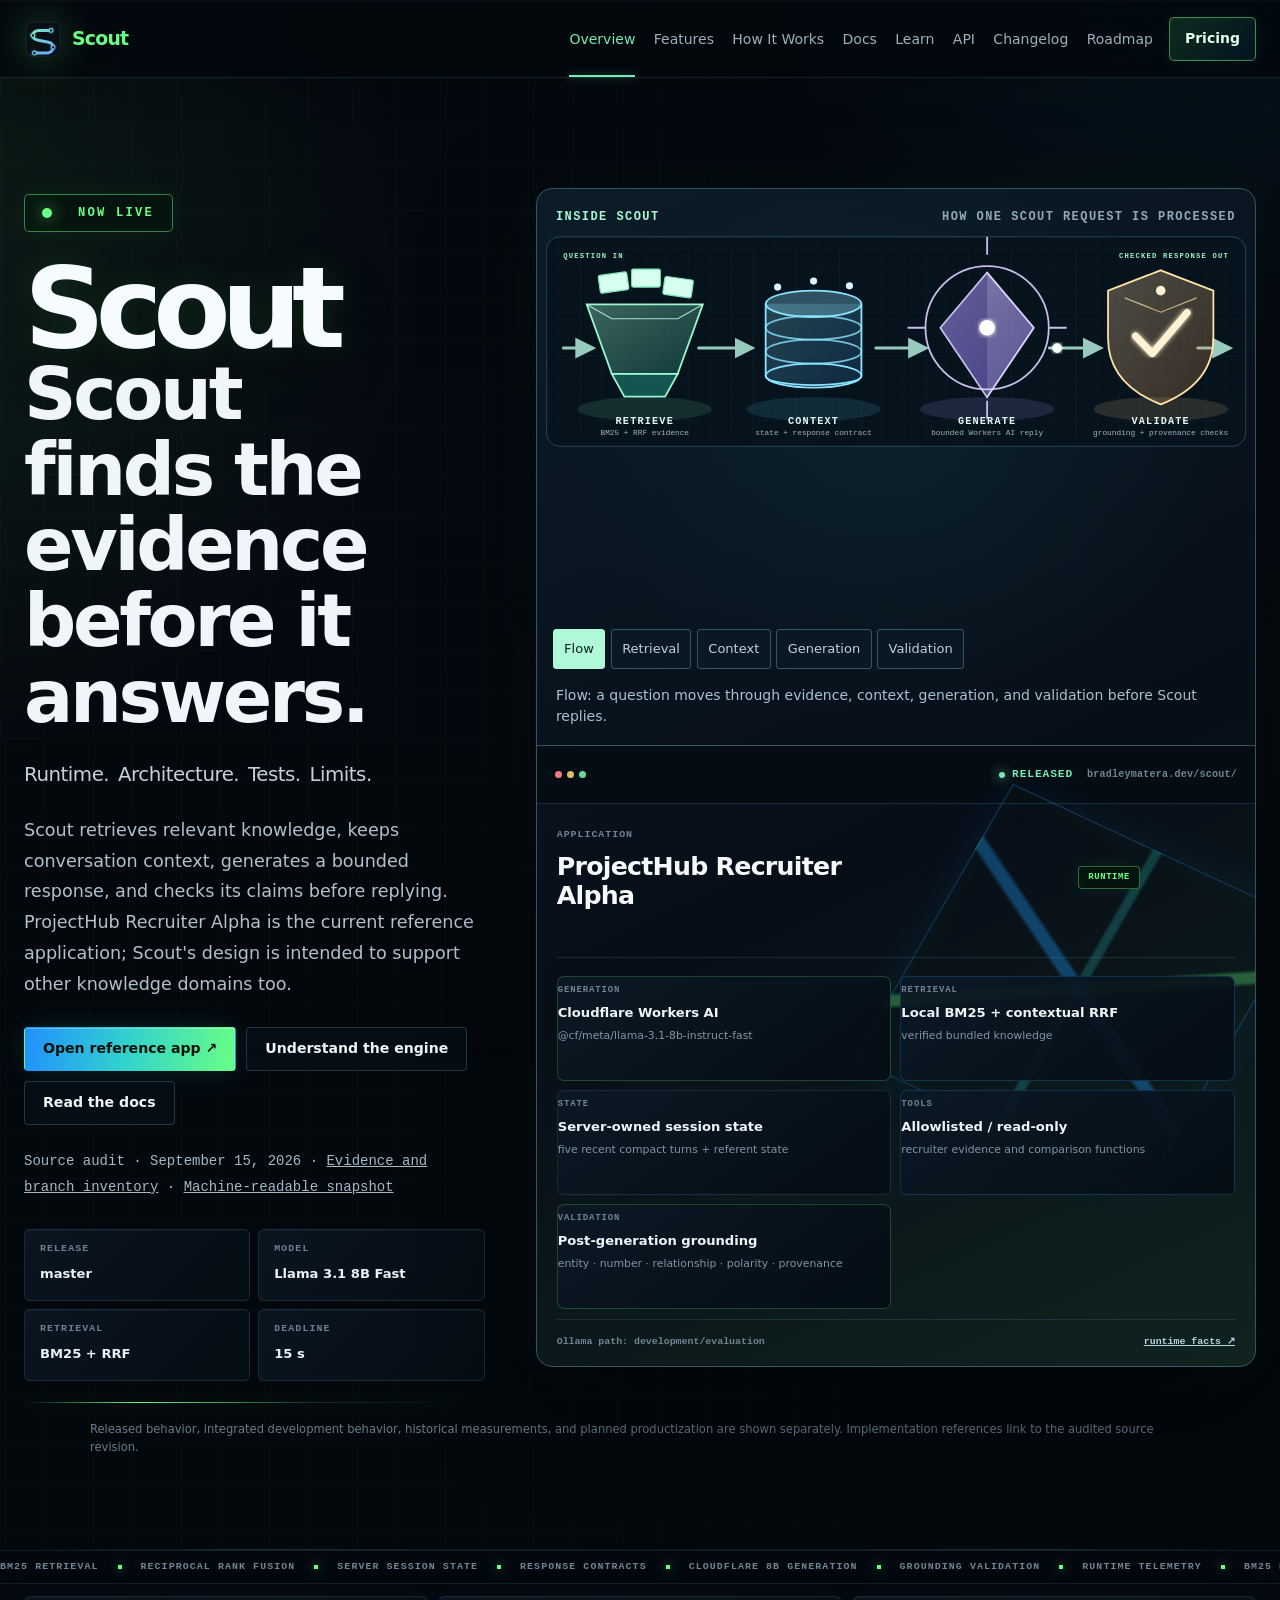
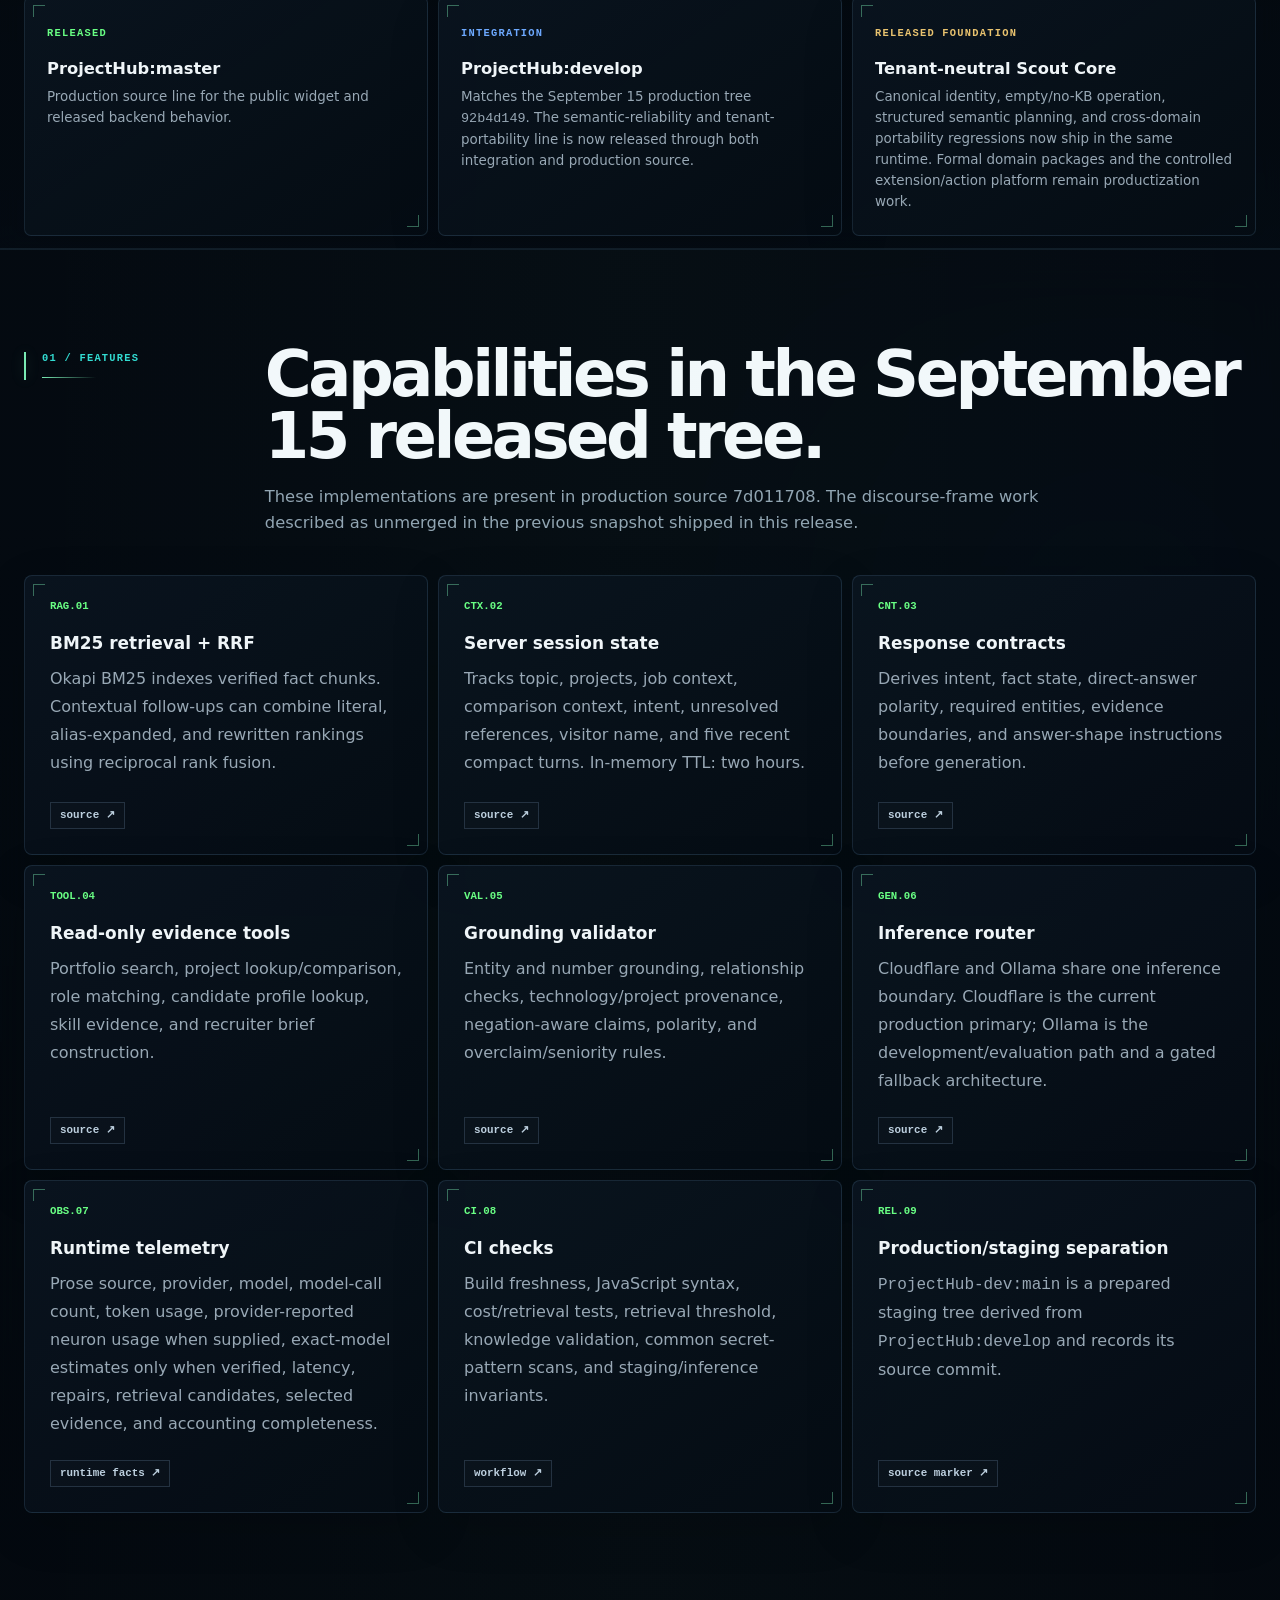
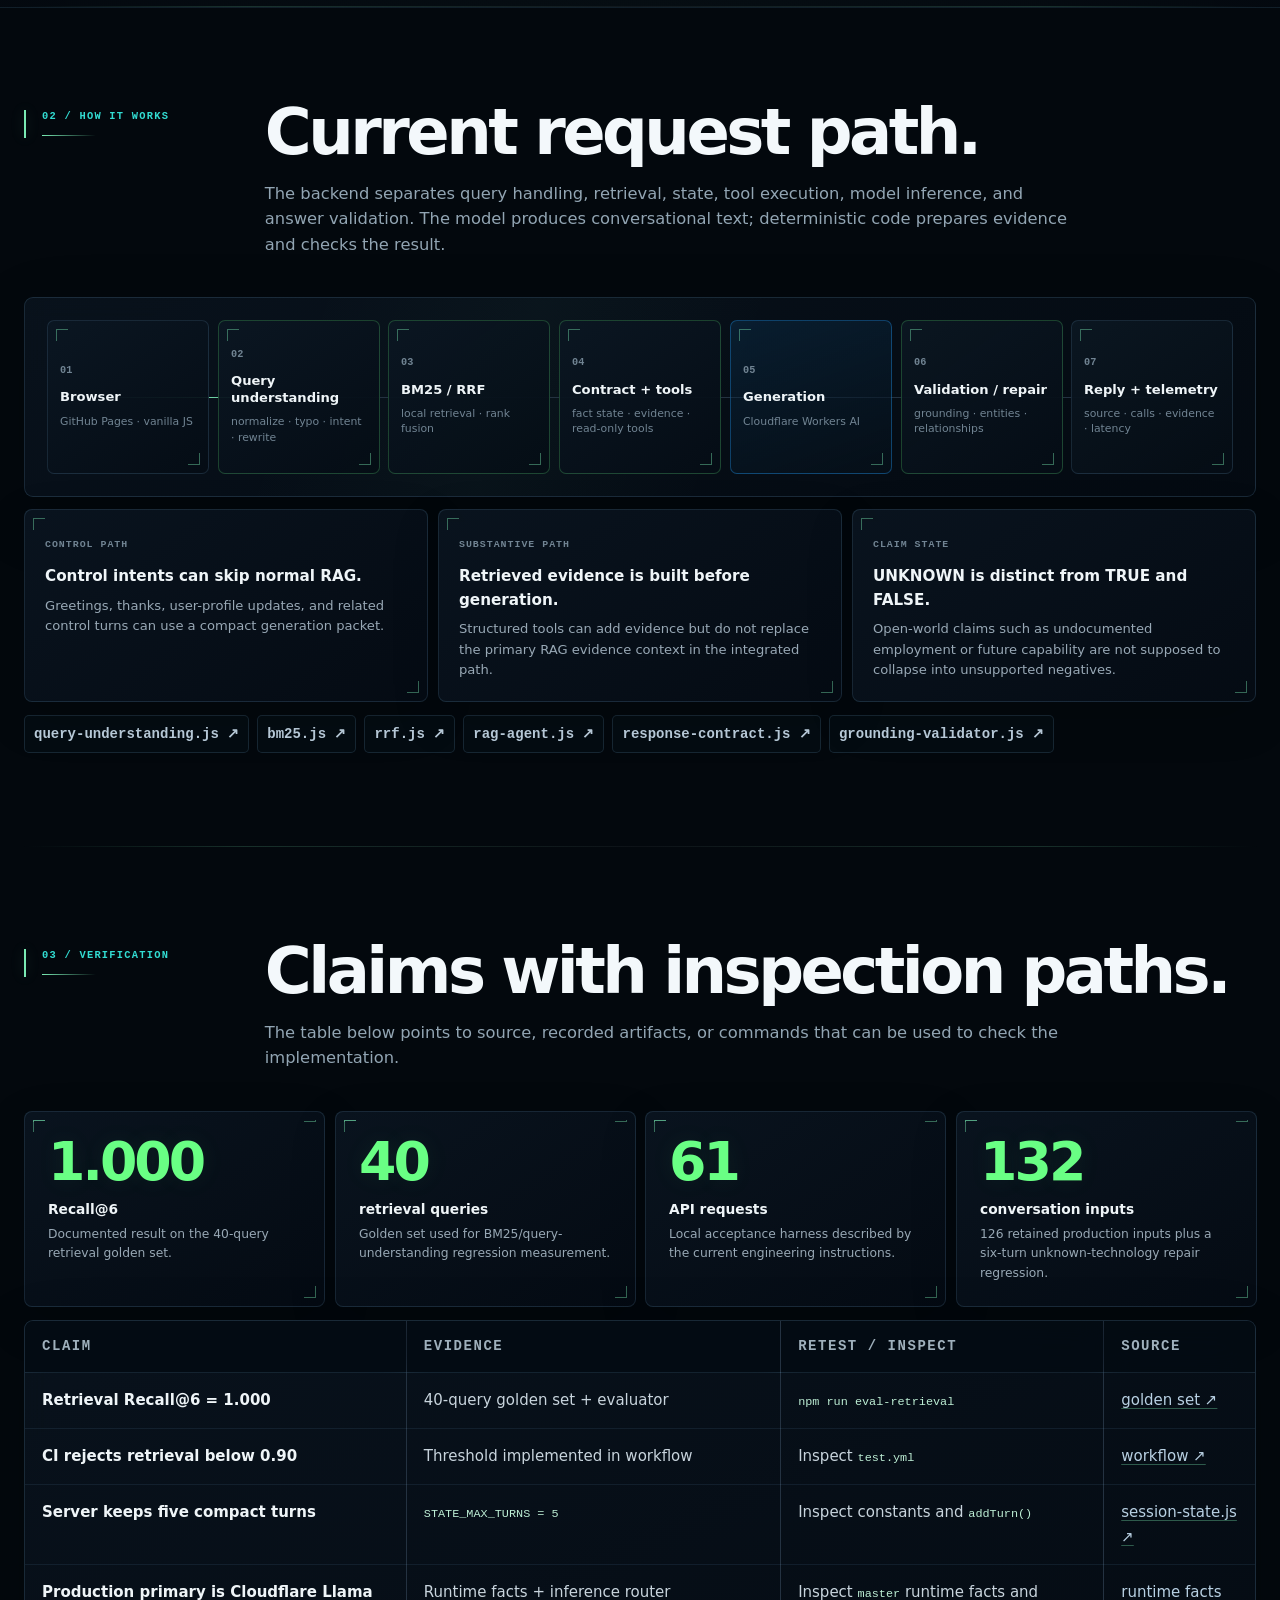
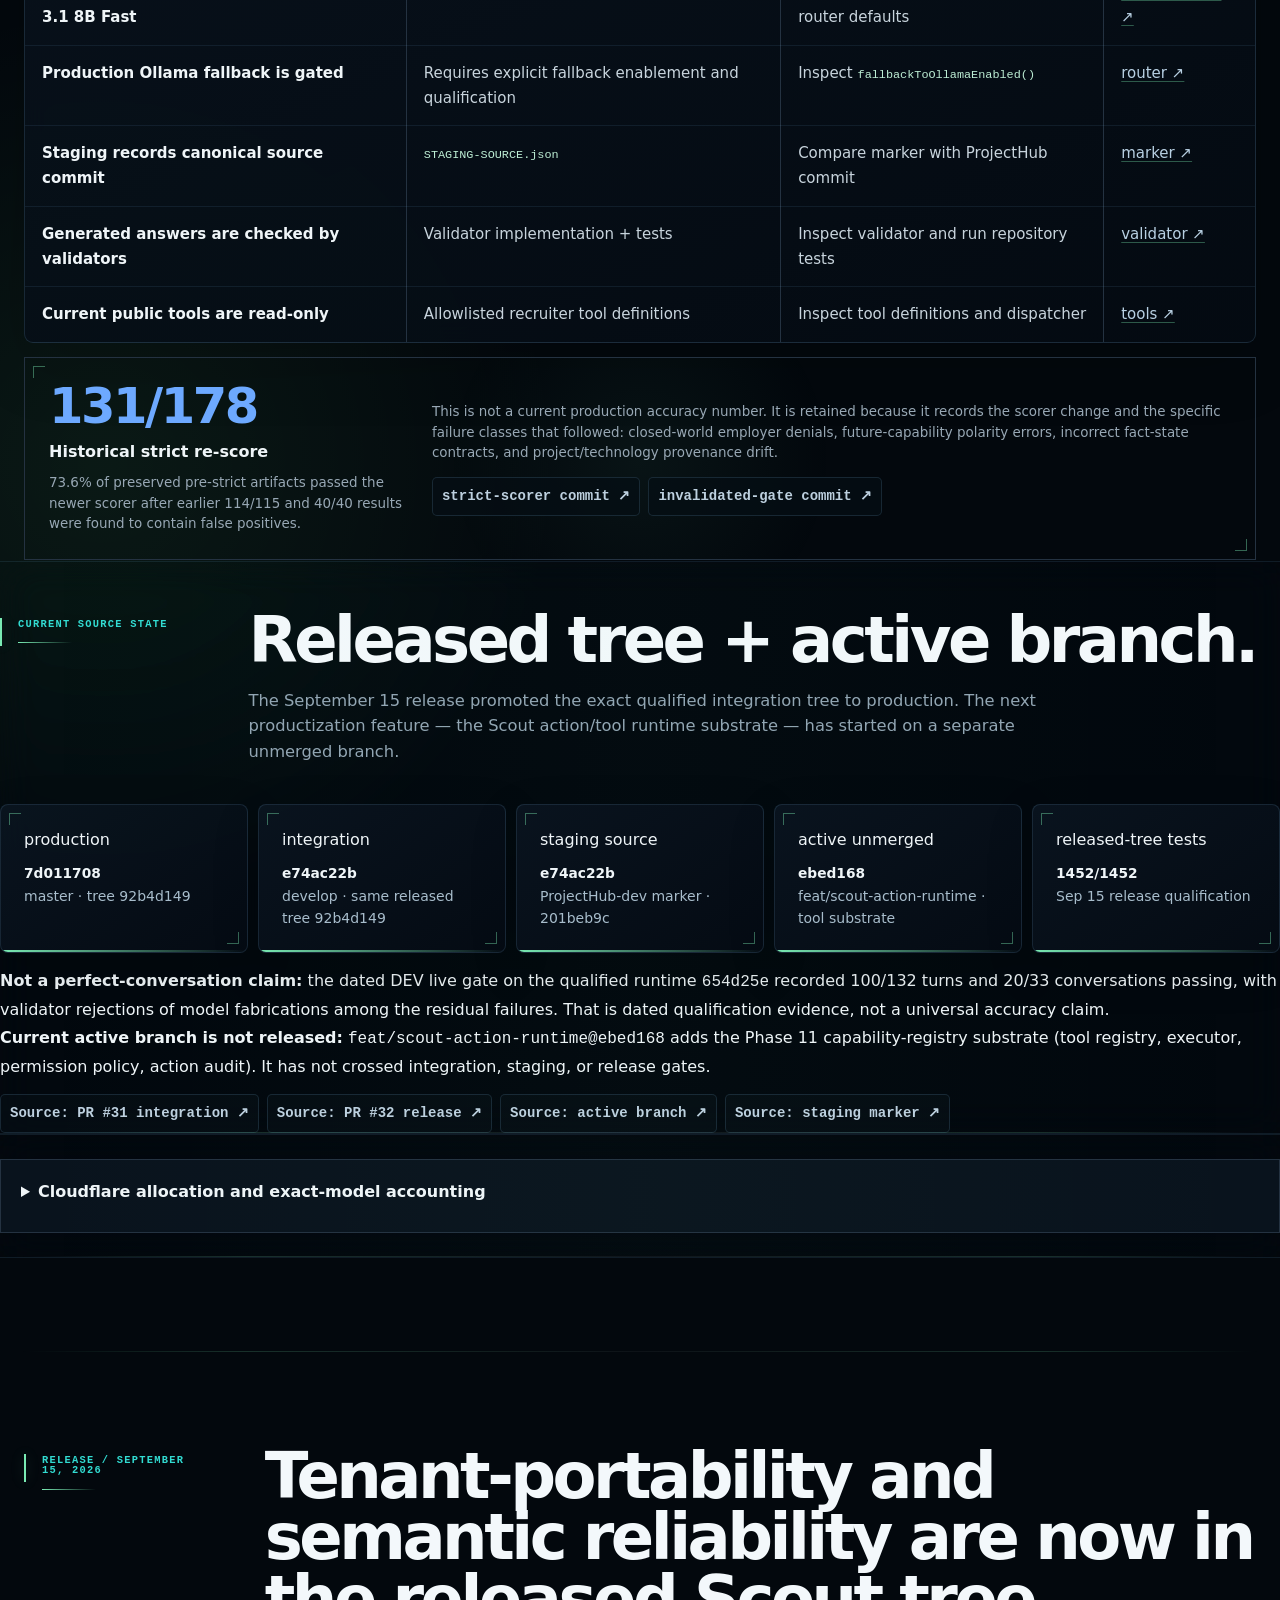
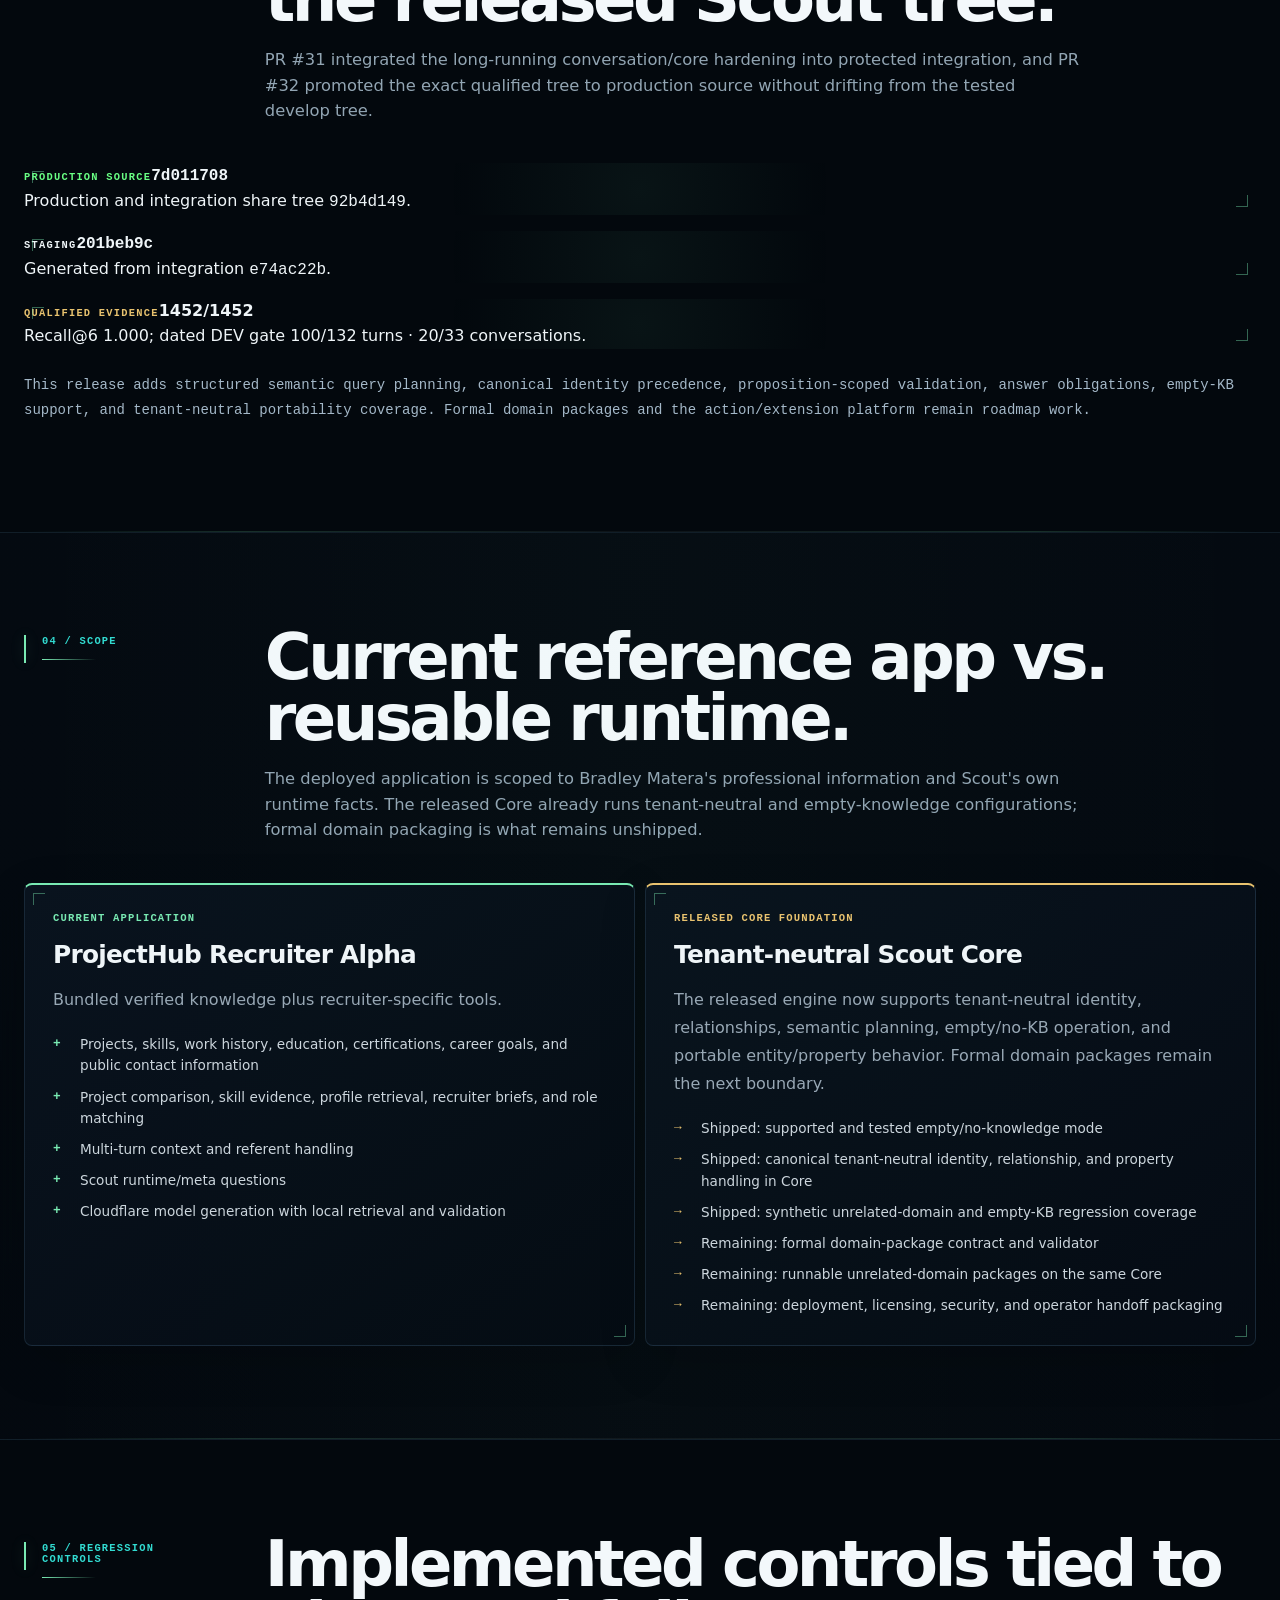
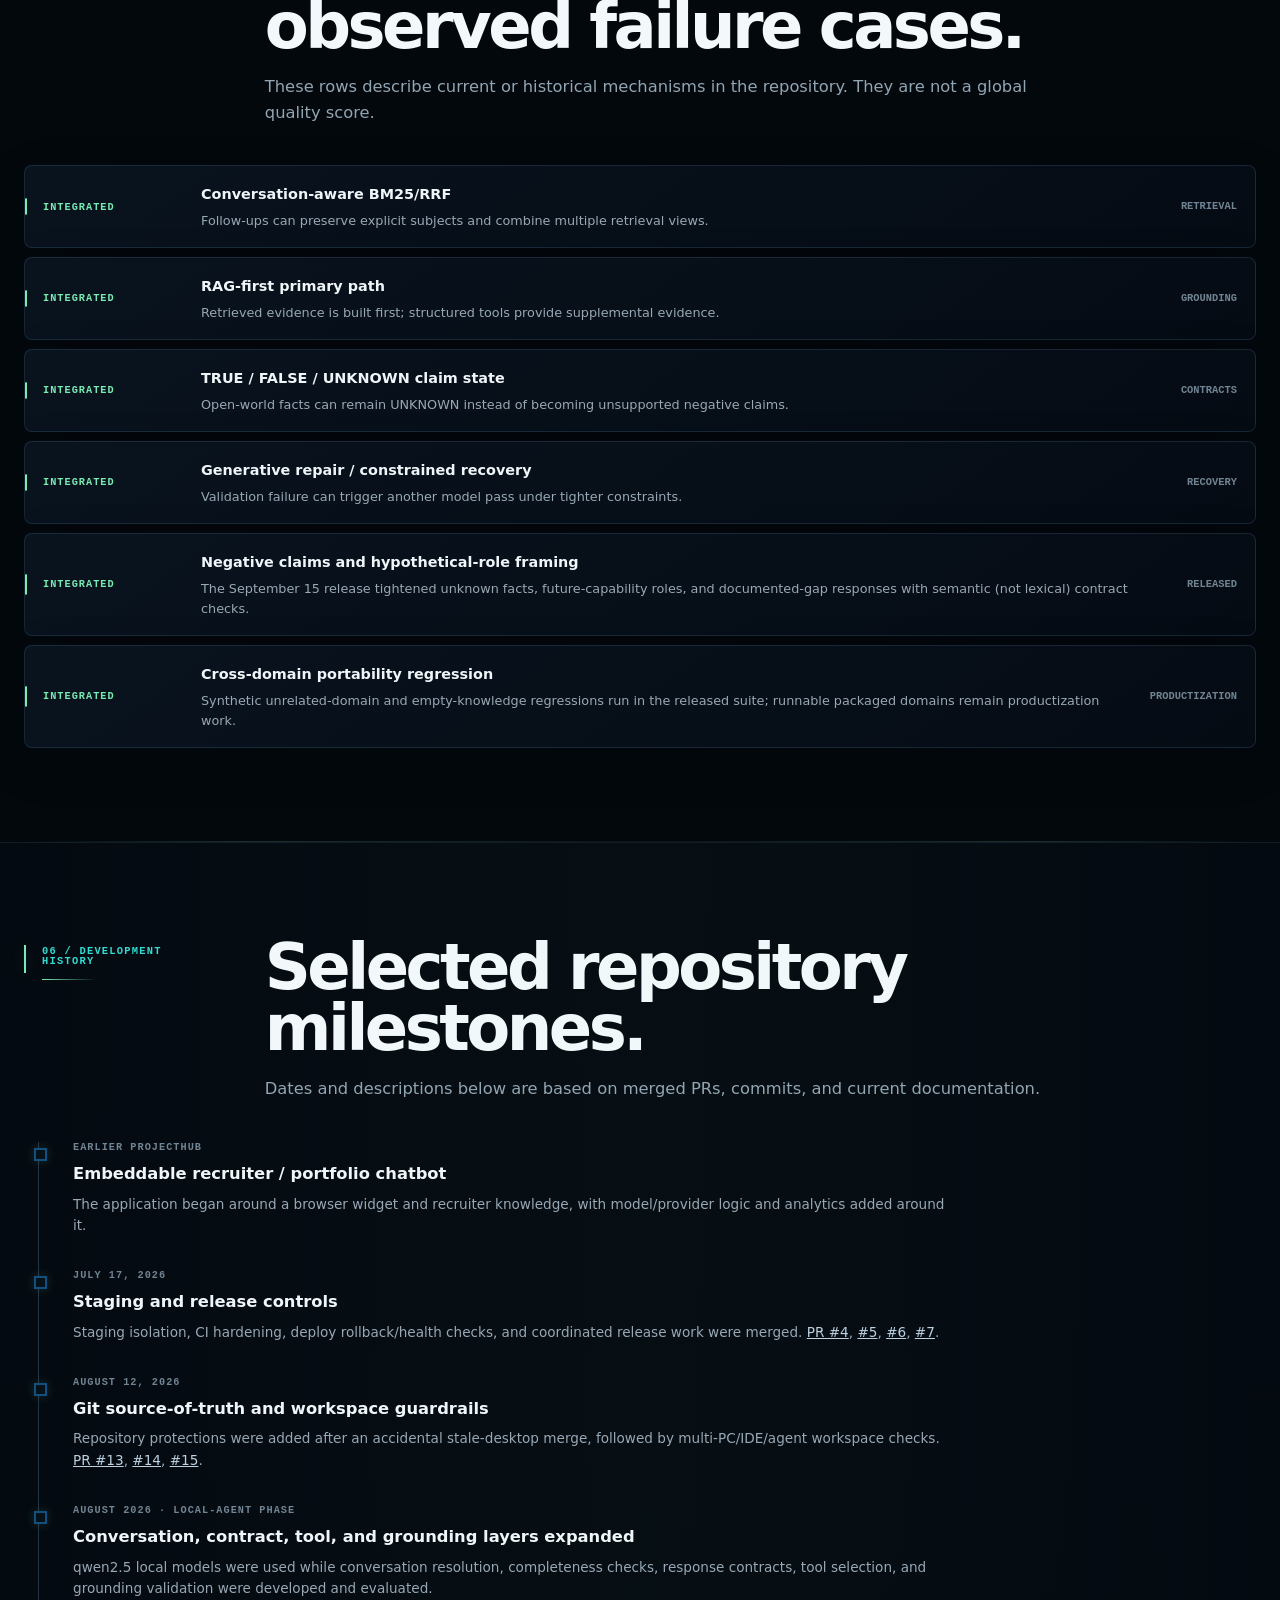
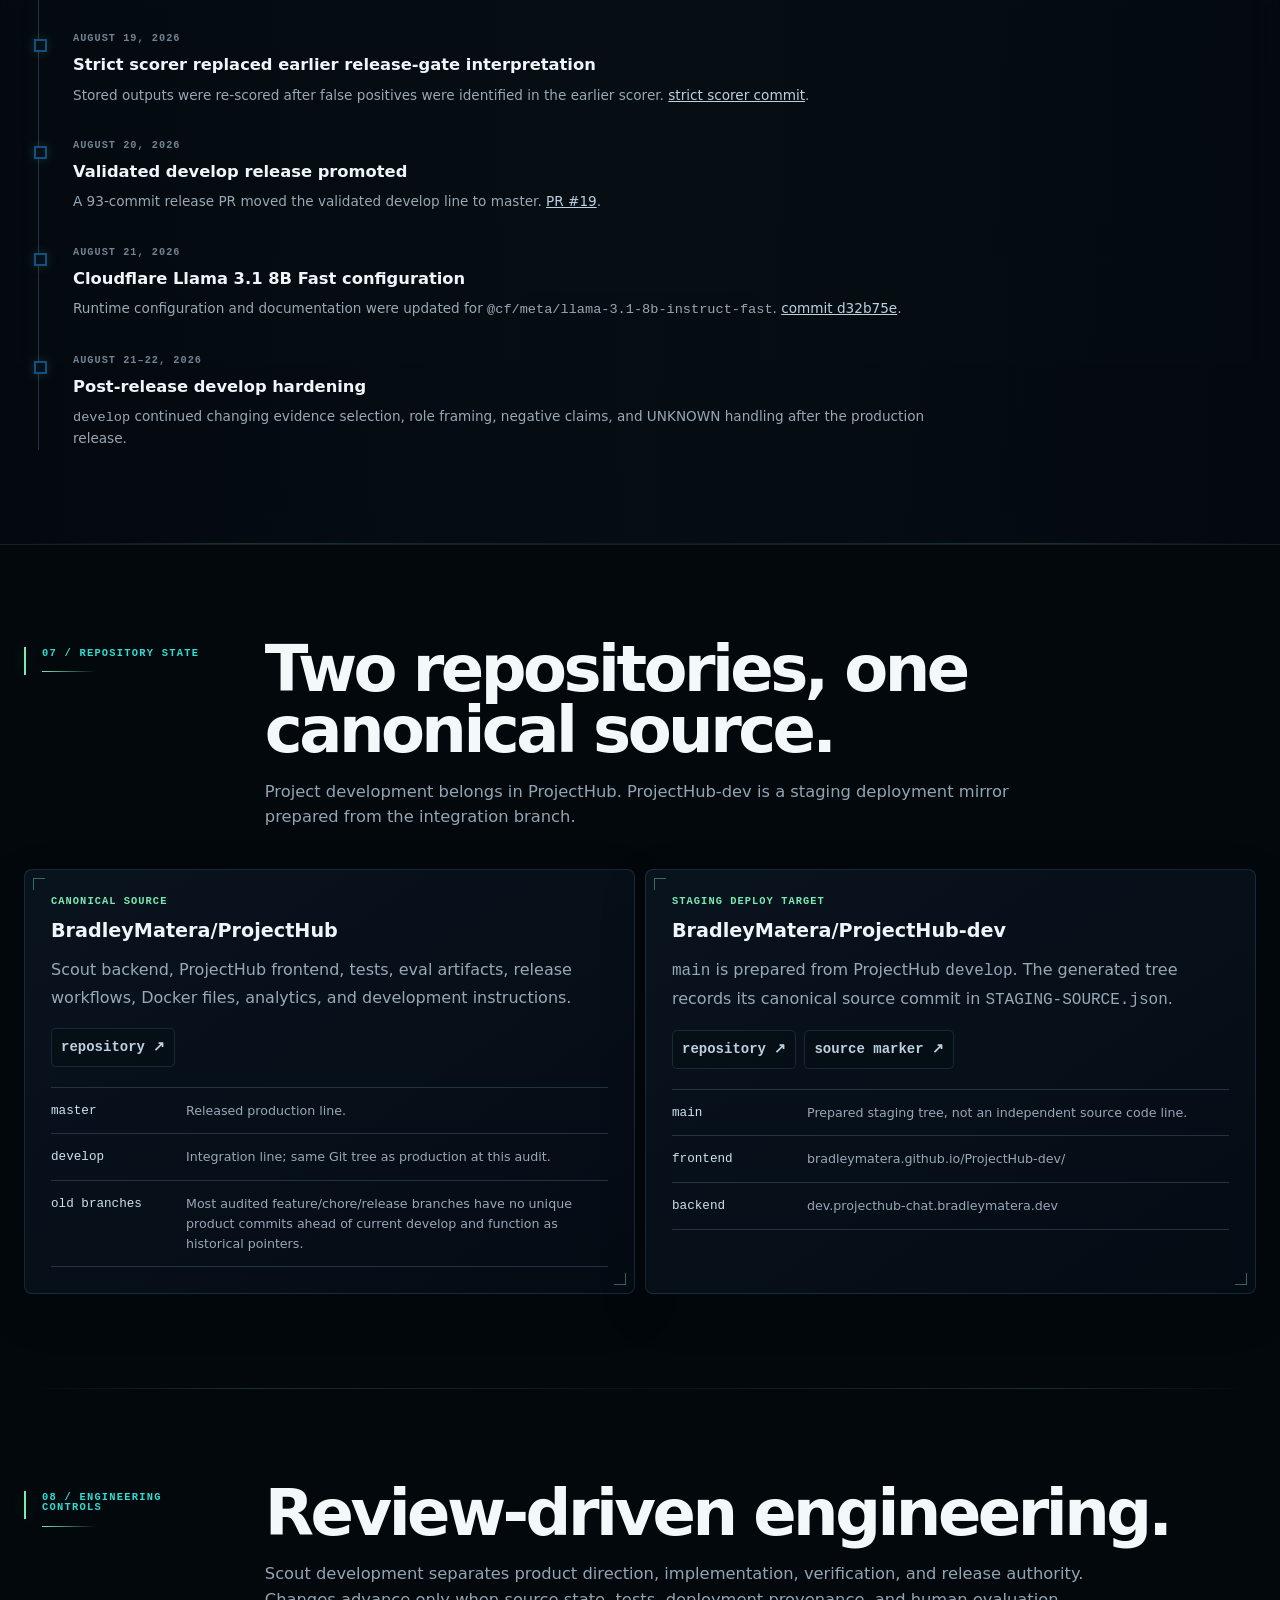
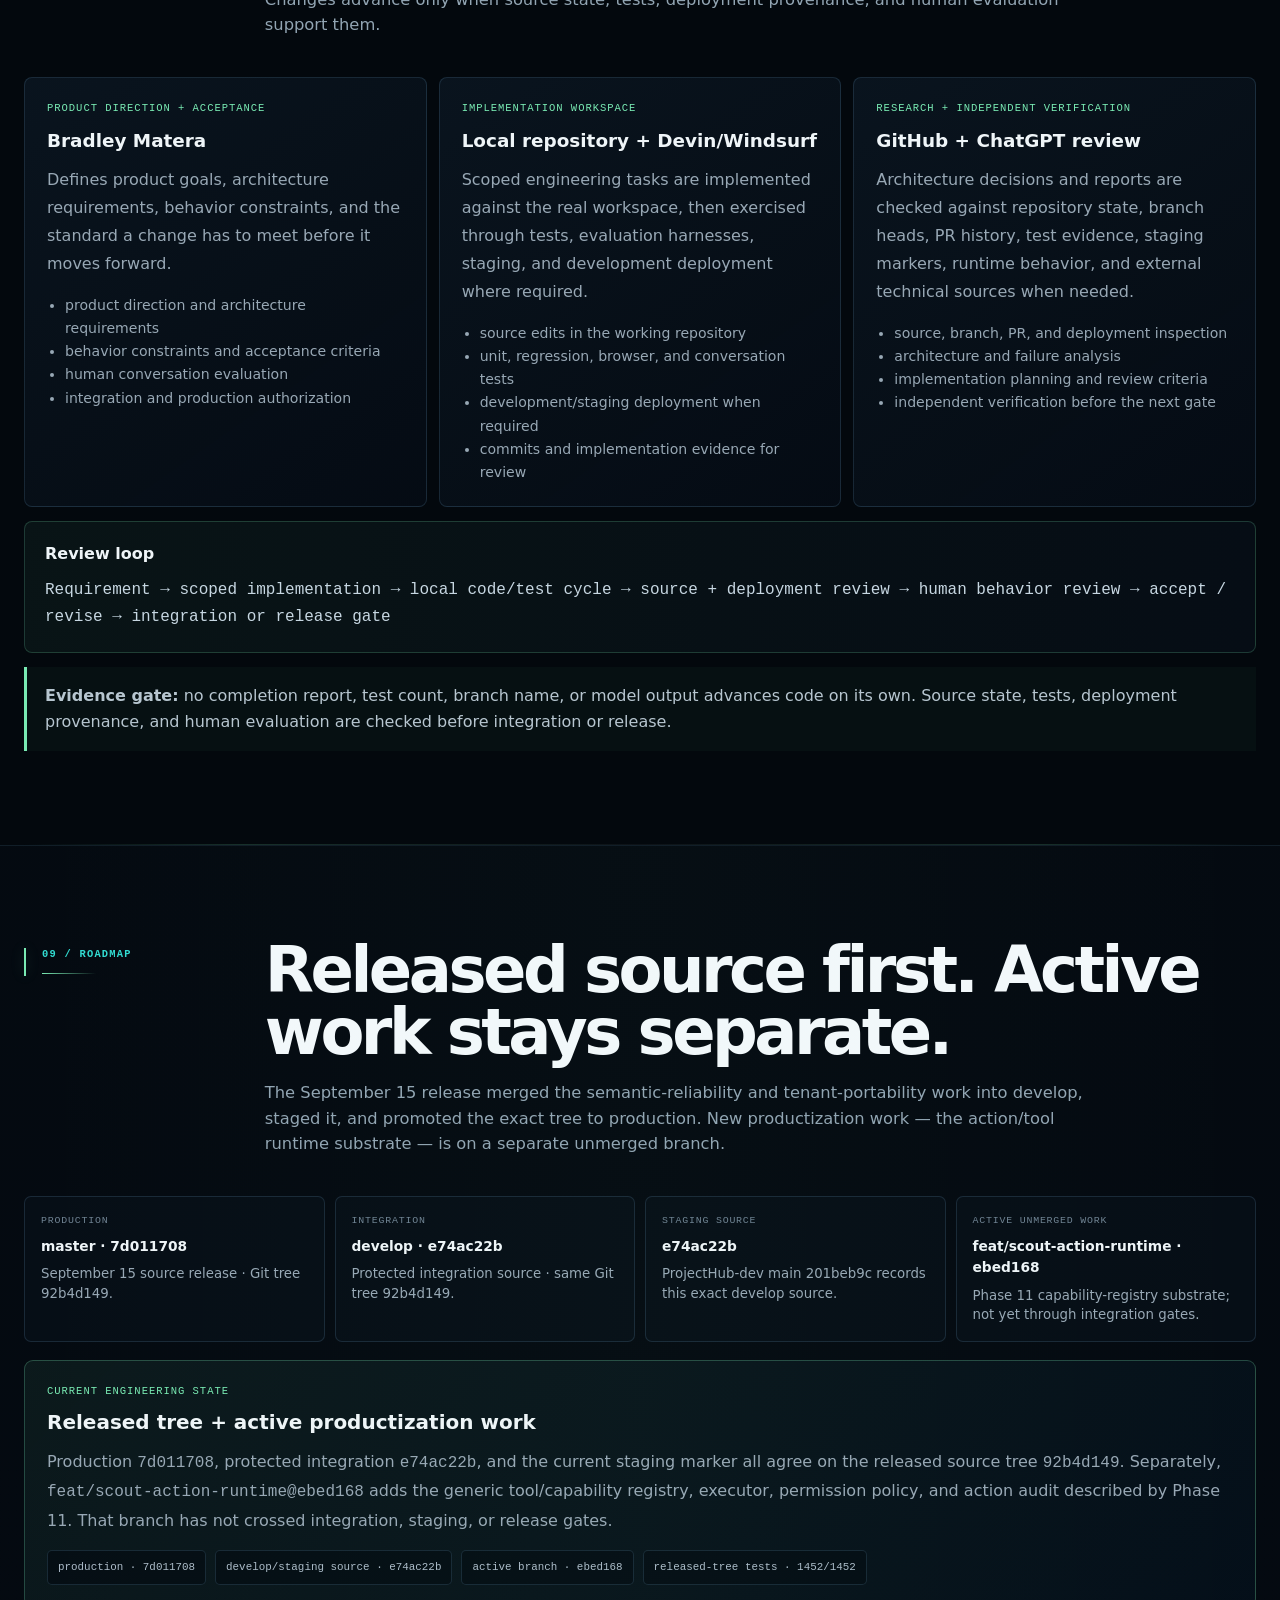
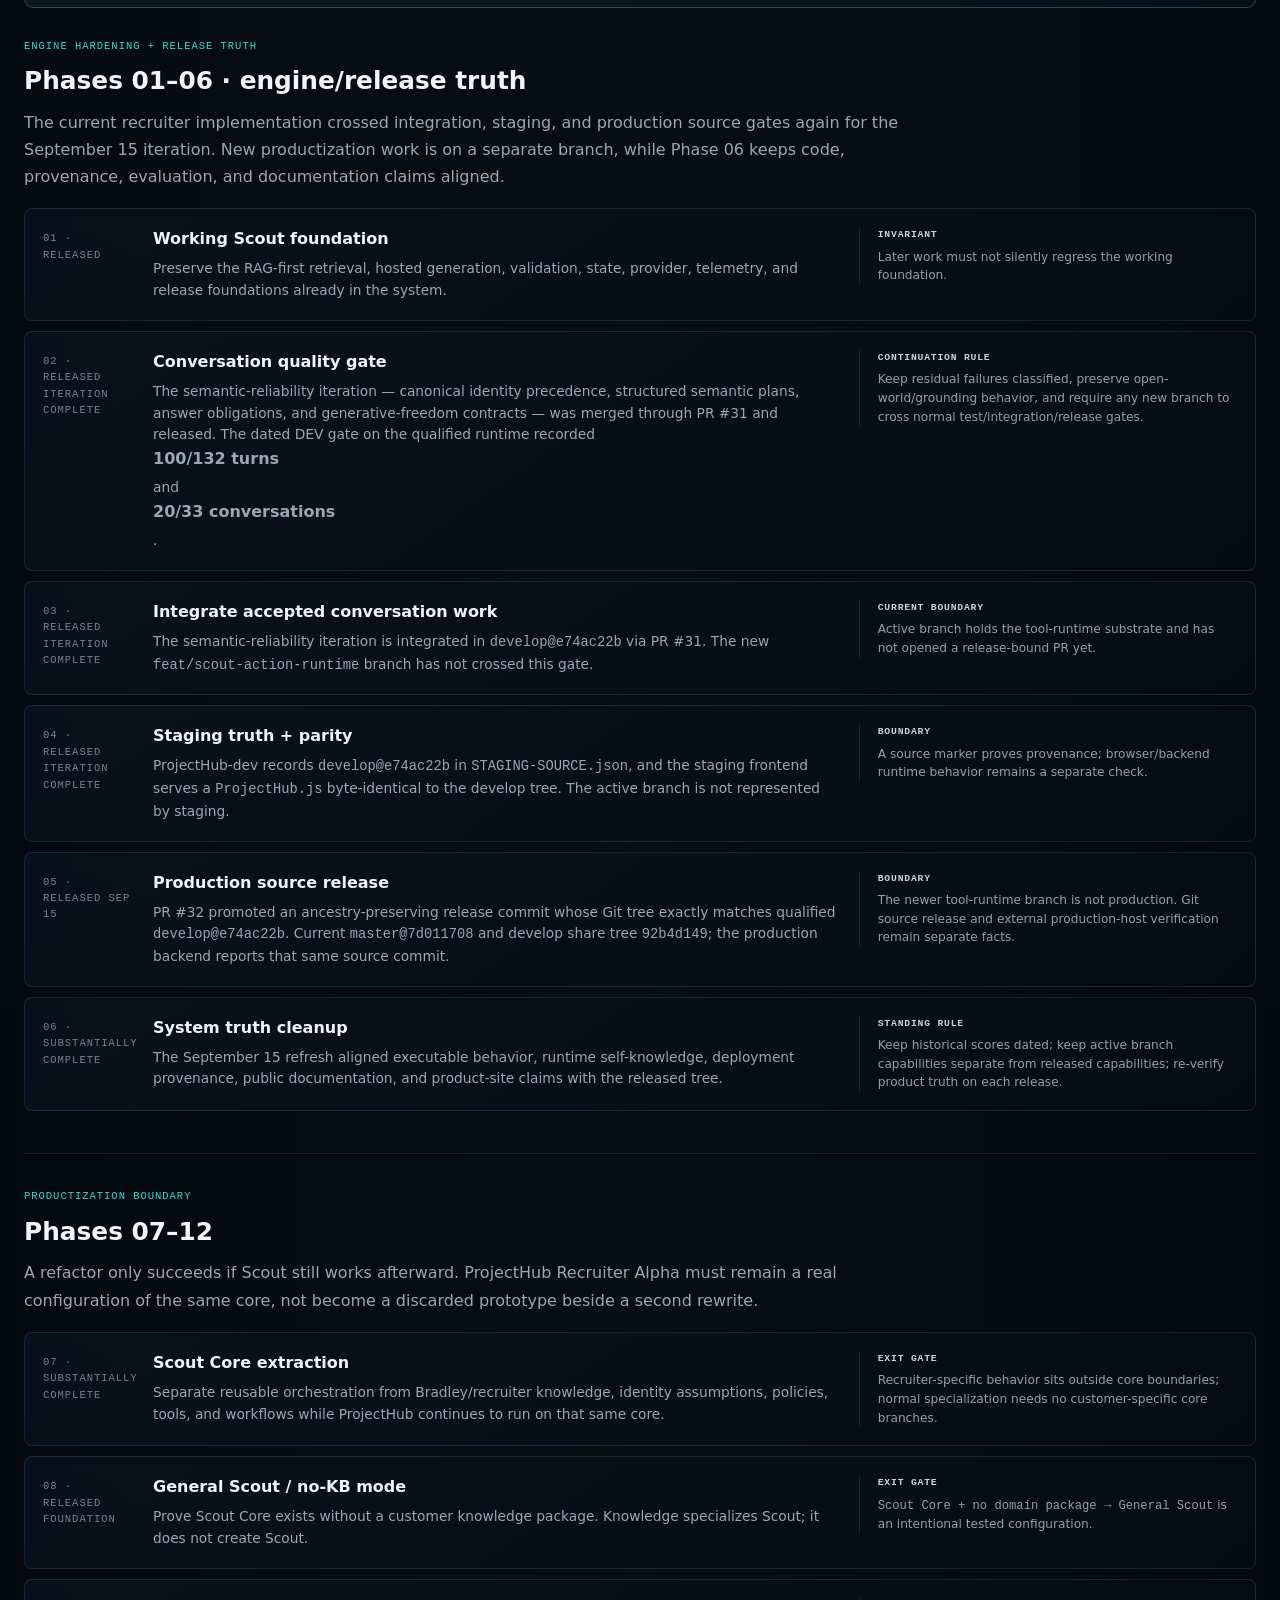
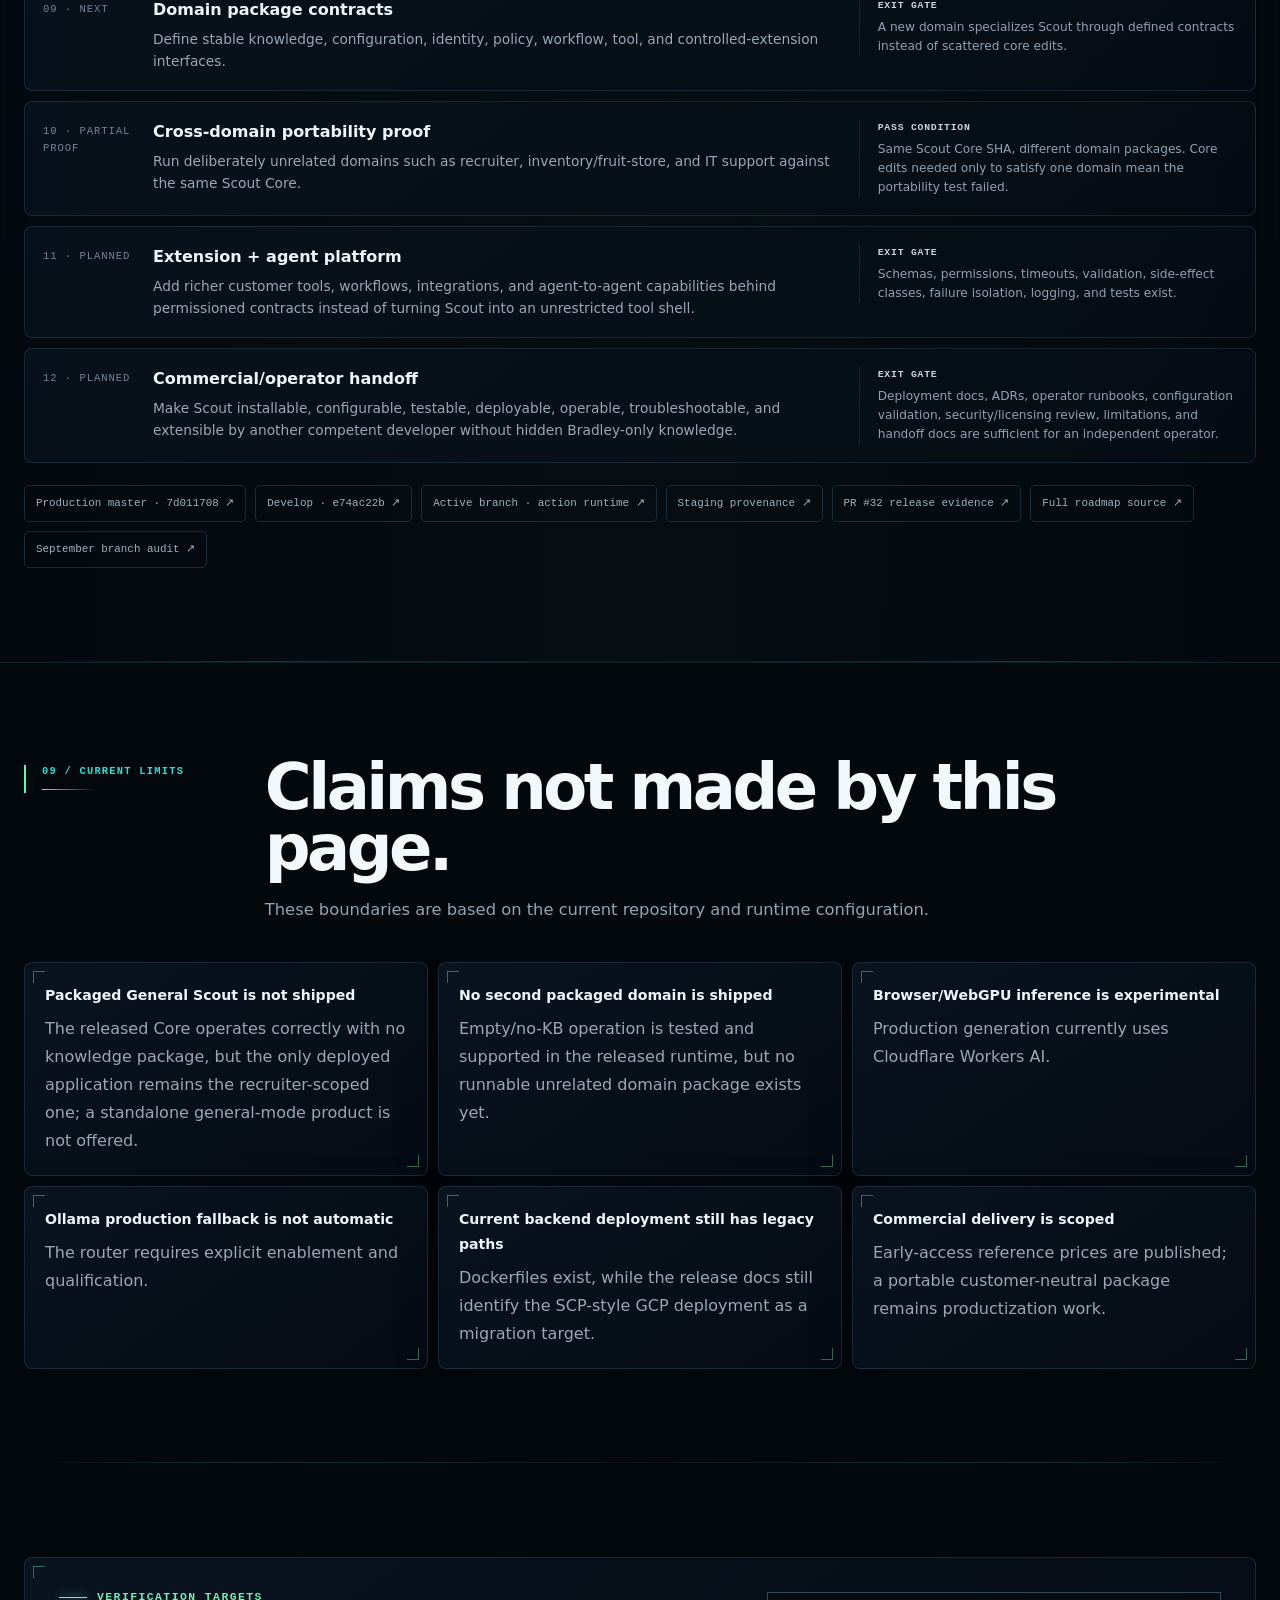
<file: index.html>
<!DOCTYPE html>
<html lang="en">
<head>
  <meta charset="UTF-8">
  <meta name="viewport" content="width=device-width, initial-scale=1.0">
  <meta name="theme-color" content="#070a0f">
  <meta name="color-scheme" content="dark">
  <meta name="description" content="Scout is a reusable conversational runtime that retrieves relevant knowledge, keeps conversation context, generates a bounded response, and checks its claims. ProjectHub Recruiter Alpha is the current reference application.">
  <meta property="og:title" content="Scout — Reusable conversational runtime">
  <meta property="og:description" content="Scout retrieves relevant knowledge, keeps context, generates a bounded reply, and checks its claims. The current reference application is ProjectHub Recruiter Alpha.">
  <meta property="og:type" content="website">
  <meta property="og:url" content="https://bradleymatera.github.io/Scout-product-page/">
  <meta property="og:image" content="https://bradleymatera.github.io/Scout-product-page/assets/scout-og.svg">
  <meta name="twitter:card" content="summary_large_image">
  <meta name="twitter:title" content="Scout — Reusable conversational runtime">
  <meta name="twitter:description" content="Scout retrieves relevant knowledge, keeps context, generates a bounded reply, and checks its claims. The current reference application is ProjectHub Recruiter Alpha.">
  <meta name="twitter:image" content="https://bradleymatera.github.io/Scout-product-page/assets/scout-og.svg">
  <link rel="canonical" href="https://bradleymatera.github.io/Scout-product-page/">
  <link rel="icon" href="./assets/scout-mark.svg" type="image/svg+xml">
  <link rel="manifest" href="./site.webmanifest">
  <link rel="stylesheet" href="./styles.css">
  <title>Scout — Reusable conversational runtime</title>
<link href="./enhancements.css" rel="stylesheet"><link href="./further-reading.css" rel="stylesheet"><link href="./launch.css?v=20260905-pipeline" rel="stylesheet"></head>
<body data-product-page="overview"><a class="skip-link" href="#main-content">Skip to content</a>
  <canvas id="ambient-three" aria-hidden="true"></canvas>
  <div class="page-grid" aria-hidden="true"></div>
  <div class="scan-line" aria-hidden="true"></div>
  <div class="scroll-progress" aria-hidden="true"><span></span></div>

  <header class="site-header">
    <div class="shell nav-shell"><a aria-label="Scout overview" href="./index.html#overview" class="brand"><img src="./assets/scout-mark.svg" alt="" width="38" height="38"><span>Scout</span></a><nav aria-label="Scout product navigation" class="nav-links"><a data-nav-key="overview" href="./index.html#overview">Overview</a><a data-nav-key="features" href="./index.html#features">Features</a><a data-nav-key="how-it-works" href="./index.html#how-it-works">How It Works</a><a data-nav-key="docs" href="./docs.html">Docs</a><a data-nav-key="learn" href="./learn.html">Learn</a><a data-nav-key="api" href="./api.html">API</a><a data-nav-key="changelog" href="./changelog.html">Changelog</a><a data-nav-key="roadmap" href="./index.html#roadmap">Roadmap</a></nav><a data-nav-key="pricing" href="./pricing.html" class="nav-source nav-pricing">Pricing</a></div>
  </header>

  <main id="main-content">
    <section id="overview" class="hero section-pad">
      <div class="shell hero-grid">
        <div class="hero-copy-block reveal visible">
          <div class="eyebrow">Reusable conversational runtime</div>
          <h1>Scout finds the evidence<br>before it answers.</h1>
          <p class="hero-copy">Scout retrieves relevant knowledge, keeps conversation context, generates a bounded response, and checks its claims before replying. ProjectHub Recruiter Alpha is the current reference application; Scout&apos;s design is intended to support other knowledge domains too.</p>
          <div class="hero-actions"><a class="button primary" href="https://bradleymatera.dev/recruiter" target="_blank" rel="noopener">Open reference app ↗</a><a class="button" href="./learn.html">Understand the engine</a><a class="button" href="./docs.html">Read the docs</a></div><p class="audit-stamp">Source audit · September 15, 2026 · <a href="https://github.com/BradleyMatera/Scout-product-page/blob/main/SCOUT-SOURCE-AUDIT.md">Evidence and branch inventory</a> · <a href="https://github.com/BradleyMatera/Scout-product-page/blob/main/source-state.json">Machine-readable snapshot</a></p>
          <div class="fact-rail" aria-label="Current production facts">
            <div><span>release</span><strong>master</strong></div>
            <div><span>model</span><strong>Llama 3.1 8B Fast</strong></div>
            <div><span>retrieval</span><strong>BM25 + RRF</strong></div>
            <div><span>deadline</span><strong>15 s</strong></div>
          </div>
        </div>

        <aside class="runtime-card scout-engine-panel reveal visible" aria-label="Current production runtime snapshot">
<figure class="scout-visual">
            <div class="scout-visual-heading"><span>Inside Scout</span><span>How one Scout request is processed</span></div>
            <div class="scout-visual-stage" data-scout-visual>
<svg class="scout-diagram" viewBox="0 0 1200 430" role="img" aria-labelledby="scout-diagram-title scout-diagram-desc" preserveAspectRatio="xMidYMid meet">
  <title id="scout-diagram-title">Scout request path</title>
  <desc id="scout-diagram-desc">An isometric illustration of four connected stages: retrieval gathers evidence, context assembles the request, generation writes a response, and validation checks it.</desc>
  <defs>
    <linearGradient id="sg" x1="0" y1="0" x2="1" y2="1"><stop stop-color="#9af7ce"/><stop offset="1" stop-color="#237b72"/></linearGradient>
    <linearGradient id="sb" x1="0" y1="0" x2="1" y2="1"><stop stop-color="#8ae3ff"/><stop offset="1" stop-color="#2769a8"/></linearGradient>
    <linearGradient id="sv" x1="0" y1="0" x2="1" y2="1"><stop stop-color="#ddd2ff"/><stop offset="1" stop-color="#6655bd"/></linearGradient>
    <linearGradient id="sa" x1="0" y1="0" x2="1" y2="1"><stop stop-color="#ffe2a9"/><stop offset="1" stop-color="#b76e36"/></linearGradient>
    <pattern id="grid" width="36" height="36" patternUnits="userSpaceOnUse"><path d="M36 0H0V36" fill="none" stroke="#315365" stroke-opacity=".28"/></pattern>
    <filter id="glow"><feGaussianBlur stdDeviation="4" result="b"/><feMerge><feMergeNode in="b"/><feMergeNode in="SourceGraphic"/></feMerge></filter>
    <marker id="arrow" viewBox="0 0 10 10" refX="8" refY="5" markerWidth="7" markerHeight="7" orient="auto-start-reverse"><path d="M0 0L10 5L0 10Z" fill="#bdf9e6"/></marker>
  </defs>
  <rect x="16" y="18" width="1168" height="350" rx="22" fill="#06131d" stroke="#3d6374"/>
  <rect x="28" y="30" width="1144" height="326" rx="16" fill="url(#grid)"/>
  <g class="diagram-flow" fill="none" stroke="#bdf9e6" stroke-width="5" stroke-linecap="round" marker-end="url(#arrow)" opacity=".8">
    <path d="M44 204H92"/><path d="M270 204H358"/><path d="M566 204H648"/><path d="M856 204H940"/><path d="M1104 204H1156"/>
  </g>
  <g class="diagram-packet" filter="url(#glow)"><circle cx="44" cy="204" r="8" fill="#f3fff9"><animate attributeName="cx" values="44;260;358;556;648;846;940;1094;1156" dur="6s" repeatCount="indefinite"/></circle></g>
  <g class="diagram-stage" data-stage="1">
    <g class="diagram-shadow"><ellipse cx="180" cy="306" rx="112" ry="20" fill="#78e6b4" opacity=".12"/></g>
    <path d="M83 131L277 131L235 247L125 247Z" fill="url(#sg)" fill-opacity=".36" stroke="#9af7ce" stroke-width="3"/>
    <path d="M125 247L235 247L214 285L146 285Z" fill="#1b7066" fill-opacity=".72" stroke="#9af7ce" stroke-width="3"/>
    <path d="M83 131L125 155L235 155L277 131" fill="none" stroke="#c7ffe9" stroke-opacity=".8" stroke-width="2"/>
    <g fill="#d7fff0" stroke="#78e6b4" stroke-width="2"><rect x="102" y="83" width="48" height="30" rx="3" transform="rotate(-8 102 83)"/><rect x="158" y="72" width="48" height="30" rx="3"/><rect x="214" y="84" width="48" height="30" rx="3" transform="rotate(8 214 84)"/></g>
    <text x="180" y="330" text-anchor="middle" class="diagram-name">RETRIEVE</text><text x="180" y="349" text-anchor="middle" class="diagram-sub">BM25 + RRF evidence</text>
  </g>
  <g class="diagram-stage" data-stage="2">
    <g class="diagram-shadow"><ellipse cx="462" cy="306" rx="112" ry="20" fill="#62c9f2" opacity=".12"/></g>
    <path d="M382 130V250C382 271 542 271 542 250V130" fill="url(#sb)" fill-opacity=".24" stroke="#8ae3ff" stroke-width="3"/>
    <ellipse cx="462" cy="130" rx="80" ry="22" fill="#8ae3ff" fill-opacity=".3" stroke="#8ae3ff" stroke-width="3"/>
    <ellipse cx="462" cy="170" rx="80" ry="20" fill="none" stroke="#8ae3ff" stroke-width="3" opacity=".8"/>
    <ellipse cx="462" cy="210" rx="80" ry="20" fill="none" stroke="#8ae3ff" stroke-width="3" opacity=".8"/>
    <ellipse cx="462" cy="250" rx="80" ry="20" fill="none" stroke="#8ae3ff" stroke-width="3"/>
    <g fill="#d7f6ff"><circle cx="402" cy="102" r="6"/><circle cx="522" cy="100" r="6"/><circle cx="462" cy="92" r="6"/></g>
    <text x="462" y="330" text-anchor="middle" class="diagram-name">CONTEXT</text><text x="462" y="349" text-anchor="middle" class="diagram-sub">state + response contract</text>
  </g>
  <g class="diagram-stage" data-stage="3">
    <g class="diagram-shadow"><ellipse cx="752" cy="306" rx="112" ry="20" fill="#a59bff" opacity=".14"/></g>
    <path d="M752 78L830 170L752 286L674 170Z" fill="url(#sv)" fill-opacity=".48" stroke="#e0dcff" stroke-width="3"/>
    <path d="M752 78L752 286L674 170Z" fill="#594da9" fill-opacity=".42"/><path d="M752 78L830 170L752 286Z" fill="#b6aaff" fill-opacity=".28"/>
    <g fill="none" stroke="#ddd2ff" stroke-width="3" opacity=".9"><circle cx="752" cy="170" r="103"/><path d="M752 48V18M855 170H885M752 292V322M649 170H619"/></g>
    <circle cx="752" cy="170" r="13" fill="#fff" filter="url(#glow)"/>
    <text x="752" y="330" text-anchor="middle" class="diagram-name">GENERATE</text><text x="752" y="349" text-anchor="middle" class="diagram-sub">bounded Workers AI reply</text>
  </g>
  <g class="diagram-stage" data-stage="4">
    <g class="diagram-shadow"><ellipse cx="1042" cy="306" rx="112" ry="20" fill="#ffca82" opacity=".14"/></g>
    <path d="M1042 74L1130 108V187C1130 243 1095 277 1042 298C989 277 954 243 954 187V108Z" fill="url(#sa)" fill-opacity=".28" stroke="#ffe2a9" stroke-width="3"/>
    <path d="M1000 184L1028 213L1086 145" fill="none" stroke="#fff3d3" stroke-width="12" stroke-linecap="round" stroke-linejoin="round" filter="url(#glow)"/>
    <circle cx="1042" cy="108" r="8" fill="#fff3d3"/><path d="M982 120L1042 144L1102 120" fill="none" stroke="#ffe2a9" stroke-width="2" opacity=".7"/>
    <text x="1042" y="330" text-anchor="middle" class="diagram-name">VALIDATE</text><text x="1042" y="349" text-anchor="middle" class="diagram-sub">grounding + provenance checks</text>
  </g>
  <text x="44" y="54" class="diagram-kicker">QUESTION IN</text><text x="1156" y="54" text-anchor="end" class="diagram-kicker">CHECKED RESPONSE OUT</text>
</svg>
</div>
            <div class="scout-visual-controls" data-scene-controls hidden>
              <div class="scout-stage-buttons" role="group" aria-label="Explore the architecture">
                <button type="button" data-scene-stage="0" aria-pressed="true">Flow</button>
                <button type="button" data-scene-stage="1" aria-pressed="false">Retrieval</button>
                <button type="button" data-scene-stage="2" aria-pressed="false">Context</button>
                <button type="button" data-scene-stage="3" aria-pressed="false">Generation</button>
                <button type="button" data-scene-stage="4" aria-pressed="false">Validation</button>
              </div>
            </div>
            <figcaption data-scene-caption aria-live="polite">Flow: a question moves through evidence, context, generation, and validation before Scout replies.</figcaption>
          </figure>
          <div class="runtime-header">
            <div><span class="terminal-dot"></span><span class="terminal-dot"></span><span class="terminal-dot"></span></div>
            <span>scout.runtime / master</span>
            <span class="runtime-live"><i></i> released</span>
          </div>
          <div class="runtime-body">
            <div class="runtime-title-row">
              <div>
                <span class="micro-label">application</span>
                <h2>ProjectHub Recruiter Alpha</h2>
              </div>
              <div class="runtime-pulse" aria-hidden="true"><span></span><span></span><span></span><span></span><span></span></div>
            </div>
            <div class="runtime-lines">
              <div class="runtime-line"><span>generation</span><strong>Cloudflare Workers AI</strong><small>@cf/meta/llama-3.1-8b-instruct-fast</small></div>
              <div class="runtime-line"><span>retrieval</span><strong>Local BM25 + contextual RRF</strong><small>verified bundled knowledge</small></div>
              <div class="runtime-line"><span>state</span><strong>Server-owned session state</strong><small>five recent compact turns + referent state</small></div>
              <div class="runtime-line"><span>tools</span><strong>Allowlisted / read-only</strong><small>recruiter evidence and comparison functions</small></div>
              <div class="runtime-line"><span>validation</span><strong>Post-generation grounding</strong><small>entity · number · relationship · polarity · provenance</small></div>
            </div>
            <div class="runtime-footer">
              <span>Ollama path: development/evaluation</span>
              <a href="https://github.com/BradleyMatera/ProjectHub/blob/7d01170830949a0ef85da58bab6a0a2b266b0e9c/data/scout-runtime-knowledge.json" target="_blank" rel="noopener">runtime facts ↗</a>
            </div>
          </div>
        </aside>
      </div>
      <div class="shell hero-note">Released behavior, integrated development behavior, historical measurements, and planned productization are shown separately. Implementation references link to the audited source revision.</div>
    </section>

    <section class="ticker-band" aria-hidden="true">
      <div class="ticker-track">
        <span>BM25 RETRIEVAL</span><i></i><span>RECIPROCAL RANK FUSION</span><i></i><span>SERVER SESSION STATE</span><i></i><span>RESPONSE CONTRACTS</span><i></i><span>CLOUDFLARE 8B GENERATION</span><i></i><span>GROUNDING VALIDATION</span><i></i><span>RUNTIME TELEMETRY</span><i></i>
        <span>BM25 RETRIEVAL</span><i></i><span>RECIPROCAL RANK FUSION</span><i></i><span>SERVER SESSION STATE</span><i></i><span>RESPONSE CONTRACTS</span><i></i><span>CLOUDFLARE 8B GENERATION</span><i></i><span>GROUNDING VALIDATION</span><i></i><span>RUNTIME TELEMETRY</span><i></i>
      </div>
    </section>

    <section class="source-band" aria-label="Current source state">
      <div class="shell source-grid">
        <article class="fx-card" data-tilt="3">
          <span class="state-tag state-prod">Released</span>
          <strong>ProjectHub:master</strong>
          <p>Production source line for the public widget and released backend behavior.</p>
        </article>
        <article class="fx-card" data-tilt="3">
          <span class="state-tag state-dev">Integration</span>
          <strong>ProjectHub:develop</strong>
          <p>Matches the September 15 production tree <code>92b4d149</code>. The semantic-reliability and tenant-portability line is now released through both integration and production source.</p>
        </article>
        <article class="fx-card" data-tilt="3">
          <span class="state-tag state-plan">Released foundation</span>
          <strong>Tenant-neutral Scout Core</strong>
          <p>Canonical identity, empty/no-KB operation, structured semantic planning, and cross-domain portability regressions now ship in the same runtime. Formal domain packages and the controlled extension/action platform remain productization work.</p>
        </article>
      </div>
    </section>

    <section class="section-pad section-dark" id="features">
      <div class="shell">
        <header class="section-head reveal visible">
          <div class="section-index">01 / Features</div>
          <div><h2>Capabilities in the September 15 released tree.</h2><p>These implementations are present in production source 7d011708. The discourse-frame work described as unmerged in the previous snapshot shipped in this release.</p></div>
        </header>

        <div class="component-grid reveal visible">
          <article class="component-card fx-card" data-tilt="5"><div class="component-code">RAG.01</div><h3>BM25 retrieval + RRF</h3><p>Okapi BM25 indexes verified fact chunks. Contextual follow-ups can combine literal, alias-expanded, and rewritten rankings using reciprocal rank fusion.</p><a href="https://github.com/BradleyMatera/ProjectHub/blob/7d01170830949a0ef85da58bab6a0a2b266b0e9c/lib/bm25.js" target="_blank" rel="noopener">source ↗</a></article>
          <article class="component-card fx-card" data-tilt="5"><div class="component-code">CTX.02</div><h3>Server session state</h3><p>Tracks topic, projects, job context, comparison context, intent, unresolved references, visitor name, and five recent compact turns. In-memory TTL: two hours.</p><a href="https://github.com/BradleyMatera/ProjectHub/blob/7d01170830949a0ef85da58bab6a0a2b266b0e9c/lib/session-state.js" target="_blank" rel="noopener">source ↗</a></article>
          <article class="component-card fx-card" data-tilt="5"><div class="component-code">CNT.03</div><h3>Response contracts</h3><p>Derives intent, fact state, direct-answer polarity, required entities, evidence boundaries, and answer-shape instructions before generation.</p><a href="https://github.com/BradleyMatera/ProjectHub/blob/7d01170830949a0ef85da58bab6a0a2b266b0e9c/lib/response-contract.js" target="_blank" rel="noopener">source ↗</a></article>
          <article class="component-card fx-card" data-tilt="5"><div class="component-code">TOOL.04</div><h3>Read-only evidence tools</h3><p>Portfolio search, project lookup/comparison, role matching, candidate profile lookup, skill evidence, and recruiter brief construction.</p><a href="https://github.com/BradleyMatera/ProjectHub/blob/7d01170830949a0ef85da58bab6a0a2b266b0e9c/lib/agent-tools.js" target="_blank" rel="noopener">source ↗</a></article>
          <article class="component-card fx-card" data-tilt="5"><div class="component-code">VAL.05</div><h3>Grounding validator</h3><p>Entity and number grounding, relationship checks, technology/project provenance, negation-aware claims, polarity, and overclaim/seniority rules.</p><a href="https://github.com/BradleyMatera/ProjectHub/blob/7d01170830949a0ef85da58bab6a0a2b266b0e9c/lib/grounding-validator.js" target="_blank" rel="noopener">source ↗</a></article>
          <article class="component-card fx-card" data-tilt="5"><div class="component-code">GEN.06</div><h3>Inference router</h3><p>Cloudflare and Ollama share one inference boundary. Cloudflare is the current production primary; Ollama is the development/evaluation path and a gated fallback architecture.</p><a href="https://github.com/BradleyMatera/ProjectHub/blob/7d01170830949a0ef85da58bab6a0a2b266b0e9c/lib/local-model-router.js" target="_blank" rel="noopener">source ↗</a></article>
          <article class="component-card fx-card" data-tilt="5"><div class="component-code">OBS.07</div><h3>Runtime telemetry</h3><p>Prose source, provider, model, model-call count, token usage, provider-reported neuron usage when supplied, exact-model estimates only when verified, latency, repairs, retrieval candidates, selected evidence, and accounting completeness.</p><a href="https://github.com/BradleyMatera/ProjectHub/blob/7d01170830949a0ef85da58bab6a0a2b266b0e9c/data/scout-runtime-knowledge.json" target="_blank" rel="noopener">runtime facts ↗</a></article>
          <article class="component-card fx-card" data-tilt="5"><div class="component-code">CI.08</div><h3>CI checks</h3><p>Build freshness, JavaScript syntax, cost/retrieval tests, retrieval threshold, knowledge validation, common secret-pattern scans, and staging/inference invariants.</p><a href="https://github.com/BradleyMatera/ProjectHub/blob/7d01170830949a0ef85da58bab6a0a2b266b0e9c/.github/workflows/test.yml" target="_blank" rel="noopener">workflow ↗</a></article>
          <article class="component-card fx-card" data-tilt="5"><div class="component-code">REL.09</div><h3>Production/staging separation</h3><p><code>ProjectHub-dev:main</code> is a prepared staging tree derived from <code>ProjectHub:develop</code> and records its source commit.</p><a href="https://github.com/BradleyMatera/ProjectHub-dev/blob/201beb9cf220e2b12a7fbf8469e2f8e209488d95/STAGING-SOURCE.json" target="_blank" rel="noopener">source marker ↗</a></article>
        </div>
      </div>
    </section><section class="section-pad" id="how-it-works">
      <div class="shell">
        <header class="section-head reveal visible">
          <div class="section-index">02 / How it works</div>
          <div>
            <h2>Current request path.</h2>
            <p>The backend separates query handling, retrieval, state, tool execution, model inference, and answer validation. The model produces conversational text; deterministic code prepares evidence and checks the result.</p>
          </div>
        </header>

        <div class="pipeline-shell reveal visible">
          <div class="pipeline-line" aria-hidden="true"><span></span></div>
          <div class="flow-track" aria-label="Request pipeline">
            <article class="flow-node fx-card" data-tilt="4"><span>01</span><strong>Browser</strong><small>GitHub Pages · vanilla JS</small></article>
            <article class="flow-node deterministic fx-card" data-tilt="4"><span>02</span><strong>Query understanding</strong><small>normalize · typo · intent · rewrite</small></article>
            <article class="flow-node deterministic fx-card" data-tilt="4"><span>03</span><strong>BM25 / RRF</strong><small>local retrieval · rank fusion</small></article>
            <article class="flow-node deterministic fx-card" data-tilt="4"><span>04</span><strong>Contract + tools</strong><small>fact state · evidence · read-only tools</small></article>
            <article class="flow-node model fx-card" data-tilt="4"><span>05</span><strong>Generation</strong><small>Cloudflare Workers AI</small></article>
            <article class="flow-node deterministic fx-card" data-tilt="4"><span>06</span><strong>Validation / repair</strong><small>grounding · entities · relationships</small></article>
            <article class="flow-node fx-card" data-tilt="4"><span>07</span><strong>Reply + telemetry</strong><small>source · calls · evidence · latency</small></article>
          </div>
        </div>

        <div class="architecture-notes reveal visible">
          <article class="fx-card" data-tilt="3"><span>control path</span><strong>Control intents can skip normal RAG.</strong><p>Greetings, thanks, user-profile updates, and related control turns can use a compact generation packet.</p></article>
          <article class="fx-card" data-tilt="3"><span>substantive path</span><strong>Retrieved evidence is built before generation.</strong><p>Structured tools can add evidence but do not replace the primary RAG evidence context in the integrated path.</p></article>
          <article class="fx-card" data-tilt="3"><span>claim state</span><strong>UNKNOWN is distinct from TRUE and FALSE.</strong><p>Open-world claims such as undocumented employment or future capability are not supposed to collapse into unsupported negatives.</p></article>
        </div>

        <div class="source-links reveal visible" aria-label="Architecture source links">
          <a href="https://github.com/BradleyMatera/ProjectHub/blob/7d01170830949a0ef85da58bab6a0a2b266b0e9c/lib/query-understanding.js" target="_blank" rel="noopener">query-understanding.js ↗</a>
          <a href="https://github.com/BradleyMatera/ProjectHub/blob/7d01170830949a0ef85da58bab6a0a2b266b0e9c/lib/bm25.js" target="_blank" rel="noopener">bm25.js ↗</a>
          <a href="https://github.com/BradleyMatera/ProjectHub/blob/7d01170830949a0ef85da58bab6a0a2b266b0e9c/lib/rrf.js" target="_blank" rel="noopener">rrf.js ↗</a>
          <a href="https://github.com/BradleyMatera/ProjectHub/blob/7d01170830949a0ef85da58bab6a0a2b266b0e9c/lib/rag-agent.js" target="_blank" rel="noopener">rag-agent.js ↗</a>
          <a href="https://github.com/BradleyMatera/ProjectHub/blob/7d01170830949a0ef85da58bab6a0a2b266b0e9c/lib/response-contract.js" target="_blank" rel="noopener">response-contract.js ↗</a>
          <a href="https://github.com/BradleyMatera/ProjectHub/blob/7d01170830949a0ef85da58bab6a0a2b266b0e9c/lib/grounding-validator.js" target="_blank" rel="noopener">grounding-validator.js ↗</a>
        </div>
      </div>
    </section>



    <section class="section-pad" id="verification">
      <div class="shell">
        <header class="section-head reveal visible">
          <div class="section-index">03 / Verification</div>
          <div><h2>Claims with inspection paths.</h2><p>The table below points to source, recorded artifacts, or commands that can be used to check the implementation.</p></div>
        </header>

        <div class="metric-grid reveal visible">
          <article class="metric-card fx-card" data-tilt="4"><span class="metric-number" data-count="1" data-decimals="3">1.000</span><strong>Recall@6</strong><p>Documented result on the 40-query retrieval golden set.</p></article>
          <article class="metric-card fx-card" data-tilt="4"><span class="metric-number" data-count="40">40</span><strong>retrieval queries</strong><p>Golden set used for BM25/query-understanding regression measurement.</p></article>
          <article class="metric-card fx-card" data-tilt="4"><span class="metric-number" data-count="61">61</span><strong>API requests</strong><p>Local acceptance harness described by the current engineering instructions.</p></article>
          <article class="metric-card fx-card" data-tilt="4"><span class="metric-number" data-count="132">132</span><strong>conversation inputs</strong><p>126 retained production inputs plus a six-turn unknown-technology repair regression.</p></article>
        </div>

        <div class="verification-table-wrap reveal visible">
          <table class="verification-table">
            <thead><tr><th>Claim</th><th>Evidence</th><th>Retest / inspect</th><th>Source</th></tr></thead>
            <tbody>
              <tr><td>Retrieval Recall@6 = 1.000</td><td>40-query golden set + evaluator</td><td><code>npm run eval-retrieval</code></td><td><a href="https://github.com/BradleyMatera/ProjectHub/blob/7d01170830949a0ef85da58bab6a0a2b266b0e9c/data/eval-golden.json" target="_blank" rel="noopener">golden set ↗</a></td></tr>
              <tr><td>CI rejects retrieval below 0.90</td><td>Threshold implemented in workflow</td><td>Inspect <code>test.yml</code></td><td><a href="https://github.com/BradleyMatera/ProjectHub/blob/7d01170830949a0ef85da58bab6a0a2b266b0e9c/.github/workflows/test.yml" target="_blank" rel="noopener">workflow ↗</a></td></tr>
              <tr><td>Server keeps five compact turns</td><td><code>STATE_MAX_TURNS = 5</code></td><td>Inspect constants and <code>addTurn()</code></td><td><a href="https://github.com/BradleyMatera/ProjectHub/blob/7d01170830949a0ef85da58bab6a0a2b266b0e9c/lib/session-state.js" target="_blank" rel="noopener">session-state.js ↗</a></td></tr>
              <tr><td>Production primary is Cloudflare Llama 3.1 8B Fast</td><td>Runtime facts + inference router</td><td>Inspect <code>master</code> runtime facts and router defaults</td><td><a href="https://github.com/BradleyMatera/ProjectHub/blob/7d01170830949a0ef85da58bab6a0a2b266b0e9c/data/scout-runtime-knowledge.json" target="_blank" rel="noopener">runtime facts ↗</a></td></tr>
              <tr><td>Production Ollama fallback is gated</td><td>Requires explicit fallback enablement and qualification</td><td>Inspect <code>fallbackToOllamaEnabled()</code></td><td><a href="https://github.com/BradleyMatera/ProjectHub/blob/7d01170830949a0ef85da58bab6a0a2b266b0e9c/lib/local-model-router.js" target="_blank" rel="noopener">router ↗</a></td></tr>
              <tr><td>Staging records canonical source commit</td><td><code>STAGING-SOURCE.json</code></td><td>Compare marker with ProjectHub commit</td><td><a href="https://github.com/BradleyMatera/ProjectHub-dev/blob/201beb9cf220e2b12a7fbf8469e2f8e209488d95/STAGING-SOURCE.json" target="_blank" rel="noopener">marker ↗</a></td></tr>
              <tr><td>Generated answers are checked by validators</td><td>Validator implementation + tests</td><td>Inspect validator and run repository tests</td><td><a href="https://github.com/BradleyMatera/ProjectHub/blob/7d01170830949a0ef85da58bab6a0a2b266b0e9c/lib/grounding-validator.js" target="_blank" rel="noopener">validator ↗</a></td></tr>
              <tr><td>Current public tools are read-only</td><td>Allowlisted recruiter tool definitions</td><td>Inspect tool definitions and dispatcher</td><td><a href="https://github.com/BradleyMatera/ProjectHub/blob/7d01170830949a0ef85da58bab6a0a2b266b0e9c/lib/agent-tools.js" target="_blank" rel="noopener">tools ↗</a></td></tr>
            </tbody>
          </table>
        </div>

        <div class="eval-note fx-card reveal visible" data-tilt="2">
          <div><span class="eval-number">131/178</span><strong>Historical strict re-score</strong><p>73.6% of preserved pre-strict artifacts passed the newer scorer after earlier 114/115 and 40/40 results were found to contain false positives.</p></div>
          <div class="eval-copy"><p>This is not a current production accuracy number. It is retained because it records the scorer change and the specific failure classes that followed: closed-world employer denials, future-capability polarity errors, incorrect fact-state contracts, and project/technology provenance drift.</p><div class="source-links"><a href="https://github.com/BradleyMatera/ProjectHub/commit/e013a320d0495b56bd5cde0cee993d848f4323ec" target="_blank" rel="noopener">strict-scorer commit ↗</a><a href="https://github.com/BradleyMatera/ProjectHub/commit/f19aeb1630ab8eb963dad920d9a5cf4fdcf306be" target="_blank" rel="noopener">invalidated-gate commit ↗</a></div></div>
        </div>
      </div>
    <section class="section-pad section-dark" id="sept5-release-state">
        <div class="shell">
          <header class="section-head reveal visible"><div class="section-index">Current source state</div><div><h2>Released tree + active branch.</h2><p>The September 15 release promoted the exact qualified integration tree to production. The next productization feature — the Scout action/tool runtime substrate — has started on a separate unmerged branch.</p></div></header>
          <div class="metric-grid reveal visible">
            <article class="metric-card"><span>production</span><strong>7d011708</strong><small>master · tree 92b4d149</small></article>
            <article class="metric-card"><span>integration</span><strong>e74ac22b</strong><small>develop · same released tree 92b4d149</small></article>
            <article class="metric-card"><span>staging source</span><strong>e74ac22b</strong><small>ProjectHub-dev marker · 201beb9c</small></article>
            <article class="metric-card"><span>active unmerged</span><strong>ebed168</strong><small>feat/scout-action-runtime · tool substrate</small></article>
            <article class="metric-card"><span>released-tree tests</span><strong>1452/1452</strong><small>Sep 15 release qualification</small></article>
          </div>
          <div class="docs-callout limit reveal visible"><strong>Not a perfect-conversation claim:</strong> the dated DEV live gate on the qualified runtime <code>654d25e</code> recorded 100/132 turns and 20/33 conversations passing, with validator rejections of model fabrications among the residual failures. That is dated qualification evidence, not a universal accuracy claim.</div>
          <div class="docs-callout warning reveal visible"><strong>Current active branch is not released:</strong> <code>feat/scout-action-runtime@ebed168</code> adds the Phase 11 capability-registry substrate (tool registry, executor, permission policy, action audit). It has not crossed integration, staging, or release gates.</div>
          <div class="source-links reveal visible"><a href="https://github.com/BradleyMatera/ProjectHub/pull/31" target="_blank" rel="noopener">Source: PR #31 integration ↗</a><a href="https://github.com/BradleyMatera/ProjectHub/pull/32" target="_blank" rel="noopener">Source: PR #32 release ↗</a><a href="https://github.com/BradleyMatera/ProjectHub/tree/feat/scout-action-runtime" target="_blank" rel="noopener">Source: active branch ↗</a><a href="https://github.com/BradleyMatera/ProjectHub-dev/blob/201beb9cf220e2b12a7fbf8469e2f8e209488d95/STAGING-SOURCE.json" target="_blank" rel="noopener">Source: staging marker ↗</a></div>
        </div></section><section class="section-pad section-dark" id="accounting-correction-note"><div class="shell"><details class="evidence-detail"><summary>Cloudflare allocation and exact-model accounting</summary><p>Scout uses <code>@cf/meta/llama-3.1-8b-instruct-fast</code>. Its exact token-to-neuron rate is unverified. Provider-reported usage is retained when available; unknown usage is not zero. Cloudflare includes 10,000 neurons/day, resetting at 00:00 UTC. Workers Paid usage above that allocation is $0.011 per 1,000 neurons.</p><a href="./learn.html#cost-math">Read the sourced accounting explanation →</a></details></div></section></section>


    <section class="section-pad" id="sep15-release">
      <div class="shell">
        <header class="section-head reveal visible"><div class="section-index">Release / September 15, 2026</div><div><h2>Tenant-portability and semantic reliability are now in the released Scout tree.</h2><p>PR #31 integrated the long-running conversation/core hardening into protected integration, and PR #32 promoted the exact qualified tree to production source without drifting from the tested develop tree.</p></div></header>
        <div class="state-grid">
          <article class="fx-card"><span class="state-tag state-prod">Production source</span><strong><code>7d011708</code></strong><p>Production and integration share tree <code>92b4d149</code>.</p></article>
          <article class="fx-card"><span class="state-tag state-stage">Staging</span><strong><code>201beb9c</code></strong><p>Generated from integration <code>e74ac22b</code>.</p></article>
          <article class="fx-card"><span class="state-tag state-plan">Qualified evidence</span><strong>1452/1452</strong><p>Recall@6 1.000; dated DEV gate 100/132 turns · 20/33 conversations.</p></article>
        </div>
        <p class="audit-stamp">This release adds structured semantic query planning, canonical identity precedence, proposition-scoped validation, answer obligations, empty-KB support, and tenant-neutral portability coverage. Formal domain packages and the action/extension platform remain roadmap work.</p>
      </div>
    </section>

    <section class="section-pad section-dark" id="scope">
      <div class="shell">
        <header class="section-head reveal visible">
          <div class="section-index">04 / Scope</div>
          <div><h2>Current reference app vs. reusable runtime.</h2><p>The deployed application is scoped to Bradley Matera's professional information and Scout's own runtime facts. The released Core already runs tenant-neutral and empty-knowledge configurations; formal domain packaging is what remains unshipped.</p></div>
        </header>
        <div class="scope-grid reveal visible">
          <article class="scope-card current fx-card" data-tilt="3">
            <div class="scope-kicker">Current application</div>
            <h3>ProjectHub Recruiter Alpha</h3>
            <p>Bundled verified knowledge plus recruiter-specific tools.</p>
            <ul class="plain-list">
              <li>Projects, skills, work history, education, certifications, career goals, and public contact information</li>
              <li>Project comparison, skill evidence, profile retrieval, recruiter briefs, and role matching</li>
              <li>Multi-turn context and referent handling</li>
              <li>Scout runtime/meta questions</li>
              <li>Cloudflare model generation with local retrieval and validation</li>
            </ul>
          </article>
          <article class="scope-card future fx-card" data-tilt="3">
            <div class="scope-kicker">Released Core foundation</div>
            <h3>Tenant-neutral Scout Core</h3>
            <p>The released engine now supports tenant-neutral identity, relationships, semantic planning, empty/no-KB operation, and portable entity/property behavior. Formal domain packages remain the next boundary.</p>
            <ul class="plain-list">
              <li>Shipped: supported and tested empty/no-knowledge mode</li>
              <li>Shipped: canonical tenant-neutral identity, relationship, and property handling in Core</li>
              <li>Shipped: synthetic unrelated-domain and empty-KB regression coverage</li>
              <li>Remaining: formal domain-package contract and validator</li>
              <li>Remaining: runnable unrelated-domain packages on the same Core</li>
              <li>Remaining: deployment, licensing, security, and operator handoff packaging</li>
            </ul>
          </article>
        </div>
      </div>
    </section>

    <section class="section-pad" id="regression">
      <div class="shell">
        <header class="section-head reveal visible">
          <div class="section-index">05 / Regression controls</div>
          <div><h2>Implemented controls tied to observed failure cases.</h2><p>These rows describe current or historical mechanisms in the repository. They are not a global quality score.</p></div>
        </header>
        <div class="regression-list reveal visible">
          <div class="regression-row"><div class="reg-state integrated">Integrated</div><div><strong>Conversation-aware BM25/RRF</strong><p>Follow-ups can preserve explicit subjects and combine multiple retrieval views.</p></div><div class="reg-meta">retrieval</div></div>
          <div class="regression-row"><div class="reg-state integrated">Integrated</div><div><strong>RAG-first primary path</strong><p>Retrieved evidence is built first; structured tools provide supplemental evidence.</p></div><div class="reg-meta">grounding</div></div>
          <div class="regression-row"><div class="reg-state integrated">Integrated</div><div><strong>TRUE / FALSE / UNKNOWN claim state</strong><p>Open-world facts can remain UNKNOWN instead of becoming unsupported negative claims.</p></div><div class="reg-meta">contracts</div></div>
          <div class="regression-row"><div class="reg-state integrated">Integrated</div><div><strong>Generative repair / constrained recovery</strong><p>Validation failure can trigger another model pass under tighter constraints.</p></div><div class="reg-meta">recovery</div></div>
          <div class="regression-row"><div class="reg-state integrated">Integrated</div><div><strong>Negative claims and hypothetical-role framing</strong><p>The September 15 release tightened unknown facts, future-capability roles, and documented-gap responses with semantic (not lexical) contract checks.</p></div><div class="reg-meta">released</div></div>
          <div class="regression-row"><div class="reg-state integrated">Integrated</div><div><strong>Cross-domain portability regression</strong><p>Synthetic unrelated-domain and empty-knowledge regressions run in the released suite; runnable packaged domains remain productization work.</p></div><div class="reg-meta">productization</div></div>
        </div>
      </div>
    </section>

    <section class="section-pad section-dark" id="history">
      <div class="shell">
        <header class="section-head reveal visible">
          <div class="section-index">06 / Development history</div>
          <div><h2>Selected repository milestones.</h2><p>Dates and descriptions below are based on merged PRs, commits, and current documentation.</p></div>
        </header>
        <div class="timeline reveal visible">
          <article class="timeline-item"><div class="timeline-date">Earlier ProjectHub</div><h3>Embeddable recruiter / portfolio chatbot</h3><p>The application began around a browser widget and recruiter knowledge, with model/provider logic and analytics added around it.</p></article>
          <article class="timeline-item"><div class="timeline-date">July 17, 2026</div><h3>Staging and release controls</h3><p>Staging isolation, CI hardening, deploy rollback/health checks, and coordinated release work were merged. <a href="https://github.com/BradleyMatera/ProjectHub/pull/4" target="_blank" rel="noopener">PR #4</a>, <a href="https://github.com/BradleyMatera/ProjectHub/pull/5" target="_blank" rel="noopener">#5</a>, <a href="https://github.com/BradleyMatera/ProjectHub/pull/6" target="_blank" rel="noopener">#6</a>, <a href="https://github.com/BradleyMatera/ProjectHub/pull/7" target="_blank" rel="noopener">#7</a>.</p></article>
          <article class="timeline-item"><div class="timeline-date">August 12, 2026</div><h3>Git source-of-truth and workspace guardrails</h3><p>Repository protections were added after an accidental stale-desktop merge, followed by multi-PC/IDE/agent workspace checks. <a href="https://github.com/BradleyMatera/ProjectHub/pull/13" target="_blank" rel="noopener">PR #13</a>, <a href="https://github.com/BradleyMatera/ProjectHub/pull/14" target="_blank" rel="noopener">#14</a>, <a href="https://github.com/BradleyMatera/ProjectHub/pull/15" target="_blank" rel="noopener">#15</a>.</p></article>
          <article class="timeline-item"><div class="timeline-date">August 2026 · local-agent phase</div><h3>Conversation, contract, tool, and grounding layers expanded</h3><p>qwen2.5 local models were used while conversation resolution, completeness checks, response contracts, tool selection, and grounding validation were developed and evaluated.</p></article>
          <article class="timeline-item"><div class="timeline-date">August 19, 2026</div><h3>Strict scorer replaced earlier release-gate interpretation</h3><p>Stored outputs were re-scored after false positives were identified in the earlier scorer. <a href="https://github.com/BradleyMatera/ProjectHub/commit/e013a320d0495b56bd5cde0cee993d848f4323ec" target="_blank" rel="noopener">strict scorer commit</a>.</p></article>
          <article class="timeline-item"><div class="timeline-date">August 20, 2026</div><h3>Validated develop release promoted</h3><p>A 93-commit release PR moved the validated develop line to master. <a href="https://github.com/BradleyMatera/ProjectHub/pull/19" target="_blank" rel="noopener">PR #19</a>.</p></article>
          <article class="timeline-item"><div class="timeline-date">August 21, 2026</div><h3>Cloudflare Llama 3.1 8B Fast configuration</h3><p>Runtime configuration and documentation were updated for <code>@cf/meta/llama-3.1-8b-instruct-fast</code>. <a href="https://github.com/BradleyMatera/ProjectHub/commit/d32b75e945578f9b4261cc1decd2766b7e111873" target="_blank" rel="noopener">commit d32b75e</a>.</p></article>
          <article class="timeline-item"><div class="timeline-date">August 21–22, 2026</div><h3>Post-release develop hardening</h3><p><code>develop</code> continued changing evidence selection, role framing, negative claims, and UNKNOWN handling after the production release.</p></article>
        </div>
      </div>
    </section>

    <section class="section-pad" id="status">
      <div class="shell">
        <header class="section-head reveal visible">
          <div class="section-index">07 / Repository state</div>
          <div><h2>Two repositories, one canonical source.</h2><p>Project development belongs in ProjectHub. ProjectHub-dev is a staging deployment mirror prepared from the integration branch.</p></div>
        </header>
        <div class="repo-grid reveal visible">
          <article class="repo-card fx-card" data-tilt="3">
            <div class="repo-role">Canonical source</div>
            <h3>BradleyMatera/ProjectHub</h3>
            <p>Scout backend, ProjectHub frontend, tests, eval artifacts, release workflows, Docker files, analytics, and development instructions.</p>
            <div class="source-links"><a href="https://github.com/BradleyMatera/ProjectHub" target="_blank" rel="noopener">repository ↗</a></div>
            <div class="branch-list">
              <div class="branch-row"><div class="branch-name">master</div><div class="branch-desc">Released production line.</div></div>
              <div class="branch-row"><div class="branch-name">develop</div><div class="branch-desc">Integration line; same Git tree as production at this audit.</div></div>
              <div class="branch-row"><div class="branch-name">old branches</div><div class="branch-desc">Most audited feature/chore/release branches have no unique product commits ahead of current develop and function as historical pointers.</div></div>
            </div>
          </article>
          <article class="repo-card fx-card" data-tilt="3">
            <div class="repo-role">Staging deploy target</div>
            <h3>BradleyMatera/ProjectHub-dev</h3>
            <p><code>main</code> is prepared from ProjectHub <code>develop</code>. The generated tree records its canonical source commit in <code>STAGING-SOURCE.json</code>.</p>
            <div class="source-links"><a href="https://github.com/BradleyMatera/ProjectHub-dev" target="_blank" rel="noopener">repository ↗</a><a href="https://github.com/BradleyMatera/ProjectHub-dev/blob/201beb9cf220e2b12a7fbf8469e2f8e209488d95/STAGING-SOURCE.json" target="_blank" rel="noopener">source marker ↗</a></div>
            <div class="branch-list">
              <div class="branch-row"><div class="branch-name">main</div><div class="branch-desc">Prepared staging tree, not an independent source code line.</div></div>
              <div class="branch-row"><div class="branch-name">frontend</div><div class="branch-desc">bradleymatera.github.io/ProjectHub-dev/</div></div>
              <div class="branch-row"><div class="branch-name">backend</div><div class="branch-desc">dev.projecthub-chat.bradleymatera.dev</div></div>
            </div>
          </article>
        </div>
      </div>
    </section>

    <section id="engineering-workflow" class="section-pad">
      <div class="shell">
        <header class="section-head">
          <div class="section-index">08 / Engineering controls</div>
          <div>
            <h2>Review-driven engineering.</h2>
            <p>Scout development separates product direction, implementation, verification, and release authority. Changes advance only when source state, tests, deployment provenance, and human evaluation support them.</p>
          </div>
        </header>
        <div class="engineering-loop-grid">
          <article class="engineering-role"><span class="role-kicker">Product direction + acceptance</span><h3>Bradley Matera</h3><p>Defines product goals, architecture requirements, behavior constraints, and the standard a change has to meet before it moves forward.</p><ul><li>product direction and architecture requirements</li><li>behavior constraints and acceptance criteria</li><li>human conversation evaluation</li><li>integration and production authorization</li></ul></article>
          <article class="engineering-role"><span class="role-kicker">Implementation workspace</span><h3>Local repository + Devin/Windsurf</h3><p>Scoped engineering tasks are implemented against the real workspace, then exercised through tests, evaluation harnesses, staging, and development deployment where required.</p><ul><li>source edits in the working repository</li><li>unit, regression, browser, and conversation tests</li><li>development/staging deployment when required</li><li>commits and implementation evidence for review</li></ul></article>
          <article class="engineering-role"><span class="role-kicker">Research + independent verification</span><h3>GitHub + ChatGPT review</h3><p>Architecture decisions and reports are checked against repository state, branch heads, PR history, test evidence, staging markers, runtime behavior, and external technical sources when needed.</p><ul><li>source, branch, PR, and deployment inspection</li><li>architecture and failure analysis</li><li>implementation planning and review criteria</li><li>independent verification before the next gate</li></ul></article></div>
        <div class="engineering-loop"><strong>Review loop</strong><code>Requirement → scoped implementation → local code/test cycle → source + deployment review → human behavior review → accept / revise → integration or release gate</code></div>
        <div class="verification-rule"><strong>Evidence gate:</strong> no completion report, test count, branch name, or model output advances code on its own. Source state, tests, deployment provenance, and human evaluation are checked before integration or release.</div>
      </div>
    </section><section class="section-pad section-dark" id="roadmap">
      <div class="shell">
        <header class="section-head">
          <div class="section-index">09 / Roadmap</div>
          <div>
            <h2>Released source first. Active work stays separate.</h2>
            <p>The September 15 release merged the semantic-reliability and tenant-portability work into develop, staged it, and promoted the exact tree to production. New productization work — the action/tool runtime substrate — is on a separate unmerged branch.</p>
          </div>
        </header>

        <div class="roadmap-current-snapshot" aria-label="Current Scout source state">
          <article><span>production</span><strong>master · 7d011708</strong><small>September 15 source release · Git tree 92b4d149.</small></article>
          <article><span>integration</span><strong>develop · e74ac22b</strong><small>Protected integration source · same Git tree 92b4d149.</small></article>
          <article><span>staging source</span><strong>e74ac22b</strong><small>ProjectHub-dev main 201beb9c records this exact develop source.</small></article>
          <article><span>active unmerged work</span><strong>feat/scout-action-runtime · ebed168</strong><small>Phase 11 capability-registry substrate; not yet through integration gates.</small></article>
        </div>

        <div class="roadmap-active-note">
          <span class="roadmap-band-label">CURRENT ENGINEERING STATE</span>
          <h3>Released tree + active productization work</h3>
          <p>Production <code>7d011708</code>, protected integration <code>e74ac22b</code>, and the current staging marker all agree on the released source tree <code>92b4d149</code>. Separately, <code>feat/scout-action-runtime@ebed168</code> adds the generic tool/capability registry, executor, permission policy, and action audit described by Phase 11. That branch has not crossed integration, staging, or release gates.</p>
          <div class="metric-line"><span>production · 7d011708</span><span>develop/staging source · e74ac22b</span><span>active branch · ebed168</span><span>released-tree tests · 1452/1452</span></div>
        </div>

        <section class="roadmap-band">
          <span class="roadmap-band-label">ENGINE HARDENING + RELEASE TRUTH</span>
          <h3>Phases 01–06 · engine/release truth</h3>
          <p>The current recruiter implementation crossed integration, staging, and production source gates again for the September 15 iteration. New productization work is on a separate branch, while Phase 06 keeps code, provenance, evaluation, and documentation claims aligned.</p>
          <div class="roadmap-phases">
            <article class="roadmap-phase"><div class="phase-status">01 · released</div><div class="phase-copy"><strong>Working Scout foundation</strong><p>Preserve the RAG-first retrieval, hosted generation, validation, state, provider, telemetry, and release foundations already in the system.</p></div><div class="phase-gate"><b>Invariant</b>Later work must not silently regress the working foundation.</div></article>
            <article class="roadmap-phase"><div class="phase-status">02 · released iteration complete</div><div class="phase-copy"><strong>Conversation quality gate</strong><p>The semantic-reliability iteration — canonical identity precedence, structured semantic plans, answer obligations, and generative-freedom contracts — was merged through PR #31 and released. The dated DEV gate on the qualified runtime recorded <strong>100/132 turns</strong> and <strong>20/33 conversations</strong>.</p></div><div class="phase-gate"><b>Continuation rule</b>Keep residual failures classified, preserve open-world/grounding behavior, and require any new branch to cross normal test/integration/release gates.</div></article>
            <article class="roadmap-phase"><div class="phase-status">03 · released iteration complete</div><div class="phase-copy"><strong>Integrate accepted conversation work</strong><p>The semantic-reliability iteration is integrated in <code>develop@e74ac22b</code> via PR #31. The new <code>feat/scout-action-runtime</code> branch has not crossed this gate.</p></div><div class="phase-gate"><b>Current boundary</b>Active branch holds the tool-runtime substrate and has not opened a release-bound PR yet.</div></article>
            <article class="roadmap-phase"><div class="phase-status">04 · released iteration complete</div><div class="phase-copy"><strong>Staging truth + parity</strong><p>ProjectHub-dev records <code>develop@e74ac22b</code> in <code>STAGING-SOURCE.json</code>, and the staging frontend serves a <code>ProjectHub.js</code> byte-identical to the develop tree. The active branch is not represented by staging.</p></div><div class="phase-gate"><b>Boundary</b>A source marker proves provenance; browser/backend runtime behavior remains a separate check.</div></article>
            <article class="roadmap-phase"><div class="phase-status">05 · released Sep 15</div><div class="phase-copy"><strong>Production source release</strong><p>PR #32 promoted an ancestry-preserving release commit whose Git tree exactly matches qualified <code>develop@e74ac22b</code>. Current <code>master@7d011708</code> and develop share tree <code>92b4d149</code>; the production backend reports that same source commit.</p></div><div class="phase-gate"><b>Boundary</b>The newer tool-runtime branch is not production. Git source release and external production-host verification remain separate facts.</div></article>
            <article class="roadmap-phase"><div class="phase-status">06 · substantially complete</div><div class="phase-copy"><strong>System truth cleanup</strong><p>The September 15 refresh aligned executable behavior, runtime self-knowledge, deployment provenance, public documentation, and product-site claims with the released tree.</p></div><div class="phase-gate"><b>Standing rule</b>Keep historical scores dated; keep active branch capabilities separate from released capabilities; re-verify product truth on each release.</div></article>
          </div>
        </section>

        <section class="roadmap-band">
          <span class="roadmap-band-label">PRODUCTIZATION BOUNDARY</span>
          <h3>Phases 07–12</h3>
          <p>A refactor only succeeds if Scout still works afterward. ProjectHub Recruiter Alpha must remain a real configuration of the same core, not become a discarded prototype beside a second rewrite.</p>
          <div class="roadmap-phases">
            <article class="roadmap-phase"><div class="phase-status">07 · substantially complete</div><div class="phase-copy"><strong>Scout Core extraction</strong><p>Separate reusable orchestration from Bradley/recruiter knowledge, identity assumptions, policies, tools, and workflows while ProjectHub continues to run on that same core.</p></div><div class="phase-gate"><b>Exit gate</b>Recruiter-specific behavior sits outside core boundaries; normal specialization needs no customer-specific core branches.</div></article>
            <article class="roadmap-phase"><div class="phase-status">08 · released foundation</div><div class="phase-copy"><strong>General Scout / no-KB mode</strong><p>Prove Scout Core exists without a customer knowledge package. Knowledge specializes Scout; it does not create Scout.</p></div><div class="phase-gate"><b>Exit gate</b><code>Scout Core + no domain package → General Scout</code> is an intentional tested configuration.</div></article>
            <article class="roadmap-phase"><div class="phase-status">09 · next</div><div class="phase-copy"><strong>Domain package contracts</strong><p>Define stable knowledge, configuration, identity, policy, workflow, tool, and controlled-extension interfaces.</p></div><div class="phase-gate"><b>Exit gate</b>A new domain specializes Scout through defined contracts instead of scattered core edits.</div></article>
            <article class="roadmap-phase"><div class="phase-status">10 · partial proof</div><div class="phase-copy"><strong>Cross-domain portability proof</strong><p>Run deliberately unrelated domains such as recruiter, inventory/fruit-store, and IT support against the same Scout Core.</p></div><div class="phase-gate"><b>Pass condition</b>Same Scout Core SHA, different domain packages. Core edits needed only to satisfy one domain mean the portability test failed.</div></article>
            <article class="roadmap-phase"><div class="phase-status">11 · planned</div><div class="phase-copy"><strong>Extension + agent platform</strong><p>Add richer customer tools, workflows, integrations, and agent-to-agent capabilities behind permissioned contracts instead of turning Scout into an unrestricted tool shell.</p></div><div class="phase-gate"><b>Exit gate</b>Schemas, permissions, timeouts, validation, side-effect classes, failure isolation, logging, and tests exist.</div></article>
            <article class="roadmap-phase"><div class="phase-status">12 · planned</div><div class="phase-copy"><strong>Commercial/operator handoff</strong><p>Make Scout installable, configurable, testable, deployable, operable, troubleshootable, and extensible by another competent developer without hidden Bradley-only knowledge.</p></div><div class="phase-gate"><b>Exit gate</b>Deployment docs, ADRs, operator runbooks, configuration validation, security/licensing review, limitations, and handoff docs are sufficient for an independent operator.</div></article>
          </div>
        </section>

        <div class="roadmap-source-links">
        <a href="https://github.com/BradleyMatera/ProjectHub/commit/7d01170830949a0ef85da58bab6a0a2b266b0e9c" target="_blank" rel="noopener">Production master · 7d011708 ↗</a>
        <a href="https://github.com/BradleyMatera/ProjectHub/commit/e74ac22b5a4c9f39b578191e7e673a0fa16b2e80" target="_blank" rel="noopener">Develop · e74ac22b ↗</a>
        <a href="https://github.com/BradleyMatera/ProjectHub/tree/feat/scout-action-runtime" target="_blank" rel="noopener">Active branch · action runtime ↗</a>
        <a href="https://github.com/BradleyMatera/ProjectHub-dev/blob/201beb9cf220e2b12a7fbf8469e2f8e209488d95/STAGING-SOURCE.json" target="_blank" rel="noopener">Staging provenance ↗</a>
        <a href="https://github.com/BradleyMatera/ProjectHub/pull/32" target="_blank" rel="noopener">PR #32 release evidence ↗</a>
        <a href="https://github.com/BradleyMatera/Scout-product-page/blob/main/SCOUT-ROADMAP.md">Full roadmap source ↗</a>
        <a href="https://github.com/BradleyMatera/Scout-product-page/blob/main/SCOUT-SOURCE-AUDIT.md">September branch audit ↗</a></div>
      </div>
    </section>

    <section class="section-pad" id="limits">
      <div class="shell">
        <header class="section-head reveal visible">
          <div class="section-index">09 / Current limits</div>
          <div><h2>Claims not made by this page.</h2><p>These boundaries are based on the current repository and runtime configuration.</p></div>
        </header>
        <div class="limit-grid reveal visible">
          <article class="limit-card fx-card" data-tilt="3"><strong>Packaged General Scout is not shipped</strong><p>The released Core operates correctly with no knowledge package, but the only deployed application remains the recruiter-scoped one; a standalone general-mode product is not offered.</p></article>
          <article class="limit-card fx-card" data-tilt="3"><strong>No second packaged domain is shipped</strong><p>Empty/no-KB operation is tested and supported in the released runtime, but no runnable unrelated domain package exists yet.</p></article>
          <article class="limit-card fx-card" data-tilt="3"><strong>Browser/WebGPU inference is experimental</strong><p>Production generation currently uses Cloudflare Workers AI.</p></article>
          <article class="limit-card fx-card" data-tilt="3"><strong>Ollama production fallback is not automatic</strong><p>The router requires explicit enablement and qualification.</p></article>
          <article class="limit-card fx-card" data-tilt="3"><strong>Current backend deployment still has legacy paths</strong><p>Dockerfiles exist, while the release docs still identify the SCP-style GCP deployment as a migration target.</p></article>
          <article class="limit-card fx-card" data-tilt="3"><strong>Commercial delivery is scoped</strong><p>Early-access reference prices are published; a portable customer-neutral package remains productization work.</p></article>
        </div>
      </div>
    </section>

    <section class="section-pad">
      <div class="shell final-panel fx-card reveal visible" data-tilt="2">
        <div>
          <div class="eyebrow">Verification targets</div>
          <h2>Production, staging, source, and audit.</h2>
          <p>The links on the right are the direct places to inspect the deployed application, integrated staging build, canonical repository, and the source audit used to build this page.</p>
        </div>
        <div class="final-links">
          <a href="https://bradleymatera.github.io/ProjectHub/" target="_blank" rel="noopener"><span>Production</span><span>↗</span></a>
          <a href="https://bradleymatera.github.io/ProjectHub-dev/" target="_blank" rel="noopener"><span>Staging</span><span>↗</span></a>
          <a href="https://github.com/BradleyMatera/ProjectHub" target="_blank" rel="noopener"><span>Canonical source</span><span>↗</span></a>
          <a href="https://github.com/BradleyMatera/Scout-product-page/blob/main/SCOUT-SOURCE-AUDIT.md" target="_blank" rel="noopener"><span>Source audit</span><span>↗</span></a>
        </div>
      </div>
    </section>
  </main>

  <footer><section aria-labelledby="further-reading-title" class="further-reading"><div class="shell"><div class="further-reading-head">
    <div>
      <span class="further-reading-kicker">Further reading</span>
      <h2 id="further-reading-title">AI, LLMs, agents and AI-assisted development.</h2>
    </div>
    <p>Published articles and guides grouped by their original source. Duplicate subjects are kept when they were separately published on more than one source.</p>
  </div><details class="reading-source"><summary>
      <span class="reading-source-name">bradleymatera.dev</span>
      <span class="reading-source-count">4 articles</span>
    </summary><div class="reading-list"><a rel="noopener" target="_blank" href="https://bradleymatera.dev/coding-style-gpt-agent-external-reviewer/" class="reading-link">
        <span>
          <span class="reading-link-title">How We Built This Coding Style With a GPT Agent and an External Reviewer</span>
          <span class="reading-link-meta">bradleymatera.dev</span>
        </span>
        <span class="reading-link-arrow" aria-hidden="true">↗</span>
      </a><a rel="noopener" target="_blank" href="https://bradleymatera.dev/ai-end-to-end-projects/" class="reading-link">
        <span>
          <span class="reading-link-title">End to End Projects With AI: A Strict, Verifiable Workflow</span>
          <span class="reading-link-meta">bradleymatera.dev</span>
        </span>
        <span class="reading-link-arrow" aria-hidden="true">↗</span>
      </a><a rel="noopener" target="_blank" href="https://bradleymatera.dev/my-real-ai-development-setup/" class="reading-link">
        <span>
          <span class="reading-link-title">My Real AI Development Setup: Tools and Checks</span>
          <span class="reading-link-meta">bradleymatera.dev</span>
        </span>
        <span class="reading-link-arrow" aria-hidden="true">↗</span>
      </a><a rel="noopener" target="_blank" href="https://bradleymatera.dev/projecthub-embeddable-ai-recruiter-free-tiers/" class="reading-link">
        <span>
          <span class="reading-link-title">How I Built ProjectHub: An Embeddable AI Recruiter Assistant That Runs on Free Tiers</span>
          <span class="reading-link-meta">bradleymatera.dev</span>
        </span>
        <span class="reading-link-arrow" aria-hidden="true">↗</span>
      </a></div><div class="reading-source-footer"><a rel="noopener" target="_blank" href="https://bradleymatera.dev/blog/">View bradleymatera.dev source ↗</a></div></details><details class="reading-source"><summary>
      <span class="reading-source-name">DEV Community</span>
      <span class="reading-source-count">13 articles</span>
    </summary><div class="reading-list"><a rel="noopener" target="_blank" href="https://dev.to/bradleymatera/switching-llms-mid-task-is-not-as-seamless-as-it-looks-2cm3" class="reading-link">
        <span>
          <span class="reading-link-title">Switching LLMs Mid-Task Is Not as Seamless as It Looks</span>
          <span class="reading-link-meta">DEV Community</span>
        </span>
        <span class="reading-link-arrow" aria-hidden="true">↗</span>
      </a><a rel="noopener" target="_blank" href="https://dev.to/bradleymatera/im-building-free-ai-on-a-vm-that-barely-qualifies-as-a-computer-342" class="reading-link">
        <span>
          <span class="reading-link-title">I’m Building Free AI on a VM That Barely Qualifies as a Computer</span>
          <span class="reading-link-meta">DEV Community</span>
        </span>
        <span class="reading-link-arrow" aria-hidden="true">↗</span>
      </a><a rel="noopener" target="_blank" href="https://dev.to/bradleymatera/how-i-built-projecthub-an-embeddable-ai-recruiter-assistant-that-runs-on-free-tiers-bif" class="reading-link">
        <span>
          <span class="reading-link-title">How I Built ProjectHub: An Embeddable AI Recruiter Assistant That Runs on Free Tiers</span>
          <span class="reading-link-meta">DEV Community</span>
        </span>
        <span class="reading-link-arrow" aria-hidden="true">↗</span>
      </a><a rel="noopener" target="_blank" href="https://dev.to/bradleymatera/how-i-actually-build-full-end-to-end-projects-using-ai-42do" class="reading-link">
        <span>
          <span class="reading-link-title">How I Actually Build Full End To End Projects Using AI</span>
          <span class="reading-link-meta">DEV Community</span>
        </span>
        <span class="reading-link-arrow" aria-hidden="true">↗</span>
      </a><a rel="noopener" target="_blank" href="https://dev.to/bradleymatera/are-ai-models-hardwired-to-fail-2741" class="reading-link">
        <span>
          <span class="reading-link-title">Are AI Models Hardwired to Fail?</span>
          <span class="reading-link-meta">DEV Community</span>
        </span>
        <span class="reading-link-arrow" aria-hidden="true">↗</span>
      </a><a rel="noopener" target="_blank" href="https://dev.to/bradleymatera/ai-didnt-replace-junior-developers-it-replaced-safe-places-to-be-one-d91" class="reading-link">
        <span>
          <span class="reading-link-title">AI Didn’t Replace Junior Developers. It Replaced Safe Places To Be One.</span>
          <span class="reading-link-meta">DEV Community</span>
        </span>
        <span class="reading-link-arrow" aria-hidden="true">↗</span>
      </a><a rel="noopener" target="_blank" href="https://dev.to/bradleymatera/the-ai-review-trap-why-verification-matters-more-than-prompting-3lak" class="reading-link">
        <span>
          <span class="reading-link-title">The AI Review Trap: Why Verification Matters More Than Prompting</span>
          <span class="reading-link-meta">DEV Community</span>
        </span>
        <span class="reading-link-arrow" aria-hidden="true">↗</span>
      </a><a rel="noopener" target="_blank" href="https://dev.to/bradleymatera/the-developer-pay-paradox-are-junior-devs-staff-engineers-and-most-developers-over-or-under-paid-oid" class="reading-link">
        <span>
          <span class="reading-link-title">The Developer Pay Paradox: Are Junior Devs, Staff Engineers and Most Developers Over- or Under-paid?</span>
          <span class="reading-link-meta">DEV Community</span>
        </span>
        <span class="reading-link-arrow" aria-hidden="true">↗</span>
      </a><a rel="noopener" target="_blank" href="https://dev.to/bradleymatera/ai-policy-is-becoming-the-new-entry-level-gatekeeping-1d4o" class="reading-link">
        <span>
          <span class="reading-link-title">AI Policy Is Becoming the New Entry-Level Gatekeeping</span>
          <span class="reading-link-meta">DEV Community</span>
        </span>
        <span class="reading-link-arrow" aria-hidden="true">↗</span>
      </a><a rel="noopener" target="_blank" href="https://dev.to/bradleymatera/senior-engineers-complaining-about-juniors-are-missing-the-point-2ch6" class="reading-link">
        <span>
          <span class="reading-link-title">Senior Engineers Complaining About Juniors Are Missing the Point</span>
          <span class="reading-link-meta">DEV Community</span>
        </span>
        <span class="reading-link-arrow" aria-hidden="true">↗</span>
      </a><a rel="noopener" target="_blank" href="https://dev.to/bradleymatera/entry-level-job-descriptions-are-becoming-broken-product-specs-hgc" class="reading-link">
        <span>
          <span class="reading-link-title">Entry-Level Job Descriptions Are Becoming Broken Product Specs</span>
          <span class="reading-link-meta">DEV Community</span>
        </span>
        <span class="reading-link-arrow" aria-hidden="true">↗</span>
      </a><a rel="noopener" target="_blank" href="https://dev.to/bradleymatera/testing-bifrost-cli-and-code-mode-what-worked-what-broke-and-what-i-verified-7c3" class="reading-link">
        <span>
          <span class="reading-link-title">Testing Bifrost CLI and Code Mode: What Worked, What Broke, and What I Verified</span>
          <span class="reading-link-meta">DEV Community</span>
        </span>
        <span class="reading-link-arrow" aria-hidden="true">↗</span>
      </a><a rel="noopener" target="_blank" href="https://dev.to/bradleymatera/how-i-actually-use-agentic-ai-tools-in-vs-code-webflow-and-aws-2kad" class="reading-link">
        <span>
          <span class="reading-link-title">My Real AI Development Setup</span>
          <span class="reading-link-meta">DEV Community</span>
        </span>
        <span class="reading-link-arrow" aria-hidden="true">↗</span>
      </a></div><div class="reading-source-footer"><a rel="noopener" target="_blank" href="https://dev.to/bradleymatera">View DEV Community source ↗</a></div></details><details class="reading-source"><summary>
      <span class="reading-source-name">SLOPSTACK</span>
      <span class="reading-source-count">1 article</span>
    </summary><div class="reading-list"><a rel="noopener" target="_blank" href="https://www.slopstack.dev/guides/ai-review-trap-verification-over-confidence" class="reading-link">
        <span>
          <span class="reading-link-title">The AI Review Trap: Why Junior Developers Need Verification, Not Confidence</span>
          <span class="reading-link-meta">SLOPSTACK</span>
        </span>
        <span class="reading-link-arrow" aria-hidden="true">↗</span>
      </a></div><div class="reading-source-footer"><a rel="noopener" target="_blank" href="https://www.slopstack.dev/guides">View SLOPSTACK source ↗</a></div></details><p class="further-reading-note">This list is limited to public articles and guides identified as AI or AI-related writing. Social posts, drafts and unpublished notes are not included.</p></div></section>
    <div class="shell footer-row">
      <div>Scout implementation status page · source audit: September 15, 2026</div>
      <div class="footer-links">
        <a href="https://github.com/BradleyMatera/ProjectHub" target="_blank" rel="noopener">ProjectHub</a>
        <a href="https://github.com/BradleyMatera/ProjectHub-dev" target="_blank" rel="noopener">ProjectHub-dev</a>
        <a href="https://github.com/BradleyMatera/Scout-product-page" target="_blank" rel="noopener">This site</a>
      </div>
    </div>
  </footer>

  <script type="module" src="./scene.js?v=20260905-pipeline"></script>
  <script src="./site.js" defer></script>
</body>
</html>
</file>
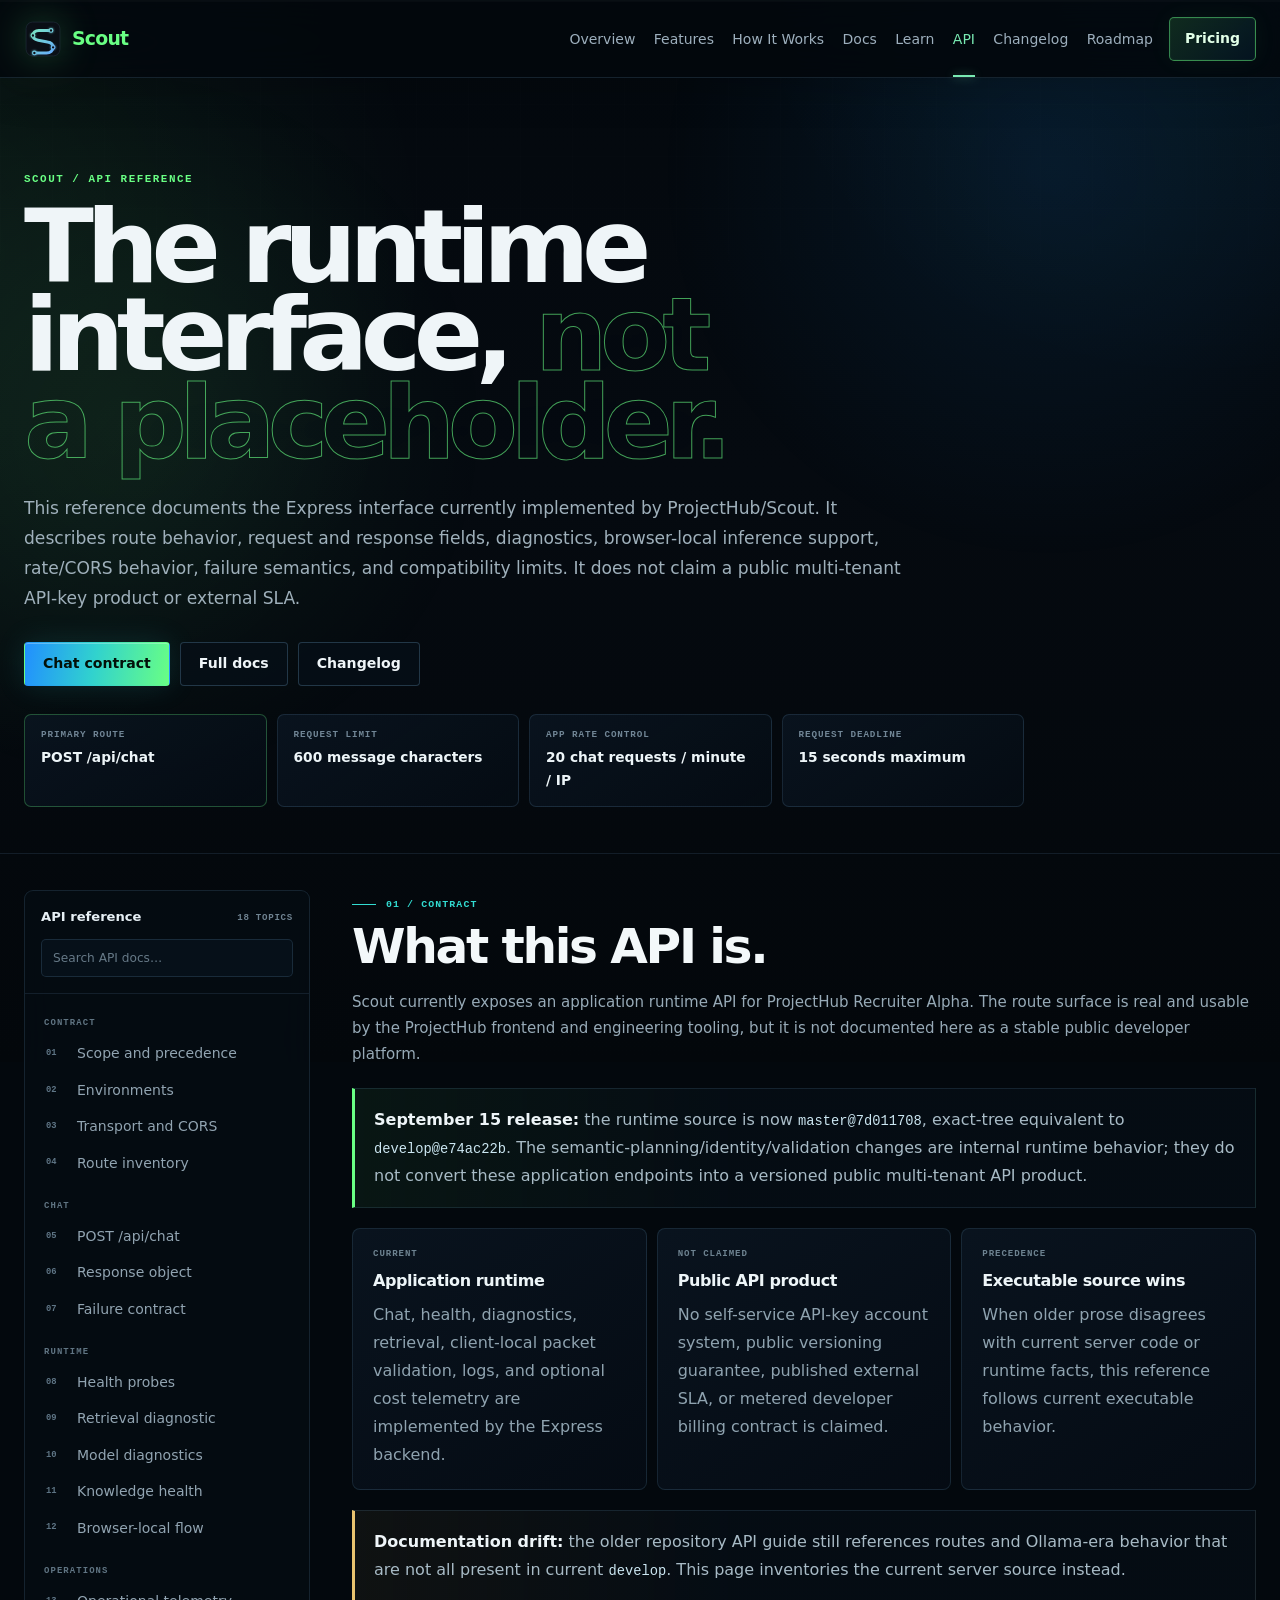
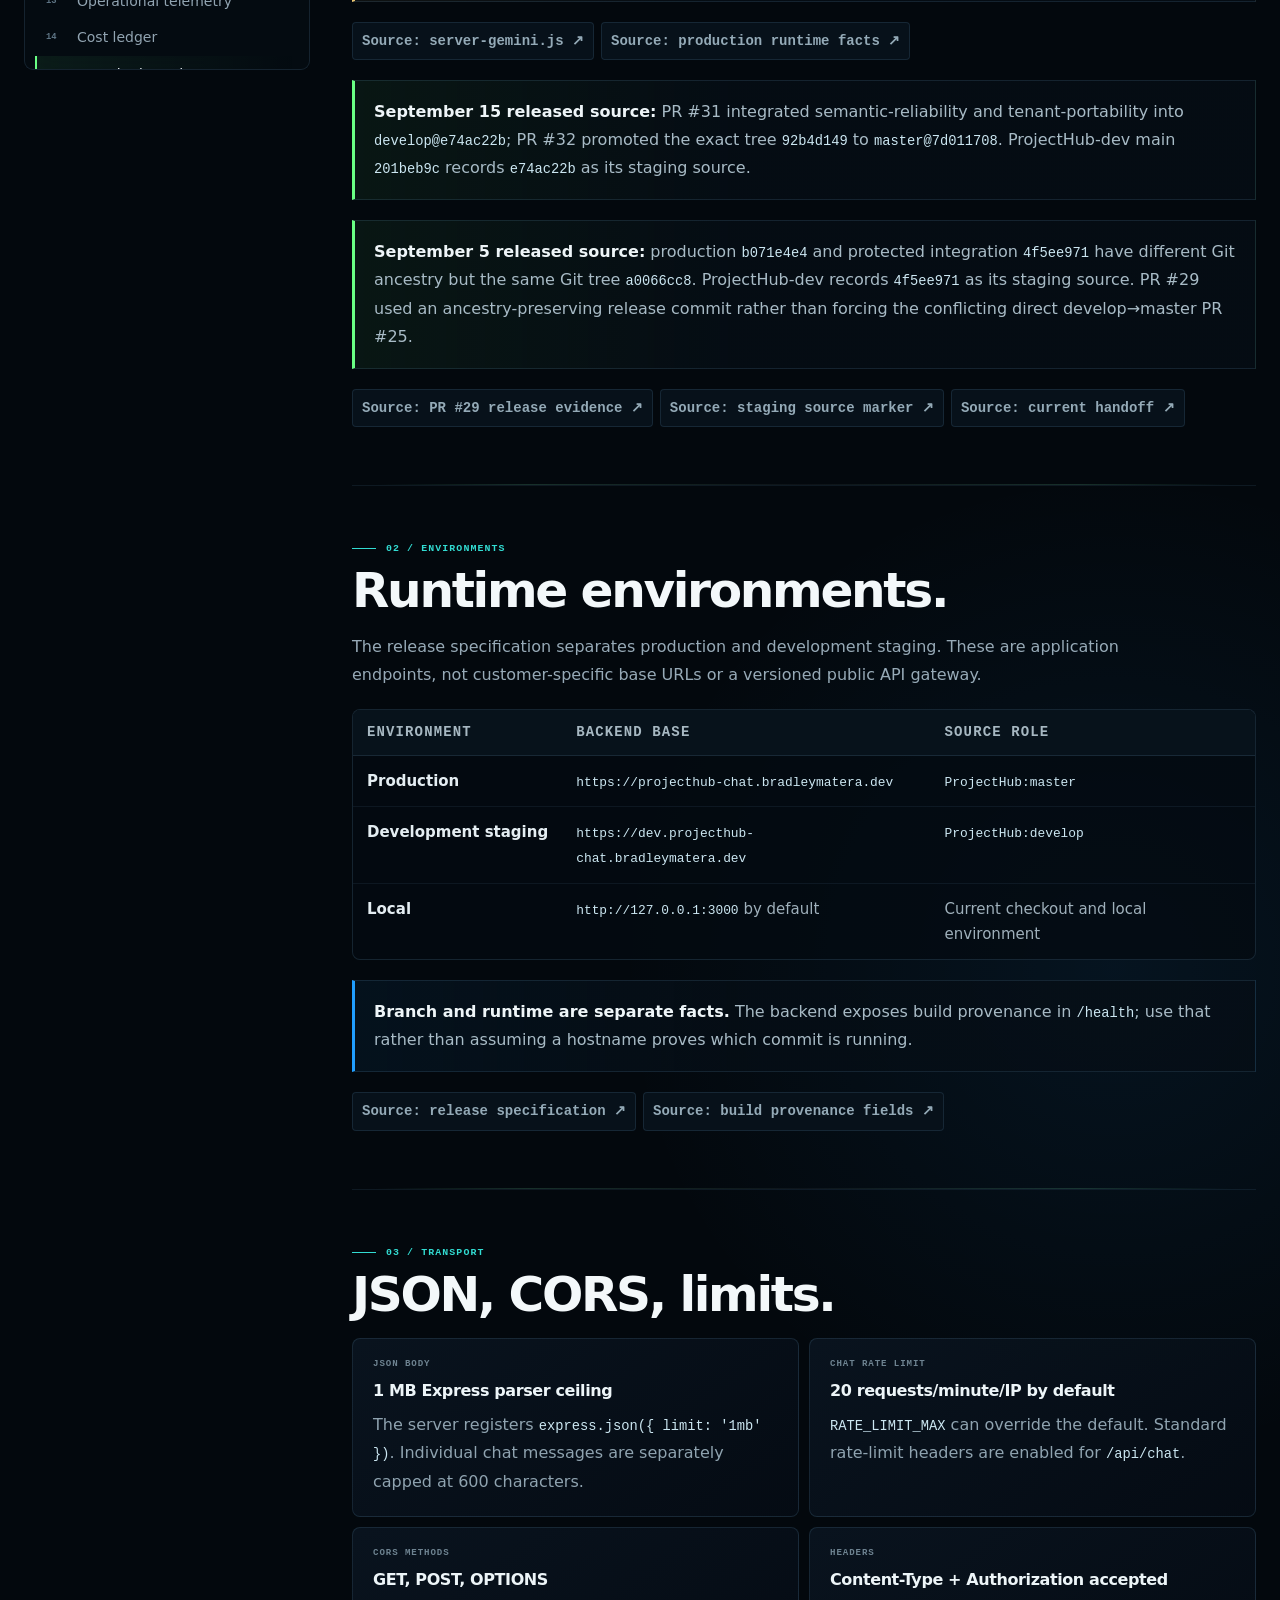
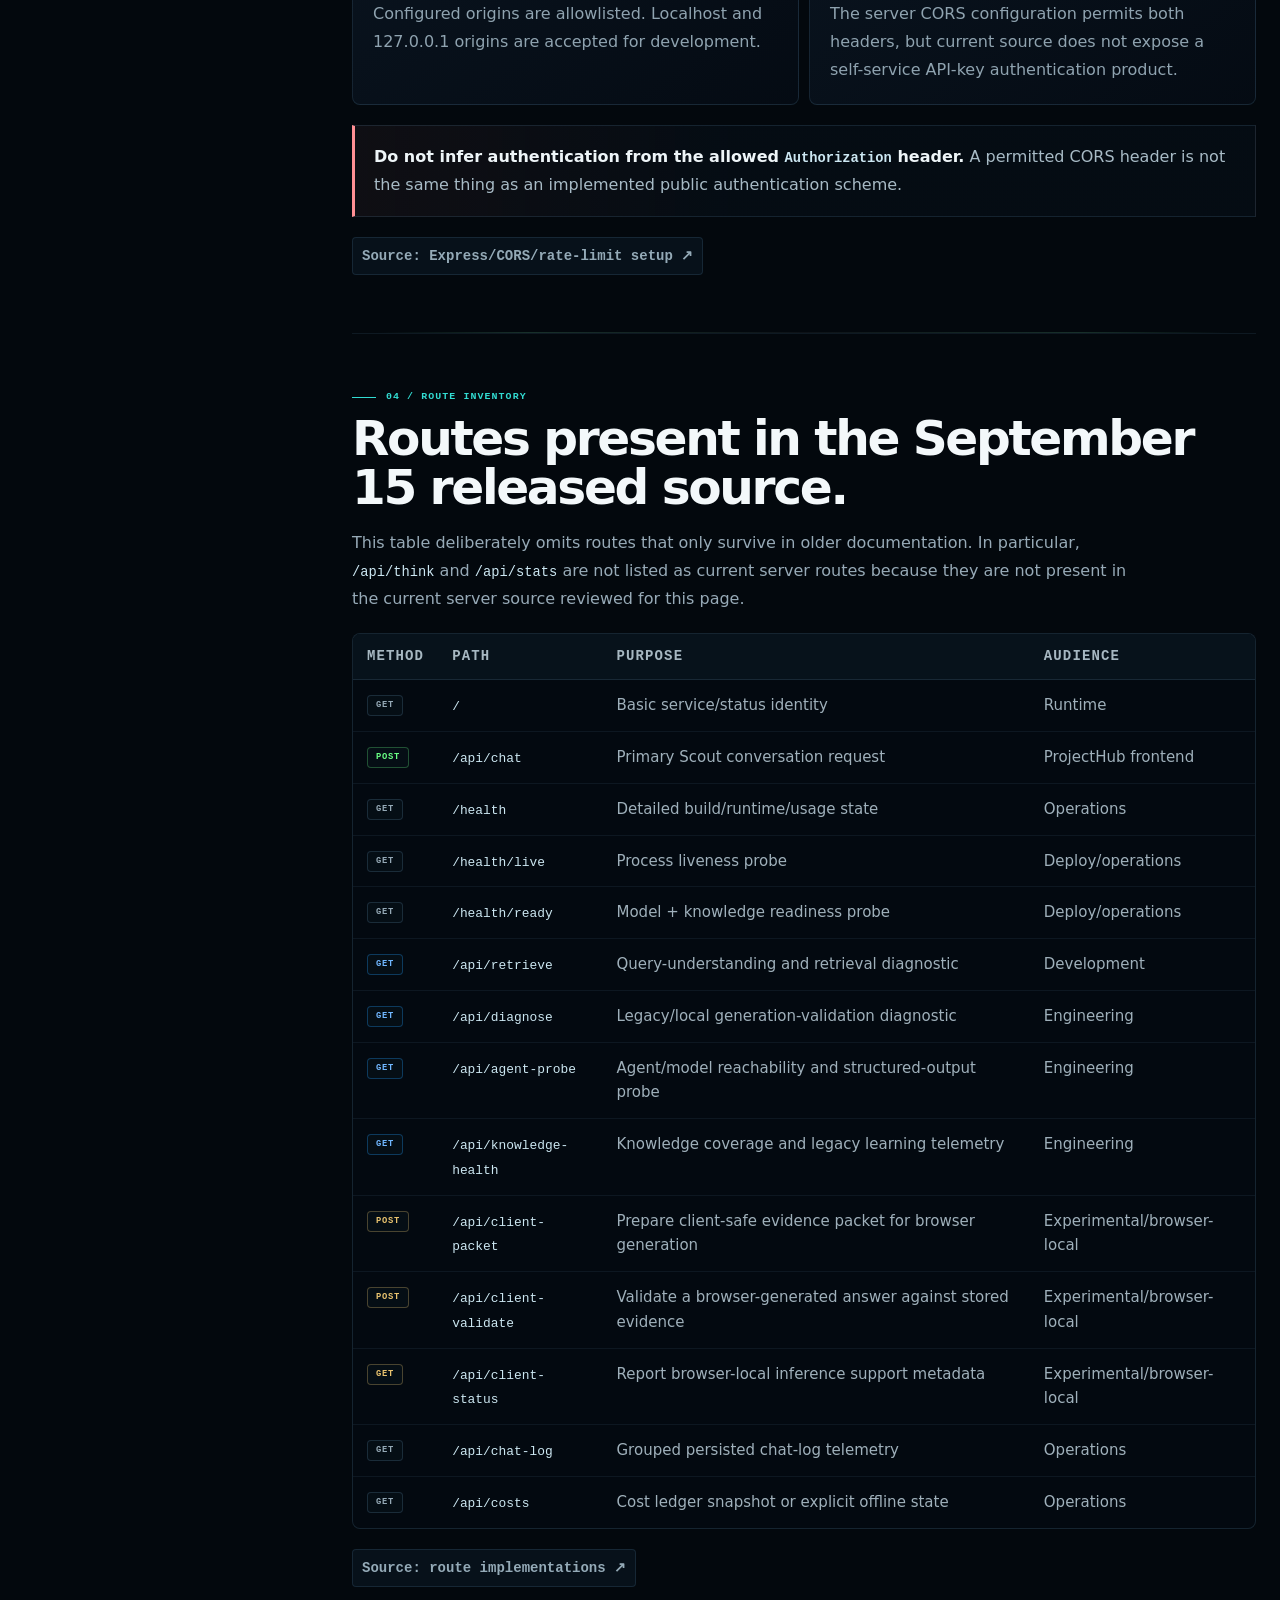
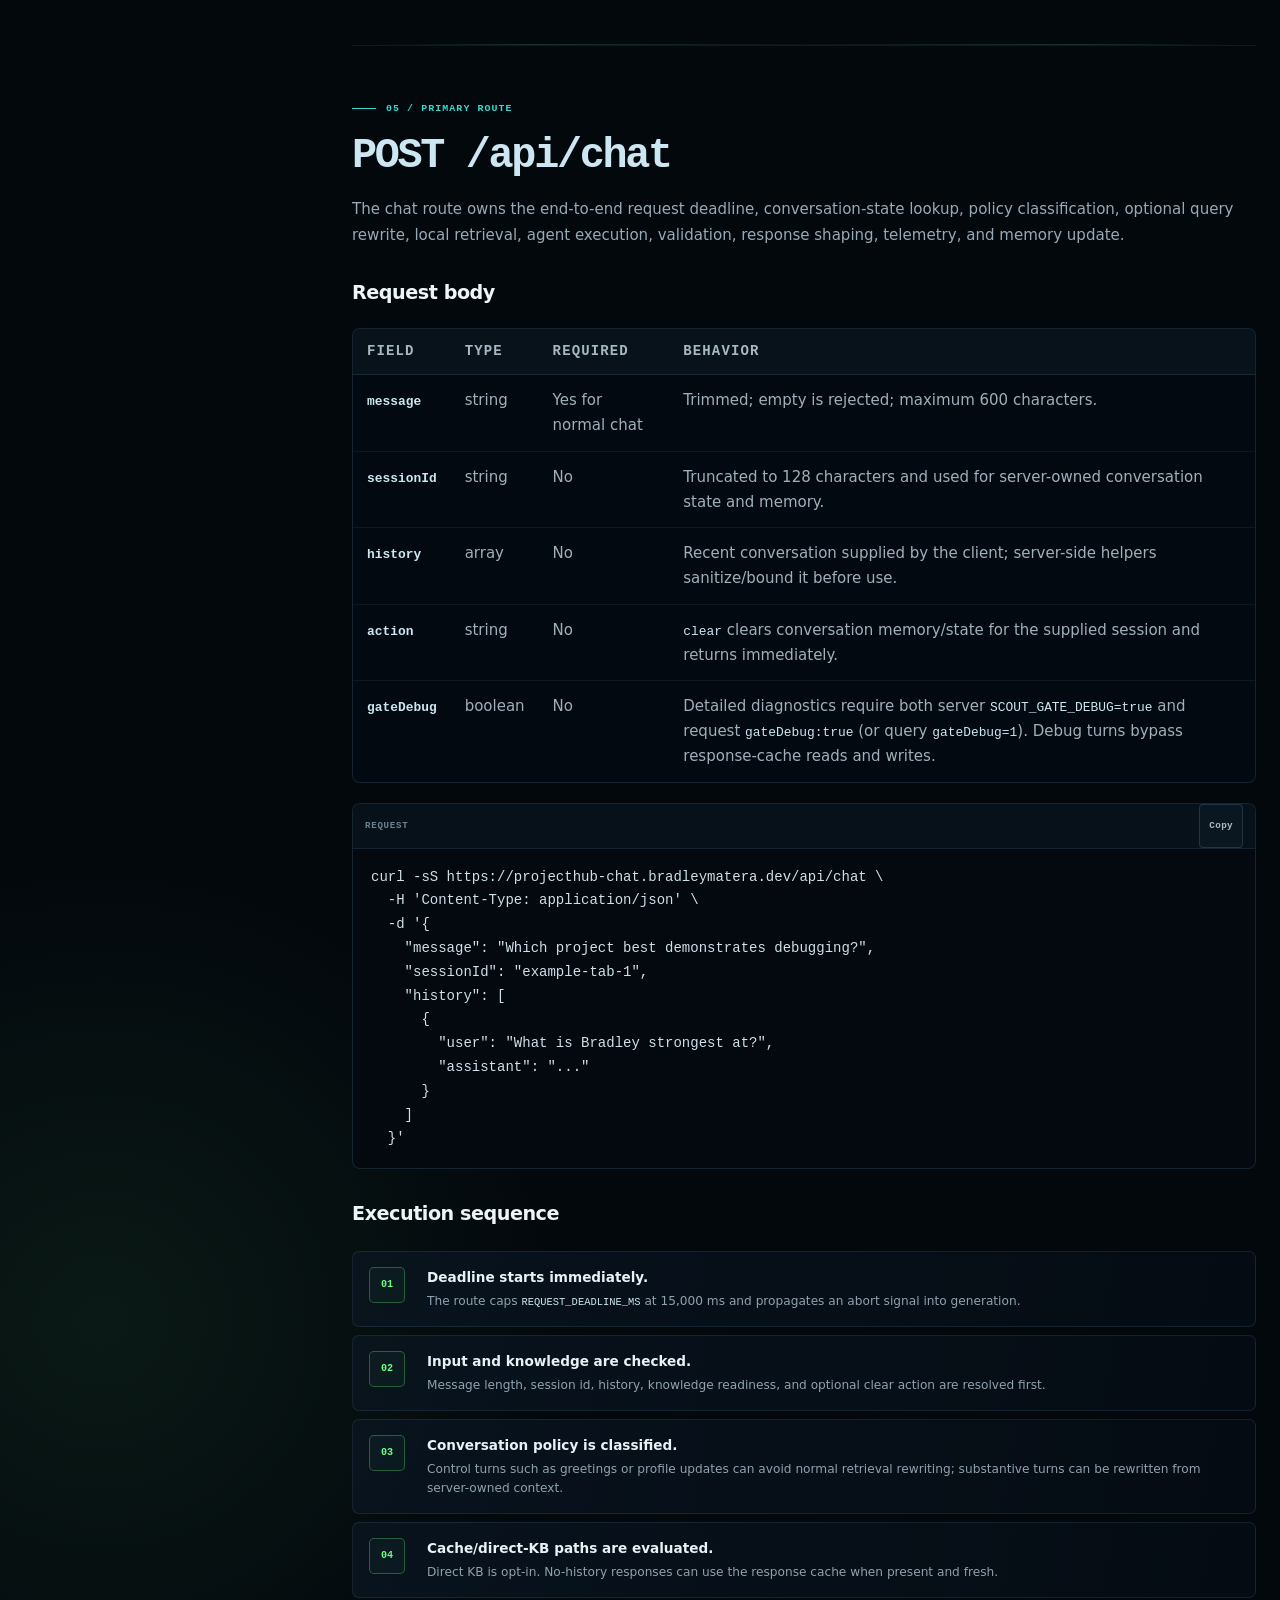
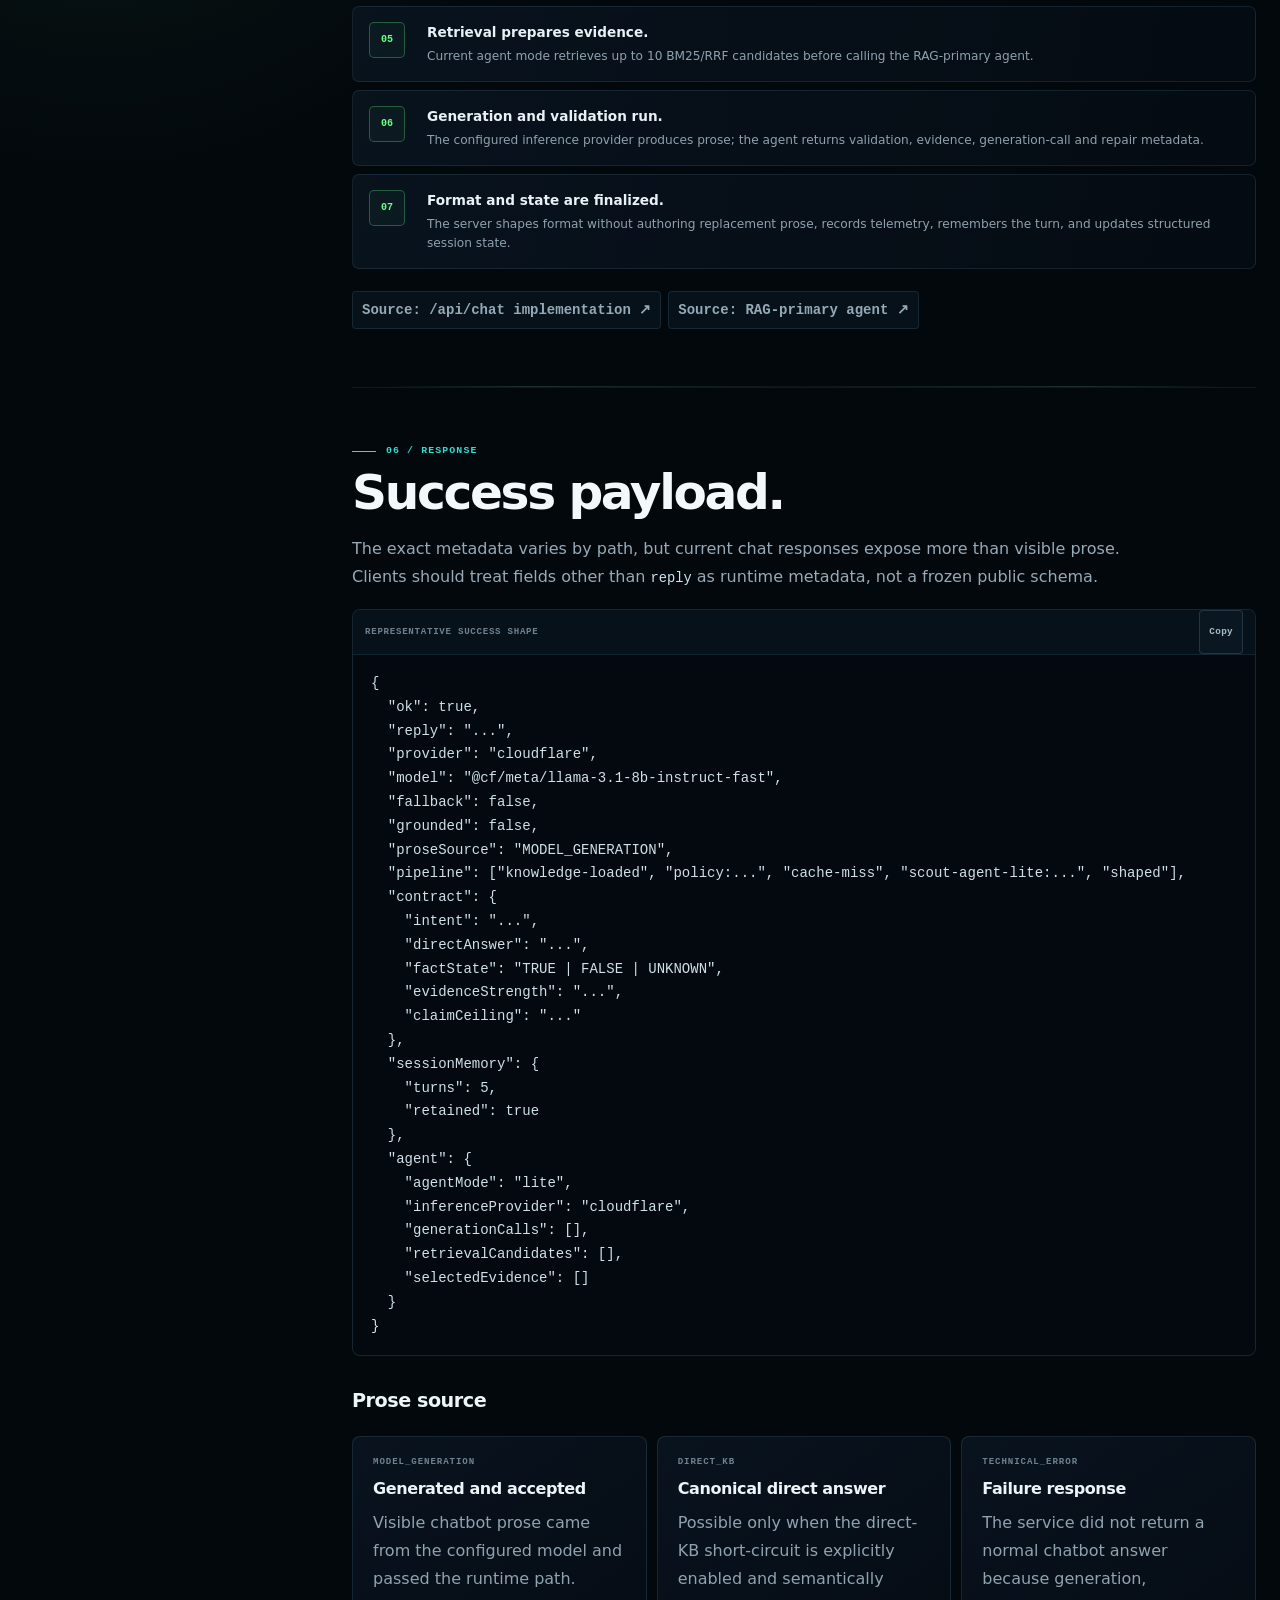
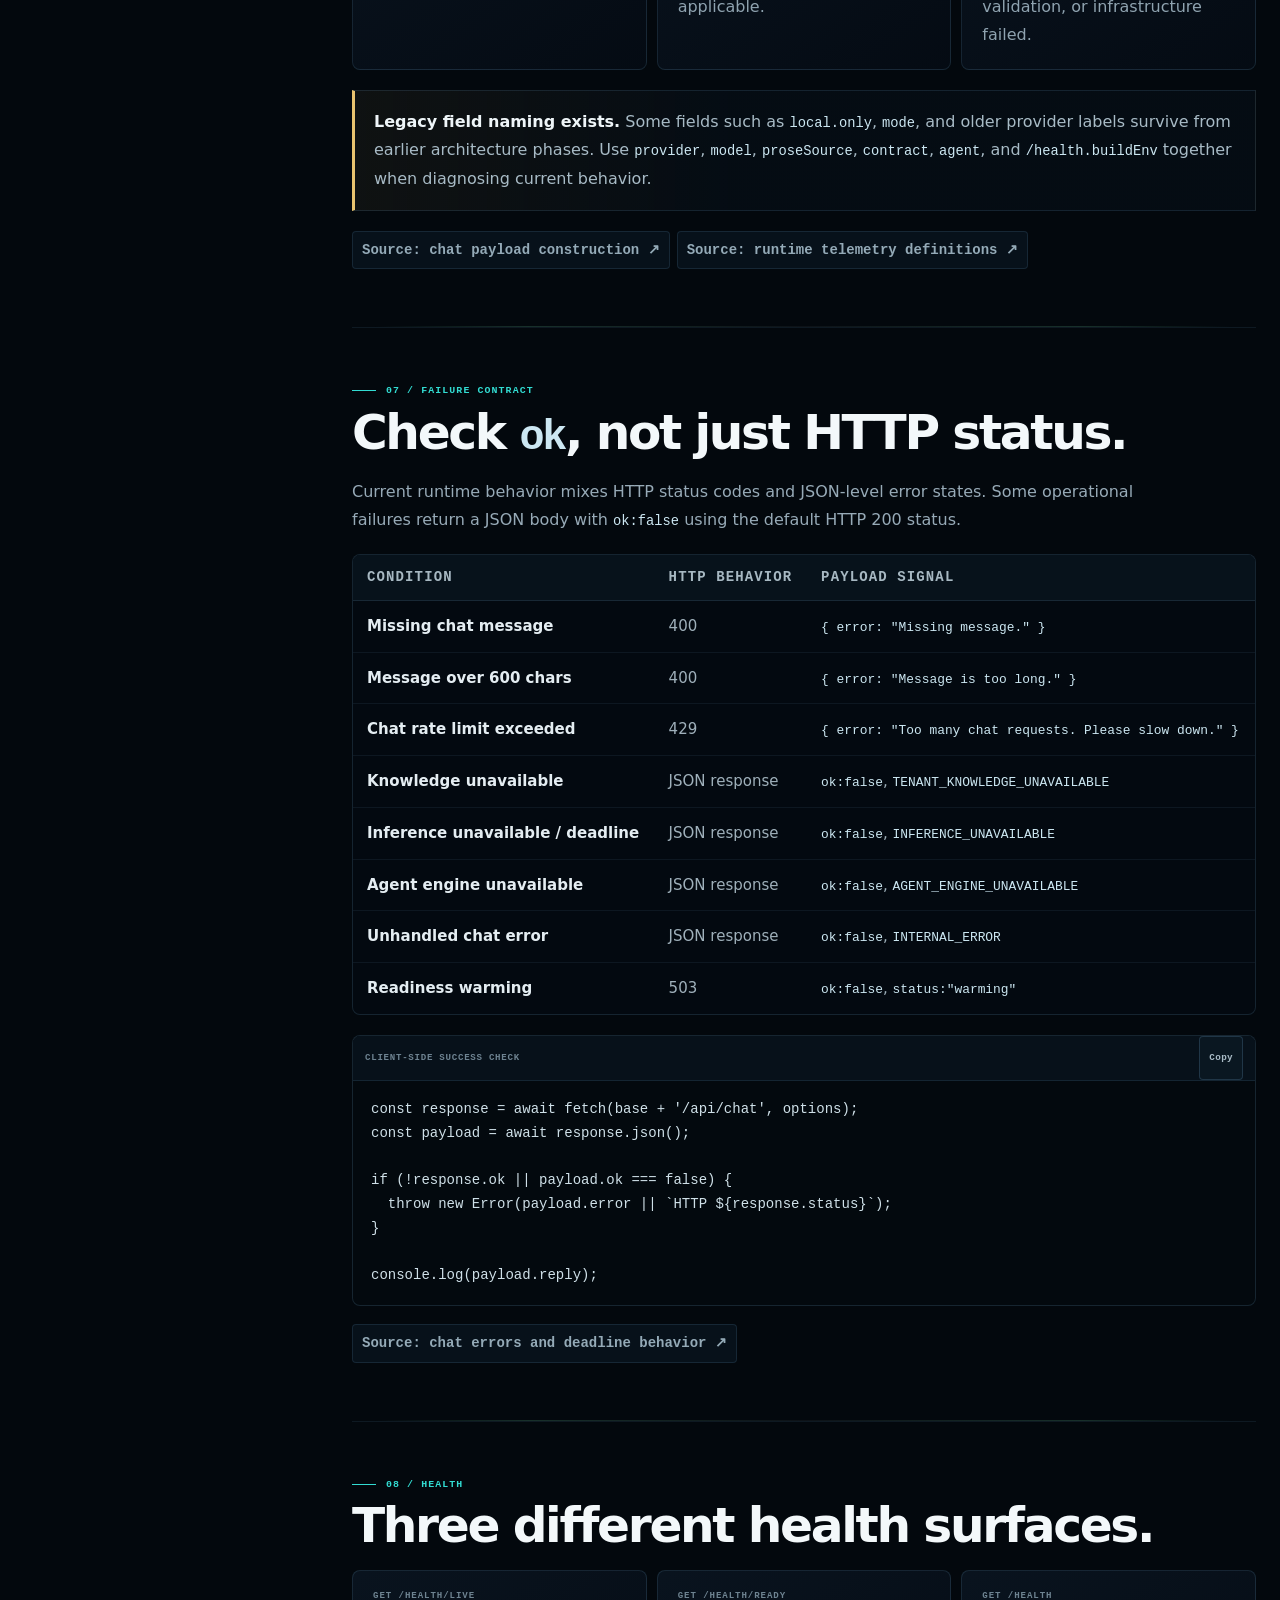
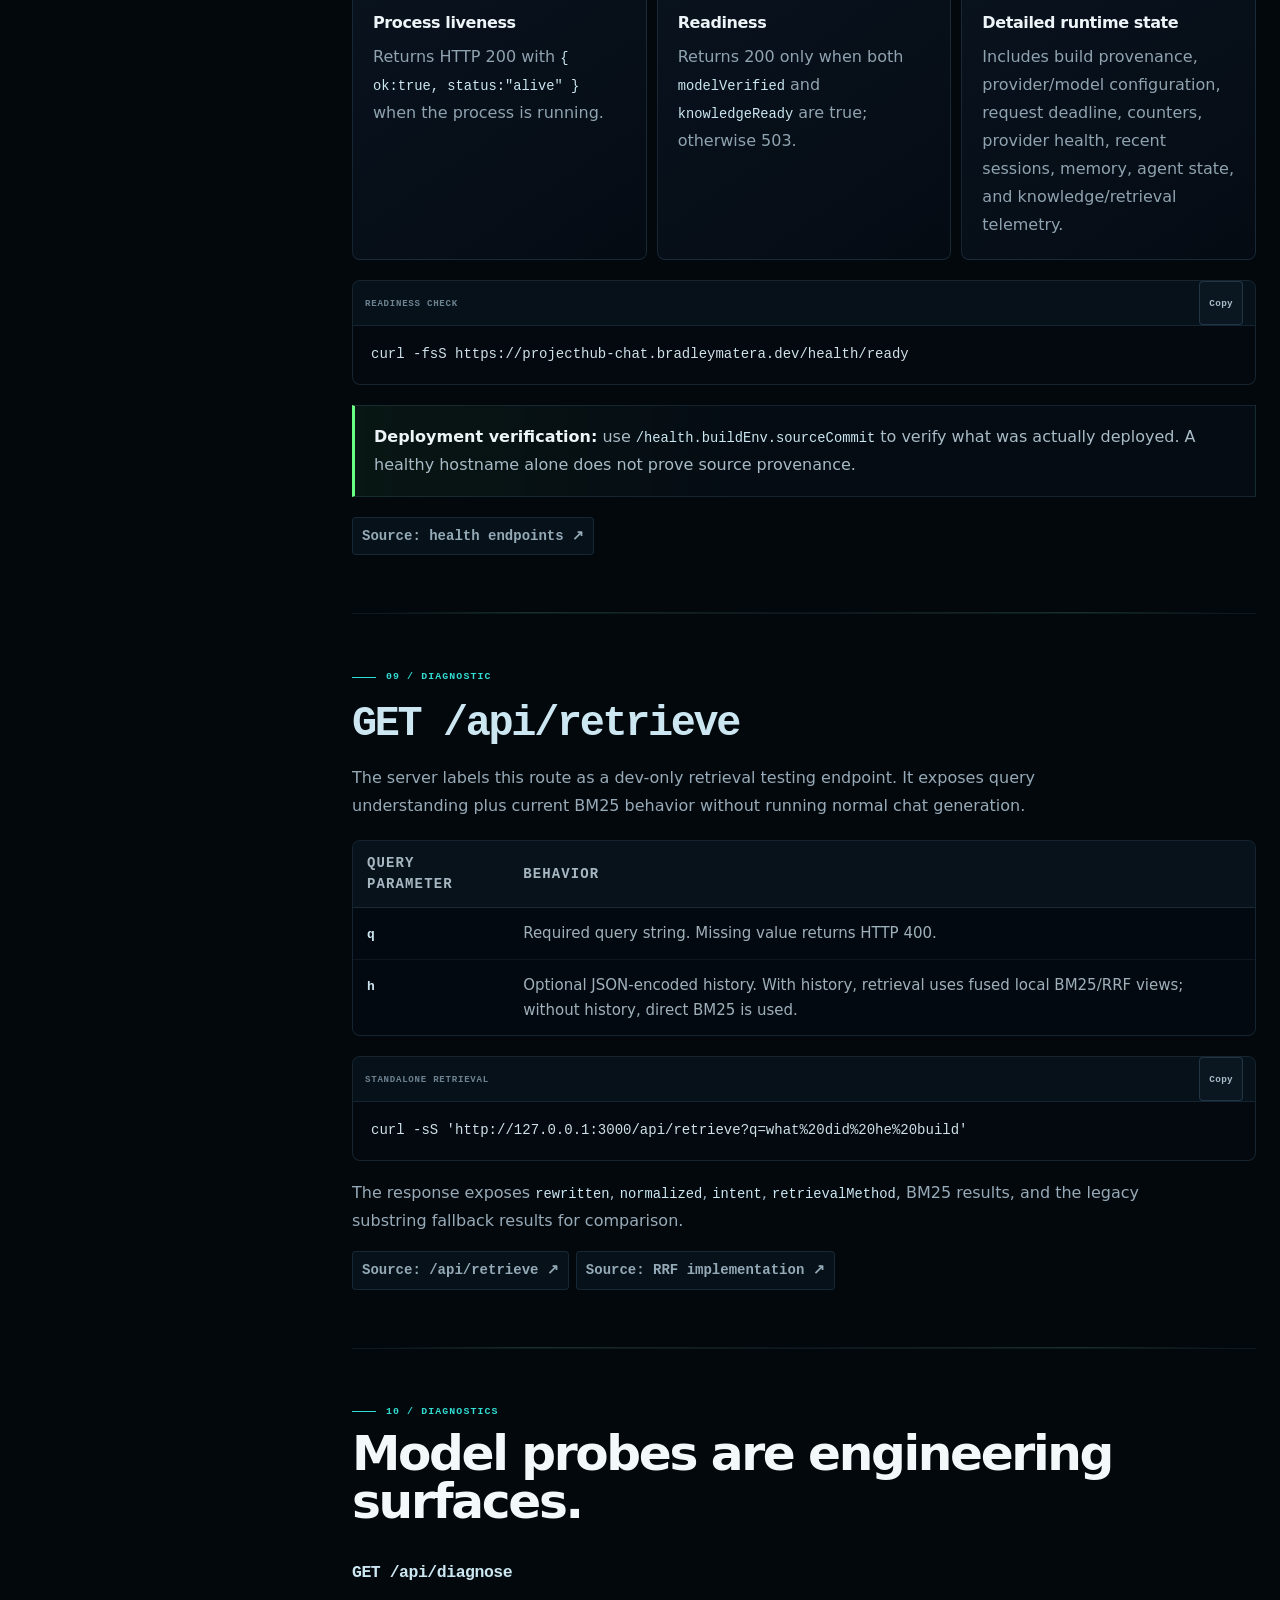
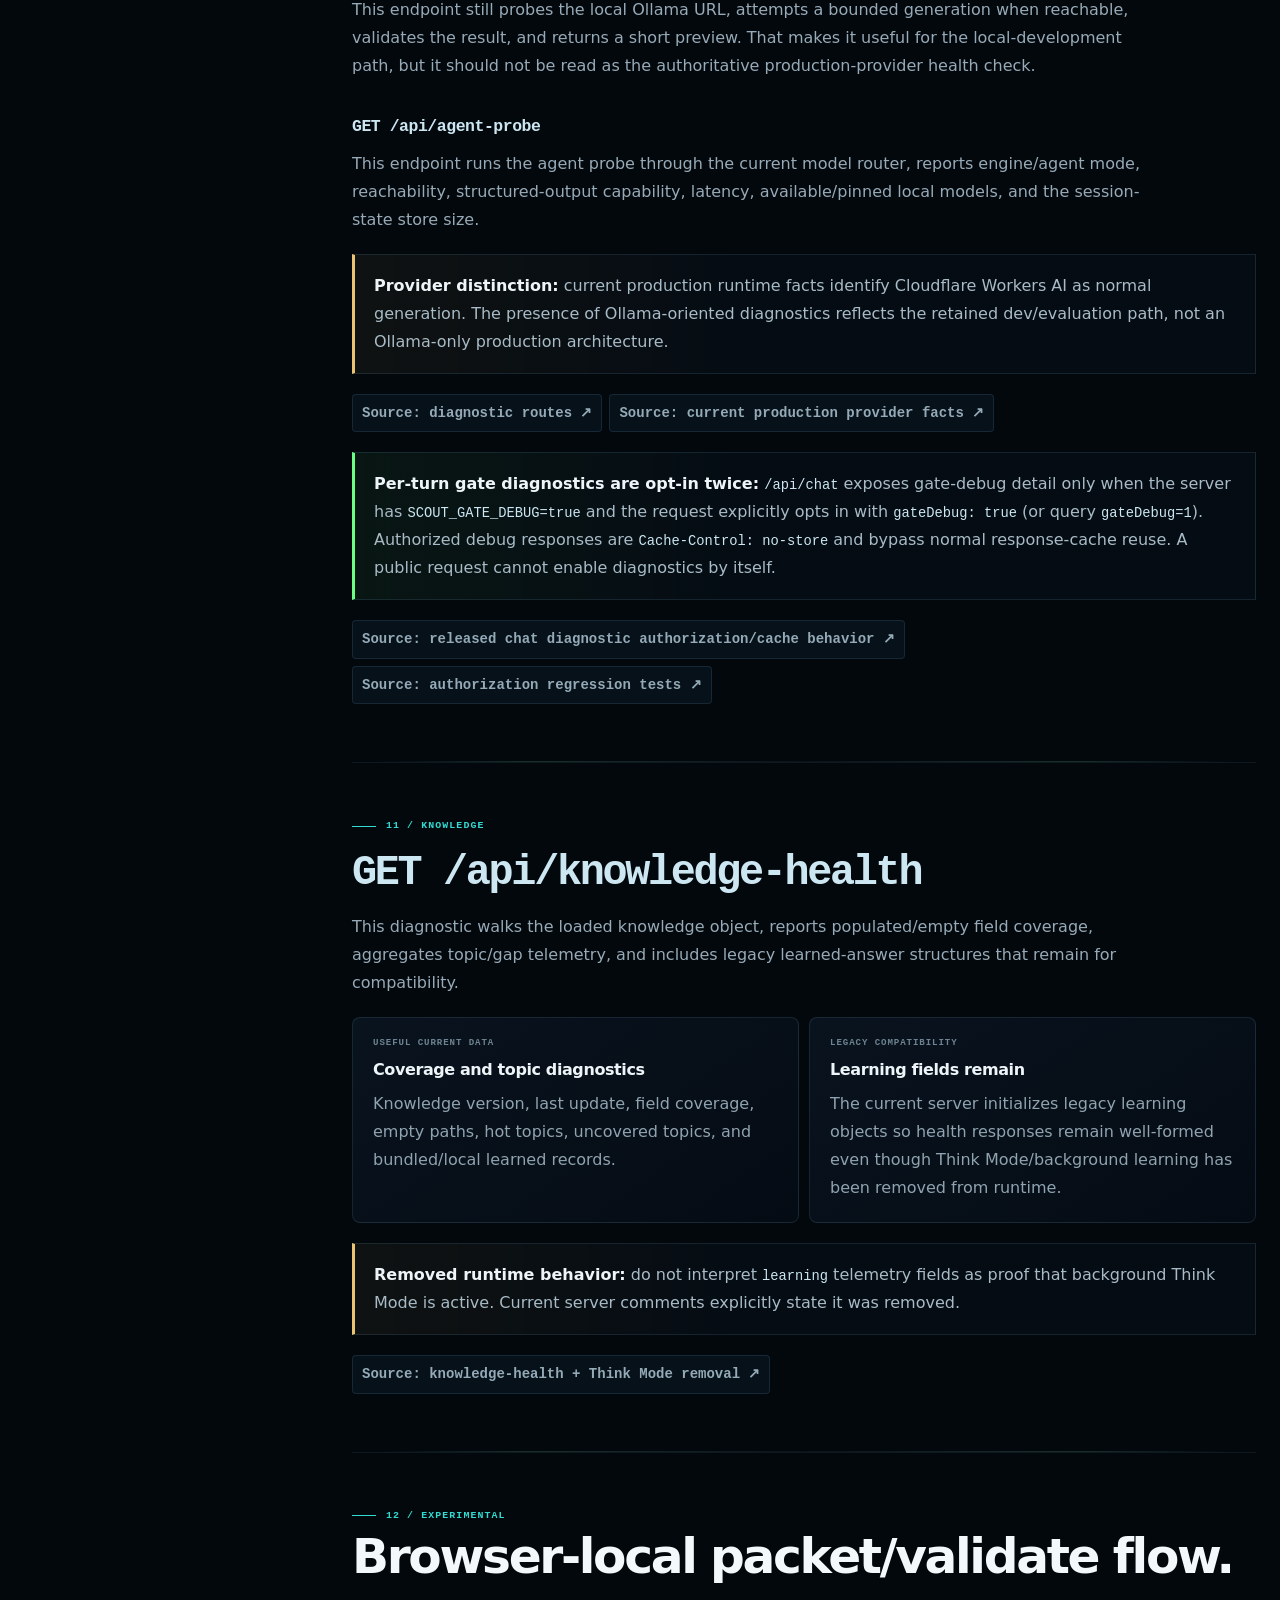
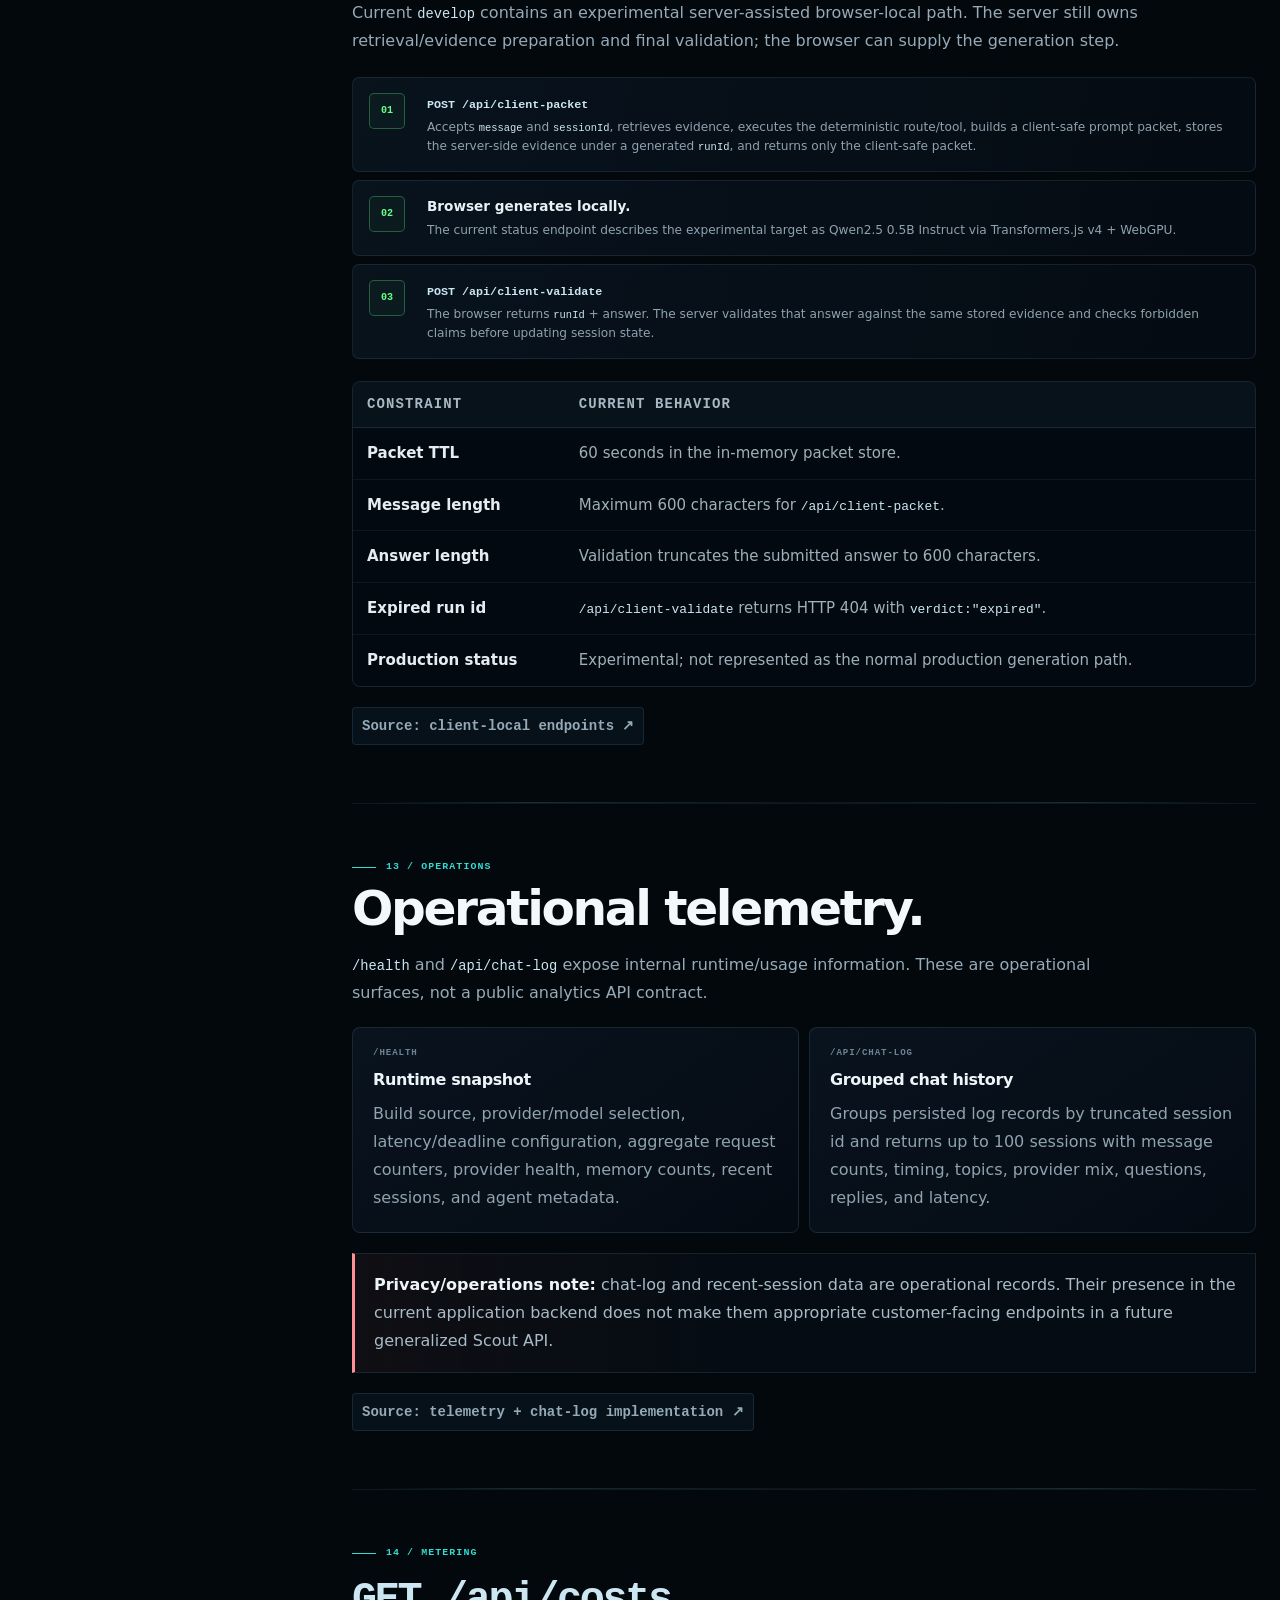
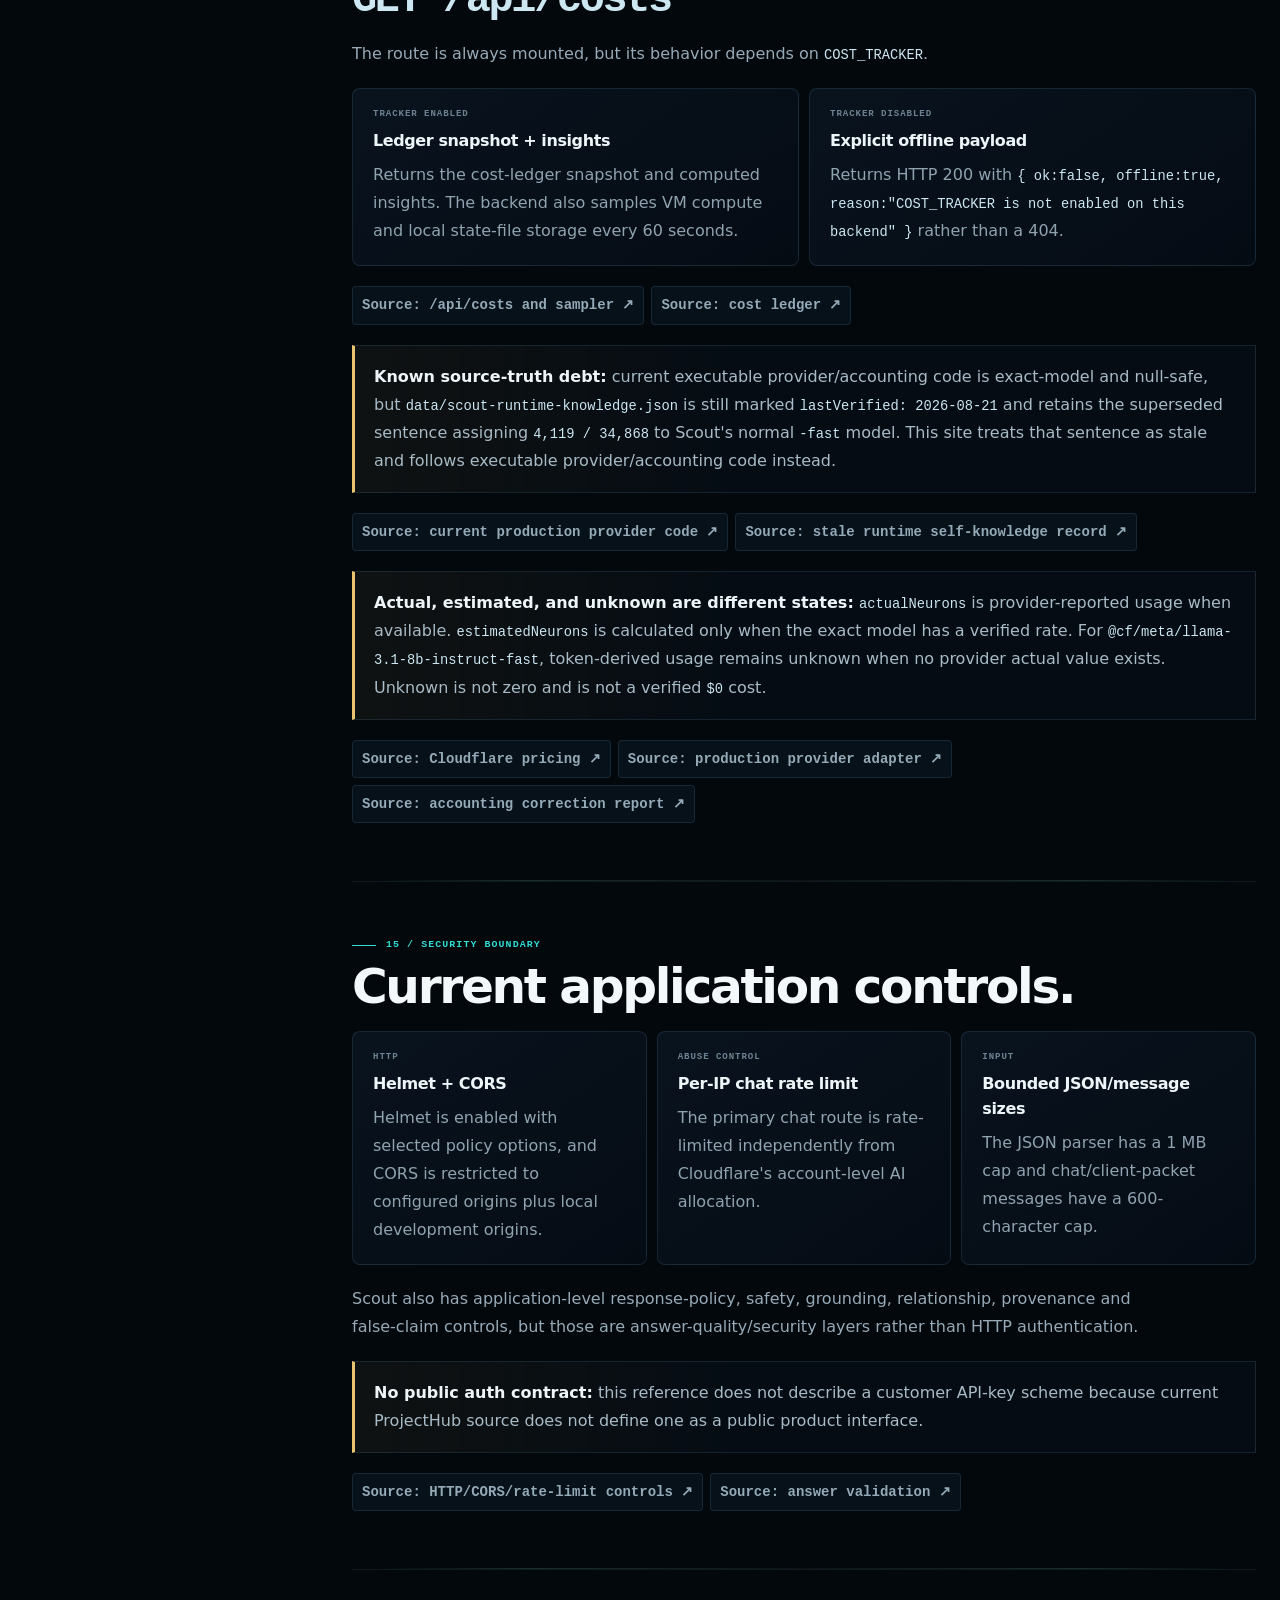
<file: api.html>
<!DOCTYPE html>
<html lang="en">
<head>
  <meta charset="UTF-8">
  <meta name="viewport" content="width=device-width, initial-scale=1.0">
  <meta name="theme-color" content="#03080d">
  <meta name="color-scheme" content="dark">
  <meta name="description" content="Full Scout API reference for the current ProjectHub runtime: routes, chat contract, errors, health probes, diagnostics, browser-local inference, telemetry, CORS, limits, and compatibility boundaries.">
  <meta property="og:title" content="Scout API Reference">
  <meta property="og:description" content="Source-cited API documentation for the current Scout / ProjectHub runtime.">
  <meta property="og:type" content="website">
  <meta property="og:url" content="https://bradleymatera.dev/scout/api.html">
  <meta property="og:image" content="https://bradleymatera.dev/scout/assets/scout-og.svg">
  <link rel="canonical" href="https://bradleymatera.dev/scout/api.html">
  <link rel="icon" href="./assets/scout-mark.svg" type="image/svg+xml">
  <link rel="stylesheet" href="./styles.css">
  <link rel="stylesheet" href="./docs.css">
  <title>Scout API Reference</title>
<link href="./enhancements.css" rel="stylesheet"><link href="./further-reading.css" rel="stylesheet"><link href="./launch.css" rel="stylesheet"></head>
<body data-product-page="api" class="product-subpage docs-page api-reference-page"><a class="skip-link" href="#main-content">Skip to content</a>
  <canvas id="ambient-three" aria-hidden="true"></canvas>
  <div class="page-grid" aria-hidden="true"></div>
  <div class="scan-line" aria-hidden="true"></div>
  <div class="scroll-progress" aria-hidden="true"><span></span></div>

  <header class="site-header"><div class="shell nav-shell"><a aria-label="Scout overview" href="./index.html#overview" class="brand"><img src="./assets/scout-mark.svg" alt="" width="38" height="38"><span>Scout</span></a><nav aria-label="Scout product navigation" class="nav-links"><a data-nav-key="overview" href="./index.html#overview">Overview</a><a data-nav-key="features" href="./index.html#features">Features</a><a data-nav-key="how-it-works" href="./index.html#how-it-works">How It Works</a><a data-nav-key="docs" href="./docs.html">Docs</a><a data-nav-key="learn" href="./learn.html">Learn</a><a class="active" aria-current="page" data-nav-key="api" href="./api.html">API</a><a data-nav-key="changelog" href="./changelog.html">Changelog</a><a data-nav-key="roadmap" href="./index.html#roadmap">Roadmap</a></nav><a data-nav-key="pricing" href="./pricing.html" class="nav-source nav-pricing">Pricing</a></div></header>

  <main id="main-content">
    <section class="subpage-hero">
      <div class="shell reveal visible">
        <div class="subpage-kicker">Scout / API reference</div>
        <h1>The runtime interface, <span>not a placeholder.</span></h1>
        <p>This reference documents the Express interface currently implemented by ProjectHub/Scout. It describes route behavior, request and response fields, diagnostics, browser-local inference support, rate/CORS behavior, failure semantics, and compatibility limits. It does not claim a public multi-tenant API-key product or external SLA.</p>
        <div class="subpage-actions">
          <a class="button primary" href="#chat">Chat contract</a>
          <a class="button" href="./docs.html">Full docs</a>
          <a class="button" href="./changelog.html">Changelog</a>
        </div>
        <div class="docs-status-row" aria-label="API status">
          <div class="docs-status-card current"><span>Primary route</span><strong>POST /api/chat</strong></div>
          <div class="docs-status-card"><span>Request limit</span><strong>600 message characters</strong></div>
          <div class="docs-status-card"><span>App rate control</span><strong>20 chat requests / minute / IP</strong></div>
          <div class="docs-status-card"><span>Request deadline</span><strong>15 seconds maximum</strong></div>
        </div>
      </div>
    </section>

    <div class="shell docs-mobile-nav"><label><span class="sr-only">API section</span><select aria-label="API section"><option value="scope">What this API is.</option><option value="environments">Runtime environments.</option><option value="transport">JSON, CORS, limits.</option><option value="routes">Routes present in the September 15 released source.</option><option value="chat">POST /api/chat</option><option value="chat-response">Success payload.</option><option value="errors">Check ok, not just HTTP status.</option><option value="health">Three different health surfaces.</option><option value="retrieval">GET /api/retrieve</option><option value="diagnostics">Model probes are engineering surfaces.</option><option value="knowledge-health">GET /api/knowledge-health</option><option value="client-local">Browser-local packet/validate flow.</option><option value="telemetry">Operational telemetry.</option><option value="costs">GET /api/costs</option><option value="security">Current application controls.</option><option value="compatibility">No frozen public schema yet.</option><option value="examples">Copyable requests.</option><option value="sources">Where each contract comes from.</option></select></label></div>

    <div class="shell docs-shell">
      <aside class="docs-sidebar" aria-label="API sections">
        <div class="docs-sidebar-head"><div class="docs-sidebar-title"><span>API reference</span><span>18 topics</span></div><input class="docs-search" type="search" placeholder="Search API docs…" aria-label="Search API documentation"></div>
        <nav class="docs-nav">
          <div class="docs-nav-group"><span class="docs-nav-label">Contract</span>
            <a href="#scope"><span class="nav-code">01</span>Scope and precedence</a>
            <a href="#environments"><span class="nav-code">02</span>Environments</a>
            <a href="#transport"><span class="nav-code">03</span>Transport and CORS</a>
            <a href="#routes"><span class="nav-code">04</span>Route inventory</a>
          </div>
          <div class="docs-nav-group"><span class="docs-nav-label">Chat</span>
            <a href="#chat"><span class="nav-code">05</span>POST /api/chat</a>
            <a href="#chat-response"><span class="nav-code">06</span>Response object</a>
            <a href="#errors"><span class="nav-code">07</span>Failure contract</a>
          </div>
          <div class="docs-nav-group"><span class="docs-nav-label">Runtime</span>
            <a href="#health"><span class="nav-code">08</span>Health probes</a>
            <a href="#retrieval"><span class="nav-code">09</span>Retrieval diagnostic</a>
            <a href="#diagnostics"><span class="nav-code">10</span>Model diagnostics</a>
            <a href="#knowledge-health"><span class="nav-code">11</span>Knowledge health</a>
            <a href="#client-local"><span class="nav-code">12</span>Browser-local flow</a>
          </div>
          <div class="docs-nav-group"><span class="docs-nav-label">Operations</span>
            <a href="#telemetry"><span class="nav-code">13</span>Operational telemetry</a>
            <a href="#costs"><span class="nav-code">14</span>Cost ledger</a>
            <a href="#security"><span class="nav-code">15</span>Security boundary</a>
            <a href="#compatibility"><span class="nav-code">16</span>Compatibility</a>
            <a href="#examples"><span class="nav-code">17</span>Examples</a>
            <a href="#sources"><span class="nav-code">18</span>Source map</a>
          </div>
        </nav>
      </aside>

      <article class="docs-content">
        <div class="docs-empty">No API sections match that search.</div>

        <section class="docs-section" id="scope" data-search="scope current source precedence public api sla contract">
          <div class="docs-eyebrow">01 / Contract</div><h2>What this API is.</h2>
          <p class="docs-lede">Scout currently exposes an application runtime API for ProjectHub Recruiter Alpha. The route surface is real and usable by the ProjectHub frontend and engineering tooling, but it is not documented here as a stable public developer platform.</p>
          <div class="docs-callout production"><strong>September 15 release:</strong> the runtime source is now <code>master@7d011708</code>, exact-tree equivalent to <code>develop@e74ac22b</code>. The semantic-planning/identity/validation changes are internal runtime behavior; they do not convert these application endpoints into a versioned public multi-tenant API product.</div>
          <div class="docs-grid-3">
            <div class="docs-card"><span class="label">Current</span><h3>Application runtime</h3><p>Chat, health, diagnostics, retrieval, client-local packet validation, logs, and optional cost telemetry are implemented by the Express backend.</p></div>
            <div class="docs-card"><span class="label">Not claimed</span><h3>Public API product</h3><p>No self-service API-key account system, public versioning guarantee, published external SLA, or metered developer billing contract is claimed.</p></div>
            <div class="docs-card"><span class="label">Precedence</span><h3>Executable source wins</h3><p>When older prose disagrees with current server code or runtime facts, this reference follows current executable behavior.</p></div>
          </div>
          <div class="docs-callout warning"><strong>Documentation drift:</strong> the older repository API guide still references routes and Ollama-era behavior that are not all present in current <code>develop</code>. This page inventories the current server source instead.</div>
          <div class="docs-source-row"><a href="https://github.com/BradleyMatera/ProjectHub/blob/7d01170830949a0ef85da58bab6a0a2b266b0e9c/server-gemini.js" target="_blank" rel="noopener">Source: server-gemini.js ↗</a><a href="https://github.com/BradleyMatera/ProjectHub/blob/7d01170830949a0ef85da58bab6a0a2b266b0e9c/data/scout-runtime-knowledge.json" target="_blank" rel="noopener">Source: production runtime facts ↗</a></div>

      <div class="docs-callout production" data-sep15-release=""><strong>September 15 released source:</strong> PR #31 integrated semantic-reliability and tenant-portability into <code>develop@e74ac22b</code>; PR #32 promoted the exact tree <code>92b4d149</code> to <code>master@7d011708</code>. ProjectHub-dev main <code>201beb9c</code> records <code>e74ac22b</code> as its staging source.</div>
      <div class="docs-callout production" data-sept5-release="">
        <strong>September 5 released source:</strong> production <code>b071e4e4</code> and protected integration <code>4f5ee971</code> have different Git ancestry but the same Git tree <code>a0066cc8</code>. ProjectHub-dev records <code>4f5ee971</code> as its staging source. PR #29 used an ancestry-preserving release commit rather than forcing the conflicting direct develop→master PR #25.
      </div>
      <div class="docs-source-row"><a href="https://github.com/BradleyMatera/ProjectHub/pull/29" target="_blank" rel="noopener">Source: PR #29 release evidence ↗</a><a href="https://github.com/BradleyMatera/ProjectHub-dev/blob/6d36433c040d0bbc903ec26b6968674bd937bcd0/STAGING-SOURCE.json" target="_blank" rel="noopener">Source: staging source marker ↗</a><a href="https://github.com/BradleyMatera/ProjectHub/blob/7d01170830949a0ef85da58bab6a0a2b266b0e9c/docs/current-feature-handoff.md" target="_blank" rel="noopener">Source: current handoff ↗</a></div></section>

        <section class="docs-section" id="environments" data-search="production staging development base url endpoint host">
          <div class="docs-eyebrow">02 / Environments</div><h2>Runtime environments.</h2>
          <p>The release specification separates production and development staging. These are application endpoints, not customer-specific base URLs or a versioned public API gateway.</p>
          <div class="docs-table-wrap"><table class="docs-table"><thead><tr><th>Environment</th><th>Backend base</th><th>Source role</th></tr></thead><tbody>
            <tr><td>Production</td><td><code>https://projecthub-chat.bradleymatera.dev</code></td><td><code>ProjectHub:master</code></td></tr>
            <tr><td>Development staging</td><td><code>https://dev.projecthub-chat.bradleymatera.dev</code></td><td><code>ProjectHub:develop</code></td></tr>
            <tr><td>Local</td><td><code>http://127.0.0.1:3000</code> by default</td><td>Current checkout and local environment</td></tr>
          </tbody></table></div>
          <div class="docs-callout"><strong>Branch and runtime are separate facts.</strong> The backend exposes build provenance in <code>/health</code>; use that rather than assuming a hostname proves which commit is running.</div>
          <div class="docs-source-row"><a href="https://github.com/BradleyMatera/ProjectHub/blob/7d01170830949a0ef85da58bab6a0a2b266b0e9c/PROJECTHUB-DEVELOPMENT-AND-RELEASE-SPEC.md" target="_blank" rel="noopener">Source: release specification ↗</a><a href="https://github.com/BradleyMatera/ProjectHub/blob/7d01170830949a0ef85da58bab6a0a2b266b0e9c/server-gemini.js" target="_blank" rel="noopener">Source: build provenance fields ↗</a></div>
        </section>

        <section class="docs-section" id="transport" data-search="cors rate limit body json methods headers authorization 20 600">
          <div class="docs-eyebrow">03 / Transport</div><h2>JSON, CORS, limits.</h2>
          <div class="docs-grid-2">
            <div class="docs-card"><span class="label">JSON body</span><h3>1 MB Express parser ceiling</h3><p>The server registers <code>express.json({ limit: '1mb' })</code>. Individual chat messages are separately capped at 600 characters.</p></div>
            <div class="docs-card"><span class="label">Chat rate limit</span><h3>20 requests/minute/IP by default</h3><p><code>RATE_LIMIT_MAX</code> can override the default. Standard rate-limit headers are enabled for <code>/api/chat</code>.</p></div>
            <div class="docs-card"><span class="label">CORS methods</span><h3>GET, POST, OPTIONS</h3><p>Configured origins are allowlisted. Localhost and 127.0.0.1 origins are accepted for development.</p></div>
            <div class="docs-card"><span class="label">Headers</span><h3>Content-Type + Authorization accepted</h3><p>The server CORS configuration permits both headers, but current source does not expose a self-service API-key authentication product.</p></div>
          </div>
          <div class="docs-callout limit"><strong>Do not infer authentication from the allowed <code>Authorization</code> header.</strong> A permitted CORS header is not the same thing as an implemented public authentication scheme.</div>
          <div class="docs-source-row"><a href="https://github.com/BradleyMatera/ProjectHub/blob/7d01170830949a0ef85da58bab6a0a2b266b0e9c/server-gemini.js" target="_blank" rel="noopener">Source: Express/CORS/rate-limit setup ↗</a></div>
        </section>

        <section class="docs-section" id="routes" data-search="route inventory endpoints chat health live ready retrieve diagnose agent probe knowledge health client packet validate status chat log costs root">
          <div class="docs-eyebrow">04 / Route inventory</div><h2>Routes present in the September 15 released source.</h2>
          <p>This table deliberately omits routes that only survive in older documentation. In particular, <code>/api/think</code> and <code>/api/stats</code> are not listed as current server routes because they are not present in the current server source reviewed for this page.</p>
          <div class="docs-table-wrap"><table class="docs-table"><thead><tr><th>Method</th><th>Path</th><th>Purpose</th><th>Audience</th></tr></thead><tbody>
            <tr><td><span class="docs-badge">GET</span></td><td><code>/</code></td><td>Basic service/status identity</td><td>Runtime</td></tr>
            <tr><td><span class="docs-badge prod">POST</span></td><td><code>/api/chat</code></td><td>Primary Scout conversation request</td><td>ProjectHub frontend</td></tr>
            <tr><td><span class="docs-badge">GET</span></td><td><code>/health</code></td><td>Detailed build/runtime/usage state</td><td>Operations</td></tr>
            <tr><td><span class="docs-badge">GET</span></td><td><code>/health/live</code></td><td>Process liveness probe</td><td>Deploy/operations</td></tr>
            <tr><td><span class="docs-badge">GET</span></td><td><code>/health/ready</code></td><td>Model + knowledge readiness probe</td><td>Deploy/operations</td></tr>
            <tr><td><span class="docs-badge dev">GET</span></td><td><code>/api/retrieve</code></td><td>Query-understanding and retrieval diagnostic</td><td>Development</td></tr>
            <tr><td><span class="docs-badge dev">GET</span></td><td><code>/api/diagnose</code></td><td>Legacy/local generation-validation diagnostic</td><td>Engineering</td></tr>
            <tr><td><span class="docs-badge dev">GET</span></td><td><code>/api/agent-probe</code></td><td>Agent/model reachability and structured-output probe</td><td>Engineering</td></tr>
            <tr><td><span class="docs-badge dev">GET</span></td><td><code>/api/knowledge-health</code></td><td>Knowledge coverage and legacy learning telemetry</td><td>Engineering</td></tr>
            <tr><td><span class="docs-badge exp">POST</span></td><td><code>/api/client-packet</code></td><td>Prepare client-safe evidence packet for browser generation</td><td>Experimental/browser-local</td></tr>
            <tr><td><span class="docs-badge exp">POST</span></td><td><code>/api/client-validate</code></td><td>Validate a browser-generated answer against stored evidence</td><td>Experimental/browser-local</td></tr>
            <tr><td><span class="docs-badge exp">GET</span></td><td><code>/api/client-status</code></td><td>Report browser-local inference support metadata</td><td>Experimental/browser-local</td></tr>
            <tr><td><span class="docs-badge">GET</span></td><td><code>/api/chat-log</code></td><td>Grouped persisted chat-log telemetry</td><td>Operations</td></tr>
            <tr><td><span class="docs-badge">GET</span></td><td><code>/api/costs</code></td><td>Cost ledger snapshot or explicit offline state</td><td>Operations</td></tr>
          </tbody></table></div>
          <div class="docs-source-row"><a href="https://github.com/BradleyMatera/ProjectHub/blob/7d01170830949a0ef85da58bab6a0a2b266b0e9c/server-gemini.js" target="_blank" rel="noopener">Source: route implementations ↗</a></div>
        </section>

        <section class="docs-section" id="chat" data-search="post api chat request message session history clear action 600 deadline cache policy rag">
          <div class="docs-eyebrow">05 / Primary route</div><h2><code>POST /api/chat</code></h2>
          <p class="docs-lede">The chat route owns the end-to-end request deadline, conversation-state lookup, policy classification, optional query rewrite, local retrieval, agent execution, validation, response shaping, telemetry, and memory update.</p>
          <h3>Request body</h3>
          <div class="docs-table-wrap"><table class="docs-table"><thead><tr><th>Field</th><th>Type</th><th>Required</th><th>Behavior</th></tr></thead><tbody>
            <tr><td><code>message</code></td><td>string</td><td>Yes for normal chat</td><td>Trimmed; empty is rejected; maximum 600 characters.</td></tr>
            <tr><td><code>sessionId</code></td><td>string</td><td>No</td><td>Truncated to 128 characters and used for server-owned conversation state and memory.</td></tr>
            <tr><td><code>history</code></td><td>array</td><td>No</td><td>Recent conversation supplied by the client; server-side helpers sanitize/bound it before use.</td></tr>
            <tr><td><code>action</code></td><td>string</td><td>No</td><td><code>clear</code> clears conversation memory/state for the supplied session and returns immediately.</td></tr>
          <tr><td><code>gateDebug</code></td><td>boolean</td><td>No</td><td>Detailed diagnostics require both server <code>SCOUT_GATE_DEBUG=true</code> and request <code>gateDebug:true</code> (or query <code>gateDebug=1</code>). Debug turns bypass response-cache reads and writes.</td></tr></tbody></table></div>
          <div class="docs-code"><div class="docs-code-head"><span>Request</span><button class="docs-copy" type="button">Copy</button></div><pre>curl -sS https://projecthub-chat.bradleymatera.dev/api/chat \
  -H 'Content-Type: application/json' \
  -d '{
    "message": "Which project best demonstrates debugging?",
    "sessionId": "example-tab-1",
    "history": [
      {
        "user": "What is Bradley strongest at?",
        "assistant": "..."
      }
    ]
  }'</pre></div>
          <h3>Execution sequence</h3>
          <div class="docs-flow">
            <div class="docs-flow-step"><div><strong>Deadline starts immediately.</strong><span>The route caps <code>REQUEST_DEADLINE_MS</code> at 15,000 ms and propagates an abort signal into generation.</span></div></div>
            <div class="docs-flow-step"><div><strong>Input and knowledge are checked.</strong><span>Message length, session id, history, knowledge readiness, and optional clear action are resolved first.</span></div></div>
            <div class="docs-flow-step"><div><strong>Conversation policy is classified.</strong><span>Control turns such as greetings or profile updates can avoid normal retrieval rewriting; substantive turns can be rewritten from server-owned context.</span></div></div>
            <div class="docs-flow-step"><div><strong>Cache/direct-KB paths are evaluated.</strong><span>Direct KB is opt-in. No-history responses can use the response cache when present and fresh.</span></div></div>
            <div class="docs-flow-step"><div><strong>Retrieval prepares evidence.</strong><span>Current agent mode retrieves up to 10 BM25/RRF candidates before calling the RAG-primary agent.</span></div></div>
            <div class="docs-flow-step"><div><strong>Generation and validation run.</strong><span>The configured inference provider produces prose; the agent returns validation, evidence, generation-call and repair metadata.</span></div></div>
            <div class="docs-flow-step"><div><strong>Format and state are finalized.</strong><span>The server shapes format without authoring replacement prose, records telemetry, remembers the turn, and updates structured session state.</span></div></div>
          </div>
          <div class="docs-source-row"><a href="https://github.com/BradleyMatera/ProjectHub/blob/7d01170830949a0ef85da58bab6a0a2b266b0e9c/server-gemini.js" target="_blank" rel="noopener">Source: /api/chat implementation ↗</a><a href="https://github.com/BradleyMatera/ProjectHub/blob/7d01170830949a0ef85da58bab6a0a2b266b0e9c/lib/rag-agent.js" target="_blank" rel="noopener">Source: RAG-primary agent ↗</a></div>
        </section>

        <section class="docs-section" id="chat-response" data-search="chat response payload ok reply provider model fallback grounded pipeline proseSource contract sessionMemory agent metadata generation calls retrieval selected evidence">
          <div class="docs-eyebrow">06 / Response</div><h2>Success payload.</h2>
          <p>The exact metadata varies by path, but current chat responses expose more than visible prose. Clients should treat fields other than <code>reply</code> as runtime metadata, not a frozen public schema.</p>
          <div class="docs-code"><div class="docs-code-head"><span>Representative success shape</span><button class="docs-copy" type="button">Copy</button></div><pre>{
  "ok": true,
  "reply": "...",
  "provider": "cloudflare",
  "model": "@cf/meta/llama-3.1-8b-instruct-fast",
  "fallback": false,
  "grounded": false,
  "proseSource": "MODEL_GENERATION",
  "pipeline": ["knowledge-loaded", "policy:...", "cache-miss", "scout-agent-lite:...", "shaped"],
  "contract": {
    "intent": "...",
    "directAnswer": "...",
    "factState": "TRUE | FALSE | UNKNOWN",
    "evidenceStrength": "...",
    "claimCeiling": "..."
  },
  "sessionMemory": {
    "turns": 5,
    "retained": true
  },
  "agent": {
    "agentMode": "lite",
    "inferenceProvider": "cloudflare",
    "generationCalls": [],
    "retrievalCandidates": [],
    "selectedEvidence": []
  }
}</pre></div>
          <h3>Prose source</h3>
          <div class="docs-grid-3">
            <div class="docs-card"><span class="label">MODEL_GENERATION</span><h3>Generated and accepted</h3><p>Visible chatbot prose came from the configured model and passed the runtime path.</p></div>
            <div class="docs-card"><span class="label">DIRECT_KB</span><h3>Canonical direct answer</h3><p>Possible only when the direct-KB short-circuit is explicitly enabled and semantically applicable.</p></div>
            <div class="docs-card"><span class="label">TECHNICAL_ERROR</span><h3>Failure response</h3><p>The service did not return a normal chatbot answer because generation, validation, or infrastructure failed.</p></div>
          </div>
          <div class="docs-callout warning"><strong>Legacy field naming exists.</strong> Some fields such as <code>local.only</code>, <code>mode</code>, and older provider labels survive from earlier architecture phases. Use <code>provider</code>, <code>model</code>, <code>proseSource</code>, <code>contract</code>, <code>agent</code>, and <code>/health.buildEnv</code> together when diagnosing current behavior.</div>
          <div class="docs-source-row"><a href="https://github.com/BradleyMatera/ProjectHub/blob/7d01170830949a0ef85da58bab6a0a2b266b0e9c/server-gemini.js" target="_blank" rel="noopener">Source: chat payload construction ↗</a><a href="https://github.com/BradleyMatera/ProjectHub/blob/7d01170830949a0ef85da58bab6a0a2b266b0e9c/data/scout-runtime-knowledge.json" target="_blank" rel="noopener">Source: runtime telemetry definitions ↗</a></div>
        </section>

        <section class="docs-section" id="errors" data-search="errors 400 429 503 inference unavailable internal tenant knowledge agent engine deadline status ok false">
          <div class="docs-eyebrow">07 / Failure contract</div><h2>Check <code>ok</code>, not just HTTP status.</h2>
          <p>Current runtime behavior mixes HTTP status codes and JSON-level error states. Some operational failures return a JSON body with <code>ok:false</code> using the default HTTP 200 status.</p>
          <div class="docs-table-wrap"><table class="docs-table"><thead><tr><th>Condition</th><th>HTTP behavior</th><th>Payload signal</th></tr></thead><tbody>
            <tr><td>Missing chat message</td><td>400</td><td><code>{ error: "Missing message." }</code></td></tr>
            <tr><td>Message over 600 chars</td><td>400</td><td><code>{ error: "Message is too long." }</code></td></tr>
            <tr><td>Chat rate limit exceeded</td><td>429</td><td><code>{ error: "Too many chat requests. Please slow down." }</code></td></tr>
            <tr><td>Knowledge unavailable</td><td>JSON response</td><td><code>ok:false</code>, <code>TENANT_KNOWLEDGE_UNAVAILABLE</code></td></tr>
            <tr><td>Inference unavailable / deadline</td><td>JSON response</td><td><code>ok:false</code>, <code>INFERENCE_UNAVAILABLE</code></td></tr>
            <tr><td>Agent engine unavailable</td><td>JSON response</td><td><code>ok:false</code>, <code>AGENT_ENGINE_UNAVAILABLE</code></td></tr>
            <tr><td>Unhandled chat error</td><td>JSON response</td><td><code>ok:false</code>, <code>INTERNAL_ERROR</code></td></tr>
            <tr><td>Readiness warming</td><td>503</td><td><code>ok:false</code>, <code>status:"warming"</code></td></tr>
          </tbody></table></div>
          <div class="docs-code"><div class="docs-code-head"><span>Client-side success check</span><button class="docs-copy" type="button">Copy</button></div><pre>const response = await fetch(base + '/api/chat', options);
const payload = await response.json();

if (!response.ok || payload.ok === false) {
  throw new Error(payload.error || `HTTP ${response.status}`);
}

console.log(payload.reply);</pre></div>
          <div class="docs-source-row"><a href="https://github.com/BradleyMatera/ProjectHub/blob/7d01170830949a0ef85da58bab6a0a2b266b0e9c/server-gemini.js" target="_blank" rel="noopener">Source: chat errors and deadline behavior ↗</a></div>
        </section>

        <section class="docs-section" id="health" data-search="health live ready build provenance model verified knowledge ready runtime provider model deadline telemetry">
          <div class="docs-eyebrow">08 / Health</div><h2>Three different health surfaces.</h2>
          <div class="docs-grid-3">
            <div class="docs-card"><span class="label">GET /health/live</span><h3>Process liveness</h3><p>Returns HTTP 200 with <code>{ ok:true, status:"alive" }</code> when the process is running.</p></div>
            <div class="docs-card"><span class="label">GET /health/ready</span><h3>Readiness</h3><p>Returns 200 only when both <code>modelVerified</code> and <code>knowledgeReady</code> are true; otherwise 503.</p></div>
            <div class="docs-card"><span class="label">GET /health</span><h3>Detailed runtime state</h3><p>Includes build provenance, provider/model configuration, request deadline, counters, provider health, recent sessions, memory, agent state, and knowledge/retrieval telemetry.</p></div>
          </div>
          <div class="docs-code"><div class="docs-code-head"><span>Readiness check</span><button class="docs-copy" type="button">Copy</button></div><pre>curl -fsS https://projecthub-chat.bradleymatera.dev/health/ready</pre></div>
          <div class="docs-callout production"><strong>Deployment verification:</strong> use <code>/health.buildEnv.sourceCommit</code> to verify what was actually deployed. A healthy hostname alone does not prove source provenance.</div>
          <div class="docs-source-row"><a href="https://github.com/BradleyMatera/ProjectHub/blob/7d01170830949a0ef85da58bab6a0a2b266b0e9c/server-gemini.js" target="_blank" rel="noopener">Source: health endpoints ↗</a></div>
        </section>

        <section class="docs-section" id="retrieval" data-search="api retrieve q history bm25 rrf normalized rewritten intent local bm25 dev only">
          <div class="docs-eyebrow">09 / Diagnostic</div><h2><code>GET /api/retrieve</code></h2>
          <p>The server labels this route as a dev-only retrieval testing endpoint. It exposes query understanding plus current BM25 behavior without running normal chat generation.</p>
          <div class="docs-table-wrap"><table class="docs-table"><thead><tr><th>Query parameter</th><th>Behavior</th></tr></thead><tbody>
            <tr><td><code>q</code></td><td>Required query string. Missing value returns HTTP 400.</td></tr>
            <tr><td><code>h</code></td><td>Optional JSON-encoded history. With history, retrieval uses fused local BM25/RRF views; without history, direct BM25 is used.</td></tr>
          </tbody></table></div>
          <div class="docs-code"><div class="docs-code-head"><span>Standalone retrieval</span><button class="docs-copy" type="button">Copy</button></div><pre>curl -sS 'http://127.0.0.1:3000/api/retrieve?q=what%20did%20he%20build'</pre></div>
          <p>The response exposes <code>rewritten</code>, <code>normalized</code>, <code>intent</code>, <code>retrievalMethod</code>, BM25 results, and the legacy substring fallback results for comparison.</p>
          <div class="docs-source-row"><a href="https://github.com/BradleyMatera/ProjectHub/blob/7d01170830949a0ef85da58bab6a0a2b266b0e9c/server-gemini.js" target="_blank" rel="noopener">Source: /api/retrieve ↗</a><a href="https://github.com/BradleyMatera/ProjectHub/blob/7d01170830949a0ef85da58bab6a0a2b266b0e9c/lib/rrf.js" target="_blank" rel="noopener">Source: RRF implementation ↗</a></div>
        </section>

        <section class="docs-section" id="diagnostics" data-search="diagnose agent probe ollama cloudflare structured json legacy diagnostics">
          <div class="docs-eyebrow">10 / Diagnostics</div><h2>Model probes are engineering surfaces.</h2>
          <h3><code>GET /api/diagnose</code></h3>
          <p>This endpoint still probes the local Ollama URL, attempts a bounded generation when reachable, validates the result, and returns a short preview. That makes it useful for the local-development path, but it should not be read as the authoritative production-provider health check.</p>
          <h3><code>GET /api/agent-probe</code></h3>
          <p>This endpoint runs the agent probe through the current model router, reports engine/agent mode, reachability, structured-output capability, latency, available/pinned local models, and the session-state store size.</p>
          <div class="docs-callout warning"><strong>Provider distinction:</strong> current production runtime facts identify Cloudflare Workers AI as normal generation. The presence of Ollama-oriented diagnostics reflects the retained dev/evaluation path, not an Ollama-only production architecture.</div>
          <div class="docs-source-row"><a href="https://github.com/BradleyMatera/ProjectHub/blob/7d01170830949a0ef85da58bab6a0a2b266b0e9c/server-gemini.js" target="_blank" rel="noopener">Source: diagnostic routes ↗</a><a href="https://github.com/BradleyMatera/ProjectHub/blob/7d01170830949a0ef85da58bab6a0a2b266b0e9c/data/scout-runtime-knowledge.json" target="_blank" rel="noopener">Source: current production provider facts ↗</a></div>
        <div data-sept5-diagnostics="true" class="docs-callout production"><strong>Per-turn gate diagnostics are opt-in twice:</strong> <code>/api/chat</code> exposes gate-debug detail only when the server has <code>SCOUT_GATE_DEBUG=true</code> and the request explicitly opts in with <code>gateDebug: true</code> (or query <code>gateDebug=1</code>). Authorized debug responses are <code>Cache-Control: no-store</code> and bypass normal response-cache reuse. A public request cannot enable diagnostics by itself.</div><div class="docs-source-row"><a href="https://github.com/BradleyMatera/ProjectHub/blob/7d01170830949a0ef85da58bab6a0a2b266b0e9c/server-gemini.js" target="_blank" rel="noopener">Source: released chat diagnostic authorization/cache behavior ↗</a><a href="https://github.com/BradleyMatera/ProjectHub/blob/7d01170830949a0ef85da58bab6a0a2b266b0e9c/test/gate-debug-authorization.test.js" target="_blank" rel="noopener">Source: authorization regression tests ↗</a></div></section>

        <section class="docs-section" id="knowledge-health" data-search="knowledge health coverage fields gaps hot topics learned legacy telemetry think removed">
          <div class="docs-eyebrow">11 / Knowledge</div><h2><code>GET /api/knowledge-health</code></h2>
          <p>This diagnostic walks the loaded knowledge object, reports populated/empty field coverage, aggregates topic/gap telemetry, and includes legacy learned-answer structures that remain for compatibility.</p>
          <div class="docs-grid-2">
            <div class="docs-card"><span class="label">Useful current data</span><h3>Coverage and topic diagnostics</h3><p>Knowledge version, last update, field coverage, empty paths, hot topics, uncovered topics, and bundled/local learned records.</p></div>
            <div class="docs-card"><span class="label">Legacy compatibility</span><h3>Learning fields remain</h3><p>The current server initializes legacy learning objects so health responses remain well-formed even though Think Mode/background learning has been removed from runtime.</p></div>
          </div>
          <div class="docs-callout warning"><strong>Removed runtime behavior:</strong> do not interpret <code>learning</code> telemetry fields as proof that background Think Mode is active. Current server comments explicitly state it was removed.</div>
          <div class="docs-source-row"><a href="https://github.com/BradleyMatera/ProjectHub/blob/7d01170830949a0ef85da58bab6a0a2b266b0e9c/server-gemini.js" target="_blank" rel="noopener">Source: knowledge-health + Think Mode removal ↗</a></div>
        </section>

        <section class="docs-section" id="client-local" data-search="browser local WebGPU client packet validate status runId 60 seconds experimental">
          <div class="docs-eyebrow">12 / Experimental</div><h2>Browser-local packet/validate flow.</h2>
          <p>Current <code>develop</code> contains an experimental server-assisted browser-local path. The server still owns retrieval/evidence preparation and final validation; the browser can supply the generation step.</p>
          <div class="docs-flow">
            <div class="docs-flow-step"><div><strong><code>POST /api/client-packet</code></strong><span>Accepts <code>message</code> and <code>sessionId</code>, retrieves evidence, executes the deterministic route/tool, builds a client-safe prompt packet, stores the server-side evidence under a generated <code>runId</code>, and returns only the client-safe packet.</span></div></div>
            <div class="docs-flow-step"><div><strong>Browser generates locally.</strong><span>The current status endpoint describes the experimental target as Qwen2.5 0.5B Instruct via Transformers.js v4 + WebGPU.</span></div></div>
            <div class="docs-flow-step"><div><strong><code>POST /api/client-validate</code></strong><span>The browser returns <code>runId</code> + answer. The server validates that answer against the same stored evidence and checks forbidden claims before updating session state.</span></div></div>
          </div>
          <div class="docs-table-wrap"><table class="docs-table"><thead><tr><th>Constraint</th><th>Current behavior</th></tr></thead><tbody>
            <tr><td>Packet TTL</td><td>60 seconds in the in-memory packet store.</td></tr>
            <tr><td>Message length</td><td>Maximum 600 characters for <code>/api/client-packet</code>.</td></tr>
            <tr><td>Answer length</td><td>Validation truncates the submitted answer to 600 characters.</td></tr>
            <tr><td>Expired run id</td><td><code>/api/client-validate</code> returns HTTP 404 with <code>verdict:"expired"</code>.</td></tr>
            <tr><td>Production status</td><td>Experimental; not represented as the normal production generation path.</td></tr>
          </tbody></table></div>
          <div class="docs-source-row"><a href="https://github.com/BradleyMatera/ProjectHub/blob/7d01170830949a0ef85da58bab6a0a2b266b0e9c/server-gemini.js" target="_blank" rel="noopener">Source: client-local endpoints ↗</a></div>
        </section>

        <section class="docs-section" id="telemetry" data-search="chat log telemetry sessions recent provider topic referrer latency pipeline build usage">
          <div class="docs-eyebrow">13 / Operations</div><h2>Operational telemetry.</h2>
          <p><code>/health</code> and <code>/api/chat-log</code> expose internal runtime/usage information. These are operational surfaces, not a public analytics API contract.</p>
          <div class="docs-grid-2">
            <div class="docs-card"><span class="label">/health</span><h3>Runtime snapshot</h3><p>Build source, provider/model selection, latency/deadline configuration, aggregate request counters, provider health, memory counts, recent sessions, and agent metadata.</p></div>
            <div class="docs-card"><span class="label">/api/chat-log</span><h3>Grouped chat history</h3><p>Groups persisted log records by truncated session id and returns up to 100 sessions with message counts, timing, topics, provider mix, questions, replies, and latency.</p></div>
          </div>
          <div class="docs-callout limit"><strong>Privacy/operations note:</strong> chat-log and recent-session data are operational records. Their presence in the current application backend does not make them appropriate customer-facing endpoints in a future generalized Scout API.</div>
          <div class="docs-source-row"><a href="https://github.com/BradleyMatera/ProjectHub/blob/7d01170830949a0ef85da58bab6a0a2b266b0e9c/server-gemini.js" target="_blank" rel="noopener">Source: telemetry + chat-log implementation ↗</a></div>
        </section>

        <section class="docs-section" id="costs" data-search="cost costs ledger tracker metering offline gcp egress neurons cloudflare">
          <div class="docs-eyebrow">14 / Metering</div><h2><code>GET /api/costs</code></h2>
          <p>The route is always mounted, but its behavior depends on <code>COST_TRACKER</code>.</p>
          <div class="docs-grid-2">
            <div class="docs-card"><span class="label">Tracker enabled</span><h3>Ledger snapshot + insights</h3><p>Returns the cost-ledger snapshot and computed insights. The backend also samples VM compute and local state-file storage every 60 seconds.</p></div>
            <div class="docs-card"><span class="label">Tracker disabled</span><h3>Explicit offline payload</h3><p>Returns HTTP 200 with <code>{ ok:false, offline:true, reason:"COST_TRACKER is not enabled on this backend" }</code> rather than a 404.</p></div>
          </div>
          <div class="docs-source-row"><a href="https://github.com/BradleyMatera/ProjectHub/blob/7d01170830949a0ef85da58bab6a0a2b266b0e9c/server-gemini.js" target="_blank" rel="noopener">Source: /api/costs and sampler ↗</a><a href="https://github.com/BradleyMatera/ProjectHub/blob/7d01170830949a0ef85da58bab6a0a2b266b0e9c/lib/cost-ledger.js" target="_blank" rel="noopener">Source: cost ledger ↗</a></div>

      <div class="docs-callout warning" data-runtime-truth-debt="">
        <strong>Known source-truth debt:</strong> current executable provider/accounting code is exact-model and null-safe, but <code>data/scout-runtime-knowledge.json</code> is still marked <code>lastVerified: 2026-08-21</code> and retains the superseded sentence assigning <code>4,119 / 34,868</code> to Scout's normal <code>-fast</code> model. This site treats that sentence as stale and follows executable provider/accounting code instead.
      </div>
      <div class="docs-source-row"><a href="https://github.com/BradleyMatera/ProjectHub/blob/7d01170830949a0ef85da58bab6a0a2b266b0e9c/lib/cloudflare-provider.js" target="_blank" rel="noopener">Source: current production provider code ↗</a><a href="https://github.com/BradleyMatera/ProjectHub/blob/7d01170830949a0ef85da58bab6a0a2b266b0e9c/data/scout-runtime-knowledge.json" target="_blank" rel="noopener">Source: stale runtime self-knowledge record ↗</a></div><div data-neuron-accounting="true" class="docs-callout warning"><strong>Actual, estimated, and unknown are different states:</strong> <code>actualNeurons</code> is provider-reported usage when available. <code>estimatedNeurons</code> is calculated only when the exact model has a verified rate. For <code>@cf/meta/llama-3.1-8b-instruct-fast</code>, token-derived usage remains unknown when no provider actual value exists. Unknown is not zero and is not a verified <code>$0</code> cost.</div><div class="docs-source-row"><a href="https://developers.cloudflare.com/workers-ai/platform/pricing/" target="_blank" rel="noopener">Source: Cloudflare pricing ↗</a><a href="https://github.com/BradleyMatera/ProjectHub/blob/7d01170830949a0ef85da58bab6a0a2b266b0e9c/lib/cloudflare-provider.js" target="_blank" rel="noopener">Source: production provider adapter ↗</a><a href="https://github.com/BradleyMatera/ProjectHub/blob/7d01170830949a0ef85da58bab6a0a2b266b0e9c/docs/cloudflare-neuron-accounting-report.md" target="_blank" rel="noopener">Source: accounting correction report ↗</a></div></section>

        <section class="docs-section" id="security" data-search="security cors helmet auth api key secrets rate limit injection xss allowed origins">
          <div class="docs-eyebrow">15 / Security boundary</div><h2>Current application controls.</h2>
          <div class="docs-grid-3">
            <div class="docs-card"><span class="label">HTTP</span><h3>Helmet + CORS</h3><p>Helmet is enabled with selected policy options, and CORS is restricted to configured origins plus local development origins.</p></div>
            <div class="docs-card"><span class="label">Abuse control</span><h3>Per-IP chat rate limit</h3><p>The primary chat route is rate-limited independently from Cloudflare's account-level AI allocation.</p></div>
            <div class="docs-card"><span class="label">Input</span><h3>Bounded JSON/message sizes</h3><p>The JSON parser has a 1 MB cap and chat/client-packet messages have a 600-character cap.</p></div>
          </div>
          <p>Scout also has application-level response-policy, safety, grounding, relationship, provenance and false-claim controls, but those are answer-quality/security layers rather than HTTP authentication.</p>
          <div class="docs-callout warning"><strong>No public auth contract:</strong> this reference does not describe a customer API-key scheme because current ProjectHub source does not define one as a public product interface.</div>
          <div class="docs-source-row"><a href="https://github.com/BradleyMatera/ProjectHub/blob/7d01170830949a0ef85da58bab6a0a2b266b0e9c/server-gemini.js" target="_blank" rel="noopener">Source: HTTP/CORS/rate-limit controls ↗</a><a href="https://github.com/BradleyMatera/ProjectHub/blob/7d01170830949a0ef85da58bab6a0a2b266b0e9c/lib/grounding-validator.js" target="_blank" rel="noopener">Source: answer validation ↗</a></div>
        </section>

        <section class="docs-section" id="compatibility" data-search="compatibility versioning backward stable api public product removed stats think deprecated legacy">
          <div class="docs-eyebrow">16 / Compatibility</div><h2>No frozen public schema yet.</h2>
          <p>The current interface evolves with ProjectHub. A future commercial Scout API should introduce explicit versioning, authentication, tenant isolation, compatibility policy, customer-safe telemetry, and a documented deprecation process before third parties are told to depend on these internal shapes.</p>
          <div class="docs-table-wrap"><table class="docs-table"><thead><tr><th>Current item</th><th>Status</th><th>Implication</th></tr></thead><tbody>
            <tr><td><code>/api/chat</code></td><td><span class="docs-badge prod">Application route</span></td><td>Real primary interface, but payload metadata may evolve with ProjectHub.</td></tr>
            <tr><td><code>/api/think</code></td><td><span class="docs-badge exp">Stale documentation</span></td><td>Older docs reference it; current server source reviewed here does not expose it.</td></tr>
            <tr><td><code>/api/stats</code></td><td><span class="docs-badge exp">Stale documentation</span></td><td>Older docs reference it; current server source reviewed here does not expose it.</td></tr>
            <tr><td>Learning telemetry fields</td><td><span class="docs-badge dev">Compatibility stub</span></td><td>Fields can remain well-formed while background Think Mode itself is removed.</td></tr>
            <tr><td>Browser-local endpoints</td><td><span class="docs-badge exp">Experimental</span></td><td>Do not treat as the normal production generation contract.</td></tr>
          </tbody></table></div>
          <div class="docs-source-row"><a href="https://github.com/BradleyMatera/ProjectHub/blob/7d01170830949a0ef85da58bab6a0a2b266b0e9c/server-gemini.js" target="_blank" rel="noopener">Source: current route surface ↗</a><a href="https://github.com/BradleyMatera/ProjectHub/blob/7d01170830949a0ef85da58bab6a0a2b266b0e9c/docs/api-guide.md" target="_blank" rel="noopener">Source: older API guide for drift comparison ↗</a></div>
        </section>

        <section class="docs-section" id="examples" data-search="examples curl clear health ready retrieve client packet validate code">
          <div class="docs-eyebrow">17 / Examples</div><h2>Copyable requests.</h2>
          <h3>Clear one session</h3>
          <div class="docs-code"><div class="docs-code-head"><span>POST /api/chat</span><button class="docs-copy" type="button">Copy</button></div><pre>curl -sS http://127.0.0.1:3000/api/chat \
  -H 'Content-Type: application/json' \
  -d '{"action":"clear","sessionId":"example-tab-1"}'</pre></div>
          <h3>Detailed runtime health</h3>
          <div class="docs-code"><div class="docs-code-head"><span>GET /health</span><button class="docs-copy" type="button">Copy</button></div><pre>curl -sS http://127.0.0.1:3000/health</pre></div>
          <h3>Contextual retrieval diagnostic</h3>
          <div class="docs-code"><div class="docs-code-head"><span>GET /api/retrieve</span><button class="docs-copy" type="button">Copy</button></div><pre>HISTORY='[{"user":"Tell me about ProjectHub","assistant":"..."}]'
curl -sS --get http://127.0.0.1:3000/api/retrieve \
  --data-urlencode 'q=what technology does it use?' \
  --data-urlencode "h=$HISTORY"</pre></div>
          <h3>Prepare a browser-local packet</h3>
          <div class="docs-code"><div class="docs-code-head"><span>POST /api/client-packet</span><button class="docs-copy" type="button">Copy</button></div><pre>curl -sS http://127.0.0.1:3000/api/client-packet \
  -H 'Content-Type: application/json' \
  -d '{"message":"Does he know AWS?","sessionId":"local-demo"}'</pre></div>
          <div class="docs-source-row"><a href="https://github.com/BradleyMatera/ProjectHub/blob/7d01170830949a0ef85da58bab6a0a2b266b0e9c/server-gemini.js" target="_blank" rel="noopener">Source: request contracts ↗</a></div>
        </section>

        <section class="docs-section" id="sources" data-search="source map files server router cloudflare rag agent session validation tools runtime facts release">
          <div class="docs-eyebrow">18 / Source map</div><h2>Where each contract comes from.</h2>
          <div class="docs-table-wrap"><table class="docs-table"><thead><tr><th>Concern</th><th>Primary source</th><th>What to verify</th></tr></thead><tbody>
            <tr><td>HTTP routes and payloads</td><td><code>server-gemini.js</code></td><td>Route existence, status behavior, request bounds, response construction, telemetry.</td></tr>
            <tr><td>Production provider/model facts</td><td><code>data/scout-runtime-knowledge.json</code></td><td>Cloudflare model, rate/allocation controls, telemetry meaning.</td></tr>
            <tr><td>Inference routing</td><td><code>lib/local-model-router.js</code></td><td>Provider selection, Ollama gating, timeout propagation.</td></tr>
            <tr><td>Cloudflare adapter</td><td><code>lib/cloudflare-provider.js</code></td><td>Credentials, request shape, free-allocation errors, neuron estimation.</td></tr>
            <tr><td>RAG primary path</td><td><code>lib/rag-agent.js</code></td><td>Evidence construction, tool enrichment, generation, repair, accepted outcome.</td></tr>
            <tr><td>Validation</td><td><code>lib/grounding-validator.js</code></td><td>Entity/number/relationship/provenance/polarity/claim checks.</td></tr>
            <tr><td>Read-only tools</td><td><code>lib/agent-tools.js</code></td><td>Tool names, schemas, evidence-only behavior.</td></tr>
            <tr><td>Release environments</td><td><code>PROJECTHUB-DEVELOPMENT-AND-RELEASE-SPEC.md</code></td><td>Production/staging source and deployment sequence.</td></tr>
          </tbody></table></div>
          <div class="docs-source-row"><a href="https://github.com/BradleyMatera/ProjectHub/blob/7d01170830949a0ef85da58bab6a0a2b266b0e9c/server-gemini.js" target="_blank" rel="noopener">Source: server ↗</a><a href="https://github.com/BradleyMatera/ProjectHub/blob/7d01170830949a0ef85da58bab6a0a2b266b0e9c/data/scout-runtime-knowledge.json" target="_blank" rel="noopener">Source: runtime facts ↗</a><a href="https://github.com/BradleyMatera/ProjectHub/blob/7d01170830949a0ef85da58bab6a0a2b266b0e9c/lib/local-model-router.js" target="_blank" rel="noopener">Source: inference router ↗</a><a href="https://github.com/BradleyMatera/ProjectHub/blob/7d01170830949a0ef85da58bab6a0a2b266b0e9c/lib/cloudflare-provider.js" target="_blank" rel="noopener">Source: Cloudflare adapter ↗</a></div>
        </section>
      </article>
    </div>
  </main>

  <footer class="site-footer"><section aria-labelledby="further-reading-title" class="further-reading"><div class="shell"><div class="further-reading-head">
    <div>
      <span class="further-reading-kicker">Further reading</span>
      <h2 id="further-reading-title">AI, LLMs, agents and AI-assisted development.</h2>
    </div>
    <p>Published articles and guides grouped by their original source. Duplicate subjects are kept when they were separately published on more than one source.</p>
  </div><details class="reading-source"><summary>
      <span class="reading-source-name">bradleymatera.dev</span>
      <span class="reading-source-count">4 articles</span>
    </summary><div class="reading-list"><a rel="noopener" target="_blank" href="https://bradleymatera.dev/coding-style-gpt-agent-external-reviewer/" class="reading-link">
        <span>
          <span class="reading-link-title">How We Built This Coding Style With a GPT Agent and an External Reviewer</span>
          <span class="reading-link-meta">bradleymatera.dev</span>
        </span>
        <span class="reading-link-arrow" aria-hidden="true">↗</span>
      </a><a rel="noopener" target="_blank" href="https://bradleymatera.dev/ai-end-to-end-projects/" class="reading-link">
        <span>
          <span class="reading-link-title">End to End Projects With AI: A Strict, Verifiable Workflow</span>
          <span class="reading-link-meta">bradleymatera.dev</span>
        </span>
        <span class="reading-link-arrow" aria-hidden="true">↗</span>
      </a><a rel="noopener" target="_blank" href="https://bradleymatera.dev/my-real-ai-development-setup/" class="reading-link">
        <span>
          <span class="reading-link-title">My Real AI Development Setup: Tools and Checks</span>
          <span class="reading-link-meta">bradleymatera.dev</span>
        </span>
        <span class="reading-link-arrow" aria-hidden="true">↗</span>
      </a><a rel="noopener" target="_blank" href="https://bradleymatera.dev/projecthub-embeddable-ai-recruiter-free-tiers/" class="reading-link">
        <span>
          <span class="reading-link-title">How I Built ProjectHub: An Embeddable AI Recruiter Assistant That Runs on Free Tiers</span>
          <span class="reading-link-meta">bradleymatera.dev</span>
        </span>
        <span class="reading-link-arrow" aria-hidden="true">↗</span>
      </a></div><div class="reading-source-footer"><a rel="noopener" target="_blank" href="https://bradleymatera.dev/blog/">View bradleymatera.dev source ↗</a></div></details><details class="reading-source"><summary>
      <span class="reading-source-name">DEV Community</span>
      <span class="reading-source-count">13 articles</span>
    </summary><div class="reading-list"><a rel="noopener" target="_blank" href="https://dev.to/bradleymatera/switching-llms-mid-task-is-not-as-seamless-as-it-looks-2cm3" class="reading-link">
        <span>
          <span class="reading-link-title">Switching LLMs Mid-Task Is Not as Seamless as It Looks</span>
          <span class="reading-link-meta">DEV Community</span>
        </span>
        <span class="reading-link-arrow" aria-hidden="true">↗</span>
      </a><a rel="noopener" target="_blank" href="https://dev.to/bradleymatera/im-building-free-ai-on-a-vm-that-barely-qualifies-as-a-computer-342" class="reading-link">
        <span>
          <span class="reading-link-title">I’m Building Free AI on a VM That Barely Qualifies as a Computer</span>
          <span class="reading-link-meta">DEV Community</span>
        </span>
        <span class="reading-link-arrow" aria-hidden="true">↗</span>
      </a><a rel="noopener" target="_blank" href="https://dev.to/bradleymatera/how-i-built-projecthub-an-embeddable-ai-recruiter-assistant-that-runs-on-free-tiers-bif" class="reading-link">
        <span>
          <span class="reading-link-title">How I Built ProjectHub: An Embeddable AI Recruiter Assistant That Runs on Free Tiers</span>
          <span class="reading-link-meta">DEV Community</span>
        </span>
        <span class="reading-link-arrow" aria-hidden="true">↗</span>
      </a><a rel="noopener" target="_blank" href="https://dev.to/bradleymatera/how-i-actually-build-full-end-to-end-projects-using-ai-42do" class="reading-link">
        <span>
          <span class="reading-link-title">How I Actually Build Full End To End Projects Using AI</span>
          <span class="reading-link-meta">DEV Community</span>
        </span>
        <span class="reading-link-arrow" aria-hidden="true">↗</span>
      </a><a rel="noopener" target="_blank" href="https://dev.to/bradleymatera/are-ai-models-hardwired-to-fail-2741" class="reading-link">
        <span>
          <span class="reading-link-title">Are AI Models Hardwired to Fail?</span>
          <span class="reading-link-meta">DEV Community</span>
        </span>
        <span class="reading-link-arrow" aria-hidden="true">↗</span>
      </a><a rel="noopener" target="_blank" href="https://dev.to/bradleymatera/ai-didnt-replace-junior-developers-it-replaced-safe-places-to-be-one-d91" class="reading-link">
        <span>
          <span class="reading-link-title">AI Didn’t Replace Junior Developers. It Replaced Safe Places To Be One.</span>
          <span class="reading-link-meta">DEV Community</span>
        </span>
        <span class="reading-link-arrow" aria-hidden="true">↗</span>
      </a><a rel="noopener" target="_blank" href="https://dev.to/bradleymatera/the-ai-review-trap-why-verification-matters-more-than-prompting-3lak" class="reading-link">
        <span>
          <span class="reading-link-title">The AI Review Trap: Why Verification Matters More Than Prompting</span>
          <span class="reading-link-meta">DEV Community</span>
        </span>
        <span class="reading-link-arrow" aria-hidden="true">↗</span>
      </a><a rel="noopener" target="_blank" href="https://dev.to/bradleymatera/the-developer-pay-paradox-are-junior-devs-staff-engineers-and-most-developers-over-or-under-paid-oid" class="reading-link">
        <span>
          <span class="reading-link-title">The Developer Pay Paradox: Are Junior Devs, Staff Engineers and Most Developers Over- or Under-paid?</span>
          <span class="reading-link-meta">DEV Community</span>
        </span>
        <span class="reading-link-arrow" aria-hidden="true">↗</span>
      </a><a rel="noopener" target="_blank" href="https://dev.to/bradleymatera/ai-policy-is-becoming-the-new-entry-level-gatekeeping-1d4o" class="reading-link">
        <span>
          <span class="reading-link-title">AI Policy Is Becoming the New Entry-Level Gatekeeping</span>
          <span class="reading-link-meta">DEV Community</span>
        </span>
        <span class="reading-link-arrow" aria-hidden="true">↗</span>
      </a><a rel="noopener" target="_blank" href="https://dev.to/bradleymatera/senior-engineers-complaining-about-juniors-are-missing-the-point-2ch6" class="reading-link">
        <span>
          <span class="reading-link-title">Senior Engineers Complaining About Juniors Are Missing the Point</span>
          <span class="reading-link-meta">DEV Community</span>
        </span>
        <span class="reading-link-arrow" aria-hidden="true">↗</span>
      </a><a rel="noopener" target="_blank" href="https://dev.to/bradleymatera/entry-level-job-descriptions-are-becoming-broken-product-specs-hgc" class="reading-link">
        <span>
          <span class="reading-link-title">Entry-Level Job Descriptions Are Becoming Broken Product Specs</span>
          <span class="reading-link-meta">DEV Community</span>
        </span>
        <span class="reading-link-arrow" aria-hidden="true">↗</span>
      </a><a rel="noopener" target="_blank" href="https://dev.to/bradleymatera/testing-bifrost-cli-and-code-mode-what-worked-what-broke-and-what-i-verified-7c3" class="reading-link">
        <span>
          <span class="reading-link-title">Testing Bifrost CLI and Code Mode: What Worked, What Broke, and What I Verified</span>
          <span class="reading-link-meta">DEV Community</span>
        </span>
        <span class="reading-link-arrow" aria-hidden="true">↗</span>
      </a><a rel="noopener" target="_blank" href="https://dev.to/bradleymatera/how-i-actually-use-agentic-ai-tools-in-vs-code-webflow-and-aws-2kad" class="reading-link">
        <span>
          <span class="reading-link-title">My Real AI Development Setup</span>
          <span class="reading-link-meta">DEV Community</span>
        </span>
        <span class="reading-link-arrow" aria-hidden="true">↗</span>
      </a></div><div class="reading-source-footer"><a rel="noopener" target="_blank" href="https://dev.to/bradleymatera">View DEV Community source ↗</a></div></details><details class="reading-source"><summary>
      <span class="reading-source-name">SLOPSTACK</span>
      <span class="reading-source-count">1 article</span>
    </summary><div class="reading-list"><a rel="noopener" target="_blank" href="https://www.slopstack.dev/guides/ai-review-trap-verification-over-confidence" class="reading-link">
        <span>
          <span class="reading-link-title">The AI Review Trap: Why Junior Developers Need Verification, Not Confidence</span>
          <span class="reading-link-meta">SLOPSTACK</span>
        </span>
        <span class="reading-link-arrow" aria-hidden="true">↗</span>
      </a></div><div class="reading-source-footer"><a rel="noopener" target="_blank" href="https://www.slopstack.dev/guides">View SLOPSTACK source ↗</a></div></details><p class="further-reading-note">This list is limited to public articles and guides identified as AI or AI-related writing. Social posts, drafts and unpublished notes are not included.</p></div></section><div class="shell"><div><strong>Scout</strong><span> · ProjectHub runtime</span></div><a href="https://www.linkedin.com/in/bradmatera" target="_blank" rel="noopener">LinkedIn ↗</a></div></footer>
  <script type="module" src="./scene.js"></script>
  <script src="./site.js" defer></script>
  <script src="./docs.js" defer></script>
</body>
</html>
</file>
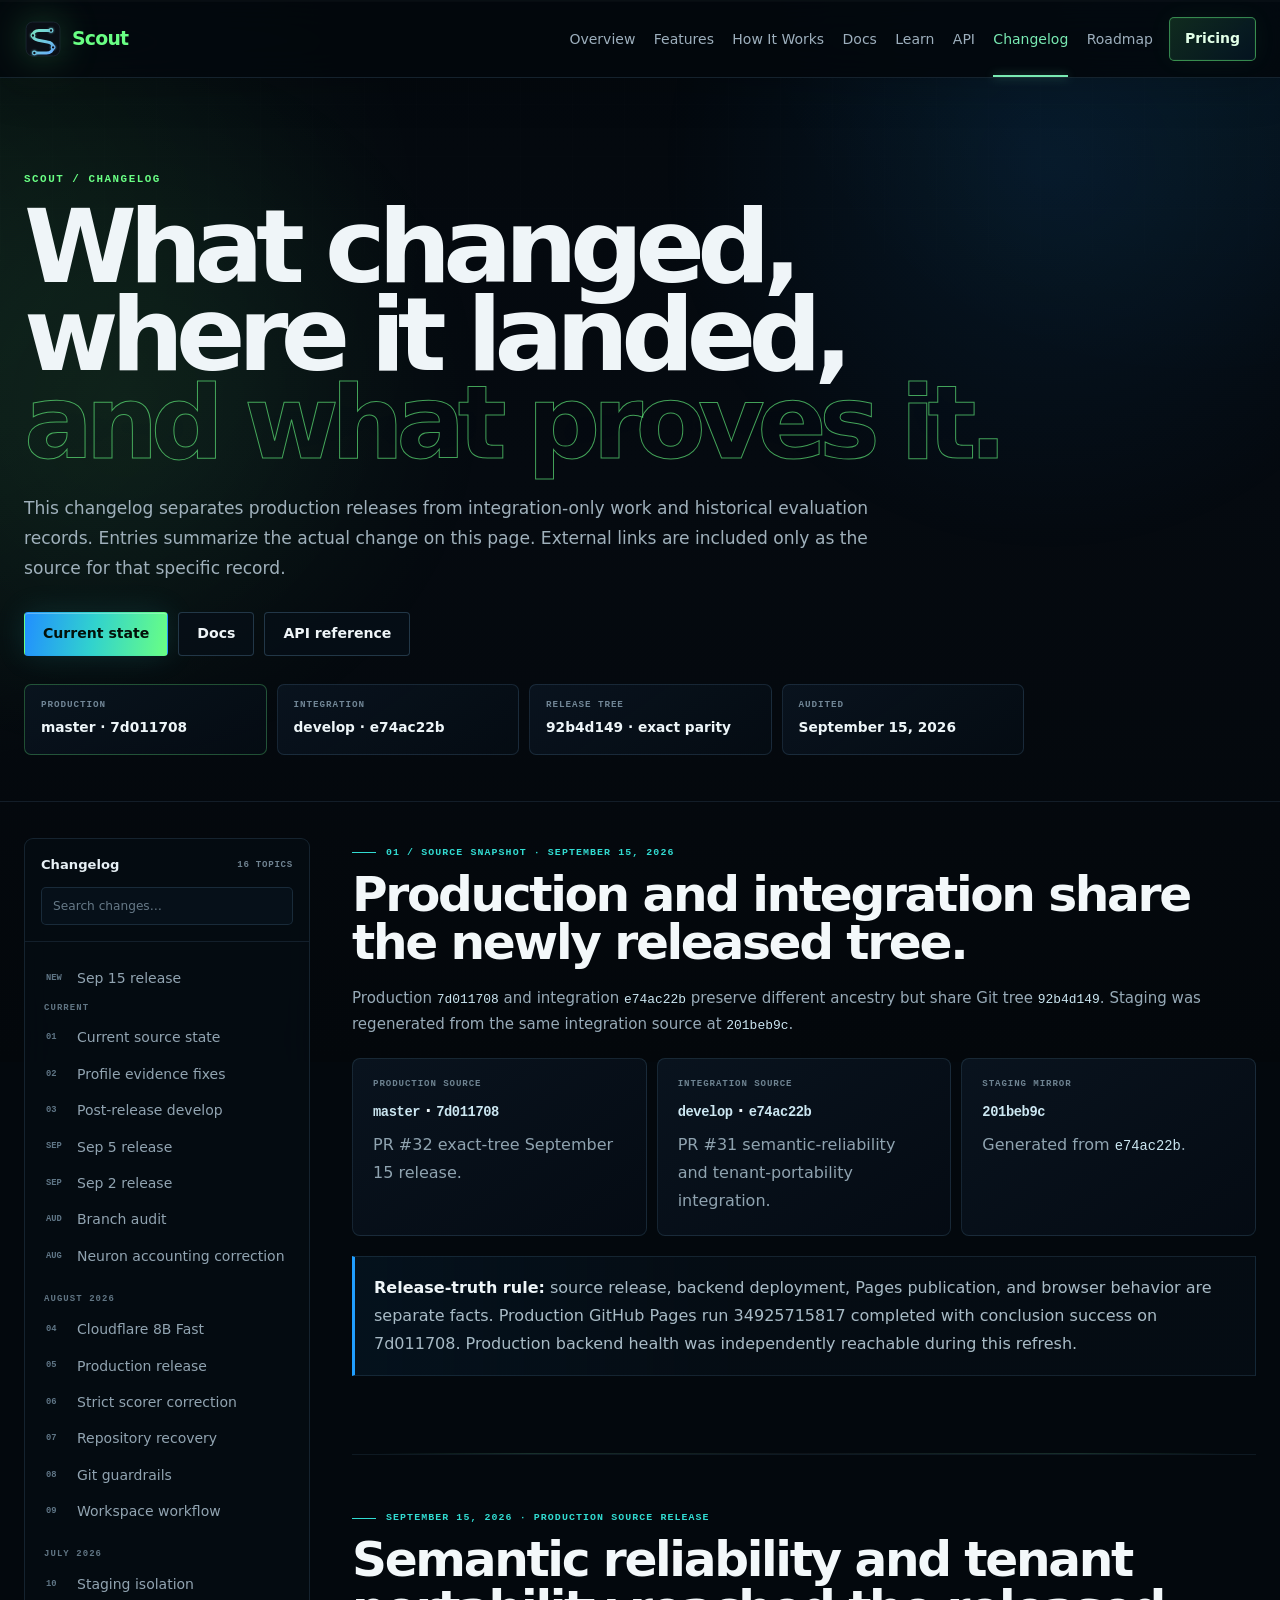
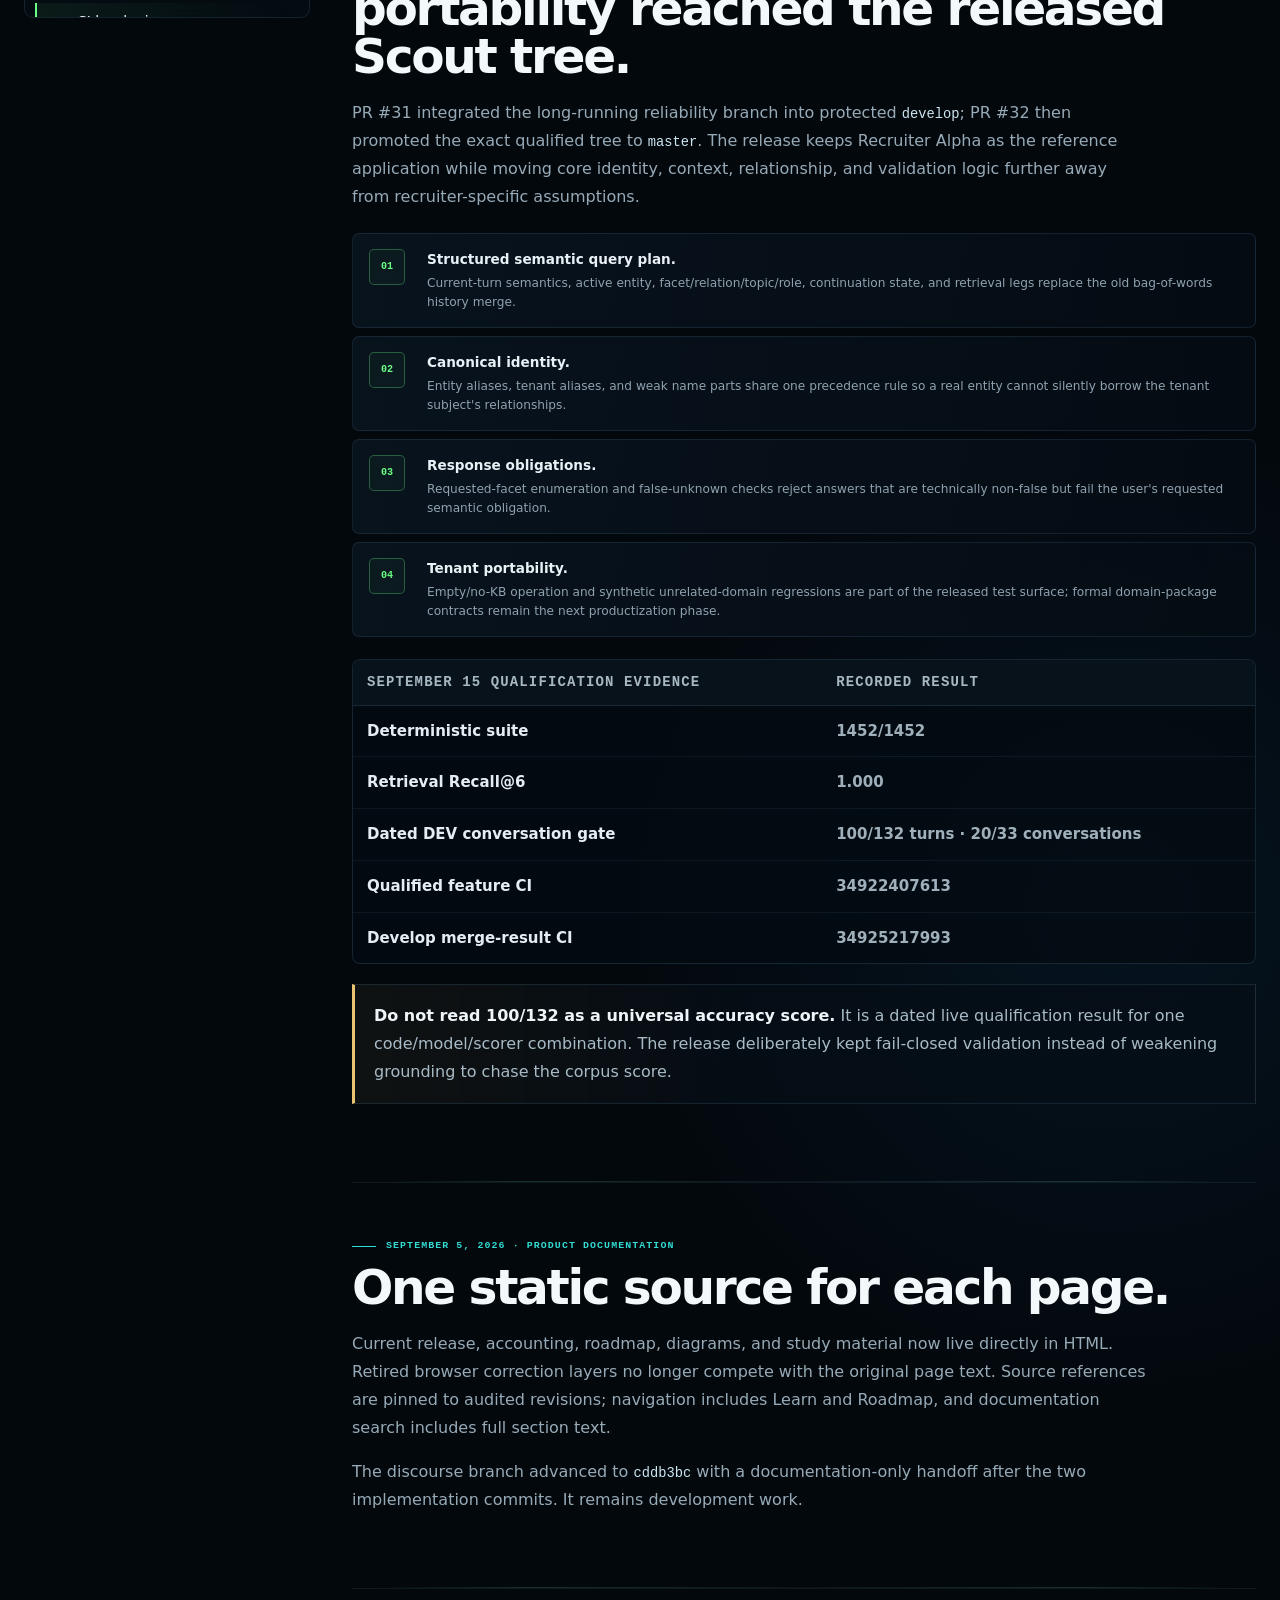
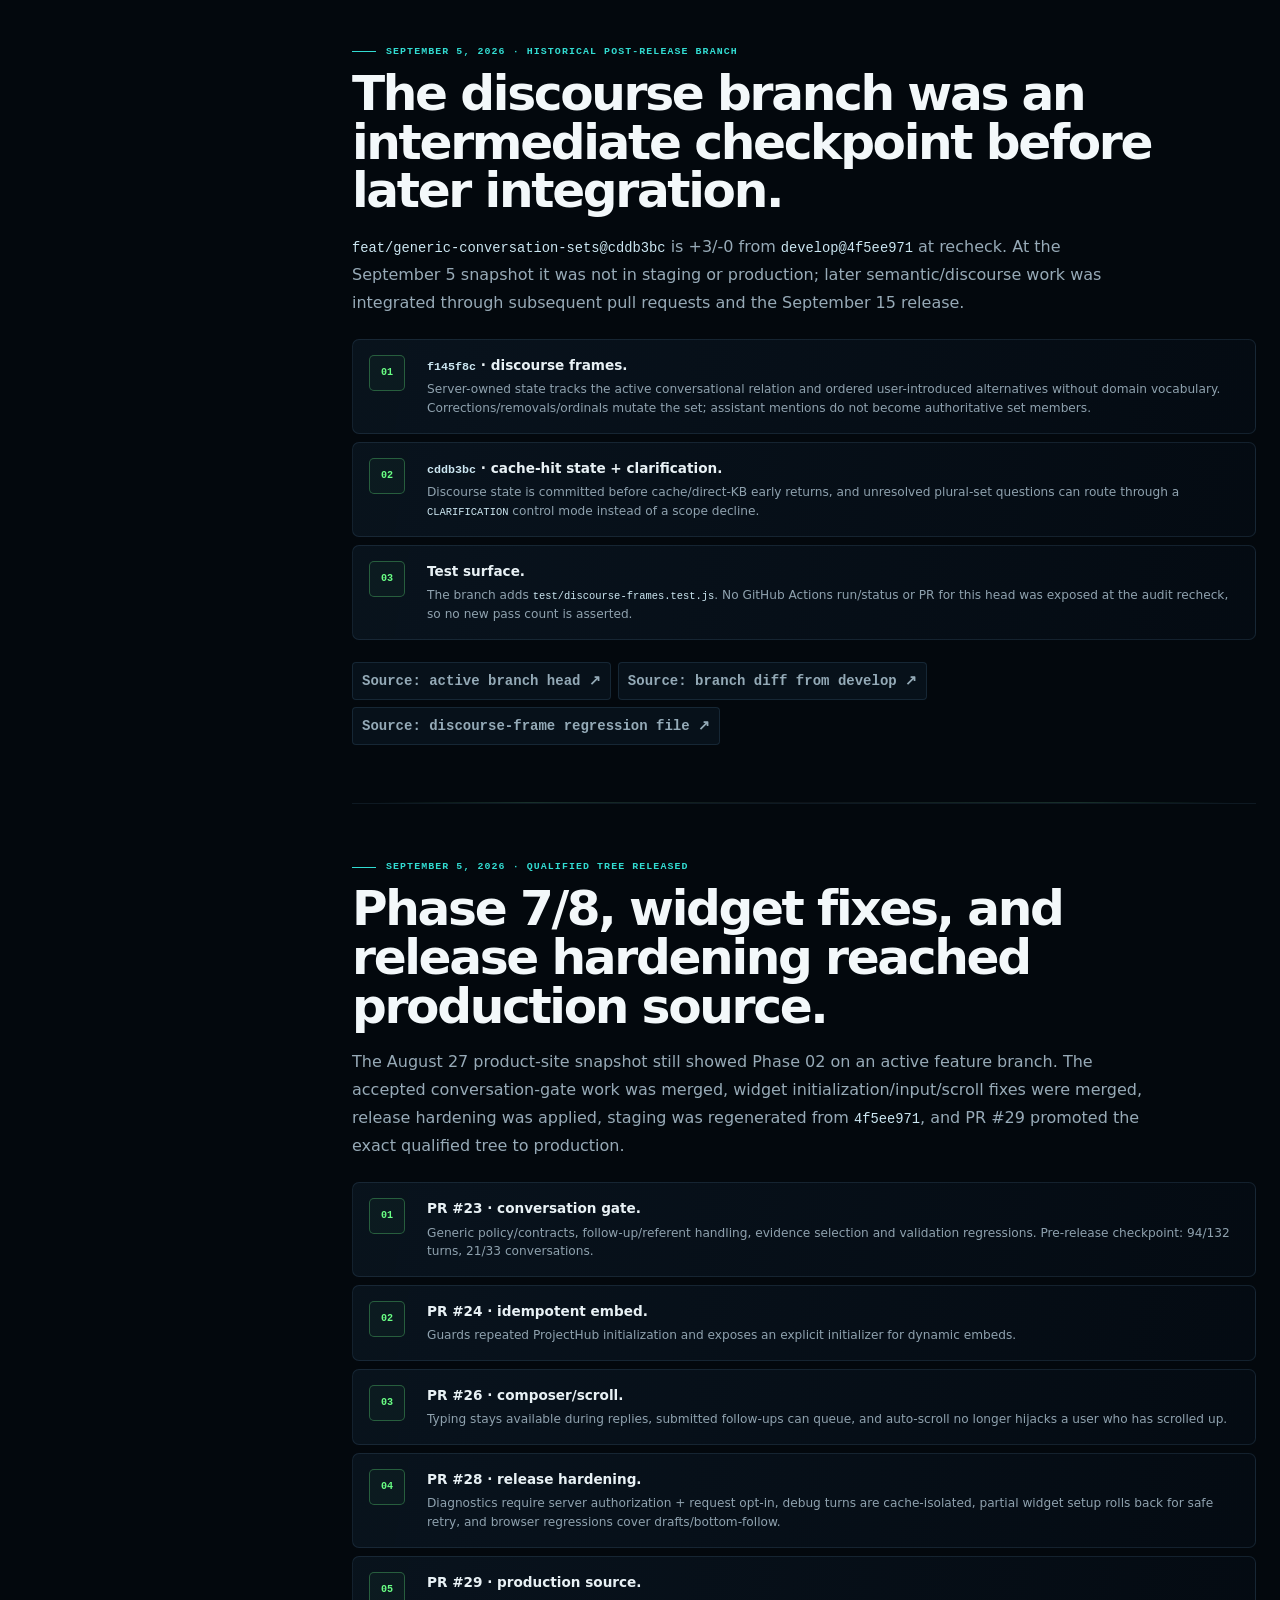
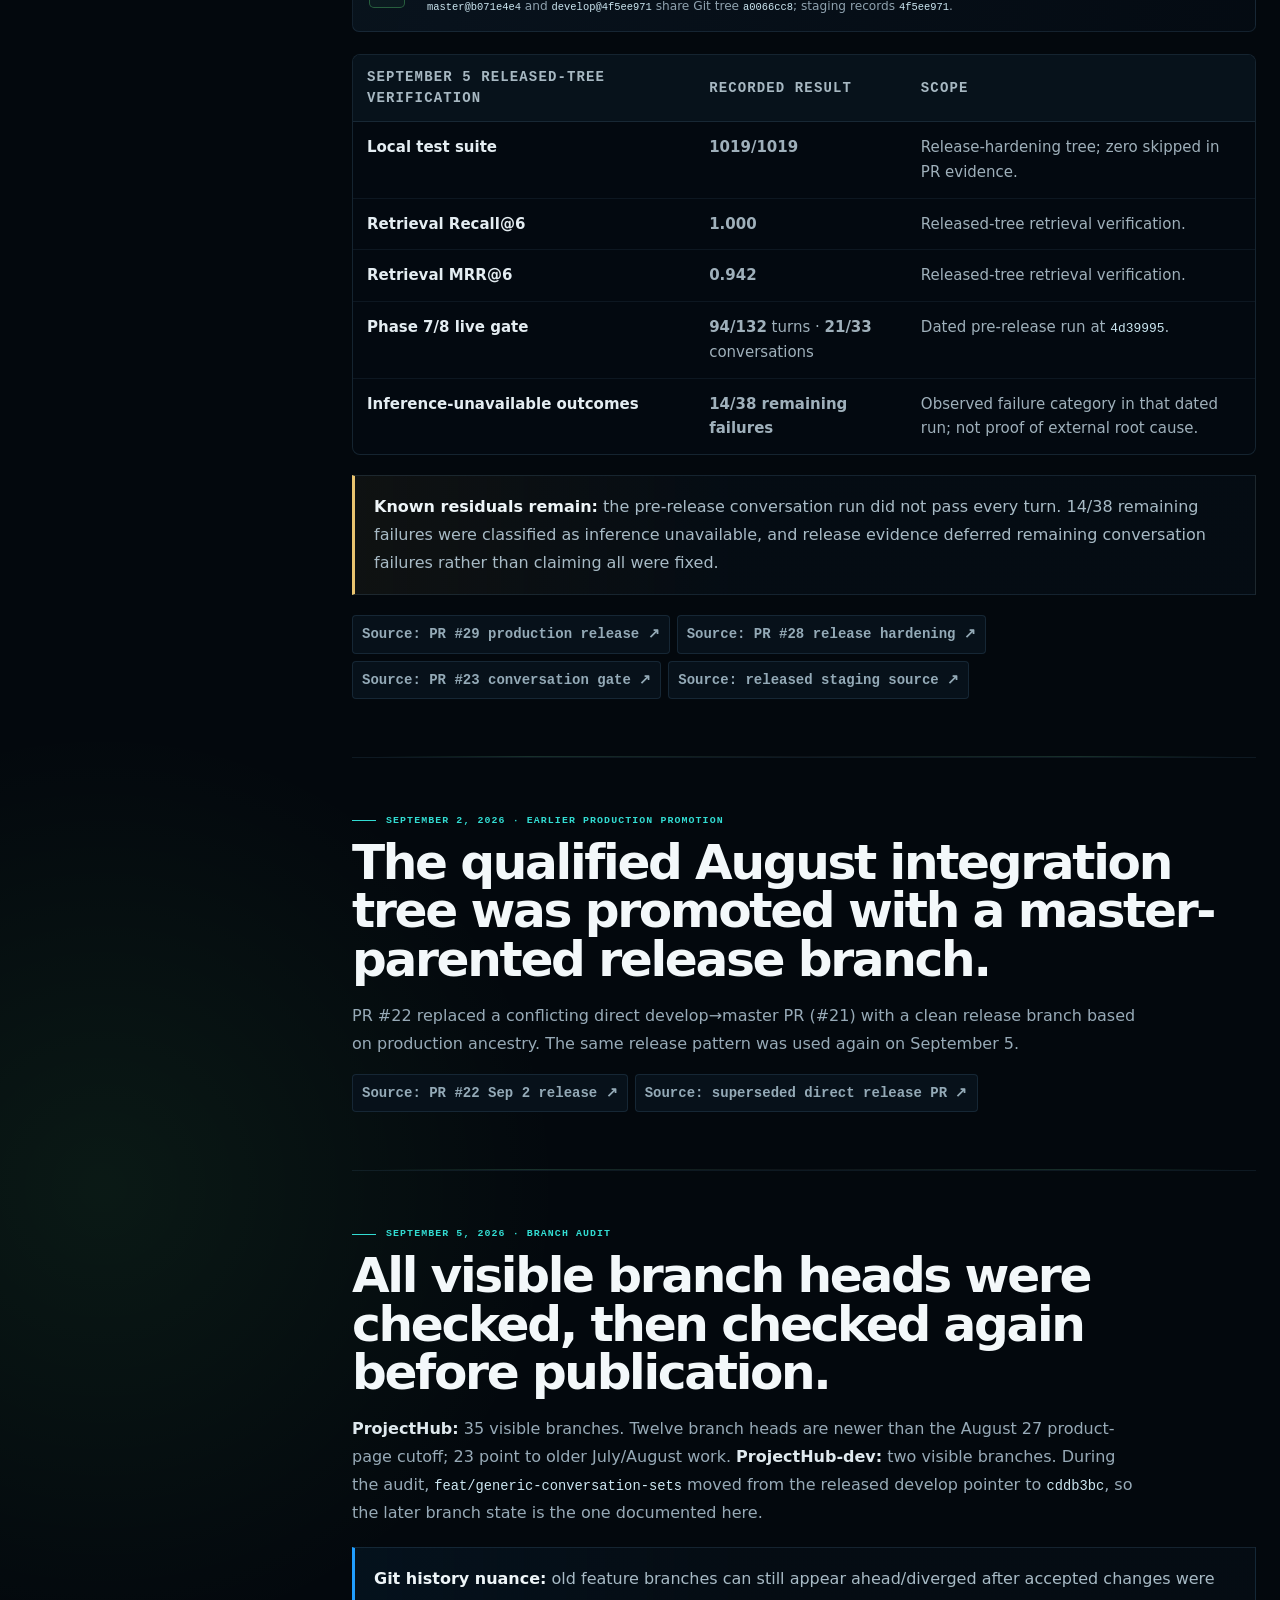
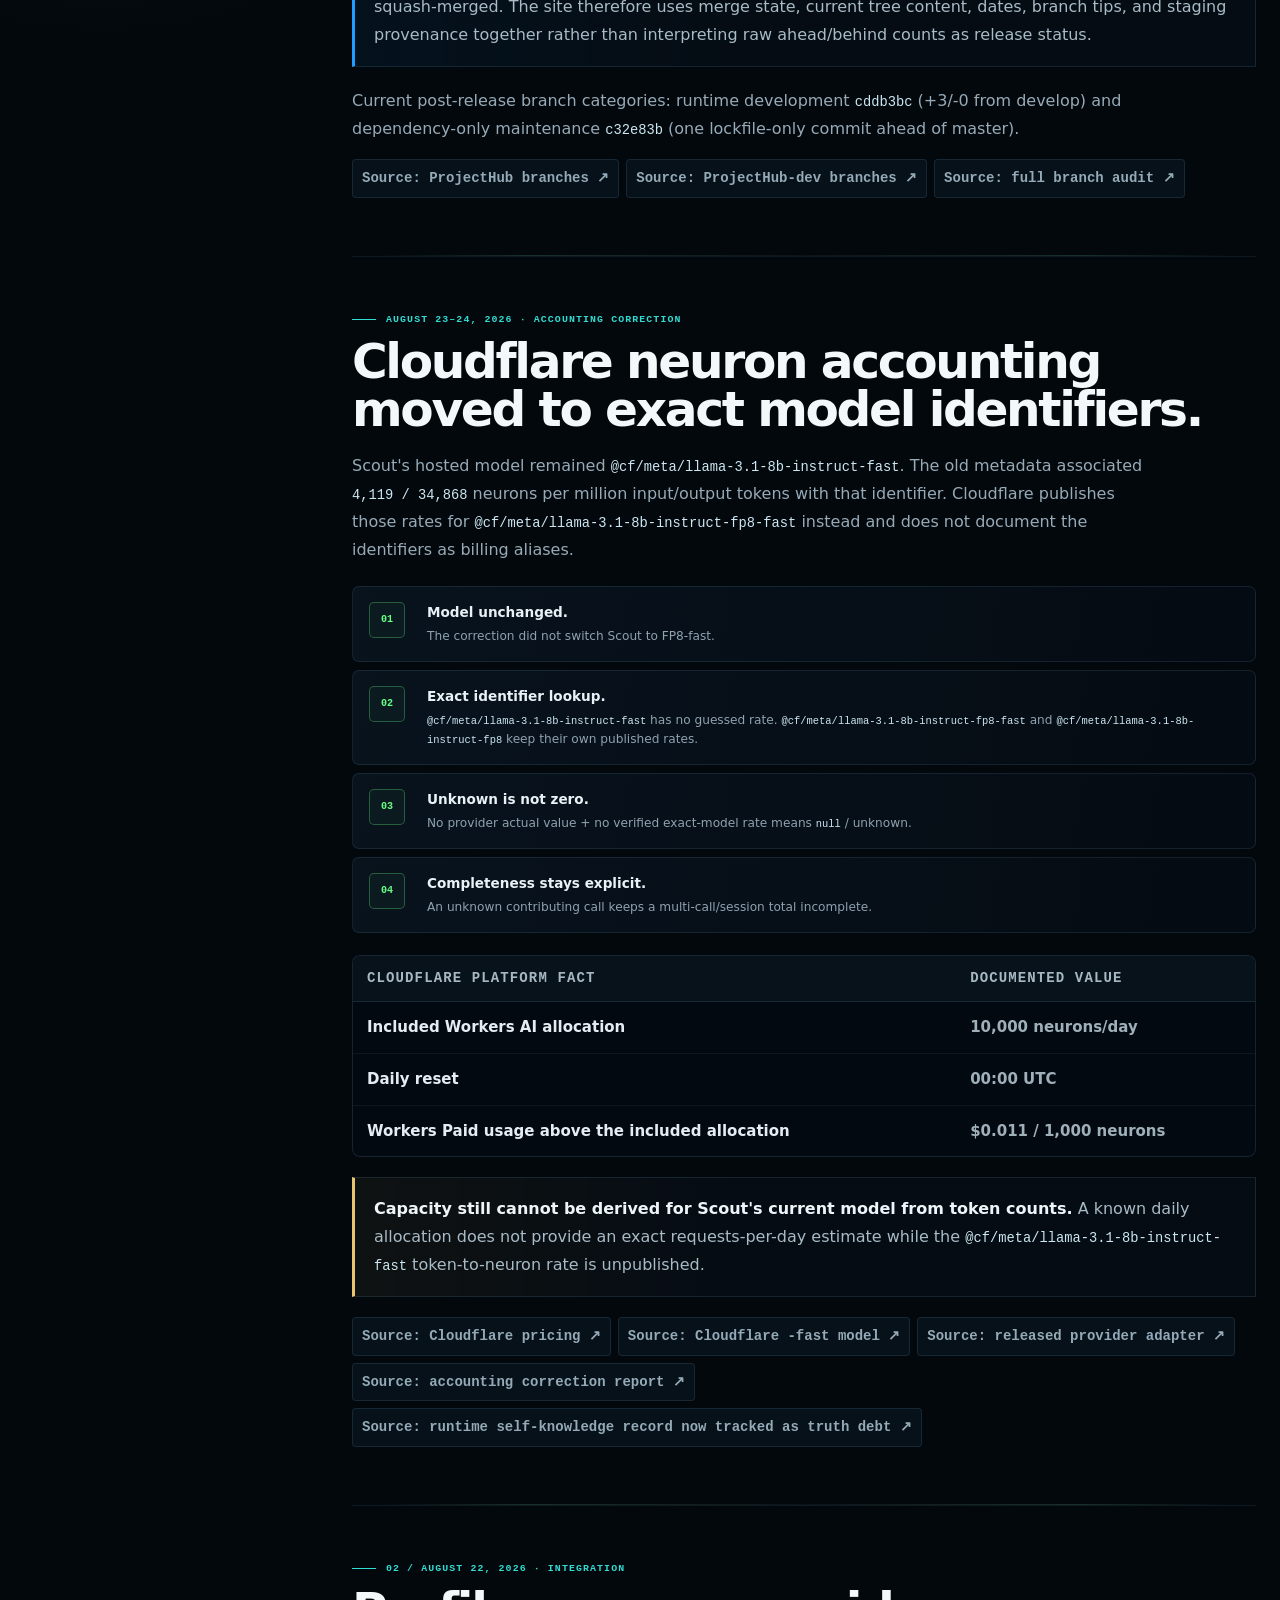
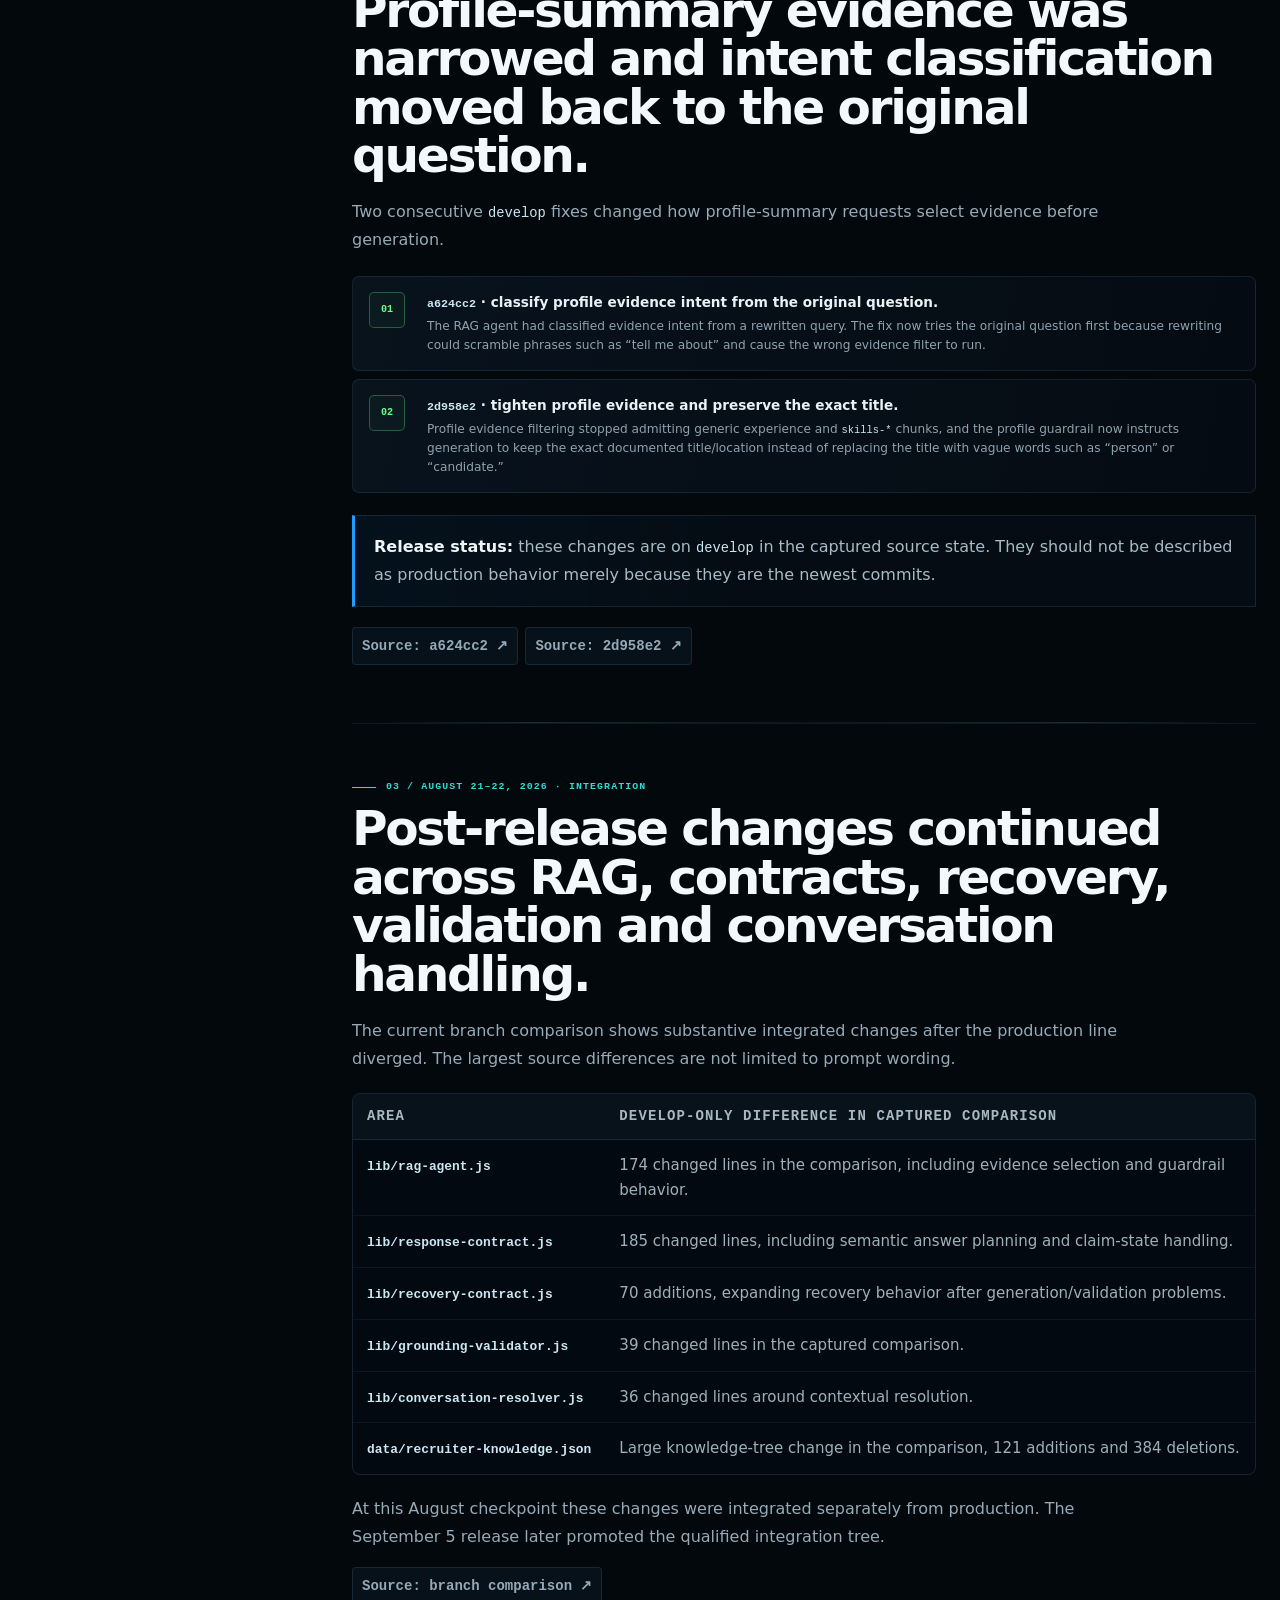
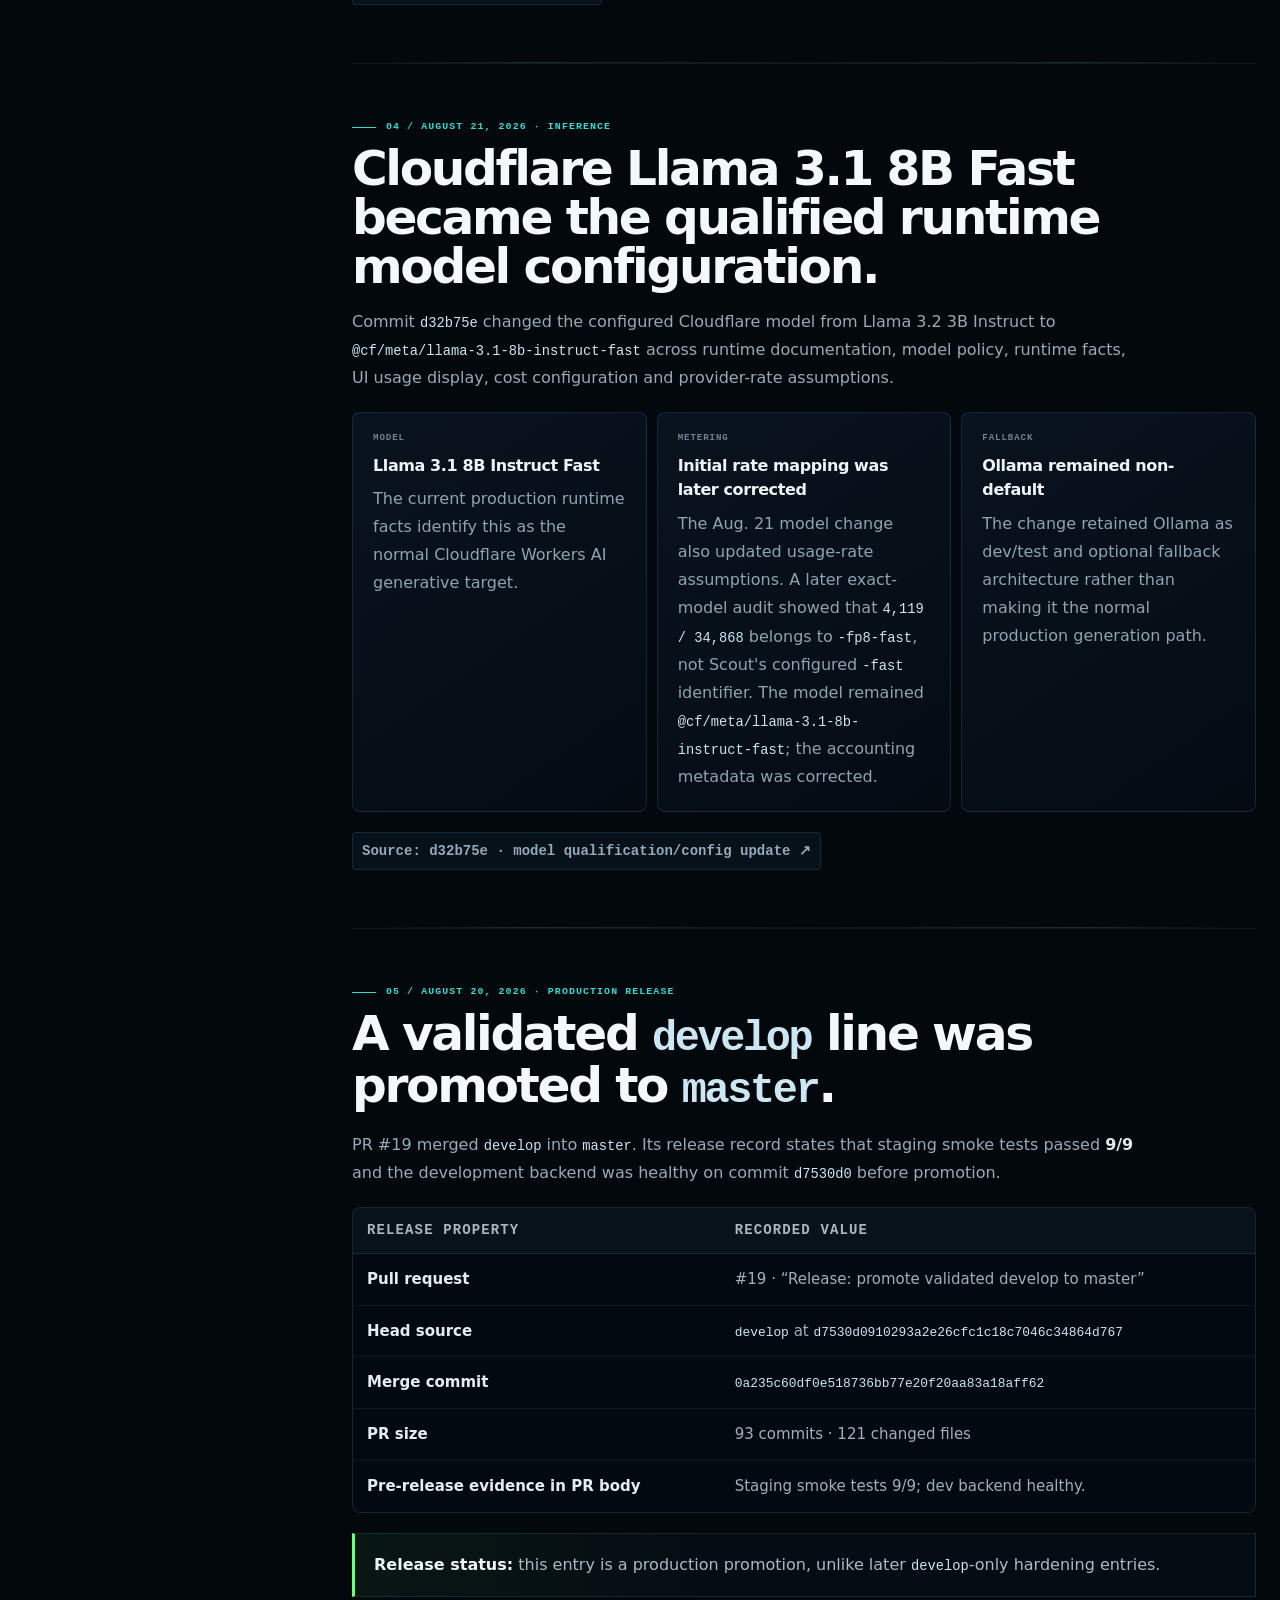
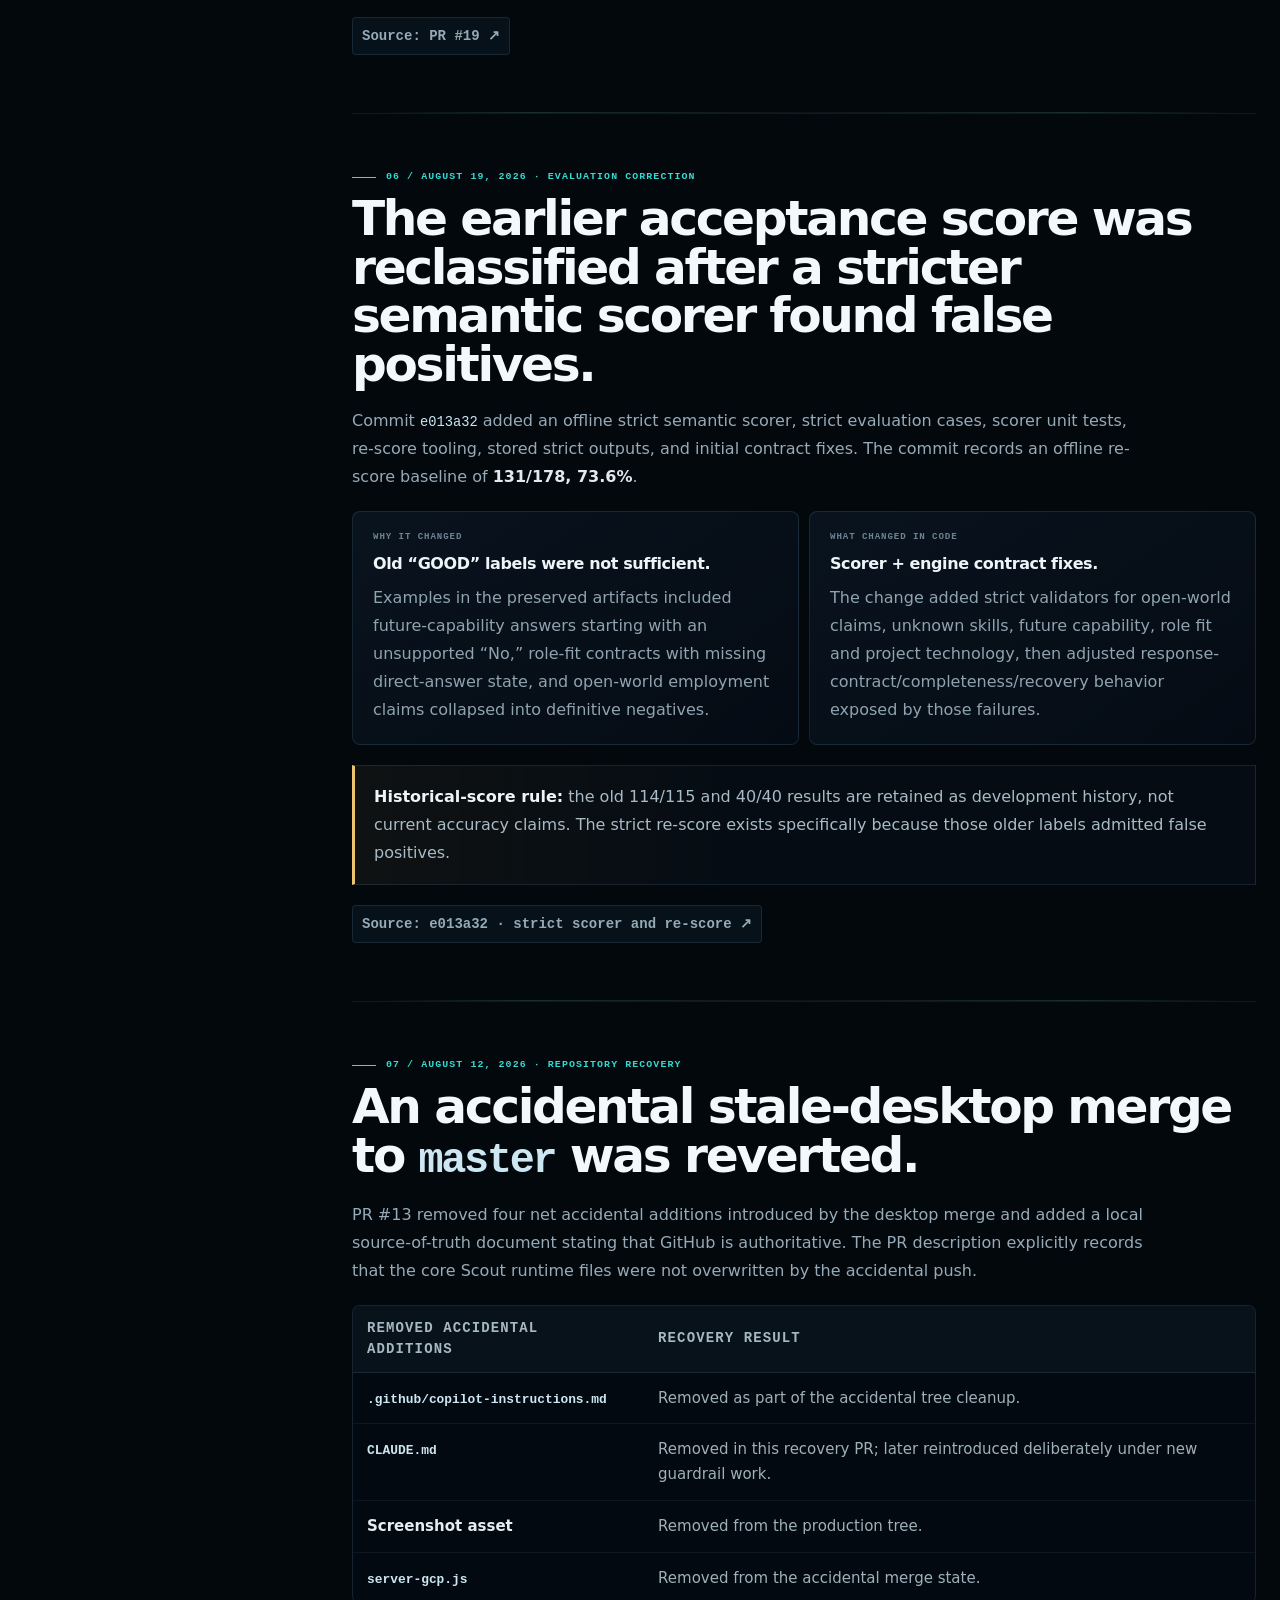
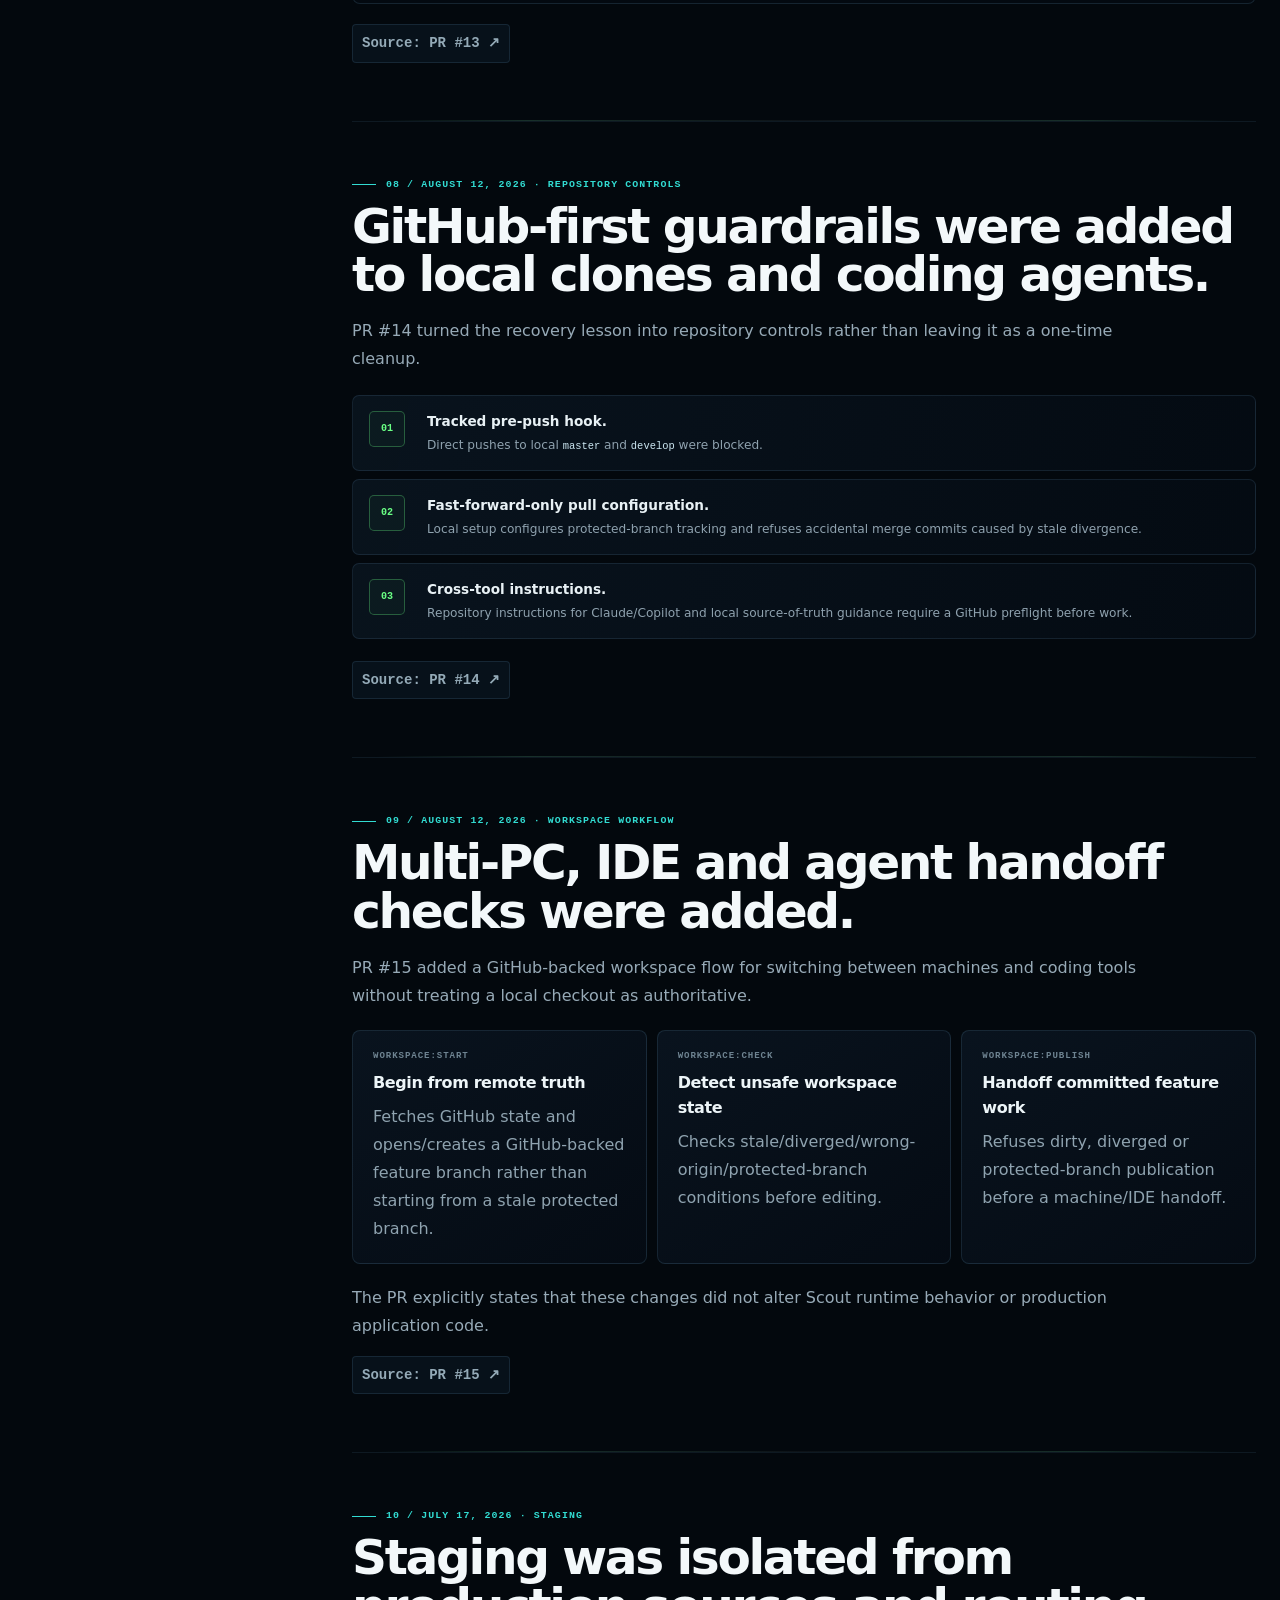
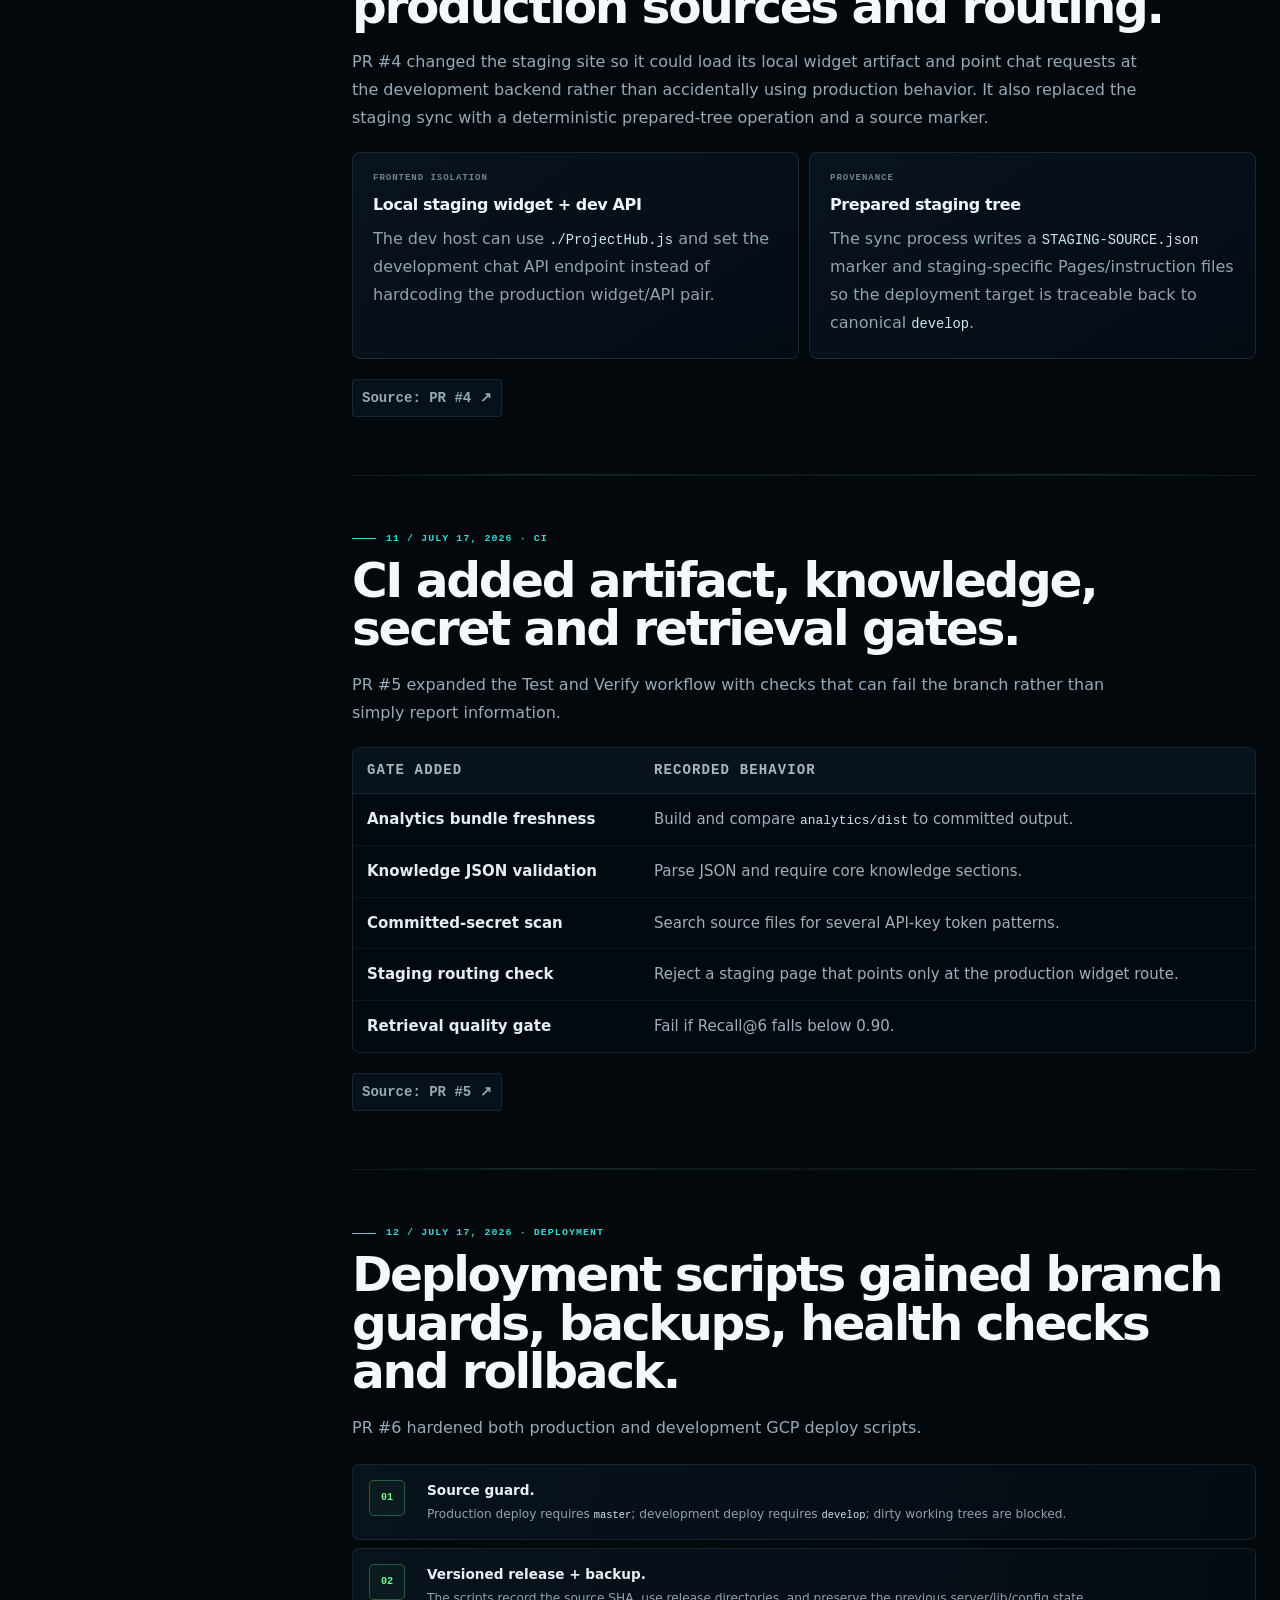
<file: changelog.html>
<!DOCTYPE html>
<html lang="en">
<head>
  <meta charset="UTF-8">
  <meta name="viewport" content="width=device-width, initial-scale=1.0">
  <meta name="theme-color" content="#03080d">
  <meta name="color-scheme" content="dark">
  <meta name="description" content="Full Scout changelog and ProjectHub development history with production, integration, evaluation, release-control, and source-of-truth changes tied to commits and pull requests.">
  <meta property="og:title" content="Scout Changelog">
  <meta property="og:description" content="Source-cited Scout and ProjectHub release and development history.">
  <meta property="og:type" content="website">
  <meta property="og:url" content="https://bradleymatera.dev/scout/changelog.html">
  <meta property="og:image" content="https://bradleymatera.dev/scout/assets/scout-og.svg">
  <link rel="canonical" href="https://bradleymatera.dev/scout/changelog.html">
  <link rel="icon" href="./assets/scout-mark.svg" type="image/svg+xml">
  <link rel="stylesheet" href="./styles.css">
  <link rel="stylesheet" href="./docs.css">
  <title>Scout Changelog</title>
<link href="./enhancements.css" rel="stylesheet"><link href="./further-reading.css" rel="stylesheet"><link href="./launch.css" rel="stylesheet"></head>
<body data-product-page="changelog" class="product-subpage docs-page changelog-page"><a class="skip-link" href="#main-content">Skip to content</a>
  <canvas id="ambient-three" aria-hidden="true"></canvas>
  <div class="page-grid" aria-hidden="true"></div>
  <div class="scan-line" aria-hidden="true"></div>
  <div class="scroll-progress" aria-hidden="true"><span></span></div>

  <header class="site-header"><div class="shell nav-shell"><a aria-label="Scout overview" href="./index.html#overview" class="brand"><img src="./assets/scout-mark.svg" alt="" width="38" height="38"><span>Scout</span></a><nav aria-label="Scout product navigation" class="nav-links"><a data-nav-key="overview" href="./index.html#overview">Overview</a><a data-nav-key="features" href="./index.html#features">Features</a><a data-nav-key="how-it-works" href="./index.html#how-it-works">How It Works</a><a data-nav-key="docs" href="./docs.html">Docs</a><a data-nav-key="learn" href="./learn.html">Learn</a><a data-nav-key="api" href="./api.html">API</a><a class="active" aria-current="page" data-nav-key="changelog" href="./changelog.html">Changelog</a><a data-nav-key="roadmap" href="./index.html#roadmap">Roadmap</a></nav><a data-nav-key="pricing" href="./pricing.html" class="nav-source nav-pricing">Pricing</a></div></header>

  <main id="main-content">
    <section class="subpage-hero">
      <div class="shell reveal visible">
        <div class="subpage-kicker">Scout / Changelog</div>
        <h1>What changed, where it landed, <span>and what proves it.</span></h1>
        <p>This changelog separates production releases from integration-only work and historical evaluation records. Entries summarize the actual change on this page. External links are included only as the source for that specific record.</p>
        <div class="subpage-actions">
          <a class="button primary" href="#current-state">Current state</a>
          <a class="button" href="./docs.html">Docs</a>
          <a class="button" href="./api.html">API reference</a>
        </div>
        <div class="docs-status-row" aria-label="Changelog source snapshot">
          <div class="docs-status-card current"><span>Production</span><strong>master · 7d011708</strong></div>
          <div class="docs-status-card"><span>Integration</span><strong>develop · e74ac22b</strong></div>
          <div class="docs-status-card"><span>Release tree</span><strong>92b4d149 · exact parity</strong></div>
          <div class="docs-status-card"><span>Audited</span><strong>September 15, 2026</strong></div>
        </div>
      </div>
    </section>

    <div class="shell docs-mobile-nav"><label><span class="sr-only">Changelog section</span><select aria-label="Changelog section"><option value="current-state">Production and integration share the September 15 released tree.</option><option value="sep15-release">Semantic reliability and tenant portability reached production source.</option><option value="sep5-site-overhaul">One static source for each page.</option><option value="sep5-active-discourse">The discourse branch was an intermediate checkpoint before later integration.</option><option value="sep5-release">Phase 7/8, widget fixes, and release hardening reached production source.</option><option value="sep2-release">The qualified August integration tree was promoted with a master-parented release branch.</option><option value="sep5-branch-audit">All visible branch heads were checked, then checked again before publication.</option><option value="aug23-neuron-accounting">Cloudflare neuron accounting moved to exact model identifiers.</option><option value="aug22-profile">Profile-summary evidence was narrowed and intent classification moved back to the original question.</option><option value="post-release-develop">Post-release changes continued across RAG, contracts, recovery, validation and conversation handling.</option><option value="aug21-model">Cloudflare Llama 3.1 8B Fast became the qualified runtime model configuration.</option><option value="aug20-release">A validated develop line was promoted to master.</option><option value="aug19-scorer">The earlier acceptance score was reclassified after a stricter semantic scorer found false positives.</option><option value="aug12-recovery">An accidental stale-desktop merge to master was reverted.</option><option value="aug12-guardrails">GitHub-first guardrails were added to local clones and coding agents.</option><option value="aug12-workspaces">Multi-PC, IDE and agent handoff checks were added.</option><option value="jul17-staging">Staging was isolated from production sources and routing.</option><option value="jul17-ci">CI added artifact, knowledge, secret and retrieval gates.</option><option value="jul17-deploy">Deployment scripts gained branch guards, backups, health checks and rollback.</option><option value="jul17-release">Frontend publication was gated behind backend verification.</option><option value="evaluation-history">Evaluation results are attached to the code/scorer that produced them.</option><option value="how-to-read">How entries are classified.</option></select></label></div>

    <div class="shell docs-shell">
      <aside class="docs-sidebar" aria-label="Changelog entries">
        <div class="docs-sidebar-head"><div class="docs-sidebar-title"><span>Changelog</span><span>16 topics</span></div><input class="docs-search" type="search" placeholder="Search changes…" aria-label="Search changelog"></div>
        <nav class="docs-nav">
          <div class="docs-nav-group"><a href="#sep15-release"><span class="nav-code">NEW</span>Sep 15 release</a><span class="docs-nav-label">Current</span>
            <a href="#current-state"><span class="nav-code">01</span>Current source state</a>
            <a href="#aug22-profile"><span class="nav-code">02</span>Profile evidence fixes</a>
            <a href="#post-release-develop"><span class="nav-code">03</span>Post-release develop</a>
          <a href="#sep5-release"><span class="nav-code">SEP</span>Sep 5 release</a><a href="#sep2-release"><span class="nav-code">SEP</span>Sep 2 release</a><a href="#sep5-branch-audit"><span class="nav-code">AUD</span>Branch audit</a><a href="#aug23-neuron-accounting"><span class="nav-code">AUG</span>Neuron accounting correction</a></div>
          <div class="docs-nav-group"><span class="docs-nav-label">August 2026</span>
            <a href="#aug21-model"><span class="nav-code">04</span>Cloudflare 8B Fast</a>
            <a href="#aug20-release"><span class="nav-code">05</span>Production release</a>
            <a href="#aug19-scorer"><span class="nav-code">06</span>Strict scorer correction</a>
            <a href="#aug12-recovery"><span class="nav-code">07</span>Repository recovery</a>
            <a href="#aug12-guardrails"><span class="nav-code">08</span>Git guardrails</a>
            <a href="#aug12-workspaces"><span class="nav-code">09</span>Workspace workflow</a>
          </div>
          <div class="docs-nav-group"><span class="docs-nav-label">July 2026</span>
            <a href="#jul17-staging"><span class="nav-code">10</span>Staging isolation</a>
            <a href="#jul17-ci"><span class="nav-code">11</span>CI hardening</a>
            <a href="#jul17-deploy"><span class="nav-code">12</span>Deploy safety</a>
            <a href="#jul17-release"><span class="nav-code">13</span>Coordinated releases</a>
          </div>
          <div class="docs-nav-group"><span class="docs-nav-label">Reference</span>
            <a href="#evaluation-history"><span class="nav-code">14</span>Evaluation history</a>
            <a href="#how-to-read"><span class="nav-code">15</span>How to read this log</a>
          </div>
        <a href="#sep5-site-overhaul">One static source for each page.</a></nav>
      </aside>

      <article class="docs-content">
        <div class="docs-empty">No changelog entries match that search.</div>

        <section class="docs-section" id="current-state" data-search="current source branch master develop production staging release tree September 15">
          <div class="docs-eyebrow">01 / Source snapshot · September 15, 2026</div><h2>Production and integration share the newly released tree.</h2>
          <p class="docs-lede">Production <code>7d011708</code> and integration <code>e74ac22b</code> preserve different ancestry but share Git tree <code>92b4d149</code>. Staging was regenerated from the same integration source at <code>201beb9c</code>.</p>
          <div class="docs-grid-3">
            <div class="docs-card"><span class="label">Production source</span><h3><code>master</code> · <code>7d011708</code></h3><p>PR #32 exact-tree September 15 release.</p></div>
            <div class="docs-card"><span class="label">Integration source</span><h3><code>develop</code> · <code>e74ac22b</code></h3><p>PR #31 semantic-reliability and tenant-portability integration.</p></div>
            <div class="docs-card"><span class="label">Staging mirror</span><h3><code>201beb9c</code></h3><p>Generated from <code>e74ac22b</code>.</p></div>
          </div>
          <div class="docs-callout"><strong>Release-truth rule:</strong> source release, backend deployment, Pages publication, and browser behavior are separate facts. Production GitHub Pages run 34925715817 completed with conclusion success on 7d011708. Production backend health was independently reachable during this refresh.</div>
        </section><section class="docs-section" id="sep15-release" data-search="September 15 semantic reliability tenant portability PR 31 PR 32 canonical identity semantic query plan empty knowledge">
          <div class="docs-eyebrow">September 15, 2026 · Production source release</div>
          <h2>Semantic reliability and tenant portability reached the released Scout tree.</h2>
          <p>PR #31 integrated the long-running reliability branch into protected <code>develop</code>; PR #32 then promoted the exact qualified tree to <code>master</code>. The release keeps Recruiter Alpha as the reference application while moving core identity, context, relationship, and validation logic further away from recruiter-specific assumptions.</p>
          <div class="docs-flow">
            <div class="docs-flow-step"><div><strong>Structured semantic query plan.</strong><span>Current-turn semantics, active entity, facet/relation/topic/role, continuation state, and retrieval legs replace the old bag-of-words history merge.</span></div></div>
            <div class="docs-flow-step"><div><strong>Canonical identity.</strong><span>Entity aliases, tenant aliases, and weak name parts share one precedence rule so a real entity cannot silently borrow the tenant subject's relationships.</span></div></div>
            <div class="docs-flow-step"><div><strong>Response obligations.</strong><span>Requested-facet enumeration and false-unknown checks reject answers that are technically non-false but fail the user's requested semantic obligation.</span></div></div>
            <div class="docs-flow-step"><div><strong>Tenant portability.</strong><span>Empty/no-KB operation and synthetic unrelated-domain regressions are part of the released test surface; formal domain-package contracts remain the next productization phase.</span></div></div>
          </div>
          <div class="docs-table-wrap"><table class="docs-table"><thead><tr><th>September 15 qualification evidence</th><th>Recorded result</th></tr></thead><tbody>
            <tr><td>Deterministic suite</td><td><strong>1452/1452</strong></td></tr>
            <tr><td>Retrieval Recall@6</td><td><strong>1.000</strong></td></tr>
            <tr><td>Dated DEV conversation gate</td><td><strong>100/132 turns · 20/33 conversations</strong></td></tr>
            <tr><td>Qualified feature CI</td><td><strong>34922407613</strong></td></tr>
            <tr><td>Develop merge-result CI</td><td><strong>34925217993</strong></td></tr>
          </tbody></table></div>
          <div class="docs-callout warning"><strong>Do not read 100/132 as a universal accuracy score.</strong> It is a dated live qualification result for one code/model/scorer combination. The release deliberately kept fail-closed validation instead of weakening grounding to chase the corpus score.</div>
        </section><section class="docs-section" id="sep5-site-overhaul"><div class="docs-eyebrow">September 5, 2026 · Product documentation</div><h2>One static source for each page.</h2><p>Current release, accounting, roadmap, diagrams, and study material now live directly in HTML. Retired browser correction layers no longer compete with the original page text. Source references are pinned to audited revisions; navigation includes Learn and Roadmap, and documentation search includes full section text.</p><p>The discourse branch advanced to <code>cddb3bc</code> with a documentation-only handoff after the two implementation commits. It remains development work.</p></section><section data-search="september 5 post release generic discourse frames clarification active branch cache direct kb" id="sep5-active-discourse" class="docs-section">
          <div class="docs-eyebrow">September 5, 2026 · Historical post-release branch</div>
          <h2>The discourse branch was an intermediate checkpoint before later integration.</h2>
          <p><code>feat/generic-conversation-sets@cddb3bc</code> is +3/-0 from <code>develop@4f5ee971</code> at recheck. At the September 5 snapshot it was not in staging or production; later semantic/discourse work was integrated through subsequent pull requests and the September 15 release.</p>
          <div class="docs-flow">
            <div class="docs-flow-step"><div><strong><code>f145f8c</code> · discourse frames.</strong><span>Server-owned state tracks the active conversational relation and ordered user-introduced alternatives without domain vocabulary. Corrections/removals/ordinals mutate the set; assistant mentions do not become authoritative set members.</span></div></div>
            <div class="docs-flow-step"><div><strong><code>cddb3bc</code> · cache-hit state + clarification.</strong><span>Discourse state is committed before cache/direct-KB early returns, and unresolved plural-set questions can route through a <code>CLARIFICATION</code> control mode instead of a scope decline.</span></div></div>
            <div class="docs-flow-step"><div><strong>Test surface.</strong><span>The branch adds <code>test/discourse-frames.test.js</code>. No GitHub Actions run/status or PR for this head was exposed at the audit recheck, so no new pass count is asserted.</span></div></div>
          </div>
          <div class="docs-source-row"><a href="https://github.com/BradleyMatera/ProjectHub/commit/cddb3bca1410f9cee04372e0670037244ffc8d3d" target="_blank" rel="noopener">Source: active branch head ↗</a><a href="https://github.com/BradleyMatera/ProjectHub/compare/4f5ee971488e433ebdf66280cce82e163c5c7688...cddb3bca1410f9cee04372e0670037244ffc8d3d" target="_blank" rel="noopener">Source: branch diff from develop ↗</a><a href="https://github.com/BradleyMatera/ProjectHub/blob/cddb3bca1410f9cee04372e0670037244ffc8d3d/test/discourse-frames.test.js" target="_blank" rel="noopener">Source: discourse-frame regression file ↗</a></div></section><section data-search="september 5 2026 release phase 7 8 hardening widget diagnostics staging production 1019" id="sep5-release" class="docs-section">
          <div class="docs-eyebrow">September 5, 2026 · Qualified tree released</div>
          <h2>Phase 7/8, widget fixes, and release hardening reached production source.</h2>
          <p>The August 27 product-site snapshot still showed Phase 02 on an active feature branch. The accepted conversation-gate work was merged, widget initialization/input/scroll fixes were merged, release hardening was applied, staging was regenerated from <code>4f5ee971</code>, and PR #29 promoted the exact qualified tree to production.</p>
          <div class="docs-flow">
            <div class="docs-flow-step"><div><strong>PR #23 · conversation gate.</strong><span>Generic policy/contracts, follow-up/referent handling, evidence selection and validation regressions. Pre-release checkpoint: 94/132 turns, 21/33 conversations.</span></div></div>
            <div class="docs-flow-step"><div><strong>PR #24 · idempotent embed.</strong><span>Guards repeated ProjectHub initialization and exposes an explicit initializer for dynamic embeds.</span></div></div>
            <div class="docs-flow-step"><div><strong>PR #26 · composer/scroll.</strong><span>Typing stays available during replies, submitted follow-ups can queue, and auto-scroll no longer hijacks a user who has scrolled up.</span></div></div>
            <div class="docs-flow-step"><div><strong>PR #28 · release hardening.</strong><span>Diagnostics require server authorization + request opt-in, debug turns are cache-isolated, partial widget setup rolls back for safe retry, and browser regressions cover drafts/bottom-follow.</span></div></div>
            <div class="docs-flow-step"><div><strong>PR #29 · production source.</strong><span><code>master@b071e4e4</code> and <code>develop@4f5ee971</code> share Git tree <code>a0066cc8</code>; staging records <code>4f5ee971</code>.</span></div></div>
          </div>

      <div class="docs-table-wrap" data-sept5-verification=""><table class="docs-table"><thead><tr><th>September 5 released-tree verification</th><th>Recorded result</th><th>Scope</th></tr></thead><tbody>
        <tr><td>Local test suite</td><td><strong>1019/1019</strong></td><td>Release-hardening tree; zero skipped in PR evidence.</td></tr>
        <tr><td>Retrieval Recall@6</td><td><strong>1.000</strong></td><td>Released-tree retrieval verification.</td></tr>
        <tr><td>Retrieval MRR@6</td><td><strong>0.942</strong></td><td>Released-tree retrieval verification.</td></tr>
        <tr><td>Phase 7/8 live gate</td><td><strong>94/132</strong> turns · <strong>21/33</strong> conversations</td><td>Dated pre-release run at <code>4d39995</code>.</td></tr>
        <tr><td>Inference-unavailable outcomes</td><td><strong>14/38 remaining failures</strong></td><td>Observed failure category in that dated run; not proof of external root cause.</td></tr>
      </tbody></table></div>
          <div class="docs-callout warning"><strong>Known residuals remain:</strong> the pre-release conversation run did not pass every turn. 14/38 remaining failures were classified as inference unavailable, and release evidence deferred remaining conversation failures rather than claiming all were fixed.</div>
          <div class="docs-source-row"><a href="https://github.com/BradleyMatera/ProjectHub/pull/29" target="_blank" rel="noopener">Source: PR #29 production release ↗</a><a href="https://github.com/BradleyMatera/ProjectHub/pull/28" target="_blank" rel="noopener">Source: PR #28 release hardening ↗</a><a href="https://github.com/BradleyMatera/ProjectHub/pull/23" target="_blank" rel="noopener">Source: PR #23 conversation gate ↗</a><a href="https://github.com/BradleyMatera/ProjectHub-dev/blob/6d36433c040d0bbc903ec26b6968674bd937bcd0/STAGING-SOURCE.json" target="_blank" rel="noopener">Source: released staging source ↗</a></div></section><section data-search="september 2 2026 production release staging" id="sep2-release" class="docs-section"><div class="docs-eyebrow">September 2, 2026 · Earlier production promotion</div><h2>The qualified August integration tree was promoted with a master-parented release branch.</h2><p>PR #22 replaced a conflicting direct develop→master PR (#21) with a clean release branch based on production ancestry. The same release pattern was used again on September 5.</p><div class="docs-source-row"><a href="https://github.com/BradleyMatera/ProjectHub/pull/22" target="_blank" rel="noopener">Source: PR #22 Sep 2 release ↗</a><a href="https://github.com/BradleyMatera/ProjectHub/pull/21" target="_blank" rel="noopener">Source: superseded direct release PR ↗</a></div></section><section data-search="branch audit 35 branches projecthub dev historical dependabot active discourse" id="sep5-branch-audit" class="docs-section">
          <div class="docs-eyebrow">September 5, 2026 · Branch audit</div>
          <h2>All visible branch heads were checked, then checked again before publication.</h2>
          <p><strong>ProjectHub:</strong> 35 visible branches. Twelve branch heads are newer than the August 27 product-page cutoff; 23 point to older July/August work. <strong>ProjectHub-dev:</strong> two visible branches. During the audit, <code>feat/generic-conversation-sets</code> moved from the released develop pointer to <code>cddb3bc</code>, so the later branch state is the one documented here.</p>
          <div class="docs-callout no-math"><strong>Git history nuance:</strong> old feature branches can still appear ahead/diverged after accepted changes were squash-merged. The site therefore uses merge state, current tree content, dates, branch tips, and staging provenance together rather than interpreting raw ahead/behind counts as release status.</div>
          <p>Current post-release branch categories: runtime development <code>cddb3bc</code> (+3/-0 from develop) and dependency-only maintenance <code>c32e83b</code> (one lockfile-only commit ahead of master).</p>
          <div class="docs-source-row"><a href="https://github.com/BradleyMatera/ProjectHub/branches" target="_blank" rel="noopener">Source: ProjectHub branches ↗</a><a href="https://github.com/BradleyMatera/ProjectHub-dev/branches" target="_blank" rel="noopener">Source: ProjectHub-dev branches ↗</a><a href="https://github.com/BradleyMatera/Scout-product-page/blob/main/SCOUT-SOURCE-AUDIT.md" target="_blank" rel="noopener">Source: full branch audit ↗</a></div></section><section data-search="august 23 24 cloudflare neuron accounting exact model pricing fp8 fast unknown null cost telemetry correction" id="aug23-neuron-accounting" class="docs-section">
      <div class="docs-eyebrow">August 23–24, 2026 · Accounting correction</div>
      <h2>Cloudflare neuron accounting moved to exact model identifiers.</h2>
      <p>Scout's hosted model remained <code>@cf/meta/llama-3.1-8b-instruct-fast</code>. The old metadata associated <code>4,119 / 34,868</code> neurons per million input/output tokens with that identifier. Cloudflare publishes those rates for <code>@cf/meta/llama-3.1-8b-instruct-fp8-fast</code> instead and does not document the identifiers as billing aliases.</p>
      <div class="docs-flow">
        <div class="docs-flow-step"><div><strong>Model unchanged.</strong><span>The correction did not switch Scout to FP8-fast.</span></div></div>
        <div class="docs-flow-step"><div><strong>Exact identifier lookup.</strong><span><code>@cf/meta/llama-3.1-8b-instruct-fast</code> has no guessed rate. <code>@cf/meta/llama-3.1-8b-instruct-fp8-fast</code> and <code>@cf/meta/llama-3.1-8b-instruct-fp8</code> keep their own published rates.</span></div></div>
        <div class="docs-flow-step"><div><strong>Unknown is not zero.</strong><span>No provider actual value + no verified exact-model rate means <code>null</code> / unknown.</span></div></div>
        <div class="docs-flow-step"><div><strong>Completeness stays explicit.</strong><span>An unknown contributing call keeps a multi-call/session total incomplete.</span></div></div>
      </div>
      <div class="docs-table-wrap"><table class="docs-table"><thead><tr><th>Cloudflare platform fact</th><th>Documented value</th></tr></thead><tbody>
        <tr><td>Included Workers AI allocation</td><td><strong>10,000 neurons/day</strong></td></tr>
        <tr><td>Daily reset</td><td><strong>00:00 UTC</strong></td></tr>
        <tr><td>Workers Paid usage above the included allocation</td><td><strong>$0.011 / 1,000 neurons</strong></td></tr>
      </tbody></table></div>
      <div class="docs-callout warning"><strong>Capacity still cannot be derived for Scout's current model from token counts.</strong> A known daily allocation does not provide an exact requests-per-day estimate while the <code>@cf/meta/llama-3.1-8b-instruct-fast</code> token-to-neuron rate is unpublished.</div>
      <div class="docs-source-row"><a href="https://developers.cloudflare.com/workers-ai/platform/pricing/" target="_blank" rel="noopener">Source: Cloudflare pricing ↗</a><a href="https://developers.cloudflare.com/workers-ai/models/llama-3.1-8b-instruct-fast/" target="_blank" rel="noopener">Source: Cloudflare -fast model ↗</a><a href="https://github.com/BradleyMatera/ProjectHub/blob/b071e4e4f0bb69faeecd811f31514af30d2e1f61/lib/cloudflare-provider.js" target="_blank" rel="noopener">Source: released provider adapter ↗</a><a href="https://github.com/BradleyMatera/ProjectHub/blob/b071e4e4f0bb69faeecd811f31514af30d2e1f61/docs/cloudflare-neuron-accounting-report.md" target="_blank" rel="noopener">Source: accounting correction report ↗</a><a href="https://github.com/BradleyMatera/ProjectHub/blob/b071e4e4f0bb69faeecd811f31514af30d2e1f61/data/scout-runtime-knowledge.json" target="_blank" rel="noopener">Source: runtime self-knowledge record now tracked as truth debt ↗</a></div>
    </section>

        <section class="docs-section" id="aug22-profile" data-search="2026 08 22 profile evidence intent original question title rag agent filter skills experience">
          <div class="docs-eyebrow">02 / August 22, 2026 · Integration</div><h2>Profile-summary evidence was narrowed and intent classification moved back to the original question.</h2>
          <p>Two consecutive <code>develop</code> fixes changed how profile-summary requests select evidence before generation.</p>
          <div class="docs-flow">
            <div class="docs-flow-step"><div><strong><code>a624cc2</code> · classify profile evidence intent from the original question.</strong><span>The RAG agent had classified evidence intent from a rewritten query. The fix now tries the original question first because rewriting could scramble phrases such as “tell me about” and cause the wrong evidence filter to run.</span></div></div>
            <div class="docs-flow-step"><div><strong><code>2d958e2</code> · tighten profile evidence and preserve the exact title.</strong><span>Profile evidence filtering stopped admitting generic experience and <code>skills-*</code> chunks, and the profile guardrail now instructs generation to keep the exact documented title/location instead of replacing the title with vague words such as “person” or “candidate.”</span></div></div>
          </div>
          <div class="docs-callout"><strong>Release status:</strong> these changes are on <code>develop</code> in the captured source state. They should not be described as production behavior merely because they are the newest commits.</div>
          <div class="docs-source-row"><a href="https://github.com/BradleyMatera/ProjectHub/commit/a624cc23b87b35a68b6dabba4d5f71d4e06e9a9f" target="_blank" rel="noopener">Source: a624cc2 ↗</a><a href="https://github.com/BradleyMatera/ProjectHub/commit/2d958e28b48ff3798a501a650e544823e639f19b" target="_blank" rel="noopener">Source: 2d958e2 ↗</a></div>
        </section>

        <section class="docs-section" id="post-release-develop" data-search="post release develop rag response contract recovery contract validation conversation role negative unknown source difference">
          <div class="docs-eyebrow">03 / August 21–22, 2026 · Integration</div><h2>Post-release changes continued across RAG, contracts, recovery, validation and conversation handling.</h2>
          <p>The current branch comparison shows substantive integrated changes after the production line diverged. The largest source differences are not limited to prompt wording.</p>
          <div class="docs-table-wrap"><table class="docs-table"><thead><tr><th>Area</th><th>Develop-only difference in captured comparison</th></tr></thead><tbody>
            <tr><td><code>lib/rag-agent.js</code></td><td>174 changed lines in the comparison, including evidence selection and guardrail behavior.</td></tr>
            <tr><td><code>lib/response-contract.js</code></td><td>185 changed lines, including semantic answer planning and claim-state handling.</td></tr>
            <tr><td><code>lib/recovery-contract.js</code></td><td>70 additions, expanding recovery behavior after generation/validation problems.</td></tr>
            <tr><td><code>lib/grounding-validator.js</code></td><td>39 changed lines in the captured comparison.</td></tr>
            <tr><td><code>lib/conversation-resolver.js</code></td><td>36 changed lines around contextual resolution.</td></tr>
            <tr><td><code>data/recruiter-knowledge.json</code></td><td>Large knowledge-tree change in the comparison, 121 additions and 384 deletions.</td></tr>
          </tbody></table></div>
          <p>At this August checkpoint these changes were integrated separately from production. The September 5 release later promoted the qualified integration tree.</p>
          <div class="docs-source-row"><a href="https://github.com/BradleyMatera/ProjectHub/compare/master...develop" target="_blank" rel="noopener">Source: branch comparison ↗</a></div>
        </section>

        <section class="docs-section" id="aug21-model" data-search="august 21 cloudflare llama 3.1 8b fast neurons model inference production staging qualify">
          <div class="docs-eyebrow">04 / August 21, 2026 · Inference</div><h2>Cloudflare Llama 3.1 8B Fast became the qualified runtime model configuration.</h2>
          <p>Commit <code>d32b75e</code> changed the configured Cloudflare model from Llama 3.2 3B Instruct to <code>@cf/meta/llama-3.1-8b-instruct-fast</code> across runtime documentation, model policy, runtime facts, UI usage display, cost configuration and provider-rate assumptions.</p>
          <div class="docs-grid-3">
            <div class="docs-card"><span class="label">Model</span><h3>Llama 3.1 8B Instruct Fast</h3><p>The current production runtime facts identify this as the normal Cloudflare Workers AI generative target.</p></div>
            <div class="docs-card"><span class="label">Metering</span><h3>Initial rate mapping was later corrected</h3><p>The Aug. 21 model change also updated usage-rate assumptions. A later exact-model audit showed that <code>4,119 / 34,868</code> belongs to <code>-fp8-fast</code>, not Scout's configured <code>-fast</code> identifier. The model remained <code>@cf/meta/llama-3.1-8b-instruct-fast</code>; the accounting metadata was corrected.</p></div>
            <div class="docs-card"><span class="label">Fallback</span><h3>Ollama remained non-default</h3><p>The change retained Ollama as dev/test and optional fallback architecture rather than making it the normal production generation path.</p></div>
          </div>
          <div class="docs-source-row"><a href="https://github.com/BradleyMatera/ProjectHub/commit/d32b75e945578f9b4261cc1decd2766b7e111873" target="_blank" rel="noopener">Source: d32b75e · model qualification/config update ↗</a></div>
        </section>

        <section class="docs-section" id="aug20-release" data-search="august 20 release pr 19 93 commits staging smoke 9 9 dev backend healthy production master">
          <div class="docs-eyebrow">05 / August 20, 2026 · Production release</div><h2>A validated <code>develop</code> line was promoted to <code>master</code>.</h2>
          <p>PR #19 merged <code>develop</code> into <code>master</code>. Its release record states that staging smoke tests passed <strong>9/9</strong> and the development backend was healthy on commit <code>d7530d0</code> before promotion.</p>
          <div class="docs-table-wrap"><table class="docs-table"><thead><tr><th>Release property</th><th>Recorded value</th></tr></thead><tbody>
            <tr><td>Pull request</td><td>#19 · “Release: promote validated develop to master”</td></tr>
            <tr><td>Head source</td><td><code>develop</code> at <code>d7530d0910293a2e26cfc1c18c7046c34864d767</code></td></tr>
            <tr><td>Merge commit</td><td><code>0a235c60df0e518736bb77e20f20aa83a18aff62</code></td></tr>
            <tr><td>PR size</td><td>93 commits · 121 changed files</td></tr>
            <tr><td>Pre-release evidence in PR body</td><td>Staging smoke tests 9/9; dev backend healthy.</td></tr>
          </tbody></table></div>
          <div class="docs-callout production"><strong>Release status:</strong> this entry is a production promotion, unlike later <code>develop</code>-only hardening entries.</div>
          <div class="docs-source-row"><a href="https://github.com/BradleyMatera/ProjectHub/pull/19" target="_blank" rel="noopener">Source: PR #19 ↗</a></div>
        </section>

        <section class="docs-section" id="aug19-scorer" data-search="august 19 strict scorer evaluation false positives 131 178 73.6 contract unknown future role false employer">
          <div class="docs-eyebrow">06 / August 19, 2026 · Evaluation correction</div><h2>The earlier acceptance score was reclassified after a stricter semantic scorer found false positives.</h2>
          <p>Commit <code>e013a32</code> added an offline strict semantic scorer, strict evaluation cases, scorer unit tests, re-score tooling, stored strict outputs, and initial contract fixes. The commit records an offline re-score baseline of <strong>131/178, 73.6%</strong>.</p>
          <div class="docs-grid-2">
            <div class="docs-card"><span class="label">Why it changed</span><h3>Old “GOOD” labels were not sufficient.</h3><p>Examples in the preserved artifacts included future-capability answers starting with an unsupported “No,” role-fit contracts with missing direct-answer state, and open-world employment claims collapsed into definitive negatives.</p></div>
            <div class="docs-card"><span class="label">What changed in code</span><h3>Scorer + engine contract fixes.</h3><p>The change added strict validators for open-world claims, unknown skills, future capability, role fit and project technology, then adjusted response-contract/completeness/recovery behavior exposed by those failures.</p></div>
          </div>
          <div class="docs-callout warning"><strong>Historical-score rule:</strong> the old 114/115 and 40/40 results are retained as development history, not current accuracy claims. The strict re-score exists specifically because those older labels admitted false positives.</div>
          <div class="docs-source-row"><a href="https://github.com/BradleyMatera/ProjectHub/commit/e013a320d0495b56bd5cde0cee993d848f4323ec" target="_blank" rel="noopener">Source: e013a32 · strict scorer and re-score ↗</a></div>
        </section>

        <section class="docs-section" id="aug12-recovery" data-search="august 12 accidental desktop merge revert source of truth master recovery pr 13">
          <div class="docs-eyebrow">07 / August 12, 2026 · Repository recovery</div><h2>An accidental stale-desktop merge to <code>master</code> was reverted.</h2>
          <p>PR #13 removed four net accidental additions introduced by the desktop merge and added a local source-of-truth document stating that GitHub is authoritative. The PR description explicitly records that the core Scout runtime files were not overwritten by the accidental push.</p>
          <div class="docs-table-wrap"><table class="docs-table"><thead><tr><th>Removed accidental additions</th><th>Recovery result</th></tr></thead><tbody>
            <tr><td><code>.github/copilot-instructions.md</code></td><td>Removed as part of the accidental tree cleanup.</td></tr>
            <tr><td><code>CLAUDE.md</code></td><td>Removed in this recovery PR; later reintroduced deliberately under new guardrail work.</td></tr>
            <tr><td>Screenshot asset</td><td>Removed from the production tree.</td></tr>
            <tr><td><code>server-gcp.js</code></td><td>Removed from the accidental merge state.</td></tr>
          </tbody></table></div>
          <div class="docs-source-row"><a href="https://github.com/BradleyMatera/ProjectHub/pull/13" target="_blank" rel="noopener">Source: PR #13 ↗</a></div>
        </section>

        <section class="docs-section" id="aug12-guardrails" data-search="august 12 github first guardrails pre push master develop fast forward pull origin pr 14">
          <div class="docs-eyebrow">08 / August 12, 2026 · Repository controls</div><h2>GitHub-first guardrails were added to local clones and coding agents.</h2>
          <p>PR #14 turned the recovery lesson into repository controls rather than leaving it as a one-time cleanup.</p>
          <div class="docs-flow">
            <div class="docs-flow-step"><div><strong>Tracked pre-push hook.</strong><span>Direct pushes to local <code>master</code> and <code>develop</code> were blocked.</span></div></div>
            <div class="docs-flow-step"><div><strong>Fast-forward-only pull configuration.</strong><span>Local setup configures protected-branch tracking and refuses accidental merge commits caused by stale divergence.</span></div></div>
            <div class="docs-flow-step"><div><strong>Cross-tool instructions.</strong><span>Repository instructions for Claude/Copilot and local source-of-truth guidance require a GitHub preflight before work.</span></div></div>
          </div>
          <div class="docs-source-row"><a href="https://github.com/BradleyMatera/ProjectHub/pull/14" target="_blank" rel="noopener">Source: PR #14 ↗</a></div>
        </section>

        <section class="docs-section" id="aug12-workspaces" data-search="august 12 workspaces multiple pc ide agent switching workspace start check publish pr 15">
          <div class="docs-eyebrow">09 / August 12, 2026 · Workspace workflow</div><h2>Multi-PC, IDE and agent handoff checks were added.</h2>
          <p>PR #15 added a GitHub-backed workspace flow for switching between machines and coding tools without treating a local checkout as authoritative.</p>
          <div class="docs-grid-3">
            <div class="docs-card"><span class="label">workspace:start</span><h3>Begin from remote truth</h3><p>Fetches GitHub state and opens/creates a GitHub-backed feature branch rather than starting from a stale protected branch.</p></div>
            <div class="docs-card"><span class="label">workspace:check</span><h3>Detect unsafe workspace state</h3><p>Checks stale/diverged/wrong-origin/protected-branch conditions before editing.</p></div>
            <div class="docs-card"><span class="label">workspace:publish</span><h3>Handoff committed feature work</h3><p>Refuses dirty, diverged or protected-branch publication before a machine/IDE handoff.</p></div>
          </div>
          <p>The PR explicitly states that these changes did not alter Scout runtime behavior or production application code.</p>
          <div class="docs-source-row"><a href="https://github.com/BradleyMatera/ProjectHub/pull/15" target="_blank" rel="noopener">Source: PR #15 ↗</a></div>
        </section>

        <section class="docs-section" id="jul17-staging" data-search="july 17 staging isolation ProjectHub dev local widget dev api deterministic sync pr 4">
          <div class="docs-eyebrow">10 / July 17, 2026 · Staging</div><h2>Staging was isolated from production sources and routing.</h2>
          <p>PR #4 changed the staging site so it could load its local widget artifact and point chat requests at the development backend rather than accidentally using production behavior. It also replaced the staging sync with a deterministic prepared-tree operation and a source marker.</p>
          <div class="docs-grid-2">
            <div class="docs-card"><span class="label">Frontend isolation</span><h3>Local staging widget + dev API</h3><p>The dev host can use <code>./ProjectHub.js</code> and set the development chat API endpoint instead of hardcoding the production widget/API pair.</p></div>
            <div class="docs-card"><span class="label">Provenance</span><h3>Prepared staging tree</h3><p>The sync process writes a <code>STAGING-SOURCE.json</code> marker and staging-specific Pages/instruction files so the deployment target is traceable back to canonical <code>develop</code>.</p></div>
          </div>
          <div class="docs-source-row"><a href="https://github.com/BradleyMatera/ProjectHub/pull/4" target="_blank" rel="noopener">Source: PR #4 ↗</a></div>
        </section>

        <section class="docs-section" id="jul17-ci" data-search="july 17 ci hardening build freshness secret scan knowledge json retrieval recall threshold 0.90 pr 5">
          <div class="docs-eyebrow">11 / July 17, 2026 · CI</div><h2>CI added artifact, knowledge, secret and retrieval gates.</h2>
          <p>PR #5 expanded the Test and Verify workflow with checks that can fail the branch rather than simply report information.</p>
          <div class="docs-table-wrap"><table class="docs-table"><thead><tr><th>Gate added</th><th>Recorded behavior</th></tr></thead><tbody>
            <tr><td>Analytics bundle freshness</td><td>Build and compare <code>analytics/dist</code> to committed output.</td></tr>
            <tr><td>Knowledge JSON validation</td><td>Parse JSON and require core knowledge sections.</td></tr>
            <tr><td>Committed-secret scan</td><td>Search source files for several API-key token patterns.</td></tr>
            <tr><td>Staging routing check</td><td>Reject a staging page that points only at the production widget route.</td></tr>
            <tr><td>Retrieval quality gate</td><td>Fail if Recall@6 falls below 0.90.</td></tr>
          </tbody></table></div>
          <div class="docs-source-row"><a href="https://github.com/BradleyMatera/ProjectHub/pull/5" target="_blank" rel="noopener">Source: PR #5 ↗</a></div>
        </section>

        <section class="docs-section" id="jul17-deploy" data-search="july 17 deploy safety branch guard backup rollback health smoke pr 6 gcp">
          <div class="docs-eyebrow">12 / July 17, 2026 · Deployment</div><h2>Deployment scripts gained branch guards, backups, health checks and rollback.</h2>
          <p>PR #6 hardened both production and development GCP deploy scripts.</p>
          <div class="docs-flow">
            <div class="docs-flow-step"><div><strong>Source guard.</strong><span>Production deploy requires <code>master</code>; development deploy requires <code>develop</code>; dirty working trees are blocked.</span></div></div>
            <div class="docs-flow-step"><div><strong>Versioned release + backup.</strong><span>The scripts record the source SHA, use release directories, and preserve the previous server/lib/config state.</span></div></div>
            <div class="docs-flow-step"><div><strong>Post-restart verification.</strong><span>Health and grounded-chat smoke checks run after restart; startup/health failure triggers automatic rollback.</span></div></div>
          </div>
          <div class="docs-source-row"><a href="https://github.com/BradleyMatera/ProjectHub/pull/6" target="_blank" rel="noopener">Source: PR #6 ↗</a></div>
        </section>

        <section class="docs-section" id="jul17-release" data-search="july 17 coordinated production releases pages manual backend verification pr 7 workflow">
          <div class="docs-eyebrow">13 / July 17, 2026 · Release coordination</div><h2>Frontend publication was gated behind backend verification.</h2>
          <p>PR #7 removed the automatic production Pages trigger on <code>master</code> and changed the intended release order so the backend could be deployed and verified before the matching frontend was published.</p>
          <div class="docs-flow">
            <div class="docs-flow-step"><div><strong>Merge release PR to <code>master</code>.</strong><span>Source promotion happens first.</span></div></div>
            <div class="docs-flow-step"><div><strong>Deploy and health-check backend.</strong><span>The production backend is verified before the web client is published.</span></div></div>
            <div class="docs-flow-step"><div><strong>Publish Pages frontend.</strong><span>The workflow was made manual with a production environment gate in this PR.</span></div></div>
          </div>
          <div class="docs-callout warning"><strong>Current-workflow note:</strong> later executable workflow behavior may differ from this July change. This entry records what PR #7 changed at that time; it is not used as a claim about today's Pages trigger.</div>
          <div class="docs-source-row"><a href="https://github.com/BradleyMatera/ProjectHub/pull/7" target="_blank" rel="noopener">Source: PR #7 ↗</a></div>
        </section>

        <section class="docs-section" id="evaluation-history" data-search="evaluation history retrieval recall 1.000 strict scorer false positive 73.6 historical quality gate">
          <div class="docs-eyebrow">14 / Evaluation history</div><h2>Evaluation results are attached to the code/scorer that produced them.</h2>
          <p>The changelog does not collapse historical measurements into one “accuracy” number. The project has changed both the engine and the evaluator, so results need their scope.</p>
          <div class="docs-table-wrap"><table class="docs-table"><thead><tr><th>Measurement</th><th>Context</th><th>How this changelog treats it</th></tr></thead><tbody>
            <tr><td>114/115 + 40/40 old acceptance results</td><td>Pre-strict scorer accepted false positives later identified in raw outputs.</td><td>Historical only; not a release-quality claim.</td></tr>
            <tr><td>131/178 · 73.6%</td><td>Offline strict re-score baseline recorded by <code>e013a32</code>.</td><td>Historical correction baseline, not current production quality.</td></tr>
            <tr><td>Recall@6 1.000 on 40-query retrieval set</td><td>Retrieval-specific evaluator/golden set, separate from conversational answer quality.</td><td>Can be reported only as the scoped retrieval benchmark and rerun with the repository evaluator.</td></tr>
          </tbody></table></div>
          <div class="docs-callout"><strong>Different evaluator, different claim.</strong> A retrieval ranking metric, a strict semantic answer scorer, and a live conversation acceptance suite measure different failure modes and should not be combined into one percentage.</div>
          <div class="docs-source-row"><a href="https://github.com/BradleyMatera/ProjectHub/commit/e013a320d0495b56bd5cde0cee993d848f4323ec" target="_blank" rel="noopener">Source: strict re-score baseline ↗</a><a href="https://github.com/BradleyMatera/ProjectHub/blob/4f5ee971488e433ebdf66280cce82e163c5c7688/data/eval-golden.json" target="_blank" rel="noopener">Source: retrieval golden set ↗</a><a href="https://github.com/BradleyMatera/ProjectHub/blob/4f5ee971488e433ebdf66280cce82e163c5c7688/scripts/eval-retrieval.js" target="_blank" rel="noopener">Source: retrieval evaluator ↗</a></div>
        </section>

        <section class="docs-section" id="how-to-read" data-search="how to read changelog released integration historical source citations dates status">
          <div class="docs-eyebrow">15 / Reading rules</div><h2>How entries are classified.</h2>
          <div class="docs-grid-3">
            <div class="docs-card"><span class="label">Production release</span><h3>Reached <code>master</code></h3><p>An entry is called production only when the cited source shows promotion/release into the production line or is itself the production branch state.</p></div>
            <div class="docs-card"><span class="label">Integration</span><h3>Present on <code>develop</code></h3><p>Integrated changes can be real, tested code without being production. They are labeled separately until promoted.</p></div>
            <div class="docs-card"><span class="label">Historical</span><h3>Preserved for provenance</h3><p>Old architecture, workflows and scores stay useful for explaining how the system changed, but are not silently converted into current behavior.</p></div>
          </div>
          <p>Dates are based on the cited commit/PR records. Branch-head and ahead/behind values are snapshots captured when this page was rebuilt and can change after new repository activity.</p>
          <div class="docs-source-row"><a href="https://github.com/BradleyMatera/ProjectHub/blob/4f5ee971488e433ebdf66280cce82e163c5c7688/PROJECTHUB-DEVELOPMENT-AND-RELEASE-SPEC.md" target="_blank" rel="noopener">Source: branch/release roles ↗</a></div>
        </section>
      </article>
    </div>
  </main>

  <footer class="site-footer"><section aria-labelledby="further-reading-title" class="further-reading"><div class="shell"><div class="further-reading-head">
    <div>
      <span class="further-reading-kicker">Further reading</span>
      <h2 id="further-reading-title">AI, LLMs, agents and AI-assisted development.</h2>
    </div>
    <p>Published articles and guides grouped by their original source. Duplicate subjects are kept when they were separately published on more than one source.</p>
  </div><details class="reading-source"><summary>
      <span class="reading-source-name">bradleymatera.dev</span>
      <span class="reading-source-count">4 articles</span>
    </summary><div class="reading-list"><a rel="noopener" target="_blank" href="https://bradleymatera.dev/coding-style-gpt-agent-external-reviewer/" class="reading-link">
        <span>
          <span class="reading-link-title">How We Built This Coding Style With a GPT Agent and an External Reviewer</span>
          <span class="reading-link-meta">bradleymatera.dev</span>
        </span>
        <span class="reading-link-arrow" aria-hidden="true">↗</span>
      </a><a rel="noopener" target="_blank" href="https://bradleymatera.dev/ai-end-to-end-projects/" class="reading-link">
        <span>
          <span class="reading-link-title">End to End Projects With AI: A Strict, Verifiable Workflow</span>
          <span class="reading-link-meta">bradleymatera.dev</span>
        </span>
        <span class="reading-link-arrow" aria-hidden="true">↗</span>
      </a><a rel="noopener" target="_blank" href="https://bradleymatera.dev/my-real-ai-development-setup/" class="reading-link">
        <span>
          <span class="reading-link-title">My Real AI Development Setup: Tools and Checks</span>
          <span class="reading-link-meta">bradleymatera.dev</span>
        </span>
        <span class="reading-link-arrow" aria-hidden="true">↗</span>
      </a><a rel="noopener" target="_blank" href="https://bradleymatera.dev/projecthub-embeddable-ai-recruiter-free-tiers/" class="reading-link">
        <span>
          <span class="reading-link-title">How I Built ProjectHub: An Embeddable AI Recruiter Assistant That Runs on Free Tiers</span>
          <span class="reading-link-meta">bradleymatera.dev</span>
        </span>
        <span class="reading-link-arrow" aria-hidden="true">↗</span>
      </a></div><div class="reading-source-footer"><a rel="noopener" target="_blank" href="https://bradleymatera.dev/blog/">View bradleymatera.dev source ↗</a></div></details><details class="reading-source"><summary>
      <span class="reading-source-name">DEV Community</span>
      <span class="reading-source-count">13 articles</span>
    </summary><div class="reading-list"><a rel="noopener" target="_blank" href="https://dev.to/bradleymatera/switching-llms-mid-task-is-not-as-seamless-as-it-looks-2cm3" class="reading-link">
        <span>
          <span class="reading-link-title">Switching LLMs Mid-Task Is Not as Seamless as It Looks</span>
          <span class="reading-link-meta">DEV Community</span>
        </span>
        <span class="reading-link-arrow" aria-hidden="true">↗</span>
      </a><a rel="noopener" target="_blank" href="https://dev.to/bradleymatera/im-building-free-ai-on-a-vm-that-barely-qualifies-as-a-computer-342" class="reading-link">
        <span>
          <span class="reading-link-title">I’m Building Free AI on a VM That Barely Qualifies as a Computer</span>
          <span class="reading-link-meta">DEV Community</span>
        </span>
        <span class="reading-link-arrow" aria-hidden="true">↗</span>
      </a><a rel="noopener" target="_blank" href="https://dev.to/bradleymatera/how-i-built-projecthub-an-embeddable-ai-recruiter-assistant-that-runs-on-free-tiers-bif" class="reading-link">
        <span>
          <span class="reading-link-title">How I Built ProjectHub: An Embeddable AI Recruiter Assistant That Runs on Free Tiers</span>
          <span class="reading-link-meta">DEV Community</span>
        </span>
        <span class="reading-link-arrow" aria-hidden="true">↗</span>
      </a><a rel="noopener" target="_blank" href="https://dev.to/bradleymatera/how-i-actually-build-full-end-to-end-projects-using-ai-42do" class="reading-link">
        <span>
          <span class="reading-link-title">How I Actually Build Full End To End Projects Using AI</span>
          <span class="reading-link-meta">DEV Community</span>
        </span>
        <span class="reading-link-arrow" aria-hidden="true">↗</span>
      </a><a rel="noopener" target="_blank" href="https://dev.to/bradleymatera/are-ai-models-hardwired-to-fail-2741" class="reading-link">
        <span>
          <span class="reading-link-title">Are AI Models Hardwired to Fail?</span>
          <span class="reading-link-meta">DEV Community</span>
        </span>
        <span class="reading-link-arrow" aria-hidden="true">↗</span>
      </a><a rel="noopener" target="_blank" href="https://dev.to/bradleymatera/ai-didnt-replace-junior-developers-it-replaced-safe-places-to-be-one-d91" class="reading-link">
        <span>
          <span class="reading-link-title">AI Didn’t Replace Junior Developers. It Replaced Safe Places To Be One.</span>
          <span class="reading-link-meta">DEV Community</span>
        </span>
        <span class="reading-link-arrow" aria-hidden="true">↗</span>
      </a><a rel="noopener" target="_blank" href="https://dev.to/bradleymatera/the-ai-review-trap-why-verification-matters-more-than-prompting-3lak" class="reading-link">
        <span>
          <span class="reading-link-title">The AI Review Trap: Why Verification Matters More Than Prompting</span>
          <span class="reading-link-meta">DEV Community</span>
        </span>
        <span class="reading-link-arrow" aria-hidden="true">↗</span>
      </a><a rel="noopener" target="_blank" href="https://dev.to/bradleymatera/the-developer-pay-paradox-are-junior-devs-staff-engineers-and-most-developers-over-or-under-paid-oid" class="reading-link">
        <span>
          <span class="reading-link-title">The Developer Pay Paradox: Are Junior Devs, Staff Engineers and Most Developers Over- or Under-paid?</span>
          <span class="reading-link-meta">DEV Community</span>
        </span>
        <span class="reading-link-arrow" aria-hidden="true">↗</span>
      </a><a rel="noopener" target="_blank" href="https://dev.to/bradleymatera/ai-policy-is-becoming-the-new-entry-level-gatekeeping-1d4o" class="reading-link">
        <span>
          <span class="reading-link-title">AI Policy Is Becoming the New Entry-Level Gatekeeping</span>
          <span class="reading-link-meta">DEV Community</span>
        </span>
        <span class="reading-link-arrow" aria-hidden="true">↗</span>
      </a><a rel="noopener" target="_blank" href="https://dev.to/bradleymatera/senior-engineers-complaining-about-juniors-are-missing-the-point-2ch6" class="reading-link">
        <span>
          <span class="reading-link-title">Senior Engineers Complaining About Juniors Are Missing the Point</span>
          <span class="reading-link-meta">DEV Community</span>
        </span>
        <span class="reading-link-arrow" aria-hidden="true">↗</span>
      </a><a rel="noopener" target="_blank" href="https://dev.to/bradleymatera/entry-level-job-descriptions-are-becoming-broken-product-specs-hgc" class="reading-link">
        <span>
          <span class="reading-link-title">Entry-Level Job Descriptions Are Becoming Broken Product Specs</span>
          <span class="reading-link-meta">DEV Community</span>
        </span>
        <span class="reading-link-arrow" aria-hidden="true">↗</span>
      </a><a rel="noopener" target="_blank" href="https://dev.to/bradleymatera/testing-bifrost-cli-and-code-mode-what-worked-what-broke-and-what-i-verified-7c3" class="reading-link">
        <span>
          <span class="reading-link-title">Testing Bifrost CLI and Code Mode: What Worked, What Broke, and What I Verified</span>
          <span class="reading-link-meta">DEV Community</span>
        </span>
        <span class="reading-link-arrow" aria-hidden="true">↗</span>
      </a><a rel="noopener" target="_blank" href="https://dev.to/bradleymatera/how-i-actually-use-agentic-ai-tools-in-vs-code-webflow-and-aws-2kad" class="reading-link">
        <span>
          <span class="reading-link-title">My Real AI Development Setup</span>
          <span class="reading-link-meta">DEV Community</span>
        </span>
        <span class="reading-link-arrow" aria-hidden="true">↗</span>
      </a></div><div class="reading-source-footer"><a rel="noopener" target="_blank" href="https://dev.to/bradleymatera">View DEV Community source ↗</a></div></details><details class="reading-source"><summary>
      <span class="reading-source-name">SLOPSTACK</span>
      <span class="reading-source-count">1 article</span>
    </summary><div class="reading-list"><a rel="noopener" target="_blank" href="https://www.slopstack.dev/guides/ai-review-trap-verification-over-confidence" class="reading-link">
        <span>
          <span class="reading-link-title">The AI Review Trap: Why Junior Developers Need Verification, Not Confidence</span>
          <span class="reading-link-meta">SLOPSTACK</span>
        </span>
        <span class="reading-link-arrow" aria-hidden="true">↗</span>
      </a></div><div class="reading-source-footer"><a rel="noopener" target="_blank" href="https://www.slopstack.dev/guides">View SLOPSTACK source ↗</a></div></details><p class="further-reading-note">This list is limited to public articles and guides identified as AI or AI-related writing. Social posts, drafts and unpublished notes are not included.</p></div></section><div class="shell"><div><strong>Scout</strong><span> · ProjectHub runtime</span></div><a href="https://www.linkedin.com/in/bradmatera" target="_blank" rel="noopener">LinkedIn ↗</a></div></footer>
  <script type="module" src="./scene.js"></script>
  <script src="./site.js" defer></script>
  <script src="./docs.js" defer></script>
</body>
</html>
</file>
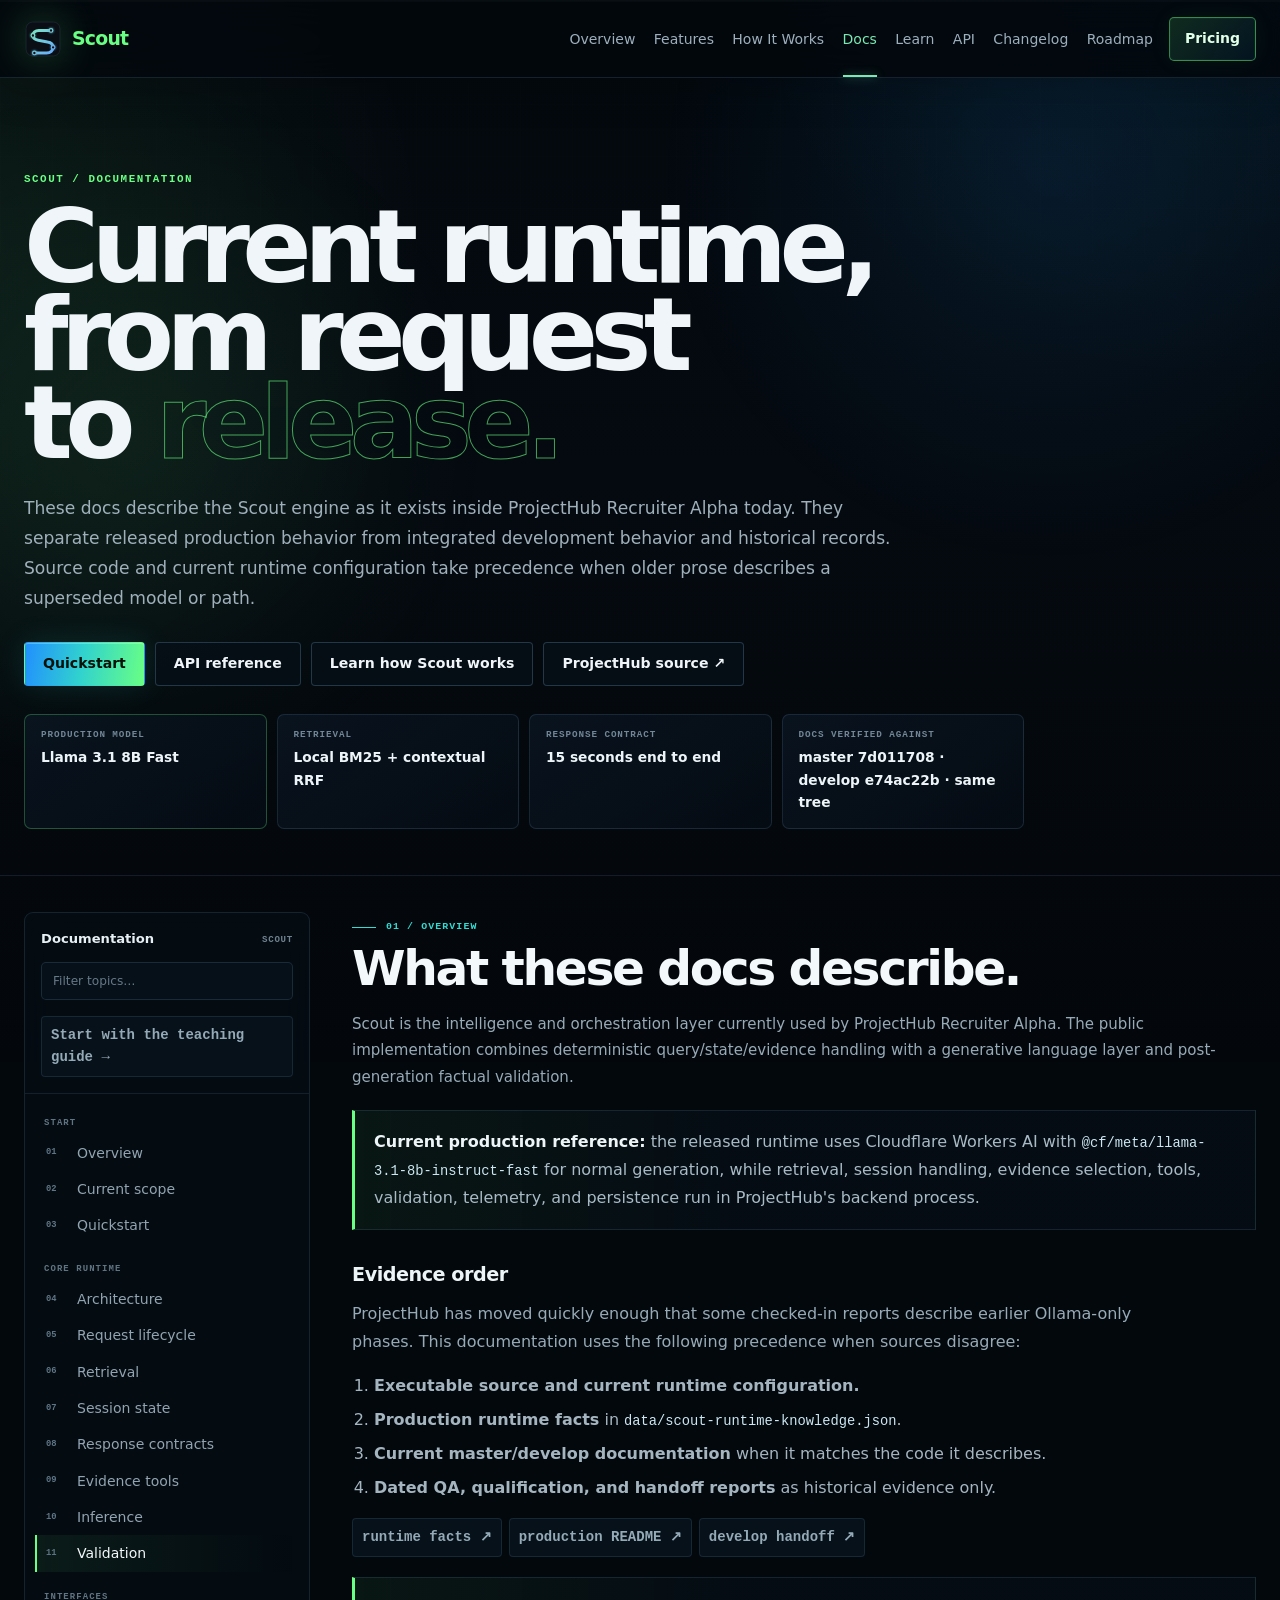
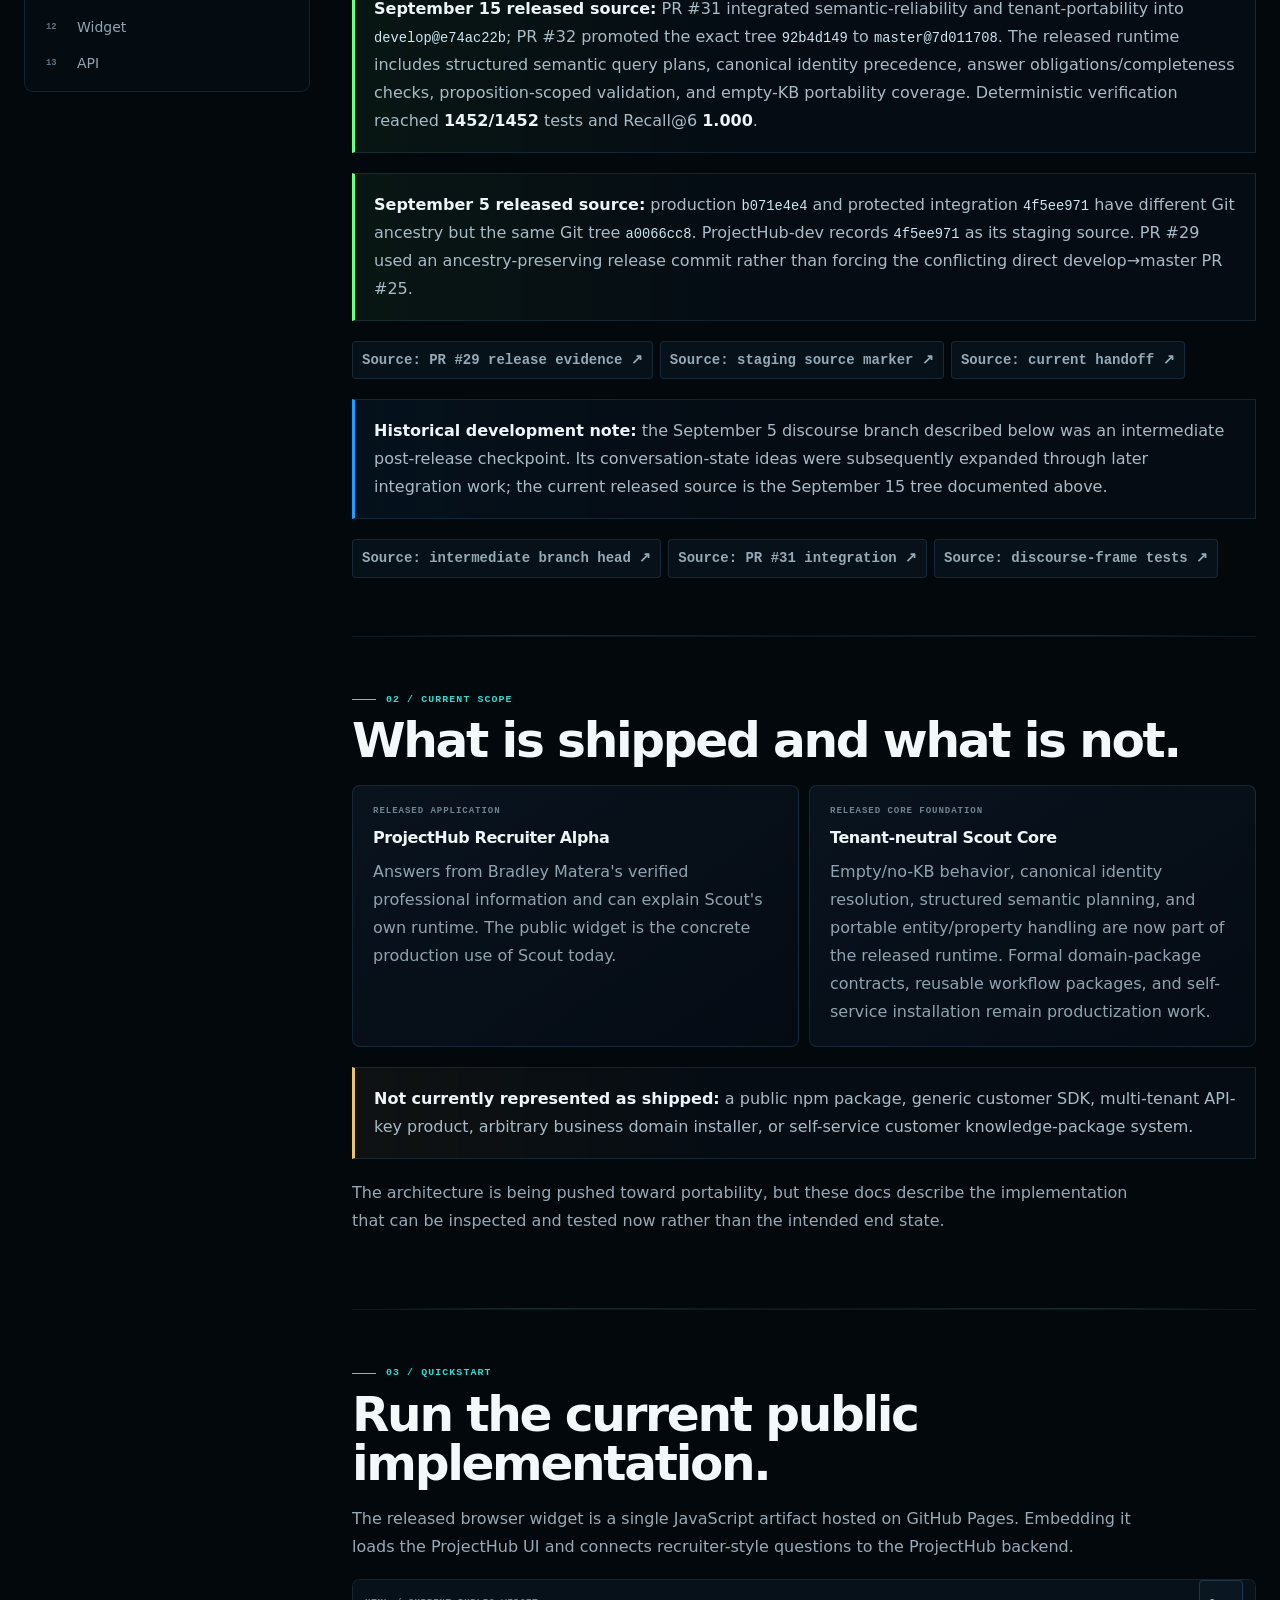
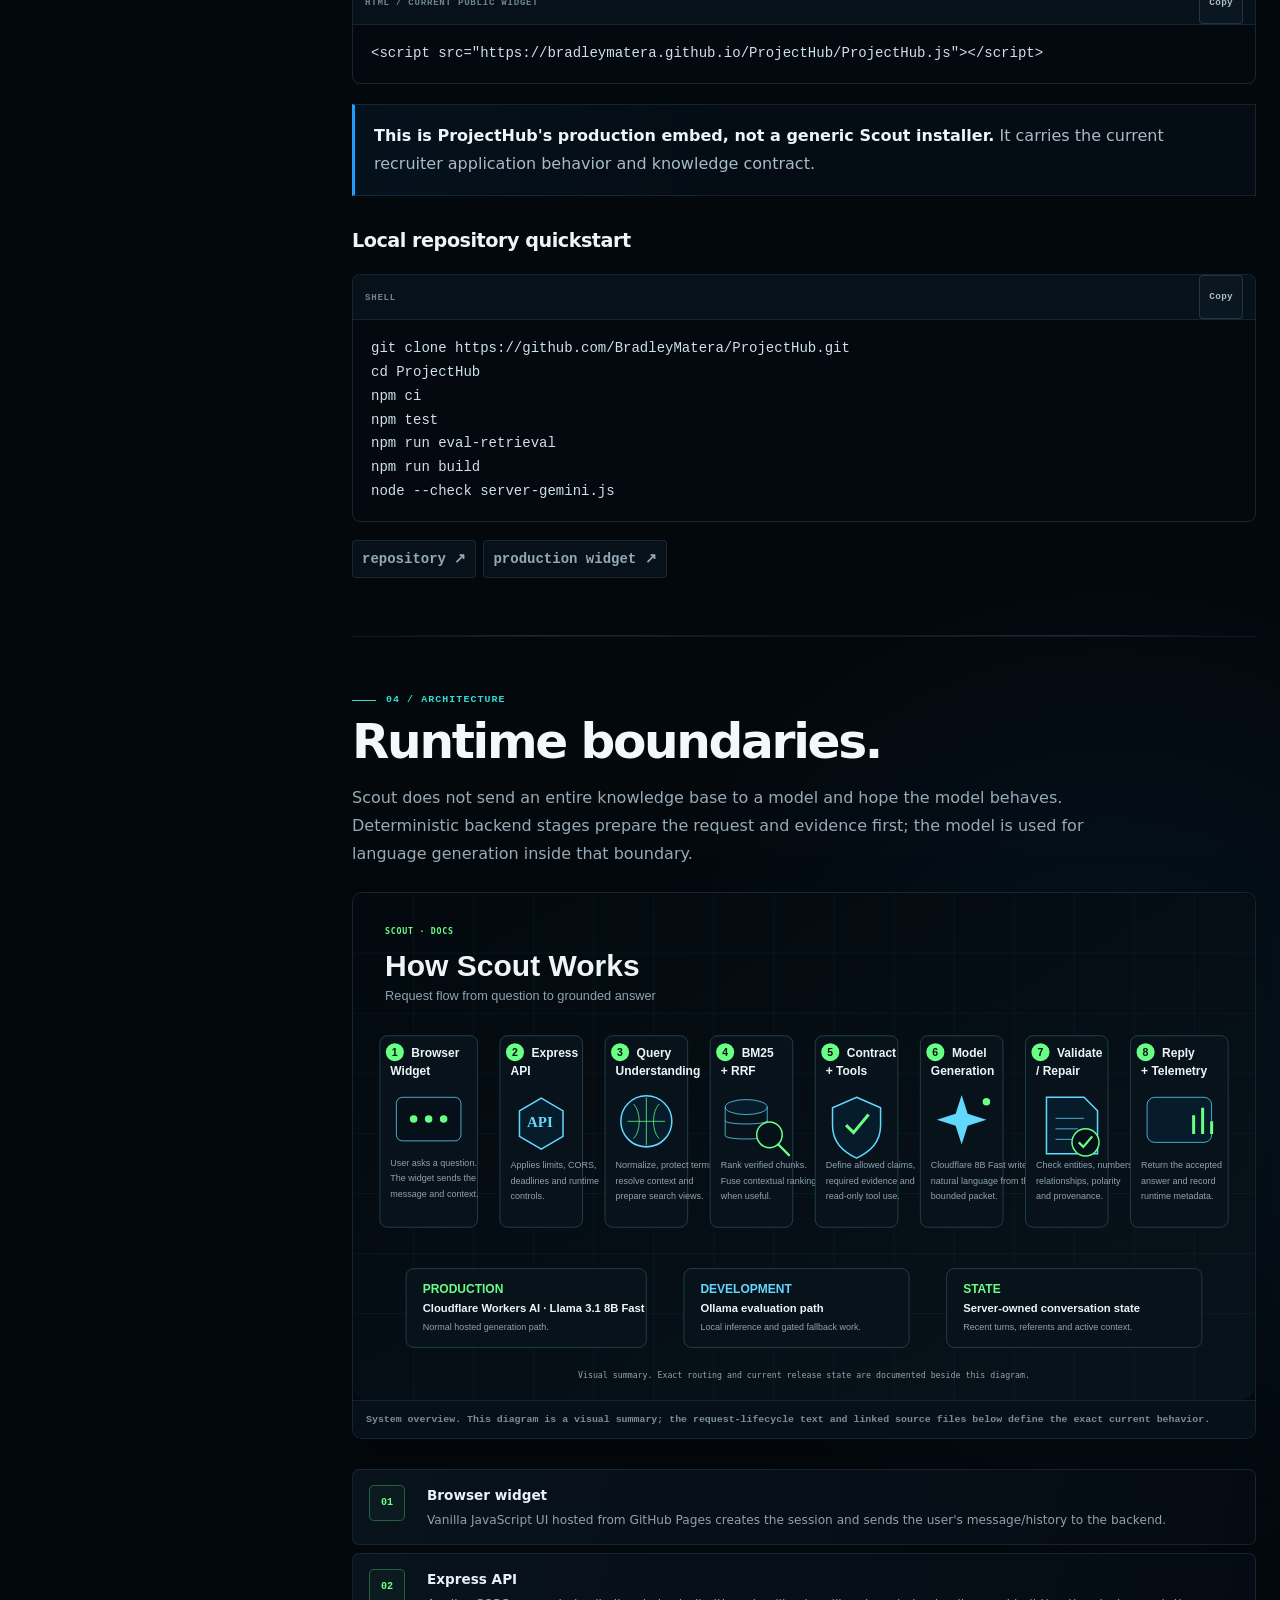
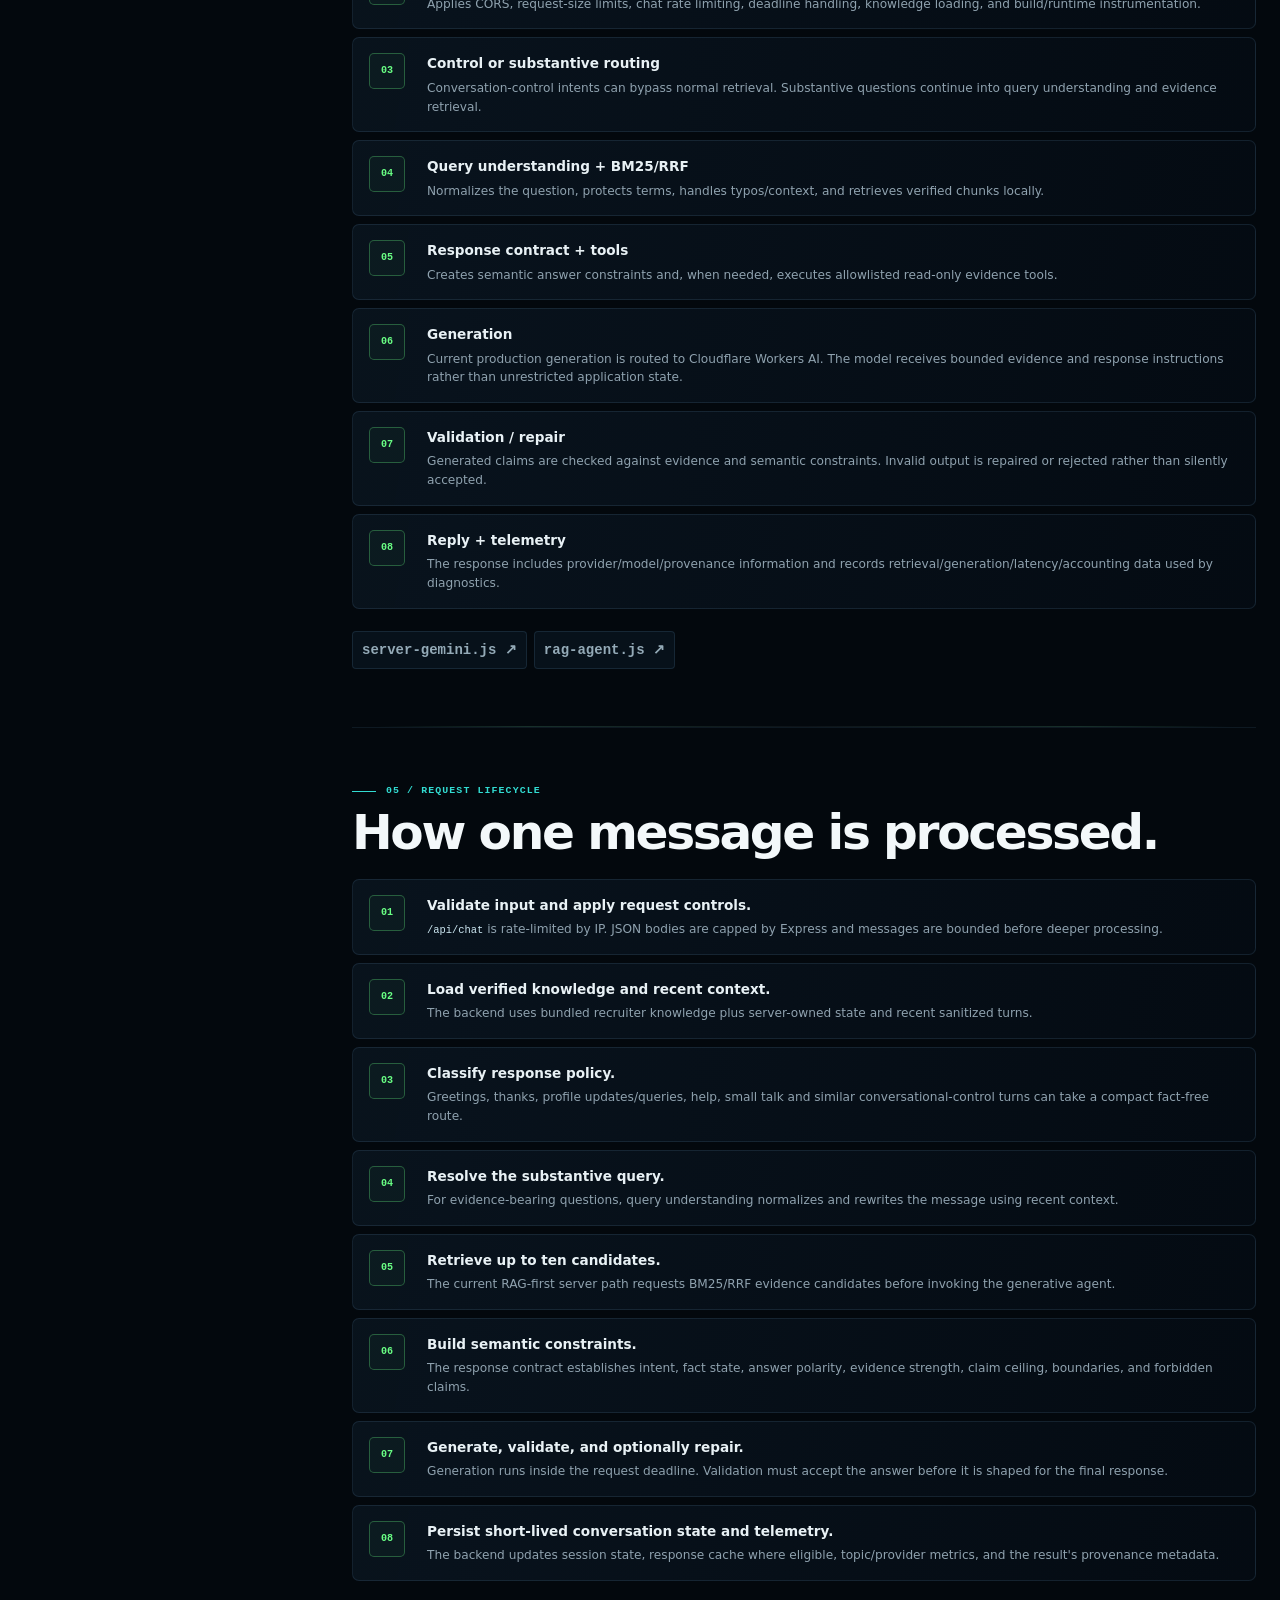
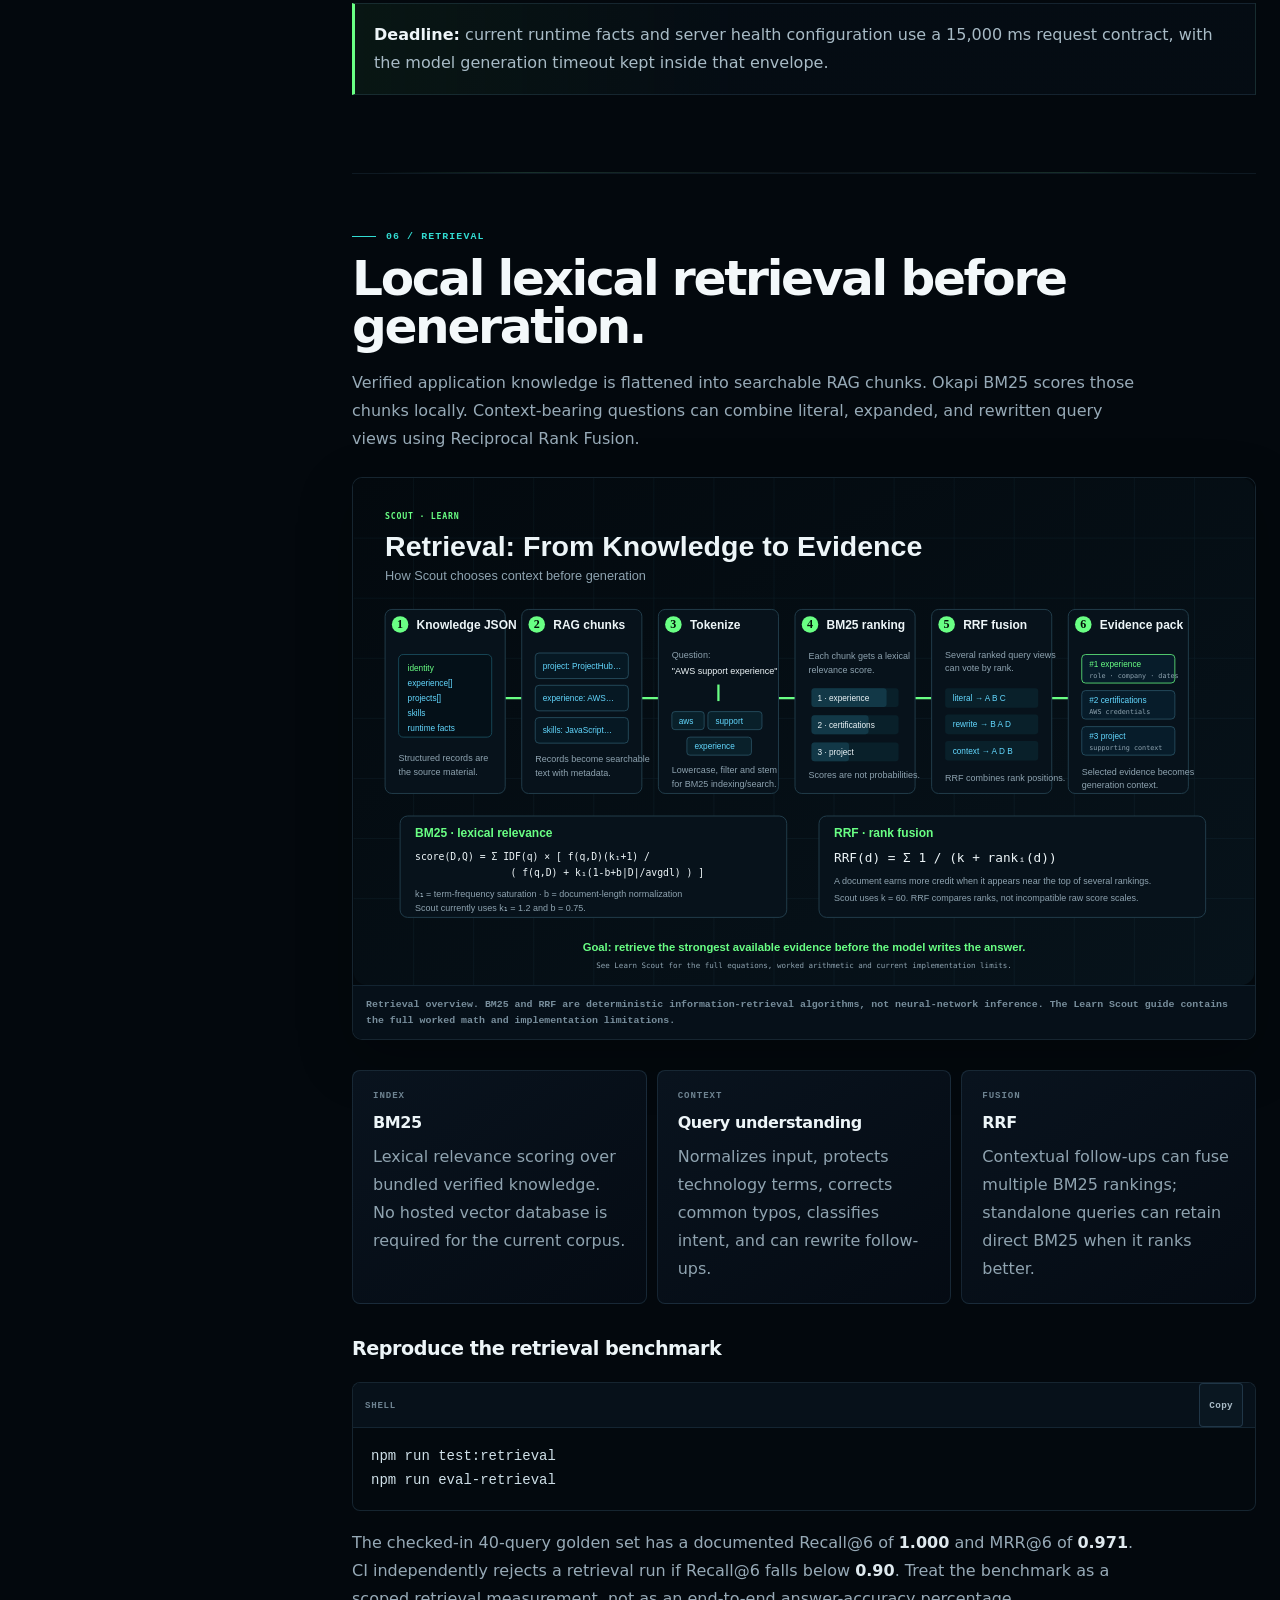
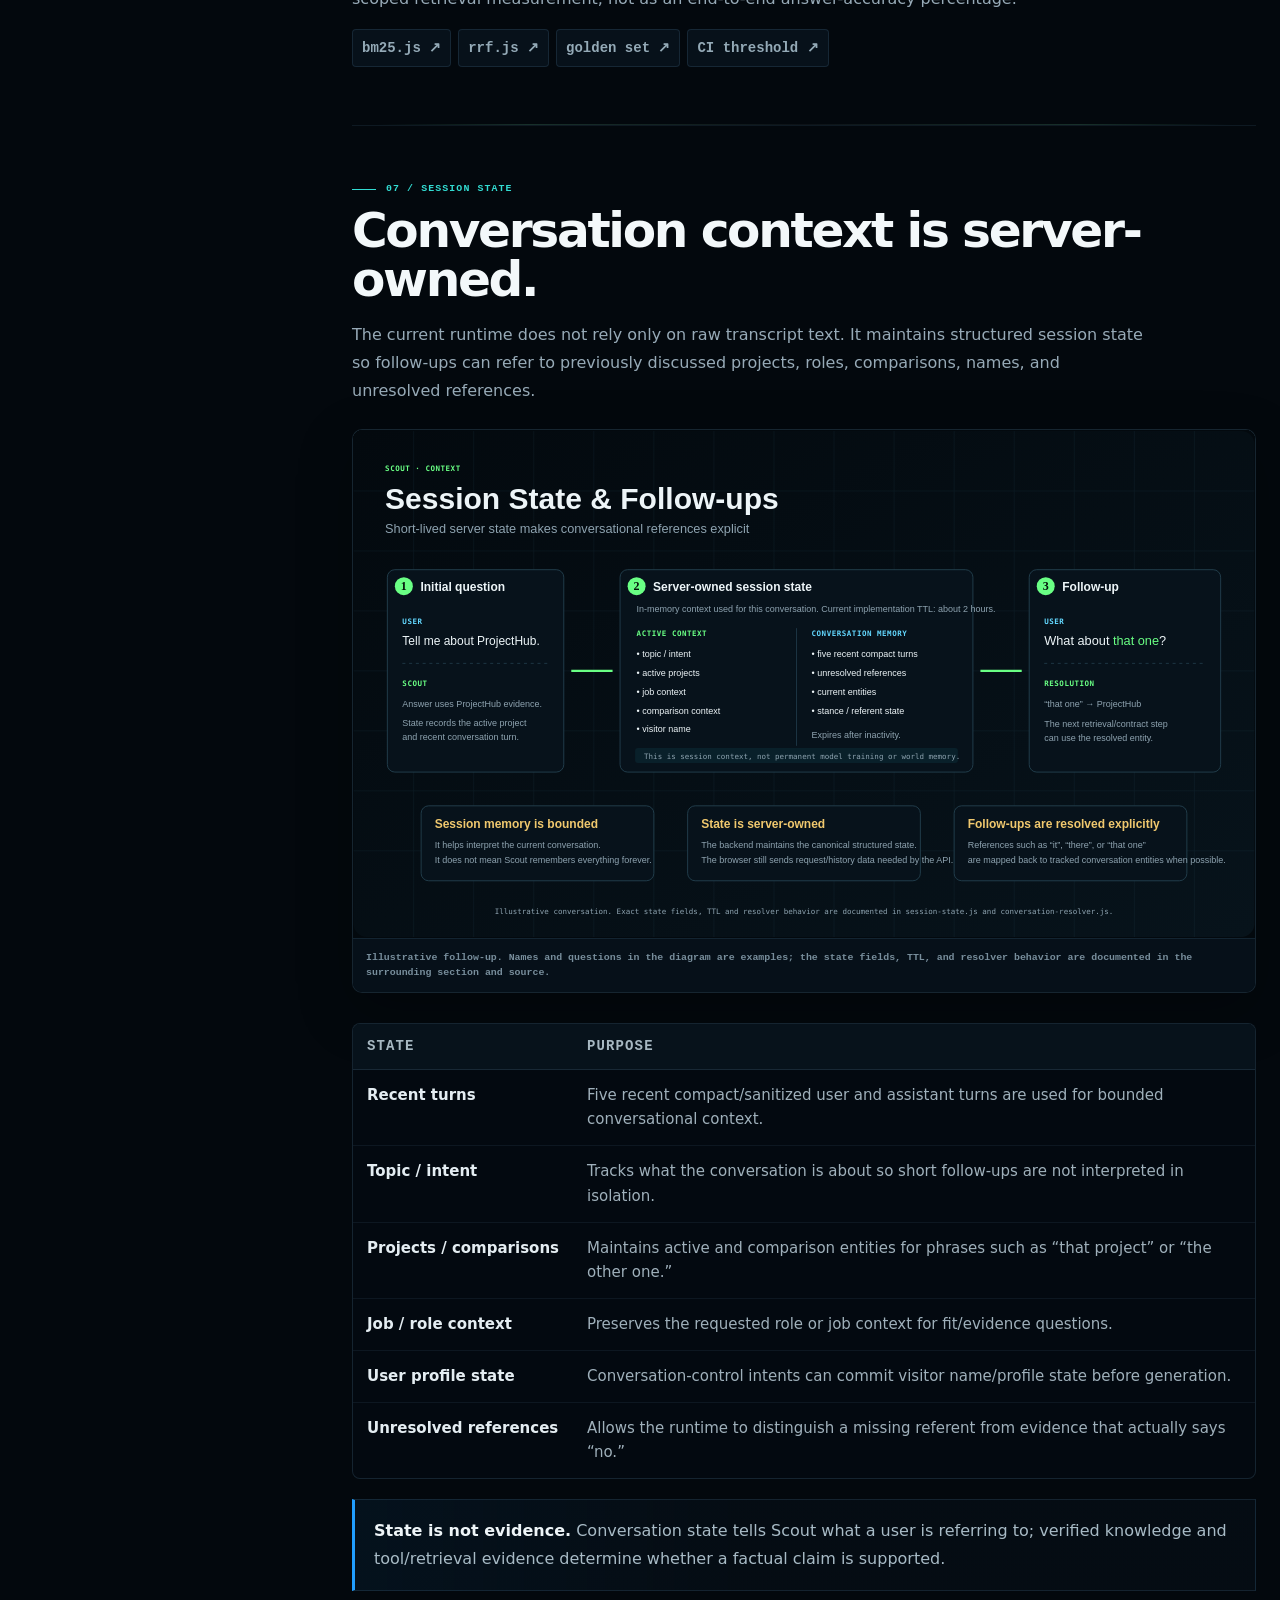
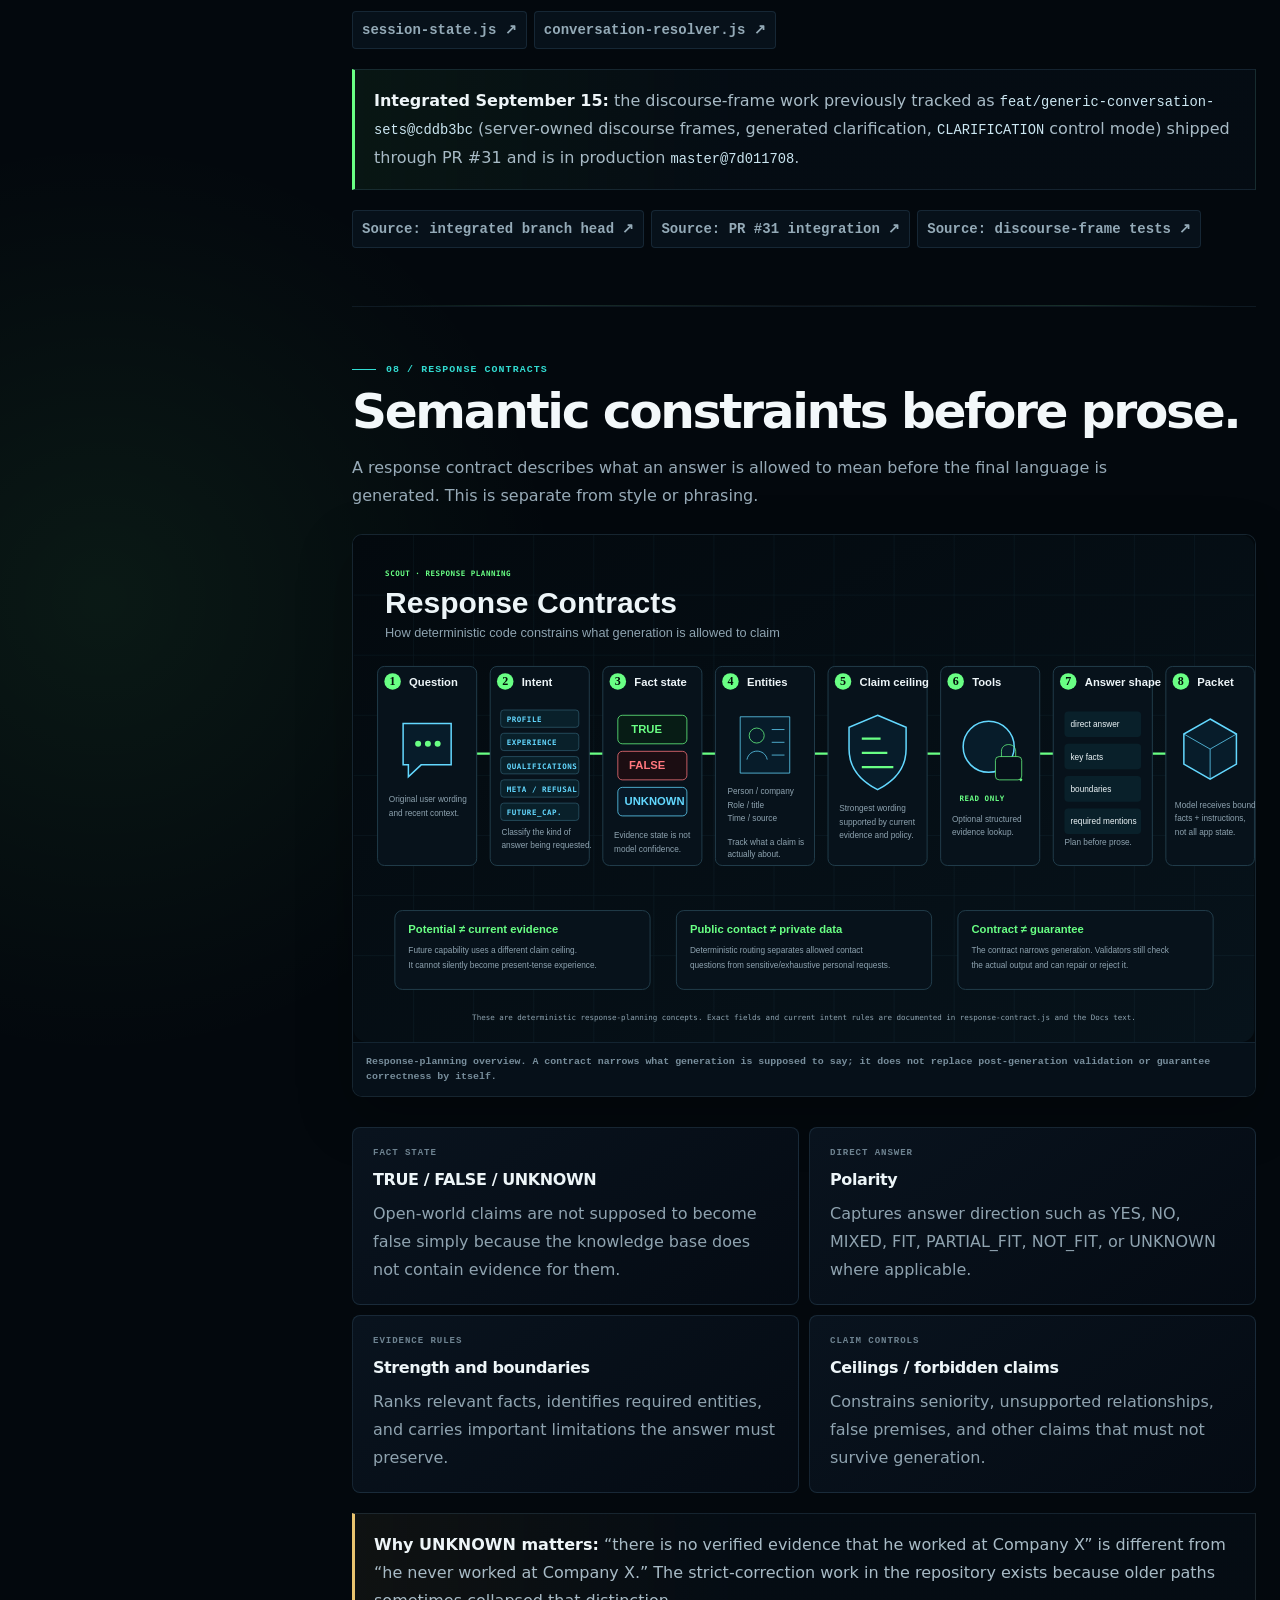
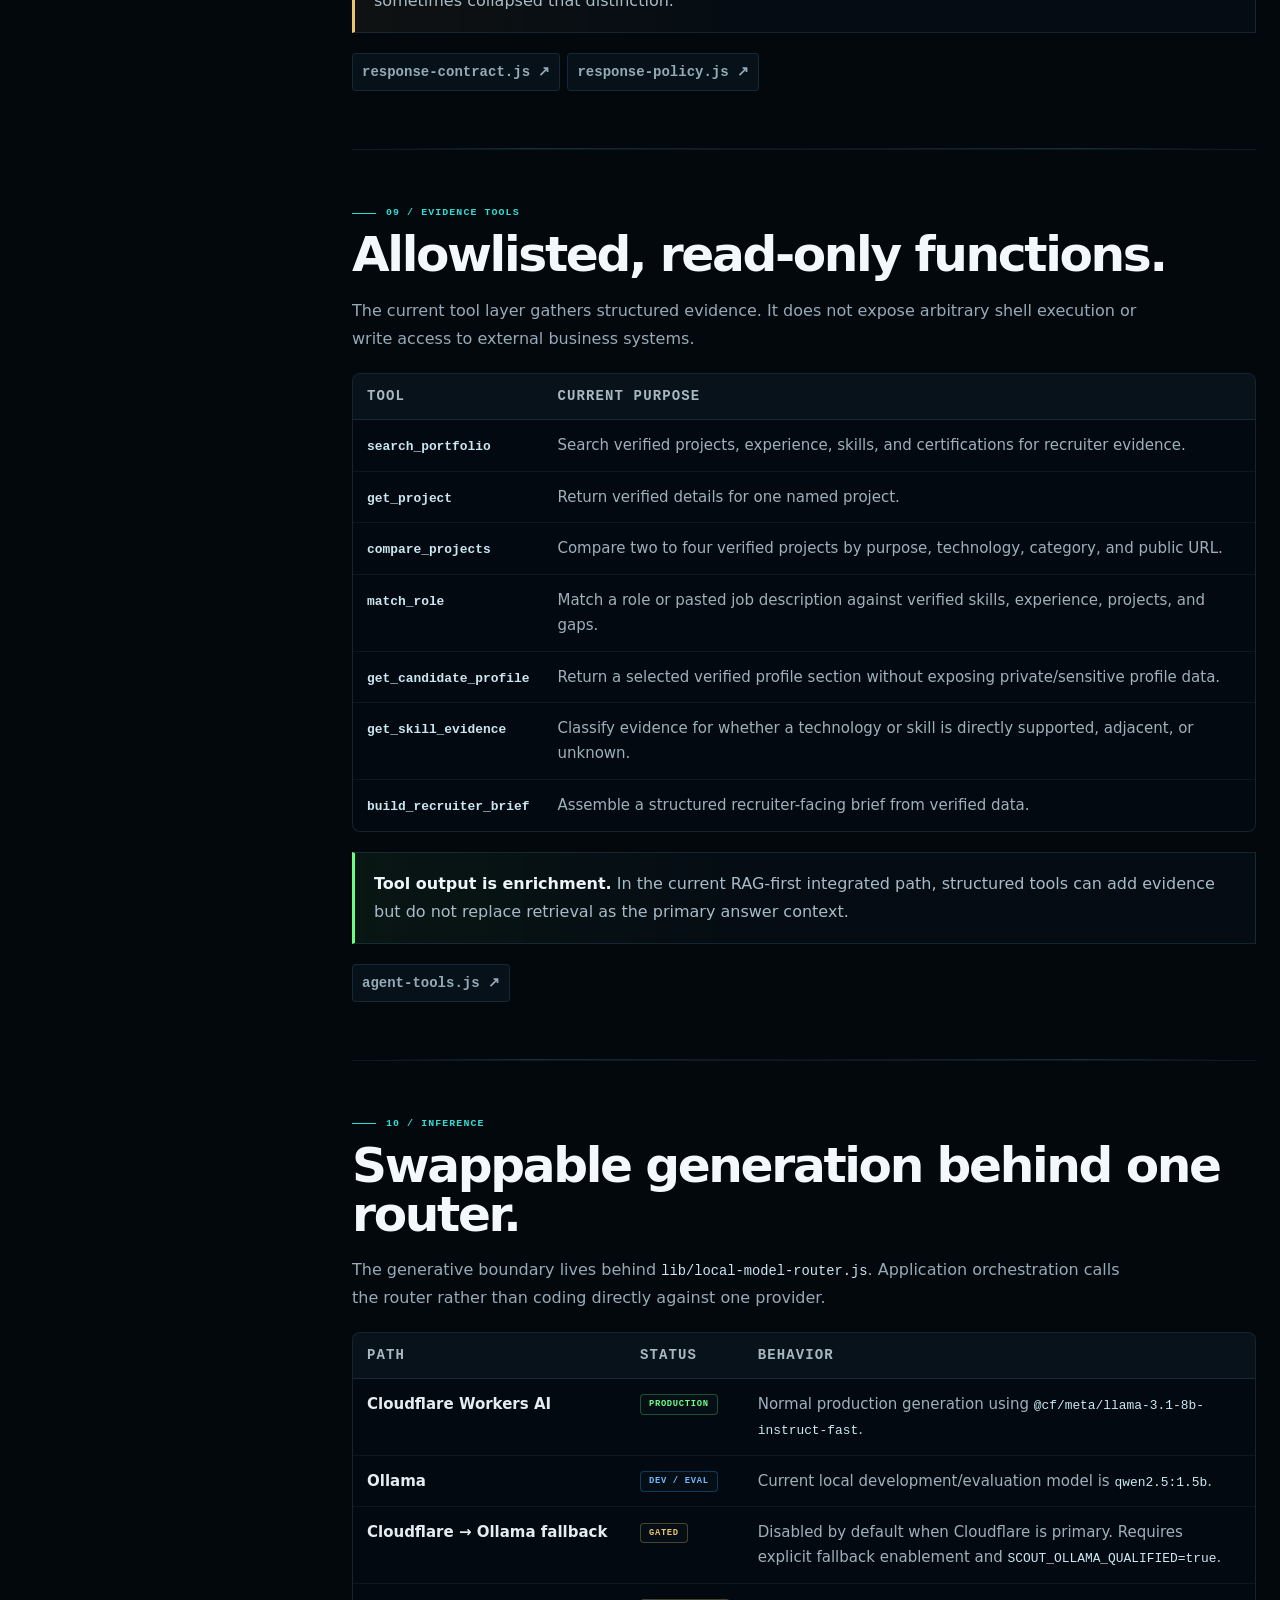
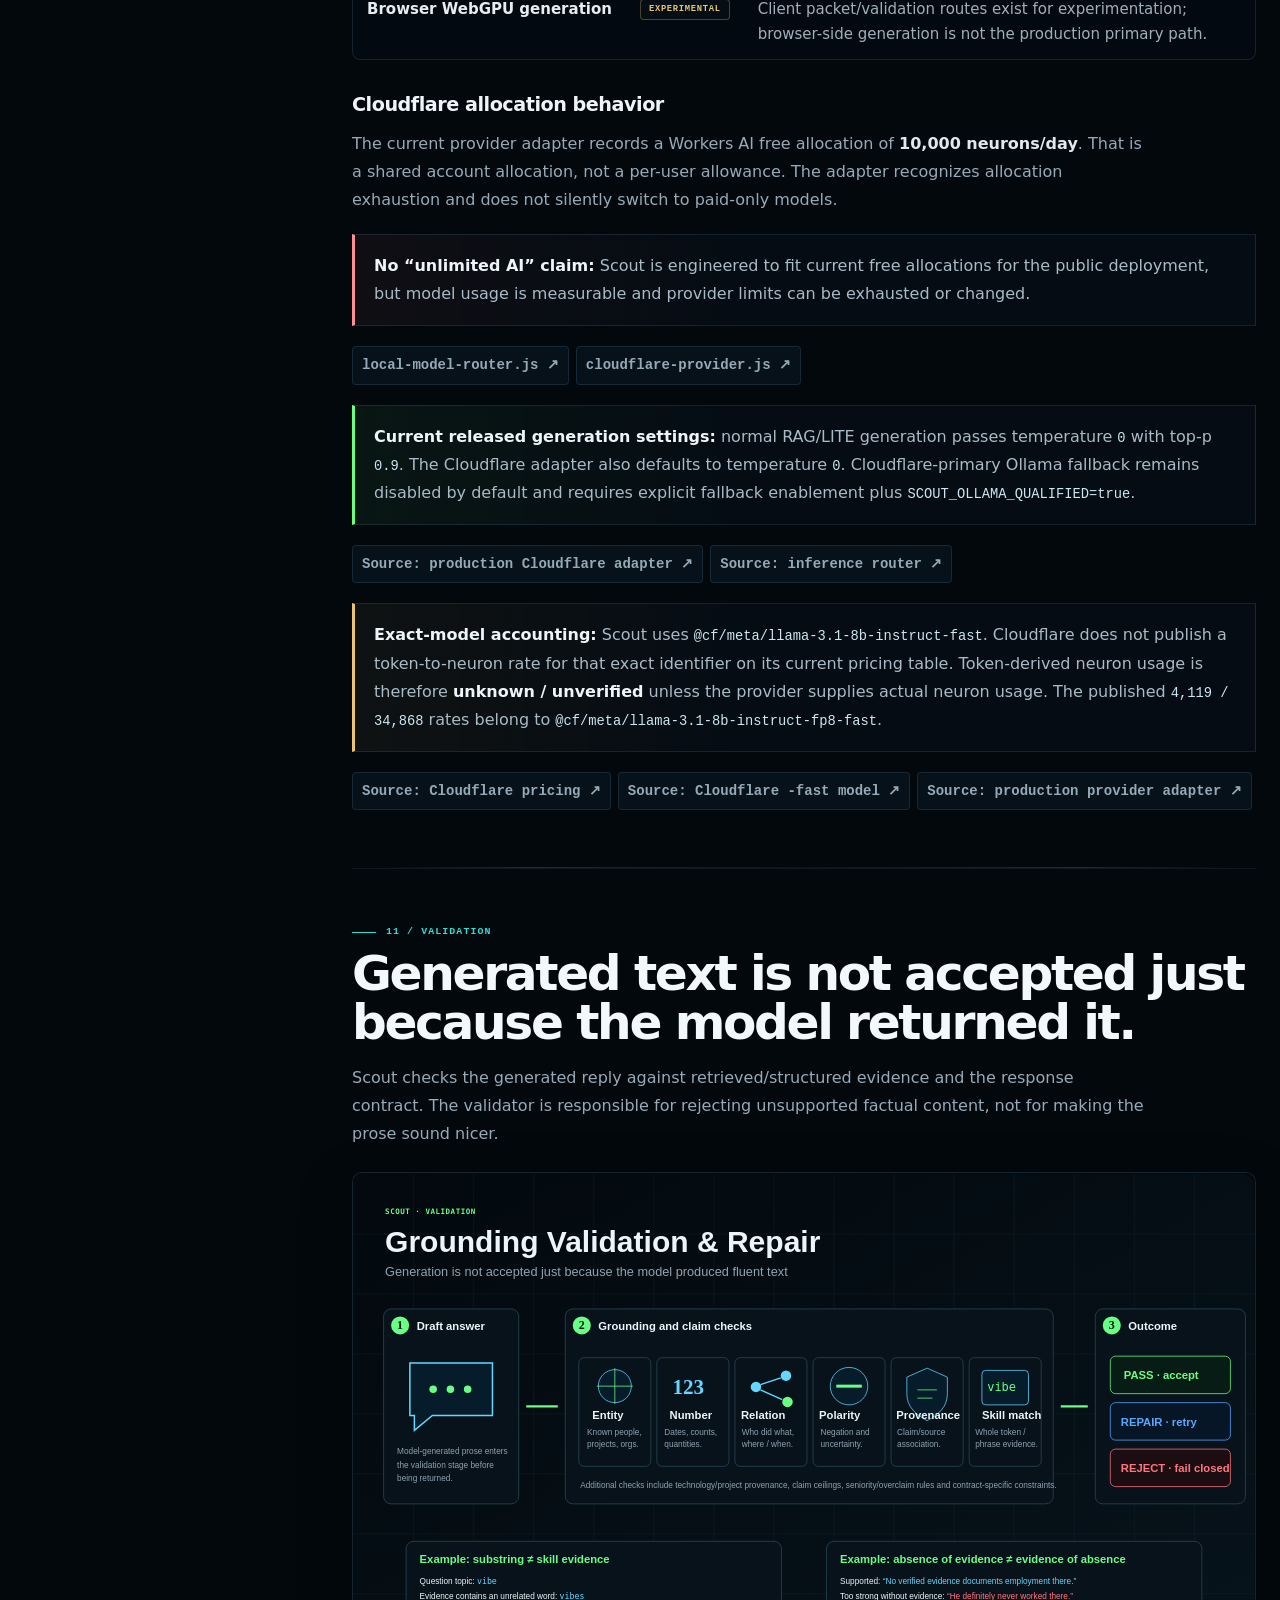
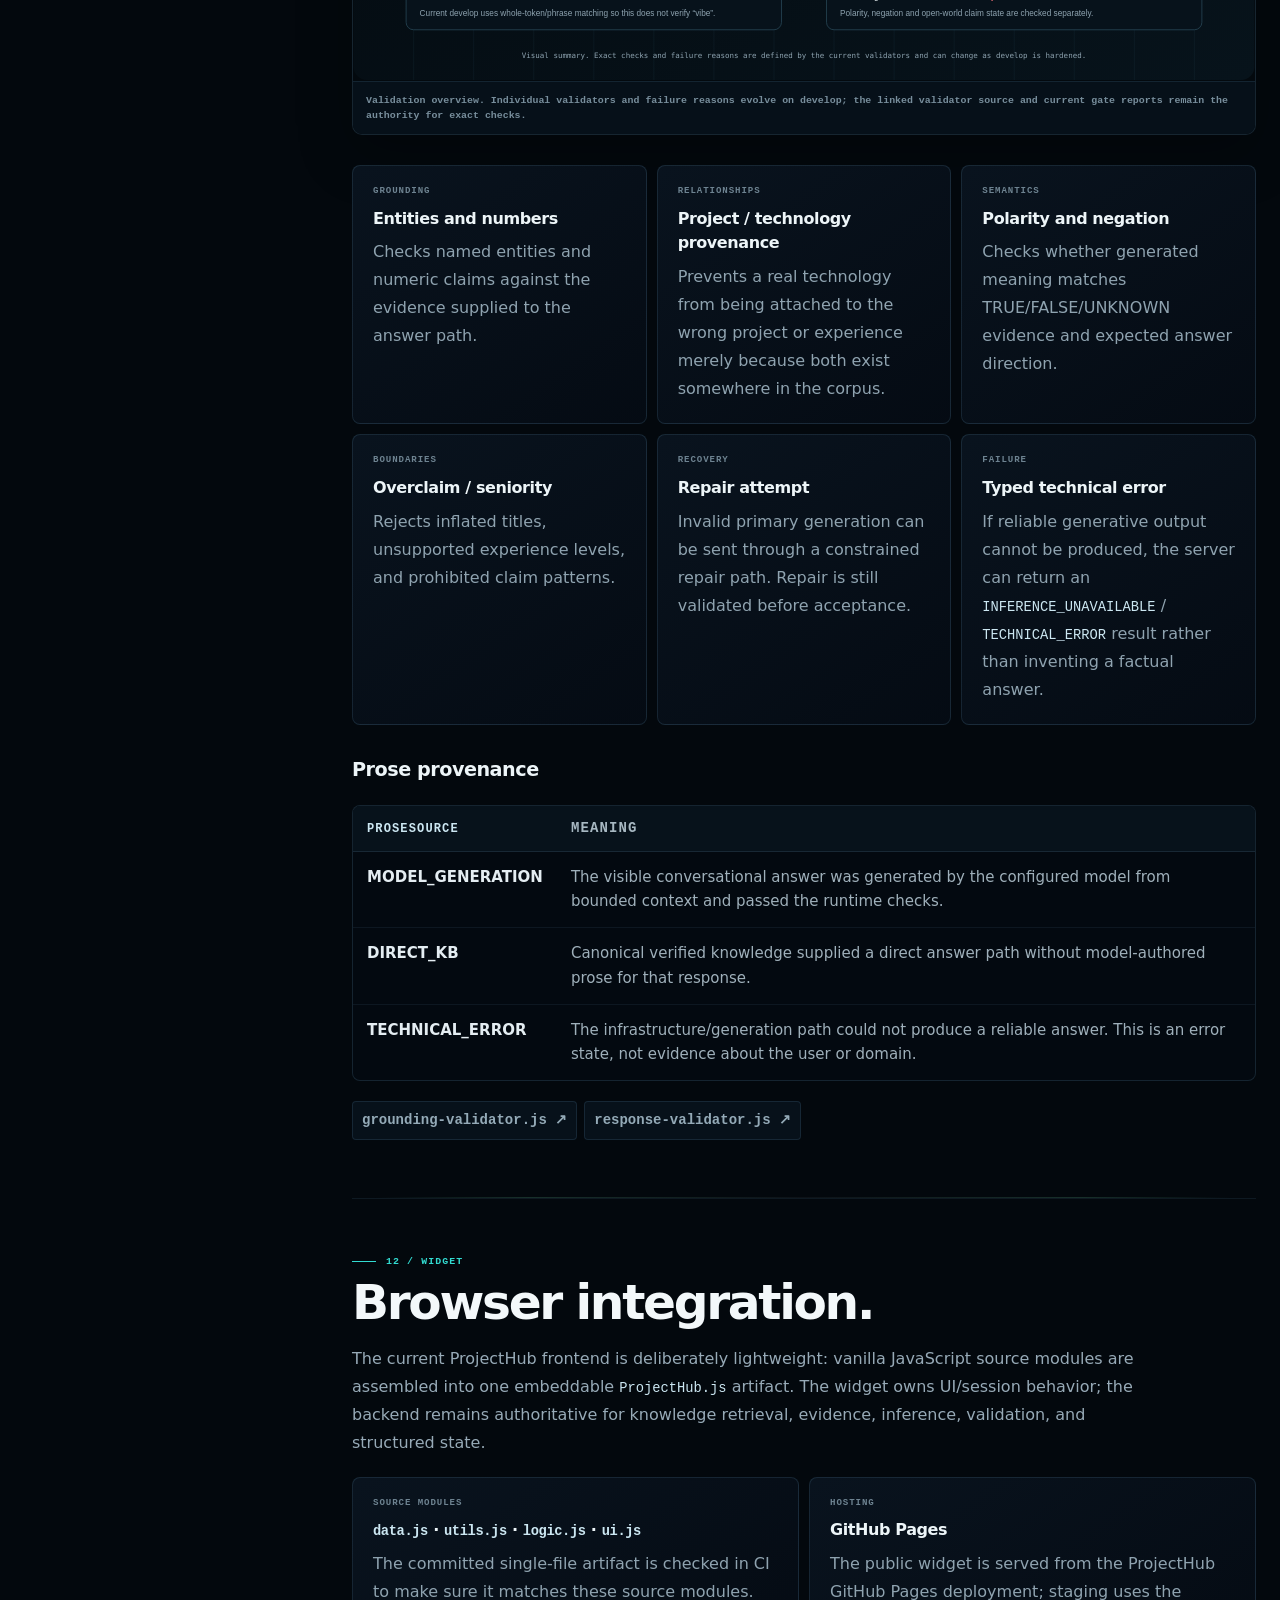
<file: docs.html>
<!DOCTYPE html>
<html lang="en">
<head>
  <meta charset="UTF-8">
  <meta name="viewport" content="width=device-width, initial-scale=1.0">
  <meta name="theme-color" content="#03080d">
  <meta name="color-scheme" content="dark">
  <meta name="description" content="Full Scout documentation for the current ProjectHub implementation: architecture, request lifecycle, retrieval, state, tools, inference, validation, API, configuration, testing, release, troubleshooting, and limits.">
  <meta property="og:title" content="Scout Documentation">
  <meta property="og:description" content="Source-linked technical documentation for the current Scout / ProjectHub runtime.">
  <meta property="og:type" content="website">
  <meta property="og:url" content="https://bradleymatera.dev/scout/docs.html">
  <meta property="og:image" content="https://bradleymatera.dev/scout/assets/scout-og.svg">
  <link rel="canonical" href="https://bradleymatera.dev/scout/docs.html">
  <link rel="icon" href="./assets/scout-mark.svg" type="image/svg+xml">
  <link rel="stylesheet" href="./styles.css">
  <link rel="stylesheet" href="./docs.css">
  <title>Scout Documentation</title>
<link href="./enhancements.css" rel="stylesheet"><link href="./further-reading.css" rel="stylesheet"><link href="./launch.css" rel="stylesheet"><style>
    .docs-graphic{margin:24px 0 30px;border:1px solid rgba(111,166,205,.18);border-radius:10px;overflow:hidden;background:#03090e;box-shadow:0 18px 54px rgba(0,0,0,.26)}
    .docs-graphic a{display:block;position:relative;background:#03090e}
    .docs-graphic a::after{content:'open full size ↗';position:absolute;right:12px;bottom:12px;padding:7px 9px;border:1px solid rgba(105,255,132,.28);border-radius:4px;background:rgba(3,9,14,.88);color:#aeeebc;font:700 .56rem/1 ui-monospace,SFMono-Regular,Consolas,monospace;letter-spacing:.05em;text-transform:uppercase;opacity:0;transform:translateY(4px);transition:.16s ease}
    .docs-graphic a:hover::after,.docs-graphic a:focus-visible::after{opacity:1;transform:none}
    .docs-graphic img{display:block;width:100%;height:auto;aspect-ratio:16/9;object-fit:contain;background:#03090e}
    .docs-graphic figcaption{padding:11px 13px;border-top:1px solid rgba(111,166,205,.13);color:#788e9c;background:#061019;font:600 .62rem/1.55 ui-monospace,SFMono-Regular,Consolas,monospace}
    @media(max-width:680px){.docs-graphic{margin-inline:-4px}.docs-graphic a::after{display:none}.docs-graphic figcaption{font-size:.58rem}}
  </style></head>
<body data-product-page="docs" class="product-subpage docs-page"><a class="skip-link" href="#main-content">Skip to content</a>
  <canvas id="ambient-three" aria-hidden="true"></canvas>
  <div class="page-grid" aria-hidden="true"></div>
  <div class="scan-line" aria-hidden="true"></div>
  <div class="scroll-progress" aria-hidden="true"><span></span></div>

  <header class="site-header"><div class="shell nav-shell"><a aria-label="Scout overview" href="./index.html#overview" class="brand"><img src="./assets/scout-mark.svg" alt="" width="38" height="38"><span>Scout</span></a><nav aria-label="Scout product navigation" class="nav-links"><a data-nav-key="overview" href="./index.html#overview">Overview</a><a data-nav-key="features" href="./index.html#features">Features</a><a data-nav-key="how-it-works" href="./index.html#how-it-works">How It Works</a><a class="active" aria-current="page" data-nav-key="docs" href="./docs.html">Docs</a><a data-nav-key="learn" href="./learn.html">Learn</a><a data-nav-key="api" href="./api.html">API</a><a data-nav-key="changelog" href="./changelog.html">Changelog</a><a data-nav-key="roadmap" href="./index.html#roadmap">Roadmap</a></nav><a data-nav-key="pricing" href="./pricing.html" class="nav-source nav-pricing">Pricing</a></div></header>

  <main id="main-content">
    <section class="subpage-hero">
      <div class="shell reveal visible">
        <div class="subpage-kicker">Scout / Documentation</div>
        <h1>Current runtime, from request to <span>release.</span></h1>
        <p>These docs describe the Scout engine as it exists inside ProjectHub Recruiter Alpha today. They separate released production behavior from integrated development behavior and historical records. Source code and current runtime configuration take precedence when older prose describes a superseded model or path.</p>
        <div class="subpage-actions">
          <a class="button primary" href="#quickstart">Quickstart</a>
          <a class="button" href="./api.html">API reference</a>
          <a href="./learn.html" class="button">Learn how Scout works</a><a class="button" href="https://github.com/BradleyMatera/ProjectHub" target="_blank" rel="noopener">ProjectHub source ↗</a>
        </div>
        <div class="docs-status-row" aria-label="Current Scout documentation status">
          <div class="docs-status-card current"><span>Production model</span><strong>Llama 3.1 8B Fast</strong></div>
          <div class="docs-status-card"><span>Retrieval</span><strong>Local BM25 + contextual RRF</strong></div>
          <div class="docs-status-card"><span>Response contract</span><strong>15 seconds end to end</strong></div>
          <div class="docs-status-card"><span>Docs verified against</span><strong>master 7d011708 · develop e74ac22b · same tree</strong></div>
        </div>
      </div>
    </section>

    <div class="shell docs-shell">
      <aside class="docs-sidebar" aria-label="Documentation navigation">
        <div class="docs-sidebar-head">
          <div class="docs-sidebar-title"><span>Documentation</span><span>Scout</span></div>
          <input class="docs-search" type="search" placeholder="Filter topics…" aria-label="Filter documentation topics">
        <div class="docs-source-row"><a href="./learn.html">Start with the teaching guide →</a></div></div>
        <nav class="docs-nav">
          <div class="docs-nav-group">
            <span class="docs-nav-label">Start</span>
            <a href="#overview"><span class="nav-code">01</span>Overview</a>
            <a href="#scope"><span class="nav-code">02</span>Current scope</a>
            <a href="#quickstart"><span class="nav-code">03</span>Quickstart</a>
          </div>
          <div class="docs-nav-group">
            <span class="docs-nav-label">Core runtime</span>
            <a href="#architecture"><span class="nav-code">04</span>Architecture</a>
            <a href="#request-lifecycle"><span class="nav-code">05</span>Request lifecycle</a>
            <a href="#retrieval"><span class="nav-code">06</span>Retrieval</a>
            <a href="#session-state"><span class="nav-code">07</span>Session state</a>
            <a href="#response-contracts"><span class="nav-code">08</span>Response contracts</a>
            <a href="#tools"><span class="nav-code">09</span>Evidence tools</a>
            <a href="#inference"><span class="nav-code">10</span>Inference</a>
            <a href="#validation"><span class="nav-code">11</span>Validation</a>
          </div>
          <div class="docs-nav-group">
            <span class="docs-nav-label">Interfaces</span>
            <a href="#widget"><span class="nav-code">12</span>Widget</a>
            <a href="#api"><span class="nav-code">13</span>API</a>
            <a href="#telemetry"><span class="nav-code">14</span>Telemetry</a>
          </div>
          <div class="docs-nav-group">
            <span class="docs-nav-label">Operate</span>
            <a href="#configuration"><span class="nav-code">15</span>Configuration</a>
            <a href="#local-development"><span class="nav-code">16</span>Local development</a>
            <a href="#docker"><span class="nav-code">17</span>Docker</a>
            <a href="#testing"><span class="nav-code">18</span>Tests and evals</a>
            <a href="#release"><span class="nav-code">19</span>Release flow</a>
            <a href="#troubleshooting"><span class="nav-code">20</span>Troubleshooting</a>
            <a href="#limits"><span class="nav-code">21</span>Limits</a>
            <a href="#source-map"><span class="nav-code">22</span>Source map</a>
          </div>
        </nav>
      </aside>

      <div class="docs-content">
        <div class="docs-mobile-nav">
          <select aria-label="Jump to documentation section"><option value="overview">What these docs describe.</option><option value="scope">What is shipped and what is not.</option><option value="quickstart">Run the current public implementation.</option><option value="architecture">Runtime boundaries.</option><option value="request-lifecycle">How one message is processed.</option><option value="retrieval">Local lexical retrieval before generation.</option><option value="session-state">Conversation context is server-owned.</option><option value="response-contracts">Semantic constraints before prose.</option><option value="tools">Allowlisted, read-only functions.</option><option value="inference">Swappable generation behind one router.</option><option value="validation">Generated text is not accepted just because the model returned it.</option><option value="widget">Browser integration.</option><option value="api">Current application interface.</option><option value="telemetry">Inspect what produced the answer.</option><option value="configuration">Runtime controls.</option><option value="local-development">Run Scout from the repository.</option><option value="docker">Production-parity container testing.</option><option value="testing">Commands that can be rerun.</option><option value="release">Source, staging, production.</option><option value="troubleshooting">Start with the failing stage.</option><option value="limits">Current boundaries.</option><option value="source-map">Where each behavior lives.</option></select>
        </div>

        <div class="docs-empty">No documentation section matches that filter.</div>

        <section class="docs-section" id="overview" data-search="overview documentation precedence production develop runtime facts">
          <div class="docs-eyebrow">01 / Overview</div>
          <h2>What these docs describe.</h2>
          <p class="docs-lede">Scout is the intelligence and orchestration layer currently used by ProjectHub Recruiter Alpha. The public implementation combines deterministic query/state/evidence handling with a generative language layer and post-generation factual validation.</p>
          <div class="docs-callout production"><strong>Current production reference:</strong> the released runtime uses Cloudflare Workers AI with <code>@cf/meta/llama-3.1-8b-instruct-fast</code> for normal generation, while retrieval, session handling, evidence selection, tools, validation, telemetry, and persistence run in ProjectHub's backend process.</div>
          <h3>Evidence order</h3>
          <p>ProjectHub has moved quickly enough that some checked-in reports describe earlier Ollama-only phases. This documentation uses the following precedence when sources disagree:</p>
          <ol>
            <li><strong>Executable source and current runtime configuration.</strong></li>
            <li><strong>Production runtime facts</strong> in <code>data/scout-runtime-knowledge.json</code>.</li>
            <li><strong>Current master/develop documentation</strong> when it matches the code it describes.</li>
            <li><strong>Dated QA, qualification, and handoff reports</strong> as historical evidence only.</li>
          </ol>
          <div class="docs-source-row">
            <a href="https://github.com/BradleyMatera/ProjectHub/blob/7d01170830949a0ef85da58bab6a0a2b266b0e9c/data/scout-runtime-knowledge.json" target="_blank" rel="noopener">runtime facts ↗</a>
            <a href="https://github.com/BradleyMatera/ProjectHub/blob/7d01170830949a0ef85da58bab6a0a2b266b0e9c/README.md" target="_blank" rel="noopener">production README ↗</a>
            <a href="https://github.com/BradleyMatera/ProjectHub/blob/7d01170830949a0ef85da58bab6a0a2b266b0e9c/docs/current-feature-handoff.md" target="_blank" rel="noopener">develop handoff ↗</a>
          </div>

      <div class="docs-callout production" data-sep15-release=""><strong>September 15 released source:</strong> PR #31 integrated semantic-reliability and tenant-portability into <code>develop@e74ac22b</code>; PR #32 promoted the exact tree <code>92b4d149</code> to <code>master@7d011708</code>. The released runtime includes structured semantic query plans, canonical identity precedence, answer obligations/completeness checks, proposition-scoped validation, and empty-KB portability coverage. Deterministic verification reached <strong>1452/1452</strong> tests and Recall@6 <strong>1.000</strong>.</div>
      <div class="docs-callout production" data-sept5-release="">
        <strong>September 5 released source:</strong> production <code>b071e4e4</code> and protected integration <code>4f5ee971</code> have different Git ancestry but the same Git tree <code>a0066cc8</code>. ProjectHub-dev records <code>4f5ee971</code> as its staging source. PR #29 used an ancestry-preserving release commit rather than forcing the conflicting direct develop→master PR #25.
      </div>
      <div class="docs-source-row"><a href="https://github.com/BradleyMatera/ProjectHub/pull/29" target="_blank" rel="noopener">Source: PR #29 release evidence ↗</a><a href="https://github.com/BradleyMatera/ProjectHub-dev/blob/6d36433c040d0bbc903ec26b6968674bd937bcd0/STAGING-SOURCE.json" target="_blank" rel="noopener">Source: staging source marker ↗</a><a href="https://github.com/BradleyMatera/ProjectHub/blob/7d01170830949a0ef85da58bab6a0a2b266b0e9c/docs/current-feature-handoff.md" target="_blank" rel="noopener">Source: current handoff ↗</a></div>
      <div class="docs-callout"><strong>Historical development note:</strong> the September 5 discourse branch described below was an intermediate post-release checkpoint. Its conversation-state ideas were subsequently expanded through later integration work; the current released source is the September 15 tree documented above.</div>
      <div class="docs-source-row"><a href="https://github.com/BradleyMatera/ProjectHub/commit/cddb3bca1410f9cee04372e0670037244ffc8d3d" target="_blank" rel="noopener">Source: intermediate branch head ↗</a><a href="https://github.com/BradleyMatera/ProjectHub/pull/31" target="_blank" rel="noopener">Source: PR #31 integration ↗</a><a href="https://github.com/BradleyMatera/ProjectHub/blob/7d01170830949a0ef85da58bab6a0a2b266b0e9c/test/discourse-frames.test.js" target="_blank" rel="noopener">Source: discourse-frame tests ↗</a></div></section>

        <section class="docs-section" id="scope" data-search="scope recruiter alpha generic sdk domain package customer neutral limitations shipped">
          <div class="docs-eyebrow">02 / Current scope</div>
          <h2>What is shipped and what is not.</h2>
          <div class="docs-grid-2">
            <article class="docs-card"><span class="label">Released application</span><h3>ProjectHub Recruiter Alpha</h3><p>Answers from Bradley Matera's verified professional information and can explain Scout's own runtime. The public widget is the concrete production use of Scout today.</p></article>
            <article class="docs-card"><span class="label">Released Core foundation</span><h3>Tenant-neutral Scout Core</h3><p>Empty/no-KB behavior, canonical identity resolution, structured semantic planning, and portable entity/property handling are now part of the released runtime. Formal domain-package contracts, reusable workflow packages, and self-service installation remain productization work.</p></article>
          </div>
          <div class="docs-callout warning"><strong>Not currently represented as shipped:</strong> a public npm package, generic customer SDK, multi-tenant API-key product, arbitrary business domain installer, or self-service customer knowledge-package system.</div>
          <p>The architecture is being pushed toward portability, but these docs describe the implementation that can be inspected and tested now rather than the intended end state.</p>
        </section>

        <section class="docs-section" id="quickstart" data-search="quickstart embed install script ProjectHub.js run public widget">
          <div class="docs-eyebrow">03 / Quickstart</div>
          <h2>Run the current public implementation.</h2>
          <p>The released browser widget is a single JavaScript artifact hosted on GitHub Pages. Embedding it loads the ProjectHub UI and connects recruiter-style questions to the ProjectHub backend.</p>
          <div class="docs-code">
            <div class="docs-code-head"><span>HTML / current public widget</span><button class="docs-copy" type="button">Copy</button></div>
            <pre>&lt;script src="https://bradleymatera.github.io/ProjectHub/ProjectHub.js"&gt;&lt;/script&gt;</pre>
          </div>
          <div class="docs-callout"><strong>This is ProjectHub's production embed, not a generic Scout installer.</strong> It carries the current recruiter application behavior and knowledge contract.</div>
          <h3>Local repository quickstart</h3>
          <div class="docs-code">
            <div class="docs-code-head"><span>Shell</span><button class="docs-copy" type="button">Copy</button></div>
            <pre>git clone https://github.com/BradleyMatera/ProjectHub.git
cd ProjectHub
npm ci
npm test
npm run eval-retrieval
npm run build
node --check server-gemini.js</pre>
          </div>
          <div class="docs-source-row"><a href="https://github.com/BradleyMatera/ProjectHub" target="_blank" rel="noopener">repository ↗</a><a href="https://bradleymatera.github.io/ProjectHub/" target="_blank" rel="noopener">production widget ↗</a></div>
        </section>

        <section class="docs-section" id="architecture" data-search="architecture frontend backend cloudflare gcp bm25 rrf validation orchestration">
          <div class="docs-eyebrow">04 / Architecture</div>
          <h2>Runtime boundaries.</h2>
          <p>Scout does not send an entire knowledge base to a model and hope the model behaves. Deterministic backend stages prepare the request and evidence first; the model is used for language generation inside that boundary.</p><figure data-docs-graphic="architecture" class="docs-graphic">
      <a href="./assets/docs/how-scout-works.svg" target="_blank" rel="noopener" aria-label="Open this documentation graphic at full size">
        <img src="./assets/docs/how-scout-works.svg" alt="Scout request pipeline from browser widget through Express API, query understanding, BM25 and RRF retrieval, response contracts, model generation, validation, and telemetry." loading="lazy" decoding="async">
      </a>
      <figcaption>System overview. This diagram is a visual summary; the request-lifecycle text and linked source files below define the exact current behavior.</figcaption>
    </figure>
          <div class="docs-flow">
            <div class="docs-flow-step"><div><strong>Browser widget</strong><span>Vanilla JavaScript UI hosted from GitHub Pages creates the session and sends the user's message/history to the backend.</span></div></div>
            <div class="docs-flow-step"><div><strong>Express API</strong><span>Applies CORS, request-size limits, chat rate limiting, deadline handling, knowledge loading, and build/runtime instrumentation.</span></div></div>
            <div class="docs-flow-step"><div><strong>Control or substantive routing</strong><span>Conversation-control intents can bypass normal retrieval. Substantive questions continue into query understanding and evidence retrieval.</span></div></div>
            <div class="docs-flow-step"><div><strong>Query understanding + BM25/RRF</strong><span>Normalizes the question, protects terms, handles typos/context, and retrieves verified chunks locally.</span></div></div>
            <div class="docs-flow-step"><div><strong>Response contract + tools</strong><span>Creates semantic answer constraints and, when needed, executes allowlisted read-only evidence tools.</span></div></div>
            <div class="docs-flow-step"><div><strong>Generation</strong><span>Current production generation is routed to Cloudflare Workers AI. The model receives bounded evidence and response instructions rather than unrestricted application state.</span></div></div>
            <div class="docs-flow-step"><div><strong>Validation / repair</strong><span>Generated claims are checked against evidence and semantic constraints. Invalid output is repaired or rejected rather than silently accepted.</span></div></div>
            <div class="docs-flow-step"><div><strong>Reply + telemetry</strong><span>The response includes provider/model/provenance information and records retrieval/generation/latency/accounting data used by diagnostics.</span></div></div>
          </div>
          <div class="docs-source-row"><a href="https://github.com/BradleyMatera/ProjectHub/blob/7d01170830949a0ef85da58bab6a0a2b266b0e9c/server-gemini.js" target="_blank" rel="noopener">server-gemini.js ↗</a><a href="https://github.com/BradleyMatera/ProjectHub/blob/7d01170830949a0ef85da58bab6a0a2b266b0e9c/lib/rag-agent.js" target="_blank" rel="noopener">rag-agent.js ↗</a></div>
        </section>

        <section class="docs-section" id="request-lifecycle" data-search="request lifecycle control intents substantive greeting user profile thanks help small talk deadline cache pipeline">
          <div class="docs-eyebrow">05 / Request lifecycle</div>
          <h2>How one message is processed.</h2>
          <div class="docs-flow">
            <div class="docs-flow-step"><div><strong>Validate input and apply request controls.</strong><span><code>/api/chat</code> is rate-limited by IP. JSON bodies are capped by Express and messages are bounded before deeper processing.</span></div></div>
            <div class="docs-flow-step"><div><strong>Load verified knowledge and recent context.</strong><span>The backend uses bundled recruiter knowledge plus server-owned state and recent sanitized turns.</span></div></div>
            <div class="docs-flow-step"><div><strong>Classify response policy.</strong><span>Greetings, thanks, profile updates/queries, help, small talk and similar conversational-control turns can take a compact fact-free route.</span></div></div>
            <div class="docs-flow-step"><div><strong>Resolve the substantive query.</strong><span>For evidence-bearing questions, query understanding normalizes and rewrites the message using recent context.</span></div></div>
            <div class="docs-flow-step"><div><strong>Retrieve up to ten candidates.</strong><span>The current RAG-first server path requests BM25/RRF evidence candidates before invoking the generative agent.</span></div></div>
            <div class="docs-flow-step"><div><strong>Build semantic constraints.</strong><span>The response contract establishes intent, fact state, answer polarity, evidence strength, claim ceiling, boundaries, and forbidden claims.</span></div></div>
            <div class="docs-flow-step"><div><strong>Generate, validate, and optionally repair.</strong><span>Generation runs inside the request deadline. Validation must accept the answer before it is shaped for the final response.</span></div></div>
            <div class="docs-flow-step"><div><strong>Persist short-lived conversation state and telemetry.</strong><span>The backend updates session state, response cache where eligible, topic/provider metrics, and the result's provenance metadata.</span></div></div>
          </div>
          <div class="docs-callout production"><strong>Deadline:</strong> current runtime facts and server health configuration use a 15,000 ms request contract, with the model generation timeout kept inside that envelope.</div>
        </section>

        <section class="docs-section" id="retrieval" data-search="retrieval bm25 okapi rrf query understanding golden set Recall@6 MRR eval-retrieval">
          <div class="docs-eyebrow">06 / Retrieval</div>
          <h2>Local lexical retrieval before generation.</h2>
          <p>Verified application knowledge is flattened into searchable RAG chunks. Okapi BM25 scores those chunks locally. Context-bearing questions can combine literal, expanded, and rewritten query views using Reciprocal Rank Fusion.</p><figure data-docs-graphic="retrieval" class="docs-graphic">
      <a href="./assets/docs/retrieval-knowledge-to-evidence.svg" target="_blank" rel="noopener" aria-label="Open this documentation graphic at full size">
        <img src="./assets/docs/retrieval-knowledge-to-evidence.svg" alt="Scout retrieval pipeline from structured knowledge to RAG chunks, tokenization, BM25 ranking, RRF fusion, and the selected evidence pack, including the BM25 and RRF equations." loading="lazy" decoding="async">
      </a>
      <figcaption>Retrieval overview. BM25 and RRF are deterministic information-retrieval algorithms, not neural-network inference. The Learn Scout guide contains the full worked math and implementation limitations.</figcaption>
    </figure>
          <div class="docs-grid-3">
            <article class="docs-card"><span class="label">Index</span><h3>BM25</h3><p>Lexical relevance scoring over bundled verified knowledge. No hosted vector database is required for the current corpus.</p></article>
            <article class="docs-card"><span class="label">Context</span><h3>Query understanding</h3><p>Normalizes input, protects technology terms, corrects common typos, classifies intent, and can rewrite follow-ups.</p></article>
            <article class="docs-card"><span class="label">Fusion</span><h3>RRF</h3><p>Contextual follow-ups can fuse multiple BM25 rankings; standalone queries can retain direct BM25 when it ranks better.</p></article>
          </div>
          <h3>Reproduce the retrieval benchmark</h3>
          <div class="docs-code"><div class="docs-code-head"><span>Shell</span><button class="docs-copy" type="button">Copy</button></div><pre>npm run test:retrieval
npm run eval-retrieval</pre></div>
          <p>The checked-in 40-query golden set has a documented Recall@6 of <strong>1.000</strong> and MRR@6 of <strong>0.971</strong>. CI independently rejects a retrieval run if Recall@6 falls below <strong>0.90</strong>. Treat the benchmark as a scoped retrieval measurement, not as an end-to-end answer-accuracy percentage.</p>
          <div class="docs-source-row"><a href="https://github.com/BradleyMatera/ProjectHub/blob/7d01170830949a0ef85da58bab6a0a2b266b0e9c/lib/bm25.js" target="_blank" rel="noopener">bm25.js ↗</a><a href="https://github.com/BradleyMatera/ProjectHub/blob/7d01170830949a0ef85da58bab6a0a2b266b0e9c/lib/rrf.js" target="_blank" rel="noopener">rrf.js ↗</a><a href="https://github.com/BradleyMatera/ProjectHub/blob/7d01170830949a0ef85da58bab6a0a2b266b0e9c/data/eval-golden.json" target="_blank" rel="noopener">golden set ↗</a><a href="https://github.com/BradleyMatera/ProjectHub/blob/7d01170830949a0ef85da58bab6a0a2b266b0e9c/.github/workflows/test.yml" target="_blank" rel="noopener">CI threshold ↗</a></div>
        </section>

        <section class="docs-section" id="session-state" data-search="session memory state turns referent topic projects job comparison visitor name stance ttl">
          <div class="docs-eyebrow">07 / Session state</div>
          <h2>Conversation context is server-owned.</h2>
          <p>The current runtime does not rely only on raw transcript text. It maintains structured session state so follow-ups can refer to previously discussed projects, roles, comparisons, names, and unresolved references.</p><figure data-docs-graphic="session-state" class="docs-graphic">
      <a href="./assets/docs/session-state-followups.svg" target="_blank" rel="noopener" aria-label="Open this documentation graphic at full size">
        <img src="./assets/docs/session-state-followups.svg" alt="Scout server-owned session state storing active context and recent turns so a follow-up reference can be resolved to the current project or entity." loading="lazy" decoding="async">
      </a>
      <figcaption>Illustrative follow-up. Names and questions in the diagram are examples; the state fields, TTL, and resolver behavior are documented in the surrounding section and source.</figcaption>
    </figure>
          <div class="docs-table-wrap"><table class="docs-table"><thead><tr><th>State</th><th>Purpose</th></tr></thead><tbody>
            <tr><td>Recent turns</td><td>Five recent compact/sanitized user and assistant turns are used for bounded conversational context.</td></tr>
            <tr><td>Topic / intent</td><td>Tracks what the conversation is about so short follow-ups are not interpreted in isolation.</td></tr>
            <tr><td>Projects / comparisons</td><td>Maintains active and comparison entities for phrases such as “that project” or “the other one.”</td></tr>
            <tr><td>Job / role context</td><td>Preserves the requested role or job context for fit/evidence questions.</td></tr>
            <tr><td>User profile state</td><td>Conversation-control intents can commit visitor name/profile state before generation.</td></tr>
            <tr><td>Unresolved references</td><td>Allows the runtime to distinguish a missing referent from evidence that actually says “no.”</td></tr>
          </tbody></table></div>
          <div class="docs-callout"><strong>State is not evidence.</strong> Conversation state tells Scout what a user is referring to; verified knowledge and tool/retrieval evidence determine whether a factual claim is supported.</div>
          <div class="docs-source-row"><a href="https://github.com/BradleyMatera/ProjectHub/blob/7d01170830949a0ef85da58bab6a0a2b266b0e9c/lib/session-state.js" target="_blank" rel="noopener">session-state.js ↗</a><a href="https://github.com/BradleyMatera/ProjectHub/blob/7d01170830949a0ef85da58bab6a0a2b266b0e9c/lib/conversation-resolver.js" target="_blank" rel="noopener">conversation-resolver.js ↗</a></div>

      <div class="docs-callout production"><strong>Integrated September 15:</strong> the discourse-frame work previously tracked as <code>feat/generic-conversation-sets@cddb3bc</code> (server-owned discourse frames, generated clarification, <code>CLARIFICATION</code> control mode) shipped through PR #31 and is in production <code>master@7d011708</code>.</div>
      <div class="docs-source-row"><a href="https://github.com/BradleyMatera/ProjectHub/commit/cddb3bca1410f9cee04372e0670037244ffc8d3d" target="_blank" rel="noopener">Source: integrated branch head ↗</a><a href="https://github.com/BradleyMatera/ProjectHub/pull/31" target="_blank" rel="noopener">Source: PR #31 integration ↗</a><a href="https://github.com/BradleyMatera/ProjectHub/blob/7d01170830949a0ef85da58bab6a0a2b266b0e9c/test/discourse-frames.test.js" target="_blank" rel="noopener">Source: discourse-frame tests ↗</a></div></section>

        <section class="docs-section" id="response-contracts" data-search="response contract true false unknown direct answer polarity evidence strength claim ceiling forbidden claims boundary">
          <div class="docs-eyebrow">08 / Response contracts</div>
          <h2>Semantic constraints before prose.</h2>
          <p>A response contract describes what an answer is allowed to mean before the final language is generated. This is separate from style or phrasing.</p><figure data-docs-graphic="response-contracts" class="docs-graphic">
      <a href="./assets/docs/response-contracts.svg" target="_blank" rel="noopener" aria-label="Open this documentation graphic at full size">
        <img src="./assets/docs/response-contracts.svg" alt="Scout response-contract pipeline showing request intent, TRUE FALSE UNKNOWN fact state, required entities, claim ceiling, read-only evidence tools, answer shape, and the bounded model packet." loading="lazy" decoding="async">
      </a>
      <figcaption>Response-planning overview. A contract narrows what generation is supposed to say; it does not replace post-generation validation or guarantee correctness by itself.</figcaption>
    </figure>
          <div class="docs-grid-2">
            <article class="docs-card"><span class="label">Fact state</span><h3>TRUE / FALSE / UNKNOWN</h3><p>Open-world claims are not supposed to become false simply because the knowledge base does not contain evidence for them.</p></article>
            <article class="docs-card"><span class="label">Direct answer</span><h3>Polarity</h3><p>Captures answer direction such as YES, NO, MIXED, FIT, PARTIAL_FIT, NOT_FIT, or UNKNOWN where applicable.</p></article>
            <article class="docs-card"><span class="label">Evidence rules</span><h3>Strength and boundaries</h3><p>Ranks relevant facts, identifies required entities, and carries important limitations the answer must preserve.</p></article>
            <article class="docs-card"><span class="label">Claim controls</span><h3>Ceilings / forbidden claims</h3><p>Constrains seniority, unsupported relationships, false premises, and other claims that must not survive generation.</p></article>
          </div>
          <div class="docs-callout warning"><strong>Why UNKNOWN matters:</strong> “there is no verified evidence that he worked at Company X” is different from “he never worked at Company X.” The strict-correction work in the repository exists because older paths sometimes collapsed that distinction.</div>
          <div class="docs-source-row"><a href="https://github.com/BradleyMatera/ProjectHub/blob/7d01170830949a0ef85da58bab6a0a2b266b0e9c/lib/response-contract.js" target="_blank" rel="noopener">response-contract.js ↗</a><a href="https://github.com/BradleyMatera/ProjectHub/blob/7d01170830949a0ef85da58bab6a0a2b266b0e9c/lib/response-policy.js" target="_blank" rel="noopener">response-policy.js ↗</a></div>
        </section>

        <section class="docs-section" id="tools" data-search="tools read only search_portfolio get_project compare_projects match_role candidate profile skill evidence recruiter brief">
          <div class="docs-eyebrow">09 / Evidence tools</div>
          <h2>Allowlisted, read-only functions.</h2>
          <p>The current tool layer gathers structured evidence. It does not expose arbitrary shell execution or write access to external business systems.</p>
          <div class="docs-table-wrap"><table class="docs-table"><thead><tr><th>Tool</th><th>Current purpose</th></tr></thead><tbody>
            <tr><td><code>search_portfolio</code></td><td>Search verified projects, experience, skills, and certifications for recruiter evidence.</td></tr>
            <tr><td><code>get_project</code></td><td>Return verified details for one named project.</td></tr>
            <tr><td><code>compare_projects</code></td><td>Compare two to four verified projects by purpose, technology, category, and public URL.</td></tr>
            <tr><td><code>match_role</code></td><td>Match a role or pasted job description against verified skills, experience, projects, and gaps.</td></tr>
            <tr><td><code>get_candidate_profile</code></td><td>Return a selected verified profile section without exposing private/sensitive profile data.</td></tr>
            <tr><td><code>get_skill_evidence</code></td><td>Classify evidence for whether a technology or skill is directly supported, adjacent, or unknown.</td></tr>
            <tr><td><code>build_recruiter_brief</code></td><td>Assemble a structured recruiter-facing brief from verified data.</td></tr>
          </tbody></table></div>
          <div class="docs-callout production"><strong>Tool output is enrichment.</strong> In the current RAG-first integrated path, structured tools can add evidence but do not replace retrieval as the primary answer context.</div>
          <div class="docs-source-row"><a href="https://github.com/BradleyMatera/ProjectHub/blob/7d01170830949a0ef85da58bab6a0a2b266b0e9c/lib/agent-tools.js" target="_blank" rel="noopener">agent-tools.js ↗</a></div>
        </section>

        <section class="docs-section" id="inference" data-search="inference cloudflare workers ai llama ollama fallback provider neurons free allocation timeout model router">
          <div class="docs-eyebrow">10 / Inference</div>
          <h2>Swappable generation behind one router.</h2>
          <p>The generative boundary lives behind <code>lib/local-model-router.js</code>. Application orchestration calls the router rather than coding directly against one provider.</p>
          <div class="docs-table-wrap"><table class="docs-table"><thead><tr><th>Path</th><th>Status</th><th>Behavior</th></tr></thead><tbody>
            <tr><td>Cloudflare Workers AI</td><td><span class="docs-badge prod">Production</span></td><td>Normal production generation using <code>@cf/meta/llama-3.1-8b-instruct-fast</code>.</td></tr>
            <tr><td>Ollama</td><td><span class="docs-badge dev">Dev / eval</span></td><td>Current local development/evaluation model is <code>qwen2.5:1.5b</code>.</td></tr>
            <tr><td>Cloudflare → Ollama fallback</td><td><span class="docs-badge exp">Gated</span></td><td>Disabled by default when Cloudflare is primary. Requires explicit fallback enablement and <code>SCOUT_OLLAMA_QUALIFIED=true</code>.</td></tr>
            <tr><td>Browser WebGPU generation</td><td><span class="docs-badge exp">Experimental</span></td><td>Client packet/validation routes exist for experimentation; browser-side generation is not the production primary path.</td></tr>
          </tbody></table></div>
          <h3>Cloudflare allocation behavior</h3>
          <p>The current provider adapter records a Workers AI free allocation of <strong>10,000 neurons/day</strong>. That is a shared account allocation, not a per-user allowance. The adapter recognizes allocation exhaustion and does not silently switch to paid-only models.</p>
          <div class="docs-callout limit"><strong>No “unlimited AI” claim:</strong> Scout is engineered to fit current free allocations for the public deployment, but model usage is measurable and provider limits can be exhausted or changed.</div>
          <div class="docs-source-row"><a href="https://github.com/BradleyMatera/ProjectHub/blob/7d01170830949a0ef85da58bab6a0a2b266b0e9c/lib/local-model-router.js" target="_blank" rel="noopener">local-model-router.js ↗</a><a href="https://github.com/BradleyMatera/ProjectHub/blob/7d01170830949a0ef85da58bab6a0a2b266b0e9c/lib/cloudflare-provider.js" target="_blank" rel="noopener">cloudflare-provider.js ↗</a></div>
        <div data-sept5-inference="true" class="docs-callout production"><strong>Current released generation settings:</strong> normal RAG/LITE generation passes temperature <code>0</code> with top-p <code>0.9</code>. The Cloudflare adapter also defaults to temperature <code>0</code>. Cloudflare-primary Ollama fallback remains disabled by default and requires explicit fallback enablement plus <code>SCOUT_OLLAMA_QUALIFIED=true</code>.</div><div class="docs-source-row"><a href="https://github.com/BradleyMatera/ProjectHub/blob/7d01170830949a0ef85da58bab6a0a2b266b0e9c/lib/cloudflare-provider.js" target="_blank" rel="noopener">Source: production Cloudflare adapter ↗</a><a href="https://github.com/BradleyMatera/ProjectHub/blob/7d01170830949a0ef85da58bab6a0a2b266b0e9c/lib/local-model-router.js" target="_blank" rel="noopener">Source: inference router ↗</a></div><div data-neuron-accounting="true" class="docs-callout warning"><strong>Exact-model accounting:</strong> Scout uses <code>@cf/meta/llama-3.1-8b-instruct-fast</code>. Cloudflare does not publish a token-to-neuron rate for that exact identifier on its current pricing table. Token-derived neuron usage is therefore <strong>unknown / unverified</strong> unless the provider supplies actual neuron usage. The published <code>4,119 / 34,868</code> rates belong to <code>@cf/meta/llama-3.1-8b-instruct-fp8-fast</code>.</div><div class="docs-source-row"><a href="https://developers.cloudflare.com/workers-ai/platform/pricing/" target="_blank" rel="noopener">Source: Cloudflare pricing ↗</a><a href="https://developers.cloudflare.com/workers-ai/models/llama-3.1-8b-instruct-fast/" target="_blank" rel="noopener">Source: Cloudflare -fast model ↗</a><a href="https://github.com/BradleyMatera/ProjectHub/blob/7d01170830949a0ef85da58bab6a0a2b266b0e9c/lib/cloudflare-provider.js" target="_blank" rel="noopener">Source: production provider adapter ↗</a></div></section>

        <section class="docs-section" id="validation" data-search="validation grounding repair entity number relationship provenance polarity overclaim safety fail closed technical error prose source">
          <div class="docs-eyebrow">11 / Validation</div>
          <h2>Generated text is not accepted just because the model returned it.</h2>
          <p>Scout checks the generated reply against retrieved/structured evidence and the response contract. The validator is responsible for rejecting unsupported factual content, not for making the prose sound nicer.</p><figure data-docs-graphic="validation" class="docs-graphic">
      <a href="./assets/docs/grounding-validation-repair.svg" target="_blank" rel="noopener" aria-label="Open this documentation graphic at full size">
        <img src="./assets/docs/grounding-validation-repair.svg" alt="Scout validation pipeline checking generated text for entity, number, relationship, polarity, provenance, whole-token skill evidence, and other claim constraints before pass, repair, or rejection." loading="lazy" decoding="async">
      </a>
      <figcaption>Validation overview. Individual validators and failure reasons evolve on develop; the linked validator source and current gate reports remain the authority for exact checks.</figcaption>
    </figure>
          <div class="docs-grid-3">
            <article class="docs-card"><span class="label">Grounding</span><h3>Entities and numbers</h3><p>Checks named entities and numeric claims against the evidence supplied to the answer path.</p></article>
            <article class="docs-card"><span class="label">Relationships</span><h3>Project / technology provenance</h3><p>Prevents a real technology from being attached to the wrong project or experience merely because both exist somewhere in the corpus.</p></article>
            <article class="docs-card"><span class="label">Semantics</span><h3>Polarity and negation</h3><p>Checks whether generated meaning matches TRUE/FALSE/UNKNOWN evidence and expected answer direction.</p></article>
            <article class="docs-card"><span class="label">Boundaries</span><h3>Overclaim / seniority</h3><p>Rejects inflated titles, unsupported experience levels, and prohibited claim patterns.</p></article>
            <article class="docs-card"><span class="label">Recovery</span><h3>Repair attempt</h3><p>Invalid primary generation can be sent through a constrained repair path. Repair is still validated before acceptance.</p></article>
            <article class="docs-card"><span class="label">Failure</span><h3>Typed technical error</h3><p>If reliable generative output cannot be produced, the server can return an <code>INFERENCE_UNAVAILABLE</code> / <code>TECHNICAL_ERROR</code> result rather than inventing a factual answer.</p></article>
          </div>
          <h3>Prose provenance</h3>
          <div class="docs-table-wrap"><table class="docs-table"><thead><tr><th><code>proseSource</code></th><th>Meaning</th></tr></thead><tbody>
            <tr><td>MODEL_GENERATION</td><td>The visible conversational answer was generated by the configured model from bounded context and passed the runtime checks.</td></tr>
            <tr><td>DIRECT_KB</td><td>Canonical verified knowledge supplied a direct answer path without model-authored prose for that response.</td></tr>
            <tr><td>TECHNICAL_ERROR</td><td>The infrastructure/generation path could not produce a reliable answer. This is an error state, not evidence about the user or domain.</td></tr>
          </tbody></table></div>
          <div class="docs-source-row"><a href="https://github.com/BradleyMatera/ProjectHub/blob/7d01170830949a0ef85da58bab6a0a2b266b0e9c/lib/grounding-validator.js" target="_blank" rel="noopener">grounding-validator.js ↗</a><a href="https://github.com/BradleyMatera/ProjectHub/blob/7d01170830949a0ef85da58bab6a0a2b266b0e9c/lib/response-validator.js" target="_blank" rel="noopener">response-validator.js ↗</a></div>
        </section>

        <section class="docs-section" id="widget" data-search="widget browser vanilla javascript github pages session embed frontend ProjectHub.js">
          <div class="docs-eyebrow">12 / Widget</div>
          <h2>Browser integration.</h2>
          <p>The current ProjectHub frontend is deliberately lightweight: vanilla JavaScript source modules are assembled into one embeddable <code>ProjectHub.js</code> artifact. The widget owns UI/session behavior; the backend remains authoritative for knowledge retrieval, evidence, inference, validation, and structured state.</p>
          <div class="docs-grid-2">
            <article class="docs-card"><span class="label">Source modules</span><h3><code>data.js</code> · <code>utils.js</code> · <code>logic.js</code> · <code>ui.js</code></h3><p>The committed single-file artifact is checked in CI to make sure it matches these source modules.</p></article>
            <article class="docs-card"><span class="label">Hosting</span><h3>GitHub Pages</h3><p>The public widget is served from the ProjectHub GitHub Pages deployment; staging uses the ProjectHub-dev mirror.</p></article>
          </div>
          <div class="docs-source-row"><a href="https://github.com/BradleyMatera/ProjectHub/blob/7d01170830949a0ef85da58bab6a0a2b266b0e9c/ProjectHub.js" target="_blank" rel="noopener">ProjectHub.js ↗</a><a href="https://github.com/BradleyMatera/ProjectHub/blob/7d01170830949a0ef85da58bab6a0a2b266b0e9c/.github/workflows/test.yml" target="_blank" rel="noopener">bundle freshness check ↗</a></div>
        <div data-sept5-widget="true" class="docs-callout production"><strong>Released September widget behavior:</strong> initialization is guarded against duplicate/reentrant setup and can roll back partial DOM/listener setup before retry. The composer stays usable while Scout replies; a submitted follow-up can queue; auto-scroll follows only when the user was already near the bottom.</div><div class="docs-source-row"><a href="https://github.com/BradleyMatera/ProjectHub/pull/24" target="_blank" rel="noopener">Source: PR #24 idempotent initialization ↗</a><a href="https://github.com/BradleyMatera/ProjectHub/pull/26" target="_blank" rel="noopener">Source: PR #26 scroll/input behavior ↗</a><a href="https://github.com/BradleyMatera/ProjectHub/pull/28" target="_blank" rel="noopener">Source: PR #28 retry-safe setup ↗</a></div></section>

        <section class="docs-section" id="api" data-search="api chat request response endpoints health live ready client packet validate status code session id history">
          <div class="docs-eyebrow">13 / API</div>
          <h2>Current application interface.</h2>
          <p>The production ProjectHub backend is reachable at <code>https://projecthub-chat.bradleymatera.dev</code>. These endpoints describe the current application implementation; they are not a public multi-tenant API-key/SLA product.</p>
          <div class="docs-table-wrap"><table class="docs-table"><thead><tr><th>Method / route</th><th>Purpose</th></tr></thead><tbody>
            <tr><td>GET <code>/</code></td><td>Basic service identity/status.</td></tr>
            <tr><td>GET <code>/health/live</code></td><td>Liveness probe. Confirms the process is alive.</td></tr>
            <tr><td>GET <code>/health/ready</code></td><td>Readiness probe. Returns ready only after the model path and knowledge are verified/loaded.</td></tr>
            <tr><td>GET <code>/health</code></td><td>Detailed runtime/build/provider/state/telemetry snapshot.</td></tr>
            <tr><td>POST <code>/api/chat</code></td><td>Main conversation endpoint used by the widget.</td></tr>
            <tr><td>POST <code>/api/client-packet</code></td><td>Experimental browser-local mode: prepares a client-safe evidence packet and temporary run ID.</td></tr>
            <tr><td>POST <code>/api/client-validate</code></td><td>Experimental browser-local mode: validates a browser-generated answer against the same server-held evidence.</td></tr>
            <tr><td>GET <code>/api/chat-log</code></td><td>Operational chat-log view used by current backend diagnostics.</td></tr>
          </tbody></table></div>
          <h3>Chat request</h3>
          <div class="docs-code"><div class="docs-code-head"><span>JSON</span><button class="docs-copy" type="button">Copy</button></div><pre>{
  "message": "Which project best demonstrates AWS experience?",
  "sessionId": "per-tab-session-id",
  "history": [
    {
      "user": "What is Bradley strongest at?",
      "assistant": "..."
    }
  ]
}</pre></div>
          <h3>Response fields to inspect</h3>
          <div class="docs-code"><div class="docs-code-head"><span>JSON / abbreviated</span><button class="docs-copy" type="button">Copy</button></div><pre>{
  "ok": true,
  "reply": "...",
  "provider": "cloudflare",
  "model": "@cf/meta/llama-3.1-8b-instruct-fast",
  "proseSource": "MODEL_GENERATION",
  "pipeline": ["..."],
  "contract": {
    "intent": "...",
    "directAnswer": "...",
    "factState": "..."
  },
  "agent": {
    "retrievalCandidates": [],
    "selectedEvidence": [],
    "generationCalls": []
  },
  "sessionMemory": {
    "turns": 5,
    "retained": true
  }
}</pre></div>
          <div class="docs-callout"><strong>Exact response shape is implementation-level and can evolve.</strong> Consumers should not infer factual correctness from HTTP 200 alone; inspect <code>ok</code>, <code>proseSource</code>, provider/model, contract, and failure fields.</div>
          <a class="button" href="./api.html">Open full API page</a>
        </section>

        <section class="docs-section" id="telemetry" data-search="telemetry health provider model tokens neurons latency repair candidates evidence cost ledger stats provenance build source commit">
          <div class="docs-eyebrow">14 / Telemetry</div>
          <h2>Inspect what produced the answer.</h2>
          <p>The runtime exposes enough metadata to distinguish retrieval, generation, validation, model/provider use, build provenance, and usage accounting.</p>
          <div class="docs-table-wrap"><table class="docs-table"><thead><tr><th>Signal</th><th>What it tells you</th></tr></thead><tbody>
            <tr><td>Build source</td><td>Repository, branch, and commit recorded by deployment/build provenance.</td></tr>
            <tr><td>Provider / model</td><td>Which inference backend/model was configured or actually called.</td></tr>
            <tr><td>Generation calls</td><td>Attempt index/type, success, accepted state, model, tokens, actual neurons when supplied, and an exact-model estimate only when a verified rate exists.</td></tr>
            <tr><td>Retrieval candidates</td><td>Evidence candidates considered before final selection.</td></tr>
            <tr><td>Selected evidence</td><td>The smaller evidence set passed into the RAG synthesis path.</td></tr>
            <tr><td>Validation</td><td>Validator verdict/outcome and repair/failure information.</td></tr>
            <tr><td>Latency</td><td>Provider and total request timings used to enforce/inspect the response contract.</td></tr>
            <tr><td>Cost ledger</td><td>Optional accounting of LLM-adjacent events, token usage, provider-reported neuron usage when available, exact-model estimates when verified, unknown/unpriced markers when not verified, and response egress when enabled.</td></tr>
          </tbody></table></div>
          <div class="docs-code"><div class="docs-code-head"><span>Shell / health</span><button class="docs-copy" type="button">Copy</button></div><pre>curl https://projecthub-chat.bradleymatera.dev/health
curl https://projecthub-chat.bradleymatera.dev/health/live
curl https://projecthub-chat.bradleymatera.dev/health/ready</pre></div>
        </section>

        <section class="docs-section" id="configuration" data-search="configuration environment variables cloudflare account token model provider allowed origins rate limit knowledge file agent mode fallback qualified deadline">
          <div class="docs-eyebrow">15 / Configuration</div>
          <h2>Runtime controls.</h2>
          <p>Production secrets are not committed. The table below documents the important configuration surfaces visible in the current source. Defaults can differ between development examples and deployed production environment values.</p>
          <div class="docs-table-wrap"><table class="docs-table"><thead><tr><th>Variable</th><th>Meaning</th><th>Current/source default</th></tr></thead><tbody>
            <tr><td><code>PORT</code></td><td>Express port.</td><td><code>3000</code></td></tr>
            <tr><td><code>HOST</code></td><td>Bind host.</td><td><code>127.0.0.1</code></td></tr>
            <tr><td><code>KNOWLEDGE_FILE</code></td><td>Bundled knowledge JSON path.</td><td><code>data/recruiter-knowledge.json</code></td></tr>
            <tr><td><code>ALLOWED_ORIGINS</code></td><td>Comma-separated browser origins accepted by CORS.</td><td>Environment-specific</td></tr>
            <tr><td><code>RATE_LIMIT_MAX</code></td><td>Maximum chat requests per minute per IP.</td><td><code>20</code></td></tr>
            <tr><td><code>USE_BM25_RETRIEVAL</code></td><td>Enable local BM25 retrieval.</td><td>Enabled unless set to <code>false</code></td></tr>
            <tr><td><code>SCOUT_AGENT_MODE</code></td><td>Selects lite/full/legacy execution mode. Release work targets lite mode.</td><td>Deployment-configured</td></tr>
            <tr><td><code>SCOUT_INFERENCE_PROVIDER</code></td><td><code>cloudflare</code>, <code>ollama</code>, or <code>auto</code>.</td><td><code>auto</code> in router</td></tr>
            <tr><td><code>CLOUDFLARE_ACCOUNT_ID</code></td><td>Workers AI account ID.</td><td>Required for Cloudflare path</td></tr>
            <tr><td><code>CLOUDFLARE_API_TOKEN</code></td><td>Workers AI API token.</td><td>Required for Cloudflare path</td></tr>
            <tr><td><code>CLOUDFLARE_MODEL</code></td><td>Workers AI model name.</td><td><code>@cf/meta/llama-3.1-8b-instruct-fast</code></td></tr>
            <tr><td><code>OLLAMA_URL</code></td><td>Local/container Ollama endpoint.</td><td><code>http://localhost:11434</code></td></tr>
            <tr><td><code>OLLAMA_MODEL</code></td><td>Local development/eval model.</td><td><code>qwen2.5:1.5b</code> in router</td></tr>
            <tr><td><code>SCOUT_OLLAMA_PRODUCTION_FALLBACK_ENABLED</code></td><td>Explicitly opts Cloudflare-primary runtime into Ollama emergency fallback.</td><td>Disabled</td></tr>
            <tr><td><code>SCOUT_OLLAMA_QUALIFIED</code></td><td>Second gate required before production Ollama fallback can be used.</td><td>Disabled</td></tr>
            <tr><td><code>REQUEST_DEADLINE_MS</code></td><td>End-to-end request deadline.</td><td><code>15000</code></td></tr>
            <tr><td><code>GEN_TIMEOUT_MS</code></td><td>Generation timeout inside the request envelope.</td><td><code>12500</code></td></tr>
            <tr><td><code>COST_TRACKER</code></td><td>Enable cost/usage ledger persistence.</td><td>Off unless <code>true</code></td></tr>
            <tr><td><code>FEATURE_PREVIEW_ENABLED</code></td><td>Expose the private preview static route on the preview environment.</td><td>Off unless <code>true</code></td></tr>
          </tbody></table></div>
          <div class="docs-callout warning"><strong>Do not copy the development example into production without review.</strong> The repository's example env file still contains settings from earlier local-model development phases. Use current router/server source and deployment configuration as the authority for production.</div>
          <div class="docs-source-row"><a href="https://github.com/BradleyMatera/ProjectHub/blob/7d01170830949a0ef85da58bab6a0a2b266b0e9c/lib/local-model-router.js" target="_blank" rel="noopener">router config ↗</a><a href="https://github.com/BradleyMatera/ProjectHub/blob/7d01170830949a0ef85da58bab6a0a2b266b0e9c/lib/cloudflare-provider.js" target="_blank" rel="noopener">Cloudflare config ↗</a><a href="https://github.com/BradleyMatera/ProjectHub/blob/7d01170830949a0ef85da58bab6a0a2b266b0e9c/.env.development.example" target="_blank" rel="noopener">development example ↗</a></div>
        </section>

        <section class="docs-section" id="local-development" data-search="local development npm install cloudflare ollama env server run node localhost diagnostics">
          <div class="docs-eyebrow">16 / Local development</div>
          <h2>Run Scout from the repository.</h2>
          <h3>Cloudflare-backed development</h3>
          <div class="docs-code"><div class="docs-code-head"><span>.env / example values only</span><button class="docs-copy" type="button">Copy</button></div><pre>PORT=3000
HOST=127.0.0.1
SCOUT_AGENT_MODE=lite
SCOUT_INFERENCE_PROVIDER=cloudflare
CLOUDFLARE_ACCOUNT_ID=your-account-id
CLOUDFLARE_API_TOKEN=your-api-token
CLOUDFLARE_MODEL=@cf/meta/llama-3.1-8b-instruct-fast
REQUEST_DEADLINE_MS=15000
GEN_TIMEOUT_MS=12500
USE_BM25_RETRIEVAL=true
RATE_LIMIT_MAX=20</pre></div>
          <h3>Ollama development/evaluation</h3>
          <div class="docs-code"><div class="docs-code-head"><span>Shell + .env</span><button class="docs-copy" type="button">Copy</button></div><pre>ollama pull qwen2.5:1.5b

# .env
SCOUT_AGENT_MODE=lite
SCOUT_INFERENCE_PROVIDER=ollama
OLLAMA_URL=http://127.0.0.1:11434
OLLAMA_MODEL=qwen2.5:1.5b
REQUEST_DEADLINE_MS=15000
USE_BM25_RETRIEVAL=true</pre></div>
          <h3>Start and inspect</h3>
          <div class="docs-code"><div class="docs-code-head"><span>Shell</span><button class="docs-copy" type="button">Copy</button></div><pre>node server-gemini.js

curl http://127.0.0.1:3000/health/live
curl http://127.0.0.1:3000/health/ready
curl http://127.0.0.1:3000/health</pre></div>
          <div class="docs-callout"><strong>Never commit <code>.env</code>.</strong> Cloudflare account IDs/tokens and any other secrets belong in the deployment environment or local ignored files.</div>
        </section>

        <section class="docs-section" id="docker" data-search="docker compose container production parity health test runner build">
          <div class="docs-eyebrow">17 / Docker</div>
          <h2>Production-parity container testing.</h2>
          <p>The repository includes a Docker path intended to make backend/inference testing reproducible without relying on whatever happens to be installed on the host.</p>
          <div class="docs-code"><div class="docs-code-head"><span>Shell</span><button class="docs-copy" type="button">Copy</button></div><pre>docker compose up --build -d

curl http://localhost:3000/health

docker compose run --rm test-runner npm test</pre></div>
          <div class="docs-callout warning"><strong>Deployment transition:</strong> the canonical release spec says the existing SCP-style <code>deploy-gcp.sh</code> path is legacy and is intended to be replaced by qualified Docker image deployment. Do not describe the migration as already complete.</div>
          <div class="docs-source-row"><a href="https://github.com/BradleyMatera/ProjectHub/blob/7d01170830949a0ef85da58bab6a0a2b266b0e9c/docker-compose.yml" target="_blank" rel="noopener">docker-compose.yml ↗</a><a href="https://github.com/BradleyMatera/ProjectHub/blob/7d01170830949a0ef85da58bab6a0a2b266b0e9c/Dockerfile" target="_blank" rel="noopener">Dockerfile ↗</a></div>
        </section>

        <section class="docs-section" id="testing" data-search="tests evals npm test retrieval conversation tools CI audit secret build syntax golden acceptance">
          <div class="docs-eyebrow">18 / Tests and evals</div>
          <h2>Commands that can be rerun.</h2>
          <p>The documentation avoids turning one historic score into a general quality claim. The useful part is the checked-in test/eval surface and the commands needed to reproduce a result.</p>
          <div class="docs-table-wrap"><table class="docs-table"><thead><tr><th>Command</th><th>Coverage</th></tr></thead><tbody>
            <tr><td><code>npm test</code></td><td>Node unit test suite under <code>test/**/*.test.js</code>.</td></tr>
            <tr><td><code>npm run test:retrieval</code></td><td>BM25, query-understanding, and RRF unit tests.</td></tr>
            <tr><td><code>npm run eval-retrieval</code></td><td>40-query golden retrieval evaluation.</td></tr>
            <tr><td><code>npm run eval:local-api</code></td><td>API acceptance/evaluation runner against a configured local target.</td></tr>
            <tr><td><code>npm run eval:scout</code></td><td>Scout evaluation harness.</td></tr>
            <tr><td><code>npm run eval:tools</code></td><td>Tool-selection evaluation.</td></tr>
            <tr><td><code>npm run eval:conversation</code></td><td>Conversation behavior evaluation.</td></tr>
            <tr><td><code>npm run eval:production-conversations</code></td><td>Python production-conversation regression harness.</td></tr>
            <tr><td><code>npm run build</code></td><td>Vite/analytics build freshness.</td></tr>
            <tr><td><code>node --check server-gemini.js</code></td><td>Server syntax check.</td></tr>
          </tbody></table></div>
          <h3>CI checks on develop / pull requests</h3>
          <ul>
            <li>Production dependency audit at high severity.</li>
            <li>Analytics build and committed bundle freshness.</li>
            <li><code>ProjectHub.js</code> bundle freshness against source modules.</li>
            <li>Server/workspace/analytics syntax checks.</li>
            <li>Cost-ledger and retrieval unit tests.</li>
            <li>Retrieval evaluation plus a Recall@6 ≥ 0.90 gate.</li>
            <li>Knowledge JSON parse/required-key validation.</li>
            <li>Committed secret-pattern scan.</li>
            <li>Staging-routing guard.</li>
          </ul>
          <div class="docs-callout warning"><strong>Historical scorer correction:</strong> older qualification runs that reported 114/115 and 40/40 were later invalidated as release gates after false positives were found in the raw answers. They are retained as history, not advertised as current accuracy.</div>
          <div class="docs-source-row"><a href="https://github.com/BradleyMatera/ProjectHub/blob/7d01170830949a0ef85da58bab6a0a2b266b0e9c/package.json" target="_blank" rel="noopener">package scripts ↗</a><a href="https://github.com/BradleyMatera/ProjectHub/blob/7d01170830949a0ef85da58bab6a0a2b266b0e9c/.github/workflows/test.yml" target="_blank" rel="noopener">CI workflow ↗</a><a href="https://github.com/BradleyMatera/ProjectHub/blob/7d01170830949a0ef85da58bab6a0a2b266b0e9c/data/evals/pre-strict-qualification-status.json" target="_blank" rel="noopener">pre-strict status ↗</a></div>

      <div class="docs-table-wrap" data-sept5-verification=""><table class="docs-table"><thead><tr><th>September 5 released-tree verification</th><th>Recorded result</th><th>Scope</th></tr></thead><tbody>
        <tr><td>Local test suite</td><td><strong>1019/1019</strong></td><td>Release-hardening tree; zero skipped in PR evidence.</td></tr>
        <tr><td>Retrieval Recall@6</td><td><strong>1.000</strong></td><td>Released-tree retrieval verification.</td></tr>
        <tr><td>Retrieval MRR@6</td><td><strong>0.942</strong></td><td>Released-tree retrieval verification.</td></tr>
        <tr><td>Phase 7/8 live gate</td><td><strong>94/132</strong> turns · <strong>21/33</strong> conversations</td><td>Dated pre-release run at <code>4d39995</code>.</td></tr>
        <tr><td>Inference-unavailable outcomes</td><td><strong>14/38 remaining failures</strong></td><td>Observed failure category in that dated run; not proof of external root cause.</td></tr>
      </tbody></table></div><div data-active-discourse-test-boundary="true" class="docs-callout warning"><strong>Development evidence:</strong> the branch handoff reports 12 discourse tests and a green full suite without an exact total. This site has not reproduced that run. The 1019/1019 result above belongs to the released tree. The branch remains unmerged and has an acknowledged thin-evidence recovery failure.</div></section>

        <section class="docs-section" id="release" data-search="release branch develop master staging preview pull request rollback ProjectHub-dev production deployment">
          <div class="docs-eyebrow">19 / Release flow</div>
          <h2>Source, staging, production.</h2><figure data-docs-graphic="release" class="docs-graphic">
      <a href="./assets/docs/source-truth-release-flow.svg" target="_blank" rel="noopener" aria-label="Open this documentation graphic at full size">
        <img src="./assets/docs/source-truth-release-flow.svg" alt="Scout release model separating production master, integration develop, staging ProjectHub-dev, and release gates including unit tests, retrieval evaluation, API evaluation, browser QA, and conversation regression." loading="lazy" decoding="async">
      </a>
      <figcaption>Release-model overview. Branch SHAs and gate results change frequently, so this diagram intentionally shows the process while the live source snapshot and changelog report current values.</figcaption>
    </figure>
          <div class="docs-table-wrap"><table class="docs-table"><thead><tr><th>Environment</th><th>Source</th><th>Frontend / backend</th></tr></thead><tbody>
            <tr><td>Feature preview</td><td>Clean <code>feat/*</code> branch</td><td>SSH-tunneled private preview; loopback-only development service.</td></tr>
            <tr><td>Development staging</td><td><code>ProjectHub:develop</code> mirrored to <code>ProjectHub-dev:main</code></td><td><code>bradleymatera.github.io/ProjectHub-dev/</code> + <code>dev.projecthub-chat.bradleymatera.dev</code></td></tr>
            <tr><td>Production</td><td><code>ProjectHub:master</code></td><td><code>bradleymatera.github.io/ProjectHub/</code> + <code>projecthub-chat.bradleymatera.dev</code></td></tr>
          </tbody></table></div>
          <h3>Required sequence</h3>
          <ol>
            <li>Branch from current <code>develop</code>.</li>
            <li>Run the checks appropriate to the change.</li>
            <li>Use private preview for backend/agent work when applicable.</li>
            <li>Open a PR to <code>develop</code>; required CI must pass.</li>
            <li>Deploy/mirror development staging and verify the actual staging frontend/backend.</li>
            <li>Open a reviewed release PR into <code>master</code>. The September 5 release used a master-parented commit carrying the qualified develop tree.</li>
            <li>Deploy/verify production backend, then publish the production frontend.</li>
            <li>Record and verify the released source commit.</li>
          </ol>
          <h3>Minimum acceptance</h3>
          <div class="docs-code"><div class="docs-code-head"><span>Shell</span><button class="docs-copy" type="button">Copy</button></div><pre>npm test
npm run build
node --check server-gemini.js
git diff --check

# Retrieval / conversation changes
npm run eval-retrieval
PROJECTHUB_API_URL=http://127.0.0.1:&lt;port&gt; npm run eval:local-api
python3 test-production-conversations.py \
  --url http://127.0.0.1:&lt;port&gt;/api/chat \
  --delay 2.5</pre></div>
          <div class="docs-callout limit"><strong>No direct feature-to-production shortcut.</strong> The canonical spec requires staging and a release PR; local passing tests do not authorize production publication.</div>
          <div class="docs-source-row"><a href="https://github.com/BradleyMatera/ProjectHub/blob/7d01170830949a0ef85da58bab6a0a2b266b0e9c/PROJECTHUB-DEVELOPMENT-AND-RELEASE-SPEC.md" target="_blank" rel="noopener">release specification ↗</a></div>

      <div class="docs-callout production" data-sep15-release=""><strong>September 15 released source:</strong> PR #31 integrated semantic-reliability and tenant-portability into <code>develop@e74ac22b</code>; PR #32 promoted the exact tree <code>92b4d149</code> to <code>master@7d011708</code>. ProjectHub-dev main <code>201beb9c</code> records <code>e74ac22b</code> as its staging source.</div>
      <div class="docs-callout production" data-sept5-release="">
        <strong>September 5 released source:</strong> production <code>b071e4e4</code> and protected integration <code>4f5ee971</code> have different Git ancestry but the same Git tree <code>a0066cc8</code>. ProjectHub-dev records <code>4f5ee971</code> as its staging source. PR #29 used an ancestry-preserving release commit rather than forcing the conflicting direct develop→master PR #25.
      </div>
      <div class="docs-source-row"><a href="https://github.com/BradleyMatera/ProjectHub/pull/29" target="_blank" rel="noopener">Source: PR #29 release evidence ↗</a><a href="https://github.com/BradleyMatera/ProjectHub-dev/blob/6d36433c040d0bbc903ec26b6968674bd937bcd0/STAGING-SOURCE.json" target="_blank" rel="noopener">Source: staging source marker ↗</a><a href="https://github.com/BradleyMatera/ProjectHub/blob/7d01170830949a0ef85da58bab6a0a2b266b0e9c/docs/current-feature-handoff.md" target="_blank" rel="noopener">Source: current handoff ↗</a></div><div class="docs-callout limit"><strong>Release-vs-runtime boundary:</strong> GitHub proves the source release and staging provenance recorded above. External production backend/frontend deployment checks are separate operational evidence and should not be inferred solely from the merge commit.</div>
      <div class="docs-callout production"><strong>Integrated September 15:</strong> the discourse-frame work previously tracked as <code>feat/generic-conversation-sets@cddb3bc</code> (server-owned discourse frames, generated clarification, <code>CLARIFICATION</code> control mode) shipped through PR #31 and is in production <code>master@7d011708</code>.</div>
      <div class="docs-source-row"><a href="https://github.com/BradleyMatera/ProjectHub/commit/cddb3bca1410f9cee04372e0670037244ffc8d3d" target="_blank" rel="noopener">Source: integrated branch head ↗</a><a href="https://github.com/BradleyMatera/ProjectHub/pull/31" target="_blank" rel="noopener">Source: PR #31 integration ↗</a><a href="https://github.com/BradleyMatera/ProjectHub/blob/7d01170830949a0ef85da58bab6a0a2b266b0e9c/test/discourse-frames.test.js" target="_blank" rel="noopener">Source: discourse-frame tests ↗</a></div></section>

        <section class="docs-section" id="troubleshooting" data-search="troubleshooting health warming unavailable 429 allocation cors retrieval regression stale bundle model timeout bad answer grounding">
          <div class="docs-eyebrow">20 / Troubleshooting</div>
          <h2>Start with the failing stage.</h2>
          <div class="docs-table-wrap"><table class="docs-table"><thead><tr><th>Symptom</th><th>Check first</th><th>Likely area</th></tr></thead><tbody>
            <tr><td><code>/health/ready</code> returns 503</td><td>Inspect <code>modelVerified</code> and <code>knowledgeReady</code>.</td><td>Provider/model health or knowledge load.</td></tr>
            <tr><td><code>INFERENCE_UNAVAILABLE</code></td><td>Inspect provider/model, generation attempts, deadline, and Cloudflare/Ollama health.</td><td>Generation/provider path. Do not treat as a factual answer.</td></tr>
            <tr><td>Cloudflare 429 / allocation error</td><td>Inspect provider error type and daily neuron usage.</td><td>Free allocation/rate capacity.</td></tr>
            <tr><td>Correct topic, wrong fact relationship</td><td>Inspect selected evidence + grounding validator result.</td><td>Evidence selection, relationship/provenance validation.</td></tr>
            <tr><td>Follow-up loses referent</td><td>Inspect session state, rewritten query, and recent-turn input.</td><td>Conversation resolver / query understanding.</td></tr>
            <tr><td>“No” when evidence is merely absent</td><td>Inspect <code>factState</code>, <code>directAnswer</code>, response policy, and contract.</td><td>Open-world UNKNOWN handling.</td></tr>
            <tr><td>Retrieval quality drops</td><td>Run <code>npm run eval-retrieval</code> and inspect changed query/chunk logic.</td><td>BM25, query understanding, RRF, knowledge chunks.</td></tr>
            <tr><td>Widget changes not reflected</td><td>Run build/CI bundle freshness check.</td><td><code>ProjectHub.js</code> source/artifact mismatch.</td></tr>
            <tr><td>Staging looks like production</td><td>Inspect staging source marker and routing rules.</td><td>Mirror/deployment provenance.</td></tr>
          </tbody></table></div>
          <h3>Useful diagnostic commands</h3>
          <div class="docs-code"><div class="docs-code-head"><span>Shell</span><button class="docs-copy" type="button">Copy</button></div><pre>npm test
npm run eval-retrieval
node --check server-gemini.js
curl http://127.0.0.1:3000/health
curl http://127.0.0.1:3000/health/ready</pre></div>
        </section>

        <section class="docs-section" id="limits" data-search="limits boundaries current application scope free allocation rate limit no sla customer sdk domain package webgpu experimental state persistence">
          <div class="docs-eyebrow">21 / Limits</div>
          <h2>Current boundaries.</h2>
          <ul>
            <li><strong>Domain:</strong> the shipped application is scoped to Bradley Matera's verified professional information and Scout's own runtime, not arbitrary world knowledge.</li>
            <li><strong>Commercial packaging:</strong> the released Core already supports empty/no-KB operation; the generalized domain-package system and self-service installation remain productization goals, not released features.</li>
            <li><strong>Inference allocation:</strong> the public production path depends on external Cloudflare Workers AI allocation/capacity.</li>
            <li><strong>Application rate control:</strong> the current server defaults to 20 chat requests per minute per IP unless deployment configuration overrides it.</li>
            <li><strong>Deadline:</strong> requests are bounded; slow/unavailable inference can return a typed technical error instead of an answer.</li>
            <li><strong>Browser inference:</strong> WebGPU/client-local work is experimental and is not the normal production generation path.</li>
            <li><strong>State:</strong> conversation state is intentionally bounded rather than acting as permanent personal memory.</li>
            <li><strong>Docs/version drift:</strong> dated QA/handoff files can describe historical runtime phases; check executable source and current runtime facts before treating them as current configuration.</li>
            <li><strong>No public SLA/API-key platform:</strong> the current backend routes document the implementation used by ProjectHub. A generalized customer API product is not claimed here.</li>
          </ul>
          <div class="docs-callout production"><strong>Expected behavior when evidence is unavailable:</strong> Scout should distinguish UNKNOWN from FALSE and should not invent a claim merely to avoid saying that verified information is unavailable.</div>

      <div class="docs-callout warning" data-runtime-truth-debt="">
        <strong>Known source-truth debt:</strong> current executable provider/accounting code is exact-model and null-safe, but <code>data/scout-runtime-knowledge.json</code> is still marked <code>lastVerified: 2026-08-21</code> and retains the superseded sentence assigning <code>4,119 / 34,868</code> to Scout's normal <code>-fast</code> model. This site treats that sentence as stale and follows executable provider/accounting code instead.
      </div>
      <div class="docs-source-row"><a href="https://github.com/BradleyMatera/ProjectHub/blob/7d01170830949a0ef85da58bab6a0a2b266b0e9c/lib/cloudflare-provider.js" target="_blank" rel="noopener">Source: current production provider code ↗</a><a href="https://github.com/BradleyMatera/ProjectHub/blob/7d01170830949a0ef85da58bab6a0a2b266b0e9c/data/scout-runtime-knowledge.json" target="_blank" rel="noopener">Source: stale runtime self-knowledge record ↗</a></div></section>

        <section class="docs-section" id="source-map" data-search="source map files repository code docs server rag chunks bm25 rrf router validator tools session workflow package">
          <div class="docs-eyebrow">22 / Source map</div>
          <h2>Where each behavior lives.</h2>
          <div class="docs-table-wrap"><table class="docs-table"><thead><tr><th>Path</th><th>Responsibility</th></tr></thead><tbody>
            <tr><td><a href="https://github.com/BradleyMatera/ProjectHub/blob/7d01170830949a0ef85da58bab6a0a2b266b0e9c/server-gemini.js" target="_blank" rel="noopener"><code>server-gemini.js</code></a></td><td>Express API, request lifecycle, deadlines, knowledge loading, state integration, response shaping, telemetry and operational routes.</td></tr>
            <tr><td><a href="https://github.com/BradleyMatera/ProjectHub/blob/7d01170830949a0ef85da58bab6a0a2b266b0e9c/lib/rag-chunks.js" target="_blank" rel="noopener"><code>lib/rag-chunks.js</code></a></td><td>Flattens verified knowledge into retrieval chunks.</td></tr>
            <tr><td><a href="https://github.com/BradleyMatera/ProjectHub/blob/7d01170830949a0ef85da58bab6a0a2b266b0e9c/lib/query-understanding.js" target="_blank" rel="noopener"><code>lib/query-understanding.js</code></a></td><td>Normalization, typo handling, protected terms, intent/context rewrite.</td></tr>
            <tr><td><a href="https://github.com/BradleyMatera/ProjectHub/blob/7d01170830949a0ef85da58bab6a0a2b266b0e9c/lib/bm25.js" target="_blank" rel="noopener"><code>lib/bm25.js</code></a></td><td>Okapi BM25 lexical retrieval.</td></tr>
            <tr><td><a href="https://github.com/BradleyMatera/ProjectHub/blob/7d01170830949a0ef85da58bab6a0a2b266b0e9c/lib/rrf.js" target="_blank" rel="noopener"><code>lib/rrf.js</code></a></td><td>Contextual reciprocal-rank fusion.</td></tr>
            <tr><td><a href="https://github.com/BradleyMatera/ProjectHub/blob/7d01170830949a0ef85da58bab6a0a2b266b0e9c/lib/session-state.js" target="_blank" rel="noopener"><code>lib/session-state.js</code></a></td><td>Structured server-owned conversation state.</td></tr>
            <tr><td><a href="https://github.com/BradleyMatera/ProjectHub/blob/7d01170830949a0ef85da58bab6a0a2b266b0e9c/lib/response-policy.js" target="_blank" rel="noopener"><code>lib/response-policy.js</code></a></td><td>Conversation-control and substantive response policy classification.</td></tr>
            <tr><td><a href="https://github.com/BradleyMatera/ProjectHub/blob/7d01170830949a0ef85da58bab6a0a2b266b0e9c/lib/response-contract.js" target="_blank" rel="noopener"><code>lib/response-contract.js</code></a></td><td>Intent, fact state, polarity, boundaries, claim ceilings and semantic answer constraints.</td></tr>
            <tr><td><a href="https://github.com/BradleyMatera/ProjectHub/blob/7d01170830949a0ef85da58bab6a0a2b266b0e9c/lib/agent-tools.js" target="_blank" rel="noopener"><code>lib/agent-tools.js</code></a></td><td>Allowlisted read-only evidence tools.</td></tr>
            <tr><td><a href="https://github.com/BradleyMatera/ProjectHub/blob/7d01170830949a0ef85da58bab6a0a2b266b0e9c/lib/rag-agent.js" target="_blank" rel="noopener"><code>lib/rag-agent.js</code></a></td><td>RAG-first generation, evidence selection, tool enrichment, repair and generation accounting.</td></tr>
            <tr><td><a href="https://github.com/BradleyMatera/ProjectHub/blob/7d01170830949a0ef85da58bab6a0a2b266b0e9c/lib/local-model-router.js" target="_blank" rel="noopener"><code>lib/local-model-router.js</code></a></td><td>Inference provider abstraction and Cloudflare/Ollama routing/fallback gates.</td></tr>
            <tr><td><a href="https://github.com/BradleyMatera/ProjectHub/blob/7d01170830949a0ef85da58bab6a0a2b266b0e9c/lib/cloudflare-provider.js" target="_blank" rel="noopener"><code>lib/cloudflare-provider.js</code></a></td><td>Workers AI REST adapter, model restrictions, usage/neuron accounting and provider errors.</td></tr>
            <tr><td><a href="https://github.com/BradleyMatera/ProjectHub/blob/7d01170830949a0ef85da58bab6a0a2b266b0e9c/lib/grounding-validator.js" target="_blank" rel="noopener"><code>lib/grounding-validator.js</code></a></td><td>Grounding, relationship, provenance, semantic and overclaim validation.</td></tr>
            <tr><td><a href="https://github.com/BradleyMatera/ProjectHub/blob/7d01170830949a0ef85da58bab6a0a2b266b0e9c/data/scout-runtime-knowledge.json" target="_blank" rel="noopener"><code>data/scout-runtime-knowledge.json</code></a></td><td>Current production-facing facts about Scout's runtime/model/provider/cost controls.</td></tr>
            <tr><td><a href="https://github.com/BradleyMatera/ProjectHub/blob/7d01170830949a0ef85da58bab6a0a2b266b0e9c/data/eval-golden.json" target="_blank" rel="noopener"><code>data/eval-golden.json</code></a></td><td>Retrieval golden set used by the checked-in evaluator.</td></tr>
            <tr><td><a href="https://github.com/BradleyMatera/ProjectHub/blob/7d01170830949a0ef85da58bab6a0a2b266b0e9c/.github/workflows/test.yml" target="_blank" rel="noopener"><code>.github/workflows/test.yml</code></a></td><td>Automated build, audit, syntax, retrieval, knowledge, secret and staging checks.</td></tr>
            <tr><td><a href="https://github.com/BradleyMatera/ProjectHub/blob/7d01170830949a0ef85da58bab6a0a2b266b0e9c/PROJECTHUB-DEVELOPMENT-AND-RELEASE-SPEC.md" target="_blank" rel="noopener"><code>PROJECTHUB-DEVELOPMENT-AND-RELEASE-SPEC.md</code></a></td><td>Canonical release environments, promotion sequence, acceptance and rollback process.</td></tr>
          </tbody></table></div>
          <div class="docs-callout"><strong>Need the history rather than the current behavior?</strong> Use the <a href="./changelog.html">Changelog</a> and dated reports in the repository. Those records are intentionally kept separate from the current runtime description.</div>
        </section>
      </div>
    </div>
  </main>

  <footer class="site-footer"><section aria-labelledby="further-reading-title" class="further-reading"><div class="shell"><div class="further-reading-head">
    <div>
      <span class="further-reading-kicker">Further reading</span>
      <h2 id="further-reading-title">AI, LLMs, agents and AI-assisted development.</h2>
    </div>
    <p>Published articles and guides grouped by their original source. Duplicate subjects are kept when they were separately published on more than one source.</p>
  </div><details class="reading-source"><summary>
      <span class="reading-source-name">bradleymatera.dev</span>
      <span class="reading-source-count">4 articles</span>
    </summary><div class="reading-list"><a rel="noopener" target="_blank" href="https://bradleymatera.dev/coding-style-gpt-agent-external-reviewer/" class="reading-link">
        <span>
          <span class="reading-link-title">How We Built This Coding Style With a GPT Agent and an External Reviewer</span>
          <span class="reading-link-meta">bradleymatera.dev</span>
        </span>
        <span class="reading-link-arrow" aria-hidden="true">↗</span>
      </a><a rel="noopener" target="_blank" href="https://bradleymatera.dev/ai-end-to-end-projects/" class="reading-link">
        <span>
          <span class="reading-link-title">End to End Projects With AI: A Strict, Verifiable Workflow</span>
          <span class="reading-link-meta">bradleymatera.dev</span>
        </span>
        <span class="reading-link-arrow" aria-hidden="true">↗</span>
      </a><a rel="noopener" target="_blank" href="https://bradleymatera.dev/my-real-ai-development-setup/" class="reading-link">
        <span>
          <span class="reading-link-title">My Real AI Development Setup: Tools and Checks</span>
          <span class="reading-link-meta">bradleymatera.dev</span>
        </span>
        <span class="reading-link-arrow" aria-hidden="true">↗</span>
      </a><a rel="noopener" target="_blank" href="https://bradleymatera.dev/projecthub-embeddable-ai-recruiter-free-tiers/" class="reading-link">
        <span>
          <span class="reading-link-title">How I Built ProjectHub: An Embeddable AI Recruiter Assistant That Runs on Free Tiers</span>
          <span class="reading-link-meta">bradleymatera.dev</span>
        </span>
        <span class="reading-link-arrow" aria-hidden="true">↗</span>
      </a></div><div class="reading-source-footer"><a rel="noopener" target="_blank" href="https://bradleymatera.dev/blog/">View bradleymatera.dev source ↗</a></div></details><details class="reading-source"><summary>
      <span class="reading-source-name">DEV Community</span>
      <span class="reading-source-count">13 articles</span>
    </summary><div class="reading-list"><a rel="noopener" target="_blank" href="https://dev.to/bradleymatera/switching-llms-mid-task-is-not-as-seamless-as-it-looks-2cm3" class="reading-link">
        <span>
          <span class="reading-link-title">Switching LLMs Mid-Task Is Not as Seamless as It Looks</span>
          <span class="reading-link-meta">DEV Community</span>
        </span>
        <span class="reading-link-arrow" aria-hidden="true">↗</span>
      </a><a rel="noopener" target="_blank" href="https://dev.to/bradleymatera/im-building-free-ai-on-a-vm-that-barely-qualifies-as-a-computer-342" class="reading-link">
        <span>
          <span class="reading-link-title">I’m Building Free AI on a VM That Barely Qualifies as a Computer</span>
          <span class="reading-link-meta">DEV Community</span>
        </span>
        <span class="reading-link-arrow" aria-hidden="true">↗</span>
      </a><a rel="noopener" target="_blank" href="https://dev.to/bradleymatera/how-i-built-projecthub-an-embeddable-ai-recruiter-assistant-that-runs-on-free-tiers-bif" class="reading-link">
        <span>
          <span class="reading-link-title">How I Built ProjectHub: An Embeddable AI Recruiter Assistant That Runs on Free Tiers</span>
          <span class="reading-link-meta">DEV Community</span>
        </span>
        <span class="reading-link-arrow" aria-hidden="true">↗</span>
      </a><a rel="noopener" target="_blank" href="https://dev.to/bradleymatera/how-i-actually-build-full-end-to-end-projects-using-ai-42do" class="reading-link">
        <span>
          <span class="reading-link-title">How I Actually Build Full End To End Projects Using AI</span>
          <span class="reading-link-meta">DEV Community</span>
        </span>
        <span class="reading-link-arrow" aria-hidden="true">↗</span>
      </a><a rel="noopener" target="_blank" href="https://dev.to/bradleymatera/are-ai-models-hardwired-to-fail-2741" class="reading-link">
        <span>
          <span class="reading-link-title">Are AI Models Hardwired to Fail?</span>
          <span class="reading-link-meta">DEV Community</span>
        </span>
        <span class="reading-link-arrow" aria-hidden="true">↗</span>
      </a><a rel="noopener" target="_blank" href="https://dev.to/bradleymatera/ai-didnt-replace-junior-developers-it-replaced-safe-places-to-be-one-d91" class="reading-link">
        <span>
          <span class="reading-link-title">AI Didn’t Replace Junior Developers. It Replaced Safe Places To Be One.</span>
          <span class="reading-link-meta">DEV Community</span>
        </span>
        <span class="reading-link-arrow" aria-hidden="true">↗</span>
      </a><a rel="noopener" target="_blank" href="https://dev.to/bradleymatera/the-ai-review-trap-why-verification-matters-more-than-prompting-3lak" class="reading-link">
        <span>
          <span class="reading-link-title">The AI Review Trap: Why Verification Matters More Than Prompting</span>
          <span class="reading-link-meta">DEV Community</span>
        </span>
        <span class="reading-link-arrow" aria-hidden="true">↗</span>
      </a><a rel="noopener" target="_blank" href="https://dev.to/bradleymatera/the-developer-pay-paradox-are-junior-devs-staff-engineers-and-most-developers-over-or-under-paid-oid" class="reading-link">
        <span>
          <span class="reading-link-title">The Developer Pay Paradox: Are Junior Devs, Staff Engineers and Most Developers Over- or Under-paid?</span>
          <span class="reading-link-meta">DEV Community</span>
        </span>
        <span class="reading-link-arrow" aria-hidden="true">↗</span>
      </a><a rel="noopener" target="_blank" href="https://dev.to/bradleymatera/ai-policy-is-becoming-the-new-entry-level-gatekeeping-1d4o" class="reading-link">
        <span>
          <span class="reading-link-title">AI Policy Is Becoming the New Entry-Level Gatekeeping</span>
          <span class="reading-link-meta">DEV Community</span>
        </span>
        <span class="reading-link-arrow" aria-hidden="true">↗</span>
      </a><a rel="noopener" target="_blank" href="https://dev.to/bradleymatera/senior-engineers-complaining-about-juniors-are-missing-the-point-2ch6" class="reading-link">
        <span>
          <span class="reading-link-title">Senior Engineers Complaining About Juniors Are Missing the Point</span>
          <span class="reading-link-meta">DEV Community</span>
        </span>
        <span class="reading-link-arrow" aria-hidden="true">↗</span>
      </a><a rel="noopener" target="_blank" href="https://dev.to/bradleymatera/entry-level-job-descriptions-are-becoming-broken-product-specs-hgc" class="reading-link">
        <span>
          <span class="reading-link-title">Entry-Level Job Descriptions Are Becoming Broken Product Specs</span>
          <span class="reading-link-meta">DEV Community</span>
        </span>
        <span class="reading-link-arrow" aria-hidden="true">↗</span>
      </a><a rel="noopener" target="_blank" href="https://dev.to/bradleymatera/testing-bifrost-cli-and-code-mode-what-worked-what-broke-and-what-i-verified-7c3" class="reading-link">
        <span>
          <span class="reading-link-title">Testing Bifrost CLI and Code Mode: What Worked, What Broke, and What I Verified</span>
          <span class="reading-link-meta">DEV Community</span>
        </span>
        <span class="reading-link-arrow" aria-hidden="true">↗</span>
      </a><a rel="noopener" target="_blank" href="https://dev.to/bradleymatera/how-i-actually-use-agentic-ai-tools-in-vs-code-webflow-and-aws-2kad" class="reading-link">
        <span>
          <span class="reading-link-title">My Real AI Development Setup</span>
          <span class="reading-link-meta">DEV Community</span>
        </span>
        <span class="reading-link-arrow" aria-hidden="true">↗</span>
      </a></div><div class="reading-source-footer"><a rel="noopener" target="_blank" href="https://dev.to/bradleymatera">View DEV Community source ↗</a></div></details><details class="reading-source"><summary>
      <span class="reading-source-name">SLOPSTACK</span>
      <span class="reading-source-count">1 article</span>
    </summary><div class="reading-list"><a rel="noopener" target="_blank" href="https://www.slopstack.dev/guides/ai-review-trap-verification-over-confidence" class="reading-link">
        <span>
          <span class="reading-link-title">The AI Review Trap: Why Junior Developers Need Verification, Not Confidence</span>
          <span class="reading-link-meta">SLOPSTACK</span>
        </span>
        <span class="reading-link-arrow" aria-hidden="true">↗</span>
      </a></div><div class="reading-source-footer"><a rel="noopener" target="_blank" href="https://www.slopstack.dev/guides">View SLOPSTACK source ↗</a></div></details><p class="further-reading-note">This list is limited to public articles and guides identified as AI or AI-related writing. Social posts, drafts and unpublished notes are not included.</p></div></section><div class="shell"><div><strong>Scout</strong><span> · Documentation</span></div><a href="https://www.linkedin.com/in/bradmatera" target="_blank" rel="noopener">LinkedIn ↗</a></div></footer>
  <script type="module" src="./scene.js"></script>
  <script src="./site.js" defer></script>
  <script src="./docs.js" defer></script>
</body>
</html>
</file>
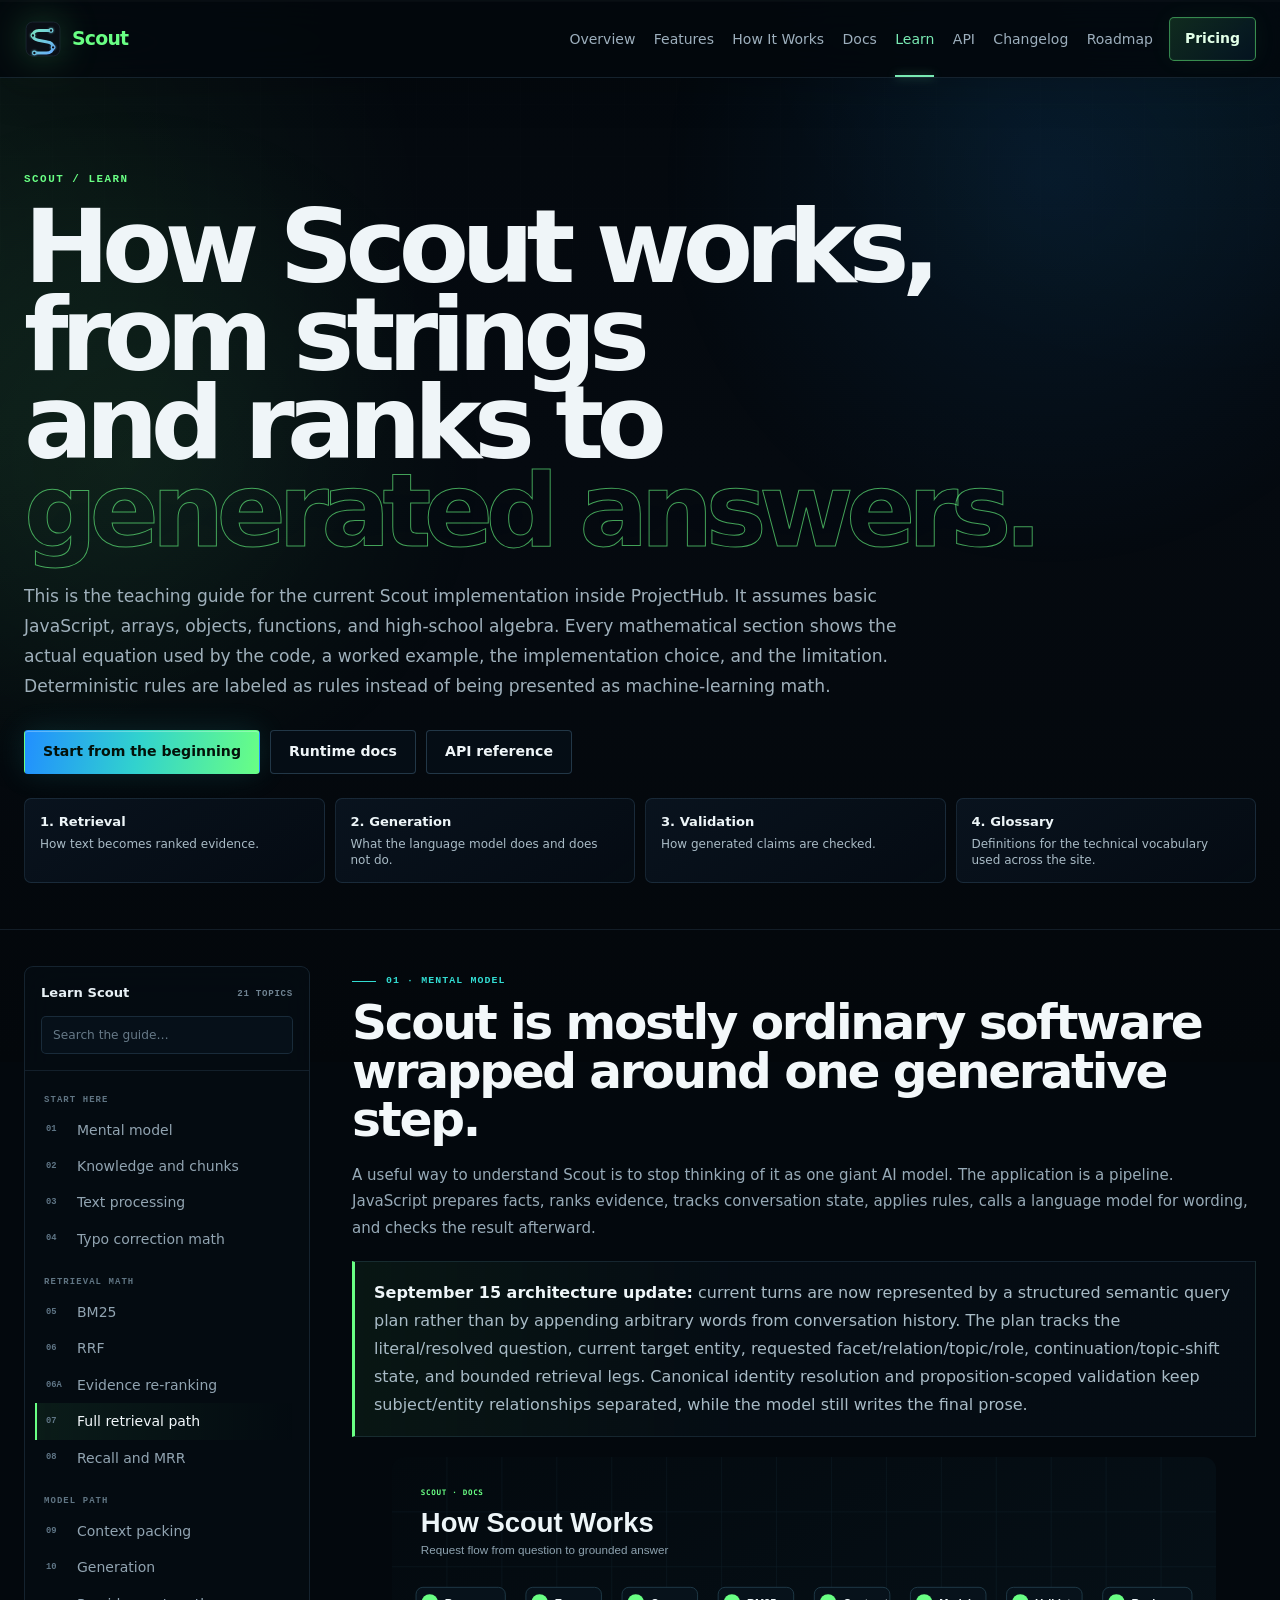
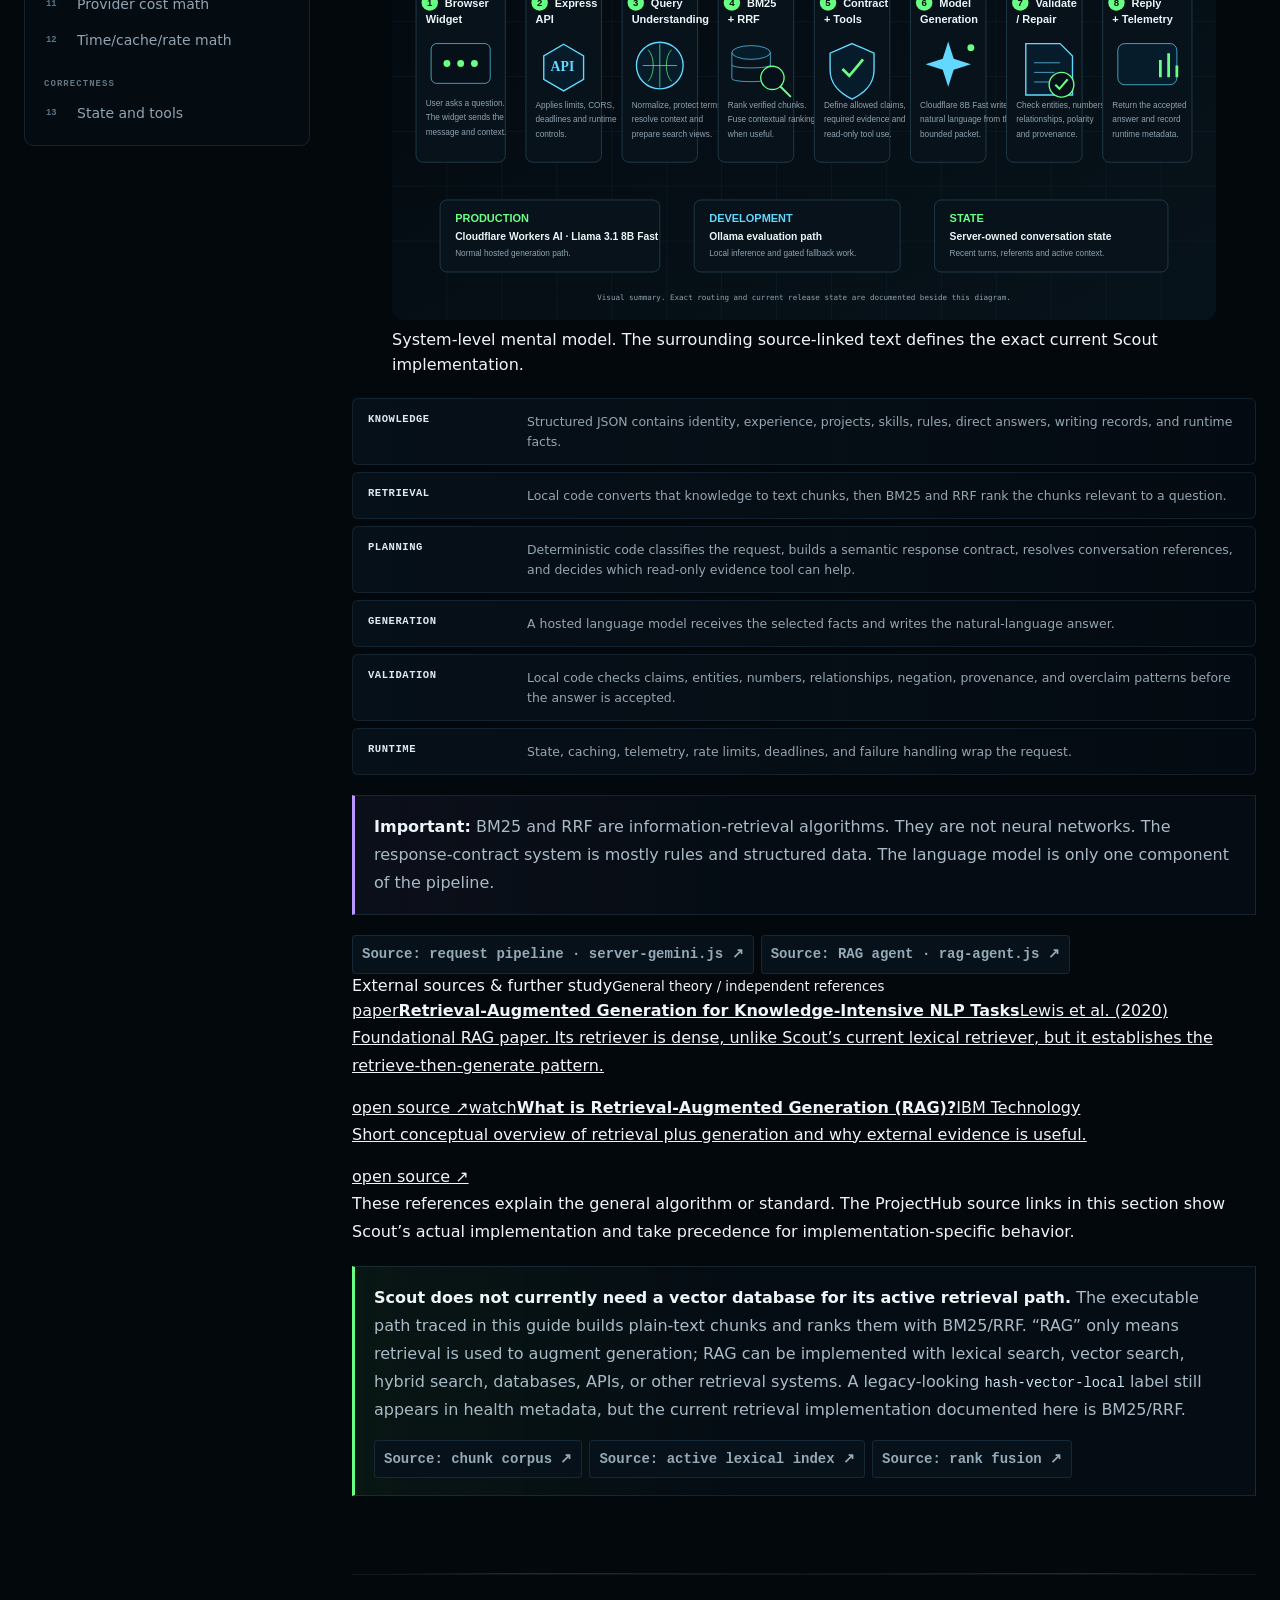
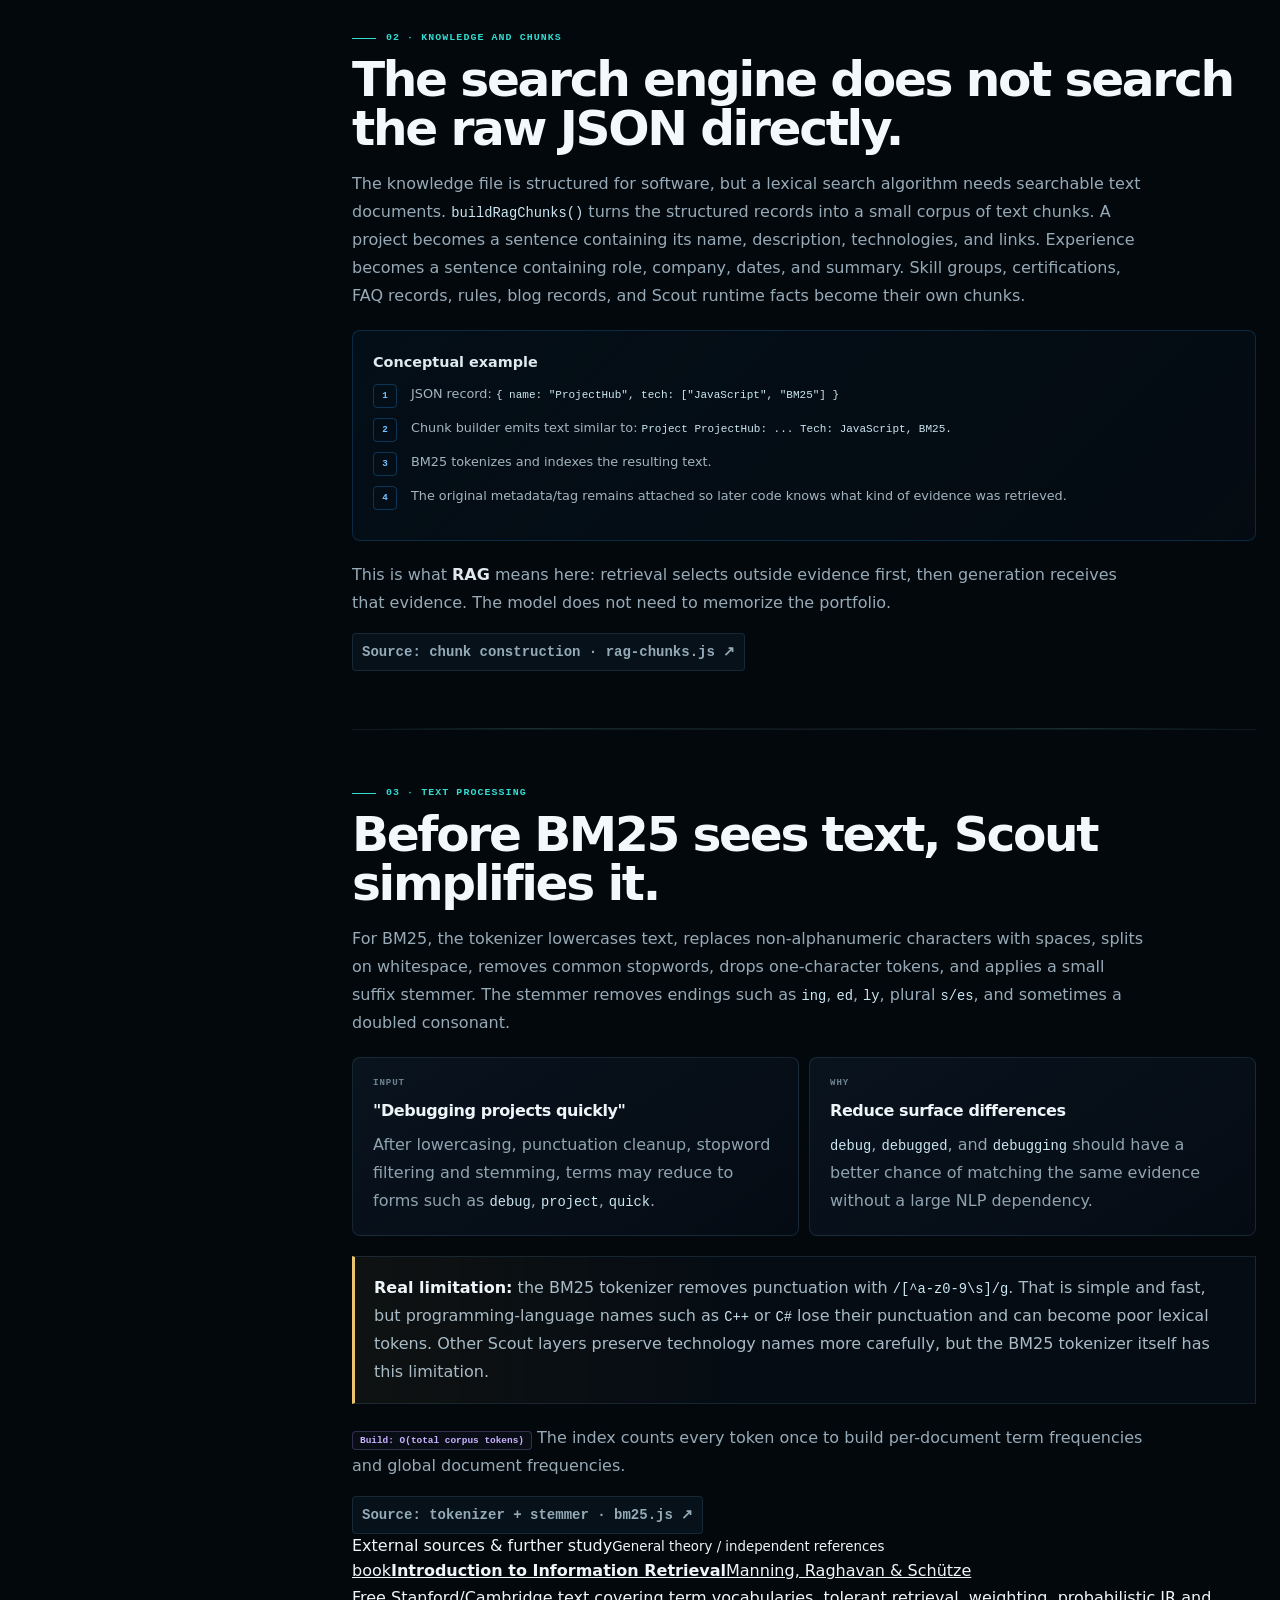
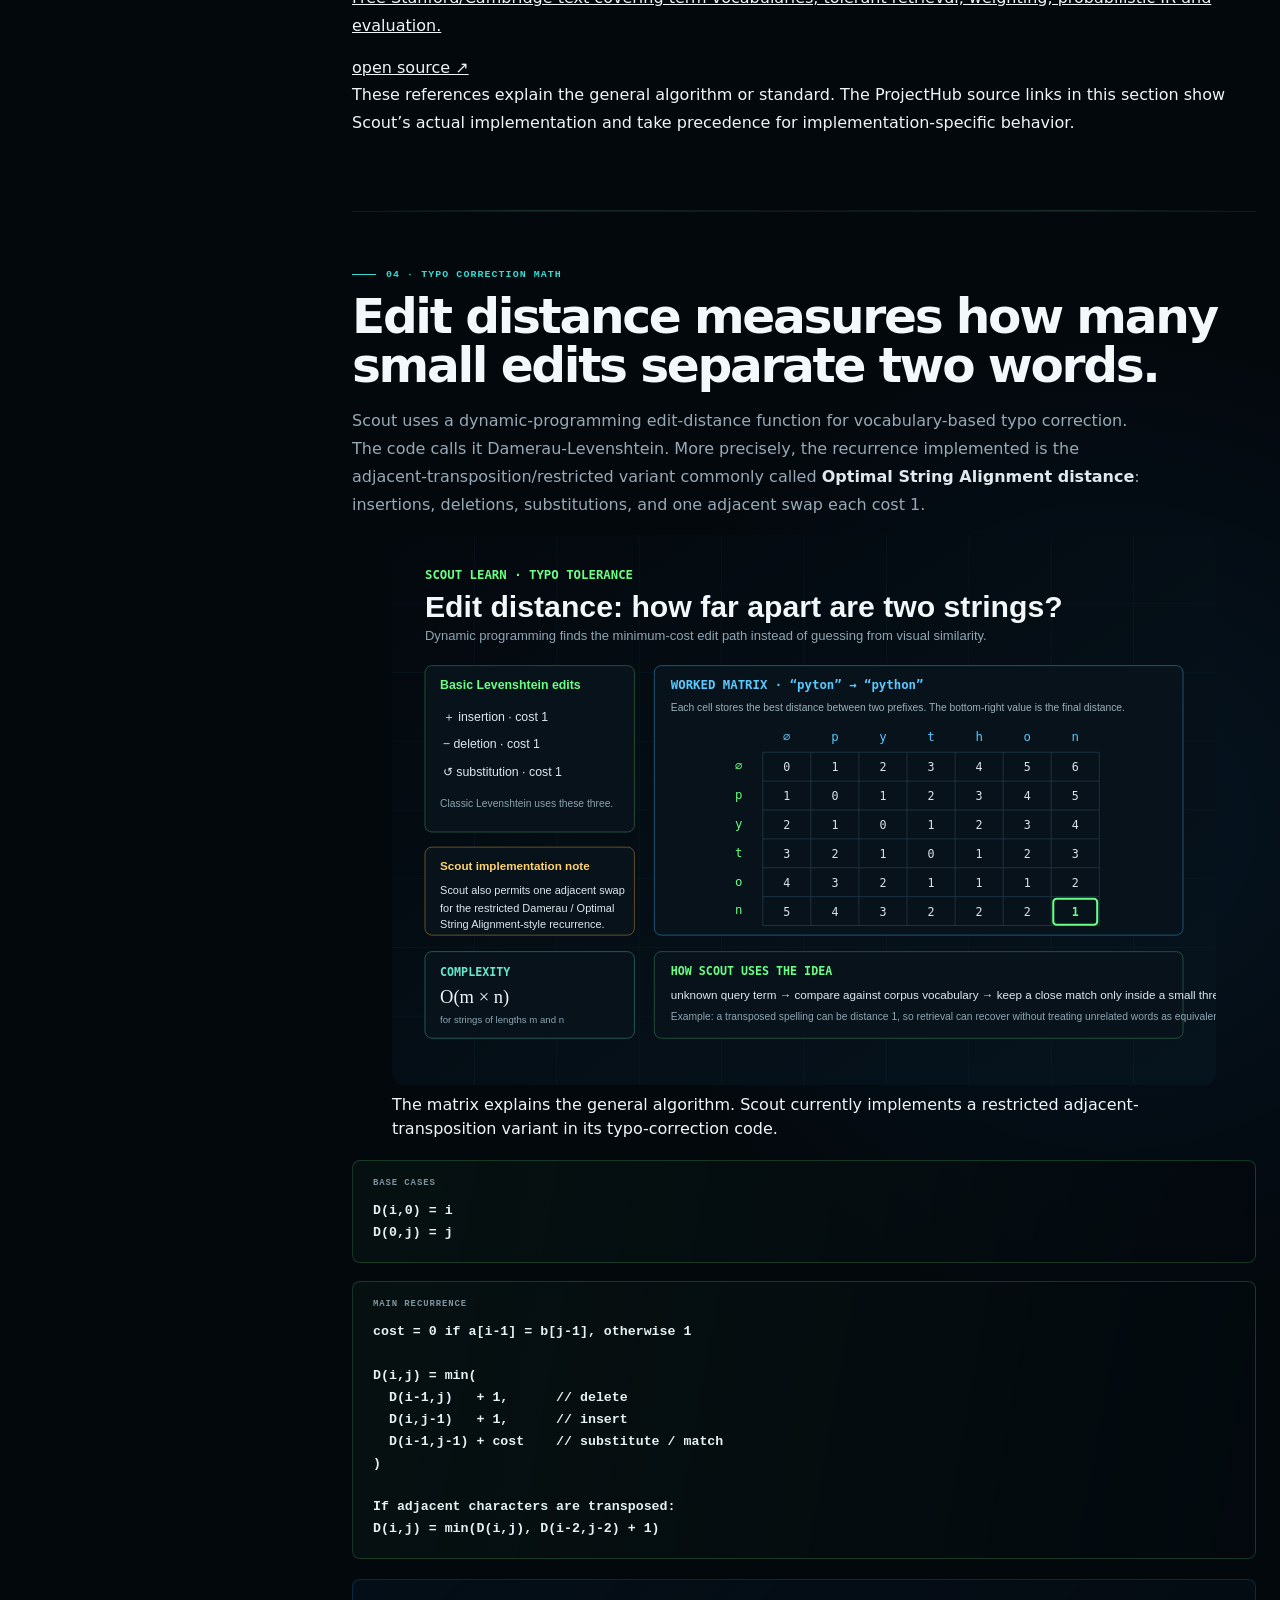
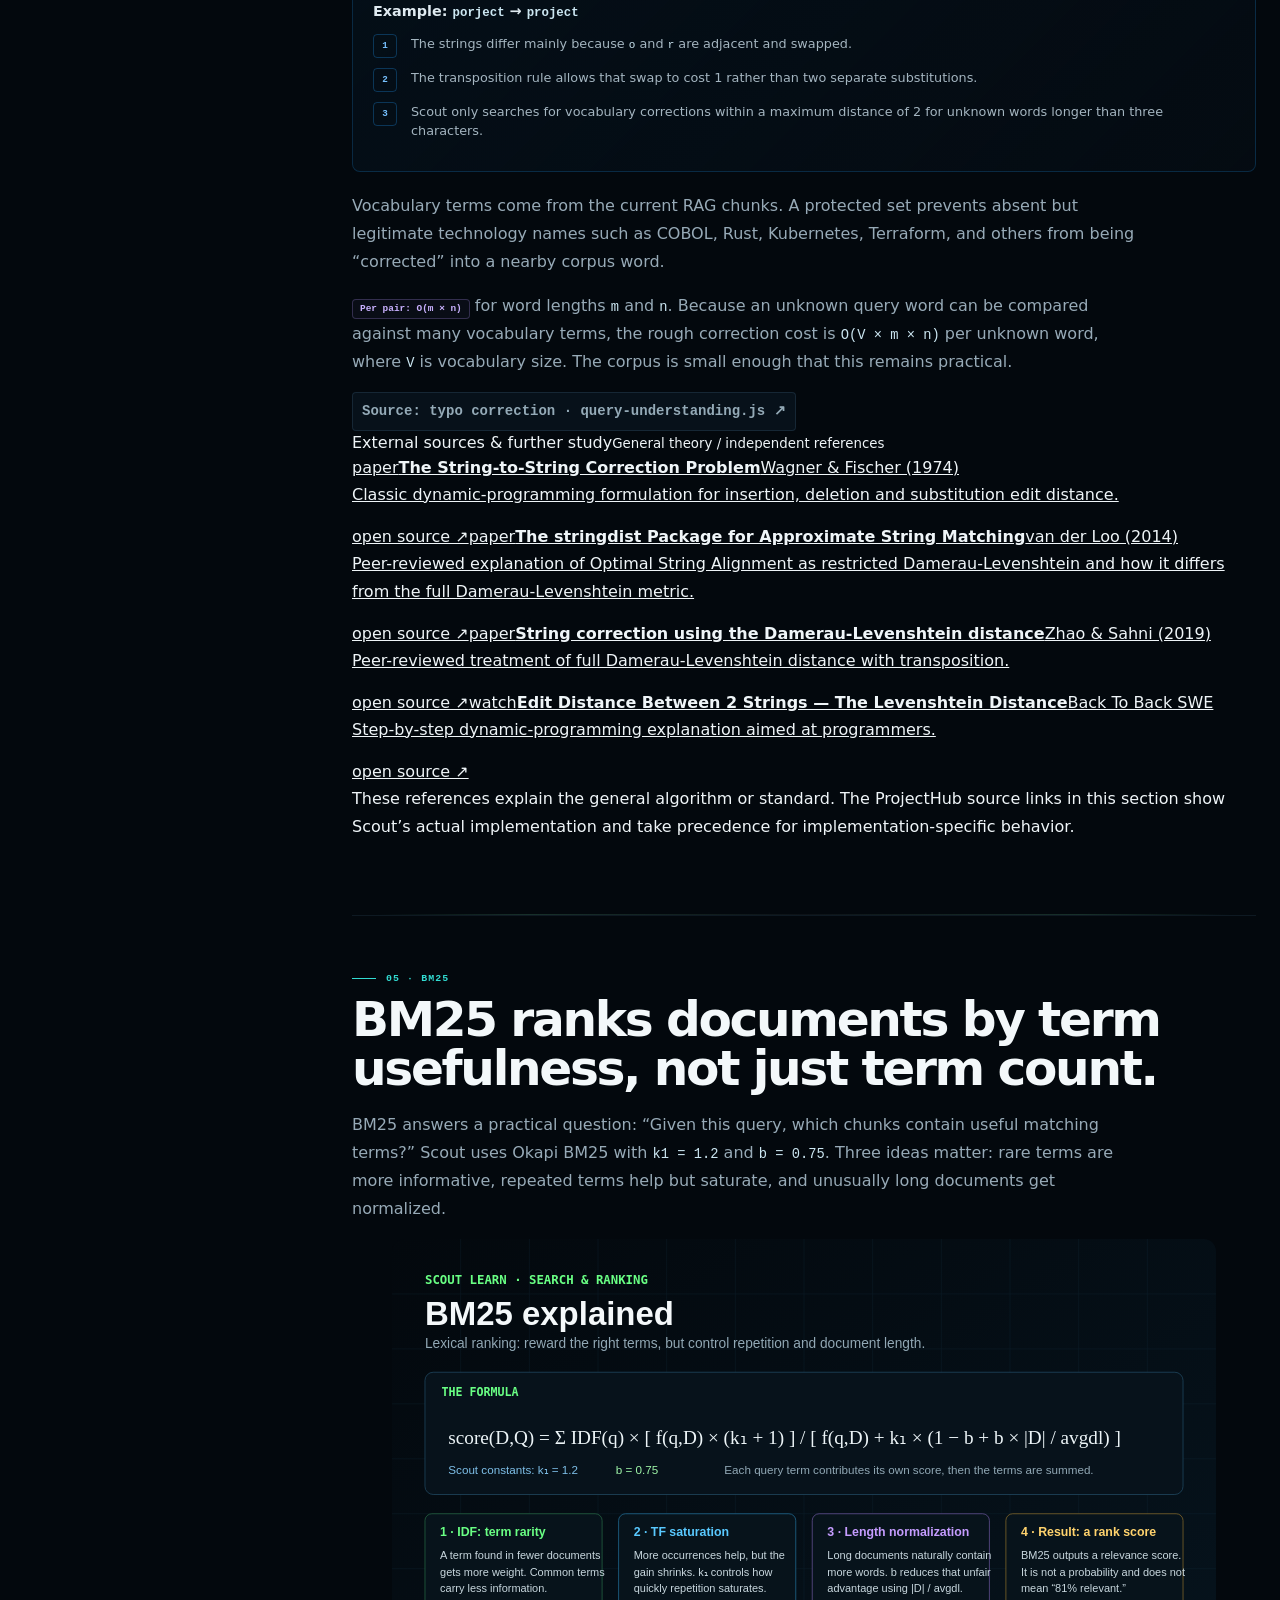
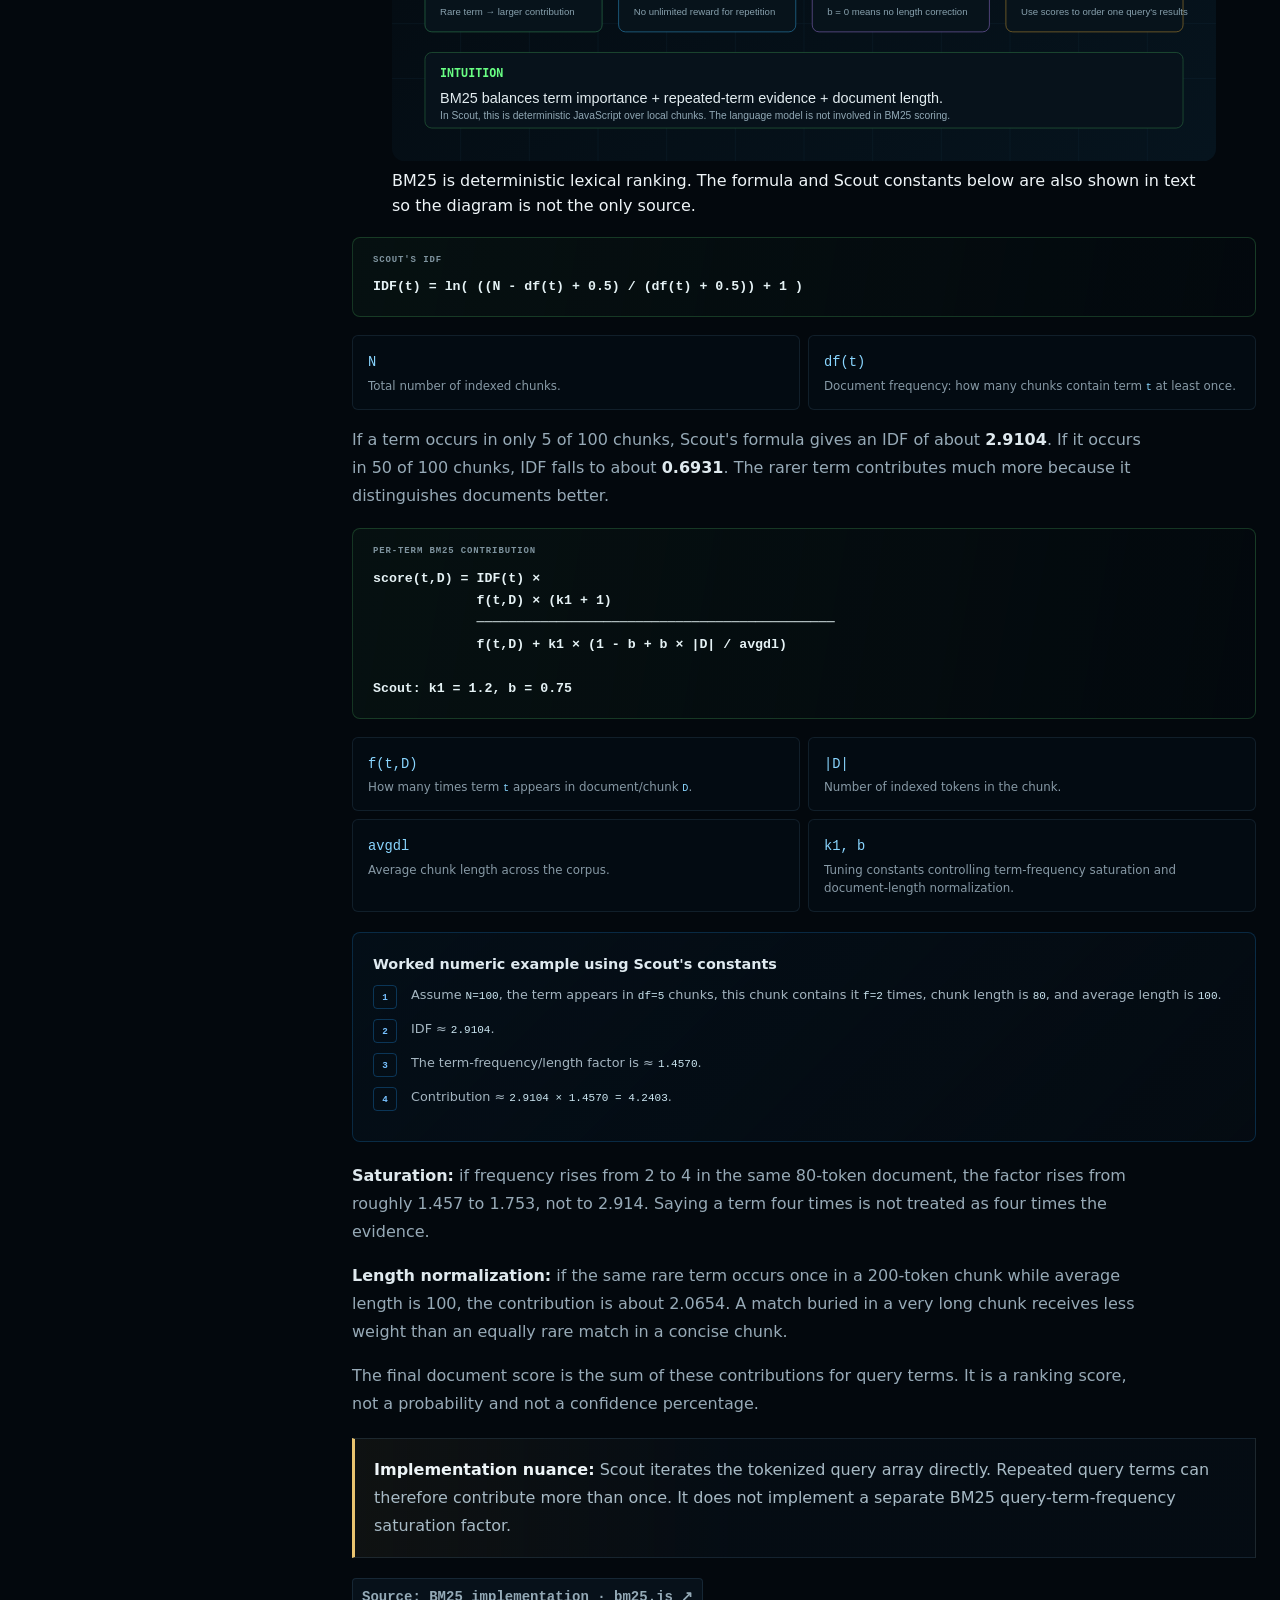
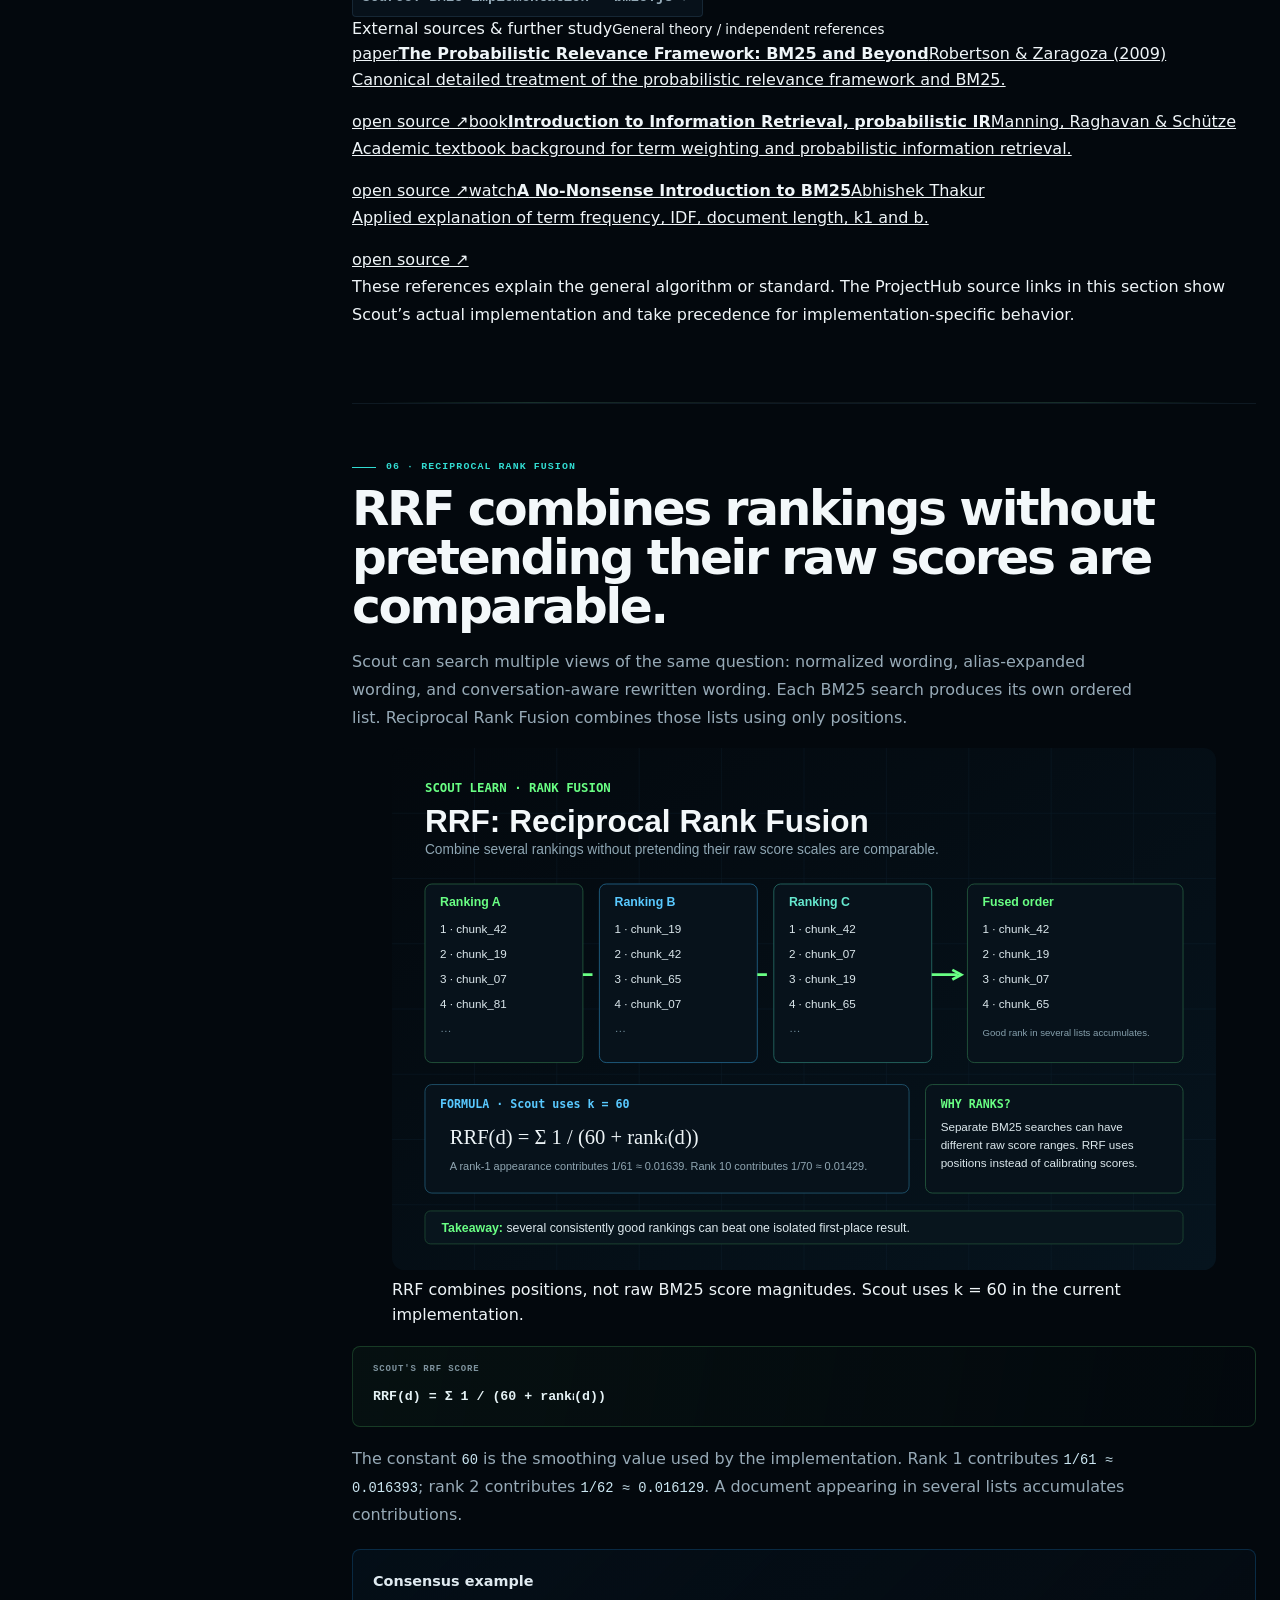
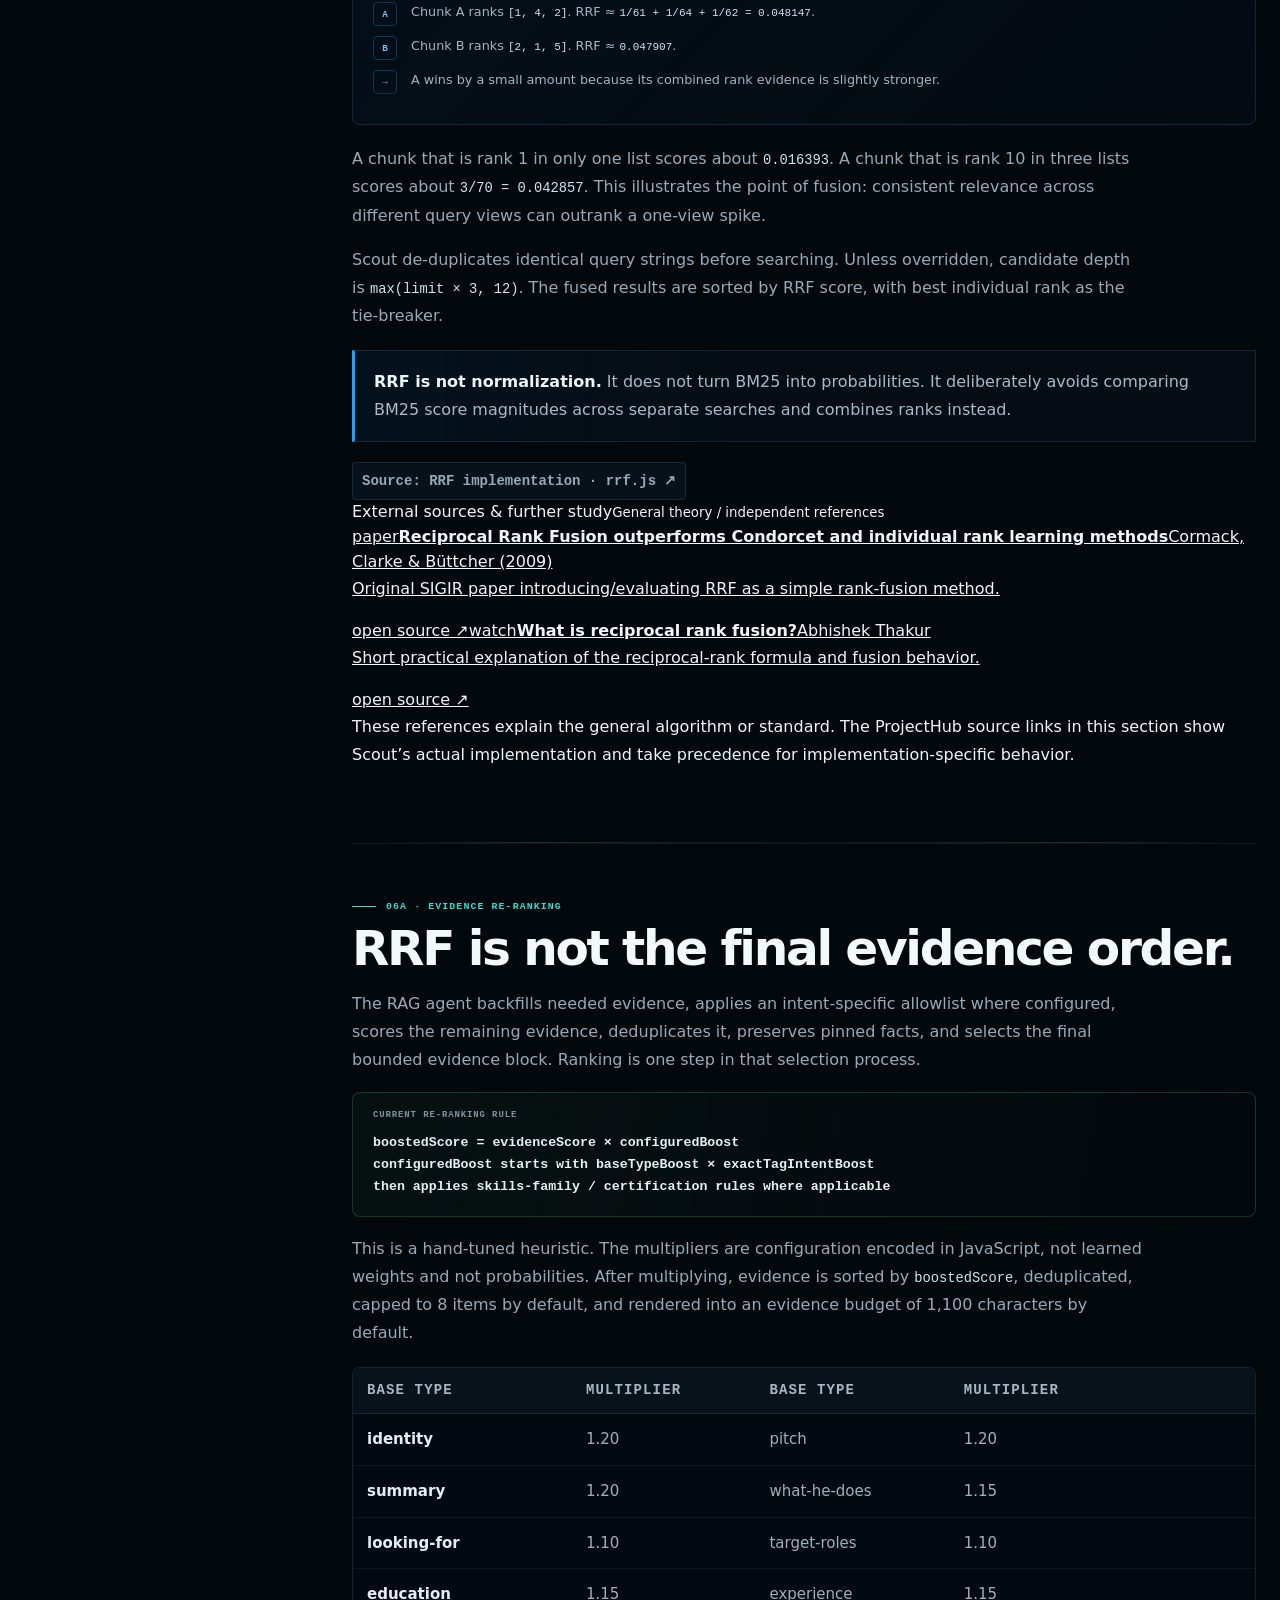
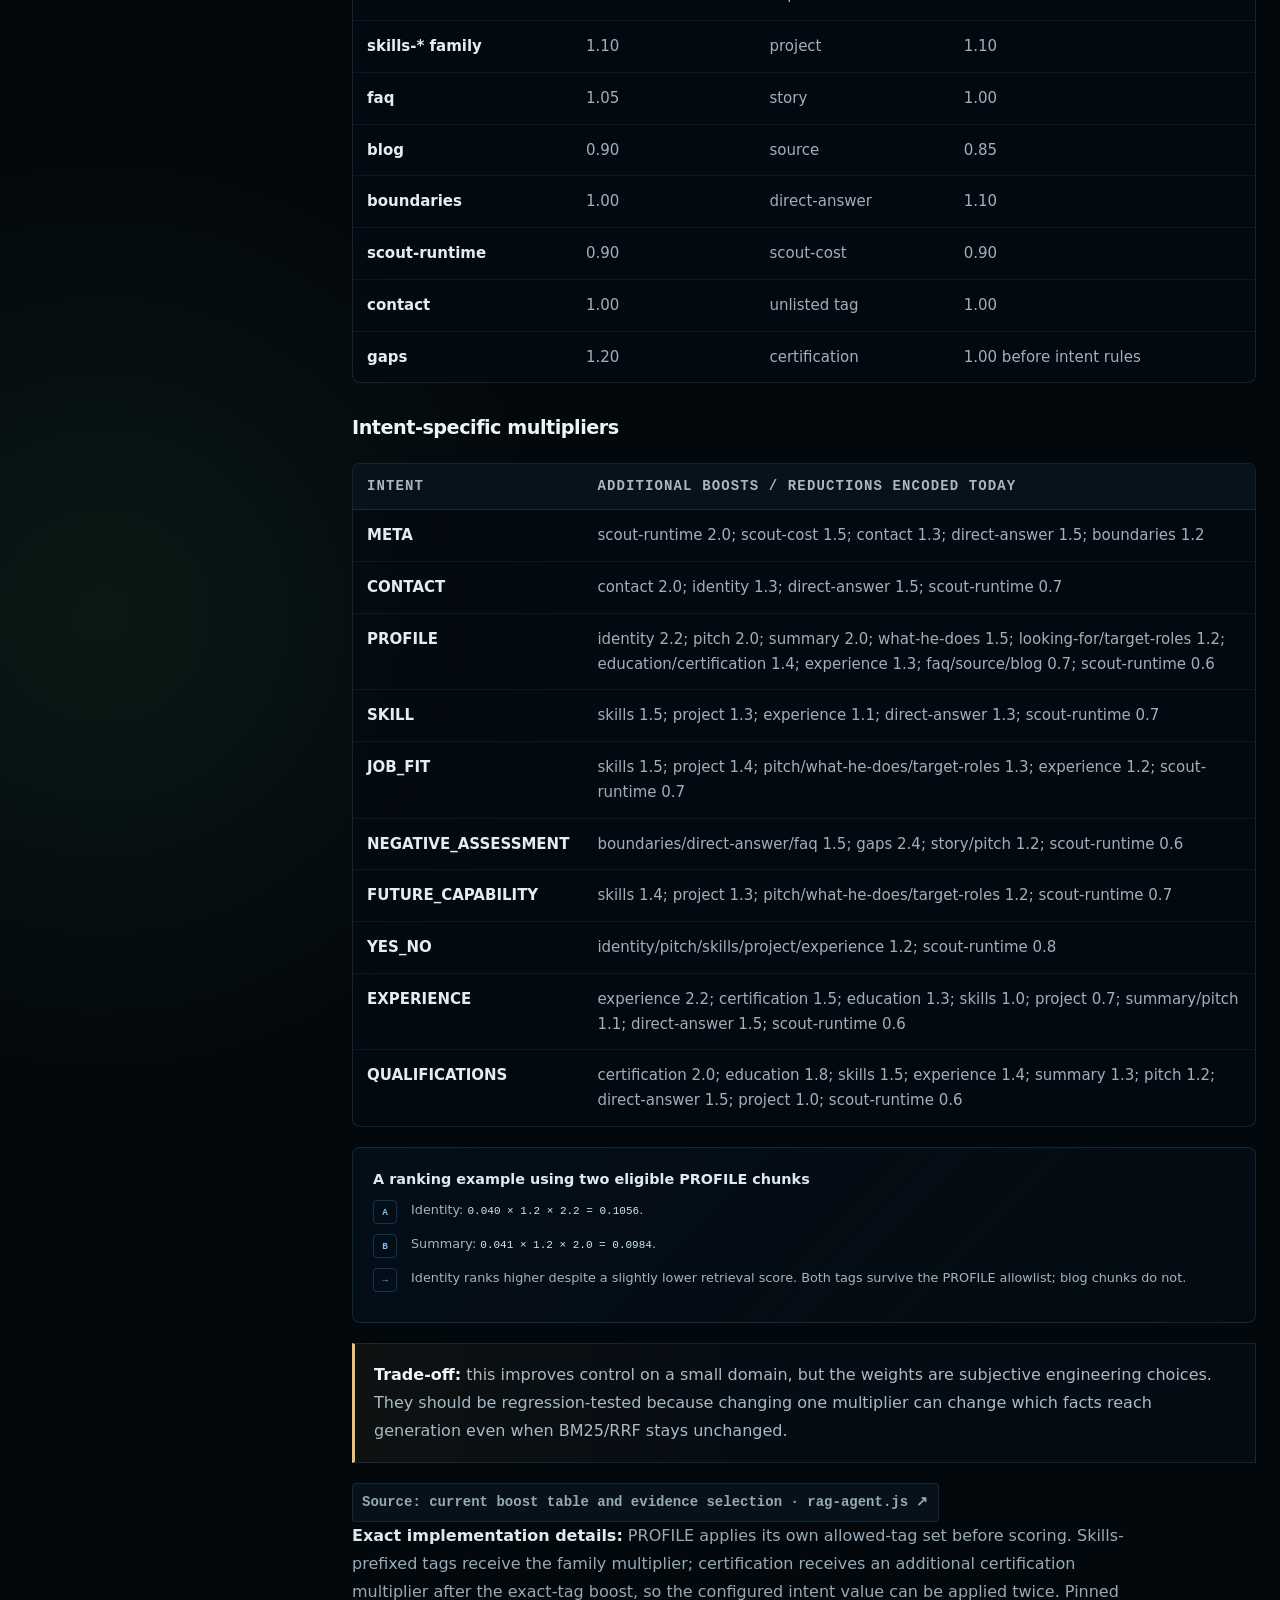
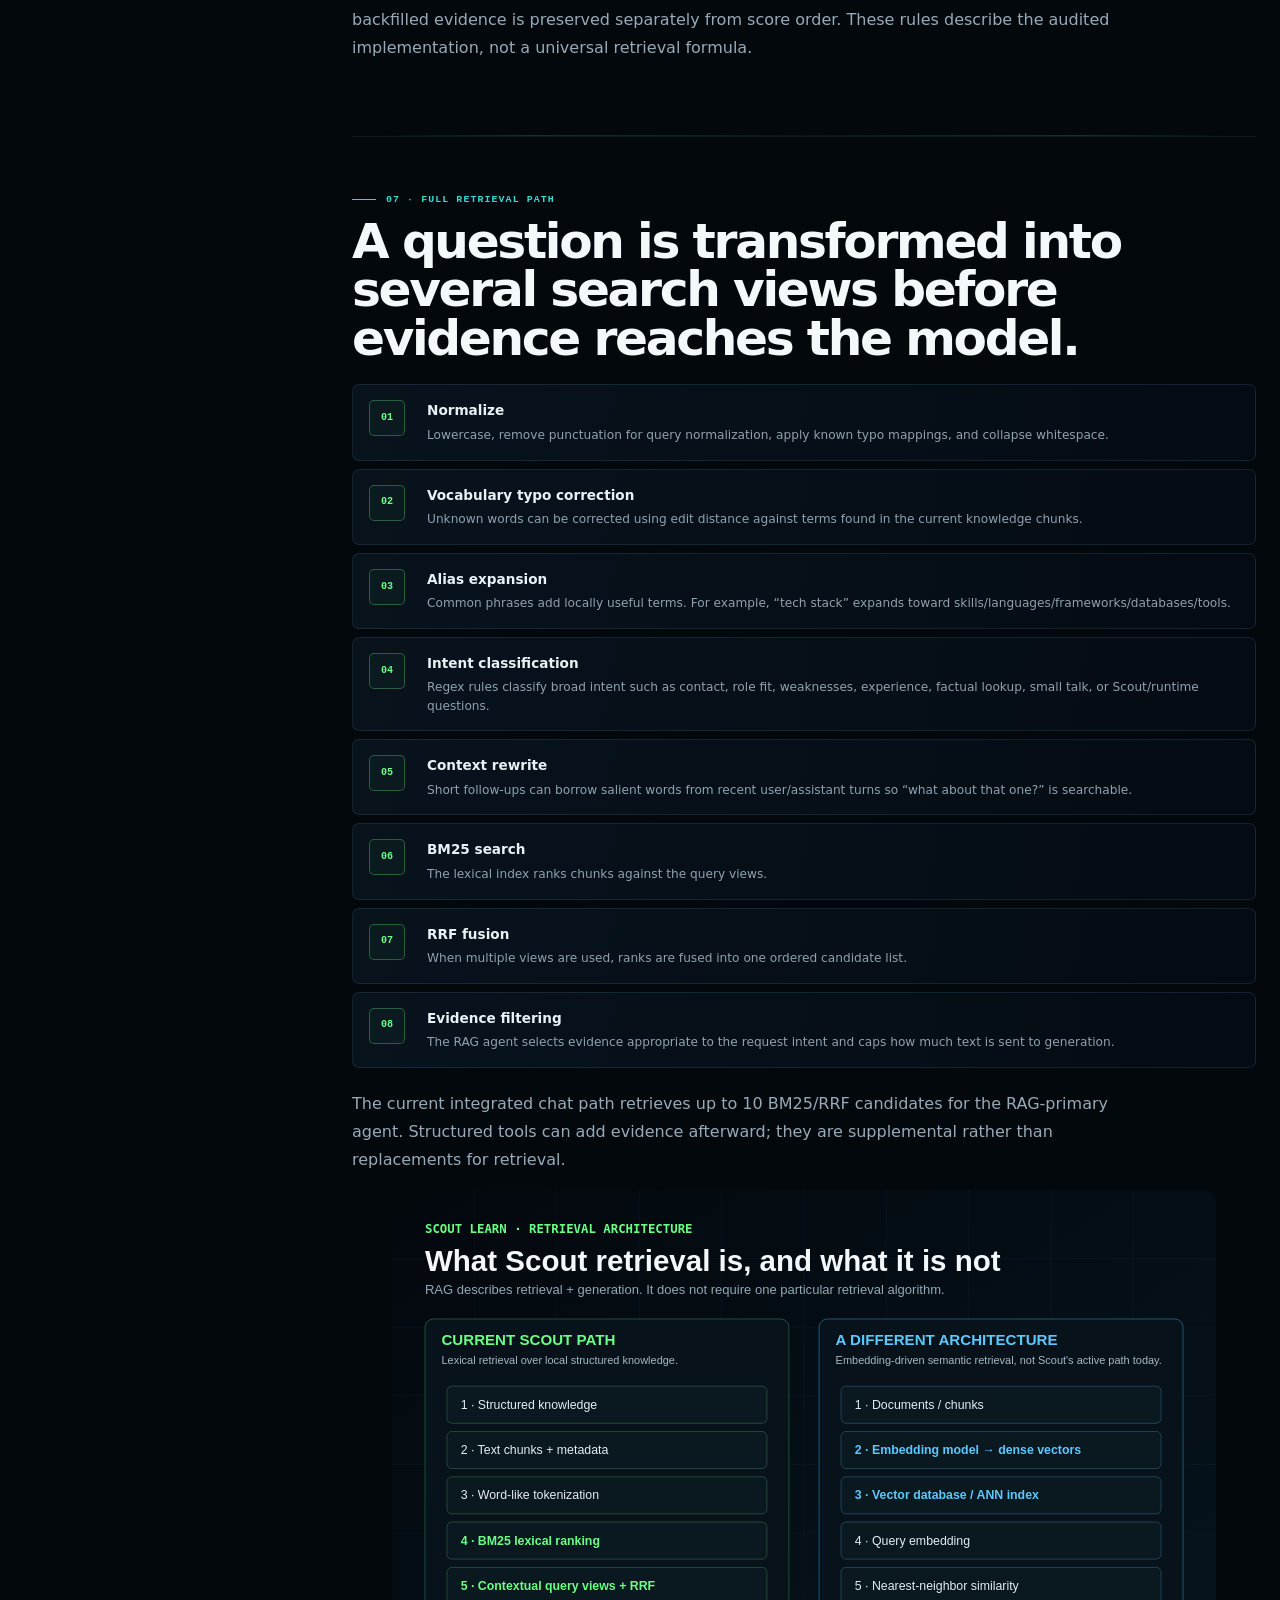
<file: learn.html>
<!DOCTYPE html>
<html lang="en">
<head>
  <meta charset="UTF-8">
  <meta name="viewport" content="width=device-width, initial-scale=1.0">
  <meta name="theme-color" content="#03080d">
  <meta name="color-scheme" content="dark">
  <meta name="description" content="Learn how Scout actually works, from text normalization and BM25/RRF retrieval through context packing, inference, validation, evaluation metrics, cost math, and runtime limits.">
  <meta property="og:title" content="Learn Scout — Engineering Guide">
  <meta property="og:description" content="A source-cited teaching guide to the algorithms, math, data flow, and engineering decisions in Scout.">
  <meta property="og:type" content="website">
  <meta property="og:url" content="https://bradleymatera.dev/scout/learn.html">
  <meta property="og:image" content="https://bradleymatera.dev/scout/assets/scout-og.svg">
  <link rel="canonical" href="https://bradleymatera.dev/scout/learn.html">
  <link rel="icon" href="./assets/scout-mark.svg" type="image/svg+xml">
  <link rel="stylesheet" href="./styles.css">
  <link rel="stylesheet" href="./docs.css">
  <link rel="stylesheet" href="./learn.css">
  <title>Learn Scout — Engineering Guide</title>
<link href="./enhancements.css" rel="stylesheet"><link href="./further-reading.css" rel="stylesheet"><link href="./launch.css" rel="stylesheet"></head>
<body data-product-page="learn" class="product-subpage docs-page learn-page"><a class="skip-link" href="#main-content">Skip to content</a>
  <canvas id="ambient-three" aria-hidden="true"></canvas>
  <div class="page-grid" aria-hidden="true"></div>
  <div class="scan-line" aria-hidden="true"></div>
  <div class="scroll-progress" aria-hidden="true"><span></span></div>
  <header class="site-header"><div class="shell nav-shell"><a aria-label="Scout overview" href="./index.html#overview" class="brand"><img src="./assets/scout-mark.svg" alt="" width="38" height="38"><span>Scout</span></a><nav aria-label="Scout product navigation" class="nav-links"><a data-nav-key="overview" href="./index.html#overview">Overview</a><a data-nav-key="features" href="./index.html#features">Features</a><a data-nav-key="how-it-works" href="./index.html#how-it-works">How It Works</a><a data-nav-key="docs" href="./docs.html">Docs</a><a class="active" aria-current="page" data-nav-key="learn" href="./learn.html">Learn</a><a data-nav-key="api" href="./api.html">API</a><a data-nav-key="changelog" href="./changelog.html">Changelog</a><a data-nav-key="roadmap" href="./index.html#roadmap">Roadmap</a></nav><a data-nav-key="pricing" href="./pricing.html" class="nav-source nav-pricing">Pricing</a></div></header>

  <main id="main-content">
    <section class="subpage-hero">
      <div class="shell reveal visible">
        <div class="subpage-kicker">Scout / Learn</div>
        <h1>How Scout works, from strings and ranks to <span>generated answers.</span></h1>
        <p>This is the teaching guide for the current Scout implementation inside ProjectHub. It assumes basic JavaScript, arrays, objects, functions, and high-school algebra. Every mathematical section shows the actual equation used by the code, a worked example, the implementation choice, and the limitation. Deterministic rules are labeled as rules instead of being presented as machine-learning math.</p>
        <div class="subpage-actions">
          <a class="button primary" href="#mental-model">Start from the beginning</a>
          <a class="button" href="./docs.html">Runtime docs</a>
          <a class="button" href="./api.html">API reference</a>
        </div>
        <div class="learn-roadmap">
          <a href="#retrieval"><strong>1. Retrieval</strong>How text becomes ranked evidence.</a>
          <a href="#generation"><strong>2. Generation</strong>What the language model does and does not do.</a>
          <a href="#validation"><strong>3. Validation</strong>How generated claims are checked.</a>
          <a href="#glossary"><strong>4. Glossary</strong>Definitions for the technical vocabulary used across the site.</a>
        </div>
      </div>
    </section>

    <div class="shell docs-mobile-nav"><label><span class="sr-only">Learning section</span><select aria-label="Learning section"><option value="mental-model">Scout is mostly ordinary software wrapped around one generative step.</option><option value="data">The search engine does not search the raw JSON directly.</option><option value="text-processing">Before BM25 sees text, Scout simplifies it.</option><option value="edit-distance">Edit distance measures how many small edits separate two words.</option><option value="bm25">BM25 ranks documents by term usefulness, not just term count.</option><option value="rrf">RRF combines rankings without pretending their raw scores are comparable.</option><option value="evidence-rerank">RRF is not the final evidence order.</option><option value="retrieval">A question is transformed into several search views before evidence reaches the model.</option><option value="retrieval-eval">Recall@6 asks “did the right evidence show up?” MRR asks “how high did it rank?”</option><option value="context">Retrieved evidence still has to fit into a small prompt.</option><option value="generation">The model writes the prose; it does not choose the evidence corpus.</option><option value="cost-math">Scout's current model has no published token-to-neuron rate.</option><option value="time-math">Several simple clocks bound the runtime.</option><option value="state-tools">Conversation state is structured data, and tools are ordinary functions.</option><option value="contracts">Before prose is accepted, Scout represents what kind of claim the answer is allowed to make.</option><option value="validation">Validation is a stack of checks, not one “confidence score.”</option><option value="client-local">The browser-local experiment separates evidence preparation from browser inference.</option><option value="end-to-end">Follow one question through the complete system.</option><option value="complexity">The current design is optimized for a small local corpus, not internet-scale search.</option><option value="not-ml">Do not attribute every Scout behavior to “AI.”</option><option value="glossary">Terms used throughout the Scout site.</option><option value="references">Reference library.</option></select></label></div>

    <div class="shell docs-shell">
      <aside class="docs-sidebar" aria-label="Learning guide sections">
        <div class="docs-sidebar-head"><div class="docs-sidebar-title"><span>Learn Scout</span><span>21 topics</span></div><input class="docs-search" type="search" placeholder="Search the guide…" aria-label="Search learning guide"></div>
        <nav class="docs-nav">
          <div class="docs-nav-group"><span class="docs-nav-label">Start here</span>
            <a href="#mental-model"><span class="nav-code">01</span>Mental model</a>
            <a href="#data"><span class="nav-code">02</span>Knowledge and chunks</a>
            <a href="#text-processing"><span class="nav-code">03</span>Text processing</a>
            <a href="#edit-distance"><span class="nav-code">04</span>Typo correction math</a>
          </div>
          <div class="docs-nav-group"><span class="docs-nav-label">Retrieval math</span>
            <a href="#bm25"><span class="nav-code">05</span>BM25</a>
            <a href="#rrf"><span class="nav-code">06</span>RRF</a><a href="#evidence-rerank"><span class="nav-code">06A</span>Evidence re-ranking</a>
            <a href="#retrieval"><span class="nav-code">07</span>Full retrieval path</a>
            <a href="#retrieval-eval"><span class="nav-code">08</span>Recall and MRR</a>
          </div>
          <div class="docs-nav-group"><span class="docs-nav-label">Model path</span>
            <a href="#context"><span class="nav-code">09</span>Context packing</a>
            <a href="#generation"><span class="nav-code">10</span>Generation</a>
            <a href="#cost-math"><span class="nav-code">11</span>Provider cost math</a>
            <a href="#time-math"><span class="nav-code">12</span>Time/cache/rate math</a>
          </div>
          <div class="docs-nav-group"><span class="docs-nav-label">Correctness</span>
            <a href="#state-tools"><span class="nav-code">13</span>State and tools</a>
            <a href="#contracts"><span class="nav-code">14</span>Response contracts</a>
            <a href="#validation"><span class="nav-code">15</span>Grounding validation</a>
            <a href="#client-local"><span class="nav-code">16</span>Browser-local path</a>
          </div>
          <div class="docs-nav-group"><span class="docs-nav-label">Put it together</span>
            <a href="#end-to-end"><span class="nav-code">17</span>Worked request</a>
            <a href="#complexity"><span class="nav-code">18</span>Complexity/scaling</a>
            <a href="#not-ml"><span class="nav-code">19</span>What is not ML</a>
            <a href="#glossary"><span class="nav-code">20</span>Glossary</a>
          <a href="#references"><span class="nav-code">21</span>References</a></div>
        </nav>
      </aside>

      <article class="docs-content">
        <div class="docs-empty">No learning-guide sections match that search.</div>

        <section class="docs-section" id="mental-model" data-search="mental model architecture pipeline deterministic generative rag retrieval validation">
          <div class="docs-eyebrow">01 · Mental model</div>
          <h2>Scout is mostly ordinary software wrapped around one generative step.</h2>
          <p class="docs-lede">A useful way to understand Scout is to stop thinking of it as one giant AI model. The application is a pipeline. JavaScript prepares facts, ranks evidence, tracks conversation state, applies rules, calls a language model for wording, and checks the result afterward.</p>
          <div class="docs-callout production"><strong>September 15 architecture update:</strong> current turns are now represented by a structured semantic query plan rather than by appending arbitrary words from conversation history. The plan tracks the literal/resolved question, current target entity, requested facet/relation/topic/role, continuation/topic-shift state, and bounded retrieval legs. Canonical identity resolution and proposition-scoped validation keep subject/entity relationships separated, while the model still writes the final prose.</div><figure class="learn-figure"><a href="./assets/docs/how-scout-works.svg" target="_blank" rel="noopener"><img src="./assets/docs/how-scout-works.svg" alt="Scout request flow from browser input through deterministic retrieval/planning, bounded model generation, validation, and telemetry." loading="lazy" decoding="async"></a><figcaption>System-level mental model. The surrounding source-linked text defines the exact current Scout implementation.</figcaption></figure>
          <div class="layer-diagram">
            <div class="layer-row"><strong>Knowledge</strong><span>Structured JSON contains identity, experience, projects, skills, rules, direct answers, writing records, and runtime facts.</span></div>
            <div class="layer-row"><strong>Retrieval</strong><span>Local code converts that knowledge to text chunks, then BM25 and RRF rank the chunks relevant to a question.</span></div>
            <div class="layer-row"><strong>Planning</strong><span>Deterministic code classifies the request, builds a semantic response contract, resolves conversation references, and decides which read-only evidence tool can help.</span></div>
            <div class="layer-row"><strong>Generation</strong><span>A hosted language model receives the selected facts and writes the natural-language answer.</span></div>
            <div class="layer-row"><strong>Validation</strong><span>Local code checks claims, entities, numbers, relationships, negation, provenance, and overclaim patterns before the answer is accepted.</span></div>
            <div class="layer-row"><strong>Runtime</strong><span>State, caching, telemetry, rate limits, deadlines, and failure handling wrap the request.</span></div>
          </div>
          <div class="docs-callout no-math"><strong>Important:</strong> BM25 and RRF are information-retrieval algorithms. They are not neural networks. The response-contract system is mostly rules and structured data. The language model is only one component of the pipeline.</div>
          <div class="docs-source-row"><a href="https://github.com/BradleyMatera/ProjectHub/blob/7d01170830949a0ef85da58bab6a0a2b266b0e9c/server-gemini.js" target="_blank" rel="noopener">Source: request pipeline · server-gemini.js ↗</a><a href="https://github.com/BradleyMatera/ProjectHub/blob/7d01170830949a0ef85da58bab6a0a2b266b0e9c/lib/rag-agent.js" target="_blank" rel="noopener">Source: RAG agent · rag-agent.js ↗</a></div>
        <aside aria-label="External sources and further study" class="learn-study"><div class="learn-study-head"><span>External sources &amp; further study</span><small>General theory / independent references</small></div><div class="learn-study-grid"><a class="learn-study-card" href="https://arxiv.org/abs/2005.11401" target="_blank" rel="noopener"><span class="learn-study-type paper">paper</span><strong>Retrieval-Augmented Generation for Knowledge-Intensive NLP Tasks</strong><span class="learn-study-author">Lewis et al. (2020)</span><p>Foundational RAG paper. Its retriever is dense, unlike Scout’s current lexical retriever, but it establishes the retrieve-then-generate pattern.</p><span class="learn-study-open">open source ↗</span></a><a class="learn-study-card" href="https://www.youtube.com/watch?v=T-D1OfcDW1M" target="_blank" rel="noopener"><span class="learn-study-type watch">watch</span><strong>What is Retrieval-Augmented Generation (RAG)?</strong><span class="learn-study-author">IBM Technology</span><p>Short conceptual overview of retrieval plus generation and why external evidence is useful.</p><span class="learn-study-open">open source ↗</span></a></div><p class="learn-study-note">These references explain the general algorithm or standard. The ProjectHub source links in this section show Scout’s actual implementation and take precedence for implementation-specific behavior.</p></aside><div class="docs-callout production" data-vector-clarification="true"><strong>Scout does not currently need a vector database for its active retrieval path.</strong> The executable path traced in this guide builds plain-text chunks and ranks them with BM25/RRF. “RAG” only means retrieval is used to augment generation; RAG can be implemented with lexical search, vector search, hybrid search, databases, APIs, or other retrieval systems. A legacy-looking <code>hash-vector-local</code> label still appears in health metadata, but the current retrieval implementation documented here is BM25/RRF. <div class="docs-source-row"><a href="https://github.com/BradleyMatera/ProjectHub/blob/7d01170830949a0ef85da58bab6a0a2b266b0e9c/lib/rag-chunks.js" target="_blank" rel="noopener">Source: chunk corpus ↗</a><a href="https://github.com/BradleyMatera/ProjectHub/blob/7d01170830949a0ef85da58bab6a0a2b266b0e9c/lib/bm25.js" target="_blank" rel="noopener">Source: active lexical index ↗</a><a href="https://github.com/BradleyMatera/ProjectHub/blob/7d01170830949a0ef85da58bab6a0a2b266b0e9c/lib/rrf.js" target="_blank" rel="noopener">Source: rank fusion ↗</a></div></div></section>

        <section class="docs-section" id="data" data-search="knowledge json chunk corpus rag chunks facts runtime data">
          <div class="docs-eyebrow">02 · Knowledge and chunks</div>
          <h2>The search engine does not search the raw JSON directly.</h2>
          <p>The knowledge file is structured for software, but a lexical search algorithm needs searchable text documents. <code>buildRagChunks()</code> turns the structured records into a small corpus of text chunks. A project becomes a sentence containing its name, description, technologies, and links. Experience becomes a sentence containing role, company, dates, and summary. Skill groups, certifications, FAQ records, rules, blog records, and Scout runtime facts become their own chunks.</p>
          <div class="worked-example"><h4>Conceptual example</h4><div class="step"><b>1</b><span>JSON record: <code>{ name: "ProjectHub", tech: ["JavaScript", "BM25"] }</code></span></div><div class="step"><b>2</b><span>Chunk builder emits text similar to: <code>Project ProjectHub: ... Tech: JavaScript, BM25.</code></span></div><div class="step"><b>3</b><span>BM25 tokenizes and indexes the resulting text.</span></div><div class="step"><b>4</b><span>The original metadata/tag remains attached so later code knows what kind of evidence was retrieved.</span></div></div>
          <p>This is what <strong>RAG</strong> means here: retrieval selects outside evidence first, then generation receives that evidence. The model does not need to memorize the portfolio.</p>
          <div class="docs-source-row"><a href="https://github.com/BradleyMatera/ProjectHub/blob/7d01170830949a0ef85da58bab6a0a2b266b0e9c/lib/rag-chunks.js" target="_blank" rel="noopener">Source: chunk construction · rag-chunks.js ↗</a></div>
        </section>

        <section class="docs-section" id="text-processing" data-search="tokenize token stemming stopwords normalization lowercase punctuation query terms">
          <div class="docs-eyebrow">03 · Text processing</div>
          <h2>Before BM25 sees text, Scout simplifies it.</h2>
          <p>For BM25, the tokenizer lowercases text, replaces non-alphanumeric characters with spaces, splits on whitespace, removes common stopwords, drops one-character tokens, and applies a small suffix stemmer. The stemmer removes endings such as <code>ing</code>, <code>ed</code>, <code>ly</code>, plural <code>s/es</code>, and sometimes a doubled consonant.</p>
          <div class="docs-grid-2">
            <div class="docs-card"><span class="label">Input</span><h3>"Debugging projects quickly"</h3><p>After lowercasing, punctuation cleanup, stopword filtering and stemming, terms may reduce to forms such as <code>debug</code>, <code>project</code>, <code>quick</code>.</p></div>
            <div class="docs-card"><span class="label">Why</span><h3>Reduce surface differences</h3><p><code>debug</code>, <code>debugged</code>, and <code>debugging</code> should have a better chance of matching the same evidence without a large NLP dependency.</p></div>
          </div>
          <div class="docs-callout warning"><strong>Real limitation:</strong> the BM25 tokenizer removes punctuation with <code>/[^a-z0-9\s]/g</code>. That is simple and fast, but programming-language names such as <code>C++</code> or <code>C#</code> lose their punctuation and can become poor lexical tokens. Other Scout layers preserve technology names more carefully, but the BM25 tokenizer itself has this limitation.</div>
          <p><span class="complexity">Build: O(total corpus tokens)</span> The index counts every token once to build per-document term frequencies and global document frequencies.</p>
          <div class="docs-source-row"><a href="https://github.com/BradleyMatera/ProjectHub/blob/7d01170830949a0ef85da58bab6a0a2b266b0e9c/lib/bm25.js" target="_blank" rel="noopener">Source: tokenizer + stemmer · bm25.js ↗</a></div>
        <aside aria-label="External sources and further study" class="learn-study"><div class="learn-study-head"><span>External sources &amp; further study</span><small>General theory / independent references</small></div><div class="learn-study-grid"><a class="learn-study-card" href="https://nlp.stanford.edu/IR-book/" target="_blank" rel="noopener"><span class="learn-study-type book">book</span><strong>Introduction to Information Retrieval</strong><span class="learn-study-author">Manning, Raghavan &amp; Schütze</span><p>Free Stanford/Cambridge text covering term vocabularies, tolerant retrieval, weighting, probabilistic IR and evaluation.</p><span class="learn-study-open">open source ↗</span></a></div><p class="learn-study-note">These references explain the general algorithm or standard. The ProjectHub source links in this section show Scout’s actual implementation and take precedence for implementation-specific behavior.</p></aside></section>

        <section class="docs-section" id="edit-distance" data-search="damerau levenshtein optimal string alignment edit distance typo correction dynamic programming matrix">
          <div class="docs-eyebrow">04 · Typo correction math</div>
          <h2>Edit distance measures how many small edits separate two words.</h2>
          <p>Scout uses a dynamic-programming edit-distance function for vocabulary-based typo correction. The code calls it Damerau-Levenshtein. More precisely, the recurrence implemented is the adjacent-transposition/restricted variant commonly called <strong>Optimal String Alignment distance</strong>: insertions, deletions, substitutions, and one adjacent swap each cost 1.</p><figure class="learn-figure"><a href="./assets/learn/edit-distance-explained.svg" target="_blank" rel="noopener"><img src="./assets/learn/edit-distance-explained.svg" alt="Edit distance visual showing insertion, deletion, substitution, adjacent-transposition implementation note, a dynamic-programming matrix, and O(m×n) complexity." loading="lazy" decoding="async"></a><figcaption>The matrix explains the general algorithm. Scout currently implements a restricted adjacent-transposition variant in its typo-correction code.</figcaption></figure>
          <div class="equation"><span class="eq-title">Base cases</span><code>D(i,0) = i
D(0,j) = j</code></div>
          <div class="equation"><span class="eq-title">Main recurrence</span><code>cost = 0 if a[i-1] = b[j-1], otherwise 1

D(i,j) = min(
  D(i-1,j)   + 1,      // delete
  D(i,j-1)   + 1,      // insert
  D(i-1,j-1) + cost    // substitute / match
)

If adjacent characters are transposed:
D(i,j) = min(D(i,j), D(i-2,j-2) + 1)</code></div>
          <div class="worked-example"><h4>Example: <code>porject</code> → <code>project</code></h4><div class="step"><b>1</b><span>The strings differ mainly because <code>o</code> and <code>r</code> are adjacent and swapped.</span></div><div class="step"><b>2</b><span>The transposition rule allows that swap to cost 1 rather than two separate substitutions.</span></div><div class="step"><b>3</b><span>Scout only searches for vocabulary corrections within a maximum distance of 2 for unknown words longer than three characters.</span></div></div>
          <p>Vocabulary terms come from the current RAG chunks. A protected set prevents absent but legitimate technology names such as COBOL, Rust, Kubernetes, Terraform, and others from being “corrected” into a nearby corpus word.</p>
          <p><span class="complexity">Per pair: O(m × n)</span> for word lengths <code>m</code> and <code>n</code>. Because an unknown query word can be compared against many vocabulary terms, the rough correction cost is <code>O(V × m × n)</code> per unknown word, where <code>V</code> is vocabulary size. The corpus is small enough that this remains practical.</p>
          <div class="docs-source-row"><a href="https://github.com/BradleyMatera/ProjectHub/blob/7d01170830949a0ef85da58bab6a0a2b266b0e9c/lib/query-understanding.js" target="_blank" rel="noopener">Source: typo correction · query-understanding.js ↗</a></div>
        <aside aria-label="External sources and further study" class="learn-study"><div class="learn-study-head"><span>External sources &amp; further study</span><small>General theory / independent references</small></div><div class="learn-study-grid"><a class="learn-study-card" href="https://doi.org/10.1145/321796.321811" target="_blank" rel="noopener"><span class="learn-study-type paper">paper</span><strong>The String-to-String Correction Problem</strong><span class="learn-study-author">Wagner &amp; Fischer (1974)</span><p>Classic dynamic-programming formulation for insertion, deletion and substitution edit distance.</p><span class="learn-study-open">open source ↗</span></a><a class="learn-study-card" href="https://doi.org/10.32614/RJ-2014-011" target="_blank" rel="noopener"><span class="learn-study-type paper">paper</span><strong>The stringdist Package for Approximate String Matching</strong><span class="learn-study-author">van der Loo (2014)</span><p>Peer-reviewed explanation of Optimal String Alignment as restricted Damerau-Levenshtein and how it differs from the full Damerau-Levenshtein metric.</p><span class="learn-study-open">open source ↗</span></a><a class="learn-study-card" href="https://doi.org/10.1186/s12859-019-2819-0" target="_blank" rel="noopener"><span class="learn-study-type paper">paper</span><strong>String correction using the Damerau-Levenshtein distance</strong><span class="learn-study-author">Zhao &amp; Sahni (2019)</span><p>Peer-reviewed treatment of full Damerau-Levenshtein distance with transposition.</p><span class="learn-study-open">open source ↗</span></a><a class="learn-study-card" href="https://www.youtube.com/watch?v=MiqoA-yF-0M" target="_blank" rel="noopener"><span class="learn-study-type watch">watch</span><strong>Edit Distance Between 2 Strings — The Levenshtein Distance</strong><span class="learn-study-author">Back To Back SWE</span><p>Step-by-step dynamic-programming explanation aimed at programmers.</p><span class="learn-study-open">open source ↗</span></a></div><p class="learn-study-note">These references explain the general algorithm or standard. The ProjectHub source links in this section show Scout’s actual implementation and take precedence for implementation-specific behavior.</p></aside></section>

        <section class="docs-section" id="bm25" data-search="bm25 okapi tf term frequency idf inverse document frequency k1 b document length normalization equation math">
          <div class="docs-eyebrow">05 · BM25</div>
          <h2>BM25 ranks documents by term usefulness, not just term count.</h2>
          <p>BM25 answers a practical question: “Given this query, which chunks contain useful matching terms?” Scout uses Okapi BM25 with <code>k1 = 1.2</code> and <code>b = 0.75</code>. Three ideas matter: rare terms are more informative, repeated terms help but saturate, and unusually long documents get normalized.</p><figure class="learn-figure"><a href="./assets/learn/bm25-explained.svg" target="_blank" rel="noopener"><img src="./assets/learn/bm25-explained.svg" alt="BM25 formula with IDF, term frequency saturation, document length normalization, k1 and b." loading="lazy" decoding="async"></a><figcaption>BM25 is deterministic lexical ranking. The formula and Scout constants below are also shown in text so the diagram is not the only source.</figcaption></figure>
          <div class="equation"><span class="eq-title">Scout's IDF</span><code>IDF(t) = ln( ((N - df(t) + 0.5) / (df(t) + 0.5)) + 1 )</code></div>
          <div class="math-variables"><div class="math-variable"><code>N</code><span>Total number of indexed chunks.</span></div><div class="math-variable"><code>df(t)</code><span>Document frequency: how many chunks contain term <code>t</code> at least once.</span></div></div>
          <p>If a term occurs in only 5 of 100 chunks, Scout's formula gives an IDF of about <strong>2.9104</strong>. If it occurs in 50 of 100 chunks, IDF falls to about <strong>0.6931</strong>. The rarer term contributes much more because it distinguishes documents better.</p>
          <div class="equation"><span class="eq-title">Per-term BM25 contribution</span><code>score(t,D) = IDF(t) ×
             f(t,D) × (k1 + 1)
             ─────────────────────────────────────────────
             f(t,D) + k1 × (1 - b + b × |D| / avgdl)

Scout: k1 = 1.2, b = 0.75</code></div>
          <div class="math-variables"><div class="math-variable"><code>f(t,D)</code><span>How many times term <code>t</code> appears in document/chunk <code>D</code>.</span></div><div class="math-variable"><code>|D|</code><span>Number of indexed tokens in the chunk.</span></div><div class="math-variable"><code>avgdl</code><span>Average chunk length across the corpus.</span></div><div class="math-variable"><code>k1, b</code><span>Tuning constants controlling term-frequency saturation and document-length normalization.</span></div></div>
          <div class="worked-example"><h4>Worked numeric example using Scout's constants</h4><div class="step"><b>1</b><span>Assume <code>N=100</code>, the term appears in <code>df=5</code> chunks, this chunk contains it <code>f=2</code> times, chunk length is <code>80</code>, and average length is <code>100</code>.</span></div><div class="step"><b>2</b><span>IDF ≈ <code>2.9104</code>.</span></div><div class="step"><b>3</b><span>The term-frequency/length factor is ≈ <code>1.4570</code>.</span></div><div class="step"><b>4</b><span>Contribution ≈ <code>2.9104 × 1.4570 = 4.2403</code>.</span></div></div>
          <p><strong>Saturation:</strong> if frequency rises from 2 to 4 in the same 80-token document, the factor rises from roughly 1.457 to 1.753, not to 2.914. Saying a term four times is not treated as four times the evidence.</p>
          <p><strong>Length normalization:</strong> if the same rare term occurs once in a 200-token chunk while average length is 100, the contribution is about 2.0654. A match buried in a very long chunk receives less weight than an equally rare match in a concise chunk.</p>
          <p>The final document score is the sum of these contributions for query terms. It is a ranking score, not a probability and not a confidence percentage.</p>
          <div class="docs-callout warning"><strong>Implementation nuance:</strong> Scout iterates the tokenized query array directly. Repeated query terms can therefore contribute more than once. It does not implement a separate BM25 query-term-frequency saturation factor.</div>
          <div class="docs-source-row"><a href="https://github.com/BradleyMatera/ProjectHub/blob/7d01170830949a0ef85da58bab6a0a2b266b0e9c/lib/bm25.js" target="_blank" rel="noopener">Source: BM25 implementation · bm25.js ↗</a></div>
        <aside aria-label="External sources and further study" class="learn-study"><div class="learn-study-head"><span>External sources &amp; further study</span><small>General theory / independent references</small></div><div class="learn-study-grid"><a class="learn-study-card" href="https://doi.org/10.1561/1500000019" target="_blank" rel="noopener"><span class="learn-study-type paper">paper</span><strong>The Probabilistic Relevance Framework: BM25 and Beyond</strong><span class="learn-study-author">Robertson &amp; Zaragoza (2009)</span><p>Canonical detailed treatment of the probabilistic relevance framework and BM25.</p><span class="learn-study-open">open source ↗</span></a><a class="learn-study-card" href="https://nlp.stanford.edu/IR-book/" target="_blank" rel="noopener"><span class="learn-study-type book">book</span><strong>Introduction to Information Retrieval, probabilistic IR</strong><span class="learn-study-author">Manning, Raghavan &amp; Schütze</span><p>Academic textbook background for term weighting and probabilistic information retrieval.</p><span class="learn-study-open">open source ↗</span></a><a class="learn-study-card" href="https://www.youtube.com/watch?v=TW9vHU1GpU4" target="_blank" rel="noopener"><span class="learn-study-type watch">watch</span><strong>A No-Nonsense Introduction to BM25</strong><span class="learn-study-author">Abhishek Thakur</span><p>Applied explanation of term frequency, IDF, document length, k1 and b.</p><span class="learn-study-open">open source ↗</span></a></div><p class="learn-study-note">These references explain the general algorithm or standard. The ProjectHub source links in this section show Scout’s actual implementation and take precedence for implementation-specific behavior.</p></aside></section>

        <section class="docs-section" id="rrf" data-search="rrf reciprocal rank fusion smoothing rank multiple queries normalized expanded rewritten equation">
          <div class="docs-eyebrow">06 · Reciprocal Rank Fusion</div>
          <h2>RRF combines rankings without pretending their raw scores are comparable.</h2>
          <p>Scout can search multiple views of the same question: normalized wording, alias-expanded wording, and conversation-aware rewritten wording. Each BM25 search produces its own ordered list. Reciprocal Rank Fusion combines those lists using only positions.</p><figure class="learn-figure"><a href="./assets/learn/rrf-explained.svg" target="_blank" rel="noopener"><img src="./assets/learn/rrf-explained.svg" alt="Reciprocal Rank Fusion combining multiple ranked result lists with reciprocal rank." loading="lazy" decoding="async"></a><figcaption>RRF combines positions, not raw BM25 score magnitudes. Scout uses k = 60 in the current implementation.</figcaption></figure>
          <div class="equation"><span class="eq-title">Scout's RRF score</span><code>RRF(d) = Σ 1 / (60 + rankᵢ(d))</code></div>
          <p>The constant <code>60</code> is the smoothing value used by the implementation. Rank 1 contributes <code>1/61 ≈ 0.016393</code>; rank 2 contributes <code>1/62 ≈ 0.016129</code>. A document appearing in several lists accumulates contributions.</p>
          <div class="worked-example"><h4>Consensus example</h4><div class="step"><b>A</b><span>Chunk A ranks <code>[1, 4, 2]</code>. RRF ≈ <code>1/61 + 1/64 + 1/62 = 0.048147</code>.</span></div><div class="step"><b>B</b><span>Chunk B ranks <code>[2, 1, 5]</code>. RRF ≈ <code>0.047907</code>.</span></div><div class="step"><b>→</b><span>A wins by a small amount because its combined rank evidence is slightly stronger.</span></div></div>
          <p>A chunk that is rank 1 in only one list scores about <code>0.016393</code>. A chunk that is rank 10 in three lists scores about <code>3/70 = 0.042857</code>. This illustrates the point of fusion: consistent relevance across different query views can outrank a one-view spike.</p>
          <p>Scout de-duplicates identical query strings before searching. Unless overridden, candidate depth is <code>max(limit × 3, 12)</code>. The fused results are sorted by RRF score, with best individual rank as the tie-breaker.</p>
          <div class="docs-callout"><strong>RRF is not normalization.</strong> It does not turn BM25 into probabilities. It deliberately avoids comparing BM25 score magnitudes across separate searches and combines ranks instead.</div>
          <div class="docs-source-row"><a href="https://github.com/BradleyMatera/ProjectHub/blob/7d01170830949a0ef85da58bab6a0a2b266b0e9c/lib/rrf.js" target="_blank" rel="noopener">Source: RRF implementation · rrf.js ↗</a></div>
        <aside aria-label="External sources and further study" class="learn-study"><div class="learn-study-head"><span>External sources &amp; further study</span><small>General theory / independent references</small></div><div class="learn-study-grid"><a class="learn-study-card" href="https://doi.org/10.1145/1571941.1572114" target="_blank" rel="noopener"><span class="learn-study-type paper">paper</span><strong>Reciprocal Rank Fusion outperforms Condorcet and individual rank learning methods</strong><span class="learn-study-author">Cormack, Clarke &amp; Büttcher (2009)</span><p>Original SIGIR paper introducing/evaluating RRF as a simple rank-fusion method.</p><span class="learn-study-open">open source ↗</span></a><a class="learn-study-card" href="https://www.youtube.com/watch?v=2uBcjEecr38" target="_blank" rel="noopener"><span class="learn-study-type watch">watch</span><strong>What is reciprocal rank fusion?</strong><span class="learn-study-author">Abhishek Thakur</span><p>Short practical explanation of the reciprocal-rank formula and fusion behavior.</p><span class="learn-study-open">open source ↗</span></a></div><p class="learn-study-note">These references explain the general algorithm or standard. The ProjectHub source links in this section show Scout’s actual implementation and take precedence for implementation-specific behavior.</p></aside></section>

        <section data-search="evidence reranking boost multiplier heuristic score intent type weighting rag" id="evidence-rerank" class="docs-section">
      <div class="docs-eyebrow">06A · Evidence re-ranking</div>
      <h2>RRF is not the final evidence order.</h2>
      <p>The RAG agent backfills needed evidence, applies an intent-specific allowlist where configured, scores the remaining evidence, deduplicates it, preserves pinned facts, and selects the final bounded evidence block. Ranking is one step in that selection process.</p>
      <div class="equation"><span class="eq-title">Current re-ranking rule</span><code>boostedScore = evidenceScore × configuredBoost
configuredBoost starts with baseTypeBoost × exactTagIntentBoost
then applies skills-family / certification rules where applicable</code></div>
      <p>This is a hand-tuned heuristic. The multipliers are configuration encoded in JavaScript, not learned weights and not probabilities. After multiplying, evidence is sorted by <code>boostedScore</code>, deduplicated, capped to 8 items by default, and rendered into an evidence budget of 1,100 characters by default.</p>
      <div class="docs-table-wrap"><table class="docs-table"><thead><tr><th>Base type</th><th>Multiplier</th><th>Base type</th><th>Multiplier</th></tr></thead><tbody>
        <tr><td>identity</td><td>1.20</td><td>pitch</td><td>1.20</td></tr>
        <tr><td>summary</td><td>1.20</td><td>what-he-does</td><td>1.15</td></tr>
        <tr><td>looking-for</td><td>1.10</td><td>target-roles</td><td>1.10</td></tr>
        <tr><td>education</td><td>1.15</td><td>experience</td><td>1.15</td></tr>
        <tr><td>skills-* family</td><td>1.10</td><td>project</td><td>1.10</td></tr>
        <tr><td>faq</td><td>1.05</td><td>story</td><td>1.00</td></tr>
        <tr><td>blog</td><td>0.90</td><td>source</td><td>0.85</td></tr>
        <tr><td>boundaries</td><td>1.00</td><td>direct-answer</td><td>1.10</td></tr>
        <tr><td>scout-runtime</td><td>0.90</td><td>scout-cost</td><td>0.90</td></tr>
        <tr><td>contact</td><td>1.00</td><td>unlisted tag</td><td>1.00</td></tr>
      <tr><td>gaps</td><td>1.20</td><td>certification</td><td>1.00 before intent rules</td></tr></tbody></table></div>
      <h3>Intent-specific multipliers</h3>
      <div class="docs-table-wrap"><table class="docs-table"><thead><tr><th>Intent</th><th>Additional boosts / reductions encoded today</th></tr></thead><tbody>
        <tr><td>META</td><td>scout-runtime 2.0; scout-cost 1.5; contact 1.3; direct-answer 1.5; boundaries 1.2</td></tr>
        <tr><td>CONTACT</td><td>contact 2.0; identity 1.3; direct-answer 1.5; scout-runtime 0.7</td></tr>
        <tr><td>PROFILE</td><td>identity 2.2; pitch 2.0; summary 2.0; what-he-does 1.5; looking-for/target-roles 1.2; education/certification 1.4; experience 1.3; faq/source/blog 0.7; scout-runtime 0.6</td></tr>
        <tr><td>SKILL</td><td>skills 1.5; project 1.3; experience 1.1; direct-answer 1.3; scout-runtime 0.7</td></tr>
        <tr><td>JOB_FIT</td><td>skills 1.5; project 1.4; pitch/what-he-does/target-roles 1.3; experience 1.2; scout-runtime 0.7</td></tr>
        <tr><td>NEGATIVE_ASSESSMENT</td><td>boundaries/direct-answer/faq 1.5; gaps 2.4; story/pitch 1.2; scout-runtime 0.6</td></tr>
        <tr><td>FUTURE_CAPABILITY</td><td>skills 1.4; project 1.3; pitch/what-he-does/target-roles 1.2; scout-runtime 0.7</td></tr>
        <tr><td>YES_NO</td><td>identity/pitch/skills/project/experience 1.2; scout-runtime 0.8</td></tr>
      <tr><td>EXPERIENCE</td><td>experience 2.2; certification 1.5; education 1.3; skills 1.0; project 0.7; summary/pitch 1.1; direct-answer 1.5; scout-runtime 0.6</td></tr><tr><td>QUALIFICATIONS</td><td>certification 2.0; education 1.8; skills 1.5; experience 1.4; summary 1.3; pitch 1.2; direct-answer 1.5; project 1.0; scout-runtime 0.6</td></tr></tbody></table></div>
      <div class="worked-example"><h4>A ranking example using two eligible PROFILE chunks</h4><div class="step"><b>A</b><span>Identity: <code>0.040 × 1.2 × 2.2 = 0.1056</code>.</span></div><div class="step"><b>B</b><span>Summary: <code>0.041 × 1.2 × 2.0 = 0.0984</code>.</span></div><div class="step"><b>→</b><span>Identity ranks higher despite a slightly lower retrieval score. Both tags survive the PROFILE allowlist; blog chunks do not.</span></div></div>
      <div class="docs-callout warning"><strong>Trade-off:</strong> this improves control on a small domain, but the weights are subjective engineering choices. They should be regression-tested because changing one multiplier can change which facts reach generation even when BM25/RRF stays unchanged.</div>
      <div class="docs-source-row"><a href="https://github.com/BradleyMatera/ProjectHub/blob/7d01170830949a0ef85da58bab6a0a2b266b0e9c/lib/rag-agent.js" target="_blank" rel="noopener">Source: current boost table and evidence selection · rag-agent.js ↗</a></div><p><strong>Exact implementation details:</strong> PROFILE applies its own allowed-tag set before scoring. Skills-prefixed tags receive the family multiplier; certification receives an additional certification multiplier after the exact-tag boost, so the configured intent value can be applied twice. Pinned backfilled evidence is preserved separately from score order. These rules describe the audited implementation, not a universal retrieval formula.</p></section><section class="docs-section" id="retrieval" data-search="retrieval pipeline normalized expanded rewritten bm25 rrf candidate evidence rag">
          <div class="docs-eyebrow">07 · Full retrieval path</div>
          <h2>A question is transformed into several search views before evidence reaches the model.</h2>
          <div class="docs-flow">
            <div class="docs-flow-step"><div><strong>Normalize</strong><span>Lowercase, remove punctuation for query normalization, apply known typo mappings, and collapse whitespace.</span></div></div>
            <div class="docs-flow-step"><div><strong>Vocabulary typo correction</strong><span>Unknown words can be corrected using edit distance against terms found in the current knowledge chunks.</span></div></div>
            <div class="docs-flow-step"><div><strong>Alias expansion</strong><span>Common phrases add locally useful terms. For example, “tech stack” expands toward skills/languages/frameworks/databases/tools.</span></div></div>
            <div class="docs-flow-step"><div><strong>Intent classification</strong><span>Regex rules classify broad intent such as contact, role fit, weaknesses, experience, factual lookup, small talk, or Scout/runtime questions.</span></div></div>
            <div class="docs-flow-step"><div><strong>Context rewrite</strong><span>Short follow-ups can borrow salient words from recent user/assistant turns so “what about that one?” is searchable.</span></div></div>
            <div class="docs-flow-step"><div><strong>BM25 search</strong><span>The lexical index ranks chunks against the query views.</span></div></div>
            <div class="docs-flow-step"><div><strong>RRF fusion</strong><span>When multiple views are used, ranks are fused into one ordered candidate list.</span></div></div>
            <div class="docs-flow-step"><div><strong>Evidence filtering</strong><span>The RAG agent selects evidence appropriate to the request intent and caps how much text is sent to generation.</span></div></div>
          </div>
          <p>The current integrated chat path retrieves up to 10 BM25/RRF candidates for the RAG-primary agent. Structured tools can add evidence afterward; they are supplemental rather than replacements for retrieval.</p><figure class="learn-figure"><a href="./assets/learn/retrieval-is-not-vector.svg" target="_blank" rel="noopener"><img src="./assets/learn/retrieval-is-not-vector.svg" alt="Comparison of Scout current BM25 and contextual RRF retrieval path with a separate embedding and vector database architecture." loading="lazy" decoding="async"></a><figcaption>This distinction matters: RAG is a system pattern, not a synonym for vector search. Scout’s active retrieval path is lexical.</figcaption></figure>
          <div class="docs-source-row"><a href="https://github.com/BradleyMatera/ProjectHub/blob/7d01170830949a0ef85da58bab6a0a2b266b0e9c/lib/query-understanding.js" target="_blank" rel="noopener">Source: query understanding ↗</a><a href="https://github.com/BradleyMatera/ProjectHub/blob/7d01170830949a0ef85da58bab6a0a2b266b0e9c/lib/rag-agent.js" target="_blank" rel="noopener">Source: evidence selection · rag-agent.js ↗</a><a href="https://github.com/BradleyMatera/ProjectHub/blob/7d01170830949a0ef85da58bab6a0a2b266b0e9c/server-gemini.js" target="_blank" rel="noopener">Source: server retrieval path ↗</a></div>
        <aside aria-label="External sources and further study" class="learn-study"><div class="learn-study-head"><span>External sources &amp; further study</span><small>General theory / independent references</small></div><div class="learn-study-grid"><a class="learn-study-card" href="https://nlp.stanford.edu/IR-book/" target="_blank" rel="noopener"><span class="learn-study-type book">book</span><strong>Introduction to Information Retrieval</strong><span class="learn-study-author">Manning, Raghavan &amp; Schütze</span><p>Use Chapters 2–3 for terms/tolerant retrieval, 6 for weighting, 8 for evaluation and 11 for probabilistic IR.</p><span class="learn-study-open">open source ↗</span></a><a class="learn-study-card" href="https://arxiv.org/abs/2005.11401" target="_blank" rel="noopener"><span class="learn-study-type paper">paper</span><strong>Retrieval-Augmented Generation for Knowledge-Intensive NLP Tasks</strong><span class="learn-study-author">Lewis et al. (2020)</span><p>Useful for the broader RAG concept. Do not read its dense-vector retriever as a description of Scout’s BM25/RRF implementation.</p><span class="learn-study-open">open source ↗</span></a></div><p class="learn-study-note">These references explain the general algorithm or standard. The ProjectHub source links in this section show Scout’s actual implementation and take precedence for implementation-specific behavior.</p></aside></section>

        <section class="docs-section" id="retrieval-eval" data-search="recall mrr mean reciprocal rank golden set evaluation metrics recall at 6">
          <div class="docs-eyebrow">08 · Retrieval evaluation</div>
          <h2>Recall@6 asks “did the right evidence show up?” MRR asks “how high did it rank?”</h2>
          <p>The offline retrieval evaluator uses a golden set of questions. For each question it searches the BM25 index and checks whether one of the first six results matches an expected tag or keyword.</p><figure class="learn-figure"><a href="./assets/learn/retrieval-evaluation.svg" target="_blank" rel="noopener"><img src="./assets/learn/retrieval-evaluation.svg" alt="Recall at six and mean reciprocal rank at six with formulas and worked examples." loading="lazy" decoding="async"></a><figcaption>The diagram explains the metrics generally. Scout’s checked-in evaluator and golden set define exactly how relevance is judged in this project.</figcaption></figure>
          <div class="equation"><span class="eq-title">Recall@6</span><code>Recall@6 = number of golden queries with a relevant result in top 6
           ─────────────────────────────────────────────────────────
                         total golden queries</code></div>
          <p>If 38 of 40 queries retrieve something relevant in the first six results, Recall@6 = <code>38/40 = 0.95</code>.</p>
          <div class="equation"><span class="eq-title">Mean Reciprocal Rank at 6</span><code>MRR@6 = (1/n) × Σ reciprocal_rankᵢ

reciprocal_rankᵢ = 1/rank of first relevant result
                    or 0 if no relevant result appears in top 6</code></div>
          <div class="worked-example"><h4>Three-query MRR example</h4><div class="step"><b>1</b><span>Relevant result at rank 1 → reciprocal rank = <code>1</code>.</span></div><div class="step"><b>2</b><span>Relevant result at rank 2 → reciprocal rank = <code>1/2 = 0.5</code>.</span></div><div class="step"><b>3</b><span>No relevant result in top 6 → reciprocal rank = <code>0</code>.</span></div><div class="step"><b>Σ</b><span>MRR = <code>(1 + 0.5 + 0) / 3 = 0.5</code>.</span></div></div>
          <p>The checked-in evaluator fails CI if Recall@6 is below <code>0.90</code>. MRR is reported but is not the gate in that script.</p>
          <div class="docs-callout warning"><strong>Metric limitation:</strong> this evaluator defines relevance through expected tags/keywords in a finite golden set. A perfect score means “all of these test queries retrieved the expected evidence under this matcher,” not “retrieval is universally perfect.”</div>
          <div class="docs-source-row"><a href="https://github.com/BradleyMatera/ProjectHub/blob/7d01170830949a0ef85da58bab6a0a2b266b0e9c/scripts/eval-retrieval.js" target="_blank" rel="noopener">Source: retrieval evaluator ↗</a><a href="https://github.com/BradleyMatera/ProjectHub/blob/7d01170830949a0ef85da58bab6a0a2b266b0e9c/data/eval-golden.json" target="_blank" rel="noopener">Source: golden set ↗</a></div>
        <aside aria-label="External sources and further study" class="learn-study"><div class="learn-study-head"><span>External sources &amp; further study</span><small>General theory / independent references</small></div><div class="learn-study-grid"><a class="learn-study-card" href="https://nlp.stanford.edu/IR-book/pdf/08eval.pdf" target="_blank" rel="noopener"><span class="learn-study-type book">book</span><strong>Evaluation in information retrieval, Chapter 8</strong><span class="learn-study-author">Manning, Raghavan &amp; Schütze</span><p>Academic reference for ranked-retrieval evaluation and the limits of finite test collections.</p><span class="learn-study-open">open source ↗</span></a><a class="learn-study-card" href="https://aclanthology.org/L00-1018/" target="_blank" rel="noopener"><span class="learn-study-type paper">paper</span><strong>The TREC-8 Question Answering Track</strong><span class="learn-study-author">Voorhees &amp; Tice (2000)</span><p>Historical primary source using mean reciprocal rank for ranked answer evaluation.</p><span class="learn-study-open">open source ↗</span></a><a class="learn-study-card" href="https://www.youtube.com/watch?v=8y9bi2vIG4U" target="_blank" rel="noopener"><span class="learn-study-type watch">watch</span><strong>Mean Reciprocal Rank (MRR): Evaluating a Retrieval System</strong><span class="learn-study-author">Computing For All</span><p>Direct worked explanation of reciprocal rank and MRR.</p><span class="learn-study-open">open source ↗</span></a></div><p class="learn-study-note">These references explain the general algorithm or standard. The ProjectHub source links in this section show Scout’s actual implementation and take precedence for implementation-specific behavior.</p></aside></section>

        <section class="docs-section" id="context" data-search="context packet tokens estimate four chars per token truncation evidence limits prompt">
          <div class="docs-eyebrow">09 · Context packing</div>
          <h2>Retrieved evidence still has to fit into a small prompt.</h2>
          <p>The context-packet code deliberately caps evidence and tool observations. It renders only fields needed by the model, removes duplicate rendered items, limits item counts, truncates text, and serializes compact conversation state.</p>
          <div class="equation"><span class="eq-title">Scout's token estimate</span><code>estimated_tokens = ceil(number_of_characters / 4)</code></div>
          <p>This is a <strong>heuristic</strong>, not the model's real tokenizer. Four characters per token is a useful rough estimate for English-like text, but actual tokenization varies by language, punctuation, code, URLs, and model tokenizer.</p>
          <div class="docs-grid-2"><div class="docs-card"><span class="label">Default reasoning packet</span><h3>5 evidence items</h3><p>Default per-evidence rendering cap is 220 characters for the reasoning packet.</p></div><div class="docs-card"><span class="label">Synthesis packet</span><h3>4 evidence items</h3><p>Default per-item cap is 200 characters; tool observations default to a 400-character cap.</p></div></div>
          <p>These values are configurable through environment variables. The purpose is engineering, not statistical optimization: smaller packets reduce latency and keep irrelevant text away from a small model.</p>
          <div data-current-rag-token-math="true">
      <h3>Current RAG-primary estimator</h3>
      <p>The current <code>rag-agent.js</code> path does not use only the <code>chars / 4</code> estimate shown above. It has a second telemetry estimator based on word count plus a regex count of punctuation, symbols, and separators. The current regex also matches spaces, so “punctuationCount” would be an overly neat description of what the code actually counts.</p>
      <div class="equation"><span class="eq-title">RAG-primary estimated input tokens</span><code>estimatedInputTokens(text)
= ceil( (wordCount × 1.3 + matchedSeparatorSymbolCount × 0.5) × 1.15 )</code></div>
      <p>At the same time, prompt construction uses a character budget derived from <code>RAG_MAX_TOKENS × 4</code>. With the default <code>RAG_MAX_TOKENS = 400</code>, the nominal character budget is <code>1,600</code> characters, split approximately 90% to the system side and 10% to the user side before additional truncation rules. Default RAG evidence is capped to 8 selected items and 1,100 characters; requested generation defaults to 220 output tokens.</p>
      <div class="docs-callout warning"><strong>Why two estimates?</strong> These are engineering heuristics for budgeting and telemetry. Neither is an exact tokenizer. The provider's returned token counts, when present, are better measurements of actual model usage.</div>
      <div class="docs-source-row"><a href="https://github.com/BradleyMatera/ProjectHub/blob/7d01170830949a0ef85da58bab6a0a2b266b0e9c/lib/rag-agent.js" target="_blank" rel="noopener">Source: active RAG token/budget math ↗</a></div></div><div class="docs-source-row"><a href="https://github.com/BradleyMatera/ProjectHub/blob/7d01170830949a0ef85da58bab6a0a2b266b0e9c/lib/context-packet.js" target="_blank" rel="noopener">Source: context-packet.js ↗</a></div>
        </section>

        <section class="docs-section" id="generation" data-search="llm generation cloudflare model llama provider inference temperature top p max tokens generative">
          <div class="docs-eyebrow">10 · Generation</div>
          <h2>The model writes the prose; it does not choose the evidence corpus.</h2>
          <p>In the current production configuration, the provider adapter sends messages to Cloudflare Workers AI using <code>@cf/meta/llama-3.1-8b-instruct-fast</code>. Retrieval, state, response contracts, and validation run in Scout's backend process. The provider receives the prepared prompt and returns generated text.</p>
          <p>The Cloudflare adapter defaults to temperature <code>0</code>, top-p <code>0.9</code>, and clamps requested output to at most 512 tokens. These are sampling/runtime parameters, not proof of factual correctness. Evidence limits and validation reduce unsupported claims; neither guarantees correctness.</p>
          <div class="docs-callout no-math"><strong>Temperature is not “creativity percentage.”</strong> In language models, temperature rescales token logits before sampling. Lower values generally make the probability distribution sharper and output less variable. Scout's adapter simply passes the configured value to the provider; the application does not calculate model logits itself.</div>
          <div class="docs-source-row"><a href="https://github.com/BradleyMatera/ProjectHub/blob/7d01170830949a0ef85da58bab6a0a2b266b0e9c/lib/cloudflare-provider.js" target="_blank" rel="noopener">Source: production provider adapter ↗</a><a href="https://github.com/BradleyMatera/ProjectHub/blob/7d01170830949a0ef85da58bab6a0a2b266b0e9c/lib/rag-agent.js" target="_blank" rel="noopener">Source: prompt/evidence path ↗</a></div>
        <div data-sept5-generation="true" class="docs-callout production"><strong>Current released production path:</strong> Scout uses <code>@cf/meta/llama-3.1-8b-instruct-fast</code>. RAG/LITE generation calls use temperature <code>0</code> and top-p <code>0.9</code>; max output remains clamped to at most 512 tokens by the provider adapter. Evaluation/browser-local scripts can intentionally use different sampling settings.</div><div class="docs-source-row"><a href="https://github.com/BradleyMatera/ProjectHub/blob/7d01170830949a0ef85da58bab6a0a2b266b0e9c/lib/cloudflare-provider.js" target="_blank" rel="noopener">Source: production provider settings ↗</a><a href="https://github.com/BradleyMatera/ProjectHub/blob/7d01170830949a0ef85da58bab6a0a2b266b0e9c/lib/rag-agent.js" target="_blank" rel="noopener">Source: released RAG generation call ↗</a><a href="https://github.com/BradleyMatera/ProjectHub/blob/7d01170830949a0ef85da58bab6a0a2b266b0e9c/lib/lite-agent.js" target="_blank" rel="noopener">Source: released LITE generation call ↗</a></div><aside aria-label="External sources and further study" class="learn-study"><div class="learn-study-head"><span>External sources &amp; further study</span><small>General theory / independent references</small></div><div class="learn-study-grid"><a class="learn-study-card" href="https://arxiv.org/abs/1706.03762" target="_blank" rel="noopener"><span class="learn-study-type paper">paper</span><strong>Attention Is All You Need</strong><span class="learn-study-author">Vaswani et al. (2017)</span><p>Foundational Transformer paper. Scout does not implement this math itself; the model provider does inference.</p><span class="learn-study-open">open source ↗</span></a><a class="learn-study-card" href="https://arxiv.org/abs/1904.09751" target="_blank" rel="noopener"><span class="learn-study-type paper">paper</span><strong>The Curious Case of Neural Text Degeneration</strong><span class="learn-study-author">Holtzman et al. (2019)</span><p>Introduces nucleus/top-p sampling and explains why decoding strategy changes generated text.</p><span class="learn-study-open">open source ↗</span></a><a class="learn-study-card" href="https://www.youtube.com/watch?v=bCz4OMemCcA" target="_blank" rel="noopener"><span class="learn-study-type watch">watch</span><strong>Attention is all you need — model explanation, math, inference and training</strong><span class="learn-study-author">Umar Jamil</span><p>Long-form visual walkthrough of Transformer math and inference.</p><span class="learn-study-open">open source ↗</span></a></div><p class="learn-study-note">These references explain the general algorithm or standard. The ProjectHub source links in this section show Scout’s actual implementation and take precedence for implementation-specific behavior.</p></aside></section>

        <section class="docs-section" id="cost-math" data-search="cloudflare neuron usage accounting exact model unknown unverified fp8 fast pricing actual estimated tokens free allocation 10000 0.011 utc">
          <div class="docs-eyebrow">11 · Provider usage math</div>
          <h2>Scout's current model has no published token-to-neuron rate.</h2>
          <p>Scout's hosted generation model remains <code>@cf/meta/llama-3.1-8b-instruct-fast</code>. Cloudflare documents that model as active, but its current pricing table does <strong>not</strong> publish an exact input/output neuron rate for that identifier. Scout therefore does not borrow token-to-neuron rates from a similarly named model.</p>
          <div class="docs-callout production"><strong>Current accounting rule:</strong> preserve provider-reported neuron usage as <code>actualNeurons</code> when it is available. Calculate <code>estimatedNeurons</code> only when the exact model identifier has a verified published rate. If neither exists, neuron usage is <strong>unknown / unverified</strong>, not zero and not a guessed estimate.</div>

          <h3>Platform allocation and request accounting are different facts</h3>
          <div class="docs-table-wrap"><table class="docs-table"><thead><tr><th>Cloudflare platform fact</th><th>Current value</th><th>What it does not prove</th></tr></thead><tbody>
            <tr><td>Workers AI included allocation</td><td><strong>10,000 neurons per day</strong></td><td>It does not tell us how many current Scout requests fit inside the allocation.</td></tr>
            <tr><td>Allocation reset</td><td><strong>00:00 UTC</strong></td><td>It does not provide Scout's token-to-neuron conversion rate.</td></tr>
            <tr><td>Workers Paid reference above the included allocation</td><td><strong>$0.011 / 1,000 neurons</strong></td><td>It is a provider price reference, not proof of Scout's actual spend or current daily neuron usage.</td></tr>
          </tbody></table></div>

          <h3>Actual, estimated, and unknown are different states</h3>
          <div class="docs-table-wrap"><table class="docs-table"><thead><tr><th>State</th><th>Meaning</th></tr></thead><tbody>
            <tr><td><code>actualNeurons</code></td><td>Neuron usage reported by the provider when that field is available.</td></tr>
            <tr><td><code>estimatedNeurons</code></td><td>A token-derived estimate calculated only when the exact model identifier has a verified published rate.</td></tr>
            <tr><td><strong>unknown</strong></td><td>No provider actual value and no verified exact-model estimate are available. Unknown is not represented as zero.</td></tr>
          </tbody></table></div>

          <h3>Exact model identifiers matter</h3>
          <div class="docs-table-wrap"><table class="docs-table"><thead><tr><th>Exact identifier</th><th>Published neuron rate</th><th>Relationship to Scout</th></tr></thead><tbody>
            <tr><td><code>@cf/meta/llama-3.1-8b-instruct-fast</code></td><td><strong>Not published on the current Cloudflare pricing table</strong></td><td>This is Scout's current hosted generation model. Token-derived neuron consumption is therefore unknown/unverified unless Cloudflare supplies actual neuron usage.</td></tr>
            <tr><td><code>@cf/meta/llama-3.1-8b-instruct-fp8-fast</code></td><td><code>4,119</code> / M input · <code>34,868</code> / M output</td><td>A distinct pricing identifier. These rates must not be assigned to Scout's current <code>-fast</code> identifier.</td></tr>
            <tr><td><code>@cf/meta/llama-3.1-8b-instruct-fp8</code></td><td><code>13,778</code> / M input · <code>26,128</code> / M output</td><td>Another distinct model with its own published rates.</td></tr>
          </tbody></table></div>

          <div class="equation"><span class="eq-title">General estimate, only when the exact model has published rates</span><code>estimated_neurons = (input_tokens / 1,000,000) × published_input_rate(model)
                  + (output_tokens / 1,000,000) × published_output_rate(model)</code></div>

          <div class="worked-example"><h4>Teaching example: <code>@cf/meta/llama-3.1-8b-instruct-fp8-fast</code> only</h4><div class="step"><b>1</b><span>500 input tokens: <code>500 / 1,000,000 × 4,119 = 2.0595</code> neurons.</span></div><div class="step"><b>2</b><span>100 output tokens: <code>100 / 1,000,000 × 34,868 = 3.4868</code> neurons.</span></div><div class="step"><b>3</b><span>Total estimate = <code>5.5463</code> neurons for <strong>that exact FP8-fast identifier</strong>.</span></div><div class="step"><b>4</b><span><code>floor(10,000 / 5.5463) = 1,803</code> equal-sized requests is an FP8-fast arithmetic example only. It is <strong>not</strong> Scout's current requests-per-day capacity.</span></div></div>
          <div class="docs-callout warning"><strong>Do not reuse that capacity number for Scout.</strong> Because Cloudflare does not currently publish the token-to-neuron rate for <code>@cf/meta/llama-3.1-8b-instruct-fast</code>, the product page does not claim that a normal Scout request costs about 5.5463 neurons or that Scout supports about 1,803 requests per day.</div>

          <p>Accounting completeness also matters across several calls. If one billable call has unknown neuron usage, the complete session neuron total remains unknown instead of later becoming a misleading partial total just because a subsequent call has known usage.</p>
          <div class="docs-source-row"><a href="https://developers.cloudflare.com/workers-ai/platform/pricing/" target="_blank" rel="noopener">Source: Cloudflare Workers AI pricing ↗</a><a href="https://developers.cloudflare.com/workers-ai/models/llama-3.1-8b-instruct-fast/" target="_blank" rel="noopener">Source: Cloudflare -fast model page ↗</a><a href="https://github.com/BradleyMatera/ProjectHub/blob/7d01170830949a0ef85da58bab6a0a2b266b0e9c/lib/cloudflare-provider.js" target="_blank" rel="noopener">Source: Scout production provider adapter ↗</a></div>
        <aside aria-label="External sources and further study" class="learn-study"><div class="learn-study-head"><span>External sources &amp; further study</span><small>General theory / independent references</small></div><div class="learn-study-grid"><a class="learn-study-card" href="https://developers.cloudflare.com/workers-ai/platform/pricing/" target="_blank" rel="noopener"><span class="learn-study-type official">official</span><strong>Workers AI pricing</strong><span class="learn-study-author">Cloudflare</span><p>Current provider pricing and neuron allocation. Recheck this page because provider rates can change independently of Scout.</p><span class="learn-study-open">open source ↗</span></a><a class="learn-study-card" href="https://developers.cloudflare.com/workers-ai/models/llama-3.1-8b-instruct-fast/" target="_blank" rel="noopener"><span class="learn-study-type official">official</span><strong>llama-3.1-8b-instruct-fast model documentation</strong><span class="learn-study-author">Cloudflare</span><p>Official model identifier, API parameters and context information for the production model path.</p><span class="learn-study-open">open source ↗</span></a></div><p class="learn-study-note">These references explain the general algorithm or standard. The ProjectHub source links in this section show Scout’s actual implementation and take precedence for implementation-specific behavior.</p></aside></section>

        <section class="docs-section" id="time-math" data-search="deadline timeout rate limit cache ttl 15 seconds 20 minute 30 minutes">
          <div class="docs-eyebrow">12 · Time, cache and rate limits</div>
          <h2>Several simple clocks bound the runtime.</h2>
          <div class="docs-table-wrap"><table class="docs-table"><thead><tr><th>Control</th><th>Current code behavior</th><th>Meaning</th></tr></thead><tbody>
            <tr><td>Request deadline</td><td><code>min(env REQUEST_DEADLINE_MS, 15000)</code></td><td>The chat handler will not allow an end-to-end request deadline above 15 seconds.</td></tr>
            <tr><td>Generation timeout</td><td>Server defaults around 12.5 seconds; provider call also clamps its own timeout.</td><td>Generation must leave enough time for retrieval, validation, shaping, and transport.</td></tr>
            <tr><td>Chat rate limit</td><td>60-second window, default max 20 requests per IP.</td><td>A fixed application-level request control, configurable by environment.</td></tr>
            <tr><td>Response cache TTL</td><td>30 minutes</td><td>No-history requests can reuse a recent validated response for the same normalized query.</td></tr>
            <tr><td>Response cache size</td><td>200 entries</td><td>Oldest inserted entry is removed when the map grows beyond the limit.</td></tr>
            <tr><td>Client packet TTL</td><td>60 seconds</td><td>Browser-local evidence packets expire quickly before server validation.</td></tr>
          </tbody></table></div>
          <p>These are deterministic limits. There is no learned scheduler deciding them. The chat deadline uses an <code>AbortController</code> so outstanding inference can be cancelled when time expires.</p>
          <div class="docs-source-row"><a href="https://github.com/BradleyMatera/ProjectHub/blob/7d01170830949a0ef85da58bab6a0a2b266b0e9c/server-gemini.js" target="_blank" rel="noopener">Source: deadlines, rate limits, cache and packet TTL ↗</a></div>
        </section>

        <section class="docs-section" id="state-tools" data-search="session state tools search portfolio get project compare match role read only deterministic">
          <div class="docs-eyebrow">13 · State and tools</div>
          <h2>Conversation state is structured data, and tools are ordinary functions.</h2>
          <p>Scout keeps server-owned state such as current topic, named projects, job/company context, active comparison, unresolved references, recent turns, and visitor identity state. This makes references such as “that project” resolvable without asking the language model to infer everything from a long transcript.</p><figure class="learn-figure"><a href="./assets/docs/session-state-followups.svg" target="_blank" rel="noopener"><img src="./assets/docs/session-state-followups.svg" alt="Server-owned session state and follow-up reference resolution." loading="lazy" decoding="async"></a><figcaption>Illustrative state flow. ProjectHub source defines the current fields, expiration behavior, and resolver logic.</figcaption></figure>
          <p>The current tool set is allowlisted and read-only:</p>
          <div class="docs-grid-2"><div class="docs-card"><span class="label">Search</span><h3><code>search_portfolio</code></h3><p>Broad evidence search.</p></div><div class="docs-card"><span class="label">Project</span><h3><code>get_project</code></h3><p>One named project's verified data.</p></div><div class="docs-card"><span class="label">Compare</span><h3><code>compare_projects</code></h3><p>Structured comparison of two to four projects.</p></div><div class="docs-card"><span class="label">Role</span><h3><code>match_role</code></h3><p>Matches job requirements against verified evidence and gaps.</p></div><div class="docs-card"><span class="label">Profile</span><h3><code>get_candidate_profile</code></h3><p>Returns one allowed profile section.</p></div><div class="docs-card"><span class="label">Skill</span><h3><code>get_skill_evidence</code></h3><p>Finds direct/project/work/certification/adjacent evidence for a technology.</p></div><div class="docs-card"><span class="label">Brief</span><h3><code>build_recruiter_brief</code></h3><p>Assembles a structured recruiter-facing brief.</p></div></div>
          <div class="docs-callout no-math"><strong>No hidden tool intelligence:</strong> these are JavaScript functions over the knowledge object. The model may be told which tools exist, but the tool implementation itself is deterministic code.</div>
          <div class="docs-source-row"><a href="https://github.com/BradleyMatera/ProjectHub/blob/7d01170830949a0ef85da58bab6a0a2b266b0e9c/lib/agent-tools.js" target="_blank" rel="noopener">Source: tool definitions and implementations ↗</a><a href="https://github.com/BradleyMatera/ProjectHub/blob/7d01170830949a0ef85da58bab6a0a2b266b0e9c/lib/session-state.js" target="_blank" rel="noopener">Source: session state ↗</a></div>
        <div data-sept5-conversation="true" class="docs-callout no-math"><strong>Conversation iteration released Sep 5:</strong> the Phase 7/8 iteration expanded generic policy classification, response-contract handling, referent/context resolution, evidence selection, and validation regressions. The released result still has known dated conversation-suite residuals; release is not a 132/132 claim.</div><div class="docs-source-row"><a href="https://github.com/BradleyMatera/ProjectHub/pull/23" target="_blank" rel="noopener">Source: PR #23 released Phase 7/8 changes ↗</a></div>
      <div class="docs-callout production"><strong>Integrated September 15:</strong> the discourse-frame work previously tracked as <code>feat/generic-conversation-sets@cddb3bc</code> (server-owned discourse frames, generated clarification, <code>CLARIFICATION</code> control mode) shipped through PR #31 and is in production <code>master@7d011708</code>.</div>
      <div class="docs-source-row"><a href="https://github.com/BradleyMatera/ProjectHub/commit/cddb3bca1410f9cee04372e0670037244ffc8d3d" target="_blank" rel="noopener">Source: integrated branch head ↗</a><a href="https://github.com/BradleyMatera/ProjectHub/pull/31" target="_blank" rel="noopener">Source: PR #31 integration ↗</a><a href="https://github.com/BradleyMatera/ProjectHub/blob/7d01170830949a0ef85da58bab6a0a2b266b0e9c/test/discourse-frames.test.js" target="_blank" rel="noopener">Source: discourse-frame tests ↗</a></div></section>

        <section class="docs-section" id="contracts" data-search="response contract true false unknown open world claim ceiling intent subintent policy evidence strength">
          <div class="docs-eyebrow">14 · Response contracts</div>
          <h2>Before prose is accepted, Scout represents what kind of claim the answer is allowed to make.</h2>
          <p>A response contract can carry fields such as intent, sub-intent, policy mode, direct answer, fact state, evidence strength, claim ceiling, requested role/topic, boundaries, and forbidden claims. The important concept is that the system tries to decide the <em>semantic shape</em> of the answer separately from the wording.</p><figure class="learn-figure"><a href="./assets/docs/response-contracts.svg" target="_blank" rel="noopener"><img src="./assets/docs/response-contracts.svg" alt="Response contract from intent and fact state through required entities, claim ceiling and bounded model packet." loading="lazy" decoding="async"></a><figcaption>A response contract constrains generation; it does not make model output correct by itself.</figcaption></figure>
          <table class="truth-table"><thead><tr><th>State</th><th>Meaning in an open-world evidence system</th><th>Example</th></tr></thead><tbody><tr><td>TRUE</td><td>Scout has evidence supporting the claim.</td><td>A project explicitly lists JavaScript.</td></tr><tr><td>FALSE</td><td>Scout has authoritative evidence that the claim is false.</td><td>A stored boundary explicitly rules out a senior-level claim.</td></tr><tr><td>UNKNOWN</td><td>Scout lacks enough evidence to confirm or deny it.</td><td>No record mentions whether the candidate knows an unrelated technology.</td></tr></tbody></table>
          <p>This is different from a closed-world database assumption. “Not found” does not automatically mean “false.” That distinction is why unknown-skill and future-capability questions need different handling from explicit false-premise questions.</p>
          <div class="docs-callout no-math"><strong>This is symbolic logic, not probability.</strong> <code>UNKNOWN</code> does not mean “50% likely.” The current system is representing evidence state, not a Bayesian posterior.</div>
          <div class="docs-source-row"><a href="https://github.com/BradleyMatera/ProjectHub/blob/7d01170830949a0ef85da58bab6a0a2b266b0e9c/lib/response-contract.js" target="_blank" rel="noopener">Source: response-contract.js ↗</a><a href="https://github.com/BradleyMatera/ProjectHub/blob/7d01170830949a0ef85da58bab6a0a2b266b0e9c/lib/recovery-contract.js" target="_blank" rel="noopener">Source: recovery contracts ↗</a></div>
        </section>

        <section class="docs-section" id="validation" data-search="grounding validation hallucination overlap entities numbers relationships provenance polarity negation overclaim repair">
          <div class="docs-eyebrow">15 · Grounding and validation</div>
          <h2>Validation is a stack of checks, not one “confidence score.”</h2>
          <p>The grounding validator splits generated text into claims/sentences/clauses and applies multiple deterministic checks. The current code describes checks for overclaim language, entity grounding, number grounding, content-word overlap, question relevance, length/structure, claim upgrades, claim-level support, cross-project provenance, technology relations, negation scope, and relationship consistency.</p><figure class="learn-figure"><a href="./assets/docs/grounding-validation-repair.svg" target="_blank" rel="noopener"><img src="./assets/docs/grounding-validation-repair.svg" alt="Grounding checks and repair flow for generated claims." loading="lazy" decoding="async"></a><figcaption>Validator behavior changes as regressions are found, so the linked ProjectHub validator source remains authoritative.</figcaption></figure>
          <div class="docs-grid-2"><div class="docs-card"><span class="label">Entity</span><h3>Did this named thing come from evidence?</h3><p>Project names, employers, technologies, and other entities are normalized and checked against evidence/entity registries.</p></div><div class="docs-card"><span class="label">Number</span><h3>Are numeric claims grounded?</h3><p>A number appearing in the answer should be traceable to the evidence rather than invented by the model.</p></div><div class="docs-card"><span class="label">Relationship</span><h3>Are entities connected correctly?</h3><p>A technology belonging to Project A should not be silently attached to Project B.</p></div><div class="docs-card"><span class="label">Negation</span><h3>Is the answer denying or asserting?</h3><p>“He did not work at X” must not be treated the same as “He worked at X.” Clause-level negation prevents that category error.</p></div><div class="docs-card"><span class="label">Overclaim</span><h3>Did the wording upgrade the evidence?</h3><p>“Used in a project” should not become “expert,” “production owner,” or “senior engineer” without evidence.</p></div><div class="docs-card"><span class="label">Provenance</span><h3>Did facts stay attached to their source?</h3><p>Project-specific roles, technologies, or context are checked against the project they are attributed to.</p></div></div>
          <p>When primary generated output fails validation, the RAG agent can attempt generative repair or constrained recovery. If reliable generation is unavailable, current code has typed failure paths rather than treating unsupported prose as valid.</p>
          <div class="docs-callout warning"><strong>Do not read “validated” as mathematical proof.</strong> These validators encode specific invariants and known failure patterns. Passing means the answer passed those implemented checks against the supplied evidence. It does not prove every sentence is universally true.</div>
          <div data-validator-thresholds="true">
      <h3>Numeric thresholds in the validator</h3>
      <div class="docs-table-wrap"><table class="docs-table"><thead><tr><th>Check</th><th>Current rule</th><th>Why it exists</th></tr></thead><tbody>
        <tr><td>Content-word overlap</td><td>Normally at least 2 unique answer words of length ≥5 must occur in evidence.</td><td>A cheap lexical signal that generated prose is talking about supplied facts.</td></tr>
        <tr><td>Short yes/no / refutation</td><td>Can pass with 1 grounded content word in specific cases; invented-entity refutations can be allowed with 0.</td><td>Prevents a correct short denial from failing simply because it is concise.</td></tr>
        <tr><td>Answer too short</td><td>Under 15 cleaned characters can trigger too_short; valid pure yes/no responses have a specific exception.</td><td>Executable threshold; the older rejection-detail text still says 20.</td></tr>
        <tr><td>Answer too long</td><td>The check compares cleaned text with 800 characters after an 800-character cleaning cap.</td><td>Do not interpret the stale “over 600” rejection-detail string as the executable limit.</td></tr>
        <tr><td>Validation input cleaning</td><td>Answer is cleaned/capped at 800 characters; evidence source text at 16,000 characters.</td><td>Bounds validator work and input size.</td></tr>
      </tbody></table></div>
      <div class="docs-callout no-math"><strong>These are heuristics, not statistical confidence intervals.</strong> “2 overlapping words” is an application rule chosen to catch a class of bad outputs. It is not mathematically derived proof of factual support.</div>
      <div class="docs-source-row"><a href="https://github.com/BradleyMatera/ProjectHub/blob/7d01170830949a0ef85da58bab6a0a2b266b0e9c/lib/grounding-validator.js" target="_blank" rel="noopener">Source: overlap and length thresholds · grounding-validator.js ↗</a></div></div><div class="docs-source-row"><a href="https://github.com/BradleyMatera/ProjectHub/blob/7d01170830949a0ef85da58bab6a0a2b266b0e9c/lib/grounding-validator.js" target="_blank" rel="noopener">Source: grounding-validator.js ↗</a><a href="https://github.com/BradleyMatera/ProjectHub/blob/7d01170830949a0ef85da58bab6a0a2b266b0e9c/lib/relationship-validator.js" target="_blank" rel="noopener">Source: relationship-validator.js ↗</a><a href="https://github.com/BradleyMatera/ProjectHub/blob/7d01170830949a0ef85da58bab6a0a2b266b0e9c/lib/rag-agent.js" target="_blank" rel="noopener">Source: repair/recovery path ↗</a></div>
        </section>

        <section class="docs-section" id="client-local" data-search="webgpu onnx browser local qwen transformers client packet validation experimental">
          <div class="docs-eyebrow">16 · Browser-local experimental path</div>
          <h2>The browser-local experiment separates evidence preparation from browser inference.</h2>
          <p>Current integrated server code exposes <code>/api/client-packet</code>, <code>/api/client-validate</code>, and <code>/api/client-status</code>. The server prepares a client-safe compact packet, keeps the full validation evidence server-side for 60 seconds, the browser can generate an answer locally, then the server validates that answer against the same evidence.</p>
          <div class="docs-flow"><div class="docs-flow-step"><div><strong>Packet</strong><span>Server retrieves evidence, rewrites the query, selects a deterministic tool, compresses the result, and returns only the client-safe prompt packet plus a <code>runId</code>.</span></div></div><div class="docs-flow-step"><div><strong>Browser generation</strong><span>The status route currently describes Qwen2.5-0.5B-Instruct in ONNX/q4 form using Transformers.js v4 + WebGPU.</span></div></div><div class="docs-flow-step"><div><strong>Validation</strong><span>The browser submits the generated answer and <code>runId</code>; the server validates it against stored evidence and forbidden-claim rules.</span></div></div></div>
          <p><strong>ONNX</strong> is a model exchange/runtime format. <strong>WebGPU</strong> exposes GPU compute capabilities to web applications. <strong>q4</strong> generally denotes a four-bit quantized model representation, reducing model memory relative to higher-precision weights. This path is experimental and is not the normal production generation path.</p>
          <div class="docs-source-row"><a href="https://github.com/BradleyMatera/ProjectHub/blob/7d01170830949a0ef85da58bab6a0a2b266b0e9c/server-gemini.js" target="_blank" rel="noopener">Source: client-local endpoints ↗</a></div>
        <aside aria-label="External sources and further study" class="learn-study"><div class="learn-study-head"><span>External sources &amp; further study</span><small>General theory / independent references</small></div><div class="learn-study-grid"><a class="learn-study-card" href="https://www.w3.org/TR/webgpu/" target="_blank" rel="noopener"><span class="learn-study-type standard">standard</span><strong>WebGPU specification</strong><span class="learn-study-author">W3C GPU for the Web WG</span><p>Normative browser API reference for GPU rendering and compute.</p><span class="learn-study-open">open source ↗</span></a><a class="learn-study-card" href="https://onnx.ai/onnx/intro/" target="_blank" rel="noopener"><span class="learn-study-type official">official</span><strong>Introduction to ONNX</strong><span class="learn-study-author">ONNX</span><p>Official explanation of ONNX as a model representation/interchange format.</p><span class="learn-study-open">open source ↗</span></a></div><p class="learn-study-note">These references explain the general algorithm or standard. The ProjectHub source links in this section show Scout’s actual implementation and take precedence for implementation-specific behavior.</p></aside></section>

        <section class="docs-section" id="end-to-end" data-search="worked request example end to end request what project demonstrates debugging">
          <div class="docs-eyebrow">17 · End-to-end worked request</div>
          <h2>Follow one question through the complete system.</h2>
          <p>Suppose the visitor asks: <strong>“Which project best demonstrates debugging?”</strong></p>
          <div class="docs-flow">
            <div class="docs-flow-step"><div><strong>Request intake</strong><span>The server bounds the message to 600 characters, reads the session id/history, starts the request deadline, and loads knowledge.</span></div></div>
            <div class="docs-flow-step"><div><strong>Policy and references</strong><span>Deterministic policy code classifies the turn. If it were a follow-up such as “what about that one?”, structured state and rewrite logic could resolve the reference before retrieval.</span></div></div>
            <div class="docs-flow-step"><div><strong>Query understanding</strong><span>The text is normalized, typo-corrected where appropriate, alias-expanded if a rule matches, and rewritten with context if needed.</span></div></div>
            <div class="docs-flow-step"><div><strong>BM25/RRF</strong><span>Relevant project/experience/skill chunks are ranked. Multiple query views can be fused with RRF.</span></div></div>
            <div class="docs-flow-step"><div><strong>Evidence selection</strong><span>The RAG agent receives the top candidates and renders a bounded evidence block. A tool may supplement the evidence if structured lookup helps.</span></div></div>
            <div class="docs-flow-step"><div><strong>Response contract</strong><span>Scout records the semantic intent and evidence boundary so generation is not free to convert project evidence into unsupported professional claims.</span></div></div>
            <div class="docs-flow-step"><div><strong>Generation</strong><span>The current hosted provider writes a concise natural-language answer from the supplied evidence.</span></div></div>
            <div class="docs-flow-step"><div><strong>Validation</strong><span>Entities, numbers, relationships, provenance, polarity, overclaim patterns and other claim checks are evaluated. A failed answer can trigger repair/recovery.</span></div></div>
            <div class="docs-flow-step"><div><strong>Shape and return</strong><span>Formatting constraints are applied without inventing new content. The response returns with provider/model/pipeline/contract metadata where available.</span></div></div>
            <div class="docs-flow-step"><div><strong>State and telemetry</strong><span>The accepted turn updates session state, recent memory, cache eligibility, request counters, provider metrics and logs.</span></div></div>
          </div>
          <p>No individual step is especially mysterious. The behavior comes from the composition of small retrieval, state, rule, generation, and validation components.</p>
          <div class="docs-source-row"><a href="https://github.com/BradleyMatera/ProjectHub/blob/7d01170830949a0ef85da58bab6a0a2b266b0e9c/server-gemini.js" target="_blank" rel="noopener">Source: chat handler ↗</a><a href="https://github.com/BradleyMatera/ProjectHub/blob/7d01170830949a0ef85da58bab6a0a2b266b0e9c/lib/rag-agent.js" target="_blank" rel="noopener">Source: RAG-primary agent ↗</a></div>
        </section>

        <section class="docs-section" id="complexity" data-search="big o complexity scaling bm25 rrf typo memory corpus performance">
          <div class="docs-eyebrow">18 · Complexity and scaling</div>
          <h2>The current design is optimized for a small local corpus, not internet-scale search.</h2>
          <div class="docs-table-wrap"><table class="docs-table"><thead><tr><th>Component</th><th>Rough complexity</th><th>What that means here</th></tr></thead><tbody>
            <tr><td>BM25 index build</td><td><code>O(total corpus tokens)</code></td><td>Tokenize documents, count term frequency and document frequency.</td></tr>
            <tr><td>BM25 query</td><td>Approximately <code>O(N × |Q|)</code> in this implementation</td><td>The implementation maps across all chunks and checks query terms using frequency-map lookups. Fine for hundreds of chunks; not how a large search engine would index millions of documents.</td></tr>
            <tr><td>RRF</td><td><code>O(L × D + R log R)</code></td><td><code>L</code> ranked lists, depth <code>D</code>, then sort <code>R</code> unique fused results.</td></tr>
            <tr><td>Edit correction</td><td>Roughly <code>O(V × m × n)</code> per unknown word</td><td>Compare against candidate vocabulary words with a dynamic-programming matrix.</td></tr>
            <tr><td>Session maps/cache</td><td>Mostly expected <code>O(1)</code> map operations</td><td>Bounded in-memory state is intentionally simple.</td></tr>
            <tr><td>LLM generation</td><td>Provider/model dependent</td><td>Scout does not implement transformer inference mathematics in the backend; it sends a bounded request to the provider.</td></tr>
          </tbody></table></div>
          <p>If Scout's corpus grew from hundreds of chunks to millions, the current “score every chunk” BM25 search would stop being appropriate. A production search system at that scale would normally use an inverted index or external search engine so query work is proportional to postings for query terms rather than every document.</p>
          <div class="docs-source-row"><a href="https://github.com/BradleyMatera/ProjectHub/blob/7d01170830949a0ef85da58bab6a0a2b266b0e9c/lib/bm25.js" target="_blank" rel="noopener">Source: BM25 data structures ↗</a><a href="https://github.com/BradleyMatera/ProjectHub/blob/7d01170830949a0ef85da58bab6a0a2b266b0e9c/lib/rrf.js" target="_blank" rel="noopener">Source: RRF data structures ↗</a></div>
        </section>

        <section class="docs-section" id="not-ml" data-search="not machine learning deterministic rules regex logic no confidence probabilities">
          <div class="docs-eyebrow">19 · What is not machine learning</div>
          <h2>Do not attribute every Scout behavior to “AI.”</h2>
          <div class="docs-table-wrap"><table class="docs-table"><thead><tr><th>Behavior</th><th>What it actually is</th></tr></thead><tbody>
            <tr><td>BM25</td><td>A deterministic lexical ranking formula from information retrieval.</td></tr>
            <tr><td>RRF</td><td>A deterministic rank-fusion formula.</td></tr>
            <tr><td>Typo correction</td><td>Dynamic-programming edit distance plus hand-maintained/protected vocabulary rules.</td></tr>
            <tr><td>Intent classification in query-understanding</td><td>Ordered regular-expression rules with a default category.</td></tr>
            <tr><td>Tools</td><td>Normal JavaScript functions operating on verified structured data.</td></tr>
            <tr><td>Response contract</td><td>Rule-based semantic planning and evidence-state representation.</td></tr>
            <tr><td>Grounding checks</td><td>String/entity/relationship/negation/provenance validation rules.</td></tr>
            <tr><td>Language generation</td><td>The actual neural language-model component.</td></tr>
          </tbody></table></div>
          <div class="docs-callout no-math"><strong>No model confidence score is being hidden.</strong> The current architecture does not compute a single statistically calibrated probability that an answer is correct. It has retrieval scores, rank scores, categorical contracts, and validator verdicts. Those are different quantities and should not be merged into an invented “95% confidence.”</div>
        </section>

        <section class="docs-section" id="glossary" data-search="glossary definitions terminology bm25 rrf rag token chunk corpus idf tf ttl inference grounding">
          <div class="docs-eyebrow">20 · Glossary</div>
          <h2>Terms used throughout the Scout site.</h2>
          <dl class="glossary-grid">
            <div class="glossary-term"><dt>RAG</dt><dd><strong>Retrieval-Augmented Generation.</strong> Retrieve relevant external evidence first, then provide it to a generative model for the answer.</dd></div>
            <div class="glossary-term"><dt>Corpus</dt><dd>The collection of searchable documents/chunks. Scout's corpus is built from verified knowledge and runtime facts.</dd></div>
            <div class="glossary-term"><dt>Chunk</dt><dd>A small searchable text record derived from structured knowledge, such as one project, experience record, certification, or runtime fact.</dd></div>
            <div class="glossary-term"><dt>Token</dt><dd>A unit of text. In Scout's BM25 code, tokens are simple normalized words/stems. In an LLM, tokens are model-specific subword units. Those are not the same tokenizer.</dd></div>
            <div class="glossary-term"><dt>Stopword</dt><dd>A common word removed from lexical retrieval because it usually carries little search value, such as “the” or “and.”</dd></div>
            <div class="glossary-term"><dt>Stemming</dt><dd>Reducing related word forms toward a common stem, such as <code>debugging → debug</code>. Scout uses a lightweight hand-written suffix stemmer, not Porter/Snowball.</dd></div>
            <div class="glossary-term"><dt>TF</dt><dd><strong>Term Frequency.</strong> How many times a search term occurs in one document.</dd></div>
            <div class="glossary-term"><dt>DF</dt><dd><strong>Document Frequency.</strong> How many documents in the corpus contain a term at least once.</dd></div>
            <div class="glossary-term"><dt>IDF</dt><dd><strong>Inverse Document Frequency.</strong> A weight that makes rare terms count more than terms appearing everywhere.</dd></div>
            <div class="glossary-term"><dt>BM25</dt><dd><strong>Best Matching 25 / Okapi BM25.</strong> A lexical relevance formula combining IDF, saturated term frequency, and document-length normalization.</dd></div>
            <div class="glossary-term"><dt><code>k1</code></dt><dd>BM25 parameter controlling term-frequency saturation. Scout uses 1.2.</dd></div>
            <div class="glossary-term"><dt><code>b</code></dt><dd>BM25 parameter controlling document-length normalization. Scout uses 0.75.</dd></div>
            <div class="glossary-term"><dt>RRF</dt><dd><strong>Reciprocal Rank Fusion.</strong> Combines multiple ranked lists using reciprocal rank rather than their incompatible raw scores.</dd></div>
            <div class="glossary-term"><dt>Candidate depth</dt><dd>How many results each individual search contributes before rank fusion. Scout defaults to at least 12 or three times the requested final limit.</dd></div>
            <div class="glossary-term"><dt>Edit distance</dt><dd>The minimum number of allowed character edits required to transform one string into another.</dd></div>
            <div class="glossary-term"><dt>Optimal String Alignment distance</dt><dd>The restricted adjacent-transposition edit-distance variant implemented by Scout's typo code, although the function is named Damerau-Levenshtein.</dd></div>
            <div class="glossary-term"><dt>Anaphora</dt><dd>A reference such as “it,” “that project,” or “the first one” whose meaning depends on prior conversation.</dd></div>
            <div class="glossary-term"><dt>Intent</dt><dd>A category describing what the user is trying to do, such as factual lookup, role fit, contact, weakness assessment, or small talk.</dd></div>
            <div class="glossary-term"><dt>Evidence</dt><dd>Retrieved or tool-returned data that is allowed to support factual claims in the answer.</dd></div>
            <div class="glossary-term"><dt>Response contract</dt><dd>A structured semantic plan describing the allowed answer state, evidence boundary, requested topic/role, and forbidden claims before or around generation.</dd></div>
            <div class="glossary-term"><dt>Open-world assumption</dt><dd>Missing evidence does not automatically make a claim false. It can remain UNKNOWN unless authoritative negative evidence exists.</dd></div>
            <div class="glossary-term"><dt>Grounding</dt><dd>Connecting generated factual claims to supplied evidence rather than allowing unsupported invention.</dd></div>
            <div class="glossary-term"><dt>Provenance</dt><dd>Where a fact came from and which entity/project it belongs to.</dd></div>
            <div class="glossary-term"><dt>Inference</dt><dd>Running a trained model to produce output. In Scout production, hosted Workers AI performs normal generative inference.</dd></div>
            <div class="glossary-term"><dt>Provider</dt><dd>The runtime service or adapter that actually executes model inference, such as Cloudflare Workers AI or a local Ollama path.</dd></div>
            <div class="glossary-term"><dt>Context / context packet</dt><dd>The bounded instructions, state, evidence, and tool observations supplied to the language model for one turn.</dd></div>
            <div class="glossary-term"><dt>Temperature</dt><dd>A language-model sampling parameter that rescales logits before token sampling. Lower generally means a sharper, less variable distribution.</dd></div>
            <div class="glossary-term"><dt>Top-p</dt><dd>Nucleus sampling parameter. Sampling is limited to the smallest high-probability set of tokens whose cumulative probability reaches the chosen threshold.</dd></div>
            <div class="glossary-term"><dt>Neuron</dt><dd>Cloudflare Workers AI's usage-accounting unit. Scout preserves provider-reported actual neurons when available and only computes token-derived estimates when the exact model identifier has a verified rate. Unknown exact-model usage remains unknown rather than becoming zero.</dd></div>
            <div class="glossary-term"><dt>TTL</dt><dd><strong>Time To Live.</strong> How long cached or temporary data remains valid before expiring.</dd></div>
            <div class="glossary-term"><dt>Rate limit</dt><dd>A cap on how many requests a client may make during a time window.</dd></div>
            <div class="glossary-term"><dt>Liveness</dt><dd>A health check answering “is the process alive?”</dd></div>
            <div class="glossary-term"><dt>Readiness</dt><dd>A health check answering “is the service initialized enough to receive real traffic?”</dd></div>
            <div class="glossary-term"><dt>Golden set</dt><dd>A fixed set of test questions with expected retrieval/behavior used to measure regressions.</dd></div>
            <div class="glossary-term"><dt>Recall@k</dt><dd>Fraction of test queries for which a relevant result appears somewhere in the first <code>k</code> results.</dd></div>
            <div class="glossary-term"><dt>MRR@k</dt><dd><strong>Mean Reciprocal Rank.</strong> Average of <code>1/rank</code> for the first relevant result, with zero for misses inside the cutoff.</dd></div>
            <div class="glossary-term"><dt>Regression test</dt><dd>A test retained because a behavior broke before or is important enough that future changes must not silently break it.</dd></div>
            <div class="glossary-term"><dt>Fail closed</dt><dd>When a required safety/correctness condition fails, return an error or constrained result instead of pretending success.</dd></div>
            <div class="glossary-term"><dt>WebGPU</dt><dd>Browser API exposing modern GPU rendering/compute capabilities. Scout has an experimental browser-local inference path that can use it.</dd></div>
            <div class="glossary-term"><dt>ONNX</dt><dd>An open format/ecosystem for representing and running machine-learning models across runtimes.</dd></div>
            <div class="glossary-term"><dt>Quantization / q4</dt><dd>Representing model weights at lower numeric precision to reduce memory and compute. “q4” generally denotes a four-bit quantized representation; exact packing/quantization scheme depends on the model/runtime artifact.</dd></div>
          <div class="glossary-term"><dt>Embedding</dt><dd>A numeric vector representation of data, often produced by a neural model so semantically related items have nearby vectors. Scout’s active BM25/RRF retrieval path does not require embeddings.</dd></div><div class="glossary-term"><dt>Vector search</dt><dd>Retrieval by comparing numeric vectors with a similarity or distance function such as cosine similarity, dot product, or Euclidean distance. This is different from Scout’s current lexical BM25 ranking.</dd></div><div class="glossary-term"><dt>Vector database</dt><dd>A database/index specialized for storing vectors and retrieving nearest neighbors. A RAG system may use one, but RAG does not require one and Scout’s current retrieval path does not depend on one.</dd></div><div class="glossary-term"><dt>Semantic search</dt><dd>Search intended to match meaning rather than only exact words. Embedding-based vector retrieval is one approach. Scout instead improves lexical retrieval with normalization, aliases, context rewriting, BM25, RRF, and deterministic re-ranking.</dd></div><div class="glossary-term"><dt>Deterministic</dt><dd>Given the same inputs and configuration, ordinary code follows the same defined rules and calculations. BM25, RRF, tool functions, contracts, and most validators are deterministic.</dd></div><div class="glossary-term"><dt>Generative</dt><dd>Produces new output rather than only selecting stored values. In Scout, the language-model call is the main generative component.</dd></div><div class="glossary-term"><dt>Heuristic</dt><dd>A practical rule chosen by engineering judgment rather than learned from data or derived as an optimal theorem. Scout’s evidence multipliers and several validator thresholds are heuristics.</dd></div><div class="glossary-term"><dt>Re-ranking</dt><dd>Taking an already ranked candidate list and applying another scoring/ordering stage before final selection. Scout re-ranks retrieval evidence with type and intent multipliers.</dd></div><div class="glossary-term"><dt>Multiplier / boost</dt><dd>A numeric factor multiplied into a score. A factor above 1 increases relative priority; below 1 decreases it. It does not make the score a probability.</dd></div><div class="glossary-term"><dt>Logit</dt><dd>A model’s raw pre-softmax score for a possible next token. Sampling parameters such as temperature operate on logits/probabilities inside the model runtime, not in Scout’s BM25 code.</dd></div></dl>
          <div class="docs-callout production"><strong>Source-first rule:</strong> when this teaching guide and executable code ever disagree, the code should be treated as the current implementation and the guide should be corrected. The purpose of this page is to expose the mechanism, not create a second hidden specification.</div>
          <div class="docs-source-row"><a href="https://github.com/BradleyMatera/ProjectHub/blob/7d01170830949a0ef85da58bab6a0a2b266b0e9c/lib/bm25.js" target="_blank" rel="noopener">Source: BM25 ↗</a><a href="https://github.com/BradleyMatera/ProjectHub/blob/7d01170830949a0ef85da58bab6a0a2b266b0e9c/lib/rrf.js" target="_blank" rel="noopener">Source: RRF ↗</a><a href="https://github.com/BradleyMatera/ProjectHub/blob/7d01170830949a0ef85da58bab6a0a2b266b0e9c/lib/query-understanding.js" target="_blank" rel="noopener">Source: query understanding ↗</a><a href="https://github.com/BradleyMatera/ProjectHub/blob/7d01170830949a0ef85da58bab6a0a2b266b0e9c/lib/context-packet.js" target="_blank" rel="noopener">Source: context math ↗</a><a href="https://github.com/BradleyMatera/ProjectHub/blob/7d01170830949a0ef85da58bab6a0a2b266b0e9c/lib/grounding-validator.js" target="_blank" rel="noopener">Source: validation ↗</a></div>

      <div class="docs-callout warning" data-runtime-truth-debt="">
        <strong>Known source-truth debt:</strong> current executable provider/accounting code is exact-model and null-safe, but <code>data/scout-runtime-knowledge.json</code> is still marked <code>lastVerified: 2026-08-21</code> and retains the superseded sentence assigning <code>4,119 / 34,868</code> to Scout's normal <code>-fast</code> model. This site treats that sentence as stale and follows executable provider/accounting code instead.
      </div>
      <div class="docs-source-row"><a href="https://github.com/BradleyMatera/ProjectHub/blob/7d01170830949a0ef85da58bab6a0a2b266b0e9c/lib/cloudflare-provider.js" target="_blank" rel="noopener">Source: current production provider code ↗</a><a href="https://github.com/BradleyMatera/ProjectHub/blob/7d01170830949a0ef85da58bab6a0a2b266b0e9c/data/scout-runtime-knowledge.json" target="_blank" rel="noopener">Source: stale runtime self-knowledge record ↗</a></div></section>
      <section data-search="references bibliography papers videos academic scholarly sources further study" id="references" class="docs-section"><div class="docs-eyebrow">21 · References</div><h2>Reference library.</h2><p class="docs-lede">Implementation claims on this site are sourced to ProjectHub. The references below are independent material for the algorithms, evaluation methods, standards and provider behavior used in the teaching guide.</p><div class="learn-bibliography"><div class="learn-bib-item"><span>01</span><div><strong>Retrieval-Augmented Generation for Knowledge-Intensive NLP Tasks</strong><p>Lewis et al. (2020) · <em>paper</em></p><p>Foundational RAG paper. Its retriever is dense, unlike Scout’s current lexical retriever, but it establishes the retrieve-then-generate pattern.</p><a href="https://arxiv.org/abs/2005.11401" target="_blank" rel="noopener">source ↗</a></div></div><div class="learn-bib-item"><span>02</span><div><strong>What is Retrieval-Augmented Generation (RAG)?</strong><p>IBM Technology · <em>watch</em></p><p>Short conceptual overview of retrieval plus generation and why external evidence is useful.</p><a href="https://www.youtube.com/watch?v=T-D1OfcDW1M" target="_blank" rel="noopener">source ↗</a></div></div><div class="learn-bib-item"><span>03</span><div><strong>Introduction to Information Retrieval</strong><p>Manning, Raghavan &amp; Schütze · <em>book</em></p><p>Free Stanford/Cambridge text covering term vocabularies, tolerant retrieval, weighting, probabilistic IR and evaluation.</p><a href="https://nlp.stanford.edu/IR-book/" target="_blank" rel="noopener">source ↗</a></div></div><div class="learn-bib-item"><span>04</span><div><strong>The String-to-String Correction Problem</strong><p>Wagner &amp; Fischer (1974) · <em>paper</em></p><p>Classic dynamic-programming formulation for insertion, deletion and substitution edit distance.</p><a href="https://doi.org/10.1145/321796.321811" target="_blank" rel="noopener">source ↗</a></div></div><div class="learn-bib-item"><span>05</span><div><strong>The stringdist Package for Approximate String Matching</strong><p>van der Loo (2014) · <em>paper</em></p><p>Peer-reviewed explanation of Optimal String Alignment as restricted Damerau-Levenshtein and how it differs from the full Damerau-Levenshtein metric.</p><a href="https://doi.org/10.32614/RJ-2014-011" target="_blank" rel="noopener">source ↗</a></div></div><div class="learn-bib-item"><span>06</span><div><strong>String correction using the Damerau-Levenshtein distance</strong><p>Zhao &amp; Sahni (2019) · <em>paper</em></p><p>Peer-reviewed treatment of full Damerau-Levenshtein distance with transposition.</p><a href="https://doi.org/10.1186/s12859-019-2819-0" target="_blank" rel="noopener">source ↗</a></div></div><div class="learn-bib-item"><span>07</span><div><strong>Edit Distance Between 2 Strings — The Levenshtein Distance</strong><p>Back To Back SWE · <em>watch</em></p><p>Step-by-step dynamic-programming explanation aimed at programmers.</p><a href="https://www.youtube.com/watch?v=MiqoA-yF-0M" target="_blank" rel="noopener">source ↗</a></div></div><div class="learn-bib-item"><span>08</span><div><strong>The Probabilistic Relevance Framework: BM25 and Beyond</strong><p>Robertson &amp; Zaragoza (2009) · <em>paper</em></p><p>Canonical detailed treatment of the probabilistic relevance framework and BM25.</p><a href="https://doi.org/10.1561/1500000019" target="_blank" rel="noopener">source ↗</a></div></div><div class="learn-bib-item"><span>09</span><div><strong>A No-Nonsense Introduction to BM25</strong><p>Abhishek Thakur · <em>watch</em></p><p>Applied explanation of term frequency, IDF, document length, k1 and b.</p><a href="https://www.youtube.com/watch?v=TW9vHU1GpU4" target="_blank" rel="noopener">source ↗</a></div></div><div class="learn-bib-item"><span>10</span><div><strong>Reciprocal Rank Fusion outperforms Condorcet and individual rank learning methods</strong><p>Cormack, Clarke &amp; Büttcher (2009) · <em>paper</em></p><p>Original SIGIR paper introducing/evaluating RRF as a simple rank-fusion method.</p><a href="https://doi.org/10.1145/1571941.1572114" target="_blank" rel="noopener">source ↗</a></div></div><div class="learn-bib-item"><span>11</span><div><strong>What is reciprocal rank fusion?</strong><p>Abhishek Thakur · <em>watch</em></p><p>Short practical explanation of the reciprocal-rank formula and fusion behavior.</p><a href="https://www.youtube.com/watch?v=2uBcjEecr38" target="_blank" rel="noopener">source ↗</a></div></div><div class="learn-bib-item"><span>12</span><div><strong>Evaluation in information retrieval, Chapter 8</strong><p>Manning, Raghavan &amp; Schütze · <em>book</em></p><p>Academic reference for ranked-retrieval evaluation and the limits of finite test collections.</p><a href="https://nlp.stanford.edu/IR-book/pdf/08eval.pdf" target="_blank" rel="noopener">source ↗</a></div></div><div class="learn-bib-item"><span>13</span><div><strong>The TREC-8 Question Answering Track</strong><p>Voorhees &amp; Tice (2000) · <em>paper</em></p><p>Historical primary source using mean reciprocal rank for ranked answer evaluation.</p><a href="https://aclanthology.org/L00-1018/" target="_blank" rel="noopener">source ↗</a></div></div><div class="learn-bib-item"><span>14</span><div><strong>Mean Reciprocal Rank (MRR): Evaluating a Retrieval System</strong><p>Computing For All · <em>watch</em></p><p>Direct worked explanation of reciprocal rank and MRR.</p><a href="https://www.youtube.com/watch?v=8y9bi2vIG4U" target="_blank" rel="noopener">source ↗</a></div></div><div class="learn-bib-item"><span>15</span><div><strong>Attention Is All You Need</strong><p>Vaswani et al. (2017) · <em>paper</em></p><p>Foundational Transformer paper. Scout does not implement this math itself; the model provider does inference.</p><a href="https://arxiv.org/abs/1706.03762" target="_blank" rel="noopener">source ↗</a></div></div><div class="learn-bib-item"><span>16</span><div><strong>The Curious Case of Neural Text Degeneration</strong><p>Holtzman et al. (2019) · <em>paper</em></p><p>Introduces nucleus/top-p sampling and explains why decoding strategy changes generated text.</p><a href="https://arxiv.org/abs/1904.09751" target="_blank" rel="noopener">source ↗</a></div></div><div class="learn-bib-item"><span>17</span><div><strong>Attention is all you need — model explanation, math, inference and training</strong><p>Umar Jamil · <em>watch</em></p><p>Long-form visual walkthrough of Transformer math and inference.</p><a href="https://www.youtube.com/watch?v=bCz4OMemCcA" target="_blank" rel="noopener">source ↗</a></div></div><div class="learn-bib-item"><span>18</span><div><strong>Workers AI pricing</strong><p>Cloudflare · <em>official</em></p><p>Current provider pricing and neuron allocation. Recheck this page because provider rates can change independently of Scout.</p><a href="https://developers.cloudflare.com/workers-ai/platform/pricing/" target="_blank" rel="noopener">source ↗</a></div></div><div class="learn-bib-item"><span>19</span><div><strong>llama-3.1-8b-instruct-fast model documentation</strong><p>Cloudflare · <em>official</em></p><p>Official model identifier, API parameters and context information for the production model path.</p><a href="https://developers.cloudflare.com/workers-ai/models/llama-3.1-8b-instruct-fast/" target="_blank" rel="noopener">source ↗</a></div></div><div class="learn-bib-item"><span>20</span><div><strong>WebGPU specification</strong><p>W3C GPU for the Web WG · <em>standard</em></p><p>Normative browser API reference for GPU rendering and compute.</p><a href="https://www.w3.org/TR/webgpu/" target="_blank" rel="noopener">source ↗</a></div></div><div class="learn-bib-item"><span>21</span><div><strong>Introduction to ONNX</strong><p>ONNX · <em>official</em></p><p>Official explanation of ONNX as a model representation/interchange format.</p><a href="https://onnx.ai/onnx/intro/" target="_blank" rel="noopener">source ↗</a></div></div></div></section></article>
    </div>
  </main>

  <footer class="site-footer"><section aria-labelledby="further-reading-title" class="further-reading"><div class="shell"><div class="further-reading-head">
    <div>
      <span class="further-reading-kicker">Further reading</span>
      <h2 id="further-reading-title">AI, LLMs, agents and AI-assisted development.</h2>
    </div>
    <p>Published articles and guides grouped by their original source. Duplicate subjects are kept when they were separately published on more than one source.</p>
  </div><details class="reading-source"><summary>
      <span class="reading-source-name">bradleymatera.dev</span>
      <span class="reading-source-count">4 articles</span>
    </summary><div class="reading-list"><a rel="noopener" target="_blank" href="https://bradleymatera.dev/coding-style-gpt-agent-external-reviewer/" class="reading-link">
        <span>
          <span class="reading-link-title">How We Built This Coding Style With a GPT Agent and an External Reviewer</span>
          <span class="reading-link-meta">bradleymatera.dev</span>
        </span>
        <span class="reading-link-arrow" aria-hidden="true">↗</span>
      </a><a rel="noopener" target="_blank" href="https://bradleymatera.dev/ai-end-to-end-projects/" class="reading-link">
        <span>
          <span class="reading-link-title">End to End Projects With AI: A Strict, Verifiable Workflow</span>
          <span class="reading-link-meta">bradleymatera.dev</span>
        </span>
        <span class="reading-link-arrow" aria-hidden="true">↗</span>
      </a><a rel="noopener" target="_blank" href="https://bradleymatera.dev/my-real-ai-development-setup/" class="reading-link">
        <span>
          <span class="reading-link-title">My Real AI Development Setup: Tools and Checks</span>
          <span class="reading-link-meta">bradleymatera.dev</span>
        </span>
        <span class="reading-link-arrow" aria-hidden="true">↗</span>
      </a><a rel="noopener" target="_blank" href="https://bradleymatera.dev/projecthub-embeddable-ai-recruiter-free-tiers/" class="reading-link">
        <span>
          <span class="reading-link-title">How I Built ProjectHub: An Embeddable AI Recruiter Assistant That Runs on Free Tiers</span>
          <span class="reading-link-meta">bradleymatera.dev</span>
        </span>
        <span class="reading-link-arrow" aria-hidden="true">↗</span>
      </a></div><div class="reading-source-footer"><a rel="noopener" target="_blank" href="https://bradleymatera.dev/blog/">View bradleymatera.dev source ↗</a></div></details><details class="reading-source"><summary>
      <span class="reading-source-name">DEV Community</span>
      <span class="reading-source-count">13 articles</span>
    </summary><div class="reading-list"><a rel="noopener" target="_blank" href="https://dev.to/bradleymatera/switching-llms-mid-task-is-not-as-seamless-as-it-looks-2cm3" class="reading-link">
        <span>
          <span class="reading-link-title">Switching LLMs Mid-Task Is Not as Seamless as It Looks</span>
          <span class="reading-link-meta">DEV Community</span>
        </span>
        <span class="reading-link-arrow" aria-hidden="true">↗</span>
      </a><a rel="noopener" target="_blank" href="https://dev.to/bradleymatera/im-building-free-ai-on-a-vm-that-barely-qualifies-as-a-computer-342" class="reading-link">
        <span>
          <span class="reading-link-title">I’m Building Free AI on a VM That Barely Qualifies as a Computer</span>
          <span class="reading-link-meta">DEV Community</span>
        </span>
        <span class="reading-link-arrow" aria-hidden="true">↗</span>
      </a><a rel="noopener" target="_blank" href="https://dev.to/bradleymatera/how-i-built-projecthub-an-embeddable-ai-recruiter-assistant-that-runs-on-free-tiers-bif" class="reading-link">
        <span>
          <span class="reading-link-title">How I Built ProjectHub: An Embeddable AI Recruiter Assistant That Runs on Free Tiers</span>
          <span class="reading-link-meta">DEV Community</span>
        </span>
        <span class="reading-link-arrow" aria-hidden="true">↗</span>
      </a><a rel="noopener" target="_blank" href="https://dev.to/bradleymatera/how-i-actually-build-full-end-to-end-projects-using-ai-42do" class="reading-link">
        <span>
          <span class="reading-link-title">How I Actually Build Full End To End Projects Using AI</span>
          <span class="reading-link-meta">DEV Community</span>
        </span>
        <span class="reading-link-arrow" aria-hidden="true">↗</span>
      </a><a rel="noopener" target="_blank" href="https://dev.to/bradleymatera/are-ai-models-hardwired-to-fail-2741" class="reading-link">
        <span>
          <span class="reading-link-title">Are AI Models Hardwired to Fail?</span>
          <span class="reading-link-meta">DEV Community</span>
        </span>
        <span class="reading-link-arrow" aria-hidden="true">↗</span>
      </a><a rel="noopener" target="_blank" href="https://dev.to/bradleymatera/ai-didnt-replace-junior-developers-it-replaced-safe-places-to-be-one-d91" class="reading-link">
        <span>
          <span class="reading-link-title">AI Didn’t Replace Junior Developers. It Replaced Safe Places To Be One.</span>
          <span class="reading-link-meta">DEV Community</span>
        </span>
        <span class="reading-link-arrow" aria-hidden="true">↗</span>
      </a><a rel="noopener" target="_blank" href="https://dev.to/bradleymatera/the-ai-review-trap-why-verification-matters-more-than-prompting-3lak" class="reading-link">
        <span>
          <span class="reading-link-title">The AI Review Trap: Why Verification Matters More Than Prompting</span>
          <span class="reading-link-meta">DEV Community</span>
        </span>
        <span class="reading-link-arrow" aria-hidden="true">↗</span>
      </a><a rel="noopener" target="_blank" href="https://dev.to/bradleymatera/the-developer-pay-paradox-are-junior-devs-staff-engineers-and-most-developers-over-or-under-paid-oid" class="reading-link">
        <span>
          <span class="reading-link-title">The Developer Pay Paradox: Are Junior Devs, Staff Engineers and Most Developers Over- or Under-paid?</span>
          <span class="reading-link-meta">DEV Community</span>
        </span>
        <span class="reading-link-arrow" aria-hidden="true">↗</span>
      </a><a rel="noopener" target="_blank" href="https://dev.to/bradleymatera/ai-policy-is-becoming-the-new-entry-level-gatekeeping-1d4o" class="reading-link">
        <span>
          <span class="reading-link-title">AI Policy Is Becoming the New Entry-Level Gatekeeping</span>
          <span class="reading-link-meta">DEV Community</span>
        </span>
        <span class="reading-link-arrow" aria-hidden="true">↗</span>
      </a><a rel="noopener" target="_blank" href="https://dev.to/bradleymatera/senior-engineers-complaining-about-juniors-are-missing-the-point-2ch6" class="reading-link">
        <span>
          <span class="reading-link-title">Senior Engineers Complaining About Juniors Are Missing the Point</span>
          <span class="reading-link-meta">DEV Community</span>
        </span>
        <span class="reading-link-arrow" aria-hidden="true">↗</span>
      </a><a rel="noopener" target="_blank" href="https://dev.to/bradleymatera/entry-level-job-descriptions-are-becoming-broken-product-specs-hgc" class="reading-link">
        <span>
          <span class="reading-link-title">Entry-Level Job Descriptions Are Becoming Broken Product Specs</span>
          <span class="reading-link-meta">DEV Community</span>
        </span>
        <span class="reading-link-arrow" aria-hidden="true">↗</span>
      </a><a rel="noopener" target="_blank" href="https://dev.to/bradleymatera/testing-bifrost-cli-and-code-mode-what-worked-what-broke-and-what-i-verified-7c3" class="reading-link">
        <span>
          <span class="reading-link-title">Testing Bifrost CLI and Code Mode: What Worked, What Broke, and What I Verified</span>
          <span class="reading-link-meta">DEV Community</span>
        </span>
        <span class="reading-link-arrow" aria-hidden="true">↗</span>
      </a><a rel="noopener" target="_blank" href="https://dev.to/bradleymatera/how-i-actually-use-agentic-ai-tools-in-vs-code-webflow-and-aws-2kad" class="reading-link">
        <span>
          <span class="reading-link-title">My Real AI Development Setup</span>
          <span class="reading-link-meta">DEV Community</span>
        </span>
        <span class="reading-link-arrow" aria-hidden="true">↗</span>
      </a></div><div class="reading-source-footer"><a rel="noopener" target="_blank" href="https://dev.to/bradleymatera">View DEV Community source ↗</a></div></details><details class="reading-source"><summary>
      <span class="reading-source-name">SLOPSTACK</span>
      <span class="reading-source-count">1 article</span>
    </summary><div class="reading-list"><a rel="noopener" target="_blank" href="https://www.slopstack.dev/guides/ai-review-trap-verification-over-confidence" class="reading-link">
        <span>
          <span class="reading-link-title">The AI Review Trap: Why Junior Developers Need Verification, Not Confidence</span>
          <span class="reading-link-meta">SLOPSTACK</span>
        </span>
        <span class="reading-link-arrow" aria-hidden="true">↗</span>
      </a></div><div class="reading-source-footer"><a rel="noopener" target="_blank" href="https://www.slopstack.dev/guides">View SLOPSTACK source ↗</a></div></details><p class="further-reading-note">This list is limited to public articles and guides identified as AI or AI-related writing. Social posts, drafts and unpublished notes are not included.</p></div></section><div class="shell"><div><strong>Scout</strong><span> · Engineering teaching guide</span></div><a href="https://www.linkedin.com/in/bradmatera" target="_blank" rel="noopener">LinkedIn ↗</a></div></footer>
  <script type="module" src="./scene.js"></script>
  <script src="./site.js" defer></script>

  <script src="./docs.js" defer></script>
</body>
</html>
</file>
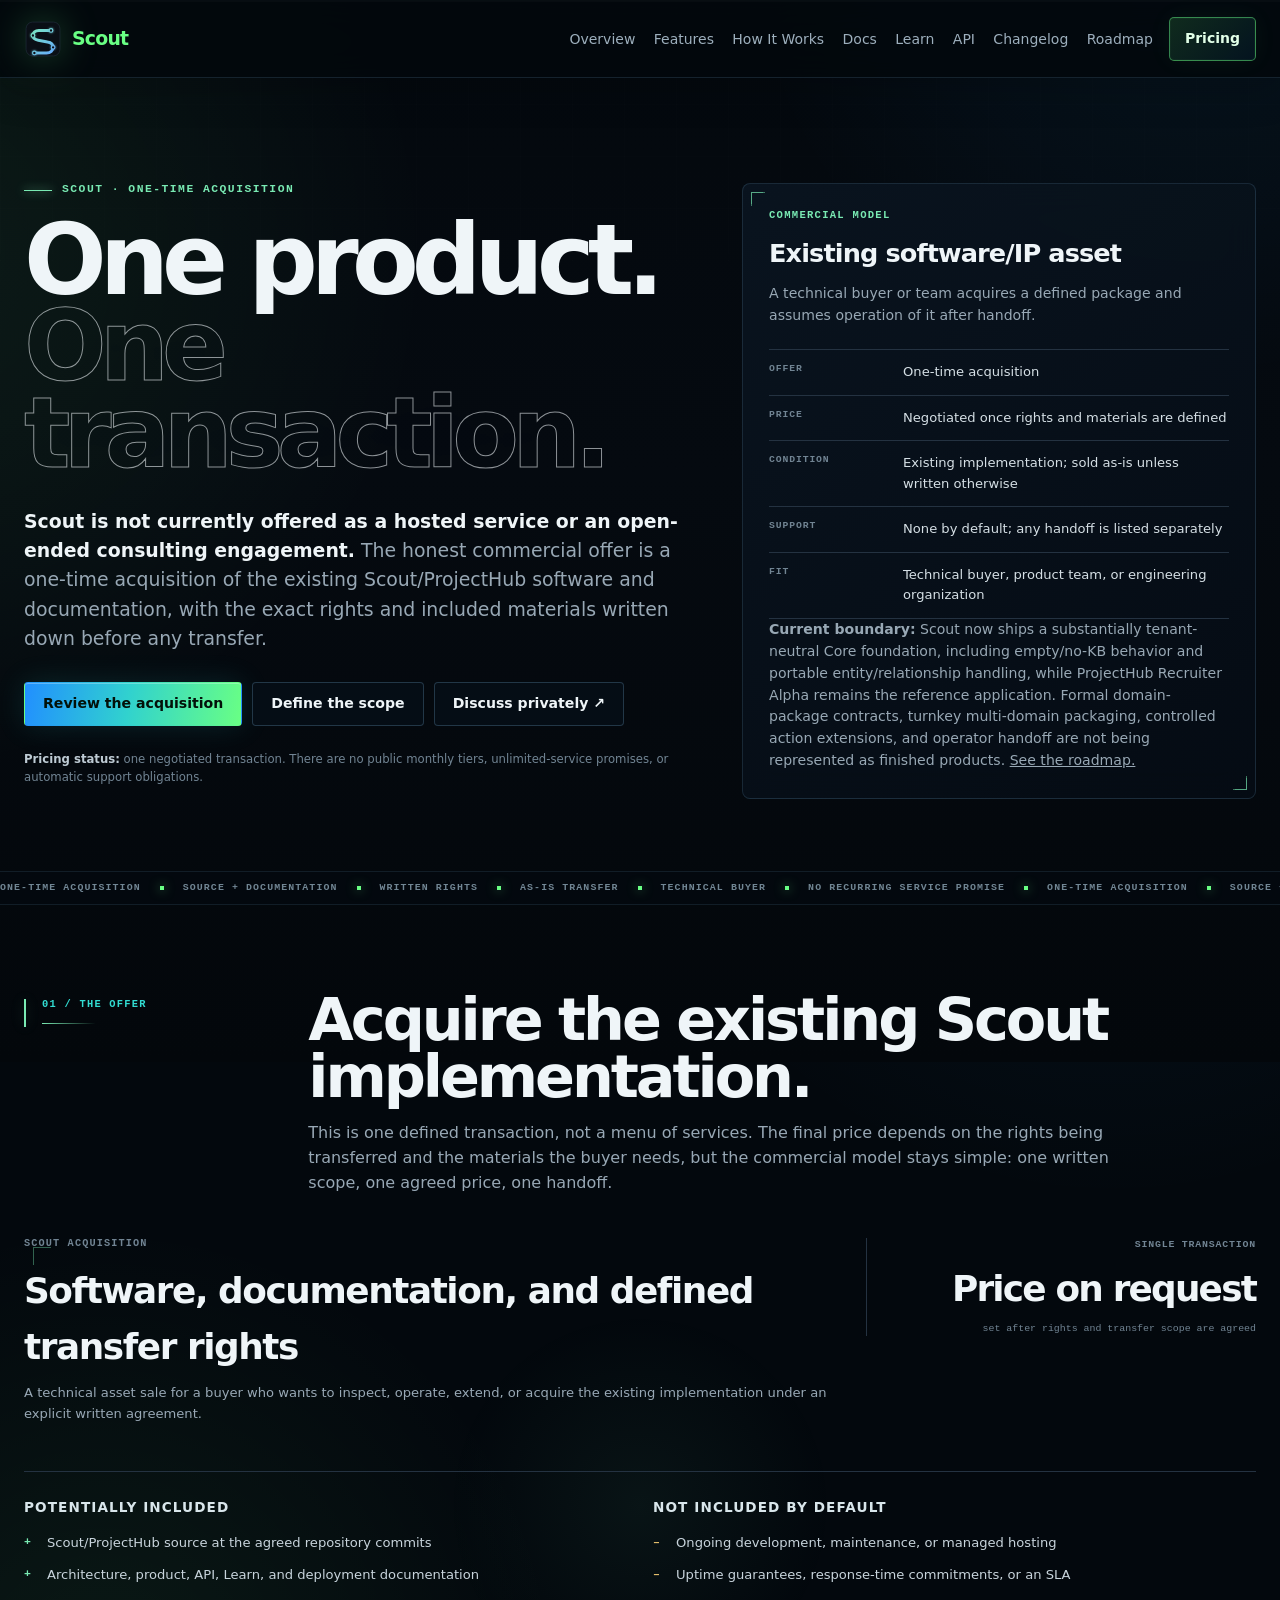
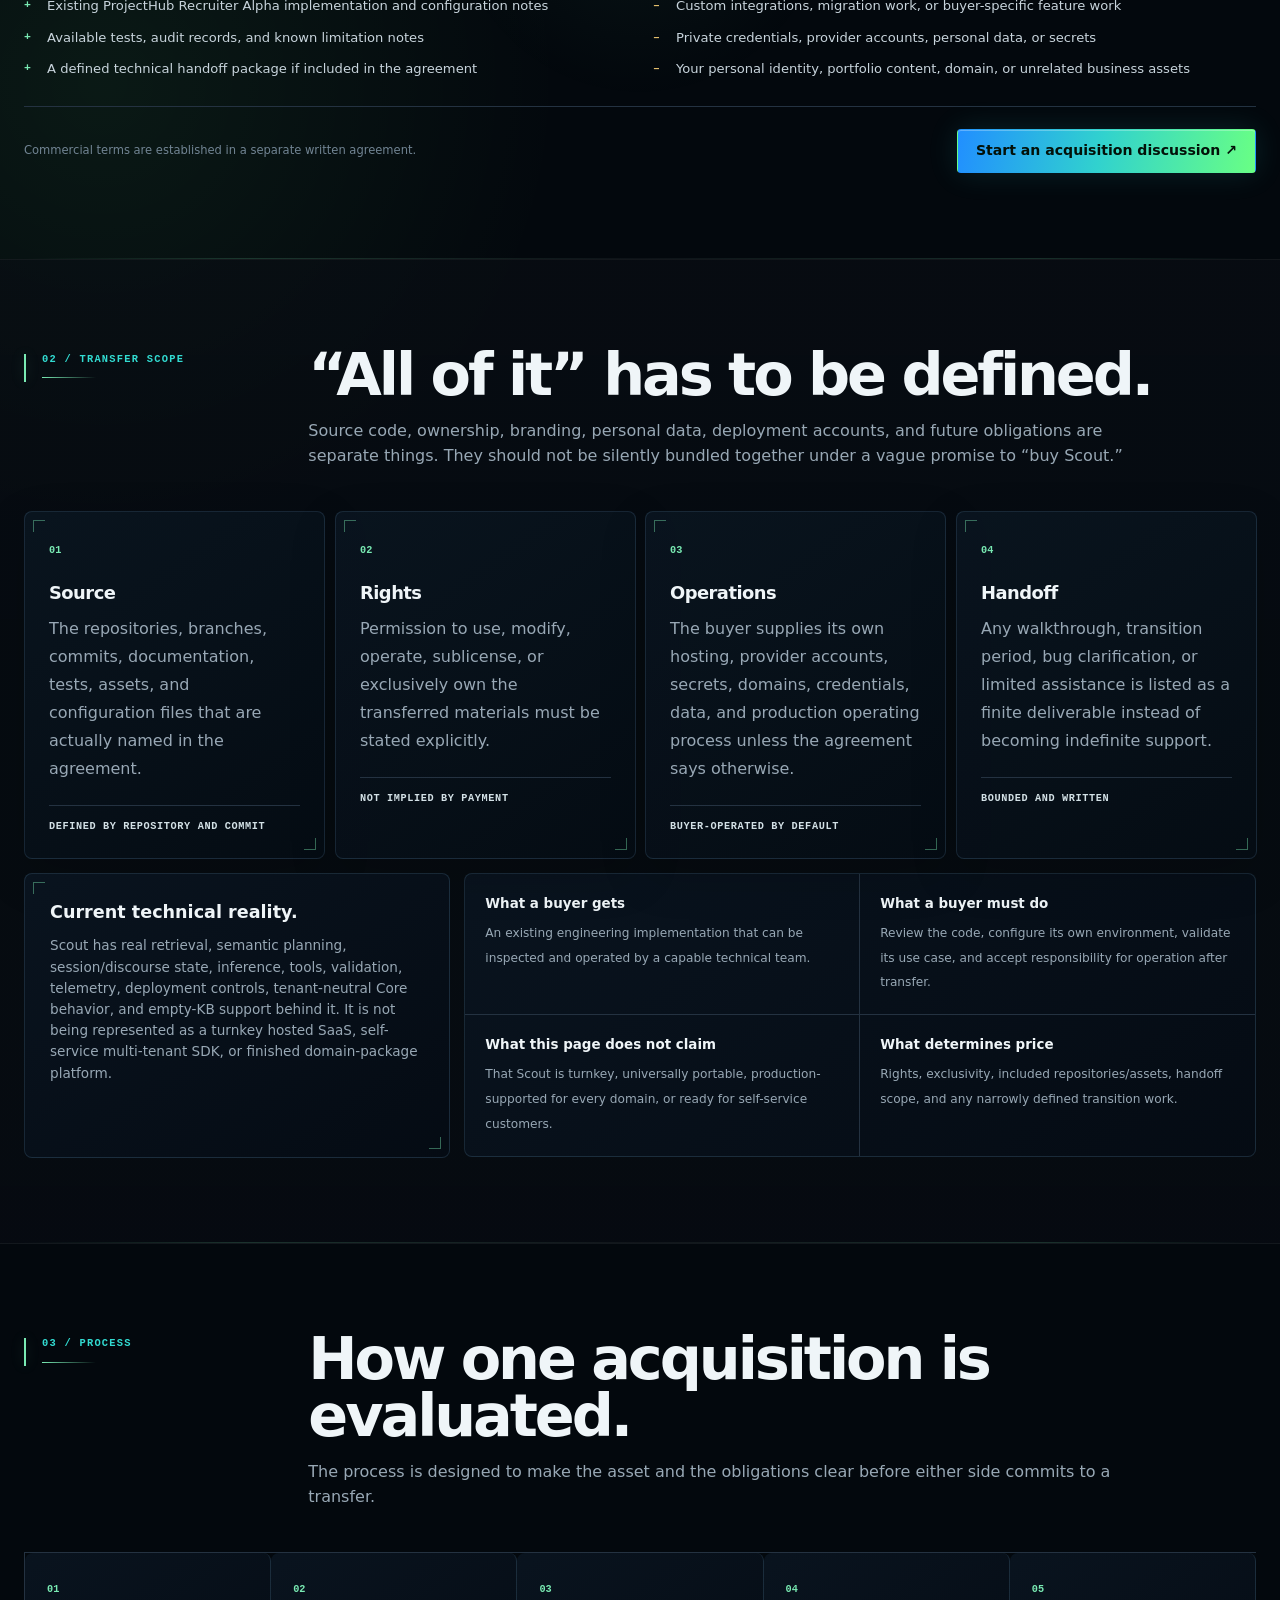
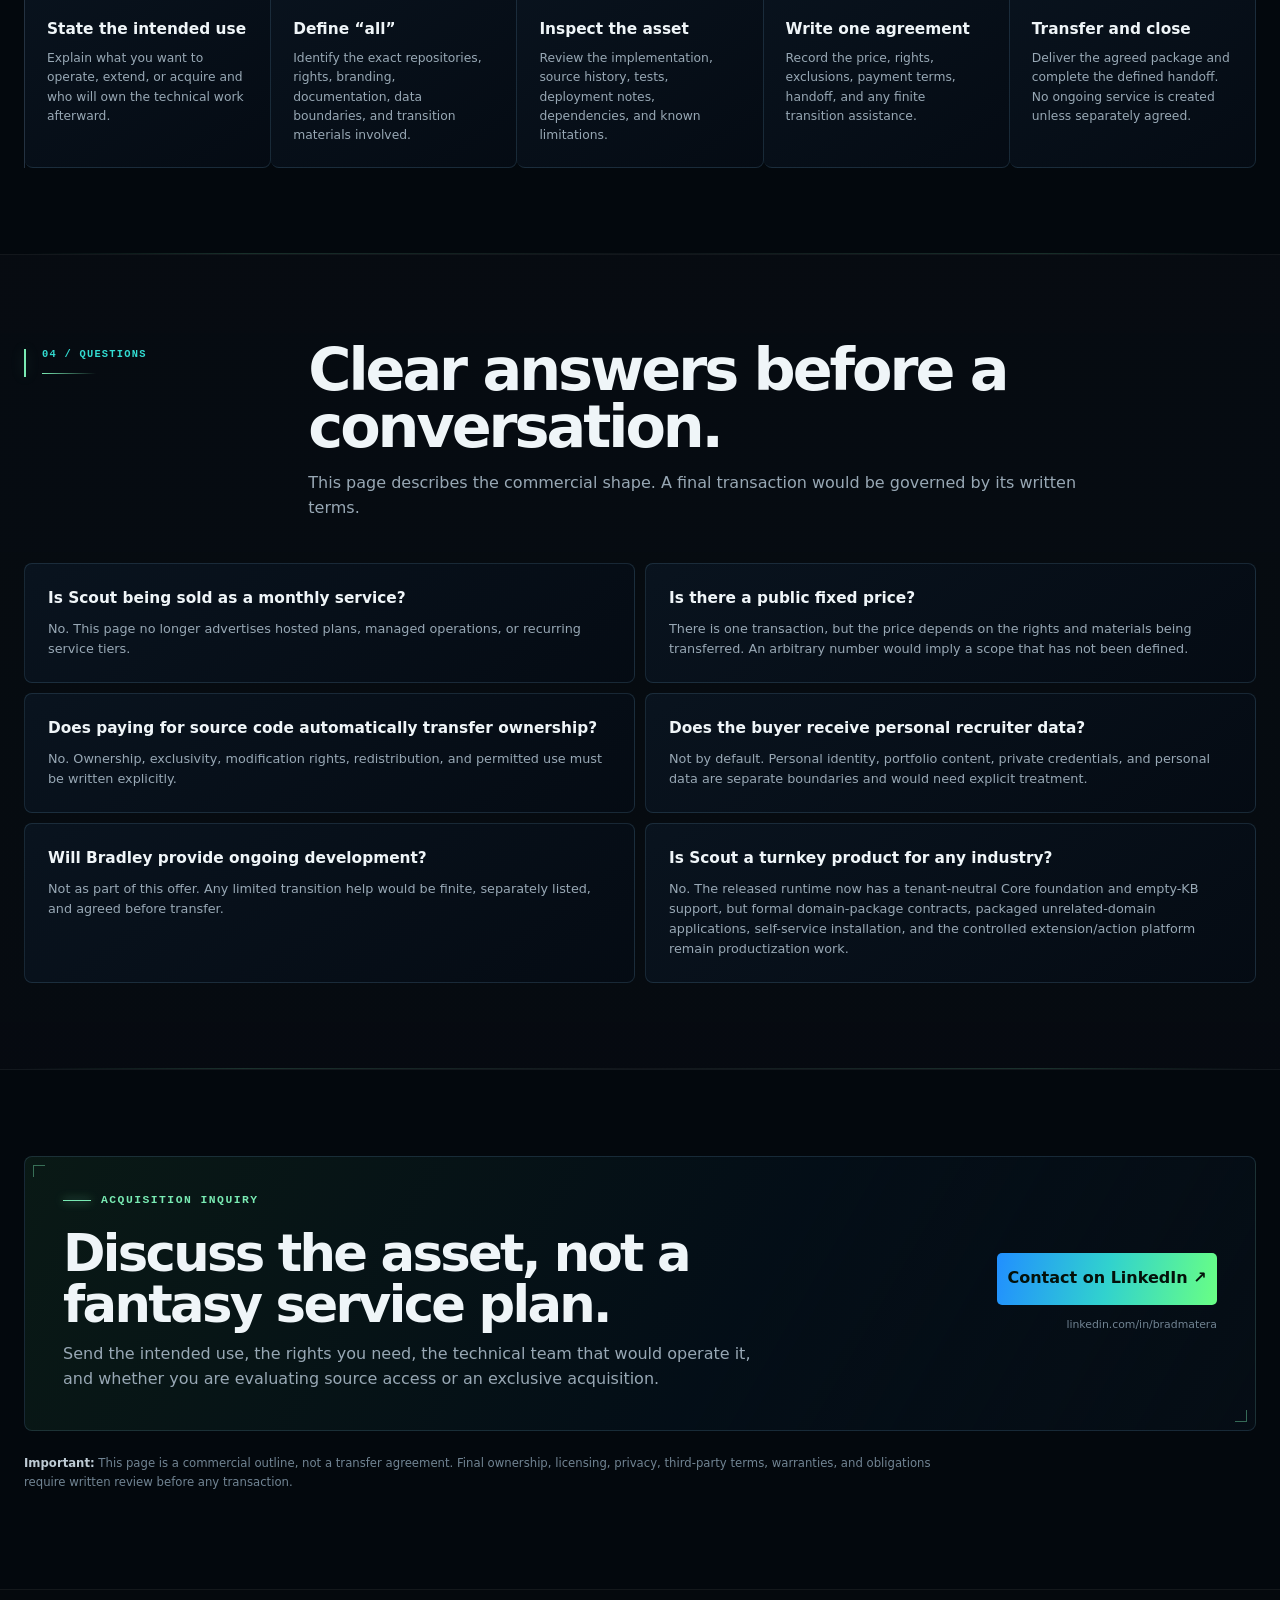
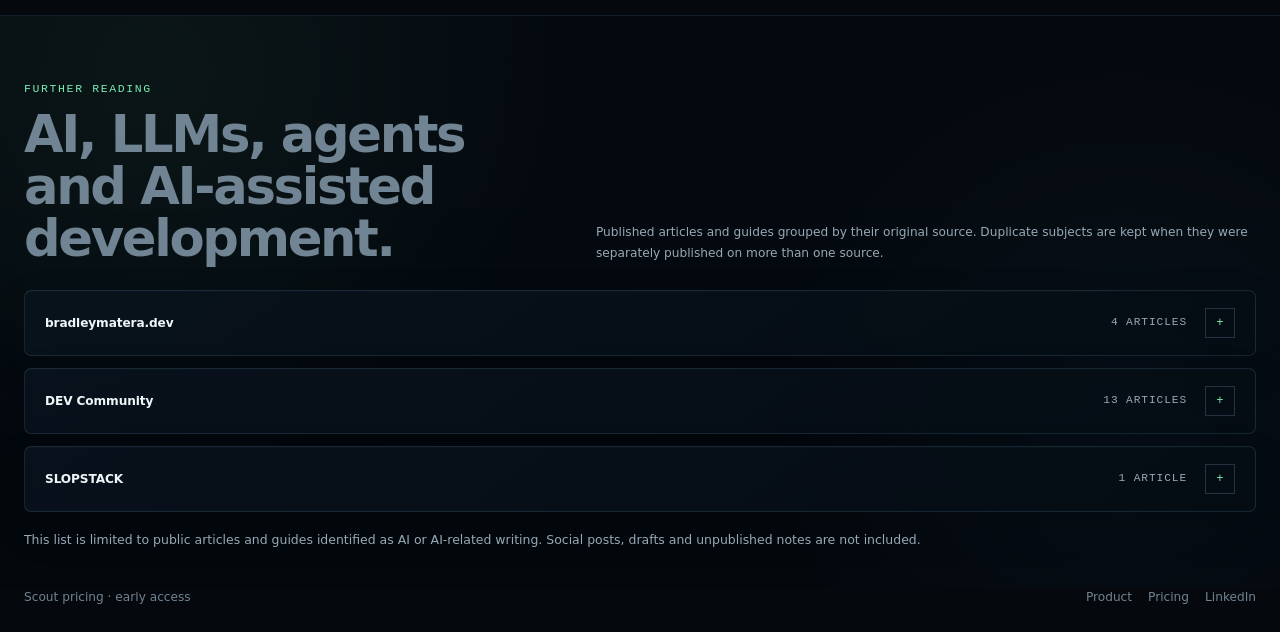
<file: pricing.html>
<!DOCTYPE html>
<html lang="en">
<head>
  <meta charset="UTF-8">
  <meta name="viewport" content="width=device-width, initial-scale=1.0">
  <meta name="theme-color" content="#070a0f">
  <meta name="color-scheme" content="dark">
  <meta name="description" content="Scout one-time software and intellectual-property acquisition: existing implementation, documentation, and defined transfer rights.">
  <meta property="og:title" content="Scout Acquisition — Software and IP Transfer">
  <meta property="og:description" content="One-time acquisition of the existing Scout implementation with rights and transfer scope defined in writing.">
  <meta property="og:type" content="website">
  <meta property="og:url" content="https://bradleymatera.github.io/Scout-product-page/pricing.html">
  <meta property="og:image" content="https://bradleymatera.github.io/Scout-product-page/assets/scout-og.svg">
  <meta name="twitter:card" content="summary_large_image">
  <meta name="twitter:title" content="Scout Acquisition">
  <meta name="twitter:description" content="One-time acquisition of the existing Scout implementation and defined transfer rights.">
  <link rel="canonical" href="https://bradleymatera.github.io/Scout-product-page/pricing.html">
  <link rel="icon" href="./assets/scout-mark.svg" type="image/svg+xml">
  <link rel="manifest" href="./site.webmanifest">
  <link rel="stylesheet" href="./styles.css">
  <link rel="stylesheet" href="./enhancements.css">
  <link rel="stylesheet" href="./pricing.css">
  <title>Scout Acquisition — Software and IP Transfer</title>
<link href="./further-reading.css" rel="stylesheet"><link href="./launch.css" rel="stylesheet"></head>
<body data-product-page="pricing" class="pricing-page"><a class="skip-link" href="#main-content">Skip to content</a>
  <canvas id="ambient-three" aria-hidden="true"></canvas>
  <div class="page-grid" aria-hidden="true"></div>
  <div class="scan-line" aria-hidden="true"></div>
  <div class="scroll-progress" aria-hidden="true"><span></span></div>

  <header class="site-header">
    <div class="shell nav-shell"><a aria-label="Scout overview" href="./index.html#overview" class="brand"><img src="./assets/scout-mark.svg" alt="" width="38" height="38"><span>Scout</span></a><nav aria-label="Scout product navigation" class="nav-links"><a data-nav-key="overview" href="./index.html#overview">Overview</a><a data-nav-key="features" href="./index.html#features">Features</a><a data-nav-key="how-it-works" href="./index.html#how-it-works">How It Works</a><a data-nav-key="docs" href="./docs.html">Docs</a><a data-nav-key="learn" href="./learn.html">Learn</a><a data-nav-key="api" href="./api.html">API</a><a data-nav-key="changelog" href="./changelog.html">Changelog</a><a data-nav-key="roadmap" href="./index.html#roadmap">Roadmap</a></nav><a aria-current="page" data-nav-key="pricing" href="./pricing.html" class="nav-source nav-pricing">Pricing</a></div>
  </header>

  <main id="main-content">
    <section class="pricing-hero">
      <div class="shell pricing-hero-grid">
        <div class="reveal visible">
          <div class="eyebrow">Scout · one-time acquisition</div>
          <h1>One product.<br><span>One transaction.</span></h1>
          <p class="pricing-lede"><strong>Scout is not currently offered as a hosted service or an open-ended consulting engagement.</strong> The honest commercial offer is a one-time acquisition of the existing Scout/ProjectHub software and documentation, with the exact rights and included materials written down before any transfer.</p>
          <div class="hero-actions">
            <a class="button primary" href="#acquisition">Review the acquisition</a>
            <a class="button" href="#scope">Define the scope</a>
            <a class="button" href="https://www.linkedin.com/in/bradmatera" target="_blank" rel="noopener">Discuss privately ↗</a>
          </div>
          <p class="pricing-disclaimer"><strong>Pricing status:</strong> one negotiated transaction. There are no public monthly tiers, unlimited-service promises, or automatic support obligations.</p>
        </div>

        <aside class="pricing-status fx-card reveal visible" data-tilt="4" aria-label="Scout acquisition status">
          <div class="status-kicker">Commercial model</div>
          <h2>Existing software/IP asset</h2>
          <p>A technical buyer or team acquires a defined package and assumes operation of it after handoff.</p>
          <dl>
            <div><dt>Offer</dt><dd>One-time acquisition</dd></div>
            <div><dt>Price</dt><dd>Negotiated once rights and materials are defined</dd></div>
            <div><dt>Condition</dt><dd>Existing implementation; sold as-is unless written otherwise</dd></div>
            <div><dt>Support</dt><dd>None by default; any handoff is listed separately</dd></div>
            <div><dt>Fit</dt><dd>Technical buyer, product team, or engineering organization</dd></div>
          </dl>
          <p><strong>Current boundary:</strong> Scout now ships a substantially tenant-neutral Core foundation, including empty/no-KB behavior and portable entity/relationship handling, while ProjectHub Recruiter Alpha remains the reference application. Formal domain-package contracts, turnkey multi-domain packaging, controlled action extensions, and operator handoff are not being represented as finished products. <a href="./index.html#roadmap">See the roadmap.</a></p>
        </aside>
      </div>
    </section>

    <section class="ticker-band" aria-hidden="true">
      <div class="ticker-track">
        <span>ONE-TIME ACQUISITION</span><i></i><span>SOURCE + DOCUMENTATION</span><i></i><span>WRITTEN RIGHTS</span><i></i><span>AS-IS TRANSFER</span><i></i><span>TECHNICAL BUYER</span><i></i><span>NO RECURRING SERVICE PROMISE</span><i></i>
        <span>ONE-TIME ACQUISITION</span><i></i><span>SOURCE + DOCUMENTATION</span><i></i><span>WRITTEN RIGHTS</span><i></i><span>AS-IS TRANSFER</span><i></i><span>TECHNICAL BUYER</span><i></i><span>NO RECURRING SERVICE PROMISE</span><i></i>
      </div>
    </section>

    <section class="pricing-section" id="acquisition">
      <div class="shell">
        <header class="pricing-head reveal visible">
          <div class="section-index">01 / The offer</div>
          <div>
            <h2>Acquire the existing Scout implementation.</h2>
            <p>This is one defined transaction, not a menu of services. The final price depends on the rights being transferred and the materials the buyer needs, but the commercial model stays simple: one written scope, one agreed price, one handoff.</p>
          </div>
        </header>

        <article class="acquisition-card fx-card reveal visible">
          <div class="acquisition-top">
            <div>
              <div class="plan-code">Scout acquisition</div>
              <h3>Software, documentation, and defined transfer rights</h3>
              <p class="plan-sub">A technical asset sale for a buyer who wants to inspect, operate, extend, or acquire the existing implementation under an explicit written agreement.</p>
            </div>
            <div class="acquisition-price"><span>single transaction</span><strong>Price on request</strong><small>set after rights and transfer scope are agreed</small></div>
          </div>
          <div class="acquisition-columns">
            <div>
              <h4>Potentially included</h4>
              <ul class="scope-list">
                <li>Scout/ProjectHub source at the agreed repository commits</li>
                <li>Architecture, product, API, Learn, and deployment documentation</li>
                <li>Existing ProjectHub Recruiter Alpha implementation and configuration notes</li>
                <li>Available tests, audit records, and known limitation notes</li>
                <li>A defined technical handoff package if included in the agreement</li>
              </ul>
            </div>
            <div>
              <h4>Not included by default</h4>
              <ul class="scope-list muted-list">
                <li>Ongoing development, maintenance, or managed hosting</li>
                <li>Uptime guarantees, response-time commitments, or an SLA</li>
                <li>Custom integrations, migration work, or buyer-specific feature work</li>
                <li>Private credentials, provider accounts, personal data, or secrets</li>
                <li>Your personal identity, portfolio content, domain, or unrelated business assets</li>
              </ul>
            </div>
          </div>
          <div class="acquisition-foot"><span>Commercial terms are established in a separate written agreement.</span><a class="button primary" href="https://www.linkedin.com/in/bradmatera" target="_blank" rel="noopener">Start an acquisition discussion ↗</a></div>
        </article>
      </div>
    </section>

    <section class="pricing-section alt" id="scope">
      <div class="shell">
        <header class="pricing-head reveal visible">
          <div class="section-index">02 / Transfer scope</div>
          <div>
            <h2>“All of it” has to be defined.</h2>
            <p>Source code, ownership, branding, personal data, deployment accounts, and future obligations are separate things. They should not be silently bundled together under a vague promise to “buy Scout.”</p>
          </div>
        </header>

        <div class="scope-grid reveal visible">
          <article class="scope-card fx-card"><span class="scope-index">01</span><h3>Source</h3><p>The repositories, branches, commits, documentation, tests, assets, and configuration files that are actually named in the agreement.</p><strong>Defined by repository and commit</strong></article>
          <article class="scope-card fx-card"><span class="scope-index">02</span><h3>Rights</h3><p>Permission to use, modify, operate, sublicense, or exclusively own the transferred materials must be stated explicitly.</p><strong>Not implied by payment</strong></article>
          <article class="scope-card fx-card"><span class="scope-index">03</span><h3>Operations</h3><p>The buyer supplies its own hosting, provider accounts, secrets, domains, credentials, data, and production operating process unless the agreement says otherwise.</p><strong>Buyer-operated by default</strong></article>
          <article class="scope-card fx-card"><span class="scope-index">04</span><h3>Handoff</h3><p>Any walkthrough, transition period, bug clarification, or limited assistance is listed as a finite deliverable instead of becoming indefinite support.</p><strong>Bounded and written</strong></article>
        </div>

        <div class="pricing-rule reveal visible">
          <article class="rule-card fx-card">
            <h3>Current technical reality.</h3>
            <p>Scout has real retrieval, semantic planning, session/discourse state, inference, tools, validation, telemetry, deployment controls, tenant-neutral Core behavior, and empty-KB support behind it. It is not being represented as a turnkey hosted SaaS, self-service multi-tenant SDK, or finished domain-package platform.</p>
          </article>
          <div class="rule-list">
            <div><strong>What a buyer gets</strong><span>An existing engineering implementation that can be inspected and operated by a capable technical team.</span></div>
            <div><strong>What a buyer must do</strong><span>Review the code, configure its own environment, validate its use case, and accept responsibility for operation after transfer.</span></div>
            <div><strong>What this page does not claim</strong><span>That Scout is turnkey, universally portable, production-supported for every domain, or ready for self-service customers.</span></div>
            <div><strong>What determines price</strong><span>Rights, exclusivity, included repositories/assets, handoff scope, and any narrowly defined transition work.</span></div>
          </div>
        </div>
      </div>
    </section>

    <section class="pricing-section" id="process">
      <div class="shell">
        <header class="pricing-head reveal visible">
          <div class="section-index">03 / Process</div>
          <div><h2>How one acquisition is evaluated.</h2><p>The process is designed to make the asset and the obligations clear before either side commits to a transfer.</p></div>
        </header>
        <div class="process-grid reveal visible">
          <article class="process-step"><span>01</span><h3>State the intended use</h3><p>Explain what you want to operate, extend, or acquire and who will own the technical work afterward.</p></article>
          <article class="process-step"><span>02</span><h3>Define “all”</h3><p>Identify the exact repositories, rights, branding, documentation, data boundaries, and transition materials involved.</p></article>
          <article class="process-step"><span>03</span><h3>Inspect the asset</h3><p>Review the implementation, source history, tests, deployment notes, dependencies, and known limitations.</p></article>
          <article class="process-step"><span>04</span><h3>Write one agreement</h3><p>Record the price, rights, exclusions, payment terms, handoff, and any finite transition assistance.</p></article>
          <article class="process-step"><span>05</span><h3>Transfer and close</h3><p>Deliver the agreed package and complete the defined handoff. No ongoing service is created unless separately agreed.</p></article>
        </div>
      </div>
    </section>

    <section class="pricing-section alt" id="faq">
      <div class="shell">
        <header class="pricing-head reveal visible">
          <div class="section-index">04 / Questions</div>
          <div><h2>Clear answers before a conversation.</h2><p>This page describes the commercial shape. A final transaction would be governed by its written terms.</p></div>
        </header>
        <div class="faq-grid reveal visible">
          <article class="faq-card"><h3>Is Scout being sold as a monthly service?</h3><p>No. This page no longer advertises hosted plans, managed operations, or recurring service tiers.</p></article>
          <article class="faq-card"><h3>Is there a public fixed price?</h3><p>There is one transaction, but the price depends on the rights and materials being transferred. An arbitrary number would imply a scope that has not been defined.</p></article>
          <article class="faq-card"><h3>Does paying for source code automatically transfer ownership?</h3><p>No. Ownership, exclusivity, modification rights, redistribution, and permitted use must be written explicitly.</p></article>
          <article class="faq-card"><h3>Does the buyer receive personal recruiter data?</h3><p>Not by default. Personal identity, portfolio content, private credentials, and personal data are separate boundaries and would need explicit treatment.</p></article>
          <article class="faq-card"><h3>Will Bradley provide ongoing development?</h3><p>Not as part of this offer. Any limited transition help would be finite, separately listed, and agreed before transfer.</p></article>
          <article class="faq-card"><h3>Is Scout a turnkey product for any industry?</h3><p>No. The released runtime now has a tenant-neutral Core foundation and empty-KB support, but formal domain-package contracts, packaged unrelated-domain applications, self-service installation, and the controlled extension/action platform remain productization work.</p></article>
        </div>
      </div>
    </section>

    <section class="pricing-section">
      <div class="shell">
        <div class="contact-panel fx-card reveal visible" data-tilt="2">
          <div>
            <div class="eyebrow">Acquisition inquiry</div>
            <h2>Discuss the asset, not a fantasy service plan.</h2>
            <p>Send the intended use, the rights you need, the technical team that would operate it, and whether you are evaluating source access or an exclusive acquisition.</p>
          </div>
          <div>
            <div class="contact-action"><a class="linkedin-button" href="https://www.linkedin.com/in/bradmatera" target="_blank" rel="noopener">Contact on LinkedIn ↗</a></div>
            <div class="contact-foot">linkedin.com/in/bradmatera</div>
          </div>
        </div>
        <p class="pricing-disclaimer"><strong>Important:</strong> This page is a commercial outline, not a transfer agreement. Final ownership, licensing, privacy, third-party terms, warranties, and obligations require written review before any transaction.</p>
      </div>
    </section>
  </main>

  <footer><section aria-labelledby="further-reading-title" class="further-reading"><div class="shell"><div class="further-reading-head">
    <div>
      <span class="further-reading-kicker">Further reading</span>
      <h2 id="further-reading-title">AI, LLMs, agents and AI-assisted development.</h2>
    </div>
    <p>Published articles and guides grouped by their original source. Duplicate subjects are kept when they were separately published on more than one source.</p>
  </div><details class="reading-source"><summary>
      <span class="reading-source-name">bradleymatera.dev</span>
      <span class="reading-source-count">4 articles</span>
    </summary><div class="reading-list"><a rel="noopener" target="_blank" href="https://bradleymatera.dev/coding-style-gpt-agent-external-reviewer/" class="reading-link">
        <span>
          <span class="reading-link-title">How We Built This Coding Style With a GPT Agent and an External Reviewer</span>
          <span class="reading-link-meta">bradleymatera.dev</span>
        </span>
        <span class="reading-link-arrow" aria-hidden="true">↗</span>
      </a><a rel="noopener" target="_blank" href="https://bradleymatera.dev/ai-end-to-end-projects/" class="reading-link">
        <span>
          <span class="reading-link-title">End to End Projects With AI: A Strict, Verifiable Workflow</span>
          <span class="reading-link-meta">bradleymatera.dev</span>
        </span>
        <span class="reading-link-arrow" aria-hidden="true">↗</span>
      </a><a rel="noopener" target="_blank" href="https://bradleymatera.dev/my-real-ai-development-setup/" class="reading-link">
        <span>
          <span class="reading-link-title">My Real AI Development Setup: Tools and Checks</span>
          <span class="reading-link-meta">bradleymatera.dev</span>
        </span>
        <span class="reading-link-arrow" aria-hidden="true">↗</span>
      </a><a rel="noopener" target="_blank" href="https://bradleymatera.dev/projecthub-embeddable-ai-recruiter-free-tiers/" class="reading-link">
        <span>
          <span class="reading-link-title">How I Built ProjectHub: An Embeddable AI Recruiter Assistant That Runs on Free Tiers</span>
          <span class="reading-link-meta">bradleymatera.dev</span>
        </span>
        <span class="reading-link-arrow" aria-hidden="true">↗</span>
      </a></div><div class="reading-source-footer"><a rel="noopener" target="_blank" href="https://bradleymatera.dev/blog/">View bradleymatera.dev source ↗</a></div></details><details class="reading-source"><summary>
      <span class="reading-source-name">DEV Community</span>
      <span class="reading-source-count">13 articles</span>
    </summary><div class="reading-list"><a rel="noopener" target="_blank" href="https://dev.to/bradleymatera/switching-llms-mid-task-is-not-as-seamless-as-it-looks-2cm3" class="reading-link">
        <span>
          <span class="reading-link-title">Switching LLMs Mid-Task Is Not as Seamless as It Looks</span>
          <span class="reading-link-meta">DEV Community</span>
        </span>
        <span class="reading-link-arrow" aria-hidden="true">↗</span>
      </a><a rel="noopener" target="_blank" href="https://dev.to/bradleymatera/im-building-free-ai-on-a-vm-that-barely-qualifies-as-a-computer-342" class="reading-link">
        <span>
          <span class="reading-link-title">I’m Building Free AI on a VM That Barely Qualifies as a Computer</span>
          <span class="reading-link-meta">DEV Community</span>
        </span>
        <span class="reading-link-arrow" aria-hidden="true">↗</span>
      </a><a rel="noopener" target="_blank" href="https://dev.to/bradleymatera/how-i-built-projecthub-an-embeddable-ai-recruiter-assistant-that-runs-on-free-tiers-bif" class="reading-link">
        <span>
          <span class="reading-link-title">How I Built ProjectHub: An Embeddable AI Recruiter Assistant That Runs on Free Tiers</span>
          <span class="reading-link-meta">DEV Community</span>
        </span>
        <span class="reading-link-arrow" aria-hidden="true">↗</span>
      </a><a rel="noopener" target="_blank" href="https://dev.to/bradleymatera/how-i-actually-build-full-end-to-end-projects-using-ai-42do" class="reading-link">
        <span>
          <span class="reading-link-title">How I Actually Build Full End To End Projects Using AI</span>
          <span class="reading-link-meta">DEV Community</span>
        </span>
        <span class="reading-link-arrow" aria-hidden="true">↗</span>
      </a><a rel="noopener" target="_blank" href="https://dev.to/bradleymatera/are-ai-models-hardwired-to-fail-2741" class="reading-link">
        <span>
          <span class="reading-link-title">Are AI Models Hardwired to Fail?</span>
          <span class="reading-link-meta">DEV Community</span>
        </span>
        <span class="reading-link-arrow" aria-hidden="true">↗</span>
      </a><a rel="noopener" target="_blank" href="https://dev.to/bradleymatera/ai-didnt-replace-junior-developers-it-replaced-safe-places-to-be-one-d91" class="reading-link">
        <span>
          <span class="reading-link-title">AI Didn’t Replace Junior Developers. It Replaced Safe Places To Be One.</span>
          <span class="reading-link-meta">DEV Community</span>
        </span>
        <span class="reading-link-arrow" aria-hidden="true">↗</span>
      </a><a rel="noopener" target="_blank" href="https://dev.to/bradleymatera/the-ai-review-trap-why-verification-matters-more-than-prompting-3lak" class="reading-link">
        <span>
          <span class="reading-link-title">The AI Review Trap: Why Verification Matters More Than Prompting</span>
          <span class="reading-link-meta">DEV Community</span>
        </span>
        <span class="reading-link-arrow" aria-hidden="true">↗</span>
      </a><a rel="noopener" target="_blank" href="https://dev.to/bradleymatera/the-developer-pay-paradox-are-junior-devs-staff-engineers-and-most-developers-over-or-under-paid-oid" class="reading-link">
        <span>
          <span class="reading-link-title">The Developer Pay Paradox: Are Junior Devs, Staff Engineers and Most Developers Over- or Under-paid?</span>
          <span class="reading-link-meta">DEV Community</span>
        </span>
        <span class="reading-link-arrow" aria-hidden="true">↗</span>
      </a><a rel="noopener" target="_blank" href="https://dev.to/bradleymatera/ai-policy-is-becoming-the-new-entry-level-gatekeeping-1d4o" class="reading-link">
        <span>
          <span class="reading-link-title">AI Policy Is Becoming the New Entry-Level Gatekeeping</span>
          <span class="reading-link-meta">DEV Community</span>
        </span>
        <span class="reading-link-arrow" aria-hidden="true">↗</span>
      </a><a rel="noopener" target="_blank" href="https://dev.to/bradleymatera/senior-engineers-complaining-about-juniors-are-missing-the-point-2ch6" class="reading-link">
        <span>
          <span class="reading-link-title">Senior Engineers Complaining About Juniors Are Missing the Point</span>
          <span class="reading-link-meta">DEV Community</span>
        </span>
        <span class="reading-link-arrow" aria-hidden="true">↗</span>
      </a><a rel="noopener" target="_blank" href="https://dev.to/bradleymatera/entry-level-job-descriptions-are-becoming-broken-product-specs-hgc" class="reading-link">
        <span>
          <span class="reading-link-title">Entry-Level Job Descriptions Are Becoming Broken Product Specs</span>
          <span class="reading-link-meta">DEV Community</span>
        </span>
        <span class="reading-link-arrow" aria-hidden="true">↗</span>
      </a><a rel="noopener" target="_blank" href="https://dev.to/bradleymatera/testing-bifrost-cli-and-code-mode-what-worked-what-broke-and-what-i-verified-7c3" class="reading-link">
        <span>
          <span class="reading-link-title">Testing Bifrost CLI and Code Mode: What Worked, What Broke, and What I Verified</span>
          <span class="reading-link-meta">DEV Community</span>
        </span>
        <span class="reading-link-arrow" aria-hidden="true">↗</span>
      </a><a rel="noopener" target="_blank" href="https://dev.to/bradleymatera/how-i-actually-use-agentic-ai-tools-in-vs-code-webflow-and-aws-2kad" class="reading-link">
        <span>
          <span class="reading-link-title">My Real AI Development Setup</span>
          <span class="reading-link-meta">DEV Community</span>
        </span>
        <span class="reading-link-arrow" aria-hidden="true">↗</span>
      </a></div><div class="reading-source-footer"><a rel="noopener" target="_blank" href="https://dev.to/bradleymatera">View DEV Community source ↗</a></div></details><details class="reading-source"><summary>
      <span class="reading-source-name">SLOPSTACK</span>
      <span class="reading-source-count">1 article</span>
    </summary><div class="reading-list"><a rel="noopener" target="_blank" href="https://www.slopstack.dev/guides/ai-review-trap-verification-over-confidence" class="reading-link">
        <span>
          <span class="reading-link-title">The AI Review Trap: Why Junior Developers Need Verification, Not Confidence</span>
          <span class="reading-link-meta">SLOPSTACK</span>
        </span>
        <span class="reading-link-arrow" aria-hidden="true">↗</span>
      </a></div><div class="reading-source-footer"><a rel="noopener" target="_blank" href="https://www.slopstack.dev/guides">View SLOPSTACK source ↗</a></div></details><p class="further-reading-note">This list is limited to public articles and guides identified as AI or AI-related writing. Social posts, drafts and unpublished notes are not included.</p></div></section>
    <div class="shell footer-row">
      <div>Scout pricing · early access</div>
      <div class="footer-links">
        <a href="./index.html">Product</a>
        <a href="./pricing.html">Pricing</a>
        <a href="https://www.linkedin.com/in/bradmatera" target="_blank" rel="noopener">LinkedIn</a>
      </div>
    </div>
  </footer>

  <script type="module" src="./scene.js"></script>
  <script src="./site.js" defer></script>
</body>
</html>
</file>
<file: styles.css>
@font-face{font-family:ScoutMono;src:local("SFMono-Regular"),local("Menlo"),local("Consolas");font-display:swap}
:root{
  --bg:#070a0f;--bg-2:#0a1017;--bg-3:#0d151e;--panel:rgba(13,20,28,.82);--panel-solid:#0d141c;
  --line:#243241;--line-2:#34485d;--text:#eff5f8;--muted:#98a8b5;--muted-2:#718493;
  --green:#79eab3;--green-2:#43ce8e;--blue:#6da9ff;--amber:#e9c36f;--red:#ff8f94;
  --green-dim:rgba(121,234,179,.10);--blue-dim:rgba(109,169,255,.10);--amber-dim:rgba(233,195,111,.10);
  --max:1240px;--header:72px;--shadow:0 28px 110px rgba(0,0,0,.42)
}
*{box-sizing:border-box}
html{scroll-behavior:smooth;scroll-padding-top:calc(var(--header) + 24px)}
body{margin:0;background:var(--bg);color:var(--text);font-family:Inter,ui-sans-serif,system-ui,-apple-system,BlinkMacSystemFont,"Segoe UI",sans-serif;line-height:1.56;overflow-x:hidden}
a{color:inherit}button,input,textarea{font:inherit}code{font-family:ScoutMono,ui-monospace,SFMono-Regular,Menlo,Monaco,Consolas,monospace}::selection{background:rgba(121,234,179,.24);color:#fff}
.shell{width:min(calc(100% - 42px),var(--max));margin-inline:auto}
#ambient-three{position:fixed;inset:0;width:100%;height:100%;z-index:-5;pointer-events:none;opacity:.95}
.page-grid{position:fixed;inset:0;z-index:-4;pointer-events:none;background-image:linear-gradient(rgba(255,255,255,.015) 1px,transparent 1px),linear-gradient(90deg,rgba(255,255,255,.015) 1px,transparent 1px);background-size:46px 46px;mask-image:linear-gradient(to bottom,rgba(0,0,0,.9),transparent 92%)}
body:before{content:"";position:fixed;inset:-18%;z-index:-6;pointer-events:none;background:radial-gradient(circle at 77% 5%,rgba(80,187,141,.11),transparent 22%),radial-gradient(circle at 12% 28%,rgba(83,132,215,.08),transparent 24%),linear-gradient(#070a0f,#070a0f)}
.scan-line{position:fixed;left:0;right:0;height:1px;top:0;z-index:80;pointer-events:none;background:linear-gradient(90deg,transparent,rgba(121,234,179,.35),transparent);box-shadow:0 0 18px rgba(121,234,179,.15);animation:scan 9s linear infinite;opacity:.45}.scroll-progress{position:fixed;left:0;top:0;right:0;height:2px;z-index:150;background:rgba(255,255,255,.025)}.scroll-progress span{display:block;width:0;height:100%;background:linear-gradient(90deg,var(--green),var(--blue));box-shadow:0 0 12px rgba(121,234,179,.4)}
@keyframes scan{0%{transform:translateY(-4px)}100%{transform:translateY(100vh)}}
.site-header{height:var(--header);position:sticky;top:0;z-index:100;background:rgba(7,10,15,.76);backdrop-filter:blur(20px) saturate(125%);border-bottom:1px solid rgba(255,255,255,.055);transition:transform .24s ease,background .2s,border-color .2s}.site-header.scrolled{background:rgba(7,10,15,.94);border-bottom-color:rgba(121,234,179,.12)}
.nav-shell{height:100%;display:flex;align-items:center;gap:28px}.brand{display:inline-flex;align-items:center;gap:10px;text-decoration:none;font-weight:850;letter-spacing:-.035em;font-size:1.05rem}.brand img{display:block;filter:drop-shadow(0 0 12px rgba(121,234,179,.12))}.nav-links{margin-left:auto;display:flex;gap:26px;align-items:center;color:var(--muted);font-size:.88rem}.nav-links a{text-decoration:none;position:relative}.nav-links a:after{content:"";position:absolute;left:0;right:100%;bottom:-7px;height:1px;background:var(--green);transition:right .18s ease}.nav-links a:hover{color:var(--text)}.nav-links a:hover:after{right:0}.nav-source{display:inline-flex;align-items:center;gap:8px;padding:9px 13px;border:1px solid var(--line-2);text-decoration:none;font-weight:760;font-size:.82rem;background:rgba(255,255,255,.02);transition:background .18s,border-color .18s,transform .18s}.nav-source:hover{background:var(--green-dim);border-color:rgba(121,234,179,.44);transform:translateY(-1px)}
.section-pad{padding:98px 0}.section-dark{position:relative;background:linear-gradient(180deg,rgba(9,14,20,.66),rgba(8,12,18,.76));border-block:1px solid rgba(255,255,255,.05)}.section-dark:before{content:"";position:absolute;inset:0;pointer-events:none;background:linear-gradient(90deg,transparent,rgba(121,234,179,.018),transparent)}
.hero{min-height:calc(100svh - var(--header));display:flex;flex-direction:column;justify-content:center;padding-top:72px;padding-bottom:44px}.hero-grid{display:grid;grid-template-columns:minmax(0,1.04fr) minmax(430px,.96fr);gap:60px;align-items:center}.eyebrow{display:flex;align-items:center;gap:10px;color:var(--green);font:800 .71rem/1 ScoutMono,ui-monospace,monospace;letter-spacing:.13em;text-transform:uppercase;margin-bottom:22px}.eyebrow:before{content:"";width:28px;height:1px;background:currentColor;box-shadow:0 0 10px currentColor}
h1,h2,h3,p{margin-top:0}h1{font-size:clamp(3.35rem,7.6vw,7.1rem);line-height:.89;letter-spacing:-.071em;margin-bottom:29px;max-width:900px;text-wrap:balance}h1 span{color:transparent;-webkit-text-stroke:1px rgba(239,245,248,.58);filter:drop-shadow(0 0 22px rgba(109,169,255,.05))}.hero-copy{font-size:clamp(1.03rem,1.8vw,1.2rem);max-width:760px;color:var(--muted);margin-bottom:0}.hero-copy strong{color:var(--text);font-weight:720}.hero-actions{display:flex;flex-wrap:wrap;gap:10px;margin-top:32px}.button{display:inline-flex;align-items:center;justify-content:center;gap:8px;min-height:48px;padding:0 18px;border:1px solid var(--line-2);background:rgba(255,255,255,.014);text-decoration:none;font-weight:800;font-size:.88rem;transition:transform .18s,border-color .18s,background .18s,box-shadow .18s}.button:hover{transform:translateY(-2px);border-color:#526b81;background:rgba(255,255,255,.035);box-shadow:0 10px 28px rgba(0,0,0,.22)}.button.primary{background:var(--green);border-color:var(--green);color:#04110a;box-shadow:0 0 28px rgba(121,234,179,.12)}.button.primary:hover{background:#91f0c1;box-shadow:0 0 34px rgba(121,234,179,.22)}
.fact-rail{display:grid;grid-template-columns:repeat(4,1fr);margin-top:36px;border-top:1px solid var(--line);border-left:1px solid var(--line);perspective:900px}.fact-rail>div{padding:15px 14px;border-right:1px solid var(--line);border-bottom:1px solid var(--line);background:rgba(8,13,19,.58);backdrop-filter:blur(10px)}.fact-rail span{display:block;color:var(--muted-2);font:700 .62rem/1 ScoutMono,monospace;text-transform:uppercase;letter-spacing:.11em;margin-bottom:7px}.fact-rail strong{font-size:.82rem;font-weight:760}.hero-note{margin-top:30px;color:var(--muted-2);font-size:.79rem;max-width:920px}
.runtime-card{position:relative;border:1px solid var(--line-2);background:linear-gradient(180deg,rgba(255,255,255,.026),transparent 22%),rgba(8,13,19,.82);box-shadow:var(--shadow);backdrop-filter:blur(16px);overflow:hidden;transform-style:preserve-3d}.runtime-card:before{content:"";position:absolute;inset:-1px;pointer-events:none;background:radial-gradient(480px circle at var(--mx,50%) var(--my,35%),rgba(121,234,179,.11),transparent 42%)}.runtime-card:after{content:"";position:absolute;left:-35%;right:-35%;top:42%;height:1px;background:linear-gradient(90deg,transparent,rgba(121,234,179,.34),transparent);animation:runtimeSweep 5.5s ease-in-out infinite}.runtime-header{min-height:47px;padding:0 15px;display:grid;grid-template-columns:auto 1fr auto;align-items:center;gap:14px;border-bottom:1px solid var(--line);color:var(--muted-2);font:700 .62rem/1 ScoutMono,monospace;text-transform:uppercase;letter-spacing:.08em}.runtime-header>div{display:flex;gap:5px}.terminal-dot{width:7px;height:7px;border-radius:50%;background:#526272;display:block}.terminal-dot:first-child{background:#f27b7f}.terminal-dot:nth-child(2){background:#dfbd67}.terminal-dot:nth-child(3){background:#67d99d}.runtime-live{display:flex;align-items:center;gap:7px;color:var(--green)}.runtime-live i{width:6px;height:6px;border-radius:50%;background:currentColor;box-shadow:0 0 12px currentColor;animation:pulseDot 1.8s ease-in-out infinite}.runtime-body{padding:22px}.runtime-title-row{display:flex;align-items:flex-end;justify-content:space-between;gap:22px;padding-bottom:18px;border-bottom:1px solid var(--line)}.micro-label{color:var(--muted-2);font:800 .62rem/1 ScoutMono,monospace;text-transform:uppercase;letter-spacing:.1em}.runtime-title-row h2{font-size:1.45rem;letter-spacing:-.03em;margin:8px 0 0}.runtime-pulse{display:flex;align-items:end;gap:4px;height:34px}.runtime-pulse span{width:3px;background:linear-gradient(var(--green),rgba(121,234,179,.18));animation:bars 1.5s ease-in-out infinite;transform-origin:bottom}.runtime-pulse span:nth-child(2){animation-delay:.15s}.runtime-pulse span:nth-child(3){animation-delay:.3s}.runtime-pulse span:nth-child(4){animation-delay:.45s}.runtime-pulse span:nth-child(5){animation-delay:.6s}.runtime-lines{display:grid}.runtime-line{display:grid;grid-template-columns:112px 1fr;column-gap:15px;row-gap:2px;padding:13px 0;border-bottom:1px solid var(--line)}.runtime-line>span{grid-row:1/3;color:var(--muted-2);font:700 .61rem/1.5 ScoutMono,monospace;text-transform:uppercase;letter-spacing:.09em}.runtime-line strong{font-size:.85rem}.runtime-line small{color:var(--muted);font-size:.73rem}.runtime-footer{display:flex;justify-content:space-between;gap:18px;padding-top:14px;color:var(--muted-2);font:700 .62rem/1.45 ScoutMono,monospace}.runtime-footer a{color:#bdd0df}.runtime-footer a:hover{color:var(--text)}
@keyframes runtimeSweep{0%,100%{transform:translateY(-120px);opacity:0}40%,60%{opacity:.55}50%{transform:translateY(130px)}}@keyframes pulseDot{50%{opacity:.35;transform:scale(.75)}}@keyframes bars{0%,100%{height:8px;opacity:.35}50%{height:30px;opacity:1}}
.ticker-band{overflow:hidden;border-block:1px solid rgba(255,255,255,.05);background:rgba(8,12,18,.62);backdrop-filter:blur(8px)}.ticker-track{width:max-content;display:flex;align-items:center;gap:19px;padding:11px 0;color:var(--muted-2);font:800 .62rem/1 ScoutMono,monospace;letter-spacing:.11em;animation:ticker 32s linear infinite}.ticker-track i{width:4px;height:4px;background:var(--green);box-shadow:0 0 8px var(--green)}@keyframes ticker{to{transform:translateX(-50%)}}
.source-band{border-bottom:1px solid rgba(255,255,255,.05);background:rgba(255,255,255,.008)}.source-grid{display:grid;grid-template-columns:repeat(3,1fr)}.source-grid article{padding:24px 24px 26px;border-right:1px solid var(--line);background:rgba(8,13,19,.35)}.source-grid article:last-child{border-right:0}.source-grid strong{display:block;margin:12px 0 6px;font-size:1.02rem}.source-grid p{color:var(--muted);font-size:.84rem;margin:0}.state-tag{font:800 .65rem/1 ScoutMono,monospace;text-transform:uppercase;letter-spacing:.12em}.state-prod{color:var(--green)}.state-dev{color:var(--blue)}.state-plan{color:var(--amber)}
.section-head{display:grid;grid-template-columns:.42fr 1.58fr;gap:64px;margin-bottom:46px}.section-index{padding-top:9px;color:var(--green);font:800 .69rem/1 ScoutMono,monospace;text-transform:uppercase;letter-spacing:.12em}.section-head h2{font-size:clamp(2.3rem,5vw,4.85rem);line-height:.96;letter-spacing:-.055em;margin-bottom:17px}.section-head p{color:var(--muted);max-width:820px;font-size:1.02rem;margin-bottom:0}
.pipeline-shell{position:relative;border:1px solid var(--line);background:rgba(8,13,19,.64);padding:22px;overflow:hidden;backdrop-filter:blur(12px)}.pipeline-shell:before{content:"";position:absolute;inset:0;pointer-events:none;background:linear-gradient(110deg,transparent 22%,rgba(121,234,179,.028),transparent 58%)}.pipeline-line{position:absolute;left:5%;right:5%;top:50%;height:1px;background:var(--line);overflow:hidden}.pipeline-line span{display:block;width:20%;height:100%;background:linear-gradient(90deg,transparent,var(--green),transparent);animation:pipeRun 4.5s linear infinite;box-shadow:0 0 10px rgba(121,234,179,.35)}@keyframes pipeRun{from{transform:translateX(-120%)}to{transform:translateX(600%)}}
.flow-track{position:relative;z-index:2;display:grid;grid-template-columns:repeat(7,1fr);gap:7px}.flow-node{min-height:166px;padding:14px 12px;display:flex;flex-direction:column;justify-content:center;border:1px solid var(--line);background:rgba(10,16,23,.9);transform-style:preserve-3d}.flow-node.deterministic{border-color:rgba(121,234,179,.24)}.flow-node.model{border-color:rgba(109,169,255,.38);background:linear-gradient(180deg,rgba(109,169,255,.08),rgba(10,16,23,.94))}.flow-node>span{color:var(--muted-2);font:800 .64rem/1 ScoutMono,monospace;margin-bottom:14px}.flow-node strong{font-size:.82rem;line-height:1.25}.flow-node small{color:var(--muted-2);font-size:.68rem;line-height:1.4;margin-top:8px}.architecture-notes{display:grid;grid-template-columns:repeat(3,1fr);gap:10px;margin-top:12px}.architecture-notes article{border:1px solid var(--line);background:rgba(10,16,23,.72);padding:20px}.architecture-notes span{color:var(--muted-2);font:800 .62rem/1 ScoutMono,monospace;text-transform:uppercase;letter-spacing:.1em}.architecture-notes strong{display:block;margin:10px 0 7px;font-size:.95rem}.architecture-notes p{color:var(--muted);font-size:.82rem;margin:0}
.source-links{display:flex;flex-wrap:wrap;gap:8px;margin-top:13px}.source-links a,.component-card a{padding:7px 9px;border:1px solid var(--line);text-decoration:none;color:#bdd0df;background:rgba(255,255,255,.01);font:700 .68rem/1 ScoutMono,monospace;transition:background .16s,border-color .16s,transform .16s}.source-links a:hover,.component-card a:hover{border-color:#4d657b;background:rgba(255,255,255,.035);transform:translateY(-1px)}
.component-grid{display:grid;grid-template-columns:repeat(3,1fr);gap:10px}.component-card{position:relative;min-height:280px;padding:25px;display:flex;flex-direction:column;border:1px solid var(--line);background:rgba(9,15,22,.74);overflow:hidden}.component-card:after,.fx-card:after{content:"";position:absolute;inset:0;pointer-events:none;background:radial-gradient(260px circle at var(--mx,50%) var(--my,50%),rgba(121,234,179,.07),transparent 55%);opacity:0;transition:opacity .18s}.component-card:hover:after,.fx-card:hover:after{opacity:1}.component-code{color:var(--green);font:800 .67rem/1 ScoutMono,monospace}.component-card h3{font-size:1.06rem;margin:18px 0 9px}.component-card p{color:var(--muted);font-size:.87rem;margin-bottom:22px}.component-card a{margin-top:auto;align-self:flex-start;position:relative;z-index:2}
.metric-grid{display:grid;grid-template-columns:repeat(4,1fr);gap:10px;margin-bottom:14px}.metric-card{position:relative;border:1px solid var(--line);background:rgba(9,15,22,.76);padding:23px;overflow:hidden}.metric-card:before{content:"";position:absolute;left:0;right:0;bottom:0;height:2px;background:linear-gradient(90deg,var(--green),transparent);transform:scaleX(0);transform-origin:left;transition:transform .5s ease}.metric-card.visible:before,.metric-card:hover:before{transform:scaleX(1)}.metric-number{display:block;font-size:clamp(2rem,4vw,3.35rem);font-weight:900;letter-spacing:-.055em;color:var(--green);line-height:1;text-shadow:0 0 25px rgba(121,234,179,.08)}.metric-card strong{display:block;font-size:.86rem;margin-top:10px}.metric-card p{color:var(--muted);font-size:.77rem;margin:5px 0 0}
.verification-table-wrap{overflow:auto;border:1px solid var(--line);background:rgba(9,15,22,.78);backdrop-filter:blur(12px)}.verification-table{width:100%;border-collapse:collapse;min-width:920px}.verification-table th,.verification-table td{padding:15px 17px;border-right:1px solid var(--line);border-bottom:1px solid var(--line);text-align:left;vertical-align:top}.verification-table th:last-child,.verification-table td:last-child{border-right:0}.verification-table tr:last-child td{border-bottom:0}.verification-table tbody tr{transition:background .15s}.verification-table tbody tr:hover{background:rgba(121,234,179,.025)}.verification-table th{color:var(--muted-2);font:800 .63rem/1 ScoutMono,monospace;text-transform:uppercase;letter-spacing:.11em;background:#0a1017}.verification-table td{font-size:.81rem;color:#c8d4dd}.verification-table td:first-child{color:var(--text);font-weight:730}.verification-table a{color:#b8d0e3}.verification-table code{font-size:.74rem;color:#bdeed5}
.eval-note{display:grid;grid-template-columns:.62fr 1.38fr;gap:24px;margin-top:14px;border:1px solid var(--line);background:linear-gradient(90deg,rgba(109,169,255,.08),rgba(9,15,22,.76) 48%);padding:24px;overflow:hidden}.eval-note .eval-number{font-size:3.1rem;font-weight:900;letter-spacing:-.05em;color:var(--blue);line-height:1}.eval-note strong{display:block;margin:8px 0}.eval-note p{color:var(--muted);font-size:.84rem;margin-bottom:0}.eval-note .eval-copy{align-self:center}
.scope-grid{display:grid;grid-template-columns:1fr 1fr;gap:14px}.scope-card{position:relative;border:1px solid var(--line);background:rgba(9,15,22,.76);padding:28px;overflow:hidden}.scope-card.current{border-top:2px solid var(--green)}.scope-card.future{border-top:2px solid var(--amber)}.scope-kicker{font:800 .66rem/1 ScoutMono,monospace;text-transform:uppercase;letter-spacing:.11em}.current .scope-kicker{color:var(--green)}.future .scope-kicker{color:var(--amber)}.scope-card h3{font-size:1.55rem;letter-spacing:-.03em;margin:12px 0}.scope-card>p{color:var(--muted);font-size:.91rem}.plain-list{list-style:none;margin:20px 0 0;padding:0;display:grid;gap:10px}.plain-list li{display:grid;grid-template-columns:18px 1fr;gap:9px;color:#ccd6dd;font-size:.85rem}.plain-list li:before{content:"+";color:var(--green);font:900 .8rem/1.6 ScoutMono,monospace}.future .plain-list li:before{content:"→";color:var(--amber)}
.regression-list{display:grid;gap:9px}.regression-row{position:relative;display:grid;grid-template-columns:140px 1fr auto;gap:18px;align-items:center;padding:16px 18px;border:1px solid var(--line);background:rgba(9,15,22,.7);overflow:hidden;transition:border-color .18s,transform .18s}.regression-row:after{content:"";position:absolute;left:0;top:0;bottom:0;width:2px;background:var(--green);transform:scaleY(.2);transition:transform .18s}.regression-row:hover{border-color:#41566a;transform:translateX(4px)}.regression-row:hover:after{transform:scaleY(1)}.reg-state{font:800 .64rem/1 ScoutMono,monospace;text-transform:uppercase;letter-spacing:.1em}.reg-state.integrated{color:var(--green)}.reg-state.active{color:var(--blue)}.reg-state.planned{color:var(--amber)}.regression-row strong{font-size:.9rem}.regression-row p{color:var(--muted);font-size:.8rem;margin:4px 0 0}.reg-meta{color:var(--muted-2);font:700 .65rem/1 ScoutMono,monospace;text-transform:uppercase}
.timeline{position:relative;border-left:1px solid var(--line);margin-left:14px}.timeline:before{content:"";position:absolute;left:-1px;top:0;width:1px;height:var(--timeline-progress,0%);background:linear-gradient(var(--green),var(--blue));box-shadow:0 0 12px rgba(121,234,179,.2)}.timeline-item{position:relative;padding:0 0 34px 34px}.timeline-item:last-child{padding-bottom:0}.timeline-item:before{content:"";position:absolute;left:-5px;top:6px;width:9px;height:9px;background:var(--bg);border:2px solid var(--green);box-shadow:0 0 12px rgba(121,234,179,.18)}.timeline-date{color:var(--muted-2);font:800 .64rem/1 ScoutMono,monospace;text-transform:uppercase;letter-spacing:.1em}.timeline-item h3{font-size:1.02rem;margin:9px 0 7px}.timeline-item p{max-width:880px;color:var(--muted);font-size:.85rem;margin:0}.timeline-item a{color:#bcd1e1}
.repo-grid{display:grid;grid-template-columns:1fr 1fr;gap:14px}.repo-card{position:relative;border:1px solid var(--line);background:rgba(9,15,22,.76);padding:26px;overflow:hidden}.repo-role{color:var(--green);font:800 .65rem/1 ScoutMono,monospace;text-transform:uppercase;letter-spacing:.1em}.repo-card h3{font-size:1.2rem;margin:10px 0}.repo-card>p{color:var(--muted);font-size:.86rem}.branch-list{margin-top:20px;border-top:1px solid var(--line)}.branch-row{display:grid;grid-template-columns:120px 1fr;gap:15px;padding:13px 0;border-bottom:1px solid var(--line);font-size:.79rem}.branch-name{font-family:ScoutMono,monospace;color:#cfe1ec}.branch-desc{color:var(--muted)}
.limit-grid{display:grid;grid-template-columns:repeat(3,1fr);gap:10px}.limit-card{position:relative;border:1px solid var(--line);padding:20px;background:rgba(9,15,22,.72);overflow:hidden}.limit-card strong{font-size:.88rem}.limit-card p{color:var(--muted);font-size:.79rem;margin:7px 0 0}
.final-panel{position:relative;border:1px solid var(--line);background:linear-gradient(120deg,rgba(121,234,179,.06),rgba(109,169,255,.04) 55%,rgba(9,15,22,.76));padding:34px;display:grid;grid-template-columns:1.2fr .8fr;gap:28px;align-items:center;overflow:hidden}.final-panel h2{font-size:clamp(2rem,4vw,3.7rem);letter-spacing:-.05em;line-height:.98;margin-bottom:12px}.final-panel p{color:var(--muted);max-width:680px;margin-bottom:0}.final-links{display:grid;gap:8px}.final-links a{display:flex;justify-content:space-between;align-items:center;padding:13px 14px;border:1px solid var(--line-2);text-decoration:none;background:rgba(7,10,15,.52);font-size:.84rem;font-weight:730;transition:transform .16s,border-color .16s,background .16s}.final-links a:hover{border-color:#526d83;transform:translateX(4px);background:rgba(255,255,255,.025)}
footer{border-top:1px solid rgba(255,255,255,.06);padding:25px 0;color:var(--muted-2);font-size:.76rem;background:rgba(7,10,15,.72)}.footer-row{display:flex;justify-content:space-between;gap:24px;align-items:center}.footer-links{display:flex;gap:16px}.footer-links a{text-decoration:none}.footer-links a:hover{color:var(--text)}
.fx-card{transform-style:preserve-3d;will-change:transform;transition:transform .16s ease,border-color .16s ease,box-shadow .16s ease}.fx-card:hover{border-color:#40566b;box-shadow:0 20px 44px rgba(0,0,0,.17)}
.reveal{opacity:0;transform:translateY(20px) scale(.992);transition:opacity .58s ease,transform .58s cubic-bezier(.2,.7,.2,1)}.reveal.visible{opacity:1;transform:none}
@media(max-width:1100px){.hero-grid{grid-template-columns:1fr}.runtime-card{max-width:760px}.section-head{grid-template-columns:.35fr 1.65fr}.flow-track{grid-template-columns:repeat(4,1fr)}.pipeline-line{display:none}.component-grid{grid-template-columns:repeat(2,1fr)}.metric-grid{grid-template-columns:repeat(2,1fr)}}
@media(max-width:760px){:root{--header:64px}.shell{width:min(calc(100% - 28px),var(--max))}.nav-shell{gap:14px}.nav-links{display:none}.nav-source{margin-left:auto}.site-header.header-hidden{transform:translateY(-100%)}.section-pad{padding:72px 0}.hero{padding-top:46px;min-height:auto}.hero-grid{gap:32px}.fact-rail{grid-template-columns:repeat(2,1fr)}.runtime-header{grid-template-columns:auto 1fr}.runtime-header>.runtime-live{display:none}.runtime-line{grid-template-columns:95px 1fr}.runtime-footer{flex-direction:column}.source-grid,.scope-grid,.repo-grid,.final-panel{grid-template-columns:1fr}.source-grid article{border-right:0;border-bottom:1px solid var(--line)}.source-grid article:last-child{border-bottom:0}.section-head{grid-template-columns:1fr;gap:15px}.section-head h2{font-size:2.65rem}.pipeline-shell{padding:12px;overflow:auto}.flow-track{grid-template-columns:repeat(7,145px)}.flow-node{min-height:145px}.architecture-notes,.component-grid{grid-template-columns:1fr}.metric-grid{grid-template-columns:1fr 1fr}.eval-note{grid-template-columns:1fr}.regression-row{grid-template-columns:1fr;gap:7px}.reg-meta{margin-top:3px}.limit-grid{grid-template-columns:1fr}.footer-row{align-items:flex-start;flex-direction:column}.footer-links{flex-wrap:wrap}.ticker-track{animation-duration:26s}}
@media(max-width:480px){h1{font-size:3.15rem}.metric-grid{grid-template-columns:1fr}.hero-actions .button{width:100%}.runtime-title-row{align-items:flex-start}.runtime-pulse{display:none}.scan-line{display:none}}
@media(prefers-reduced-motion:reduce){html{scroll-behavior:auto}.scan-line,.ticker-track,.runtime-card:after,.runtime-live i,.runtime-pulse span,.pipeline-line span{animation:none!important}*{transition-duration:.01ms!important}.reveal{opacity:1;transform:none}.fx-card{transform:none!important}}
</file>
<file: enhancements.css>
/* Final visual layer: enhances the existing HTML interface without turning 3D into content. */
:root{
  --scene-accent:var(--green);
  --scene-accent-rgb:121,234,179;
}
html[data-scene-tone="blue"]{--scene-accent:var(--blue);--scene-accent-rgb:109,169,255}
html[data-scene-tone="amber"]{--scene-accent:var(--amber);--scene-accent-rgb:233,195,111}

body{background-color:var(--bg)}
main{isolation:isolate}
section{position:relative}
section[id]::after{
  content:"";position:absolute;left:50%;bottom:0;width:min(calc(100% - 42px),var(--max));height:1px;
  transform:translateX(-50%);pointer-events:none;
  background:linear-gradient(90deg,transparent,rgba(var(--scene-accent-rgb),.18) 18%,rgba(255,255,255,.045) 50%,rgba(var(--scene-accent-rgb),.18) 82%,transparent)
}

/* Clear keyboard affordances. */
a:focus-visible,button:focus-visible{
  outline:2px solid var(--scene-accent);outline-offset:4px
}

/* Active navigation is driven by site.js. */
.nav-links a.active{color:var(--text)}
.nav-links a.active::after{right:0;background:var(--scene-accent);box-shadow:0 0 10px rgba(var(--scene-accent-rgb),.45)}

/* A consistent technical-panel surface across the existing boxes. */
.runtime-card,.pipeline-shell,.component-card,.metric-card,.verification-table-wrap,.scope-card,
.regression-row,.repo-card,.limit-card,.final-panel,.source-grid article,.architecture-notes article{
  box-shadow:inset 0 1px 0 rgba(255,255,255,.025),0 18px 55px rgba(0,0,0,.10)
}

.fx-card,.component-card,.metric-card,.scope-card,.repo-card,.limit-card,.final-panel{
  position:relative
}
.fx-card::before,.component-card::before,.metric-card::after,.scope-card::before,.repo-card::before,.limit-card::before,.final-panel::before{
  content:"";position:absolute;inset:8px;pointer-events:none;opacity:.42;
  background:
    linear-gradient(var(--scene-accent),var(--scene-accent)) left top/12px 1px no-repeat,
    linear-gradient(var(--scene-accent),var(--scene-accent)) left top/1px 12px no-repeat,
    linear-gradient(var(--scene-accent),var(--scene-accent)) right bottom/12px 1px no-repeat,
    linear-gradient(var(--scene-accent),var(--scene-accent)) right bottom/1px 12px no-repeat;
  transition:opacity .18s ease,filter .18s ease
}
.fx-card:hover::before,.component-card:hover::before,.metric-card:hover::after,.scope-card:hover::before,.repo-card:hover::before,.limit-card:hover::before,.final-panel:hover::before{
  opacity:.8;filter:drop-shadow(0 0 5px rgba(var(--scene-accent-rgb),.35))
}

/* Pointer light follows the card position already calculated by site.js. */
.fx-card,.component-card,.scope-card,.repo-card,.limit-card{
  background-image:radial-gradient(420px circle at var(--mx,50%) var(--my,50%),rgba(var(--scene-accent-rgb),.055),transparent 46%)
}

/* Section labels behave like part of the chrome rather than detached captions. */
.section-index{position:relative;padding-left:18px;color:var(--scene-accent);transition:color .25s ease}
.section-index::before{content:"";position:absolute;left:0;top:8px;width:2px;height:28px;background:var(--scene-accent);box-shadow:0 0 14px rgba(var(--scene-accent-rgb),.22)}
.section-index::after{content:"";display:block;width:54px;height:1px;margin-top:13px;background:linear-gradient(90deg,var(--scene-accent),transparent)}

/* The architecture remains normal readable HTML; visual motion only reinforces direction. */
.flow-node{overflow:hidden;transition:border-color .2s ease,background .2s ease,transform .2s ease,box-shadow .2s ease}
.flow-node::after{content:"";position:absolute;left:-120%;bottom:0;width:75%;height:1px;background:linear-gradient(90deg,transparent,var(--scene-accent),transparent);opacity:.65;animation:nodeSignal 6s linear infinite}
.flow-node:nth-child(2)::after{animation-delay:.45s}.flow-node:nth-child(3)::after{animation-delay:.9s}.flow-node:nth-child(4)::after{animation-delay:1.35s}.flow-node:nth-child(5)::after{animation-delay:1.8s}.flow-node:nth-child(6)::after{animation-delay:2.25s}.flow-node:nth-child(7)::after{animation-delay:2.7s}
.flow-node:hover{transform:translateY(-4px);border-color:rgba(var(--scene-accent-rgb),.52);box-shadow:0 14px 30px rgba(0,0,0,.22),inset 0 -1px 0 rgba(var(--scene-accent-rgb),.35)}
@keyframes nodeSignal{0%,58%{transform:translateX(0);opacity:0}62%{opacity:.75}82%{transform:translateX(310%);opacity:.75}86%,100%{transform:translateX(310%);opacity:0}}

/* Verification remains a normal table, but stays usable on long scans. */
.verification-table th{position:sticky;top:0;z-index:2;backdrop-filter:blur(14px)}
.verification-table tbody tr:hover td:first-child{box-shadow:inset 2px 0 0 var(--scene-accent)}
.verification-table a{text-underline-offset:3px;text-decoration-color:rgba(var(--scene-accent-rgb),.35)}
.verification-table a:hover{text-decoration-color:var(--scene-accent);color:var(--text)}

/* Metrics gain depth without becoming dashboard gauges. */
.metric-card{transition:transform .2s ease,border-color .2s ease,background .2s ease}
.metric-card:hover{transform:translateY(-4px);border-color:rgba(var(--scene-accent-rgb),.42);background-color:rgba(10,17,24,.90)}
.metric-number{transition:color .25s ease,text-shadow .25s ease}
html[data-scene-tone="blue"] .metric-number{color:var(--blue)}
html[data-scene-tone="amber"] .metric-number{color:var(--amber)}

/* Lists and timeline keep their information density while feeling connected. */
.regression-row:hover{background:linear-gradient(90deg,rgba(var(--scene-accent-rgb),.045),rgba(9,15,22,.74) 45%)}
.timeline-item::before{transition:border-color .25s ease,box-shadow .25s ease}
.timeline-item:hover::before{border-color:var(--scene-accent);box-shadow:0 0 18px rgba(var(--scene-accent-rgb),.38)}
.timeline-item:hover h3{color:#fff}

/* Runtime panel gets restrained internal depth rather than a separate 3D scene. */
.runtime-body{position:relative;z-index:1}
.runtime-line{transition:background .16s ease,padding-left .16s ease}
.runtime-line:hover{background:linear-gradient(90deg,rgba(var(--scene-accent-rgb),.05),transparent);padding-left:7px}
.runtime-live{color:var(--scene-accent);transition:color .25s ease}

/* Slightly more legible glass when the animated background is visible. */
.section-dark,.ticker-band,.site-header{backdrop-filter:blur(18px) saturate(122%)}
.source-band{backdrop-filter:blur(10px)}

@media(max-width:760px){
  section[id]::after{width:calc(100% - 28px)}
  .section-index{padding-left:14px}
  .section-index::before{height:20px}
  .fx-card::before,.component-card::before,.metric-card::after,.scope-card::before,.repo-card::before,.limit-card::before,.final-panel::before{inset:6px}
}

@media(prefers-reduced-motion:reduce){
  .flow-node::after{display:none}
}
</file>
<file: further-reading.css>
/* Shared article directory used in both Scout footers. */
.further-reading{
  position:relative;
  padding:64px 0 38px;
  border-top:1px solid rgba(255,255,255,.07);
  background:linear-gradient(180deg,rgba(7,10,15,.42),rgba(5,8,12,.88));
  overflow:hidden;
}
.further-reading::before{
  content:"";
  position:absolute;
  inset:0;
  pointer-events:none;
  background:
    radial-gradient(700px circle at 12% 10%,rgba(121,234,179,.055),transparent 58%),
    radial-gradient(620px circle at 88% 70%,rgba(109,169,255,.045),transparent 58%);
}
.further-reading .shell{position:relative;z-index:1}
.further-reading-head{
  display:grid;
  grid-template-columns:minmax(0,.75fr) minmax(0,1.25fr);
  gap:40px;
  align-items:end;
  margin-bottom:26px;
}
.further-reading-kicker{
  display:block;
  margin-bottom:10px;
  color:var(--green);
  font-family:var(--mono);
  font-size:.72rem;
  letter-spacing:.14em;
  text-transform:uppercase;
}
.further-reading h2{
  margin:0;
  max-width:760px;
  font-size:clamp(2rem,4vw,3.35rem);
  line-height:1.02;
  letter-spacing:-.045em;
}
.further-reading-head p{
  margin:0;
  color:var(--muted);
  line-height:1.75;
  max-width:660px;
  justify-self:end;
}
.reading-source{
  border:1px solid var(--line);
  background:rgba(8,14,20,.72);
  box-shadow:inset 0 1px 0 rgba(255,255,255,.02),0 16px 44px rgba(0,0,0,.12);
  margin-top:12px;
}
.reading-source[open]{border-color:rgba(121,234,179,.2)}
.reading-source summary{
  list-style:none;
  display:grid;
  grid-template-columns:minmax(0,1fr) auto auto;
  align-items:center;
  gap:18px;
  min-height:64px;
  padding:0 20px;
  cursor:pointer;
  user-select:none;
}
.reading-source summary::-webkit-details-marker{display:none}
.reading-source summary::after{
  content:"+";
  width:28px;
  height:28px;
  display:grid;
  place-items:center;
  border:1px solid var(--line);
  color:var(--green);
  font-family:var(--mono);
  transition:transform .18s ease,border-color .18s ease;
}
.reading-source[open] summary::after{content:"−";border-color:rgba(121,234,179,.4)}
.reading-source-name{font-weight:700;color:var(--text);letter-spacing:-.01em}
.reading-source-count{
  color:var(--muted);
  font-family:var(--mono);
  font-size:.7rem;
  letter-spacing:.08em;
  text-transform:uppercase;
}
.reading-list{
  display:grid;
  grid-template-columns:repeat(2,minmax(0,1fr));
  border-top:1px solid var(--line);
}
.reading-link{
  position:relative;
  display:grid;
  grid-template-columns:minmax(0,1fr) auto;
  gap:16px;
  align-items:center;
  min-height:76px;
  padding:15px 20px;
  color:var(--text);
  text-decoration:none;
  border-bottom:1px solid var(--line);
  transition:background .16s ease,color .16s ease;
}
.reading-link:nth-child(odd){border-right:1px solid var(--line)}
.reading-link:hover{
  color:#fff;
  background:linear-gradient(90deg,rgba(121,234,179,.055),rgba(109,169,255,.025));
}
.reading-link-title{display:block;line-height:1.35;font-size:.92rem}
.reading-link-meta{
  display:block;
  margin-top:6px;
  color:var(--muted);
  font-family:var(--mono);
  font-size:.64rem;
  letter-spacing:.08em;
  text-transform:uppercase;
}
.reading-link-arrow{color:var(--green);font-family:var(--mono);font-size:.86rem}
.reading-source-footer{
  display:flex;
  justify-content:flex-end;
  padding:13px 20px;
  border-top:0;
}
.reading-source-footer a{
  color:var(--muted);
  font-family:var(--mono);
  font-size:.68rem;
  letter-spacing:.06em;
  text-transform:uppercase;
  text-decoration:none;
}
.reading-source-footer a:hover{color:var(--green)}
.further-reading-note{
  margin:18px 0 0;
  color:var(--muted);
  font-size:.78rem;
  line-height:1.6;
}
@media(max-width:760px){
  .further-reading{padding:52px 0 28px}
  .further-reading-head{grid-template-columns:1fr;gap:14px}
  .further-reading-head p{justify-self:start}
  .reading-source summary{grid-template-columns:minmax(0,1fr) auto;gap:10px;padding:0 14px}
  .reading-source-count{display:none}
  .reading-list{grid-template-columns:1fr}
  .reading-link:nth-child(odd){border-right:0}
  .reading-link{padding:14px;min-height:68px}
}
@media(prefers-reduced-motion:reduce){
  .reading-source summary::after,.reading-link{transition:none}
}
</file>
<file: launch.css>
/* Scout launch visual system
   Presentation-only layer. Existing HTML remains the factual source of page content. */
:root{
  --mono:ScoutMono,ui-monospace,SFMono-Regular,Menlo,Monaco,Consolas,monospace;
  --launch-green:#69ff84;
  --launch-blue:#209eff;
  --launch-cyan:#32dcd2;
  --launch-panel:rgba(6,14,22,.88);
  --launch-panel-2:rgba(9,19,29,.94);
  --launch-line:rgba(111,166,205,.22);
  --launch-line-strong:rgba(111,181,226,.42);
  --max:1460px;
  --header:78px;
}

body{
  background:
    radial-gradient(900px circle at 87% 13%,rgba(32,158,255,.08),transparent 55%),
    radial-gradient(820px circle at 8% 31%,rgba(105,255,132,.07),transparent 56%),
    #03080d;
}
body::before{
  background:
    radial-gradient(circle at 82% 7%,rgba(32,158,255,.08),transparent 25%),
    radial-gradient(circle at 8% 34%,rgba(105,255,132,.075),transparent 29%),
    linear-gradient(#03080d,#050a10 52%,#03070b)
}
#ambient-three{opacity:.74;filter:saturate(1.12)}
.page-grid{background-size:52px 52px;opacity:.72}
.shell{width:min(calc(100% - 48px),var(--max))}

/* Product navigation */
.site-header{
  height:var(--header);
  background:rgba(3,8,13,.82);
  border-bottom:1px solid rgba(111,166,205,.17);
  box-shadow:0 12px 40px rgba(0,0,0,.16);
}
.site-header.scrolled{background:rgba(3,8,13,.96);border-bottom-color:rgba(105,255,132,.14)}
.nav-shell{gap:22px}
.brand{font-size:1.18rem;color:var(--launch-green);letter-spacing:-.04em;flex:0 0 auto}
.brand img{width:38px;height:38px;filter:drop-shadow(0 0 18px rgba(105,255,132,.25))}
.nav-links{margin-left:auto;gap:29px;font-size:.81rem;white-space:nowrap}
.nav-links a{padding:29px 0 27px;color:#9dafbd}
.nav-links a::after{bottom:0;height:2px;background:linear-gradient(90deg,var(--launch-green),var(--launch-cyan));box-shadow:0 0 14px rgba(105,255,132,.45)}
.nav-links a:hover,.nav-links a.active,.nav-links a[aria-current="page"]{color:#f1f8fb}
.nav-source{min-height:40px;border-color:rgba(111,166,205,.26);background:rgba(7,16,25,.82);padding:0 15px;border-radius:5px}
.nav-pricing{
  border-color:rgba(105,255,132,.48)!important;
  color:#e2ffe8!important;
  background:linear-gradient(135deg,rgba(105,255,132,.14),rgba(32,158,255,.075))!important;
  box-shadow:inset 0 0 0 1px rgba(105,255,132,.035),0 0 24px rgba(105,255,132,.055)
}
.nav-pricing:hover{border-color:rgba(105,255,132,.8)!important;background:linear-gradient(135deg,rgba(105,255,132,.2),rgba(32,158,255,.11))!important}

/* Launch hero */
.hero{
  min-height:calc(100svh - var(--header));
  padding:72px 0 55px;
  overflow:hidden;
}
.hero::before{
  content:"";position:absolute;inset:0;pointer-events:none;
  background:
    linear-gradient(90deg,rgba(105,255,132,.018) 1px,transparent 1px),
    linear-gradient(rgba(105,255,132,.018) 1px,transparent 1px);
  background-size:44px 44px;
  mask-image:linear-gradient(90deg,#000 0 42%,transparent 78%)
}
.hero-grid{grid-template-columns:minmax(390px,.78fr) minmax(610px,1.22fr);gap:46px;align-items:center}
.hero-copy-block{position:relative;padding:22px 0 18px}
.hero-copy-block::after{
  content:"";position:absolute;left:0;right:4%;bottom:-4px;height:1px;
  background:linear-gradient(90deg,transparent,var(--launch-green) 26%,rgba(105,255,132,.18) 64%,transparent);
  box-shadow:0 0 18px rgba(105,255,132,.35)
}
.hero-copy-block .eyebrow{
  position:relative;width:max-content;margin:0 0 30px;padding:12px 18px 12px 43px;
  border:1px solid rgba(105,255,132,.48);border-radius:5px;background:rgba(5,19,12,.62);
  box-shadow:inset 0 0 18px rgba(105,255,132,.035),0 0 24px rgba(105,255,132,.06);
  color:var(--launch-green);font-size:0
}
.hero-copy-block .eyebrow::before{width:10px;height:10px;border-radius:50%;position:absolute;left:17px;background:var(--launch-green);box-shadow:0 0 17px rgba(105,255,132,.8)}
.hero-copy-block .eyebrow::after{content:"NOW LIVE";font:850 .76rem/1 var(--mono);letter-spacing:.18em}
.hero-copy-block h1{font-size:0;line-height:1;margin:0 0 27px;letter-spacing:0;max-width:none}
.hero-copy-block h1::before{
  content:"Scout";display:block;
  font:900 clamp(5.6rem,8.8vw,9.9rem)/.83 Inter,ui-sans-serif,system-ui,sans-serif;
  letter-spacing:-.083em;color:#f5fbff;
  text-shadow:0 0 28px rgba(105,255,132,.095),0 15px 50px rgba(0,0,0,.4)
}
.hero-copy-block h1::after{
  content:"Runtime. Architecture. Tests. Limits.";display:block;margin-top:27px;
  color:#c5d0d8;font:500 clamp(1.02rem,1.55vw,1.48rem)/1.3 Inter,ui-sans-serif,system-ui,sans-serif;
  letter-spacing:-.025em;word-spacing:.15em
}
.hero-copy-block h1 span{display:none}
.hero-copy{max-width:620px;font-size:1.03rem;line-height:1.72;color:#b2c0ca}
.hero-copy strong{display:block;color:#eef6fa;font-size:1.07rem;margin-bottom:5px}
.hero-actions{margin-top:28px}
.button{border-radius:5px;min-height:48px;border-color:rgba(111,166,205,.27);background:rgba(7,15,24,.83)}
.button.primary{color:#031109;border-color:transparent;background:linear-gradient(100deg,#218fff 0%,#31d2ce 48%,#69ff84 100%);box-shadow:0 0 30px rgba(49,205,205,.14),inset 0 1px 0 rgba(255,255,255,.28)}
.button.primary:hover{background:linear-gradient(100deg,#43a6ff,#4be1d7,#89ff9c)}
.fact-rail{border:0;gap:8px;margin-top:29px;grid-template-columns:repeat(2,minmax(0,1fr))}
.fact-rail>div{border:1px solid rgba(111,166,205,.18)!important;border-radius:6px;padding:14px 15px;background:linear-gradient(135deg,rgba(11,23,34,.91),rgba(6,14,22,.87));box-shadow:inset 0 1px 0 rgba(255,255,255,.025)}
.fact-rail span{color:#6f8291}.fact-rail strong{font-size:.82rem;color:#e8f1f5}
.hero-note{max-width:1100px;margin-top:22px;color:#687b89;font-size:.72rem}

/* Browser-like current runtime panel */
.runtime-card{
  min-height:620px;border-radius:16px;border:1px solid rgba(111,166,205,.42);
  background:linear-gradient(180deg,rgba(9,19,30,.97),rgba(4,10,17,.97));
  box-shadow:0 34px 110px rgba(0,0,0,.55),0 0 62px rgba(32,158,255,.05),inset 0 1px 0 rgba(255,255,255,.04)
}
.runtime-card::before{inset:0;background:radial-gradient(500px circle at 72% 28%,rgba(32,158,255,.105),transparent 60%),radial-gradient(470px circle at 82% 52%,rgba(105,255,132,.07),transparent 60%)}
.runtime-card::after{display:none}
.runtime-header{height:58px;padding:0 18px;border-bottom-color:rgba(111,166,205,.2);background:rgba(5,11,18,.74)}
.runtime-header::after{content:"bradleymatera.dev/scout/";justify-self:center;color:#708494;font:650 .63rem/1 var(--mono);letter-spacing:.02em;text-transform:none}
.runtime-header>span:nth-of-type(1){display:none}
.runtime-header>span:nth-of-type(2){justify-self:end}
.runtime-body{padding:24px 25px 25px;position:relative}
.runtime-body::before{
  content:"";position:absolute;right:18px;top:26px;width:44%;aspect-ratio:1;pointer-events:none;opacity:.92;
  background:
    linear-gradient(30deg,transparent 48%,rgba(32,158,255,.38) 49% 51%,transparent 52%),
    linear-gradient(150deg,transparent 48%,rgba(105,255,132,.34) 49% 51%,transparent 52%),
    linear-gradient(90deg,transparent 48%,rgba(49,220,210,.24) 49% 51%,transparent 52%);
  border:1px solid rgba(32,158,255,.34);transform:rotate(30deg) skewY(-5deg);
  box-shadow:0 0 50px rgba(32,158,255,.08),inset 0 0 42px rgba(105,255,132,.035)
}
.runtime-body::after{content:"RUNTIME";position:absolute;right:16%;top:11%;z-index:2;padding:6px 9px;border:1px solid rgba(105,255,132,.38);border-radius:4px;background:#06140d;color:var(--launch-green);font:800 .55rem/1 var(--mono);letter-spacing:.08em;box-shadow:0 0 17px rgba(105,255,132,.07)}
.runtime-title-row{align-items:flex-start;padding-bottom:22px;position:relative;z-index:3;min-height:138px;border-bottom-color:rgba(111,166,205,.17)}
.runtime-title-row>div:first-child{max-width:54%}
.runtime-title-row h2{font-size:1.58rem;line-height:1.12;color:#f4f9fb}
.runtime-pulse{position:absolute;right:8px;bottom:16px}
.runtime-lines{grid-template-columns:repeat(2,minmax(0,1fr));gap:9px;padding-top:18px;position:relative;z-index:3}
.runtime-line{display:block;padding:16px;border:1px solid rgba(111,166,205,.17);border-radius:7px;background:linear-gradient(145deg,rgba(12,25,37,.92),rgba(5,13,21,.93));min-height:105px}
.runtime-line:nth-child(1),.runtime-line:nth-child(5){border-color:rgba(105,255,132,.22)}
.runtime-line:nth-child(2),.runtime-line:nth-child(4){border-color:rgba(32,158,255,.23)}
.runtime-line>span{display:block;color:#708494;font:750 .56rem/1 var(--mono);margin-bottom:10px;letter-spacing:.1em}
.runtime-line strong{display:block;font-size:.82rem;line-height:1.28;margin-bottom:6px;color:#eef5f8}
.runtime-line small{display:block;color:#8395a2;font-size:.68rem;line-height:1.45}
.runtime-footer{border-top:1px solid rgba(111,166,205,.16);margin-top:10px;padding-top:15px;position:relative;z-index:3}

/* Feature and system cards */
.ticker-band{background:rgba(4,10,16,.79);border-color:rgba(111,166,205,.13)}
.ticker-track{color:#718694}.ticker-track i{background:var(--launch-green);box-shadow:0 0 11px rgba(105,255,132,.7)}
.source-band{background:linear-gradient(180deg,rgba(5,11,18,.86),rgba(6,13,21,.74));border-bottom-color:rgba(111,166,205,.13)}
.source-grid{gap:10px;padding-block:12px}
.source-grid article{border:1px solid rgba(111,166,205,.16)!important;border-radius:7px;background:linear-gradient(145deg,rgba(10,21,32,.9),rgba(5,12,20,.88));padding:22px}
.section-pad{padding:94px 0}
.section-dark{background:linear-gradient(180deg,rgba(5,11,18,.82),rgba(4,10,16,.89));border-color:rgba(111,166,205,.13)}
.section-head{grid-template-columns:.32fr 1.68fr;gap:52px;margin-bottom:40px}
.section-head h2{font-size:clamp(2.6rem,5vw,4.8rem);color:#f3f8fb}
.section-head p{color:#92a5b3}
.section-index{color:var(--launch-cyan);font-size:.65rem}
.pipeline-shell,.verification-table-wrap{border-radius:9px;border-color:rgba(111,166,205,.19);background:linear-gradient(155deg,rgba(9,19,29,.92),rgba(4,11,18,.9));box-shadow:0 20px 65px rgba(0,0,0,.18)}
.flow-track{gap:9px}.flow-node{border-radius:7px;border-color:rgba(111,166,205,.17);background:linear-gradient(145deg,rgba(11,23,34,.96),rgba(5,13,21,.94));min-height:154px}.flow-node.deterministic{border-color:rgba(105,255,132,.22)}.flow-node.model{border-color:rgba(32,158,255,.34);background:linear-gradient(160deg,rgba(32,158,255,.11),rgba(6,15,24,.94))}
.architecture-notes,.component-grid,.metric-grid,.scope-grid,.repo-grid,.limit-grid{gap:10px}
.architecture-notes article,.component-card,.metric-card,.scope-card,.repo-card,.limit-card,.regression-row,.final-panel{border-radius:8px;border-color:rgba(111,166,205,.17);background:linear-gradient(145deg,rgba(10,21,32,.91),rgba(5,12,20,.91));box-shadow:0 16px 48px rgba(0,0,0,.16)}
.component-card:hover,.metric-card:hover,.scope-card:hover,.repo-card:hover,.limit-card:hover{border-color:rgba(105,255,132,.37);box-shadow:0 20px 55px rgba(0,0,0,.24),0 0 25px rgba(105,255,132,.025)}
.component-code,.metric-number,.state-prod{color:var(--launch-green)}
.metric-number{font-size:clamp(2.45rem,4.2vw,4rem);text-shadow:0 0 25px rgba(105,255,132,.08)}
.verification-table th{background:rgba(4,12,19,.96);color:#9fb0bc;border-bottom-color:rgba(111,166,205,.22)}
.verification-table td{border-bottom-color:rgba(111,166,205,.11)}
.verification-table tr:hover td{background:rgba(32,158,255,.025)}
.timeline::before{background:linear-gradient(var(--launch-green),var(--launch-blue));box-shadow:0 0 16px rgba(105,255,132,.11)}
.timeline-item::before{border-color:rgba(32,158,255,.45);background:#06111a}
.timeline-item:hover::before{border-color:var(--launch-green)}
.source-links a{border-radius:5px;border-color:rgba(111,166,205,.18);background:rgba(6,14,22,.72)}
.source-links a:hover{border-color:rgba(105,255,132,.38);background:rgba(105,255,132,.035)}

/* Customer-facing subpages: Docs, API, Changelog */
.product-subpage main{min-height:70vh}
.subpage-hero{padding:96px 0 52px;position:relative;overflow:hidden}
.subpage-hero::before{content:"";position:absolute;inset:0;pointer-events:none;background:radial-gradient(650px circle at 82% 12%,rgba(32,158,255,.095),transparent 60%),radial-gradient(600px circle at 10% 45%,rgba(105,255,132,.065),transparent 60%)}
.subpage-hero .shell{position:relative;z-index:1}
.subpage-kicker{color:var(--launch-green);font:800 .68rem/1 var(--mono);letter-spacing:.14em;text-transform:uppercase;margin-bottom:18px}
.subpage-hero h1{font-size:clamp(3.4rem,8vw,7.8rem);line-height:.86;letter-spacing:-.075em;max-width:1040px;margin-bottom:27px}
.subpage-hero h1 span{color:transparent;-webkit-text-stroke:1px rgba(105,255,132,.62)}
.subpage-hero p{max-width:860px;color:#9fb0bb;font-size:1.07rem;line-height:1.75}
.subpage-actions{display:flex;flex-wrap:wrap;gap:10px;margin-top:28px}
.product-section{padding:72px 0;border-top:1px solid rgba(111,166,205,.11)}
.product-section.alt{background:rgba(5,11,18,.62)}
.product-section-head{display:grid;grid-template-columns:.3fr 1.7fr;gap:46px;margin-bottom:30px}
.product-section-head .index{color:var(--launch-cyan);font:800 .64rem/1 var(--mono);letter-spacing:.12em;text-transform:uppercase;padding-top:9px}
.product-section-head h2{font-size:clamp(2.1rem,4vw,3.7rem);line-height:.98;letter-spacing:-.05em;margin-bottom:12px}
.product-section-head p{color:#93a5b2;max-width:800px;margin:0}
.doc-grid,.api-grid,.change-grid{display:grid;grid-template-columns:repeat(3,minmax(0,1fr));gap:10px}
.product-card{position:relative;border:1px solid rgba(111,166,205,.17);border-radius:8px;background:linear-gradient(145deg,rgba(10,21,32,.92),rgba(5,12,20,.92));padding:24px;min-height:220px;overflow:hidden}
.product-card::before{content:"";position:absolute;inset:8px;pointer-events:none;background:linear-gradient(var(--launch-green),var(--launch-green)) left top/12px 1px no-repeat,linear-gradient(var(--launch-green),var(--launch-green)) left top/1px 12px no-repeat,linear-gradient(var(--launch-blue),var(--launch-blue)) right bottom/12px 1px no-repeat,linear-gradient(var(--launch-blue),var(--launch-blue)) right bottom/1px 12px no-repeat;opacity:.27}
.product-card .code{color:#6e8494;font:800 .61rem/1 var(--mono);letter-spacing:.1em;text-transform:uppercase}
.product-card h3{font-size:1.12rem;margin:17px 0 9px;color:#edf5f8}
.product-card p{color:#90a3b1;font-size:.83rem;line-height:1.62;margin-bottom:15px}
.product-card a{color:#d8e8f0;font-size:.78rem;text-underline-offset:3px}.product-card a:hover{color:var(--launch-green)}
.code-block{border:1px solid rgba(111,166,205,.18);border-radius:8px;background:#03090f;padding:21px;overflow:auto;box-shadow:inset 0 1px 0 rgba(255,255,255,.025)}
.code-block pre{margin:0;color:#c7d5de;font:650 .76rem/1.68 var(--mono);white-space:pre-wrap}.code-block .green{color:var(--launch-green)}.code-block .blue{color:#62b9ff}
.api-endpoint{display:grid;grid-template-columns:90px 1fr auto;gap:14px;align-items:center;padding:16px 18px;border:1px solid rgba(111,166,205,.16);border-radius:7px;background:rgba(7,16,25,.8);margin-top:8px}.api-method{color:var(--launch-green);font:850 .64rem/1 var(--mono);letter-spacing:.08em}.api-path{font:750 .78rem/1.4 var(--mono);color:#e0eaf0}.api-note{color:#718696;font-size:.7rem;text-align:right}
.change-entry{display:grid;grid-template-columns:150px 1fr;gap:24px;padding:24px 0;border-top:1px solid rgba(111,166,205,.13)}.change-date{color:var(--launch-green);font:800 .63rem/1.5 var(--mono);letter-spacing:.08em;text-transform:uppercase}.change-entry h3{margin:0 0 8px;font-size:1.08rem}.change-entry p{color:#91a4b1;margin:0;font-size:.84rem;line-height:1.65}.change-entry a{color:#c9dce8}
.notice{border:1px solid rgba(233,195,111,.26);border-radius:7px;background:rgba(233,195,111,.045);padding:18px 20px;color:#c8b989;font-size:.82rem;line-height:1.65}

/* Pricing now uses the same launch language */
.pricing-page .site-header{background:rgba(3,8,13,.9)}
.pricing-hero{padding-top:105px}
.pricing-status,.plan-card,.license-card,.rule-card,.rule-list,.process-step,.faq-card,.contact-panel{border-radius:8px;border-color:rgba(111,166,205,.18)}
.pricing-status,.plan-card,.license-card,.rule-card,.rule-list,.process-step,.faq-card{background:linear-gradient(145deg,rgba(10,21,32,.92),rgba(5,12,20,.92))}
.plan-card.featured{border-color:rgba(105,255,132,.52);box-shadow:0 0 38px rgba(105,255,132,.045)}
.plan-price strong,.license-price{color:#f4f9fb}.plan-card li::before{color:var(--launch-green)}
.contact-panel{background:linear-gradient(120deg,rgba(105,255,132,.07),rgba(32,158,255,.045) 58%,rgba(6,14,22,.94))}
.contact-panel .linkedin-button{border-radius:5px;background:linear-gradient(100deg,#218fff,#31d2ce,#69ff84);border:0;color:#04110a}

/* Further reading inherits the same product shell */
.further-reading{background:linear-gradient(180deg,rgba(4,10,16,.86),rgba(3,8,13,.98));border-top-color:rgba(111,166,205,.14)}
.reading-source{border-radius:7px;border-color:rgba(111,166,205,.16);background:linear-gradient(145deg,rgba(9,19,29,.91),rgba(5,12,20,.91))}.reading-source[open]{border-color:rgba(105,255,132,.22)}

@media(max-width:1180px){
  .hero-grid{grid-template-columns:1fr}.hero-copy-block{max-width:820px}.runtime-card{min-height:auto}.runtime-body::before{width:36%}
  .nav-links{gap:18px}.nav-links a{font-size:.76rem}.doc-grid,.api-grid,.change-grid{grid-template-columns:repeat(2,minmax(0,1fr))}
}
@media(max-width:900px){
  .site-header{height:auto;min-height:70px}.nav-shell{min-height:70px;overflow-x:auto;gap:14px;padding-block:0}.brand{position:sticky;left:0;z-index:2;background:rgba(3,8,13,.96);padding-right:10px}.nav-links{gap:18px}.nav-links a{padding:26px 0 23px}.nav-source{flex:0 0 auto}
  .section-head,.product-section-head{grid-template-columns:1fr;gap:13px}.source-grid{grid-template-columns:1fr}.source-grid article{border-right:1px solid rgba(111,166,205,.16)!important}
}
@media(max-width:760px){
  .shell{width:min(calc(100% - 28px),var(--max))}.hero{padding-top:48px}.hero-copy-block h1::before{font-size:clamp(4.6rem,24vw,7rem)}.hero-copy-block h1::after{font-size:1rem}.hero-copy{font-size:.94rem}.fact-rail{grid-template-columns:1fr 1fr}
  .runtime-card{border-radius:10px}.runtime-header::after{display:none}.runtime-title-row{min-height:112px}.runtime-title-row>div:first-child{max-width:70%}.runtime-body::before{width:39%;opacity:.6}.runtime-lines{grid-template-columns:1fr}.runtime-line{min-height:auto}
  .flow-track{grid-template-columns:1fr}.pipeline-line{display:none}.flow-node{min-height:auto}.architecture-notes,.component-grid,.metric-grid,.scope-grid,.repo-grid,.limit-grid{grid-template-columns:1fr!important}
  .doc-grid,.api-grid,.change-grid{grid-template-columns:1fr}.subpage-hero{padding:72px 0 42px}.subpage-hero h1{font-size:clamp(3.5rem,18vw,5.6rem)}.change-entry{grid-template-columns:1fr;gap:7px}.api-endpoint{grid-template-columns:70px 1fr}.api-note{grid-column:2;text-align:left}
}
@media(prefers-reduced-motion:reduce){.runtime-body::before{transform:rotate(30deg) skewY(-5deg)} }


      .engineering-loop-grid{display:grid;grid-template-columns:repeat(3,minmax(0,1fr));gap:12px;margin-top:28px}
      .engineering-role{border:1px solid rgba(111,166,205,.18);background:linear-gradient(145deg,rgba(10,21,32,.94),rgba(5,12,20,.92));border-radius:8px;padding:22px;min-height:230px}
      .engineering-role .role-kicker,.roadmap-band-label,.roadmap-phase .phase-status{font-family:var(--mono);font-size:.66rem;letter-spacing:.09em;text-transform:uppercase}
      .engineering-role .role-kicker{color:var(--green);display:block;margin-bottom:10px}
      .engineering-role h3{margin:0 0 10px;font-size:1.15rem}
      .engineering-role p,.engineering-role li{color:var(--muted);line-height:1.65;font-size:.88rem}
      .engineering-role ul{margin:12px 0 0;padding-left:18px}
      .engineering-loop{margin-top:14px;border:1px solid rgba(121,234,179,.2);background:linear-gradient(90deg,rgba(121,234,179,.055),rgba(109,169,255,.035));border-radius:8px;padding:20px}
      .engineering-loop strong{display:block;margin-bottom:10px}
      .engineering-loop code{display:block;white-space:normal;line-height:1.7;color:#c7d7e2}
      .verification-rule{margin-top:14px;padding:16px 18px;border-left:3px solid var(--green);background:rgba(121,234,179,.035);color:#b7c6d0;line-height:1.65}
      .roadmap-current-snapshot{display:grid;grid-template-columns:repeat(4,minmax(0,1fr));gap:10px;margin:28px 0 18px}
      .roadmap-current-snapshot article{border:1px solid rgba(111,166,205,.18);background:rgba(8,16,25,.76);border-radius:7px;padding:16px;min-width:0}
      .roadmap-current-snapshot span{display:block;color:#718494;font-family:var(--mono);font-size:.62rem;letter-spacing:.08em;text-transform:uppercase;margin-bottom:7px}
      .roadmap-current-snapshot strong{display:block;font-size:.86rem;word-break:break-word}
      .roadmap-current-snapshot small{display:block;color:var(--muted);margin-top:7px;line-height:1.45}
      .roadmap-active-note{border:1px solid rgba(121,234,179,.27);background:linear-gradient(135deg,rgba(121,234,179,.07),rgba(32,158,255,.04));border-radius:9px;padding:22px;margin:0 0 26px}
      .roadmap-active-note .roadmap-band-label{color:var(--green)}
      .roadmap-active-note h3{margin:8px 0 10px;font-size:1.25rem}
      .roadmap-active-note p{margin:0;color:var(--muted);line-height:1.7}
      .roadmap-active-note .metric-line{display:flex;flex-wrap:wrap;gap:9px;margin-top:16px}
      .roadmap-active-note .metric-line span{border:1px solid rgba(111,166,205,.18);background:rgba(4,12,19,.7);border-radius:5px;padding:8px 10px;font-family:var(--mono);font-size:.68rem;color:#aebdca}
      .roadmap-band{margin-top:30px}
      .roadmap-band+.roadmap-band{margin-top:42px;padding-top:34px;border-top:1px solid rgba(111,166,205,.14)}
      .roadmap-band-label{color:var(--cyan,#32dcd2);display:block;margin-bottom:8px}
      .roadmap-band h3{font-size:1.55rem;margin:0 0 8px}
      .roadmap-band>p{color:var(--muted);max-width:900px;line-height:1.7;margin:0 0 18px}
      .roadmap-phases{display:grid;gap:10px}
      .roadmap-phase{display:grid;grid-template-columns:92px minmax(0,1fr) minmax(220px,.55fr);gap:18px;align-items:start;border:1px solid rgba(111,166,205,.16);background:linear-gradient(145deg,rgba(9,19,29,.9),rgba(5,12,20,.9));border-radius:8px;padding:18px}
      .roadmap-phase.active{border-color:rgba(121,234,179,.34);box-shadow:0 0 30px rgba(121,234,179,.025)}
      .roadmap-phase .phase-status{color:#718494;padding-top:3px}
      .roadmap-phase.active .phase-status{color:var(--green)}
      .roadmap-phase .phase-copy strong{display:block;font-size:1rem;margin-bottom:6px}
      .roadmap-phase .phase-copy p{margin:0;color:var(--muted);line-height:1.58;font-size:.86rem}
      .roadmap-phase .phase-gate{border-left:1px solid rgba(111,166,205,.16);padding-left:18px;color:#8fa2b0;font-size:.76rem;line-height:1.55}
      .roadmap-phase .phase-gate b{display:block;color:#c7d5df;font-family:var(--mono);font-size:.61rem;letter-spacing:.08em;text-transform:uppercase;margin-bottom:5px}
      .roadmap-source-links{display:flex;flex-wrap:wrap;gap:9px;margin-top:22px}
      .roadmap-source-links a{border:1px solid rgba(111,166,205,.2);border-radius:5px;padding:9px 11px;color:#9fb1bd;text-decoration:none;font-family:var(--mono);font-size:.68rem}
      .roadmap-source-links a:hover{border-color:rgba(121,234,179,.4);color:var(--green)}
      @media(max-width:980px){.engineering-loop-grid{grid-template-columns:1fr}.roadmap-current-snapshot{grid-template-columns:repeat(2,minmax(0,1fr))}.roadmap-phase{grid-template-columns:78px minmax(0,1fr)}.roadmap-phase .phase-gate{grid-column:2;border-left:0;border-top:1px solid rgba(111,166,205,.14);padding:12px 0 0}}
      @media(max-width:620px){.roadmap-current-snapshot{grid-template-columns:1fr}.roadmap-phase{grid-template-columns:1fr;gap:8px}.roadmap-phase .phase-gate{grid-column:1}.engineering-role{min-height:0}}

/* Shared reading and navigation layer. Content remains visible without scripts. */
:root{--reading-width:78ch;scroll-padding-top:8rem}
html{font-size:16px}.skip-link{position:fixed;left:1rem;top:-6rem;z-index:9999;padding:1rem;background:#b8f7d5;color:#07121b}.skip-link:focus{top:1rem}
.nav-shell{gap:1rem;max-width:1440px}.nav-links{gap:1.15rem;flex-wrap:wrap}.nav-links a,.nav-source{font-size:.875rem;white-space:nowrap;min-height:44px;display:inline-flex;align-items:center}
.nav-links a[aria-current]{color:var(--green,#9debc1)}
.hero h1{font-size:clamp(2.7rem,5.7vw,5.6rem);line-height:1.04;letter-spacing:-.045em}.hero-copy{max-width:56ch;font-size:1.1rem;line-height:1.75}.audit-stamp{font-family:var(--mono,monospace);font-size:.875rem;line-height:1.8;color:#a4b8c8;margin-top:1.5rem}
.component-card p,.scope-card p,.limit-card p,.repo-card p,.plan-card p,.license-card p,.engineering-role p,.phase-copy p,.docs-section p,.docs-section li{font-size:1rem;line-height:1.75}.docs-section>p{max-width:var(--reading-width)}
.docs-table td,.verification-table td{font-size:.9375rem;line-height:1.65}.docs-table th,.verification-table th{font-size:.875rem;line-height:1.5}.docs-source-row a,.source-links a,.docs-nav a,.docs-status-card,.phase-gate,.learn-study-note{font-size:.875rem;line-height:1.6}
.docs-code pre{font-size:.875rem;line-height:1.7;overflow:auto}.docs-code{min-width:0}.docs-callout{font-size:1rem;line-height:1.75}.docs-callout code,p code,td code{overflow-wrap:anywhere}
.metric-card{min-width:0}.metric-card strong{overflow-wrap:anywhere}.metric-card small{display:block;font-size:.875rem;line-height:1.6;color:#a8bdcc}.metric-grid{grid-template-columns:repeat(auto-fit,minmax(175px,1fr))}
#sept5-release-state{padding:3rem 0 0;background:transparent}#sept5-release-state>.shell,#accounting-correction-note>.shell{width:100%;padding:0}#accounting-correction-note{padding:1.5rem 0;background:transparent}
.evidence-detail{border:1px solid var(--line,#233645);padding:1.25rem;background:#09131d}.evidence-detail summary{cursor:pointer;font-weight:700;min-height:32px}.evidence-detail p{margin-top:1rem;font-size:1rem;line-height:1.7}
.reveal{opacity:1;transform:none}.docs-graphic img,.learn-figure img{height:auto;max-width:100%}.button,.docs-copy{min-height:44px;border-radius:4px}.docs-section{scroll-margin-top:8rem}
@media(max-width:1100px){.nav-shell{flex-wrap:wrap}.nav-links{order:3;width:100%;overflow-x:auto;flex-wrap:nowrap;gap:1.25rem}.site-header .nav-shell{padding-top:.5rem;padding-bottom:.5rem}.nav-pricing{margin-left:auto}.docs-sidebar{top:9rem}.hero{padding-top:3rem}}
@media(max-width:650px){.hero h1{font-size:2.65rem}.hero-actions{display:flex;flex-wrap:wrap}.docs-grid-3,.docs-grid-2,.engineering-loop-grid{grid-template-columns:1fr}.docs-table-wrap{overflow:auto}.docs-table{min-width:580px}.metric-grid{grid-template-columns:repeat(2,minmax(0,1fr))}.section-head h2{overflow-wrap:anywhere}.phase-copy p{font-size:1rem}.nav-links{padding-bottom:.25rem}.audit-stamp{font-size:.875rem}.docs-section{scroll-margin-top:9rem}}
@media(prefers-reduced-motion:reduce){*{scroll-behavior:auto!important;animation:none!important;transition:none!important}}

/* Scout 3D architecture study. All scene assets use the existing publication list. */
body{isolation:isolate}
#ambient-three{z-index:-1;opacity:.58}
.scout-engine-panel{overflow:hidden;isolation:isolate;background:linear-gradient(155deg,#0b1c28,#070e18 55%,#10231f);border-color:#365664;box-shadow:0 35px 100px #0008,0 0 70px #51c7a00d}
.scout-engine-panel::before,.scout-engine-panel::after{display:none}
.scout-visual{margin:0;background:radial-gradient(ellipse at 50% 45%,#164e5536,transparent 65%);border-bottom:1px solid #355360}
.scout-visual-heading{display:flex;justify-content:space-between;gap:1rem;padding:1.2rem 1.2rem 0;font:600 .75rem/1.5 ScoutMono,monospace;text-transform:uppercase;letter-spacing:.12em;color:#90aabc}
.scout-visual-heading span:first-child{color:#a5f8d1}
.scout-visual-stage{position:relative;width:100%;height:360px}
.scout-visual-stage canvas{display:block;width:100%;height:100%;position:absolute;inset:0;opacity:0;cursor:grab;touch-action:pan-y;transition:opacity .6s}
.scout-visual-stage canvas:active{cursor:grabbing}
.scout-visual-stage canvas:focus-visible{outline:2px solid #a3f7d1;outline-offset:-5px}
.scout-visual-fallback{position:absolute;inset:12% 5%;width:90%;height:76%;object-fit:contain;opacity:.85}
[data-scout-graphics="ready"] .scout-visual-stage canvas{opacity:1}
[data-scout-graphics="ready"] .scout-visual-fallback{display:none}
.scout-visual-controls{padding:0 1rem;display:grid;gap:.6rem}
.scout-visual-controls[hidden]{display:none}
.scout-stage-buttons,.scout-view-buttons{display:flex;flex-wrap:wrap;gap:.35rem}
.scout-visual-controls button{border:1px solid #345565;border-radius:3px;background:#0a1823;color:#bdd2df;min-height:40px;padding:.45rem .65rem;font-size:.8125rem;cursor:pointer;transition:background .2s,border-color .2s,color .2s}
.scout-visual-controls button:hover,.scout-visual-controls button:focus-visible{background:#173647;border-color:#80d8ce;color:#effffa;outline-offset:3px}
.scout-stage-buttons button[aria-pressed="true"]{background:#b0f8d8;color:#08241a;border-color:#b0f8d8}
.scout-view-buttons button{background:transparent;border-color:#294351}
.scout-view-buttons button[data-scene-pause]{margin-left:auto}
.scout-visual-controls button:disabled{opacity:.6;cursor:default}
.scout-visual figcaption{min-height:4.8rem;margin:0;padding:1rem 1.2rem;color:#a8c2cf;font-size:.875rem;line-height:1.55}
.scout-engine-panel .runtime-body{padding:1rem 1.25rem}
.scout-engine-panel .runtime-line{padding:9px 0}
.scout-engine-panel .runtime-header{font-size:.7rem}
.hero-grid{gap:clamp(1.5rem,4vw,4rem)}
@media(min-width:1100px){.scout-engine-panel{margin-top:-1rem}.scout-visual-stage{height:390px}}
@media(max-width:760px){.scout-visual-stage{height:320px}.scout-visual-controls button{min-height:44px}.scout-visual-heading{font-size:.6875rem;letter-spacing:.08em}#ambient-three{opacity:.32}}
@media(prefers-reduced-motion:reduce){.scout-visual-stage canvas{transition:none}}

.scene-stage-key{position:absolute;left:5%;right:5%;bottom:1.2rem;display:grid;grid-template-columns:1fr auto 1fr auto 1fr auto 1fr;align-items:center;gap:.35rem;color:#d6e6eb;font:700 .6875rem/1 ScoutMono,monospace;text-transform:uppercase;letter-spacing:.06em;pointer-events:none}.scene-stage-key span{display:flex;align-items:center;justify-content:center;gap:.35rem;padding:.48rem .3rem;background:#06131ccc;border:1px solid #3e6270}.scene-stage-key b{color:#9bf2c9;font-size:.8rem}.scene-stage-key i{color:#8fe5cf;font-style:normal;text-align:center}@media(max-width:760px){.scene-stage-key{font-size:.56rem;letter-spacing:0;gap:.15rem}.scene-stage-key span{padding:.42rem .15rem}.scene-stage-key i{font-size:.7rem}}\n.scene-station-labels{position:absolute;left:3%;right:3%;bottom:1rem;display:grid;grid-template-columns:1fr auto 1fr auto 1fr auto 1fr;align-items:center;gap:.28rem;color:#d9edf0;font:700 .62rem/1.15 ScoutMono,monospace;text-transform:uppercase;letter-spacing:.04em;pointer-events:none}.scene-station-labels span{display:flex;flex-direction:column;align-items:center;gap:.18rem;padding:.42rem .2rem;background:#06131ce8;border:1px solid #477080;text-align:center}.scene-station-labels b{color:#9bf2c9;font-size:.78rem}.scene-station-labels strong{font-size:.62rem}.scene-station-labels small{font:500 .52rem/1.1 ScoutMono,monospace;color:#a7c7cf;text-transform:none}.scene-station-labels i{color:#8fe5cf;font-style:normal;font-size:.85rem}@media(max-width:760px){.scene-station-labels{font-size:.5rem;gap:.12rem}.scene-station-labels span{padding:.35rem .08rem}.scene-station-labels strong{font-size:.5rem}.scene-station-labels small{font-size:.43rem}.scene-station-labels i{font-size:.65rem}}\n\n.scout-diagram{display:block;width:100%;height:100%;overflow:visible}.scout-diagram .diagram-stage{transition:opacity .35s ease,filter .35s ease}.scout-diagram .diagram-stage[data-active=false]{opacity:.2;filter:saturate(.25)}.scout-diagram .diagram-name{fill:#e4f7f5;font:700 17px ScoutMono,monospace;letter-spacing:2px}.scout-diagram .diagram-sub{fill:#9ab8c1;font:500 13px ScoutMono,monospace}.scout-diagram .diagram-kicker{fill:#9bf2c9;font:700 12px ScoutMono,monospace;letter-spacing:2px}.scout-visual-stage{min-height:390px}.scout-visual-controls{padding-top:.8rem}.scout-view-buttons{display:none!important}@media(max-width:760px){.scout-visual-stage{min-height:300px}.scout-diagram .diagram-name{font-size:13px}.scout-diagram .diagram-sub{font-size:10px}.scout-diagram .diagram-kicker{font-size:9px}}\n
</file>
<file: docs.css>
/* Scout documentation application */
.docs-page{--docs-sidebar:286px;--docs-gap:42px}
.docs-page .subpage-hero{padding-bottom:46px;border-bottom:1px solid rgba(111,166,205,.14)}
.docs-page .subpage-hero h1{max-width:1050px}
.docs-page .subpage-hero p{max-width:880px}

.docs-status-row{display:grid;grid-template-columns:repeat(4,minmax(0,1fr));gap:10px;margin-top:28px;max-width:1000px}
.docs-status-card{padding:15px 16px;border:1px solid rgba(111,166,205,.17);border-radius:7px;background:linear-gradient(145deg,rgba(10,21,32,.90),rgba(5,12,20,.88))}
.docs-status-card span{display:block;color:#718696;font:750 .58rem/1 var(--mono);letter-spacing:.1em;text-transform:uppercase;margin-bottom:7px}
.docs-status-card strong{font-size:.86rem;color:#edf5f8}
.docs-status-card.current{border-color:rgba(105,255,132,.28)}

.docs-shell{display:grid;grid-template-columns:var(--docs-sidebar) minmax(0,1fr);gap:var(--docs-gap);align-items:start;padding-top:36px;padding-bottom:100px}
.docs-sidebar{position:sticky;top:calc(var(--header) + 22px);max-height:calc(100vh - var(--header) - 42px);overflow:auto;border:1px solid rgba(111,166,205,.16);border-radius:9px;background:rgba(5,12,19,.86);backdrop-filter:blur(18px);scrollbar-width:thin;scrollbar-color:rgba(105,255,132,.28) transparent}
.docs-sidebar-head{padding:16px;border-bottom:1px solid rgba(111,166,205,.14)}
.docs-sidebar-title{display:flex;justify-content:space-between;gap:12px;align-items:center;margin-bottom:12px;color:#e7f0f5;font-weight:800;font-size:.82rem}
.docs-sidebar-title span:last-child{color:#6f8391;font:700 .57rem/1 var(--mono);letter-spacing:.08em;text-transform:uppercase}
.docs-search{width:100%;height:38px;padding:0 11px;border:1px solid rgba(111,166,205,.18);border-radius:5px;background:#061019;color:#eaf3f7;outline:none;font-size:.76rem}
.docs-search:focus{border-color:rgba(105,255,132,.55);box-shadow:0 0 0 2px rgba(105,255,132,.06)}
.docs-search::placeholder{color:#667987}
.docs-nav{padding:10px}
.docs-nav-group{margin:8px 0 14px}
.docs-nav-label{display:block;padding:7px 9px;color:#607583;font:800 .56rem/1 var(--mono);letter-spacing:.12em;text-transform:uppercase}
.docs-nav a{display:flex;align-items:center;gap:9px;min-height:34px;padding:7px 9px;border-left:2px solid transparent;color:#91a4b1;text-decoration:none;font-size:.74rem;line-height:1.25;transition:background .15s,color .15s,border-color .15s}
.docs-nav a:hover{color:#e8f1f5;background:rgba(32,158,255,.045)}
.docs-nav a.active{color:#f2f8fb;border-left-color:var(--launch-green);background:linear-gradient(90deg,rgba(105,255,132,.07),transparent)}
.docs-nav a.hidden{display:none}
.docs-nav .nav-code{width:22px;color:#5f7686;font:700 .55rem/1 var(--mono)}

.docs-content{min-width:0}
.docs-section{scroll-margin-top:calc(var(--header) + 24px);padding:10px 0 58px;border-bottom:1px solid rgba(111,166,205,.11)}
.docs-section+.docs-section{padding-top:58px}
.docs-section:last-child{border-bottom:0}
.docs-eyebrow{display:flex;align-items:center;gap:10px;color:var(--launch-cyan);font:800 .62rem/1 var(--mono);letter-spacing:.11em;text-transform:uppercase;margin-bottom:12px}
.docs-eyebrow::before{content:"";width:24px;height:1px;background:currentColor}
.docs-section h2{font-size:clamp(2rem,3.8vw,3.55rem);line-height:1;letter-spacing:-.048em;margin:0 0 18px;color:#f3f8fa}
.docs-section h3{font-size:1.2rem;letter-spacing:-.025em;margin:30px 0 10px;color:#edf5f8}
.docs-section h4{font-size:.9rem;margin:24px 0 8px;color:#d9e4ea}
.docs-section>p,.docs-section .docs-lede{max-width:900px;color:#97aab7;font-size:.94rem;line-height:1.75}
.docs-section p strong{color:#dfe9ee}
.docs-section ul,.docs-section ol{color:#a5b5c0;padding-left:22px;line-height:1.7;font-size:.87rem}
.docs-section li+li{margin-top:6px}
.docs-section code{font-family:var(--mono);font-size:.86em;color:#cce7f2}

.docs-grid-2{display:grid;grid-template-columns:repeat(2,minmax(0,1fr));gap:10px;margin:20px 0}
.docs-grid-3{display:grid;grid-template-columns:repeat(3,minmax(0,1fr));gap:10px;margin:20px 0}
.docs-card{border:1px solid rgba(111,166,205,.16);border-radius:8px;background:linear-gradient(145deg,rgba(10,21,32,.91),rgba(5,12,20,.91));padding:20px;min-width:0}
.docs-card .label{display:block;color:#6e8391;font:800 .57rem/1 var(--mono);letter-spacing:.1em;text-transform:uppercase;margin-bottom:11px}
.docs-card h3{font-size:1rem;margin:0 0 7px}
.docs-card p{margin:0;color:#8fa3b0;font-size:.79rem;line-height:1.6}
.docs-card a{display:inline-block;margin-top:13px;color:#bfe7ff;font-size:.72rem;text-decoration:none}
.docs-card a:hover{color:var(--launch-green)}

.docs-callout{margin:20px 0;padding:17px 19px;border-left:3px solid var(--launch-blue);border-block:1px solid rgba(111,166,205,.15);border-right:1px solid rgba(111,166,205,.15);background:linear-gradient(90deg,rgba(32,158,255,.065),rgba(6,14,22,.78) 42%);color:#a8bbc6;font-size:.82rem;line-height:1.65}
.docs-callout strong{color:#eef5f8}
.docs-callout.production{border-left-color:var(--launch-green);background:linear-gradient(90deg,rgba(105,255,132,.06),rgba(6,14,22,.78) 42%)}
.docs-callout.warning{border-left-color:#e9c36f;background:linear-gradient(90deg,rgba(233,195,111,.055),rgba(6,14,22,.78) 42%)}
.docs-callout.limit{border-left-color:#ff8f94;background:linear-gradient(90deg,rgba(255,143,148,.052),rgba(6,14,22,.78) 42%)}
.docs-callout a{color:#c7e9ff}

.docs-code{position:relative;margin:18px 0;border:1px solid rgba(111,166,205,.18);border-radius:8px;background:#03090e;overflow:hidden}
.docs-code-head{display:flex;align-items:center;justify-content:space-between;gap:12px;min-height:40px;padding:0 12px;border-bottom:1px solid rgba(111,166,205,.13);background:#07111a;color:#6e8391;font:750 .57rem/1 var(--mono);letter-spacing:.08em;text-transform:uppercase}
.docs-copy{border:1px solid rgba(111,166,205,.22);border-radius:4px;background:#0a1721;color:#a9bbc6;padding:6px 9px;cursor:pointer;font:750 .58rem/1 var(--mono);letter-spacing:.04em}
.docs-copy:hover,.docs-copy.copied{border-color:rgba(105,255,132,.45);color:var(--launch-green)}
.docs-code pre{margin:0;padding:17px 18px;overflow:auto;color:#cfe0e8;font:500 .75rem/1.65 var(--mono);tab-size:2}
.docs-code .token-key{color:#6fb8ff}.docs-code .token-string{color:#8cf5a1}.docs-code .token-note{color:#667c8a}

.docs-table-wrap{overflow:auto;margin:20px 0;border:1px solid rgba(111,166,205,.17);border-radius:8px;background:rgba(4,11,18,.76)}
.docs-table{width:100%;border-collapse:collapse;min-width:700px;font-size:.76rem}
.docs-table th{position:sticky;top:0;text-align:left;padding:12px 14px;color:#a7b8c2;background:#07121b;border-bottom:1px solid rgba(111,166,205,.2);font:800 .58rem/1 var(--mono);letter-spacing:.08em;text-transform:uppercase}
.docs-table td{padding:13px 14px;vertical-align:top;color:#9fb0bb;border-bottom:1px solid rgba(111,166,205,.09);line-height:1.55}
.docs-table tr:last-child td{border-bottom:0}
.docs-table td:first-child{color:#e4edf2;font-weight:700;white-space:nowrap}
.docs-table a{color:#bcdff5;text-decoration:none}.docs-table a:hover{color:var(--launch-green)}

.docs-flow{display:grid;gap:8px;margin:22px 0;counter-reset:step}
.docs-flow-step{counter-increment:step;display:grid;grid-template-columns:44px 1fr;gap:14px;align-items:start;padding:15px 16px;border:1px solid rgba(111,166,205,.14);border-radius:7px;background:linear-gradient(100deg,rgba(10,21,32,.85),rgba(5,12,20,.82))}
.docs-flow-step::before{content:counter(step,decimal-leading-zero);display:grid;place-items:center;width:34px;height:34px;border:1px solid rgba(105,255,132,.3);border-radius:5px;color:var(--launch-green);font:800 .63rem/1 var(--mono);background:rgba(105,255,132,.035)}
.docs-flow-step strong{display:block;color:#e8f1f5;font-size:.85rem;margin-bottom:4px}
.docs-flow-step span{display:block;color:#8fa2af;font-size:.76rem;line-height:1.55}

.docs-badge{display:inline-flex;align-items:center;gap:6px;padding:5px 8px;border:1px solid rgba(111,166,205,.2);border-radius:4px;color:#95a9b6;background:rgba(7,16,25,.75);font:800 .55rem/1 var(--mono);letter-spacing:.08em;text-transform:uppercase;vertical-align:middle}
.docs-badge.prod{color:var(--launch-green);border-color:rgba(105,255,132,.28)}
.docs-badge.dev{color:#71b7ff;border-color:rgba(32,158,255,.31)}
.docs-badge.exp{color:#e9c36f;border-color:rgba(233,195,111,.3)}

.docs-source-row{display:flex;flex-wrap:wrap;gap:7px;margin-top:16px}
.docs-source-row a{padding:7px 9px;border:1px solid rgba(111,166,205,.15);border-radius:4px;background:#07111a;color:#94aab7;text-decoration:none;font:700 .6rem/1 var(--mono)}
.docs-source-row a:hover{color:#eaf5f8;border-color:rgba(105,255,132,.34)}

.docs-empty{display:none;padding:30px;color:#8599a6;border:1px solid rgba(111,166,205,.15);border-radius:8px;text-align:center}
.docs-content.search-empty .docs-empty{display:block}
.docs-section.search-hidden{display:none}

.docs-mobile-nav{display:none;margin:0 0 18px}
.docs-mobile-nav select{width:100%;height:42px;border:1px solid rgba(111,166,205,.18);border-radius:5px;background:#061019;color:#dce8ee;padding:0 10px}

@media(max-width:1180px){
  .docs-page{--docs-sidebar:245px;--docs-gap:28px}
  .docs-status-row{grid-template-columns:repeat(2,minmax(0,1fr))}
  .docs-grid-3{grid-template-columns:repeat(2,minmax(0,1fr))}
}
@media(max-width:900px){
  .docs-shell{grid-template-columns:1fr;padding-top:22px}
  .docs-sidebar{display:none}
  .docs-mobile-nav{display:block;position:sticky;top:calc(var(--header) + 8px);z-index:20;background:rgba(3,8,13,.91);padding:8px 0;backdrop-filter:blur(14px)}
  .docs-section{padding-bottom:46px}.docs-section+.docs-section{padding-top:46px}
}
@media(max-width:680px){
  .docs-status-row,.docs-grid-2,.docs-grid-3{grid-template-columns:1fr}
  .docs-shell{width:min(calc(100% - 28px),var(--max));gap:0}
  .docs-section h2{font-size:2.15rem}
  .docs-code pre{font-size:.68rem;padding:14px}
  .docs-flow-step{grid-template-columns:36px 1fr;padding:13px 12px;gap:10px}
  .docs-flow-step::before{width:30px;height:30px}
}
</file>
<file: learn.css>
/* Scout teaching guide */
.learn-page{--learn-purple:#b997ff}
.learn-page .subpage-hero p{max-width:930px}
.learn-roadmap{display:grid;grid-template-columns:repeat(4,minmax(0,1fr));gap:10px;margin-top:24px}
.learn-roadmap a{display:block;padding:14px 15px;border:1px solid rgba(111,166,205,.16);border-radius:7px;background:linear-gradient(145deg,rgba(10,21,32,.9),rgba(5,12,20,.88));color:#a9bbc6;text-decoration:none;font-size:.75rem;line-height:1.35}
.learn-roadmap a strong{display:block;color:#edf5f8;margin-bottom:5px;font-size:.82rem}.learn-roadmap a:hover{border-color:rgba(105,255,132,.34);color:#d8e7ee}
.equation{margin:18px 0;padding:18px 20px;border:1px solid rgba(105,255,132,.18);border-radius:8px;background:linear-gradient(100deg,rgba(105,255,132,.035),rgba(3,9,14,.92));overflow:auto}
.equation .eq-title{display:block;color:#7f949f;font:800 .56rem/1 var(--mono);letter-spacing:.1em;text-transform:uppercase;margin-bottom:12px}
.equation code{display:block;min-width:max-content;color:#e5f2f5;font:600 .83rem/1.65 var(--mono);white-space:pre}
.math-variables{display:grid;grid-template-columns:repeat(2,minmax(0,1fr));gap:8px;margin:16px 0}.math-variable{padding:13px 15px;border:1px solid rgba(111,166,205,.13);border-radius:6px;background:rgba(5,13,20,.75)}.math-variable code{color:#89d6ff}.math-variable span{display:block;color:#879aa6;font-size:.74rem;line-height:1.5;margin-top:4px}
.worked-example{margin:20px 0;padding:20px;border:1px solid rgba(32,158,255,.2);border-radius:8px;background:linear-gradient(135deg,rgba(32,158,255,.045),rgba(5,12,19,.9))}.worked-example h4{margin:0 0 10px;color:#dfeaf0}.worked-example .step{display:grid;grid-template-columns:28px 1fr;gap:10px;margin:10px 0;color:#a4b5c0;font-size:.8rem;line-height:1.55}.worked-example .step b{display:grid;place-items:center;width:24px;height:24px;border:1px solid rgba(32,158,255,.28);border-radius:4px;color:#77c1ff;font:800 .58rem/1 var(--mono)}
.truth-table{width:100%;border-collapse:collapse;margin:16px 0;font-size:.78rem}.truth-table th,.truth-table td{padding:11px 12px;border:1px solid rgba(111,166,205,.12);text-align:left;vertical-align:top}.truth-table th{color:#aabac4;background:#07121b;font:800 .58rem/1 var(--mono);letter-spacing:.06em;text-transform:uppercase}.truth-table td{color:#98aab5}.truth-table td:first-child{color:#e3edf2;font-weight:800}
.glossary-grid{display:grid;grid-template-columns:repeat(2,minmax(0,1fr));gap:8px;margin-top:20px}.glossary-term{padding:16px 17px;border:1px solid rgba(111,166,205,.13);border-radius:7px;background:rgba(5,12,19,.78)}.glossary-term dt{color:#e8f2f5;font-weight:850;margin-bottom:6px}.glossary-term dd{margin:0;color:#91a5b1;font-size:.76rem;line-height:1.58}.glossary-term code{color:#8cd7ff}
.layer-diagram{display:grid;gap:7px;margin:20px 0}.layer-row{display:grid;grid-template-columns:145px 1fr;gap:14px;padding:13px 15px;border:1px solid rgba(111,166,205,.13);border-radius:6px;background:linear-gradient(90deg,rgba(7,17,26,.95),rgba(5,12,19,.76))}.layer-row strong{color:#dfe9ee;font:800 .66rem/1.4 var(--mono);text-transform:uppercase;letter-spacing:.05em}.layer-row span{color:#94a6b2;font-size:.78rem;line-height:1.55}
.complexity{display:inline-flex;padding:4px 7px;border:1px solid rgba(185,151,255,.24);border-radius:4px;color:#c9b1ff;background:rgba(185,151,255,.04);font:750 .59rem/1 var(--mono)}
.no-math{border-left-color:var(--learn-purple)!important;background:linear-gradient(90deg,rgba(185,151,255,.055),rgba(6,14,22,.78) 42%)!important}
@media(max-width:900px){.learn-roadmap{grid-template-columns:repeat(2,minmax(0,1fr))}.glossary-grid{grid-template-columns:1fr}.layer-row{grid-template-columns:1fr;gap:5px}}
@media(max-width:620px){.learn-roadmap,.math-variables{grid-template-columns:1fr}.equation{padding:15px}.equation code{font-size:.7rem}.worked-example{padding:16px}}
</file>
<file: pricing.css>
/* Customer-facing Scout pricing page. Uses the same base design system as index.html. */
.pricing-page .site-header{background:rgba(7,10,15,.88)}
.pricing-page .nav-pricing{border-color:rgba(121,234,179,.5);background:var(--green-dim);color:var(--text)}
.pricing-page .nav-home{margin-left:auto}

.pricing-hero{padding:110px 0 72px;min-height:auto}
.pricing-hero-grid{display:grid;grid-template-columns:minmax(0,1.12fr) minmax(360px,.88fr);gap:64px;align-items:center}
.pricing-hero h1{max-width:900px}
.pricing-lede{max-width:760px;color:var(--muted);font-size:clamp(1.02rem,1.8vw,1.18rem);margin:0}
.pricing-lede strong{color:var(--text)}
.pricing-status{border:1px solid var(--line-2);background:rgba(8,13,19,.82);backdrop-filter:blur(16px);padding:26px;position:relative;overflow:hidden}
.pricing-status::after{content:"";position:absolute;inset:8px;pointer-events:none;background:linear-gradient(var(--green),var(--green)) left top/14px 1px no-repeat,linear-gradient(var(--green),var(--green)) left top/1px 14px no-repeat,linear-gradient(var(--green),var(--green)) right bottom/14px 1px no-repeat,linear-gradient(var(--green),var(--green)) right bottom/1px 14px no-repeat;opacity:.48}
.pricing-status .status-kicker{color:var(--green);font:800 .66rem/1 ScoutMono,monospace;text-transform:uppercase;letter-spacing:.12em}
.pricing-status h2{font-size:1.6rem;letter-spacing:-.035em;margin:13px 0 10px}
.pricing-status p{color:var(--muted);font-size:.88rem;margin:0}
.pricing-status dl{margin:22px 0 0;display:grid;gap:0;border-top:1px solid var(--line)}
.pricing-status dl div{display:grid;grid-template-columns:120px 1fr;gap:14px;padding:12px 0;border-bottom:1px solid var(--line)}
.pricing-status dt{color:var(--muted-2);font:700 .61rem/1.5 ScoutMono,monospace;text-transform:uppercase;letter-spacing:.09em}
.pricing-status dd{margin:0;color:#d5dfe5;font-size:.82rem}

.pricing-section{padding:86px 0}
.pricing-section.alt{background:linear-gradient(180deg,rgba(9,14,20,.66),rgba(8,12,18,.76));border-block:1px solid rgba(255,255,255,.05)}
.pricing-head{display:grid;grid-template-columns:.38fr 1.62fr;gap:62px;margin-bottom:42px}
.pricing-head .section-index{padding-top:8px}
.pricing-head h2{font-size:clamp(2.25rem,4.6vw,4.6rem);line-height:.97;letter-spacing:-.052em;margin:0 0 16px}
.pricing-head p{color:var(--muted);font-size:1rem;max-width:820px;margin:0}

.plan-grid{display:grid;grid-template-columns:repeat(4,1fr);gap:10px;align-items:stretch}
.plan-card{position:relative;border:1px solid var(--line);background:rgba(9,15,22,.78);padding:25px;display:flex;flex-direction:column;min-height:520px;overflow:hidden}
.plan-card::before{content:"";position:absolute;inset:8px;pointer-events:none;background:linear-gradient(var(--green),var(--green)) left top/12px 1px no-repeat,linear-gradient(var(--green),var(--green)) left top/1px 12px no-repeat,linear-gradient(var(--green),var(--green)) right bottom/12px 1px no-repeat,linear-gradient(var(--green),var(--green)) right bottom/1px 12px no-repeat;opacity:.26;transition:opacity .18s,filter .18s}
.plan-card:hover::before{opacity:.68;filter:drop-shadow(0 0 5px rgba(121,234,179,.3))}
.plan-card.featured{border-color:rgba(121,234,179,.56);background:linear-gradient(180deg,rgba(121,234,179,.065),rgba(9,15,22,.84) 24%)}
.plan-card.featured::after{content:"Primary hosted plan";position:absolute;right:18px;top:18px;color:var(--green);font:800 .58rem/1 ScoutMono,monospace;text-transform:uppercase;letter-spacing:.1em}
.plan-code{color:var(--muted-2);font:800 .64rem/1 ScoutMono,monospace;text-transform:uppercase;letter-spacing:.11em}
.plan-card h3{font-size:1.25rem;margin:16px 0 7px;letter-spacing:-.025em}
.plan-sub{color:var(--muted);font-size:.82rem;min-height:42px;margin-bottom:18px}
.plan-price{display:flex;align-items:flex-end;gap:7px;margin:5px 0 3px}
.plan-price strong{font-size:clamp(2rem,3.3vw,3.15rem);line-height:.95;letter-spacing:-.055em}
.plan-price span{color:var(--muted-2);font-size:.76rem;padding-bottom:5px}
.plan-setup{color:#c8d5de;font:700 .68rem/1.4 ScoutMono,monospace;margin:7px 0 21px}
.plan-card ul{list-style:none;margin:0;padding:0;display:grid;gap:10px;border-top:1px solid var(--line);padding-top:18px}
.plan-card li{display:grid;grid-template-columns:15px 1fr;gap:8px;color:#c8d4dc;font-size:.8rem}
.plan-card li::before{content:"+";color:var(--green);font:900 .72rem/1.5 ScoutMono,monospace}
.plan-card .plan-note{margin-top:auto;padding-top:22px;color:var(--muted-2);font-size:.72rem}
.plan-card .button{margin-top:18px;width:100%;position:relative;z-index:2}

.pricing-rule{display:grid;grid-template-columns:.7fr 1.3fr;gap:14px;margin-top:14px}
.rule-card{border:1px solid var(--line);background:rgba(9,15,22,.74);padding:25px}
.rule-card h3{font-size:1.1rem;margin-bottom:9px}
.rule-card p{color:var(--muted);font-size:.85rem;margin:0}
.rule-list{display:grid;grid-template-columns:1fr 1fr;border:1px solid var(--line);background:rgba(9,15,22,.7)}
.rule-list div{padding:20px;border-right:1px solid var(--line);border-bottom:1px solid var(--line)}
.rule-list div:nth-child(even){border-right:0}.rule-list div:nth-last-child(-n+2){border-bottom:0}
.rule-list strong{display:block;font-size:.84rem;margin-bottom:5px}
.rule-list span{color:var(--muted);font-size:.76rem}

.license-grid{display:grid;grid-template-columns:repeat(3,1fr);gap:10px}
.license-card{border:1px solid var(--line);background:rgba(9,15,22,.76);padding:26px;position:relative;overflow:hidden}
.license-card .license-state{display:inline-block;color:var(--amber);font:800 .6rem/1 ScoutMono,monospace;text-transform:uppercase;letter-spacing:.1em;margin-bottom:16px}
.license-card h3{font-size:1.16rem;margin-bottom:7px}
.license-price{font-size:2rem;font-weight:900;letter-spacing:-.045em;margin:12px 0 14px}
.license-card p{color:var(--muted);font-size:.82rem;margin:0}
.license-card small{display:block;color:var(--muted-2);font-size:.69rem;margin-top:16px;padding-top:14px;border-top:1px solid var(--line)}

.process-grid{display:grid;grid-template-columns:repeat(5,1fr);border-top:1px solid var(--line);border-left:1px solid var(--line)}
.process-step{padding:22px;min-height:190px;border-right:1px solid var(--line);border-bottom:1px solid var(--line);background:rgba(9,15,22,.72)}
.process-step span{color:var(--green);font:800 .64rem/1 ScoutMono,monospace}
.process-step h3{font-size:.96rem;margin:18px 0 7px}
.process-step p{color:var(--muted);font-size:.77rem;margin:0}

.faq-grid{display:grid;grid-template-columns:1fr 1fr;gap:10px}
.faq-card{border:1px solid var(--line);background:rgba(9,15,22,.72);padding:23px}
.faq-card h3{font-size:.96rem;margin-bottom:8px}
.faq-card p{color:var(--muted);font-size:.8rem;margin:0}

.contact-panel{border:1px solid rgba(121,234,179,.42);background:linear-gradient(120deg,rgba(121,234,179,.075),rgba(109,169,255,.035) 60%,rgba(9,15,22,.84));padding:38px;display:grid;grid-template-columns:1.3fr .7fr;gap:34px;align-items:center;position:relative;overflow:hidden}
.contact-panel h2{font-size:clamp(2.1rem,4vw,3.8rem);line-height:.98;letter-spacing:-.052em;margin:0 0 13px}
.contact-panel p{color:var(--muted);max-width:720px;margin:0}
.contact-panel .contact-action{display:flex;justify-content:flex-end}
.contact-panel .linkedin-button{min-width:220px;min-height:52px;background:var(--green);color:#04110a;border:1px solid var(--green);display:inline-flex;align-items:center;justify-content:center;text-decoration:none;font-weight:850;transition:transform .18s,box-shadow .18s,background .18s}
.contact-panel .linkedin-button:hover{transform:translateY(-2px);background:#91f0c1;box-shadow:0 0 34px rgba(121,234,179,.19)}
.contact-foot{margin-top:12px;text-align:right;color:var(--muted-2);font-size:.68rem}

.pricing-disclaimer{margin-top:24px;color:var(--muted-2);font-size:.73rem;max-width:920px}
.pricing-disclaimer strong{color:#becbd4}

@media(max-width:1120px){.plan-grid{grid-template-columns:repeat(2,1fr)}.process-grid{grid-template-columns:repeat(3,1fr)}.pricing-hero-grid{grid-template-columns:1fr}.pricing-status{max-width:780px}}
@media(max-width:760px){.pricing-hero{padding:78px 0 52px}.pricing-head{grid-template-columns:1fr;gap:14px}.plan-grid,.license-grid,.faq-grid,.contact-panel{grid-template-columns:1fr}.rule-list{grid-template-columns:1fr}.rule-list div{border-right:0!important}.rule-list div:nth-last-child(-n+2){border-bottom:1px solid var(--line)}.rule-list div:last-child{border-bottom:0}.pricing-rule{grid-template-columns:1fr}.process-grid{grid-template-columns:1fr}.process-step{min-height:auto}.contact-panel .contact-action{justify-content:flex-start}.contact-foot{text-align:left}.pricing-status dl div{grid-template-columns:95px 1fr}.plan-card{min-height:auto}.plan-card.featured::after{position:static;display:block;margin-top:10px}.pricing-page .nav-home{display:none}}
\n.acquisition-card{border:1px solid rgba(121,234,179,.5);background:linear-gradient(135deg,rgba(121,234,179,.075),rgba(9,15,22,.86) 62%);padding:32px;position:relative;overflow:hidden}.acquisition-card:before{content:"";position:absolute;inset:9px;pointer-events:none;background:linear-gradient(var(--green),var(--green)) left top/18px 1px no-repeat,linear-gradient(var(--green),var(--green)) left top/1px 18px no-repeat,linear-gradient(var(--green),var(--green)) right bottom/18px 1px no-repeat,linear-gradient(var(--green),var(--green)) right bottom/1px 18px no-repeat;opacity:.4}.acquisition-top{display:grid;grid-template-columns:1.35fr .65fr;gap:32px;align-items:start;position:relative}.acquisition-card h3{font-size:clamp(1.45rem,2.8vw,2.35rem);letter-spacing:-.04em;margin:15px 0 8px}.acquisition-price{border-left:1px solid var(--line);padding-left:25px;display:flex;flex-direction:column;align-items:flex-end;text-align:right}.acquisition-price span,.acquisition-price small{color:var(--muted-2);font:700 .62rem/1.4 ScoutMono,monospace;text-transform:uppercase;letter-spacing:.08em}.acquisition-price strong{font-size:clamp(1.55rem,2.8vw,2.4rem);letter-spacing:-.05em;margin:9px 0 5px}.acquisition-price small{text-transform:none;letter-spacing:0;font-weight:500}.acquisition-columns{display:grid;grid-template-columns:1fr 1fr;gap:26px;border-top:1px solid var(--line);margin-top:28px;padding-top:25px;position:relative}.acquisition-columns h4{font-size:.85rem;text-transform:uppercase;letter-spacing:.08em;color:#d9e6eb;margin:0 0 15px}.scope-list{list-style:none;margin:0;padding:0;display:grid;gap:11px}.scope-list li{display:grid;grid-template-columns:15px 1fr;gap:8px;color:#c8d4dc;font-size:.82rem}.scope-list li:before{content:"+";color:var(--green);font:900 .72rem/1.5 ScoutMono,monospace}.muted-list li:before{content:"–";color:var(--amber)}.acquisition-foot{display:flex;align-items:center;justify-content:space-between;gap:20px;border-top:1px solid var(--line);margin-top:26px;padding-top:22px;position:relative;color:var(--muted-2);font-size:.72rem}.acquisition-foot .button{width:auto}.scope-grid{display:grid;grid-template-columns:repeat(4,1fr);gap:10px}.scope-card{border:1px solid var(--line);background:rgba(9,15,22,.74);padding:24px;min-height:220px}.scope-index{color:var(--green);font:800 .64rem/1 ScoutMono,monospace}.scope-card h3{font-size:1.12rem;margin:18px 0 8px}.scope-card p{color:var(--muted);font-size:.8rem;margin:0}.scope-card strong{display:block;color:#d3e1e6;font:700 .64rem/1.35 ScoutMono,monospace;text-transform:uppercase;letter-spacing:.06em;margin-top:22px;padding-top:14px;border-top:1px solid var(--line)}@media(max-width:1120px){.scope-grid{grid-template-columns:repeat(2,1fr)}}@media(max-width:760px){.acquisition-top,.acquisition-columns{grid-template-columns:1fr}.acquisition-price{border-left:0;border-top:1px solid var(--line);padding:18px 0 0;align-items:flex-start;text-align:left}.acquisition-foot{align-items:flex-start;flex-direction:column}.acquisition-foot .button{width:100%}.scope-grid{grid-template-columns:1fr}.acquisition-card{padding:23px}}\n
</file>
